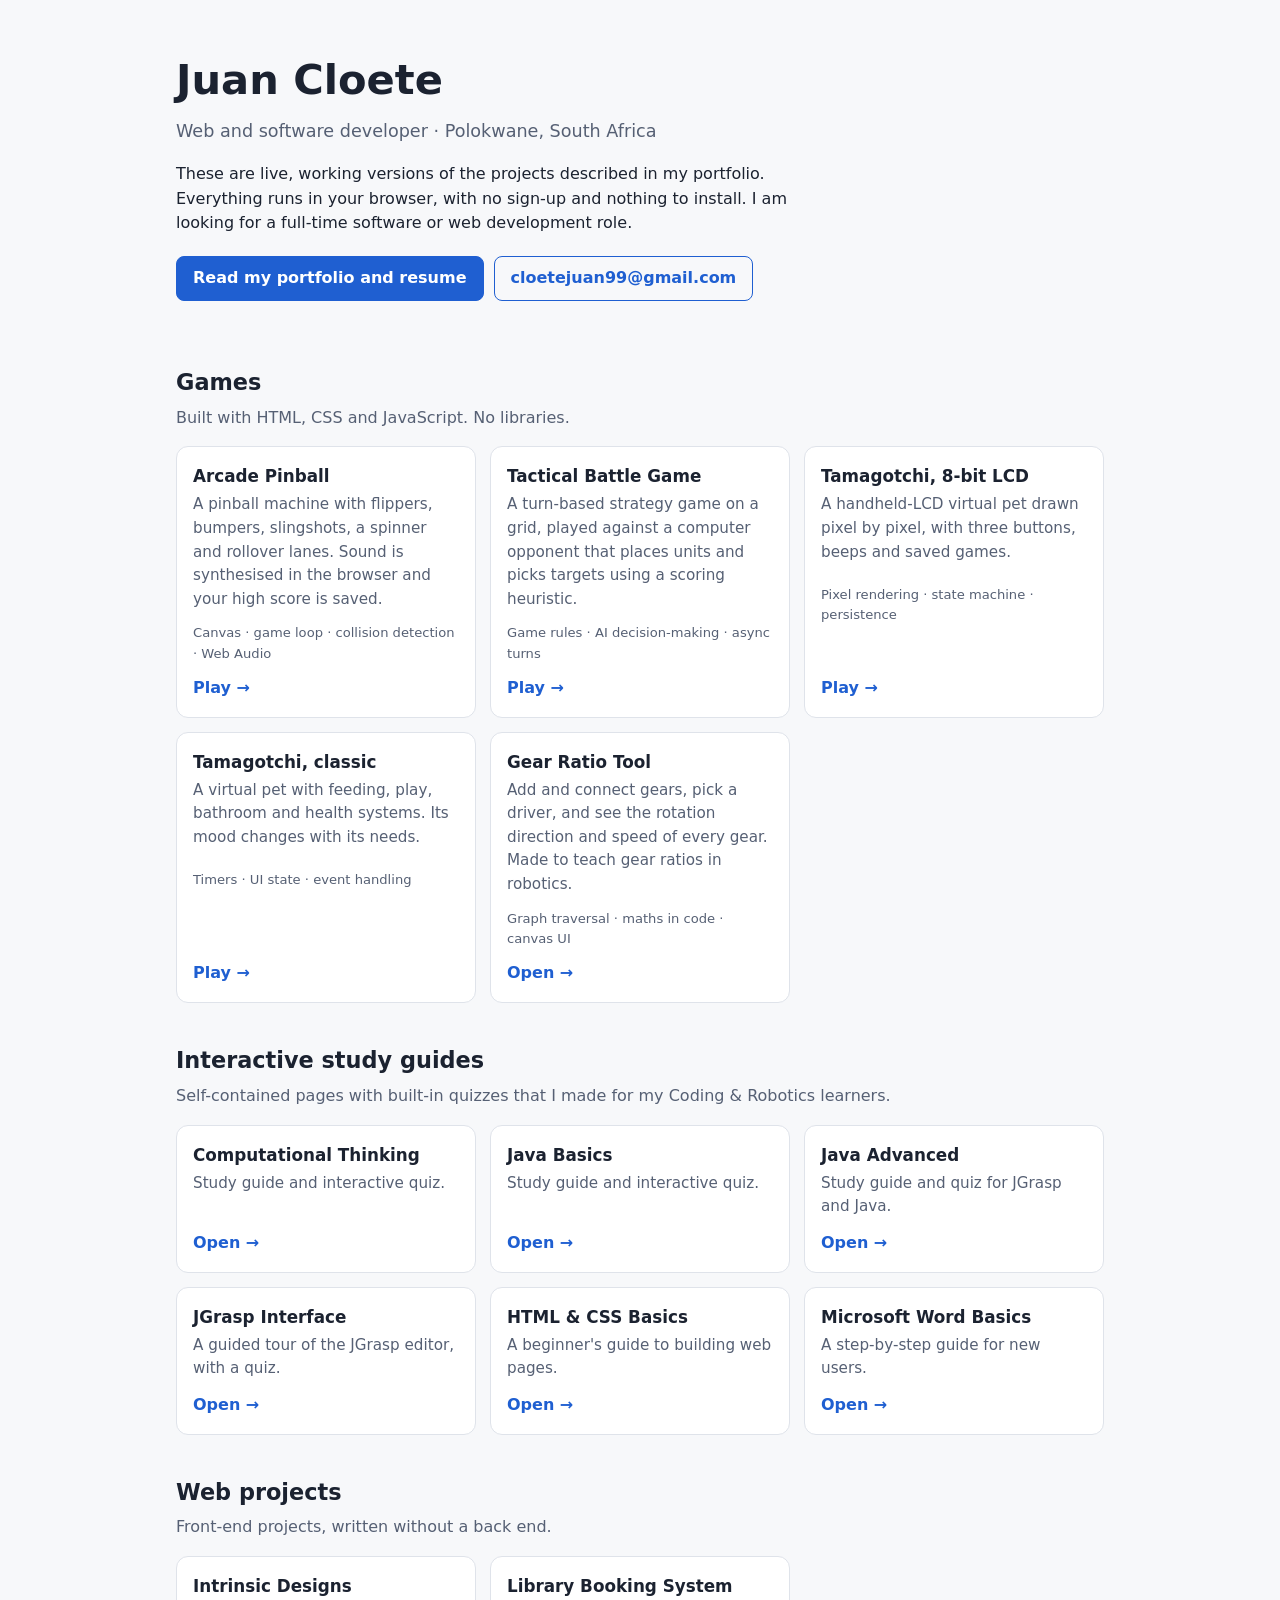
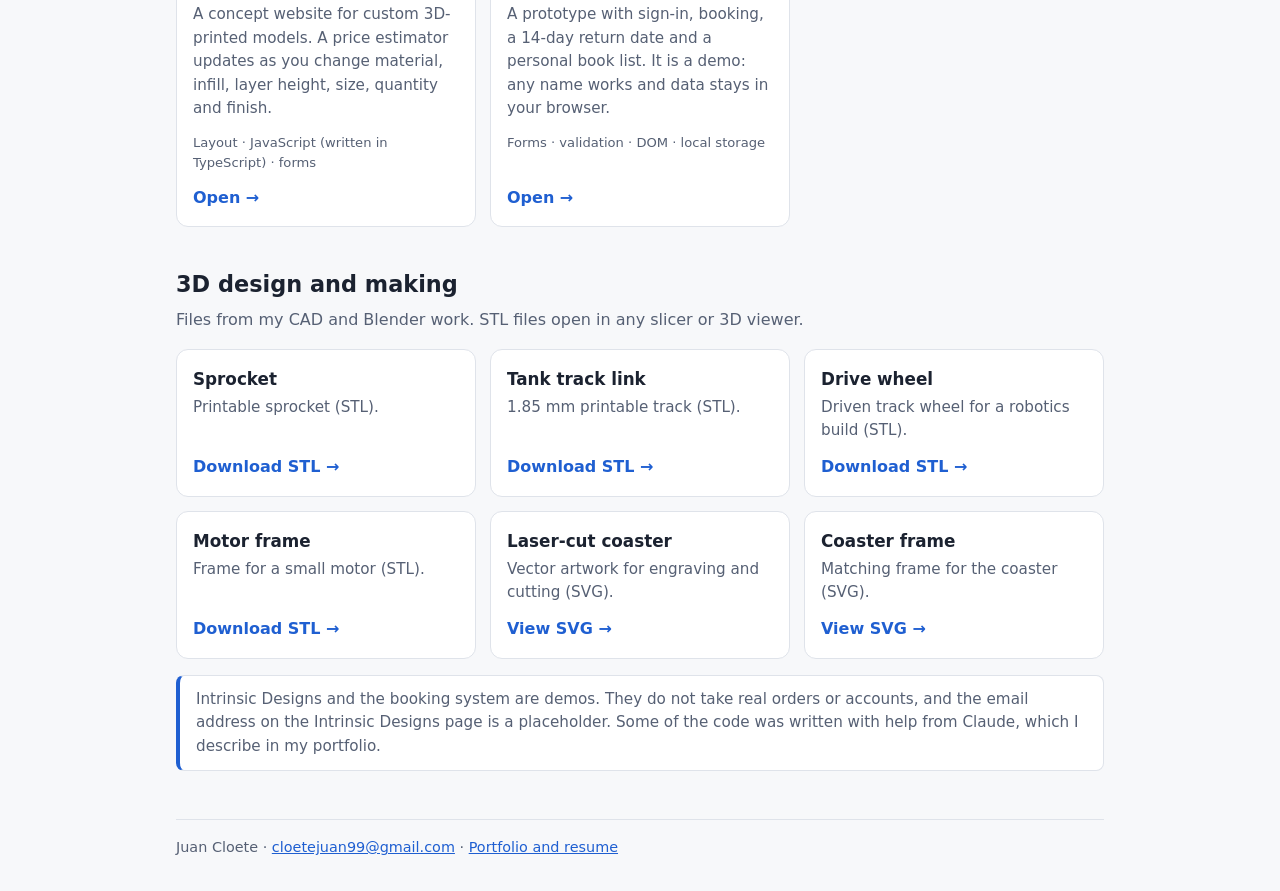
<file: index.html>
<!DOCTYPE html>
<html lang="en">
<head>
<meta charset="UTF-8">
<meta name="viewport" content="width=device-width, initial-scale=1">
<title>Juan Cloete | Project Showcase</title>
<meta name="description" content="Live demos of web projects, games, study guides and 3D designs by Juan Cloete.">
<style>
  :root {
    --bg: #f7f8fa; --card: #ffffff; --text: #1b2230; --muted: #566074;
    --line: #dfe3ea; --accent: #1f5fd1; --accent-ink: #ffffff;
  }
  @media (prefers-color-scheme: dark) {
    :root {
      --bg: #12161d; --card: #1a202a; --text: #e8ecf3; --muted: #9aa5b8;
      --line: #2b3342; --accent: #6ea2ff; --accent-ink: #0c1018;
    }
  }
  * { box-sizing: border-box; }
  body { margin: 0; font: 16px/1.55 system-ui, -apple-system, "Segoe UI", Roboto, sans-serif; background: var(--bg); color: var(--text); }
  .wrap { max-width: 960px; margin: 0 auto; padding: 0 16px; }
  header { padding: 48px 0 24px; }
  h1 { font-size: clamp(1.8rem, 5vw, 2.6rem); margin: 0 0 6px; }
  .tag { color: var(--muted); margin: 0 0 16px; font-size: 1.1rem; }
  .lead { max-width: 62ch; margin: 0 0 20px; }
  .btns { display: flex; flex-wrap: wrap; gap: 10px; }
  .btn { display: inline-block; padding: 9px 16px; border-radius: 8px; border: 1px solid var(--accent); color: var(--accent); text-decoration: none; font-weight: 600; }
  .btn.primary { background: var(--accent); color: var(--accent-ink); }
  .btn:hover, .btn:focus-visible { filter: brightness(1.1); }
  h2 { margin: 40px 0 6px; font-size: 1.4rem; }
  .sub { color: var(--muted); margin: 0 0 16px; }
  .grid { display: grid; gap: 14px; grid-template-columns: repeat(auto-fill, minmax(260px, 1fr)); }
  .card { background: var(--card); border: 1px solid var(--line); border-radius: 12px; padding: 16px; display: flex; flex-direction: column; }
  .card h3 { margin: 0 0 4px; font-size: 1.05rem; }
  .card p { margin: 0 0 12px; color: var(--muted); font-size: 0.95rem; flex: 1; }
  .card .skills { font-size: 0.82rem; color: var(--muted); margin: 0 0 12px; }
  .card a.open { color: var(--accent); font-weight: 600; text-decoration: none; }
  .card a.open:hover { text-decoration: underline; }
  .note { background: var(--card); border: 1px solid var(--line); border-left: 4px solid var(--accent); border-radius: 8px; padding: 12px 16px; margin-top: 16px; color: var(--muted); font-size: 0.95rem; }
  footer { margin: 48px 0 32px; padding-top: 16px; border-top: 1px solid var(--line); color: var(--muted); font-size: 0.9rem; }
  footer a { color: var(--accent); }
</style>
</head>
<body>
<div class="wrap">
  <header>
    <h1>Juan Cloete</h1>
    <p class="tag">Web and software developer · Polokwane, South Africa</p>
    <p class="lead">These are live, working versions of the projects described in my portfolio. Everything runs in your browser, with no sign-up and nothing to install. I am looking for a full-time software or web development role.</p>
    <div class="btns">
      <a class="btn primary" href="https://share.jotbird.com/sunny-mighty-javelina">Read my portfolio and resume</a>
      <a class="btn" href="mailto:cloetejuan99@gmail.com">cloetejuan99@gmail.com</a>
    </div>
  </header>

  <main>
    <h2>Games</h2>
    <p class="sub">Built with HTML, CSS and JavaScript. No libraries.</p>
    <div class="grid">
      <article class="card">
        <h3>Arcade Pinball</h3>
        <p>A pinball machine with flippers, bumpers, slingshots, a spinner and rollover lanes. Sound is synthesised in the browser and your high score is saved.</p>
        <p class="skills">Canvas · game loop · collision detection · Web Audio</p>
        <a class="open" href="games/pinball.html">Play →</a>
      </article>
      <article class="card">
        <h3>Tactical Battle Game</h3>
        <p>A turn-based strategy game on a grid, played against a computer opponent that places units and picks targets using a scoring heuristic.</p>
        <p class="skills">Game rules · AI decision-making · async turns</p>
        <a class="open" href="games/battle-game.html">Play →</a>
      </article>
      <article class="card">
        <h3>Tamagotchi, 8-bit LCD</h3>
        <p>A handheld-LCD virtual pet drawn pixel by pixel, with three buttons, beeps and saved games.</p>
        <p class="skills">Pixel rendering · state machine · persistence</p>
        <a class="open" href="games/tamagotchi-8bit.html">Play →</a>
      </article>
      <article class="card">
        <h3>Tamagotchi, classic</h3>
        <p>A virtual pet with feeding, play, bathroom and health systems. Its mood changes with its needs.</p>
        <p class="skills">Timers · UI state · event handling</p>
        <a class="open" href="games/tamagotchi.html">Play →</a>
      </article>
      <article class="card">
        <h3>Gear Ratio Tool</h3>
        <p>Add and connect gears, pick a driver, and see the rotation direction and speed of every gear. Made to teach gear ratios in robotics.</p>
        <p class="skills">Graph traversal · maths in code · canvas UI</p>
        <a class="open" href="games/gear-ratios.html">Open →</a>
      </article>
    </div>

    <h2>Interactive study guides</h2>
    <p class="sub">Self-contained pages with built-in quizzes that I made for my Coding &amp; Robotics learners.</p>
    <div class="grid">
      <article class="card"><h3>Computational Thinking</h3><p>Study guide and interactive quiz.</p><a class="open" href="study-guides/computational-thinking.html">Open →</a></article>
      <article class="card"><h3>Java Basics</h3><p>Study guide and interactive quiz.</p><a class="open" href="study-guides/java-basics.html">Open →</a></article>
      <article class="card"><h3>Java Advanced</h3><p>Study guide and quiz for JGrasp and Java.</p><a class="open" href="study-guides/java-advanced.html">Open →</a></article>
      <article class="card"><h3>JGrasp Interface</h3><p>A guided tour of the JGrasp editor, with a quiz.</p><a class="open" href="study-guides/jgrasp-interface.html">Open →</a></article>
      <article class="card"><h3>HTML &amp; CSS Basics</h3><p>A beginner's guide to building web pages.</p><a class="open" href="study-guides/html-css-basics.html">Open →</a></article>
      <article class="card"><h3>Microsoft Word Basics</h3><p>A step-by-step guide for new users.</p><a class="open" href="study-guides/ms-word-basics.html">Open →</a></article>
    </div>

    <h2>Web projects</h2>
    <p class="sub">Front-end projects, written without a back end.</p>
    <div class="grid">
      <article class="card">
        <h3>Intrinsic Designs</h3>
        <p>A concept website for custom 3D-printed models. A price estimator updates as you change material, infill, layer height, size, quantity and finish.</p>
        <p class="skills">Layout · JavaScript (written in TypeScript) · forms</p>
        <a class="open" href="intrinsic-designs/index.html">Open →</a>
      </article>
      <article class="card">
        <h3>Library Booking System</h3>
        <p>A prototype with sign-in, booking, a 14-day return date and a personal book list. It is a demo: any name works and data stays in your browser.</p>
        <p class="skills">Forms · validation · DOM · local storage</p>
        <a class="open" href="booking-system/index.html">Open →</a>
      </article>
    </div>

    <h2>3D design and making</h2>
    <p class="sub">Files from my CAD and Blender work. STL files open in any slicer or 3D viewer.</p>
    <div class="grid">
      <article class="card"><h3>Sprocket</h3><p>Printable sprocket (STL).</p><a class="open" href="making/Sprocket.stl" download>Download STL →</a></article>
      <article class="card"><h3>Tank track link</h3><p>1.85 mm printable track (STL).</p><a class="open" href="making/TankTrack1.85mm.stl" download>Download STL →</a></article>
      <article class="card"><h3>Drive wheel</h3><p>Driven track wheel for a robotics build (STL).</p><a class="open" href="making/track_wheel_driven.stl" download>Download STL →</a></article>
      <article class="card"><h3>Motor frame</h3><p>Frame for a small motor (STL).</p><a class="open" href="making/motorframe.stl" download>Download STL →</a></article>
      <article class="card"><h3>Laser-cut coaster</h3><p>Vector artwork for engraving and cutting (SVG).</p><a class="open" href="making/Coaster1.svg">View SVG →</a></article>
      <article class="card"><h3>Coaster frame</h3><p>Matching frame for the coaster (SVG).</p><a class="open" href="making/CoasterFrame.svg">View SVG →</a></article>
    </div>

    <div class="note">Intrinsic Designs and the booking system are demos. They do not take real orders or accounts, and the email address on the Intrinsic Designs page is a placeholder. Some of the code was written with help from Claude, which I describe in my portfolio.</div>
  </main>

  <footer>
    Juan Cloete · <a href="mailto:cloetejuan99@gmail.com">cloetejuan99@gmail.com</a> · <a href="https://share.jotbird.com/sunny-mighty-javelina">Portfolio and resume</a>
  </footer>
</div>
</body>
</html>
</file>
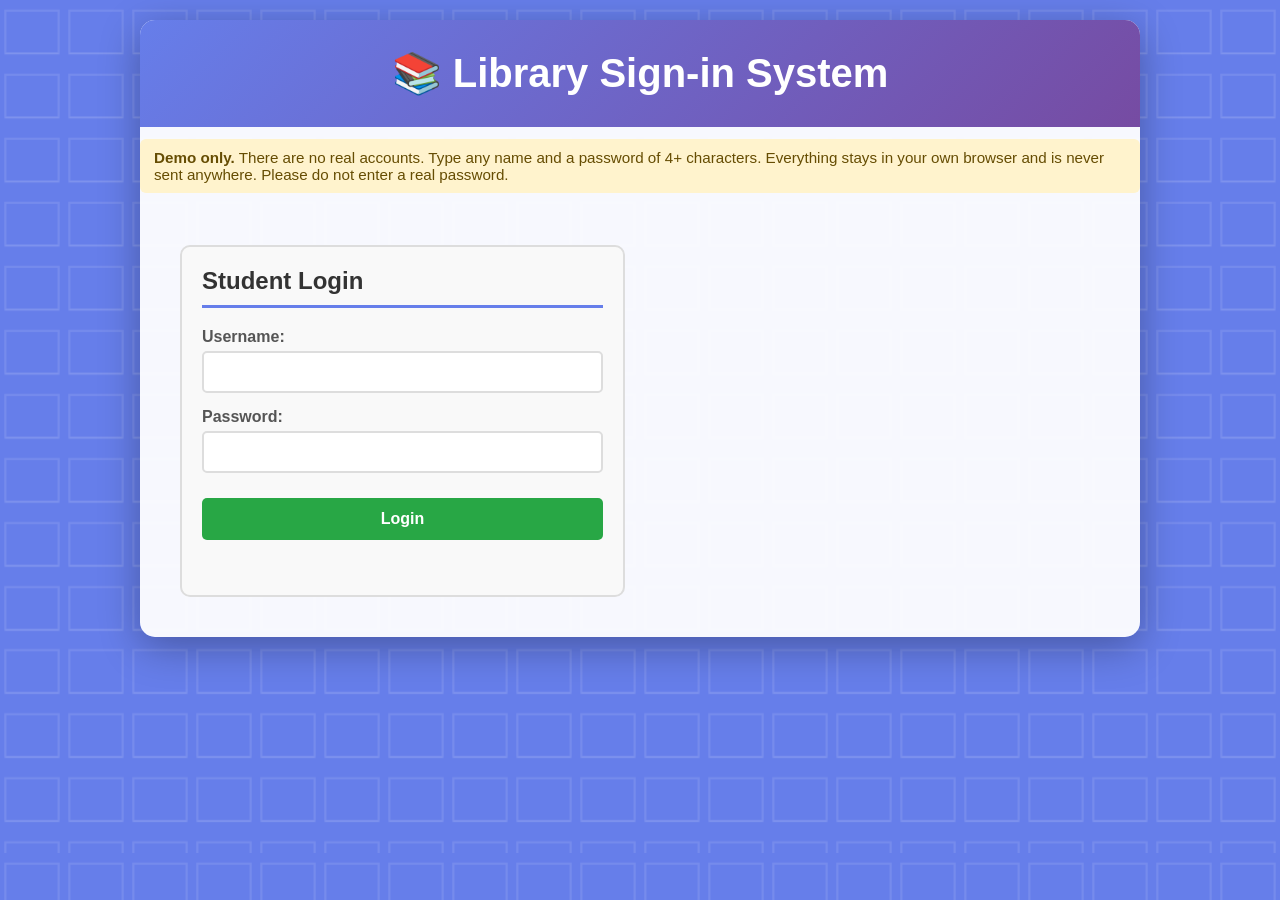
<file: booking-system/index.html>
<!DOCTYPE html>
<html lang="en">
<head>
    <meta charset="UTF-8">
    <meta name="viewport" content="width=device-width, initial-scale=1.0">
    <title>Library Sign-in System</title>
    <link rel="stylesheet" href="styles.css">
</head>
<body>
    <div class="container">
        <!-- Header -->
        <header>
            <h1>📚 Library Sign-in System</h1>
        </header>
        <p style="background:#fff3cd;color:#664d03;padding:10px 14px;border-radius:6px;margin:12px 0;">
            <strong>Demo only.</strong> There are no real accounts. Type any name and a password of 4+ characters. Everything stays in your own browser and is never sent anywhere. Please do not enter a real password.
        </p>

        <!-- Main Content -->
        <main>
            <!-- LEFT SIDE: Student Login Section -->
            <section class="login-section">
                <h2>Student Login</h2>
                <form id="loginForm">
                    <div class="form-group">
                        <label for="username">Username:</label>
                        <input type="text" id="username" name="username" required>
                    </div>

                    <div class="form-group">
                        <label for="password">Password:</label>
                        <input type="password" id="password" name="password" required>
                    </div>

                    <button type="submit" id="loginBtn" class="btn-login">Login</button>
                </form>
                <p id="loginMessage"></p>
            </section>

            <!-- RIGHT SIDE: Booking Section (Hidden until login) -->
            <section class="booking-section" id="bookingSection" style="display:none;">
                <h2>Book a Title</h2>
                <form id="bookingForm">
                    <div class="form-group">
                        <label for="bookTitle">Title/Book Number:</label>
                        <input type="text" id="bookTitle" name="bookTitle" placeholder="Enter book title or ID" required>
                    </div>

                    <button type="submit" id="bookOutBtn" class="btn-book-out">Book-out</button>
                </form>
                <p id="bookingMessage"></p>
            </section>
        </main>

        <!-- Personal Collection (Hidden until login) -->
        <section class="personal-collection" id="personalCollection" style="display:none;">
            <h2>Personal Collection</h2>
            <p>Books currently booked-out by <strong id="studentName"></strong>:</p>
            <table id="booksTable">
                <thead>
                    <tr>
                        <th>Book Title/ID</th>
                        <th>Date Booked</th>
                        <th>Return Date</th>
                        <th>Action</th>
                    </tr>
                </thead>
                <tbody id="tableBody">
                    <!-- Data will be inserted here by JavaScript -->
                </tbody>
            </table>
            <button id="logoutBtn" class="btn-logout">Logout</button>
        </section>
    </div>

    <!-- Link to external JavaScript files -->
    <script src="login.js"></script>
    <script src="booking.js"></script>
</body>
</html>
</file>
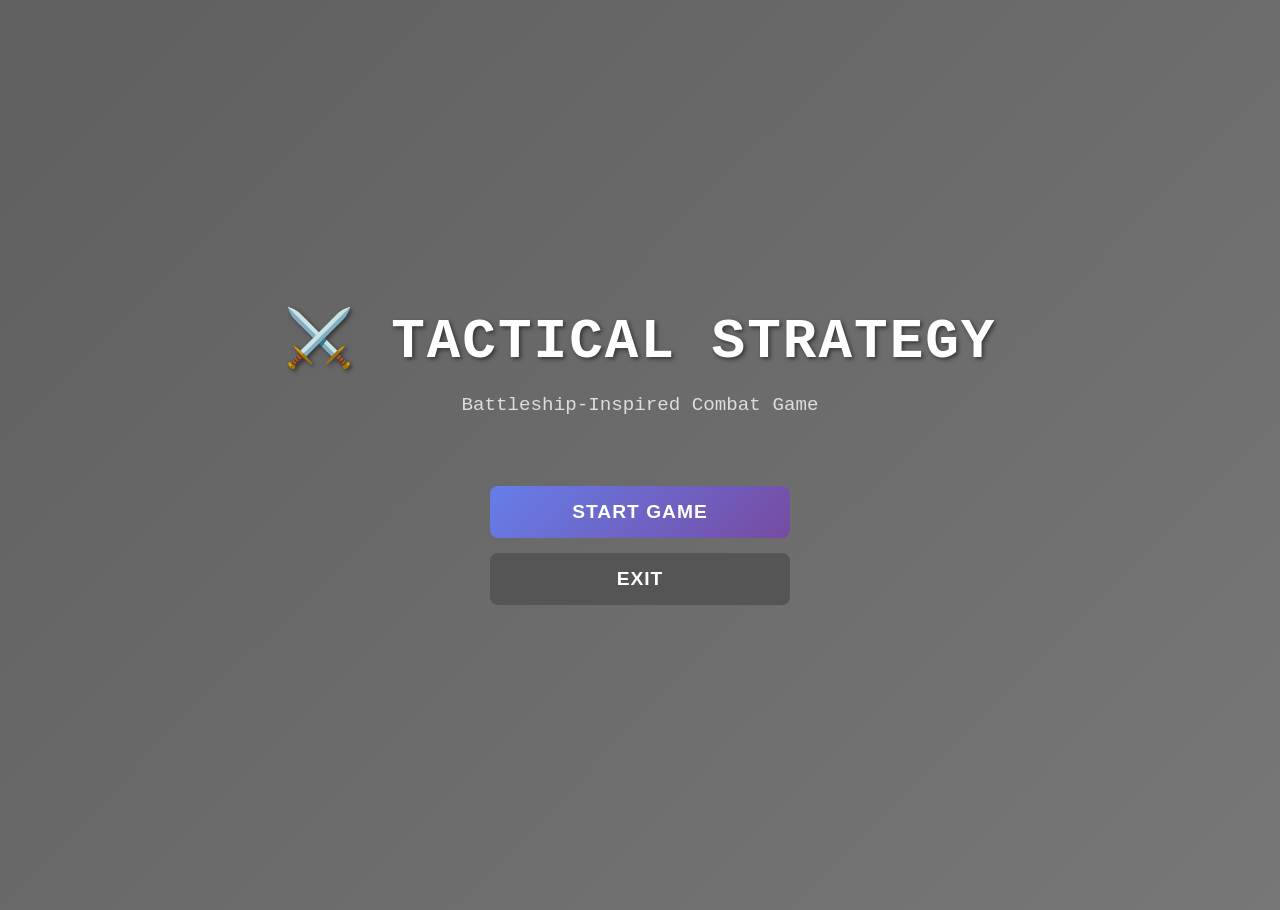
<file: games/battle-game.html>
<!DOCTYPE html>
<html lang="en">
<head>
  <meta charset="UTF-8" />
  <meta name="viewport" content="width=device-width, initial-scale=1.0" />
  <title>Battleship Tactical Strategy Game</title>
  <style>
    * {
      margin: 0;
      padding: 0;
      box-sizing: border-box;
    }

    body {
      font-family: 'Courier New', monospace;
      background: linear-gradient(135deg, #5f5f5f 0%, #777777 100%);
      min-height: 100vh;
      padding: 5px;
      color: white;
    }

    .container {
      width: 100%;
      max-width: 100%;
      min-height: 100vh;
      display: flex;
      flex-direction: column;
    }

    .main-menu,
    .gamemode-selection {
      display: none;
      flex-direction: column;
      justify-content: center;
      align-items: center;
      min-height: 100vh;
      text-align: center;
      gap: 30px;
    }

    .main-menu.active,
    .gamemode-selection.active,
    .game-screen.active {
      display: flex;
    }

    .menu-title {
      font-size: 3.5em;
      font-weight: bold;
      color: #fff;
      text-shadow: 2px 2px 4px rgba(0, 0, 0, 0.5);
      margin-bottom: 20px;
      letter-spacing: 2px;
    }

    .menu-subtitle {
      font-size: 1.2em;
      color: #ddd;
      margin-bottom: 40px;
    }

    .menu-buttons {
      display: flex;
      flex-direction: column;
      gap: 15px;
      min-width: 300px;
    }

    .menu-btn {
      padding: 15px 40px;
      font-size: 1.2em;
      font-weight: bold;
      border: none;
      border-radius: 8px;
      cursor: pointer;
      transition: all 0.3s ease;
      text-transform: uppercase;
      letter-spacing: 1px;
    }

    .menu-btn-primary {
      background: linear-gradient(135deg, #667eea 0%, #764ba2 100%);
      color: white;
    }

    .menu-btn-primary:hover {
      transform: translateY(-3px);
      box-shadow: 0 10px 20px rgba(102, 126, 234, 0.4);
    }

    .menu-btn-exit {
      background: #555;
      color: white;
    }

    .menu-btn-exit:hover {
      background: #777;
      transform: translateY(-3px);
    }

    .gamemode-title {
      font-size: 2.5em;
      color: #fff;
      text-shadow: 2px 2px 4px rgba(0, 0, 0, 0.5);
    }

    .gamemode-buttons {
      display: flex;
      flex-direction: column;
      gap: 20px;
      min-width: 350px;
    }

    .gamemode-card {
      background: rgba(255, 255, 255, 0.1);
      border: 2px solid rgba(255, 255, 255, 0.3);
      border-radius: 10px;
      padding: 20px;
      cursor: pointer;
      transition: all 0.3s ease;
      backdrop-filter: blur(10px);
    }

    .ai-mode-card {
      border: 1px solid rgba(255, 193, 7, 0.45);
      box-shadow: 0 0 18px rgba(255, 193, 7, 0.08);
    }

    .ai-mode-card::after {
      content: 'AI OPPONENT';
      display: block;
      margin-top: 10px;
      font-size: 0.72rem;
      letter-spacing: 0.12em;
      opacity: 0.7;
    }

    .gamemode-card:hover {
      background: rgba(255, 255, 255, 0.2);
      border-color: rgba(255, 255, 255, 0.6);
      transform: translateY(-5px);
    }

    .gamemode-card h3 {
      color: #fff;
      font-size: 1.5em;
      margin-bottom: 10px;
    }

    .gamemode-card p {
      color: #ddd;
      font-size: 0.9em;
      margin-top: 4px;
    }

    .game-screen {
      display: none;
      flex-direction: column;
      gap: 8px;
      width: 100%;
      min-height: 100vh;
      padding: 4px;
    }

    .game-header {
      display: flex;
      justify-content: space-between;
      align-items: center;
      background: rgba(0, 0, 0, 0.32);
      padding: 6px 10px;
      border-radius: 4px;
      color: white;
      flex-wrap: wrap;
      gap: 10px;
      flex-shrink: 0;
      font-size: 0.75em;
      min-height: 30px;
    }

    .game-title {
      font-size: 1em;
      font-weight: bold;
      white-space: nowrap;
    }

    .game-info {
      display: flex;
      gap: 12px;
      flex-wrap: wrap;
      align-items: center;
    }

    .header-actions {
      display: flex;
      gap: 8px;
      align-items: center;
      flex-wrap: wrap;
    }

    .back-to-menu-btn,
    .rotate-btn,
    .end-turn-btn,
    .confirm-btn,
    .toggle-visibility-btn,
    .action-mode-btn,
    .cancel-action-btn {
      padding: 4px 10px;
      color: white;
      border: none;
      border-radius: 3px;
      cursor: pointer;
      font-weight: bold;
      transition: all 0.3s ease;
      font-size: 0.8em;
      white-space: nowrap;
    }

    .back-to-menu-btn {
      background: #f5576c;
    }

    .back-to-menu-btn:hover {
      background: #d63447;
      transform: translateY(-1px);
    }

    .rotate-btn {
      background: #ff9800;
    }

    .rotate-btn:hover {
      background: #e68900;
    }

    .end-turn-btn {
      background: #43a047;
    }

    .end-turn-btn:hover {
      background: #2e7d32;
    }

    .confirm-btn {
      background: #6a5acd;
    }

    .confirm-btn:hover {
      background: #5946c4;
    }

    .toggle-visibility-btn {
      background: #546e7a;
    }

    .toggle-visibility-btn:hover {
      background: #455a64;
    }

    .action-mode-btn {
      background: #00897b;
    }

    .action-mode-btn:hover {
      background: #00796b;
    }

    .cancel-action-btn {
      background: #8d6e63;
    }

    .cancel-action-btn:hover {
      background: #795548;
    }

    .action-mode-btn.active {
      outline: 1px solid #fff;
      background: #00a693;
    }

    .rotate-btn:disabled,
    .confirm-btn:disabled,
    .toggle-visibility-btn:disabled,
    .end-turn-btn:disabled,
    .menu-btn:disabled,
    .action-mode-btn:disabled,
    .cancel-action-btn:disabled {
      opacity: 0.45;
      cursor: not-allowed;
      transform: none !important;
      box-shadow: none !important;
      filter: grayscale(0.25);
    }

    .phase-bar {
      background: rgba(0, 0, 0, 0.25);
      color: #fff;
      border-radius: 4px;
      padding: 6px 8px;
      font-size: 0.72em;
      display: flex;
      gap: 10px;
      flex-wrap: wrap;
    }

    .phase-pill {
      background: rgba(255, 255, 255, 0.08);
      border: 1px solid rgba(255, 255, 255, 0.15);
      border-radius: 999px;
      padding: 4px 8px;
    }

    .board-score-strip {
      display: grid;
      grid-template-columns: 1fr auto 1fr;
      gap: 8px;
      align-items: center;
      width: 100%;
    }

    .side-score-box {
      display: flex;
      align-items: center;
      justify-content: center;
      gap: 14px;
      padding: 8px 12px;
      border-radius: 4px;
      font-size: 0.78em;
      font-weight: bold;
      background: rgba(0, 0, 0, 0.28);
      min-height: 38px;
      flex-wrap: wrap;
    }

    .side-score-box.red {
      border: 2px solid rgba(200, 50, 50, 0.5);
      color: #ffd0d0;
    }

    .side-score-box.blue {
      border: 2px solid rgba(50, 100, 200, 0.5);
      color: #d5e4ff;
    }

    .center-score-box {
      padding: 8px 12px;
      border-radius: 4px;
      background: rgba(0, 0, 0, 0.28);
      border: 2px solid rgba(255, 255, 255, 0.15);
      font-size: 0.75em;
      text-align: center;
      min-height: 38px;
      display: flex;
      align-items: center;
      justify-content: center;
      white-space: nowrap;
    }

    .score-label {
      color: #bbb;
      text-transform: uppercase;
      letter-spacing: 0.5px;
    }

    .score-value {
      color: #4a9eff;
    }

    .board-wrap-stack {
      display: flex;
      flex-direction: column;
      gap: 6px;
      width: 100%;
    }

    .game-board-container {
      display: flex;
      justify-content: center;
      align-items: flex-start;
      overflow-x: auto;
      overflow-y: visible;
      background: rgba(0, 0, 0, 0.45);
      border-radius: 4px;
      padding: 8px 4px;
      width: 100%;
    }

    .board-wrapper {
      display: grid;
      grid-template-columns: auto 1fr auto;
      grid-template-rows: auto 1fr;
      gap: 0;
      align-items: start;
      justify-items: start;
      min-width: fit-content;
    }

    .column-labels-spacer {
      width: 28px;
      height: 16px;
    }

    .column-labels {
      display: flex;
      gap: 0;
      justify-content: flex-start;
    }

    .column-label {
      width: 16px;
      height: 16px;
      display: flex;
      justify-content: center;
      align-items: center;
      font-weight: bold;
      color: #d0d0d0;
      font-size: 0.6em;
      flex-shrink: 0;
    }

    .row-labels,
    .row-labels-right {
      display: flex;
      flex-direction: column;
      gap: 0;
    }

    .row-label,
    .row-label-right {
      width: 28px;
      height: 16px;
      display: flex;
      justify-content: center;
      align-items: center;
      font-weight: bold;
      color: #d0d0d0;
      font-size: 0.55em;
      flex-shrink: 0;
    }

    .row-label-right {
      margin-left: 2px;
    }

    .game-board {
      display: flex;
      flex-direction: column;
      background: #202020;
      border: 2px solid #444;
      border-radius: 2px;
      gap: 0;
      min-width: fit-content;
    }

    .board-row {
      display: flex;
      gap: 0;
    }

    .board-tile {
      width: 16px;
      height: 16px;
      border: 0.5px solid #353535;
      display: flex;
      justify-content: center;
      align-items: center;
      font-size: 0.42em;
      color: #ddd;
      background: #121212;
      position: relative;
      cursor: pointer;
      transition: all 0.15s ease;
      flex-shrink: 0;
      user-select: none;
    }

    .board-tile:hover {
      filter: brightness(1.1);
    }

    .board-tile.red-side {
      background: rgba(200, 50, 50, 0.18);
    }

    .board-tile.dmz {
      background: rgba(140, 140, 140, 0.22);
      border: 1px solid #ff3333;
    }

    .board-tile.blue-side {
      background: rgba(50, 100, 200, 0.18);
    }

    .board-tile.selected {
      outline: 1px solid #fff;
      outline-offset: -1px;
    }

    .board-tile.red-selected {
      background: rgba(200, 50, 50, 0.6) !important;
      border-color: #fff !important;
    }

    .board-tile.dmz-selected {
      background: rgba(200, 200, 50, 0.5) !important;
      border-color: #fff !important;
    }

    .board-tile.blue-selected {
      background: rgba(50, 100, 200, 0.6) !important;
      border-color: #fff !important;
    }

    .board-tile.preview-valid {
      box-shadow: inset 0 0 0 1px #7cff7c;
      background: rgba(124, 255, 124, 0.25) !important;
    }

    .board-tile.preview-invalid {
      box-shadow: inset 0 0 0 1px #ff6b6b;
      background: rgba(255, 107, 107, 0.25) !important;
    }

    .board-tile.move-source {
      box-shadow: inset 0 0 0 1px #ffd54f;
      background: rgba(255, 213, 79, 0.28) !important;
    }

    .board-tile.attack-source {
      box-shadow: inset 0 0 0 1px #ff8a65;
      background: rgba(255, 138, 101, 0.30) !important;
    }

    .board-tile.attack-target-valid {
      box-shadow: inset 0 0 0 1px #66ffcc;
      background: rgba(102, 255, 204, 0.18) !important;
    }

    .board-tile.attack-target-invalid {
      box-shadow: inset 0 0 0 1px #ef5350;
      background: rgba(239, 83, 80, 0.16) !important;
    }

    .board-tile.discovered-red {
      box-shadow: inset 0 0 0 1px rgba(255, 120, 120, 0.35);
    }

    .board-tile.discovered-blue {
      box-shadow: inset 0 0 0 1px rgba(120, 170, 255, 0.35);
    }

    .board-tile.move-valid {
      box-shadow: inset 0 0 0 1px #4fc3f7;
      background: rgba(79, 195, 247, 0.25) !important;
    }

    .board-tile.move-invalid {
      box-shadow: inset 0 0 0 1px #ef5350;
      background: rgba(239, 83, 80, 0.20) !important;
    }

    .board-tile.occupied-red {
      background: rgba(220, 70, 70, 0.9) !important;
      color: white;
      font-weight: bold;
    }

    .board-tile.occupied-blue {
      background: rgba(70, 120, 220, 0.9) !important;
      color: white;
      font-weight: bold;
    }

    /*
     * Hidden enemies have no visual footprint. In AI mode the
     * renderer normally does not add this class at all, but keeping
     * this rule neutral prevents any accidental unit silhouette.
     */
    .board-tile.hidden-enemy {
      color: transparent !important;
    }

    .board-tile.anchor-tile {
      outline: 1px solid #fff;
      outline-offset: -1px;
    }

    .tile-cost-badge {
      position: absolute;
      bottom: 0;
      right: 1px;
      font-size: 0.34em;
      line-height: 1;
      color: #ffe082;
      text-shadow: 1px 1px 2px rgba(0,0,0,0.8);
      pointer-events: none;
    }

    .game-info-panel {
      background: rgba(0, 0, 0, 0.3);
      padding: 6px 10px;
      border-radius: 4px;
      color: white;
      display: flex;
      gap: 15px;
      flex-wrap: wrap;
      flex-shrink: 0;
      font-size: 0.75em;
      min-height: 25px;
    }

    .panel-section {
      display: flex;
      gap: 6px;
      align-items: center;
      white-space: nowrap;
    }

    .panel-section h4 {
      font-size: 0.75em;
      text-transform: uppercase;
      letter-spacing: 0.5px;
      color: #c0c0c0;
    }

    .panel-value {
      font-size: 0.95em;
      font-weight: bold;
      color: #4a9eff;
    }

    .panel-value.selected-unit {
      color: #ffd54f;
    }

    .status-error {
      color: #ff8a80 !important;
    }

    .units-panel {
      display: flex;
      gap: 8px;
      min-height: 140px;
      margin-top: 8px;
      align-items: flex-start;
    }

    .player-units-table {
      flex: 1;
      display: flex;
      flex-direction: column;
      background: rgba(0, 0, 0, 0.3);
      border-radius: 4px;
      overflow: hidden;
      min-height: 180px;
    }

    .player-units-table.red {
      border: 2px solid rgba(200, 50, 50, 0.5);
    }

    .player-units-table.blue {
      border: 2px solid rgba(50, 100, 200, 0.5);
    }

    .table-header {
      padding: 6px 8px;
      font-weight: bold;
      font-size: 0.8em;
      text-transform: uppercase;
      letter-spacing: 0.5px;
      border-bottom: 1px solid rgba(255, 255, 255, 0.2);
      flex-shrink: 0;
    }

    .table-header.red {
      background: rgba(200, 50, 50, 0.3);
      color: #ffcccc;
    }

    .table-header.blue {
      background: rgba(50, 100, 200, 0.3);
      color: #ccddff;
    }

    .table-content {
      max-height: 280px;
      overflow-y: auto;
      padding: 4px;
    }

    .table-legend,
    .unit-row {
      display: grid;
      grid-template-columns: 2.2fr 0.9fr 1fr 0.9fr 0.9fr 1fr 1fr;
      column-gap: 10px;
      align-items: center;
    }

    .unit-row {
      padding: 5px 6px;
      margin-bottom: 2px;
      background: rgba(0, 0, 0, 0.2);
      border-radius: 2px;
      cursor: pointer;
      transition: all 0.2s ease;
      font-size: 0.68em;
      color: white;
    }

    .unit-row:hover {
      background: rgba(255, 255, 255, 0.1);
    }

    .unit-row.selected {
      outline: 1px solid #ffd54f;
      background: rgba(255, 213, 79, 0.12);
    }

    .unit-row.disabled {
      opacity: 0.45;
      cursor: not-allowed;
    }

    .unit-name {
      font-weight: bold;
      text-align: left;
    }

    .unit-stat,
    .unit-cost {
      text-align: center;
      white-space: nowrap;
    }

    .unit-cost {
      color: #ffeb3b;
      font-weight: bold;
    }

    .unit-size { color: #90caf9; }
    .unit-health { color: #ef9a9a; }
    .unit-damage { color: #a5d6a7; }
    .unit-range { color: #80cbc4; }
    .unit-rate { color: #ce93d8; }

    .table-legend {
      padding: 5px 6px;
      font-size: 0.62em;
      color: #d0d0d0;
      border-bottom: 1px solid rgba(255, 255, 255, 0.1);
      background: rgba(255, 255, 255, 0.03);
      text-transform: uppercase;
    }

    .legend-center {
      text-align: center;
    }

    @media (max-width: 1200px) {
      .table-legend,
      .unit-row {
        grid-template-columns: 2fr 1fr 1fr 1fr 1fr;
      }

      .unit-rate,
      .unit-health,
      .legend-rate,
      .legend-health {
        display: none;
      }
    }

    @media (max-width: 1000px) {
      .unit-range,
      .legend-range {
        display: none;
      }
    }

    @media (max-width: 900px) {
      .units-panel {
        flex-direction: column;
      }

      .board-score-strip {
        grid-template-columns: 1fr;
      }
    }

    /* ============================================================
       LONG-RANGE ATTACK / COIN FLIP
       ============================================================ */

    .board-tile.attack-target-long-range {
      box-shadow: inset 0 0 0 2px #ffb74d;
      background: rgba(255, 183, 77, 0.22) !important;
    }

    /* ============================================================
       ATTACK IMPACT / COMBAT FEEDBACK
       ============================================================ */

    .attack-impact-marker {
      position: absolute;
      inset: 0;
      z-index: 30;
      display: flex;
      align-items: center;
      justify-content: center;
      pointer-events: none;
      font-family: Georgia, serif;
      font-weight: 900;
      font-size: clamp(12px, 1.2vw, 22px);
      letter-spacing: 1px;
      text-shadow: 0 2px 5px rgba(0, 0, 0, 0.9);
      animation: attackImpact 1.05s ease-out forwards;
    }

    .attack-impact-marker.hit {
      color: #ff5252;
    }

    .attack-impact-marker.miss {
      color: #f5f5f5;
    }

    .attack-impact-marker.destroyed {
      color: #ffb74d;
      font-size: clamp(11px, 1vw, 18px);
    }

    .attack-impact-ring {
      position: absolute;
      width: 55%;
      height: 55%;
      border: 3px solid currentColor;
      border-radius: 50%;
      opacity: 0.95;
      animation: attackImpactRing 0.75s ease-out forwards;
    }

    @keyframes attackImpact {
      0% {
        opacity: 0;
        transform: scale(0.45);
      }
      18% {
        opacity: 1;
        transform: scale(1.12);
      }
      100% {
        opacity: 0;
        transform: scale(1.0);
      }
    }

    @keyframes attackImpactRing {
      0% {
        opacity: 0.95;
        transform: scale(0.35);
      }
      100% {
        opacity: 0;
        transform: scale(1.8);
      }
    }

    .board-tile.attack-hit-flash {
      animation: attackTileFlash 0.6s ease-out;
    }

    @keyframes attackTileFlash {
      0%, 100% { filter: brightness(1); }
      25% { filter: brightness(2.0); }
      55% { filter: brightness(1.35); }
    }

    .coin-flip-overlay {
      position: fixed;
      inset: 0;
      z-index: 10000;
      display: flex;
      align-items: center;
      justify-content: center;
      background: rgba(0, 0, 0, 0.72);
      backdrop-filter: blur(3px);
    }

    .coin-flip-panel {
      width: min(360px, 90vw);
      padding: 24px;
      border-radius: 14px;
      background: linear-gradient(145deg, #1d2430, #0e131b);
      border: 2px solid rgba(255, 255, 255, 0.22);
      box-shadow: 0 20px 60px rgba(0, 0, 0, 0.65);
      color: white;
      text-align: center;
    }

    .coin-flip-title {
      margin: 0 0 8px;
      font-size: 1.35rem;
      font-weight: 800;
    }

    .coin-flip-subtitle {
      margin: 0 0 18px;
      color: #d0d7e2;
      line-height: 1.45;
      font-size: 0.9rem;
    }

    .coin-flip-distance {
      margin: 8px 0 18px;
      color: #ffcc80;
      font-weight: 700;
    }

    .coin-flip-button {
      border: 0;
      background: transparent;
      padding: 0;
      cursor: pointer;
      perspective: 1000px;
    }

    .coin-flip-button:disabled {
      cursor: default;
    }

    .attack-coin {
      width: 132px;
      height: 132px;
      position: relative;
      transform-style: preserve-3d;
      transition: transform 0.9s cubic-bezier(0.2, 0.75, 0.25, 1);
      margin: 0 auto 20px;
    }

    .attack-coin.flipping {
      animation: attackCoinFlip 0.9s ease-in-out;
    }

    @keyframes attackCoinFlip {
      0% {
        transform: rotateY(0deg) rotateX(0deg);
      }
      100% {
        transform: rotateY(1800deg) rotateX(8deg);
      }
    }

    .coin-face {
      position: absolute;
      inset: 0;
      border-radius: 50%;
      display: flex;
      align-items: center;
      justify-content: center;
      backface-visibility: hidden;
      -webkit-backface-visibility: hidden;
      border: 7px solid #d8a93b;
      background:
        radial-gradient(circle at 35% 30%, #fff3b0, #d8a93b 48%, #8e6417 100%);
      box-shadow:
        inset 0 0 0 3px rgba(255,255,255,0.35),
        0 10px 25px rgba(0,0,0,0.5);
      color: #4b3510;
      font-size: 1.45rem;
      font-weight: 900;
      letter-spacing: 1px;
    }

    .coin-face.back {
      transform: rotateY(180deg);
    }

    .coin-result {
      min-height: 28px;
      margin-bottom: 12px;
      font-size: 1.2rem;
      font-weight: 900;
    }

    .coin-instruction {
      color: #aeb7c5;
      font-size: 0.78rem;
    }

    .coin-flip-panel.result .coin-instruction {
      display: none;
    }

  </style>
</head>
<body>
  <div class="container">
    <div id="mainMenu" class="main-menu active">
      <div>
        <h1 class="menu-title">⚔️ TACTICAL STRATEGY</h1>
        <p class="menu-subtitle">Battleship-Inspired Combat Game</p>
      </div>
      <div class="menu-buttons">
        <button class="menu-btn menu-btn-primary" onclick="goToGamemodeSelection()">Start Game</button>
        <button class="menu-btn menu-btn-exit" onclick="exitGame()">Exit</button>
      </div>
    </div>

    <div id="gamemodeSelection" class="gamemode-selection">
      <h2 class="gamemode-title">Select Game Mode</h2>
      <div class="gamemode-buttons">
        <div class="gamemode-card" onclick="startGame('standard')">
          <h3>Standard Mode</h3>
          <p>Starting Budget: \$1,000 per player</p>
        </div>
        <div class="gamemode-card" onclick="startGame('long_game')">
          <h3>Long Game Mode</h3>
          <p>Starting Budget: \$500 per player</p>
        </div>
        <div class="gamemode-card ai-mode-card" onclick="startGame('standard_ai')">
          <h3>Standard vs AI</h3>
          <p>Play as Red against an AI opponent</p>
        </div>
        <div class="gamemode-card ai-mode-card" onclick="startGame('long_game_ai')">
          <h3>Long Game vs AI</h3>
          <p>\$500 starting budget • AI opponent</p>
        </div>
        <button class="menu-btn menu-btn-exit" onclick="backToMainMenu()">Back to Menu</button>
      </div>
    </div>

    <div id="gameScreen" class="game-screen">
      <div class="game-header">
        <h1 class="game-title">Tactical Strategy Battle</h1>

        <div class="game-info">
          <div class="panel-section">
            <h4>Mode:</h4>
            <span class="panel-value" id="gamemodeDisplay">-</span>
          </div>
          <div class="panel-section">
            <h4>Phase:</h4>
            <span class="panel-value" id="phaseDisplay">-</span>
          </div>
          <div class="panel-section">
            <h4>Turn:</h4>
            <span class="panel-value" id="turnDisplay">RED - Turn 1</span>
          </div>
          <div class="panel-section">
            <h4>Active Budget:</h4>
            <span class="panel-value" id="budgetDisplay">\$0</span>
          </div>
          <div class="panel-section">
            <h4>Unit:</h4>
            <span class="panel-value selected-unit" id="selectedUnitDisplay">None</span>
          </div>
          <div class="panel-section">
            <h4>Facing:</h4>
            <span class="panel-value" id="rotationDisplay">Horizontal</span>
          </div>
          <div class="panel-section">
            <h4>Action:</h4>
            <span class="panel-value" id="actionModeDisplay">Place</span>
          </div>
        </div>

        <div class="header-actions">
          <button id="placeModeBtn" class="action-mode-btn active" onclick="setActionMode('place')">Place Mode</button>
          <button id="moveModeBtn" class="action-mode-btn" onclick="setActionMode('move')">Move Mode</button>
          <button id="attackModeBtn" class="action-mode-btn" onclick="setActionMode('attack')">Attack Mode</button>
          <button id="cancelActionBtn" class="cancel-action-btn" onclick="cancelCurrentAction()">Cancel</button>
          <button id="rotateBtn" class="rotate-btn" onclick="rotateSelectedUnit()">Rotate</button>
          <button id="confirmBtn" class="confirm-btn" onclick="confirmSetup()">Confirm Setup</button>
          <button id="revealBtn" class="toggle-visibility-btn" onclick="toggleRevealMode()">Reveal Board</button>
          <button id="endTurnBtn" class="end-turn-btn" onclick="endTurn()">End Turn</button>
          <button class="back-to-menu-btn" onclick="backToMainMenu()">Back</button>
        </div>
      </div>

      <div class="phase-bar" id="phaseBar"></div>

      <div class="board-wrap-stack">
        <div class="board-score-strip">
          <div class="side-score-box red">
            <span class="score-label">Red Player Points:</span>
            <span class="score-value" id="redTopPointsDisplay">0</span>
            <span class="score-label">Budget:</span>
            <span class="score-value" id="redTopBudgetDisplay">\$0</span>
          </div>

          <div class="center-score-box">
            <span id="centerStatusMini">Setup Phase</span>
          </div>

          <div class="side-score-box blue">
            <span class="score-label">Blue Player Points:</span>
            <span class="score-value" id="blueTopPointsDisplay">0</span>
            <span class="score-label">Budget:</span>
            <span class="score-value" id="blueTopBudgetDisplay">\$0</span>
          </div>
        </div>

        <div class="game-board-container">
          <div class="board-wrapper">
            <div class="column-labels-spacer"></div>
            <div class="column-labels" id="columnLabels"></div>
            <div class="column-labels-spacer"></div>

            <div class="row-labels" id="rowLabels"></div>
            <div class="game-board" id="gameBoard"></div>
            <div class="row-labels-right" id="rowLabelsRight"></div>
          </div>
        </div>
      </div>

      <div class="game-info-panel">
        <div class="panel-section">
          <h4>Tile Cursor:</h4>
          <span class="panel-value" id="hoverTileDisplay">None</span>
        </div>
        <div class="panel-section">
          <h4>Selected Tile:</h4>
          <span class="panel-value" id="selectedTileDisplay">None</span>
        </div>
        <div class="panel-section">
          <h4>Selected Unit Anchor:</h4>
          <span class="panel-value" id="boardSelectedUnitDisplay">None</span>
        </div>
        <div class="panel-section">
          <h4>Move Source:</h4>
          <span class="panel-value" id="moveSourceDisplay">None</span>
        </div>
        <div class="panel-section">
          <h4>Attack Source:</h4>
          <span class="panel-value" id="attackSourceDisplay">None</span>
        </div>
        <div class="panel-section">
          <h4>Red Units:</h4>
          <span class="panel-value" id="redUnitsDisplay">0</span>
        </div>
        <div class="panel-section">
          <h4>Blue Units:</h4>
          <span class="panel-value" id="blueUnitsDisplay">0</span>
        </div>
        <div class="panel-section">
          <h4>Red Budget:</h4>
          <span class="panel-value" id="redBudgetDisplay">\$0</span>
        </div>
        <div class="panel-section">
          <h4>Blue Budget:</h4>
          <span class="panel-value" id="blueBudgetDisplay">\$0</span>
        </div>
        <div class="panel-section">
          <h4>Status:</h4>
          <span class="panel-value" id="statusDisplay">Select a unit, then click a tile to place it.</span>
        </div>
      </div>

      <div class="units-panel">
        <div class="player-units-table red">
          <div class="table-header red">Red Player Units</div>
          <div class="table-legend">
            <div>Name</div>
            <div class="legend-center">Cost</div>
            <div class="legend-center">Size</div>
            <div class="legend-center legend-health">HP</div>
            <div class="legend-center">DMG</div>
            <div class="legend-center legend-range">RNG</div>
            <div class="legend-center legend-rate">Rate</div>
          </div>
          <div class="table-content" id="redUnitsTable"></div>
        </div>

        <div class="player-units-table blue">
          <div class="table-header blue">Blue Player Units</div>
          <div class="table-legend">
            <div>Name</div>
            <div class="legend-center">Cost</div>
            <div class="legend-center">Size</div>
            <div class="legend-center legend-health">HP</div>
            <div class="legend-center">DMG</div>
            <div class="legend-center legend-range">RNG</div>
            <div class="legend-center legend-rate">Rate</div>
          </div>
          <div class="table-content" id="blueUnitsTable"></div>
        </div>
      </div>
    </div>
  </div>

  <script>
    const SCREENS = {
      MAIN_MENU: 'main_menu',
      GAMEMODE_SELECTION: 'gamemode_selection',
      GAME: 'game'
    };

    const SCREEN_DOM_IDS = {
      [SCREENS.MAIN_MENU]: 'mainMenu',
      [SCREENS.GAMEMODE_SELECTION]: 'gamemodeSelection',
      [SCREENS.GAME]: 'gameScreen'
    };

    const PHASES = {
      SETUP_RED: 'setup_red',
      SETUP_BLUE: 'setup_blue',
      BATTLE: 'battle'
    };

    const ACTION_MODES = {
      PLACE: 'place',
      MOVE: 'move',
      ATTACK: 'attack'
    };


    /*
     * Holds an attack that is waiting for the long-range coin flip.
     * While this is non-null, the board is temporarily paused.
     */
    let pendingCoinFlipAttack = null;

    /*
     * Keeps an attack turn open long enough for the player to see
     * the shot, impact, and result before the opponent responds.
     */
    let attackResolutionPromise = Promise.resolve();
    let resolveAttackResolution = null;
    let attackResolutionPending = false;

    const COMBAT_TIMING = {
      playerImpactPause: 1100,
      aiAttackWindup: 650,
      aiTurnStartDelay: 850,
      aiMoveWindup: 500,
      coinResultPause: 950
    };

    const GAME_CONFIG = {
      board: {
        totalWidth: 52,
        totalHeight: 24,
        redNormalWidth: 23,
        dmzWidth: 6,
        blueNormalWidth: 23
      },
      gamemodes: {
        standard: {
          name: 'Standard Mode',
          startingBudget: 1000,
          pointGeneration: false,
          ai: false
        },
        long_game: {
          name: 'Long Game Mode',
          startingBudget: 500,
          pointGeneration: true,
          ai: false
        },
        standard_ai: {
          name: 'Standard Mode vs AI',
          startingBudget: 1000,
          pointGeneration: false,
          ai: true
        },
        long_game_ai: {
          name: 'Long Game Mode vs AI',
          startingBudget: 500,
          pointGeneration: true,
          ai: true
        }
      },
      units: [
        { id: 'command_base', name: 'Command Base', cost: 0, width: 2, height: 2, health: 80, damage: 0, range: 0, rate: '-', short: 'CB' },
        { id: 'rifle_squad', name: 'Rifle Squad', cost: 125, width: 2, height: 2, health: 2, damage: 2, range: 6, rate: '1/T', short: 'RF' },
        { id: 'grenadier_squad', name: 'Grenadier Squad', cost: 225, width: 2, height: 2, health: 2, damage: 4, range: 6, rate: '2/T', short: 'GR' },
        { id: 'sniper', name: 'Sniper', cost: 300, width: 1, height: 1, health: 1, damage: 4, range: Infinity, rate: '1/T', short: 'SN' },
        { id: 'pillbox', name: 'Pillbox', cost: 225, width: 2, height: 2, health: 6, damage: 'G', range: 8, rate: 'G', short: 'PB' },
        { id: 'apc', name: 'APC', cost: 400, width: 3, height: 2, health: 6, damage: 0, range: 0, rate: '-', short: 'AP' },
        { id: 'ifv', name: 'IFV', cost: 500, width: 3, height: 3, health: 6, damage: 6, range: 10, rate: '2/T', short: 'IF' },
        { id: 'tank', name: 'Tank', cost: 600, width: 4, height: 4, health: 10, damage: 8, range: 12, rate: '3/T', short: 'TK' },
        { id: 'artillery', name: 'Artillery', cost: 800, width: 4, height: 4, health: 3, damage: 10, range: Infinity, rate: '5/T', short: 'AR' },
        { id: 'medic', name: 'Medic', cost: 250, width: 2, height: 2, health: 2, damage: 1, range: 4, rate: '1/T', short: 'MD' },
        { id: 'mechanic', name: 'Mechanic', cost: 250, width: 2, height: 2, health: 2, damage: 1, range: 4, rate: '1/T', short: 'MC' },
        { id: 'nuclear_option', name: 'Nuclear Option', cost: 0, width: 1, height: 1, health: 1, damage: 0, range: 0, rate: '-', short: 'NU' }
      ]
    };

    const redNormalDisplay = 'ABCDEFGHIJKLMNOPQRSTUVW'.split('');
    const dmzDisplay = ['X', 'Y', 'Z', 'Z', 'Y', 'X'];
    const blueNormalDisplay = 'WVUTSRQPONMLKJIHGFEDCBA'.split('');
    const displayColumns = [...redNormalDisplay, ...dmzDisplay, ...blueNormalDisplay];

    const RED_START = 0;
    const RED_END = 22;
    const DMZ_START = 23;
    const DMZ_END = 28;
    const BLUE_START = 29;
    const BLUE_END = 51;

    function freshState() {
      return {
        currentScreen: SCREENS.MAIN_MENU,
        gamemode: null,
        aiEnabled: false,
        aiPlayer: 'blue',
        aiBusy: false,
        phase: null,
        budget: { red: 0, blue: 0 },
        points: { red: 0, blue: 0 },
        currentTurn: 'red',
        turn: 1,
        battleTick: 0,
        selectedTile: null,
        hoverTile: null,
        selectedUnit: null,
        selectedBoardUnitId: null,
        rotation: 'horizontal',
        revealMode: false,
        viewingPlayer: 'red',
        actionMode: ACTION_MODES.PLACE,
        moveSourceUnitId: null,
        attackSourceUnitId: null,
        units: {
          red: [],
          blue: []
        },
        occupancy: {},
        discoveredTiles: {
          red: {},
          blue: {}
        },
        /*
         * A tile being discovered does NOT reveal a unit.
         * Units are only revealed to a player after that player
         * actually hits the enemy unit.
         */
        revealedUnits: {
          red: {},
          blue: {}
        },
        /*
         * AI-only combat memory. The AI is never given the Red
         * player's unit locations. It only records the results of
         * its own shots and uses those results to make guesses.
         */
        aiShotHistory: {
          red: {},
          blue: {}
        },
        previewTiles: []
      };
    }

    let gameState = freshState();
    let uniqueCounter = 0;

    function init() {
      showScreen(SCREENS.MAIN_MENU);
    }

    function showScreen(screenKey) {
      Object.values(SCREEN_DOM_IDS).forEach(domId => {
        document.getElementById(domId).classList.remove('active');
      });
      document.getElementById(SCREEN_DOM_IDS[screenKey]).classList.add('active');
      gameState.currentScreen = screenKey;
    }

    function goToGamemodeSelection() {
      showScreen(SCREENS.GAMEMODE_SELECTION);
    }

    function backToMainMenu() {
      gameState = freshState();
      showScreen(SCREENS.MAIN_MENU);
    }

    function startGame(mode) {
      gameState = freshState();
      gameState.gamemode = mode;
      gameState.aiEnabled = !!GAME_CONFIG.gamemodes[mode]?.ai;
      gameState.aiPlayer = 'blue';
      gameState.phase = PHASES.SETUP_RED;
      gameState.currentTurn = 'red';
      gameState.viewingPlayer = 'red';
      gameState.turn = 1;
      gameState.battleTick = 0;
      gameState.actionMode = ACTION_MODES.PLACE;
      gameState.budget = {
        red: GAME_CONFIG.gamemodes[mode].startingBudget,
        blue: GAME_CONFIG.gamemodes[mode].startingBudget
      };
      gameState.points = { red: 0, blue: 0 };

      showScreen(SCREENS.GAME);
      initializeGame();
    }

    function exitGame() {
      alert('Thanks for playing! Goodbye.');
    }

    function initializeGame() {
      createGameBoard();
      populateUnitsTables();
      renderPhaseBar();
      renderBoardFromState();
      updateGameHeader();
      setStatus('Place Command Base first. All other units are locked until it is placed.');
    }

    function renderPhaseBar() {
      const bar = document.getElementById('phaseBar');
      const phases = [
        { key: PHASES.SETUP_RED, label: '1. Red Setup' },
        { key: PHASES.SETUP_BLUE, label: '2. Blue Setup' },
        { key: PHASES.BATTLE, label: '3. Battle' }
      ];

      bar.innerHTML = '';
      phases.forEach(p => {
        const pill = document.createElement('div');
        pill.className = 'phase-pill';

        let prefix = '';
        if (phaseValue(gameState.phase) > phaseValue(p.key)) prefix = '✓ ';
        if (gameState.phase === p.key) prefix = '▶ ';

        pill.textContent = `${prefix}${p.label}`;
        bar.appendChild(pill);
      });
    }

    function phaseValue(phase) {
      if (phase === PHASES.SETUP_RED) return 1;
      if (phase === PHASES.SETUP_BLUE) return 2;
      if (phase === PHASES.BATTLE) return 3;
      return 0;
    }

    function playerHasCommandBase(player) {
      return gameState.units[player].some(u => u.id === 'command_base');
    }

    function getSelectedBoardUnit() {
      if (!gameState.selectedBoardUnitId) return null;
      return findPlacedUnit(gameState.selectedBoardUnitId);
    }

    function updateGameHeader() {
      document.getElementById('gamemodeDisplay').textContent =
        GAME_CONFIG.gamemodes[gameState.gamemode]?.name || '-';

      document.getElementById('phaseDisplay').textContent =
        gameState.phase === PHASES.SETUP_RED ? 'Red Setup'
        : gameState.phase === PHASES.SETUP_BLUE ? 'Blue Setup'
        : gameState.phase === PHASES.BATTLE ? 'Battle'
        : '-';

      document.getElementById('budgetDisplay').textContent =
        '$' + gameState.budget[gameState.currentTurn].toLocaleString();

      document.getElementById('turnDisplay').textContent =
        `${gameState.currentTurn.toUpperCase()} - Turn ${gameState.turn}`;

      document.getElementById('selectedUnitDisplay').textContent =
        gameState.selectedUnit ? `${gameState.selectedUnit.name} (${gameState.selectedUnit.cost})`
        : getSelectedBoardUnit() ? `${getSelectedBoardUnit().name} [Board]`
        : 'None';

      document.getElementById('rotationDisplay').textContent =
        gameState.rotation === 'horizontal' ? 'Horizontal' : 'Vertical';

      document.getElementById('actionModeDisplay').textContent =
        gameState.actionMode === ACTION_MODES.PLACE ? 'Place'
        : gameState.actionMode === ACTION_MODES.MOVE ? 'Move'
        : 'Attack';

      document.getElementById('redUnitsDisplay').textContent = gameState.units.red.length;
      document.getElementById('blueUnitsDisplay').textContent = gameState.units.blue.length;
      document.getElementById('selectedTileDisplay').textContent = gameState.selectedTile || 'None';
      document.getElementById('hoverTileDisplay').textContent = gameState.hoverTile || 'None';
      document.getElementById('moveSourceDisplay').textContent =
        getMoveSourceUnit() ? `${getMoveSourceUnit().short} @ ${getMoveSourceUnit().anchorDisplay}` : 'None';
      document.getElementById('attackSourceDisplay').textContent =
        getAttackSourceUnit() ? `${getAttackSourceUnit().short} @ ${getAttackSourceUnit().anchorDisplay}` : 'None';
      document.getElementById('boardSelectedUnitDisplay').textContent =
        getSelectedBoardUnit() ? `${getSelectedBoardUnit().short} @ ${getSelectedBoardUnit().anchorDisplay}` : 'None';

      document.getElementById('redBudgetDisplay').textContent = '$' + gameState.budget.red.toLocaleString();
      document.getElementById('blueBudgetDisplay').textContent = '$' + gameState.budget.blue.toLocaleString();

      document.getElementById('redTopBudgetDisplay').textContent = '$' + gameState.budget.red.toLocaleString();
      document.getElementById('blueTopBudgetDisplay').textContent = '$' + gameState.budget.blue.toLocaleString();
      document.getElementById('redTopPointsDisplay').textContent = gameState.points.red;
      document.getElementById('blueTopPointsDisplay').textContent = gameState.points.blue;

      document.getElementById('centerStatusMini').textContent =
        gameState.phase === PHASES.SETUP_RED ? 'Red Setup Phase'
        : gameState.phase === PHASES.SETUP_BLUE ? 'Blue Setup Phase'
        : `Battle Phase - ${gameState.currentTurn.toUpperCase()} Turn`;

      renderPhaseBar();
      updateActionButtons();
      updateActionModeButtons();
    }

    function updateActionButtons() {
      const rotateBtn = document.getElementById('rotateBtn');
      const confirmBtn = document.getElementById('confirmBtn');
      const revealBtn = document.getElementById('revealBtn');
      const endTurnBtn = document.getElementById('endTurnBtn');
      const cancelActionBtn = document.getElementById('cancelActionBtn');
      const moveModeBtn = document.getElementById('moveModeBtn');
      const attackModeBtn = document.getElementById('attackModeBtn');

      const placementAllowedNow = isPlacementAllowedNow();
      const selected = gameState.selectedUnit;
      const canRotate = selected && selected.width !== selected.height;

      rotateBtn.disabled = !(placementAllowedNow && canRotate);
      confirmBtn.disabled = !isSetupPhase();
      revealBtn.disabled = false;
      endTurnBtn.disabled = isSetupPhase();
      cancelActionBtn.disabled =
        !gameState.selectedUnit &&
        !gameState.selectedBoardUnitId &&
        !gameState.moveSourceUnitId &&
        !gameState.attackSourceUnitId;

      if (isBattlePhase()) {
        const boardUnit = getSelectedBoardUnit();
        const hasFriendlyBoardSelection = boardUnit && boardUnit.player === gameState.currentTurn;

        moveModeBtn.disabled = !hasFriendlyBoardSelection;
        attackModeBtn.disabled = !hasFriendlyBoardSelection || !canUnitEverAttack(boardUnit);
      }
    }

    function updateActionModeButtons() {
      const placeModeBtn = document.getElementById('placeModeBtn');
      const moveModeBtn = document.getElementById('moveModeBtn');
      const attackModeBtn = document.getElementById('attackModeBtn');

      placeModeBtn.classList.toggle('active', gameState.actionMode === ACTION_MODES.PLACE);
      moveModeBtn.classList.toggle('active', gameState.actionMode === ACTION_MODES.MOVE);
      attackModeBtn.classList.toggle('active', gameState.actionMode === ACTION_MODES.ATTACK);

      if (!isBattlePhase()) {
        moveModeBtn.disabled = true;
        attackModeBtn.disabled = true;
      }
    }

    function createGameBoard() {
      const boardContainer = document.getElementById('gameBoard');
      boardContainer.innerHTML = '';

      const columnLabelsContainer = document.getElementById('columnLabels');
      columnLabelsContainer.innerHTML = '';

      displayColumns.forEach(col => {
        const label = document.createElement('div');
        label.className = 'column-label';
        label.textContent = col;
        columnLabelsContainer.appendChild(label);
      });

      const rowLabelsContainer = document.getElementById('rowLabels');
      rowLabelsContainer.innerHTML = '';
      for (let row = 1; row <= GAME_CONFIG.board.totalHeight; row++) {
        const label = document.createElement('div');
        label.className = 'row-label';
        label.textContent = row;
        rowLabelsContainer.appendChild(label);
      }

      const rowLabelsRightContainer = document.getElementById('rowLabelsRight');
      rowLabelsRightContainer.innerHTML = '';
      for (let row = 1; row <= GAME_CONFIG.board.totalHeight; row++) {
        const label = document.createElement('div');
        label.className = 'row-label-right';
        label.textContent = row;
        rowLabelsRightContainer.appendChild(label);
      }

      for (let row = 1; row <= GAME_CONFIG.board.totalHeight; row++) {
        const rowElement = document.createElement('div');
        rowElement.className = 'board-row';

        for (let colIndex = 0; colIndex < GAME_CONFIG.board.totalWidth; colIndex++) {
          rowElement.appendChild(createTile(colIndex, row));
        }

        boardContainer.appendChild(rowElement);
      }
    }

    function createTile(colIndex, row) {
      const tile = document.createElement('div');
      const tileType = getTileTypeByColIndex(colIndex);

      tile.className = `board-tile ${tileType}`;
      tile.dataset.displayCoord = `${displayColumns[colIndex]}${row}`;
      tile.dataset.row = row;
      tile.dataset.type = tileType;
      tile.dataset.colIndex = colIndex;
      tile.dataset.internalKey = getInternalKey(colIndex, row);
      tile.title = `${tile.dataset.displayCoord} [${tile.dataset.internalKey}]`;

      tile.addEventListener('click', () => handleTileClick(tile));
      tile.addEventListener('mouseenter', () => handleTileHover(tile));
      tile.addEventListener('mouseleave', () => handleTileLeave(tile));

      return tile;
    }

    function getInternalKey(colIndex, row) {
      return `c${colIndex}_r${row}`;
    }

    function getTileTypeByColIndex(colIndex) {
      if (colIndex >= RED_START && colIndex <= RED_END) return 'red-side';
      if (colIndex >= DMZ_START && colIndex <= DMZ_END) return 'dmz';
      return 'blue-side';
    }

    function getDisplayedDimensions(unit) {
      if (!unit) return { width: 0, height: 0 };
      return gameState.rotation === 'horizontal'
        ? { width: unit.width, height: unit.height }
        : { width: unit.height, height: unit.width };
    }

    function getUnitDimensionsForPlacedUnit(placedUnit) {
      return { width: placedUnit.width, height: placedUnit.height };
    }

    function getTileByGridIndex(colIndex, rowNumber) {
      return document.querySelector(`.board-tile[data-col-index="${colIndex}"][data-row="${rowNumber}"]`);
    }

    function getTileByInternalKey(internalKey) {
      return document.querySelector(`.board-tile[data-internal-key="${internalKey}"]`);
    }

    function clearTileSelection() {
      document.querySelectorAll('.board-tile').forEach(tile => {
        tile.classList.remove('selected', 'red-selected', 'dmz-selected', 'blue-selected');
      });
    }

    function clearPreview() {
      document.querySelectorAll('.board-tile').forEach(tile => {
        tile.classList.remove(
          'preview-valid',
          'preview-invalid',
          'move-valid',
          'move-invalid',
          'move-source',
          'attack-source',
          'attack-target-valid',
          'attack-target-invalid',
          'attack-target-long-range'
        );
      });
      gameState.previewTiles = [];
    }

    function resetTileState() {
      gameState.selectedTile = null;
      gameState.hoverTile = null;
      document.getElementById('selectedTileDisplay').textContent = 'None';
      document.getElementById('hoverTileDisplay').textContent = 'None';
      clearTileSelection();
      clearPreview();
    }

    function clearActionSelections() {
      gameState.selectedUnit = null;
      gameState.selectedBoardUnitId = null;
      gameState.moveSourceUnitId = null;
      gameState.attackSourceUnitId = null;
      gameState.rotation = 'horizontal';
      clearUnitSelection();
      resetTileState();
      updateGameHeader();
    }

    function clearPlacementSelectionOnly() {
      gameState.selectedUnit = null;
      gameState.rotation = 'horizontal';
      clearUnitSelection();
      resetTileState();
      updateGameHeader();
    }

    function clearBoardUnitSelectionOnly() {
      gameState.selectedBoardUnitId = null;
      gameState.moveSourceUnitId = null;
      gameState.attackSourceUnitId = null;
      resetTileState();
      updateGameHeader();
    }

    function handleTileHover(tileElement) {
      if (!tileElement) return;

      gameState.hoverTile = tileElement.dataset.displayCoord;
      const hoverDisplay = document.getElementById('hoverTileDisplay');
      if (hoverDisplay) hoverDisplay.textContent = gameState.hoverTile;

      clearPreview();

      if (gameState.actionMode === ACTION_MODES.PLACE && gameState.selectedUnit && isPlacementAllowedNow()) {
        const preview = getPlacementTiles(tileElement, gameState.selectedUnit);
        preview.tiles.forEach(tile => {
          tile.classList.add(preview.valid ? 'preview-valid' : 'preview-invalid');
        });
        gameState.previewTiles = preview.tiles;
        return;
      }

      if (gameState.actionMode === ACTION_MODES.MOVE && isBattlePhase()) {
        const moveSource = getMoveSourceUnit();
        if (moveSource) {
          const movePreview = getMovePreviewTiles(tileElement, moveSource);
          highlightMoveSource(moveSource);
          movePreview.tiles.forEach(tile => {
            tile.classList.add(movePreview.valid ? 'move-valid' : 'move-invalid');
          });
          gameState.previewTiles = movePreview.tiles;
          if (!movePreview.valid) setStatus(movePreview.reason || 'Invalid move.', true);
          return;
        }
      }

      if (gameState.actionMode === ACTION_MODES.ATTACK && isBattlePhase()) {
        const attackSource = getAttackSourceUnit();
        if (!attackSource) return;

        highlightAttackSource(attackSource);

        const validation = canAttackTile(attackSource, tileElement);

        tileElement.classList.remove(
          'attack-target-valid',
          'attack-target-invalid',
          'attack-target-long-range'
        );

        if (!validation.valid) {
          tileElement.classList.add('attack-target-invalid');
          setStatus(`${attackSource.name}: ${validation.reason}`, true);
          return;
        }

        /*
         * Every legal target is attackable regardless of distance.
         * A target beyond the unit's normal range gets the special
         * long-range state and will require a coin flip.
         */
        if (validation.overRange) {
          tileElement.classList.add('attack-target-long-range');

          setStatus(
            `${attackSource.name}: ${tileElement.dataset.displayCoord} is ${validation.distance} tiles away, beyond normal range ${validation.range}. ` +
            `Long-range attack: coin flip required. Heads = 100% damage, Tails = 50% damage.`
          );
        } else {
          tileElement.classList.add('attack-target-valid');

          setStatus(
            `${attackSource.name}: ${tileElement.dataset.displayCoord} is in normal range ` +
            `(${validation.distance}/${validation.range}). Click to fire.`
          );
        }
      }
    }

    function handleTileLeave() {
      gameState.hoverTile = null;
      document.getElementById('hoverTileDisplay').textContent = 'None';
      clearPreview();

      const moveSource = getMoveSourceUnit();
      if (moveSource && gameState.actionMode === ACTION_MODES.MOVE) {
        highlightMoveSource(moveSource);
      }

      const attackSource = getAttackSourceUnit();
      if (attackSource && gameState.actionMode === ACTION_MODES.ATTACK) {
        highlightAttackSource(attackSource);
      }
    }

    function handleTileClick(tileElement) {
      /* AI owns the board while it is thinking. */
      if (isAITurn()) {
        return;
      }

      /*
       * A long-range attack pauses the game while the coin is
       * being flipped. Do not allow board clicks underneath it.
       */
      if (pendingCoinFlipAttack) {
        return;
      }

      clearTileSelection();

      tileElement.classList.add('selected');
      if (tileElement.dataset.type === 'red-side') {
        tileElement.classList.add('red-selected');
      } else if (tileElement.dataset.type === 'dmz') {
        tileElement.classList.add('dmz-selected');
      } else {
        tileElement.classList.add('blue-selected');
      }

      gameState.selectedTile = tileElement.dataset.displayCoord;
      document.getElementById('selectedTileDisplay').textContent = gameState.selectedTile;

      if (gameState.actionMode === ACTION_MODES.PLACE) {
        if (isBattlePhase()) {
          const clickedUnit = getPlacedUnitAtTile(tileElement.dataset.internalKey);
          if (clickedUnit && clickedUnit.player === gameState.currentTurn) {
            selectBoardUnit(clickedUnit);
            return;
          }
        }
        handlePlacementTileClick(tileElement);
        return;
      }

      if (gameState.actionMode === ACTION_MODES.MOVE) {
        handleMoveTileClick(tileElement);
        return;
      }

      if (gameState.actionMode === ACTION_MODES.ATTACK) {
        handleAttackTileClick(tileElement);
        return;
      }
    }

    function handlePlacementTileClick(tileElement) {
      if (isBattlePhase()) {
        const clickedUnit = getPlacedUnitAtTile(tileElement.dataset.internalKey);
        if (clickedUnit) {
          if (clickedUnit.player === gameState.currentTurn) {
            selectBoardUnit(clickedUnit);
          } else {
            setStatus('Enemy units cannot be selected directly while in Place Mode.', true);
          }
          return;
        }
      }

      if (!gameState.selectedUnit) {
        setStatus('Select a unit first.');
        return;
      }

      if (!isPlacementAllowedNow()) {
        setStatus('Placement is not available right now.', true);
        return;
      }

      attemptPlacement(tileElement);
    }

    function handleMoveTileClick(tileElement) {
      if (!isBattlePhase()) {
        setStatus('Movement is only available during battle.', true);
        return;
      }

      const clickedUnit = getPlacedUnitAtTile(tileElement.dataset.internalKey);

      if (!gameState.moveSourceUnitId) {
        if (!clickedUnit) {
          setStatus('Select one of your units as the move source.', true);
          return;
        }
        if (clickedUnit.player !== gameState.currentTurn) {
          setStatus('You can only move your own units.', true);
          return;
        }
        if (clickedUnit.skipNextTurn) {
          setStatus(`${clickedUnit.name} must skip this turn after moving.`, true);
          return;
        }

        gameState.selectedBoardUnitId = clickedUnit.uniqueId;
        gameState.moveSourceUnitId = clickedUnit.uniqueId;
        clearPreview();
        highlightMoveSource(clickedUnit);
        updateGameHeader();
        setStatus(`Move source selected: ${clickedUnit.name} at ${clickedUnit.anchorDisplay}. Click destination tile.`);
        return;
      }

      const moveSource = getMoveSourceUnit();
      if (!moveSource) {
        gameState.moveSourceUnitId = null;
        setStatus('Move source was lost. Please select it again.', true);
        updateGameHeader();
        return;
      }

      if (clickedUnit && clickedUnit.uniqueId === moveSource.uniqueId) {
        gameState.moveSourceUnitId = null;
        clearPreview();
        updateGameHeader();
        setStatus('Move source cleared.');
        return;
      }

      attemptMove(moveSource, tileElement);
    }

    function handleAttackTileClick(tileElement) {
      if (!isBattlePhase()) {
        setStatus('Attacking is only available during battle.', true);
        return;
      }

      if (!gameState.attackSourceUnitId) {
        const clickedUnit = getPlacedUnitAtTile(tileElement.dataset.internalKey);
        if (clickedUnit && clickedUnit.player === gameState.currentTurn) {
          selectBoardUnit(clickedUnit);
          setStatus(`Selected ${clickedUnit.name}. Click Attack Mode, then choose a target.`);
          return;
        }
        setStatus('Select one of your units first, then choose Attack Mode.', true);
        return;
      }

      const attackSource = getAttackSourceUnit();
      if (!attackSource) {
        gameState.attackSourceUnitId = null;
        setStatus('Attack source was lost. Please select it again.', true);
        updateGameHeader();
        return;
      }

      const clickedUnit = getPlacedUnitAtTile(tileElement.dataset.internalKey);

      // Clicking another friendly unit changes the attack source.
      if (clickedUnit && clickedUnit.player === gameState.currentTurn && clickedUnit.uniqueId !== attackSource.uniqueId) {
        selectBoardUnit(clickedUnit);
        gameState.attackSourceUnitId = clickedUnit.uniqueId;
        gameState.actionMode = ACTION_MODES.ATTACK;
        clearPreview();
        highlightAttackSource(clickedUnit);
        updateActionModeButtons();
        updateActionButtons();
        setStatus(`Attack source switched to ${clickedUnit.name}. Hover over a target tile to check range.`);
        return;
      }

      resolveTileAttack(attackSource, tileElement);
    }

    function getPlacementTiles(anchorTile, unit) {
      const dims = getDisplayedDimensions(unit);
      const startColIndex = Number(anchorTile.dataset.colIndex);
      const startRow = Number(anchorTile.dataset.row);
      const tiles = [];
      let valid = true;
      let reason = '';

      for (let dy = 0; dy < dims.height; dy++) {
        for (let dx = 0; dx < dims.width; dx++) {
          const targetCol = startColIndex + dx;
          const targetRow = startRow + dy;
          const tile = getTileByGridIndex(targetCol, targetRow);

          if (!tile) {
            valid = false;
            reason = 'Unit would extend beyond the board.';
            continue;
          }

          tiles.push(tile);

          if (!isTileAllowedForCurrentPlayer(tile)) {
            valid = false;
            reason = 'Placement must stay on your own side only.';
          }

          if (gameState.occupancy[tile.dataset.internalKey]) {
            valid = false;
            reason = 'That space is already occupied.';
          }
        }
      }

      if (tiles.length !== dims.width * dims.height) {
        valid = false;
        reason = 'Unit would extend beyond the board.';
      }

      if (gameState.selectedUnit.cost > gameState.budget[gameState.currentTurn]) {
        valid = false;
        reason = 'Not enough budget.';
      }

      const specialValidation = validateSpecialPlacementRules(unit);
      if (!specialValidation.valid) {
        valid = false;
        reason = specialValidation.reason;
      }

      return { tiles, valid, reason, dims };
    }

    function getMovePreviewTiles(anchorTile, placedUnit) {
      const dims = getUnitDimensionsForPlacedUnit(placedUnit);
      const startColIndex = Number(anchorTile.dataset.colIndex);
      const startRow = Number(anchorTile.dataset.row);
      const tiles = [];
      let valid = true;
      let reason = '';

      for (let dy = 0; dy < dims.height; dy++) {
        for (let dx = 0; dx < dims.width; dx++) {
          const targetCol = startColIndex + dx;
          const targetRow = startRow + dy;
          const tile = getTileByGridIndex(targetCol, targetRow);

          if (!tile) {
            valid = false;
            reason = 'Move would extend beyond the board.';
            continue;
          }

          tiles.push(tile);

          if (!isTileAllowedForPlayer(tile, placedUnit.player)) {
            valid = false;
            reason = 'Movement must stay on your own side only.';
          }

          const occupantId = gameState.occupancy[tile.dataset.internalKey];
          if (occupantId && occupantId !== placedUnit.uniqueId) {
            valid = false;
            reason = 'Destination is occupied.';
          }
        }
      }

      if (tiles.length !== dims.width * dims.height) {
        valid = false;
        reason = 'Move would extend beyond the board.';
      }

      if (placedUnit.anchorInternal === anchorTile.dataset.internalKey) {
        valid = false;
        reason = 'Choose a different destination tile.';
      }

      return { tiles, valid, reason, dims };
    }

    function isTileAllowedForCurrentPlayer(tile) {
      return isTileAllowedForPlayer(tile, gameState.currentTurn);
    }

    function isTileAllowedForPlayer(tile, player) {
      if (player === 'red') return tile.dataset.type === 'red-side';
      return tile.dataset.type === 'blue-side';
    }

    function isValidAttackTargetTileForCurrentPlayer(tile) {
      if (gameState.currentTurn === 'red') {
        return tile.dataset.type === 'dmz' || tile.dataset.type === 'blue-side';
      }
      return tile.dataset.type === 'dmz' || tile.dataset.type === 'red-side';
    }

    function validateSpecialPlacementRules(unit) {
      const playerUnits = gameState.units[gameState.currentTurn];

      if (unit.id === 'command_base' && playerUnits.some(u => u.id === 'command_base')) {
        return { valid: false, reason: 'Only one Command Base is allowed per player.' };
      }

      if (unit.id === 'nuclear_option') {
        return { valid: false, reason: 'Nuclear Option is disabled until later logic is implemented.' };
      }

      if (isBattlePhase() && unit.id === 'command_base') {
        return { valid: false, reason: 'Command Base can only be placed during setup.' };
      }

      return { valid: true, reason: '' };
    }

    function attemptPlacement(anchorTile) {
      const result = getPlacementTiles(anchorTile, gameState.selectedUnit);

      clearPreview();
      result.tiles.forEach(tile => {
        tile.classList.add(result.valid ? 'preview-valid' : 'preview-invalid');
      });

      if (!result.valid) {
        setStatus(result.reason || 'Invalid placement.', true);
        return;
      }

      placeUnit(anchorTile, result);
    }

    function attemptMove(moveSource, anchorTile) {
      const result = getMovePreviewTiles(anchorTile, moveSource);

      clearPreview();
      highlightMoveSource(moveSource);
      result.tiles.forEach(tile => {
        tile.classList.add(result.valid ? 'move-valid' : 'move-invalid');
      });

      if (!result.valid) {
        setStatus(result.reason || 'Invalid move.', true);
        return;
      }

      movePlacedUnit(moveSource, anchorTile, result);
    }

    function nextUniqueId(unitId, player) {
      uniqueCounter += 1;
      return `${unitId}_${player}_${uniqueCounter}`;
    }

    function placeUnit(anchorTile, placementResult) {
      const unit = gameState.selectedUnit;
      const player = gameState.currentTurn;

      const placedUnit = {
        uniqueId: nextUniqueId(unit.id, player),
        id: unit.id,
        name: unit.name,
        short: unit.short,
        player,
        cost: unit.cost,
        width: placementResult.dims.width,
        height: placementResult.dims.height,
        rotation: gameState.rotation,
        maxHealth: unit.health,
        currentHealth: unit.health,
        damage: unit.damage,
        range: unit.range,
        rate: unit.rate,
        lastAttackTick: null,
        skipNextTurn: false,
        skipNextTurnConsumed: false,
        anchorDisplay: anchorTile.dataset.displayCoord,
        anchorInternal: anchorTile.dataset.internalKey,
        tiles: placementResult.tiles.map(tile => ({
          internalKey: tile.dataset.internalKey,
          displayCoord: tile.dataset.displayCoord,
          colIndex: Number(tile.dataset.colIndex),
          row: Number(tile.dataset.row)
        }))
      };

      placementResult.tiles.forEach(tile => {
        gameState.occupancy[tile.dataset.internalKey] = placedUnit.uniqueId;
      });

      gameState.units[player].push(placedUnit);
      gameState.budget[player] -= unit.cost;

      const actionPhase = gameState.phase;
      const placedName = unit.name;
      const placedAt = anchorTile.dataset.displayCoord;
      const remainingBudget = gameState.budget[player];

      clearPlacementSelectionOnly();
      renderBoardFromState();
      updateGameHeader();
      populateUnitsTables();

      if (actionPhase === PHASES.SETUP_RED || actionPhase === PHASES.SETUP_BLUE) {
        if (unit.id === 'command_base') {
          setStatus(`${player.toUpperCase()} placed Command Base. Other units are now unlocked.`);
        } else {
          setStatus(`${player.toUpperCase()} placed ${placedName} at ${placedAt} (${placedUnit.width}x${placedUnit.height}).`);
        }
      } else {
        setStatus(`${player.toUpperCase()} placed ${placedName} at ${placedAt}. You may place more units this turn. Remaining budget: $${remainingBudget.toLocaleString()}.`);
      }
    }

    function movePlacedUnit(placedUnit, anchorTile, moveResult) {
      placedUnit.tiles.forEach(tileData => {
        delete gameState.occupancy[tileData.internalKey];
      });

      placedUnit.anchorDisplay = anchorTile.dataset.displayCoord;
      placedUnit.anchorInternal = anchorTile.dataset.internalKey;
      placedUnit.tiles = moveResult.tiles.map(tile => ({
        internalKey: tile.dataset.internalKey,
        displayCoord: tile.dataset.displayCoord,
        colIndex: Number(tile.dataset.colIndex),
        row: Number(tile.dataset.row)
      }));

      placedUnit.tiles.forEach(tileData => {
        gameState.occupancy[tileData.internalKey] = placedUnit.uniqueId;
      });

      placedUnit.skipNextTurn = true;
      placedUnit.skipNextTurnConsumed = false;

      const player = placedUnit.player;
      const unitName = placedUnit.name;
      const destination = placedUnit.anchorDisplay;

      clearActionSelections();
      renderBoardFromState();
      updateGameHeader();
      populateUnitsTables();
      setStatus(`${player.toUpperCase()} moved ${unitName} to ${destination}. Turn automatically ended.`);
      advanceTurnAfterMove();
    }

    function advanceBattleTurn() {
      gameState.currentTurn = gameState.currentTurn === 'red' ? 'blue' : 'red';
      gameState.viewingPlayer = gameState.currentTurn;
      gameState.battleTick += 1;

      if (gameState.currentTurn === 'red') {
        gameState.turn += 1;
      }

      clearExpiredSkipFlagsForCurrentTurnPlayer();

      if (isAITurn()) {
        runAITurn();
      }
    }

    function advanceTurnAfterMove() {
      if (!isBattlePhase()) return;
      advanceBattleTurn();
      gameState.actionMode = ACTION_MODES.PLACE;
      clearActionSelections();
      renderBoardFromState();
      updateGameHeader();
      populateUnitsTables();
    }

    function clearUnitSelection() {
      document.querySelectorAll('.unit-row').forEach(row => row.classList.remove('selected'));
      document.getElementById('selectedUnitDisplay').textContent = 'None';
    }

    function rotateSelectedUnit() {
      if (!isPlacementAllowedNow()) {
        setStatus('Rotation is only available while preparing a placement.', true);
        return;
      }

      if (!gameState.selectedUnit) {
        setStatus('Select a unit before rotating.', true);
        return;
      }

      if (gameState.selectedUnit.width === gameState.selectedUnit.height) {
        setStatus(`${gameState.selectedUnit.name} is square and does not need rotation.`);
        updateActionButtons();
        return;
      }

      gameState.rotation = gameState.rotation === 'horizontal' ? 'vertical' : 'horizontal';
      const dims = getDisplayedDimensions(gameState.selectedUnit);
      document.getElementById('rotationDisplay').textContent =
        gameState.rotation === 'horizontal' ? 'Horizontal' : 'Vertical';

      setStatus(`Rotation set to ${gameState.rotation}. ${gameState.selectedUnit.name} footprint: ${dims.width}x${dims.height}`);
      updateActionButtons();
    }

    function confirmSetup() {
      if (gameState.phase === PHASES.SETUP_RED) {
        if (!playerHasCommandBase('red')) {
          setStatus('Red must place Command Base before confirming setup.', true);
          return;
        }
        gameState.phase = PHASES.SETUP_BLUE;
        gameState.currentTurn = 'blue';
        gameState.viewingPlayer = gameState.aiEnabled ? 'red' : 'blue';
        gameState.actionMode = ACTION_MODES.PLACE;
        clearActionSelections();
        populateUnitsTables();
        renderBoardFromState();
        updateGameHeader();
        setStatus(
          gameState.aiEnabled
            ? 'AI is preparing its forces...'
            : 'Blue setup: place Command Base first. All other units are now unlocked after it is placed.'
        );
        if (gameState.aiEnabled) {
          scheduleAISetup();
        }
        return;
      }

      if (gameState.phase === PHASES.SETUP_BLUE) {
        if (!playerHasCommandBase('blue')) {
          setStatus('Blue must place Command Base before confirming setup.', true);
          return;
        }
        gameState.phase = PHASES.BATTLE;
        gameState.currentTurn = 'red';
        gameState.viewingPlayer = 'red';
        gameState.turn = 1;
        gameState.battleTick = 1;
        gameState.actionMode = ACTION_MODES.PLACE;
        clearActionSelections();
        populateUnitsTables();
        renderBoardFromState();
        updateGameHeader();
        setStatus('Battle phase started. Click one of your units to select it, then choose Move or Attack.');
        return;
      }

      setStatus('Setup is already complete.', true);
    }

    function endTurn() {
      if (isAITurn()) {
        setStatus('The AI is already taking its turn.', true);
        return;
      }

      if (isSetupPhase()) {
        setStatus('Use Confirm Setup during setup.', true);
        return;
      }

      advanceBattleTurn();
      gameState.actionMode = ACTION_MODES.PLACE;
      clearActionSelections();
      populateUnitsTables();
      renderBoardFromState();
      updateGameHeader();
      setStatus(`${gameState.currentTurn.toUpperCase()} player's turn.`);
    }

    function isSetupPhase() {
      return gameState.phase === PHASES.SETUP_RED || gameState.phase === PHASES.SETUP_BLUE;
    }

    function isBattlePhase() {
      return gameState.phase === PHASES.BATTLE;
    }

    function isPlacementAllowedNow() {
      if (isSetupPhase()) return true;
      return isBattlePhase() && gameState.actionMode === ACTION_MODES.PLACE;
    }

    function setStatus(message, isError = false) {
      const el = document.getElementById('statusDisplay');
      el.textContent = message;
      el.classList.toggle('status-error', isError);
    }

    function getOrderedUnits() {
      const units = [...GAME_CONFIG.units];
      units.sort((a, b) => {
        if (a.id === 'command_base' && b.id !== 'command_base') return -1;
        if (b.id === 'command_base' && a.id !== 'command_base') return 1;
        return GAME_CONFIG.units.findIndex(u => u.id === a.id) - GAME_CONFIG.units.findIndex(u => u.id === b.id);
      });
      return units;
    }

    function isUnitRowDisabled(unit, player) {
      if (player !== gameState.currentTurn) return true;
      if (gameState.actionMode !== ACTION_MODES.PLACE) return true;
      if (unit.id === 'nuclear_option') return true;
      if (unit.cost > gameState.budget[player]) return true;
      if (isSetupPhase() && unit.id === 'command_base' && playerHasCommandBase(player)) return true;
      if (isSetupPhase() && !playerHasCommandBase(player) && unit.id !== 'command_base') return true;
      if (isBattlePhase() && unit.id === 'command_base') return true;
      return false;
    }

    function populateUnitsTables() {
      const redTable = document.getElementById('redUnitsTable');
      const blueTable = document.getElementById('blueUnitsTable');

      redTable.innerHTML = '';
      blueTable.innerHTML = '';

      getOrderedUnits().forEach(unit => {
        redTable.appendChild(createUnitRow(unit, 'red'));
        blueTable.appendChild(createUnitRow(unit, 'blue'));
      });
    }

    function createUnitRow(unit, player) {
      const row = document.createElement('div');
      row.className = 'unit-row';
      row.dataset.unitId = unit.id;
      row.dataset.player = player;

      const disabled = isUnitRowDisabled(unit, player);
      if (disabled) {
        row.classList.add('disabled');
      }

      const displaySize = `${unit.width}x${unit.height}`;

      const nameCell = document.createElement('div');
      nameCell.className = 'unit-name';
      nameCell.textContent = unit.name;

      const costCell = document.createElement('div');
      costCell.className = 'unit-cost';
      costCell.textContent = String(unit.cost);

      const sizeCell = document.createElement('div');
      sizeCell.className = 'unit-stat unit-size';
      sizeCell.textContent = displaySize;

      const hpCell = document.createElement('div');
      hpCell.className = 'unit-stat unit-health';
      hpCell.textContent = String(unit.health);

      const dmgCell = document.createElement('div');
      dmgCell.className = 'unit-stat unit-damage';
      dmgCell.textContent = String(unit.damage);

      const rangeCell = document.createElement('div');
      rangeCell.className = 'unit-stat unit-range';
      rangeCell.textContent = unit.range === Infinity ? '∞' : String(unit.range);

      const rateCell = document.createElement('div');
      rateCell.className = 'unit-stat unit-rate';
      rateCell.textContent = unit.rate;

      row.appendChild(nameCell);
      row.appendChild(costCell);
      row.appendChild(sizeCell);
      row.appendChild(hpCell);
      row.appendChild(dmgCell);
      row.appendChild(rangeCell);
      row.appendChild(rateCell);

      row.title = `${unit.name} | Cost: ${unit.cost} | Size: ${displaySize} | HP: ${unit.health} | Damage: ${unit.damage} | Range: ${unit.range === Infinity ? 'Unlimited' : unit.range} | Rate: ${unit.rate}`;

      row.addEventListener('click', () => {
        if (isAITurn()) {
          setStatus('The AI is taking its turn. Please wait.', true);
          return;
        }

        if (player !== gameState.currentTurn) {
          setStatus(`It is ${gameState.currentTurn.toUpperCase()} player's turn.`, true);
          return;
        }

        if (gameState.actionMode !== ACTION_MODES.PLACE) {
          setStatus('Switch to Place Mode to buy and place units.', true);
          return;
        }

        if (unit.cost > gameState.budget[player]) {
          setStatus(`Not enough budget for ${unit.name}.`, true);
          return;
        }

        if (unit.id === 'nuclear_option') {
          setStatus('Nuclear Option is disabled until later logic is implemented.', true);
          return;
        }

        if (isBattlePhase() && unit.id === 'command_base') {
          setStatus('Command Base can only be placed during setup.', true);
          return;
        }

        if (isSetupPhase()) {
          const activePlayer = player === gameState.currentTurn;
          const setupOpenForPlayer =
            (gameState.phase === PHASES.SETUP_RED && player === 'red') ||
            (gameState.phase === PHASES.SETUP_BLUE && player === 'blue');

          const affordable = unit.cost <= gameState.budget[player];
          const commandBasePlaced = playerHasCommandBase(player);
          const baseGateAllows = commandBasePlaced || unit.id === 'command_base';
          const allowed = canUnitBeSelected(unit, player) && baseGateAllows;

          if (!setupOpenForPlayer || !activePlayer) {
            setStatus('Unit purchasing is only available for the active setup player.', true);
            return;
          }

          if (!commandBasePlaced && unit.id !== 'command_base') {
            setStatus('Place Command Base first. All other units remain locked until then.', true);
            return;
          }

          if (!affordable) {
            setStatus(`Not enough budget for ${unit.name}.`, true);
            return;
          }

          if (!allowed) {
            setStatus(getSelectionRestrictionReason(unit, player), true);
            return;
          }
        }

        selectUnit(unit, player, row);
      });

      return row;
    }

    function canUnitBeSelected(unit, player) {
      if (!isSetupPhase()) {
        if (isBattlePhase()) {
          if (unit.id === 'command_base') return false;
          if (unit.id === 'nuclear_option') return false;
          return true;
        }
        return false;
      }

      const playerUnits = gameState.units[player];

      if (unit.id === 'command_base') {
        return !playerUnits.some(u => u.id === 'command_base');
      }

      if (unit.id === 'nuclear_option') {
        return false;
      }

      return true;
    }

    function getSelectionRestrictionReason(unit, player) {
      const playerUnits = gameState.units[player];

      if (unit.id === 'command_base' && playerUnits.some(u => u.id === 'command_base')) {
        return 'Only one Command Base is allowed per player.';
      }

      if (!playerHasCommandBase(player) && unit.id !== 'command_base') {
        return 'Command Base must be placed first.';
      }

      if (unit.id === 'nuclear_option') {
        return 'Nuclear Option is disabled until later logic is implemented.';
      }

      if (isBattlePhase() && unit.id === 'command_base') {
        return 'Command Base can only be placed during setup.';
      }

      return 'That unit cannot be selected right now.';
    }

    function selectUnit(unit, player, rowElement) {
      gameState.moveSourceUnitId = null;
      gameState.attackSourceUnitId = null;
      gameState.selectedBoardUnitId = null;
      clearPreview();
      document.querySelectorAll('.unit-row').forEach(row => row.classList.remove('selected'));
      rowElement.classList.add('selected');

      gameState.selectedUnit = { ...unit, player };
      gameState.rotation = 'horizontal';

      document.getElementById('selectedUnitDisplay').textContent = `${unit.name} (${unit.cost})`;
      document.getElementById('rotationDisplay').textContent = 'Horizontal';

      if (isBattlePhase()) {
        setStatus(`Selected ${unit.name} (${unit.cost}) for battle placement. You may keep placing units this turn while you can afford them.`);
      } else {
        setStatus(`Selected ${unit.name} (${unit.cost}). Click Rotate if needed, then click a tile to place.`);
      }
      updateActionButtons();
    }

    function selectBoardUnit(unit) {
      if (isAITurn()) {
        setStatus('The AI is taking its turn. Please wait.', true);
        return;
      }
      if (!unit) return;
      if (unit.player !== gameState.currentTurn) {
        setStatus('You can only select your own units.', true);
        return;
      }

      gameState.selectedUnit = null;
      clearUnitSelection();
      clearPreview();

      gameState.selectedBoardUnitId = unit.uniqueId;
      gameState.moveSourceUnitId = null;
      gameState.attackSourceUnitId = null;
      gameState.actionMode = ACTION_MODES.PLACE;

      highlightSelectedBoardUnit(unit);
      updateGameHeader();

      const attackReady = isUnitReadyToAttack(unit);
      const attackStateText = canUnitEverAttack(unit)
        ? (attackReady.valid ? 'Attack ready' : attackReady.reason)
        : 'Cannot attack';

      setStatus(`Selected ${unit.name} at ${unit.anchorDisplay}. Choose Move or Attack. ${attackStateText}.`);
    }

    function setActionMode(mode) {
      if (isAITurn()) {
        setStatus('The AI is taking its turn. Please wait.', true);
        return;
      }

      if (mode === ACTION_MODES.MOVE && !isBattlePhase()) {
        setStatus('Move Mode is only available during battle.', true);
        return;
      }

      if (mode === ACTION_MODES.ATTACK && !isBattlePhase()) {
        setStatus('Attack Mode is only available during battle.', true);
        return;
      }

      if (isBattlePhase() && (mode === ACTION_MODES.MOVE || mode === ACTION_MODES.ATTACK)) {
        const selectedBoardUnit = getSelectedBoardUnit();
        if (!selectedBoardUnit || selectedBoardUnit.player !== gameState.currentTurn) {
          setStatus('Select one of your units on the board first.', true);
          return;
        }

        if (mode === ACTION_MODES.ATTACK) {
          const readyState = isUnitReadyToAttack(selectedBoardUnit);
          if (!readyState.valid) {
            setStatus(readyState.reason, true);
            return;
          }
        }

        if (mode === ACTION_MODES.MOVE && selectedBoardUnit.skipNextTurn) {
          setStatus(`${selectedBoardUnit.name} must skip this turn after moving.`, true);
          return;
        }
      }

      gameState.actionMode = mode;
      clearPreview();

      if (mode === ACTION_MODES.PLACE) {
        gameState.moveSourceUnitId = null;
        gameState.attackSourceUnitId = null;

        if (isBattlePhase()) {
          if (getSelectedBoardUnit()) {
            highlightSelectedBoardUnit(getSelectedBoardUnit());
            setStatus('Board unit selected. Choose Move or Attack, or select a new unit.');
          } else {
            setStatus('Place Mode active. You may place units or click one of your board units to select it.');
          }
        } else {
          setStatus('Place Mode active. Select a unit, then click a tile to place it.');
        }
      } else if (mode === ACTION_MODES.MOVE) {
        const selectedBoardUnit = getSelectedBoardUnit();
        gameState.moveSourceUnitId = selectedBoardUnit.uniqueId;
        gameState.attackSourceUnitId = null;
        highlightMoveSource(selectedBoardUnit);
        setStatus(`Move Mode active for ${selectedBoardUnit.name}. Click a destination tile on your own side.`);
      } else {
        const selectedBoardUnit = getSelectedBoardUnit();
        gameState.attackSourceUnitId = selectedBoardUnit.uniqueId;
        gameState.moveSourceUnitId = null;
        highlightAttackSource(selectedBoardUnit);
        setStatus(`Attack Mode active for ${selectedBoardUnit.name}. Click any tile in the DMZ or enemy field.`);
      }

      updateGameHeader();
      populateUnitsTables();
    }

    function cancelCurrentAction() {
      clearActionSelections();
      setStatus('Current action cleared.');
      populateUnitsTables();
    }

    function toggleRevealMode() {
      if (gameState.aiEnabled) {
        setStatus('Board reveal mode is disabled during AI games.', true);
        return;
      }
      gameState.revealMode = !gameState.revealMode;
      renderBoardFromState();
      setStatus(gameState.revealMode ? 'Board reveal mode enabled.' : 'Board reveal mode disabled.');
    }

    function highlightMoveSource(unit) {
      // In an AI game, never visually highlight Blue units for the human player.
      if (gameState.aiEnabled && unit && unit.player === 'blue') return;

      unit.tiles.forEach(t => {
        const tile = getTileByInternalKey(t.internalKey);
        if (tile) tile.classList.add('move-source');
      });
    }

    function highlightAttackSource(unit) {
      // In an AI game, never visually highlight Blue units for the human player.
      if (gameState.aiEnabled && unit && unit.player === 'blue') return;

      unit.tiles.forEach(t => {
        const tile = getTileByInternalKey(t.internalKey);
        if (tile) tile.classList.add('attack-source');
      });
    }

    function highlightSelectedBoardUnit(unit) {
      // Blue is the hidden AI side. Its selection must never create a visual clue.
      if (gameState.aiEnabled && unit && unit.player === 'blue') return;

      unit.tiles.forEach(t => {
        const tile = getTileByInternalKey(t.internalKey);
        if (!tile) return;
        tile.classList.add('selected');
        if (tile.dataset.type === 'red-side') tile.classList.add('red-selected');
        if (tile.dataset.type === 'dmz') tile.classList.add('dmz-selected');
        if (tile.dataset.type === 'blue-side') tile.classList.add('blue-selected');
      });
    }

    function getPlacedUnitAtTile(internalKey) {
      const unitId = gameState.occupancy[internalKey];
      if (!unitId) return null;
      return findPlacedUnit(unitId);
    }

    function getMoveSourceUnit() {
      if (!gameState.moveSourceUnitId) return null;
      return findPlacedUnit(gameState.moveSourceUnitId);
    }

    function getAttackSourceUnit() {
      if (!gameState.attackSourceUnitId) return null;
      return findPlacedUnit(gameState.attackSourceUnitId);
    }

    function parseRateTurns(rate) {
      if (rate == null) return null;
      const normalized = String(rate).trim().toUpperCase();
      if (normalized === '-' || normalized === 'G' || normalized === '') return null;

      const match = normalized.match(/^(\d+)\s*\/\s*T$/);
      if (!match) return null;

      const value = Number(match[1]);
      return Number.isFinite(value) && value > 0 ? value : null;
    }

    function getAnchorPosition(unit) {
      const anchorTile = unit.tiles.find(t => t.internalKey === unit.anchorInternal);
      return anchorTile ? { colIndex: anchorTile.colIndex, row: anchorTile.row } : null;
    }

    function chebyshevDistance(a, b) {
      return Math.max(Math.abs(a.colIndex - b.colIndex), Math.abs(a.row - b.row));
    }

    function getEffectiveAttackRange(unit) {
      if (!unit) return 0;
      const range = Number(unit.range);
      return Number.isFinite(range) && range >= 0 ? range : 0;
    }

    function canUnitEverAttack(unit) {
      if (!unit) return false;
      if (unit.id === 'command_base') return false;
      if (unit.id === 'apc') return false;
      if (Number(unit.damage) <= 0 || unit.damage === 'G') return false;
      return parseRateTurns(unit.rate) !== null;
    }

    function isUnitReadyToAttack(unit) {
      if (!canUnitEverAttack(unit)) {
        return {
          valid: false,
          reason: `${unit.name} cannot attack.`
        };
      }

      if (unit.skipNextTurn) {
        return {
          valid: false,
          reason: `${unit.name} must skip this turn after moving.`
        };
      }

      const cooldownTurns = parseRateTurns(unit.rate);
      if (cooldownTurns === null) {
        return {
          valid: false,
          reason: `${unit.name} has no valid attack rate.`
        };
      }

      if (unit.lastAttackTick == null) {
        return { valid: true, reason: '' };
      }

      const ticksSinceAttack = gameState.battleTick - unit.lastAttackTick;
      if (ticksSinceAttack < cooldownTurns) {
        return {
          valid: false,
          reason: `${unit.name} is reloading. Ready in ${cooldownTurns - ticksSinceAttack} more turn(s).`
        };
      }

      return { valid: true, reason: '' };
    }

    function canAttackTile(attacker, tileElement) {
      if (!attacker) {
        return { valid: false, reason: 'No attacker selected.' };
      }

      if (!tileElement) {
        return { valid: false, reason: 'No target tile selected.' };
      }

      if (attacker.player !== gameState.currentTurn) {
        return {
          valid: false,
          reason: 'You can only attack with your own units.'
        };
      }

      const readyState = isUnitReadyToAttack(attacker);
      if (!readyState.valid) return readyState;

      if (!isValidAttackTargetTileForCurrentPlayer(tileElement)) {
        return {
          valid: false,
          reason: 'You may only target the DMZ or enemy field.'
        };
      }

      const attackerPos = getAnchorPosition(attacker);
      if (!attackerPos) {
        return {
          valid: false,
          reason: 'Invalid attacker anchor.'
        };
      }

      const targetPos = {
        colIndex: Number(tileElement.dataset.colIndex),
        row: Number(tileElement.dataset.row)
      };

      if (
        !Number.isFinite(targetPos.colIndex) ||
        !Number.isFinite(targetPos.row)
      ) {
        return {
          valid: false,
          reason: 'Invalid target tile position.'
        };
      }

      const range = getEffectiveAttackRange(attacker);
      const distance = chebyshevDistance(attackerPos, targetPos);

      /*
       * IMPORTANT:
       * Distance is no longer an outright failure.
       *
       * Every legal target can be attacked. If the target is
       * beyond the unit's normal range, the attack becomes a
       * long-range attack and requires a coin flip.
       */
      const overRange =
        Number.isFinite(range) &&
        distance > range;

      return {
        valid: true,
        reason: '',
        distance,
        range,
        overRange
      };
    }

    function discoverTileForPlayer(player, internalKey) {
      if (!player || !internalKey) return;

      if (!gameState.discoveredTiles[player]) {
        gameState.discoveredTiles[player] = {};
      }

      gameState.discoveredTiles[player][internalKey] = true;
    }

    function isTileDiscoveredForPlayer(player, internalKey) {
      return !!(
        gameState.discoveredTiles[player] &&
        gameState.discoveredTiles[player][internalKey]
      );
    }

    /*
     * Enemy-unit visibility is deliberately separate from tile
     * discovery. Firing at an empty tile reveals the tile, but it
     * does not grant permanent visibility of a unit that may later
     * move onto that tile.
     */
    function revealUnitToPlayer(player, uniqueId) {
      if (!player || !uniqueId) return;

      if (!gameState.revealedUnits[player]) {
        gameState.revealedUnits[player] = {};
      }

      gameState.revealedUnits[player][uniqueId] = true;
    }

    function isUnitRevealedToPlayer(player, uniqueId) {
      return !!(
        gameState.revealedUnits[player] &&
        gameState.revealedUnits[player][uniqueId]
      );
    }

    /*
     * Creates the coin-flip interface the first time a long-range
     * attack needs it.
     */
    function ensureCoinFlipOverlay() {
      let overlay = document.getElementById('coinFlipOverlay');

      if (overlay) return overlay;

      overlay = document.createElement('div');
      overlay.id = 'coinFlipOverlay';
      overlay.className = 'coin-flip-overlay';
      overlay.style.display = 'none';

      overlay.innerHTML = `
        <div class="coin-flip-panel" id="coinFlipPanel">
          <h2 class="coin-flip-title">⚠️ Long-Range Shot</h2>

          <p class="coin-flip-subtitle" id="coinFlipSubtitle">
            This target is beyond the unit's normal firing range.
          </p>

          <div class="coin-flip-distance" id="coinFlipDistance">
            Distance: -- / Range: --
          </div>

          <button
            type="button"
            class="coin-flip-button"
            id="coinFlipButton"
            onclick="flipPendingAttackCoin()"
            aria-label="Flip attack coin"
          >
            <div class="attack-coin" id="attackCoin">
              <div class="coin-face front">HEADS</div>
              <div class="coin-face back">TAILS</div>
            </div>
          </button>

          <div class="coin-result" id="coinFlipResult"></div>

          <div class="coin-instruction" id="coinFlipInstruction">
            Click the coin to flip it.<br>
            Heads = 100% damage &nbsp;•&nbsp; Tails = 50% damage
          </div>
        </div>
      `;

      document.body.appendChild(overlay);

      return overlay;
    }

    /*
     * Shows the coin and pauses the attack until the player flips it.
     */
    function beginLongRangeCoinFlip(attacker, tileElement, validation) {
      if (pendingCoinFlipAttack) return;

      pendingCoinFlipAttack = {
        attackerId: attacker.uniqueId,
        attackerPlayer: attacker.player,
        targetInternalKey: tileElement.dataset.internalKey,
        targetDisplayCoord: tileElement.dataset.displayCoord,
        distance: validation.distance,
        range: validation.range
      };

      const overlay = ensureCoinFlipOverlay();
      const panel = document.getElementById('coinFlipPanel');
      const subtitle = document.getElementById('coinFlipSubtitle');
      const distanceDisplay = document.getElementById('coinFlipDistance');
      const result = document.getElementById('coinFlipResult');
      const instruction = document.getElementById('coinFlipInstruction');
      const coin = document.getElementById('attackCoin');
      const button = document.getElementById('coinFlipButton');

      panel.classList.remove('result');

      subtitle.textContent =
        `${attacker.name} is firing beyond its normal range.`;

      distanceDisplay.textContent =
        `Distance: ${validation.distance} tiles • Normal range: ${validation.range} tiles`;

      result.textContent = '';

      instruction.innerHTML =
        'Click the coin to flip it.<br>' +
        'Heads = 100% damage &nbsp;•&nbsp; Tails = 50% damage';

      coin.classList.remove('flipping');
      coin.style.transform = 'rotateY(0deg)';

      button.disabled = false;

      overlay.style.display = 'flex';

      setStatus(
        `${attacker.name} is attempting a long-range shot. ` +
        `Flip the coin to determine the damage.`
      );
    }

    /*
     * The player presses the visible coin to determine the result.
     */
    function flipPendingAttackCoin() {
      if (!pendingCoinFlipAttack) return;

      const button = document.getElementById('coinFlipButton');
      const coin = document.getElementById('attackCoin');
      const panel = document.getElementById('coinFlipPanel');
      const result = document.getElementById('coinFlipResult');
      const instruction = document.getElementById('coinFlipInstruction');

      if (!button || !coin || !result) return;

      button.disabled = true;

      const heads = Math.random() < 0.5;

      /*
       * Give the coin a real visible flip. The final rotation is
       * deliberately chosen so the correct face is showing.
       */
      const finalRotation = heads ? 1800 : 1980;

      coin.classList.remove('flipping');

      /*
       * Force a reflow so repeated flips animate correctly.
       */
      void coin.offsetWidth;

      coin.classList.add('flipping');
      coin.style.transform =
        `rotateY(${finalRotation}deg)`;

      setTimeout(() => {
        panel.classList.add('result');

        if (heads) {
          result.textContent =
            'HEADS — 100% DAMAGE';

          instruction.textContent =
            'The long-range shot hit at full strength.';
        } else {
          result.textContent =
            'TAILS — 50% DAMAGE';

          instruction.textContent =
            'The long-range shot hit at half strength.';
        }

        /*
         * Give the player a short moment to see the result before
         * resolving the actual attack.
         */
        setTimeout(() => {
          resolvePendingCoinFlipAttack(heads);
        }, 700);

      }, 900);
    }

    /*
     * Completes the attack after the coin result is known.
     */
    function resolvePendingCoinFlipAttack(heads) {
      const pending = pendingCoinFlipAttack;

      if (!pending) return;

      pendingCoinFlipAttack = null;

      const overlay = document.getElementById('coinFlipOverlay');

      if (overlay) {
        overlay.style.display = 'none';
      }

      const attacker =
        findPlacedUnit(pending.attackerId);

      if (!attacker) {
        setStatus(
          'The attacking unit is no longer available.',
          true
        );
        return;
      }

      const targetTile =
        getTileByInternalKey(
          pending.targetInternalKey
        );

      if (!targetTile) {
        setStatus(
          'The target tile is no longer available.',
          true
        );
        return;
      }

      /*
       * The tile is permanently discovered as soon as the shot
       * was attempted, regardless of whether the shot hits.
       */
      discoverTileForPlayer(
        attacker.player,
        pending.targetInternalKey
      );

      const targetUnit =
        getPlacedUnitAtTile(
          pending.targetInternalKey
        );

      const hitEnemy =
        !!targetUnit &&
        targetUnit.player !== attacker.player;

      /*
       * Record the attack now that the coin has resolved.
       */
      attacker.lastAttackTick =
        gameState.battleTick;

      /*
       * Long-range damage modifier:
       *
       * HEADS = 100%
       * TAILS = 50%
       */
      const baseDamage =
        Number(attacker.damage) || 0;

      const damageMultiplier =
        heads ? 1 : 0.5;

      const damage =
        baseDamage * damageMultiplier;

      /*
       * Nothing to damage: the shot still reveals the tile and
       * consumes the attack.
       */
      if (!hitEnemy) {
        recordAIShot(
          attacker,
          pending.targetInternalKey,
          'miss'
        );

        renderBoardFromState();
        updateGameHeader();
        populateUnitsTables();

        setStatus(
          `${attacker.name} fired at ` +
          `${pending.targetDisplayCoord} from ` +
          `${pending.distance} tiles away. ` +
          `${heads ? 'Heads' : 'Tails'} — ` +
          `${heads ? '100%' : '50%'} damage. ` +
          `No enemy unit was hit. ` +
          `The tile is permanently revealed.`
        );

        pauseAfterAttack(
          targetTile,
          'miss',
          'MISS',
          COMBAT_TIMING.coinResultPause
        );
        return;
      }

      /*
       * The enemy has actually been hit. This is the ONLY event
       * that permanently reveals that enemy unit to the attacker.
       */
      revealUnitToPlayer(
        attacker.player,
        targetUnit.uniqueId
      );

      recordAIShot(
        attacker,
        pending.targetInternalKey,
        'hit',
        targetUnit.uniqueId
      );

      /*
       * Apply the coin result to the actual damage.
       */
      targetUnit.currentHealth -= damage;

      const destroyedTarget =
        targetUnit.currentHealth <= 0;

      const wasCommandBase =
        targetUnit.id === 'command_base';

      const targetPlayer =
        targetUnit.player;

      const targetName =
        targetUnit.name;

      if (destroyedTarget) {
        removePlacedUnit(
          targetUnit.uniqueId
        );
      }

      renderBoardFromState();
      updateGameHeader();
      populateUnitsTables();

      /*
       * Command Base destroyed = victory.
       */
      if (
        destroyedTarget &&
        wasCommandBase
      ) {
        clearActionSelections();

        gameState.actionMode =
          ACTION_MODES.PLACE;

        renderBoardFromState();
        updateGameHeader();
        populateUnitsTables();

        setStatus(
          `${attacker.name} hit ` +
          `${pending.targetDisplayCoord} and destroyed ` +
          `${targetPlayer.toUpperCase()} ` +
          `${targetName}. ` +
          `${attacker.player.toUpperCase()} wins!`
        );

        return;
      }

      const damageText =
        Number.isInteger(damage)
          ? String(damage)
          : damage.toFixed(1);

      /*
       * Normal unit destroyed.
       */
      if (destroyedTarget) {
        setStatus(
          `${attacker.name} hit ` +
          `${pending.targetDisplayCoord} for ` +
          `${damageText} damage ` +
          `(${heads ? 'HEADS — 100%' : 'TAILS — 50%'}). ` +
          `${targetPlayer.toUpperCase()} ` +
          `${targetName} was destroyed. ` +
          `The tile is permanently revealed.`
        );
      } else {
        setStatus(
          `${attacker.name} hit ` +
          `${pending.targetDisplayCoord} for ` +
          `${damageText} damage ` +
          `(${heads ? 'HEADS — 100%' : 'TAILS — 50%'}). ` +
          `${targetName} has ` +
          `${targetUnit.currentHealth} HP remaining. ` +
          `The tile is permanently revealed.`
        );
      }

      pauseAfterAttack(
        targetTile,
        destroyedTarget ? 'destroyed' : 'hit',
        destroyedTarget ? 'DESTROYED' : 'HIT',
        COMBAT_TIMING.coinResultPause
      );
    }

    function showAttackImpact(tileElement, type = 'hit', label = 'HIT') {
      if (!tileElement) return;

      /* Remove an older marker if a very fast test fires repeatedly. */
      const oldMarker = tileElement.querySelector('.attack-impact-marker');
      if (oldMarker) oldMarker.remove();

      tileElement.classList.remove('attack-hit-flash');
      void tileElement.offsetWidth;
      tileElement.classList.add('attack-hit-flash');

      const marker = document.createElement('div');
      marker.className = `attack-impact-marker ${type}`;

      const ring = document.createElement('div');
      ring.className = 'attack-impact-ring';
      marker.appendChild(ring);

      const text = document.createElement('span');
      text.textContent = label;
      marker.appendChild(text);

      tileElement.appendChild(marker);

      setTimeout(() => {
        marker.remove();
        tileElement.classList.remove('attack-hit-flash');
      }, 1100);
    }

    function pauseAfterAttack(tileElement, type, label, delay = COMBAT_TIMING.playerImpactPause) {
      showAttackImpact(tileElement, type, label);

      attackResolutionPending = true;
      attackResolutionPromise = new Promise(resolve => {
        resolveAttackResolution = resolve;
      });

      setTimeout(() => {
        if (!attackResolutionPending) return;

        advanceTurnAfterAttack();
        attackResolutionPending = false;

        const resolver = resolveAttackResolution;
        resolveAttackResolution = null;
        if (resolver) resolver();
      }, delay);
    }

    function waitForAttackResolution() {
      return attackResolutionPromise;
    }

    /*
     * ============================================================
     * AI SHOT MEMORY / HUNT LOGIC
     * ============================================================
     *
     * The AI must NEVER inspect gameState.occupancy when choosing
     * a target. It only knows what it has learned from previous
     * attacks.
     *
     * A miss means: "this square was checked and was empty."
     * A hit means: "there is an enemy unit around/at this square."
     *
     * The AI then uses nearby untested squares as likely follow-up
     * targets. This creates a simple Battleship-style hunt pattern
     * without giving the AI direct knowledge of the player's army.
     */
    function recordAIShot(attacker, internalKey, outcome, unitId = null) {
      if (!attacker || attacker.player !== 'blue' || !internalKey) return;

      if (!gameState.aiShotHistory.blue) {
        gameState.aiShotHistory.blue = {};
      }

      gameState.aiShotHistory.blue[internalKey] = {
        outcome,
        unitId,
        tick: gameState.battleTick
      };
    }

    function getAIShotRecord(internalKey) {
      return gameState.aiShotHistory.blue?.[internalKey] || null;
    }

    function getAITileCoordinates(tile) {
      return {
        colIndex: Number(tile.dataset.colIndex),
        row: Number(tile.dataset.row)
      };
    }

    function areAdjacentTiles(a, b) {
      const pa = getAITileCoordinates(a);
      const pb = getAITileCoordinates(b);

      return Math.max(
        Math.abs(pa.colIndex - pb.colIndex),
        Math.abs(pa.row - pb.row)
      ) === 1;
    }

    function getAIUntestedTiles(legalTiles) {
      return legalTiles.filter(tile =>
        !getAIShotRecord(tile.dataset.internalKey)
      );
    }

    function getAIHitTiles() {
      return [...document.querySelectorAll('.board-tile')].filter(tile => {
        const record = getAIShotRecord(tile.dataset.internalKey);
        return record &&
          (record.outcome === 'hit' || record.outcome === 'destroyed');
      });
    }

    function getAIGuessScore(tile, hitTiles) {
      if (!hitTiles.length) return 0;

      let score = 0;

      for (const hitTile of hitTiles) {
        if (areAdjacentTiles(tile, hitTile)) {
          score += 100;
        }
      }

      return score;
    }

    function resolveTileAttack(attacker, tileElement) {
      if (pendingCoinFlipAttack) {
        return;
      }

      const validation =
        canAttackTile(
          attacker,
          tileElement
        );

      clearPreview();
      highlightAttackSource(attacker);

      tileElement.classList.remove(
        'attack-target-valid',
        'attack-target-invalid',
        'attack-target-long-range'
      );

      if (!validation.valid) {
        tileElement.classList.add(
          'attack-target-invalid'
        );

        setStatus(
          validation.reason || 'Invalid attack.',
          true
        );

        return;
      }

      /*
       * Beyond normal range:
       * do NOT immediately deal damage.
       *
       * Instead, pause the attack and show the coin.
       */
      if (validation.overRange) {
        tileElement.classList.add(
          'attack-target-long-range'
        );

        beginLongRangeCoinFlip(
          attacker,
          tileElement,
          validation
        );

        return;
      }

      /*
       * Normal-range attack:
       * no coin is necessary and damage is 100%.
       */
      discoverTileForPlayer(
        attacker.player,
        tileElement.dataset.internalKey
      );

      const targetUnit =
        getPlacedUnitAtTile(
          tileElement.dataset.internalKey
        );

      const hitEnemy =
        !!targetUnit &&
        targetUnit.player !== attacker.player;

      const damage =
        Number(attacker.damage) || 0;

      attacker.lastAttackTick =
        gameState.battleTick;

      /*
       * Empty tile or friendly-occupied tile.
       */
      if (!hitEnemy) {
        recordAIShot(
          attacker,
          pending.targetInternalKey,
          'miss'
        );

        renderBoardFromState();
        updateGameHeader();
        populateUnitsTables();

        setStatus(
          `${attacker.name} fired at ` +
          `${tileElement.dataset.displayCoord}. ` +
          `No enemy unit was hit. ` +
          `The tile is permanently revealed.`
        );

        pauseAfterAttack(
          tileElement,
          'miss',
          'MISS'
        );
        return;
      }

      /*
       * The enemy has actually been hit. This is the ONLY event
       * that permanently reveals that enemy unit to the attacker.
       */
      revealUnitToPlayer(
        attacker.player,
        targetUnit.uniqueId
      );

      recordAIShot(
        attacker,
        tileElement.dataset.internalKey,
        'hit',
        targetUnit.uniqueId
      );

      /*
       * Normal attack = 100% damage.
       */
      targetUnit.currentHealth -= damage;

      const destroyedTarget =
        targetUnit.currentHealth <= 0;

      const wasCommandBase =
        targetUnit.id === 'command_base';

      const targetPlayer =
        targetUnit.player;

      const targetName =
        targetUnit.name;

      if (destroyedTarget) {
        removePlacedUnit(
          targetUnit.uniqueId
        );
      }

      renderBoardFromState();
      updateGameHeader();
      populateUnitsTables();

      /*
       * Command Base destroyed = victory.
       */
      if (
        destroyedTarget &&
        wasCommandBase
      ) {
        clearActionSelections();

        gameState.actionMode =
          ACTION_MODES.PLACE;

        renderBoardFromState();
        updateGameHeader();
        populateUnitsTables();

        setStatus(
          `${attacker.name} hit ` +
          `${tileElement.dataset.displayCoord} and destroyed ` +
          `${targetPlayer.toUpperCase()} ` +
          `${targetName}. ` +
          `${attacker.player.toUpperCase()} wins!`
        );

        return;
      }

      if (destroyedTarget) {
        setStatus(
          `${attacker.name} hit ` +
          `${tileElement.dataset.displayCoord} for ` +
          `${damage} damage. ` +
          `${targetPlayer.toUpperCase()} ` +
          `${targetName} was destroyed. ` +
          `The tile is permanently revealed.`
        );
      } else {
        setStatus(
          `${attacker.name} hit ` +
          `${tileElement.dataset.displayCoord} for ` +
          `${damage} damage. ` +
          `${targetName} has ` +
          `${targetUnit.currentHealth} HP remaining. ` +
          `The tile is permanently revealed.`
        );
      }

      pauseAfterAttack(
        tileElement,
        destroyedTarget ? 'destroyed' : 'hit',
        destroyedTarget ? 'DESTROYED' : 'HIT'
      );
    }

    function advanceTurnAfterAttack() {
      if (!isBattlePhase()) return;
      advanceBattleTurn();
      gameState.actionMode = ACTION_MODES.PLACE;
      clearActionSelections();
      renderBoardFromState();
      updateGameHeader();
      populateUnitsTables();
    }

    function removePlacedUnit(uniqueId) {
      const unit = findPlacedUnit(uniqueId);
      if (!unit) return;

      unit.tiles.forEach(tileData => {
        delete gameState.occupancy[tileData.internalKey];
      });

      gameState.units[unit.player] = gameState.units[unit.player].filter(u => u.uniqueId !== uniqueId);
    }

    function clearExpiredSkipFlagsForCurrentTurnPlayer() {
      gameState.units[gameState.currentTurn].forEach(unit => {
        if (unit.skipNextTurn) {
          if (!unit.skipNextTurnConsumed) {
            unit.skipNextTurnConsumed = true;
          } else {
            unit.skipNextTurn = false;
            unit.skipNextTurnConsumed = false;
          }
        }
      });
    }

    function renderBoardFromState() {
      /*
       * In an AI game the human is always Red for visibility.
       * The AI's turn must never change the player's viewpoint.
       */
      const viewer = gameState.aiEnabled ? 'red' : gameState.viewingPlayer;

      document.querySelectorAll('.board-tile').forEach(tile => {
        tile.textContent = '';
        tile.classList.remove(
          'occupied-red',
          'occupied-blue',
          'anchor-tile',
          'hidden-enemy',
          'move-source',
          'attack-source',
          'selected',
          'red-selected',
          'dmz-selected',
          'blue-selected',
          'discovered-red',
          'discovered-blue'
        );

        const oldBadge = tile.querySelector('.tile-cost-badge');
        if (oldBadge) oldBadge.remove();

        const internalKey = tile.dataset.internalKey;
        const discoveredForViewer = isTileDiscoveredForPlayer(viewer, internalKey);

        if (discoveredForViewer) {
          tile.classList.add(viewer === 'red' ? 'discovered-red' : 'discovered-blue');
        }

        const unitId = gameState.occupancy[internalKey];
        if (!unitId) return;

        const unit = findPlacedUnit(unitId);
        if (!unit) return;

        const isAnchor = unit.anchorInternal === internalKey;
        const isFriendly = unit.player === viewer;
        const enemyUnitRevealed =
          isUnitRevealedToPlayer(viewer, unit.uniqueId);

        /*
         * STRICT FOG OF WAR:
         *
         * In an AI game, an enemy unit is visible ONLY if the human
         * player has actually hit that specific unit.
         *
         * Discovering a tile is NOT enough.
         * Knowing that a tile was fired upon is NOT enough.
         * The AI's turn is NOT enough.
         * Setup is NOT enough.
         *
         * In PvP, preserve the existing reveal behaviour.
         */
        const shouldReveal =
          isFriendly ||
          (gameState.aiEnabled
            ? enemyUnitRevealed
            : (
                discoveredForViewer ||
                gameState.revealMode
              ));

        if (!shouldReveal) {
          /*
           * STRICT FOG OF WAR:
           *
           * Do not mark the tile as an occupied/hidden tile. The
           * enemy footprint itself must be completely invisible.
           * The board tile must look exactly like an ordinary
           * unoccupied tile.
           */
          return;
        }

        tile.classList.add(unit.player === 'red' ? 'occupied-red' : 'occupied-blue');

        if (isAnchor) {
          tile.classList.add('anchor-tile');
          tile.textContent = `${unit.short}`;

          const badge = document.createElement('div');
          badge.className = 'tile-cost-badge';
          badge.textContent = `${unit.currentHealth}`;
          tile.appendChild(badge);
        }
      });

      const selectedBoardUnit = getSelectedBoardUnit();
      if (
        selectedBoardUnit &&
        selectedBoardUnit.player === viewer &&
        !(gameState.aiEnabled && selectedBoardUnit.player === 'blue')
      ) {
        highlightSelectedBoardUnit(selectedBoardUnit);
      }

      const moveSource = getMoveSourceUnit();
      if (moveSource && moveSource.player === viewer && gameState.actionMode === ACTION_MODES.MOVE) {
        highlightMoveSource(moveSource);
      }

      const attackSource = getAttackSourceUnit();
      if (attackSource && attackSource.player === viewer && gameState.actionMode === ACTION_MODES.ATTACK) {
        highlightAttackSource(attackSource);
      }
    }

    function isAIGame() {
      return !!gameState.aiEnabled;
    }

    function isAITurn() {
      return isAIGame() &&
        gameState.currentTurn === gameState.aiPlayer &&
        (gameState.phase === PHASES.SETUP_BLUE || gameState.phase === PHASES.BATTLE);
    }

    function aiDelay(ms = 500) {
      return new Promise(resolve => setTimeout(resolve, ms));
    }

    function shuffleArray(array) {
      const copy = [...array];
      for (let i = copy.length - 1; i > 0; i--) {
        const j = Math.floor(Math.random() * (i + 1));
        [copy[i], copy[j]] = [copy[j], copy[i]];
      }
      return copy;
    }

    function getAITilesForPlayer(player) {
      return [...document.querySelectorAll('.board-tile')]
        .filter(tile => isTileAllowedForPlayer(tile, player));
    }

    function findAIPlacement(unitDefinition, player = 'blue') {
      const previousTurn = gameState.currentTurn;
      const previousSelectedUnit = gameState.selectedUnit;
      const previousRotation = gameState.rotation;

      gameState.currentTurn = player;
      gameState.selectedUnit = { ...unitDefinition, player };

      const rotations = unitDefinition.width === unitDefinition.height
        ? ['horizontal']
        : shuffleArray(['horizontal', 'vertical']);

      for (const rotation of rotations) {
        gameState.rotation = rotation;
        const tiles = shuffleArray(getAITilesForPlayer(player));

        for (const anchorTile of tiles) {
          const result = getPlacementTiles(anchorTile, gameState.selectedUnit);
          if (result.valid) {
            gameState.currentTurn = previousTurn;
            gameState.selectedUnit = previousSelectedUnit;
            gameState.rotation = previousRotation;
            return { anchorTile, result, rotation };
          }
        }
      }

      gameState.currentTurn = previousTurn;
      gameState.selectedUnit = previousSelectedUnit;
      gameState.rotation = previousRotation;
      return null;
    }

    function aiPlaceUnit(unitDefinition, player = 'blue') {
      const previousTurn = gameState.currentTurn;
      const previousSelectedUnit = gameState.selectedUnit;
      const previousRotation = gameState.rotation;

      const placement = findAIPlacement(unitDefinition, player);
      if (!placement) return false;

      gameState.currentTurn = player;
      gameState.selectedUnit = { ...unitDefinition, player };
      gameState.rotation = placement.rotation;

      placeUnit(placement.anchorTile, placement.result);

      gameState.currentTurn = previousTurn;
      gameState.selectedUnit = previousSelectedUnit;
      gameState.rotation = previousRotation;

      return true;
    }

    async function scheduleAISetup() {
      if (!isAIGame() || gameState.phase !== PHASES.SETUP_BLUE || gameState.aiBusy) return;

      gameState.aiBusy = true;
      await aiDelay(250);
      await runAISetup();
      gameState.aiBusy = false;
    }

    async function runAISetup() {
      if (!isAIGame() || gameState.phase !== PHASES.SETUP_BLUE) return;

      gameState.currentTurn = 'blue';
      gameState.viewingPlayer = 'red';
      gameState.actionMode = ACTION_MODES.PLACE;

      setStatus('AI is placing its Command Base...');
      const commandBase = GAME_CONFIG.units.find(unit => unit.id === 'command_base');
      aiPlaceUnit(commandBase, 'blue');
      renderBoardFromState();
      updateGameHeader();
      await aiDelay(120);

      /* Build a varied army while respecting the AI's budget. */
      const purchasable = shuffleArray(
        GAME_CONFIG.units.filter(unit =>
          unit.id !== 'command_base' &&
          unit.id !== 'nuclear_option' &&
          unit.id !== 'apc'
        )
      );

      let attempts = 0;
      while (attempts < 30) {
        attempts += 1;

        const affordable = purchasable.filter(unit =>
          unit.cost <= gameState.budget.blue
        );

        if (!affordable.length) break;

        const unit = affordable[Math.floor(Math.random() * affordable.length)];
        const placed = aiPlaceUnit(unit, 'blue');

        if (!placed) {
          /* Remove units that can no longer fit and try another. */
          const index = purchasable.findIndex(candidate => candidate.id === unit.id);
          if (index >= 0) purchasable.splice(index, 1);
        }

        renderBoardFromState();
        updateGameHeader();
        await aiDelay(70);
      }

      gameState.phase = PHASES.BATTLE;
      gameState.currentTurn = 'red';
      gameState.viewingPlayer = 'red';
      gameState.turn = 1;
      gameState.battleTick = 1;
      gameState.actionMode = ACTION_MODES.PLACE;
      clearActionSelections();
      renderBoardFromState();
      updateGameHeader();
      populateUnitsTables();
      setStatus('AI deployment complete. Your battle turn begins.');
    }

    function getAILegalTargetTiles(attacker) {
      return [...document.querySelectorAll('.board-tile')]
        .filter(tile => {
          const result = canAttackTile(attacker, tile);
          return result.valid;
        });
    }

    function getAITargetTile(attacker) {
      const legalTiles = getAILegalTargetTiles(attacker);
      if (!legalTiles.length) return null;

      /*
       * NEVER inspect occupancy here.
       *
       * This is the critical anti-cheating rule. The AI chooses
       * from board coordinates only, based on what it has learned
       * from previous shots.
       */
      const untestedTiles = getAIUntestedTiles(legalTiles);

      /*
       * If every legal tile has already been tested, there is no
       * new information to gain. Reusing an old tile is allowed as
       * a last resort, but this situation is extremely unlikely in
       * a normal game.
       */
      const candidates = untestedTiles.length
        ? untestedTiles
        : legalTiles;

      const hitTiles = getAIHitTiles();

      /*
       * HUNT MODE:
       *
       * After a successful hit, prefer untested neighbouring
       * squares. This is an assumption, not direct knowledge of
       * the player's unit location.
       */
      if (hitTiles.length && untestedTiles.length) {
        const scored = untestedTiles.map(tile => ({
          tile,
          score: getAIGuessScore(tile, hitTiles) + Math.random() * 20
        }));

        const bestScore = Math.max(
          ...scored.map(entry => entry.score)
        );

        if (bestScore > 0) {
          const best = scored.filter(
            entry => entry.score >= bestScore - 20
          );

          return best[
            Math.floor(Math.random() * best.length)
          ].tile;
        }
      }

      /*
       * SEARCH MODE:
       *
       * No useful hit has been found, so attack an untested square
       * completely at random. The AI has no knowledge of Red's
       * occupancy and cannot deliberately select an occupied tile.
       */
      return candidates[
        Math.floor(Math.random() * candidates.length)
      ];
    }

    function getAIAttackers() {
      return shuffleArray(
        gameState.units.blue.filter(unit =>
          canUnitEverAttack(unit) &&
          isUnitReadyToAttack(unit)
        )
      );
    }

    function getAIMovableUnits() {
      return shuffleArray(
        gameState.units.blue.filter(unit =>
          !unit.skipNextTurn &&
          unit.id !== 'command_base'
        )
      );
    }

    function findAIMoveDestination(unit) {
      const tiles = shuffleArray(getAITilesForPlayer('blue'));
      for (const tile of tiles) {
        const result = getMovePreviewTiles(tile, unit);
        if (result.valid) return { tile, result };
      }
      return null;
    }

    async function aiMakePlacement() {
      if (gameState.budget.blue <= 0) return false;

      const affordable = shuffleArray(
        GAME_CONFIG.units.filter(unit =>
          unit.id !== 'command_base' &&
          unit.id !== 'nuclear_option' &&
          unit.cost <= gameState.budget.blue
        )
      );

      for (const unit of affordable) {
        if (aiPlaceUnit(unit, 'blue')) {
          renderBoardFromState();
          updateGameHeader();
          populateUnitsTables();
          setStatus(`AI placed ${unit.name}.`);
          await aiDelay(350);
          return true;
        }
      }

      return false;
    }

    async function aiMakeAttack() {
      const attackers = getAIAttackers();
      if (!attackers.length) return false;

      for (const attacker of attackers) {
        const targetTile = getAITargetTile(attacker);
        if (!targetTile) continue;

        gameState.selectedBoardUnitId = attacker.uniqueId;
        gameState.attackSourceUnitId = attacker.uniqueId;
        gameState.moveSourceUnitId = null;
        gameState.actionMode = ACTION_MODES.ATTACK;

        renderBoardFromState();
        highlightAttackSource(attacker);
        await aiDelay(180);

        const validation = canAttackTile(attacker, targetTile);
        if (!validation.valid) continue;

        if (validation.overRange) {
          targetTile.classList.add('attack-target-long-range');
          beginLongRangeCoinFlip(attacker, targetTile, validation);

          /* AI flips automatically after showing the coin. */
          await aiDelay(500);
          if (pendingCoinFlipAttack) {
            flipPendingAttackCoin();
          }
          await waitForAttackResolution();
          return true;
        }

        setStatus(`AI ${attacker.name} is firing at ${targetTile.dataset.displayCoord}...`);
        await aiDelay(COMBAT_TIMING.aiAttackWindup);
        resolveTileAttack(attacker, targetTile);
        await waitForAttackResolution();
        return true;
      }

      return false;
    }

    async function aiMakeMove() {
      const units = getAIMovableUnits();
      if (!units.length) return false;

      for (const unit of units) {
        const destination = findAIMoveDestination(unit);
        if (!destination) continue;

        gameState.selectedBoardUnitId = unit.uniqueId;
        gameState.moveSourceUnitId = unit.uniqueId;
        gameState.attackSourceUnitId = null;
        gameState.actionMode = ACTION_MODES.MOVE;

        renderBoardFromState();
        highlightMoveSource(unit);
        setStatus(`AI ${unit.name} is moving...`);
        await aiDelay(COMBAT_TIMING.aiMoveWindup);

        movePlacedUnit(
          unit,
          destination.tile,
          destination.result
        );

        return true;
      }

      return false;
    }

    async function runAITurn() {
      if (!isAITurn() || gameState.aiBusy) return;

      gameState.aiBusy = true;
      /* Keep the human player's viewpoint during the AI turn so hidden AI units remain hidden. */
      gameState.viewingPlayer = 'red';
      gameState.actionMode = ACTION_MODES.PLACE;
      clearActionSelections();
      renderBoardFromState();
      updateGameHeader();
      populateUnitsTables();
      setStatus('AI is thinking...');

      await aiDelay(COMBAT_TIMING.aiTurnStartDelay);

      if (!isAITurn()) {
        gameState.aiBusy = false;
        return;
      }

      /* The AI may reinforce once during its turn. */
      await aiMakePlacement();

      if (!isAITurn()) {
        gameState.aiBusy = false;
        return;
      }

      await aiDelay(100);

      /*
       * The AI prefers to attack known enemy positions. If it has not
       * discovered an enemy, it will sometimes move first, which makes
       * the AI visibly use both its movement and attack systems.
       */
      /*
       * The AI only knows about enemy positions through the results
       * of its own shots. Do NOT inspect Red's units or occupancy
       * here. A previous hit is the only information used to enter
       * hunt mode.
       */
      const knownEnemyTargetExists =
        getAIHitTiles().length > 0;

      const shouldMoveFirst =
        !knownEnemyTargetExists &&
        getAIMovableUnits().length > 0 &&
        Math.random() < 0.45;

      if (shouldMoveFirst) {
        await aiMakeMove();
        gameState.aiBusy = false;
        return;
      }

      const attacked = await aiMakeAttack();

      if (attacked) {
        gameState.aiBusy = false;
        return;
      }

      const moved = await aiMakeMove();

      /*
       * aiMakeMove normally ends the turn through
       * advanceTurnAfterMove(). If no legal move exists, force the
       * turn to advance so the AI can never stall indefinitely.
       */
      if (isAITurn()) {
        advanceBattleTurn();
        gameState.actionMode = ACTION_MODES.PLACE;
        clearActionSelections();
        renderBoardFromState();
        updateGameHeader();
        populateUnitsTables();
      }

      gameState.aiBusy = false;
    }

    function findPlacedUnit(uniqueId) {
      return [...gameState.units.red, ...gameState.units.blue].find(unit => unit.uniqueId === uniqueId) || null;
    }

    init();
  </script>
</body>
</html>
</file>
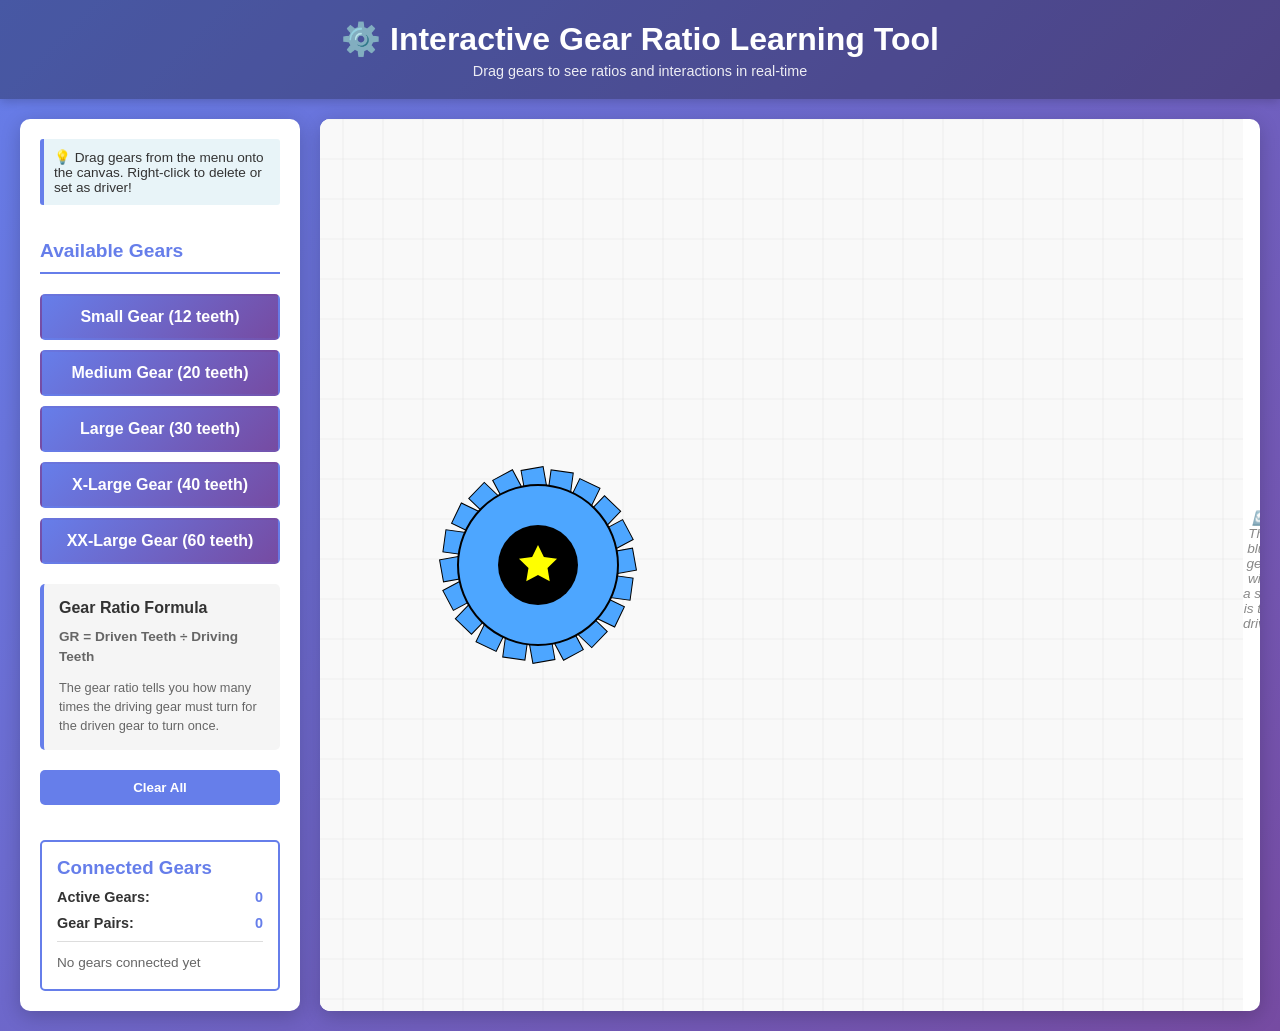
<file: games/gear-ratios.html>
<!DOCTYPE html>
<html lang="en">
<head>
    <meta charset="UTF-8">
    <meta name="viewport" content="width=device-width, initial-scale=1.0">
    <title>Interactive Gear Ratio Learning Tool</title>
    <style>
        * {
            margin: 0;
            padding: 0;
            box-sizing: border-box;
        }

        body {
            font-family: 'Segoe UI', Tahoma, Geneva, Verdana, sans-serif;
            background: linear-gradient(135deg, #667eea 0%, #764ba2 100%);
            min-height: 100vh;
            display: flex;
            flex-direction: column;
        }

        header {
            background: rgba(0, 0, 0, 0.3);
            color: white;
            padding: 20px;
            text-align: center;
            box-shadow: 0 2px 10px rgba(0, 0, 0, 0.2);
        }

        h1 {
            font-size: 2em;
            margin-bottom: 5px;
        }

        .subtitle {
            font-size: 0.9em;
            opacity: 0.9;
        }

        .container {
            display: flex;
            flex: 1;
            gap: 20px;
            padding: 20px;
        }

        .sidebar {
            width: 280px;
            background: white;
            border-radius: 10px;
            padding: 20px;
            box-shadow: 0 5px 20px rgba(0, 0, 0, 0.2);
            display: flex;
            flex-direction: column;
            gap: 20px;
            overflow-y: auto;
        }

        .sidebar h2 {
            color: #667eea;
            font-size: 1.2em;
            margin-bottom: 10px;
            border-bottom: 2px solid #667eea;
            padding-bottom: 10px;
        }

        .gear-menu {
            display: flex;
            flex-direction: column;
            gap: 10px;
        }

        .gear-option {
            background: linear-gradient(135deg, #667eea 0%, #764ba2 100%);
            color: white;
            padding: 12px;
            border-radius: 5px;
            cursor: grab;
            text-align: center;
            transition: transform 0.2s, box-shadow 0.2s;
            user-select: none;
            font-weight: bold;
            border: 2px solid transparent;
        }

        .gear-option:hover {
            transform: translateY(-2px);
            box-shadow: 0 5px 15px rgba(102, 126, 234, 0.4);
        }

        .gear-option:active {
            cursor: grabbing;
        }

        .info-panel {
            background: #f5f5f5;
            padding: 15px;
            border-radius: 5px;
            border-left: 4px solid #667eea;
        }

        .info-panel h3 {
            color: #333;
            margin-bottom: 10px;
            font-size: 1em;
        }

        .info-text {
            font-size: 0.85em;
            color: #666;
            line-height: 1.5;
        }

        .stats-panel {
            background: white;
            padding: 15px;
            border-radius: 5px;
            border: 2px solid #667eea;
        }

        .stat-item {
            display: flex;
            justify-content: space-between;
            margin-bottom: 10px;
            font-size: 0.9em;
        }

        .stat-label {
            color: #333;
            font-weight: bold;
        }

        .stat-value {
            color: #667eea;
            font-weight: bold;
        }

        .canvas-area {
            flex: 1;
            background: white;
            border-radius: 10px;
            box-shadow: 0 5px 20px rgba(0, 0, 0, 0.2);
            position: relative;
            overflow: hidden;
            display: flex;
            align-items: center;
            justify-content: center;
        }

        canvas {
            display: block;
            background: linear-gradient(to bottom, #f9f9f9, #ffffff);
        }

        .controls {
            display: flex;
            gap: 10px;
            margin-bottom: 15px;
        }

        button {
            flex: 1;
            padding: 10px;
            border: none;
            border-radius: 5px;
            background: #667eea;
            color: white;
            cursor: pointer;
            font-weight: bold;
            transition: background 0.2s;
        }

        button:hover {
            background: #764ba2;
        }

        button:active {
            transform: scale(0.98);
        }

        .instruction {
            background: #e8f4f8;
            border-left: 4px solid #667eea;
            padding: 10px;
            border-radius: 3px;
            font-size: 0.85em;
            color: #333;
            margin-bottom: 15px;
        }

        .driving-gear-label {
            text-align: center;
            margin-top: 10px;
            font-size: 0.85em;
            color: #888;
            font-style: italic;
        }

        /* Context Menu Styles */
        #contextMenu {
            position: absolute;
            background: white;
            border: 2px solid #667eea;
            border-radius: 5px;
            box-shadow: 0 4px 12px rgba(0, 0, 0, 0.3);
            z-index: 1000;
            display: none;
            overflow: hidden;
        }

        #contextMenu.visible {
            display: block;
        }

        .context-menu-item {
            padding: 10px 20px;
            cursor: pointer;
            transition: background 0.2s;
            user-select: none;
            border-bottom: 1px solid #eee;
        }

        .context-menu-item:last-child {
            border-bottom: none;
        }

        .context-menu-item:hover {
            background: #667eea;
            color: white;
        }

        .context-menu-item.delete:hover {
            background: #ff6b6b;
            color: white;
        }

        .context-menu-item.set-driver:hover {
            background: #4CAF50;
            color: white;
        }
    </style>
</head>
<body>
    <header>
        <h1>⚙️ Interactive Gear Ratio Learning Tool</h1>
        <p class="subtitle">Drag gears to see ratios and interactions in real-time</p>
    </header>

    <div class="container">
        <div class="sidebar">
            <div class="instruction">
                💡 Drag gears from the menu onto the canvas. Right-click to delete or set as driver!
            </div>

            <div class="gear-menu">
                <h2>Available Gears</h2>
                <div class="gear-option" draggable="true" data-teeth="12">
                    Small Gear (12 teeth)
                </div>
                <div class="gear-option" draggable="true" data-teeth="20">
                    Medium Gear (20 teeth)
                </div>
                <div class="gear-option" draggable="true" data-teeth="30">
                    Large Gear (30 teeth)
                </div>
                <div class="gear-option" draggable="true" data-teeth="40">
                    X-Large Gear (40 teeth)
                </div>
                <div class="gear-option" draggable="true" data-teeth="60">
                    XX-Large Gear (60 teeth)
                </div>
            </div>

            <div class="info-panel">
                <h3>Gear Ratio Formula</h3>
                <p class="info-text">
                    <strong>GR = Driven Teeth ÷ Driving Teeth</strong>
                </p>
                <p class="info-text" style="margin-top: 10px; font-size: 0.8em;">
                    The gear ratio tells you how many times the driving gear must turn for the driven gear to turn once.
                </p>
            </div>

            <div class="controls">
                <button onclick="clearAllGears()">Clear All</button>
            </div>

            <div class="stats-panel">
                <h3 style="margin-bottom: 10px; color: #667eea;">Connected Gears</h3>
                <div class="stat-item">
                    <span class="stat-label">Active Gears:</span>
                    <span class="stat-value" id="gearCount">0</span>
                </div>
                <div class="stat-item">
                    <span class="stat-label">Gear Pairs:</span>
                    <span class="stat-value" id="pairCount">0</span>
                </div>
                <hr style="margin: 10px 0; border: none; border-top: 1px solid #ddd;">
                <div id="ratioDisplay" style="font-size: 0.85em; color: #666; line-height: 1.6;">
                    No gears connected yet
                </div>
            </div>
        </div>

        <div class="canvas-area">
            <canvas id="gearCanvas"></canvas>
            <div id="contextMenu">
                <div class="context-menu-item set-driver" onclick="setAsDriver()">⭐ Set as Driver</div>
                <div class="context-menu-item delete" onclick="deleteSelectedGear()">🗑️ Delete Gear</div>
            </div>
            <div class="driving-gear-label">
                🔄 The blue gear with a star is the driver
            </div>
        </div>
    </div>

    <script>
        const canvas = document.getElementById('gearCanvas');
        const ctx = canvas.getContext('2d');
        const contextMenu = document.getElementById('contextMenu');

        // Set canvas size
        function resizeCanvas() {
            canvas.width = canvas.parentElement.clientWidth;
            canvas.height = canvas.parentElement.clientHeight;
        }
        resizeCanvas();
        window.addEventListener('resize', resizeCanvas);

        // Gear class with p5.js-style tooth design
        class Gear {
            constructor(x, y, teeth, isDriving = false) {
                this.x = x;
                this.y = y;
                this.teeth = teeth;
                
                // Calculate radius based on teeth count
                this.radius = Math.max(20, teeth * 2);
                this.outerRadius = this.radius * 2;
                this.innerRadius = this.radius;
                
                this.rotation = 0;
                this.angularVelocity = isDriving ? 0.05 : 0;
                this.isDriving = isDriving;
                this.connectedGears = [];
                this.dragging = false;
                this.dragOffsetX = 0;
                this.dragOffsetY = 0;
                this.isSpinning = isDriving;
                this.rotationDirection = isDriving ? 1 : 0;
                
                // Color based on type
                this.color = isDriving ? '#4da6ff' : '#ff6b6b';
            }

            drawGear(ctx) {
                ctx.save();
                ctx.translate(this.x, this.y);
                ctx.rotate(this.rotation);

                // Determine tooth size based on teeth count
                const toothWidth = this.outerRadius * 1.2;
                const toothHeight = this.outerRadius * 0.28;

                // Draw each tooth
                ctx.fillStyle = this.color;
                ctx.strokeStyle = '#000';
                ctx.lineWidth = 1;

                for (let i = 0; i < this.teeth; i++) {
                    const angle = (i / this.teeth) * Math.PI * 2;
                    
                    ctx.save();
                    ctx.rotate(angle);
                    
                    // Draw rectangular tooth
                    ctx.fillRect(0, 0, toothWidth, toothHeight);
                    ctx.strokeRect(0, 0, toothWidth, toothHeight);
                    
                    ctx.restore();
                }

                ctx.restore();

                // Draw outer circle
                ctx.fillStyle = this.color;
                ctx.beginPath();
                ctx.arc(this.x, this.y, this.outerRadius, 0, Math.PI * 2);
                ctx.fill();
                ctx.strokeStyle = '#000';
                ctx.lineWidth = 2;
                ctx.stroke();

                // Draw inner circle (hub)
                ctx.fillStyle = '#000';
                ctx.beginPath();
                ctx.arc(this.x, this.y, this.innerRadius, 0, Math.PI * 2);
                ctx.fill();

                // Draw star on driving gear
                if (this.isDriving) {
                    ctx.fillStyle = '#ffff00';
                    this.drawStar(ctx, this.x, this.y, 5, this.innerRadius * 0.5, this.innerRadius * 0.25);
                    ctx.fill();
                }

                // Draw drag highlight
                if (this.dragging) {
                    ctx.strokeStyle = '#ffff00';
                    ctx.lineWidth = 3;
                    ctx.beginPath();
                    ctx.arc(this.x, this.y, this.outerRadius + 5, 0, Math.PI * 2);
                    ctx.stroke();
                }
            }

            drawStar(ctx, cx, cy, spikes, outerRadius, innerRadius) {
                let step = Math.PI / spikes;

                ctx.beginPath();
                ctx.moveTo(cx, cy - outerRadius);
                for (let i = 0; i < spikes * 2; i++) {
                    let r = i % 2 == 0 ? outerRadius : innerRadius;
                    ctx.lineTo(cx + Math.sin(i * step) * r, cy - Math.cos(i * step) * r);
                }
                ctx.closePath();
            }

            update() {
                this.rotation += this.angularVelocity;
            }

            checkCollision(other) {
                const distance = Math.hypot(this.x - other.x, this.y - other.y);
                const minDistance = this.outerRadius + other.outerRadius;
                return distance <= minDistance;
            }

            isPointInside(px, py) {
                const distance = Math.hypot(this.x - px, this.y - py);
                return distance <= this.outerRadius;
            }
        }

        const gears = [];
        const BASE_VELOCITY = 0.05;
        let selectedGear = null;
        let drivingGear = null;

        // Create driving gear
        drivingGear = new Gear(canvas.width * 0.25, canvas.height * 0.5, 20, true);
        gears.push(drivingGear);

        // Drag and drop functionality
        canvas.addEventListener('mousedown', (e) => {
            const rect = canvas.getBoundingClientRect();
            const x = e.clientX - rect.left;
            const y = e.clientY - rect.top;

            // Hide context menu on regular click
            contextMenu.classList.remove('visible');

            for (let gear of gears) {
                if (gear.isPointInside(x, y)) {
                    gear.dragging = true;
                    gear.dragOffsetX = x - gear.x;
                    gear.dragOffsetY = y - gear.y;
                }
            }
        });

        canvas.addEventListener('mousemove', (e) => {
            const rect = canvas.getBoundingClientRect();
            const x = e.clientX - rect.left;
            const y = e.clientY - rect.top;

            for (let gear of gears) {
                if (gear.dragging) {
                    gear.x = x - gear.dragOffsetX;
                    gear.y = y - gear.dragOffsetY;

                    // Keep within bounds
                    gear.x = Math.max(gear.outerRadius, Math.min(canvas.width - gear.outerRadius, gear.x));
                    gear.y = Math.max(gear.outerRadius, Math.min(canvas.height - gear.outerRadius, gear.y));

                    // Update connections while dragging
                    updateConnections();
                }
            }
        });

        canvas.addEventListener('mouseup', () => {
            for (let gear of gears) {
                gear.dragging = false;
            }
        });

        // Right-click context menu
        canvas.addEventListener('contextmenu', (e) => {
            e.preventDefault();
            
            const rect = canvas.getBoundingClientRect();
            const x = e.clientX - rect.left;
            const y = e.clientY - rect.top;

            // Find if a gear was clicked
            selectedGear = null;
            for (let gear of gears) {
                if (gear.isPointInside(x, y)) {
                    selectedGear = gear;
                    break;
                }
            }

            // Show context menu if a gear is selected
            if (selectedGear) {
                contextMenu.style.left = (e.clientX - rect.left) + 'px';
                contextMenu.style.top = (e.clientY - rect.top) + 'px';
                
                // Hide/show "Set as Driver" option based on whether gear is already the driver
                const setDriverBtn = contextMenu.querySelector('.set-driver');
                if (selectedGear.isDriving) {
                    setDriverBtn.style.display = 'none';
                } else {
                    setDriverBtn.style.display = 'block';
                }
                
                contextMenu.classList.add('visible');
            }
        });

        // Hide context menu when clicking elsewhere
        document.addEventListener('click', (e) => {
            if (e.target !== contextMenu && !contextMenu.contains(e.target)) {
                contextMenu.classList.remove('visible');
            }
        });

        function setAsDriver() {
            if (selectedGear && !selectedGear.isDriving) {
                // Remove driver status from current driving gear
                drivingGear.isDriving = false;
                drivingGear.color = '#ff6b6b';
                drivingGear.angularVelocity = 0;
                drivingGear.rotationDirection = 0;

                // Set new driving gear
                selectedGear.isDriving = true;
                selectedGear.color = '#4da6ff';
                selectedGear.angularVelocity = 0.05;
                selectedGear.rotationDirection = 1;
                drivingGear = selectedGear;

                contextMenu.classList.remove('visible');
                updateConnections();
            }
        }

        function deleteSelectedGear() {
            if (selectedGear && !selectedGear.isDriving) {
                const index = gears.indexOf(selectedGear);
                if (index > -1) {
                    gears.splice(index, 1);
                    selectedGear = null;
                    contextMenu.classList.remove('visible');
                    updateConnections();
                }
            }
        }

        // Drag from menu
        document.addEventListener('dragstart', (e) => {
            if (e.target.classList.contains('gear-option')) {
                e.dataTransfer.effectAllowed = 'copy';
                e.dataTransfer.setData('teeth', e.target.dataset.teeth);
                contextMenu.classList.remove('visible');
            }
        });

        canvas.addEventListener('dragover', (e) => {
            e.preventDefault();
            e.dataTransfer.dropEffect = 'copy';
        });

        canvas.addEventListener('drop', (e) => {
            e.preventDefault();
            const teeth = parseInt(e.dataTransfer.getData('teeth'));
            const rect = canvas.getBoundingClientRect();
            const x = e.clientX - rect.left;
            const y = e.clientY - rect.top;
            addGear(x, y, teeth);
        });

        function addGear(x, y, teeth) {
            const newGear = new Gear(x, y, teeth);
            gears.push(newGear);
            updateConnections();
        }

        function clearAllGears() {
            while (gears.length > 1) {
                gears.pop();
            }
            // Reset driving gear
            drivingGear.isDriving = true;
            drivingGear.color = '#4da6ff';
            drivingGear.angularVelocity = 0.05;
            drivingGear.rotationDirection = 1;
            contextMenu.classList.remove('visible');
            updateConnections();
        }

        function updateConnections() {
            // Clear all connections first
            for (let gear of gears) {
                gear.connectedGears = [];
            }

            // Reset all non-driving gear directions
            for (let gear of gears) {
                if (!gear.isDriving) {
                    gear.rotationDirection = 0;
                }
            }

            // First pass: Assign rotation directions to all gears via BFS
            assignRotationDirections();

            // Second pass: Create connections only if they're physically valid
            for (let i = 0; i < gears.length; i++) {
                for (let j = i + 1; j < gears.length; j++) {
                    if (gears[i].checkCollision(gears[j])) {
                        // Check if connection is physically valid
                        if (gears[i].rotationDirection !== 0 && gears[j].rotationDirection !== 0) {
                            // Both have directions assigned - they must be opposite
                            if (gears[i].rotationDirection !== gears[j].rotationDirection) {
                                gears[i].connectedGears.push(gears[j]);
                                gears[j].connectedGears.push(gears[i]);
                            }
                        } else {
                            // At least one doesn't have a direction - can connect
                            gears[i].connectedGears.push(gears[j]);
                            gears[j].connectedGears.push(gears[i]);
                        }
                    }
                }
            }

            // Re-assign directions now that valid connections are established
            for (let gear of gears) {
                if (!gear.isDriving) {
                    gear.rotationDirection = 0;
                }
            }
            assignRotationDirections();

            // Find all gears connected to the driving gear
            let spinningGears = new Set();
            spinningGears.add(drivingGear);

            let queue = [drivingGear];
            while (queue.length > 0) {
                let currentGear = queue.shift();
                for (let connectedGear of currentGear.connectedGears) {
                    if (!spinningGears.has(connectedGear)) {
                        spinningGears.add(connectedGear);
                        queue.push(connectedGear);
                    }
                }
            }

            // Calculate velocities for all spinning gears
            for (let gear of gears) {
                if (spinningGears.has(gear)) {
                    let velocityInfo = calculateVelocityAndDirection(gear);
                    gear.angularVelocity = velocityInfo.velocity;
                } else {
                    gear.angularVelocity = 0;
                }
            }

            updateStats();
        }

        function assignRotationDirections() {
            // BFS to assign consistent rotation directions to all gears
            let visited = new Set();
            let queue = [drivingGear];
            drivingGear.rotationDirection = 1;
            visited.add(drivingGear);

            while (queue.length > 0) {
                let currentGear = queue.shift();

                for (let connectedGear of currentGear.connectedGears) {
                    if (!visited.has(connectedGear)) {
                        // Connected gears rotate in opposite directions
                        connectedGear.rotationDirection = -currentGear.rotationDirection;
                        visited.add(connectedGear);
                        queue.push(connectedGear);
                    }
                }
            }
        }

        function calculateVelocityAndDirection(targetGear) {
            // Find path from target gear to driving gear
            let visited = new Set();
            let path = findPathToDriver(targetGear, visited);
            
            if (path.length === 0) {
                return {velocity: 0, direction: 1};
            }

            // Calculate cumulative ratio and direction along the path
            let cumulativeRatio = 1;
            let direction = 1;

            // Path goes from target gear back to driving gear
            for (let i = 0; i < path.length - 1; i++) {
                let currentGear = path[i];
                let nextGear = path[i + 1];
                
                // Ratio between these two gears
                let ratio = nextGear.teeth / currentGear.teeth;
                cumulativeRatio *= ratio;
                
                // Each gear connection reverses direction
                direction *= -1;
            }

            // Final velocity = base velocity * cumulative ratio
            let velocity = BASE_VELOCITY * cumulativeRatio * direction;

            return {velocity: velocity, direction: direction};
        }

        function findPathToDriver(startGear, visited) {
            // BFS to find shortest path to driving gear
            let queue = [{gear: startGear, path: [startGear]}];
            visited.add(startGear);

            while (queue.length > 0) {
                let {gear: current, path: currentPath} = queue.shift();

                if (current.isDriving) {
                    return currentPath;
                }

                for (let connected of current.connectedGears) {
                    if (!visited.has(connected)) {
                        visited.add(connected);
                        queue.push({
                            gear: connected,
                            path: [...currentPath, connected]
                        });
                    }
                }
            }

            return [];
        }

        function updateStats() {
            document.getElementById('gearCount').textContent = gears.length - 1;

            let pairCount = 0;
            let ratioHTML = '';

            for (let i = 0; i < gears.length; i++) {
                if (gears[i].isDriving) {
                    for (let connected of gears[i].connectedGears) {
                        pairCount++;
                        const drivingTeeth = gears[i].teeth;
                        const drivenTeeth = connected.teeth;
                        const gearRatio = (drivenTeeth / drivingTeeth).toFixed(2);
                        
                        ratioHTML += `<div style="margin: 8px 0; padding: 8px; background: #f0f0f0; border-radius: 3px;">
                            <strong>${drivingTeeth} : ${drivenTeeth}</strong><br>
                            Ratio: <span style="color: #667eea;">${gearRatio}:1</span><br>
                            <small>${drivenTeeth > drivingTeeth ? 'Speed Reduction' : 'Speed Multiplication'}</small>
                        </div>`;
                    }
                }
            }

            document.getElementById('pairCount').textContent = pairCount;
            document.getElementById('ratioDisplay').innerHTML = ratioHTML || 'No gears connected yet';
        }

        // Animation loop
        function animate() {
            ctx.fillStyle = '#f9f9f9';
            ctx.fillRect(0, 0, canvas.width, canvas.height);

            // Draw grid
            ctx.strokeStyle = '#e0e0e0';
            ctx.lineWidth = 0.5;
            for (let i = 0; i < canvas.width; i += 40) {
                ctx.beginPath();
                ctx.moveTo(i, 0);
                ctx.lineTo(i, canvas.height);
                ctx.stroke();
            }
            for (let i = 0; i < canvas.height; i += 40) {
                ctx.beginPath();
                ctx.moveTo(0, i);
                ctx.lineTo(canvas.width, i);
                ctx.stroke();
            }

            // Update and draw gears
            for (let gear of gears) {
                gear.update();
                gear.drawGear(ctx);
            }

            // Draw connections
            for (let gear of gears) {
                if (gear.connectedGears.length > 0) {
                    for (let connected of gear.connectedGears) {
                        // Draw connection line
                        ctx.strokeStyle = '#4CAF50';
                        ctx.lineWidth = 2;
                        ctx.setLineDash([]);
                        ctx.beginPath();
                        ctx.moveTo(gear.x, gear.y);
                        ctx.lineTo(connected.x, connected.y);
                        ctx.stroke();

                        // Draw connection indicator circle
                        ctx.fillStyle = 'rgba(76, 175, 80, 0.2)';
                        ctx.beginPath();
                        ctx.arc(gear.x, gear.y, gear.outerRadius + 3, 0, Math.PI * 2);
                        ctx.fill();
                    }
                }
            }

            requestAnimationFrame(animate);
        }

        animate();
    </script>
</body>
</html>
</file>
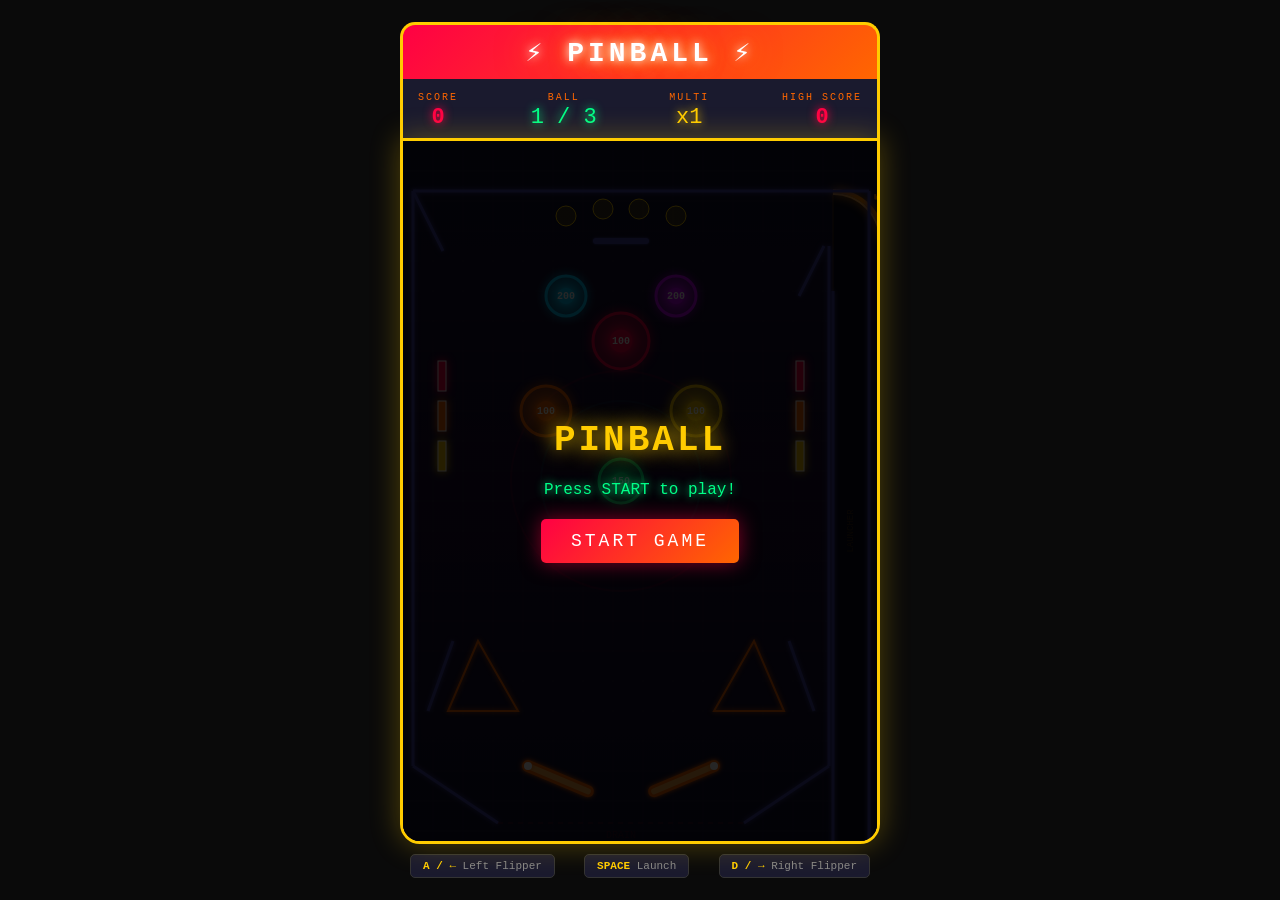
<file: games/pinball.html>
<!DOCTYPE html>
<html lang="en">
<head>
    <meta charset="UTF-8">
    <meta name="viewport" content="width=device-width, initial-scale=1.0">
    <title>Arcade Pinball Machine</title>
    <style>
        * {
            margin: 0;
            padding: 0;
            box-sizing: border-box;
        }

        body {
            background: #0a0a0a;
            display: flex;
            justify-content: center;
            align-items: center;
            min-height: 100vh;
            font-family: 'Courier New', monospace;
            overflow: hidden;
        }

        .arcade-cabinet {
            position: relative;
            display: flex;
            flex-direction: column;
            align-items: center;
        }

        .marquee {
            background: linear-gradient(135deg, #ff0044, #ff6600, #ffcc00, #ff0044);
            background-size: 300% 300%;
            animation: marqueeGlow 3s ease infinite;
            padding: 10px 40px;
            border-radius: 15px 15px 0 0;
            border: 3px solid #ffcc00;
            border-bottom: none;
            text-align: center;
            width: 480px;
        }

        @keyframes marqueeGlow {
            0%, 100% { background-position: 0% 50%; }
            50% { background-position: 100% 50%; }
        }

        .marquee h1 {
            font-size: 28px;
            color: #fff;
            text-shadow: 0 0 10px #fff, 0 0 20px #ffcc00, 0 0 40px #ff6600;
            letter-spacing: 4px;
        }

        .score-panel {
            display: flex;
            justify-content: space-between;
            width: 480px;
            background: #1a1a2e;
            padding: 8px 15px;
            border-left: 3px solid #ffcc00;
            border-right: 3px solid #ffcc00;
        }

        .score-display { text-align: center; }
        .score-display label { color: #ff6600; font-size: 10px; letter-spacing: 2px; }
        .score-display .value { color: #ff0044; font-size: 22px; text-shadow: 0 0 10px #ff0044; font-weight: bold; }

        .ball-display { text-align: center; }
        .ball-display label { color: #ff6600; font-size: 10px; letter-spacing: 2px; }
        .ball-display .value { color: #00ff88; font-size: 22px; text-shadow: 0 0 10px #00ff88; }

        .multiplier-display { text-align: center; }
        .multiplier-display label { color: #ff6600; font-size: 10px; letter-spacing: 2px; }
        .multiplier-display .value { color: #ffcc00; font-size: 22px; text-shadow: 0 0 10px #ffcc00; }

        .game-container {
            position: relative;
            border: 3px solid #ffcc00;
            border-radius: 0 0 20px 20px;
            overflow: hidden;
            box-shadow: 0 0 30px rgba(255, 204, 0, 0.3), inset 0 0 50px rgba(0, 0, 0, 0.5);
        }

        canvas { display: block; background: #0d0d2b; }

        .controls-info {
            width: 480px;
            margin-top: 10px;
            display: flex;
            justify-content: space-between;
            padding: 0 10px;
        }

        .key-hint {
            color: #888;
            font-size: 11px;
            background: #1a1a2e;
            padding: 5px 12px;
            border-radius: 5px;
            border: 1px solid #333;
        }

        .key-hint span { color: #ffcc00; font-weight: bold; }

        .overlay {
            position: absolute;
            top: 0; left: 0; width: 100%; height: 100%;
            display: flex;
            flex-direction: column;
            justify-content: center;
            align-items: center;
            background: rgba(0, 0, 0, 0.85);
            z-index: 10;
            pointer-events: all;
        }

        .overlay.hidden { display: none; }

        .overlay h2 {
            font-size: 36px;
            color: #ffcc00;
            text-shadow: 0 0 20px #ffcc00;
            margin-bottom: 15px;
            letter-spacing: 3px;
        }

        .overlay .final-score { font-size: 24px; color: #ff0044; text-shadow: 0 0 15px #ff0044; margin-bottom: 5px; }
        .overlay .high-score-msg { font-size: 16px; color: #00ff88; text-shadow: 0 0 10px #00ff88; margin-bottom: 20px; }

        .overlay .start-btn {
            background: linear-gradient(135deg, #ff0044, #ff6600);
            color: #fff; border: none; padding: 12px 30px; font-size: 18px;
            font-family: 'Courier New', monospace; letter-spacing: 3px; cursor: pointer;
            border-radius: 5px; text-transform: uppercase; transition: all 0.3s;
            box-shadow: 0 0 20px rgba(255, 0, 68, 0.5);
        }

        .overlay .start-btn:hover { transform: scale(1.05); box-shadow: 0 0 30px rgba(255, 0, 68, 0.8); }

        .new-high-score { animation: flashHighScore 0.5s ease infinite alternate; }
        @keyframes flashHighScore { from { opacity: 1; } to { opacity: 0.3; } }
    </style>
</head>
<body>
    <div class="arcade-cabinet">
        <div class="marquee">
            <h1>⚡ PINBALL ⚡</h1>
        </div>
        <div class="score-panel">
            <div class="score-display">
                <label>SCORE</label>
                <div class="value" id="scoreDisplay">0</div>
            </div>
            <div class="ball-display">
                <label>BALL</label>
                <div class="value" id="ballDisplay">1 / 3</div>
            </div>
            <div class="multiplier-display">
                <label>MULTI</label>
                <div class="value" id="multiplierDisplay">x1</div>
            </div>
            <div class="score-display">
                <label>HIGH SCORE</label>
                <div class="value" id="highScoreDisplay">0</div>
            </div>
        </div>
        <div class="game-container">
            <canvas id="pinballCanvas" width="474" height="700"></canvas>
            <div class="overlay" id="overlay">
                <h2 id="overlayTitle">PINBALL</h2>
                <div class="final-score" id="finalScore"></div>
                <div class="high-score-msg" id="highScoreMsg"></div>
                <button class="start-btn" id="startBtn">START GAME</button>
            </div>
        </div>
        <div class="controls-info">
            <div class="key-hint"><span>A / ←</span> Left Flipper</div>
            <div class="key-hint"><span>SPACE</span> Launch</div>
            <div class="key-hint"><span>D / →</span> Right Flipper</div>
        </div>
    </div>

    <script>
        const canvas = document.getElementById('pinballCanvas');
        const ctx = canvas.getContext('2d');
        const W = canvas.width;
        const H = canvas.height;

        // ==================== LAYOUT CONSTANTS ====================
        // Launcher channel: a clear 36px wide lane on the right
        const LANE_WIDTH = 36;
        const LANE_RIGHT = W - 8;                     // right inner edge
        const LANE_LEFT = LANE_RIGHT - LANE_WIDTH;     // left inner edge
        const LANE_CX = LANE_LEFT + LANE_WIDTH / 2;    // ball centre line
        const BALL_R = 8;

        // Playfield boundaries
        const PF_LEFT = 10;
        const PF_RIGHT = LANE_LEFT - 4;               // gap between playfield and lane
        const PF_TOP = 50;
        const PF_CX = (PF_LEFT + PF_RIGHT) / 2;

        // Curved rail to guide ball from lane top onto playfield
        const CURVE_CX = LANE_LEFT;
        const CURVE_CY = PF_TOP + 50;
        const CURVE_R = 50;

        // ==================== GAME STATE ====================
        let score = 0;
        let highScore = parseInt(localStorage.getItem('pinballHighScore')) || 0;
        let ballsRemaining = 3;
        let currentBall = 1;
        let multiplier = 1;
        let gameRunning = false;
        let ballInPlay = false;
        let launchPower = 0;
        let launchCharging = false;
        let ballInLane = true;   // is ball still inside the launcher lane?

        const GRAVITY = 0.15;
        const FRICTION = 0.999;
        const FLIPPER_FORCE = 13;
        const MAX_LAUNCH_POWER = 16;

        // ==================== BALL ====================
        let ball = { x: 0, y: 0, vx: 0, vy: 0, radius: BALL_R, trail: [] };

        // ==================== FLIPPERS ====================
        const FL = 65, FW = 12;
        const FL_REST_L = 0.4, FL_ACT_L = -0.6;
        const FL_REST_R = Math.PI - 0.4, FL_ACT_R = Math.PI + 0.6;
        const FL_SPEED = 0.28;

        let leftFlipper = { x: PF_LEFT + 115, y: H - 75, angle: FL_REST_L, targetAngle: FL_REST_L, active: false, side: 'left' };
        let rightFlipper = { x: PF_RIGHT - 115, y: H - 75, angle: FL_REST_R, targetAngle: FL_REST_R, active: false, side: 'right' };

        // ==================== BUMPERS ====================
        let bumpers = [
            { x: PF_CX, y: 200, radius: 28, points: 100, color: '#ff0044', hitTimer: 0 },
            { x: PF_CX - 75, y: 270, radius: 25, points: 100, color: '#ff6600', hitTimer: 0 },
            { x: PF_CX + 75, y: 270, radius: 25, points: 100, color: '#ffcc00', hitTimer: 0 },
            { x: PF_CX, y: 340, radius: 22, points: 150, color: '#00ff88', hitTimer: 0 },
            { x: PF_CX - 55, y: 155, radius: 20, points: 200, color: '#00ccff', hitTimer: 0 },
            { x: PF_CX + 55, y: 155, radius: 20, points: 200, color: '#cc00ff', hitTimer: 0 },
        ];

        // ==================== SLINGSHOTS ====================
        let slingshots = [
            { points: [{ x: 75, y: H - 200 }, { x: 45, y: H - 130 }, { x: 115, y: H - 130 }], hitTimer: 0, pointsValue: 50 },
            { points: [{ x: PF_RIGHT - 75, y: H - 200 }, { x: PF_RIGHT - 115, y: H - 130 }, { x: PF_RIGHT - 45, y: H - 130 }], hitTimer: 0, pointsValue: 50 }
        ];

        // ==================== TARGETS ====================
        let targets = [
            { x: PF_LEFT + 25, y: 220, w: 8, h: 30, hit: false, points: 500, color: '#ff0044' },
            { x: PF_LEFT + 25, y: 260, w: 8, h: 30, hit: false, points: 500, color: '#ff6600' },
            { x: PF_LEFT + 25, y: 300, w: 8, h: 30, hit: false, points: 500, color: '#ffcc00' },
            { x: PF_RIGHT - 33, y: 220, w: 8, h: 30, hit: false, points: 500, color: '#ff0044' },
            { x: PF_RIGHT - 33, y: 260, w: 8, h: 30, hit: false, points: 500, color: '#ff6600' },
            { x: PF_RIGHT - 33, y: 300, w: 8, h: 30, hit: false, points: 500, color: '#ffcc00' },
        ];

        let spinner = { x: PF_CX, y: 100, width: 50, height: 6, angle: 0, spinSpeed: 0, points: 25 };

        let rollovers = [
            { x: PF_CX - 55, y: 75, radius: 10, lit: false, points: 200 },
            { x: PF_CX - 18, y: 68, radius: 10, lit: false, points: 200 },
            { x: PF_CX + 18, y: 68, radius: 10, lit: false, points: 200 },
            { x: PF_CX + 55, y: 75, radius: 10, lit: false, points: 200 },
        ];

        // ==================== CURVED RAIL SEGMENTS ====================
        const RAIL_SEGS = [];
        (function buildCurvedRail() {
            const steps = 16;
            // Arc from angle 0 (right, where lane meets) curving up to -PI/2 (top)
            for (let i = 0; i < steps; i++) {
                const a1 = -Math.PI / 2 + (Math.PI / 2) * (i / steps);
                const a2 = -Math.PI / 2 + (Math.PI / 2) * ((i + 1) / steps);
                RAIL_SEGS.push({
                    x1: CURVE_CX + Math.cos(a1) * CURVE_R,
                    y1: CURVE_CY + Math.sin(a1) * CURVE_R,
                    x2: CURVE_CX + Math.cos(a2) * CURVE_R,
                    y2: CURVE_CY + Math.sin(a2) * CURVE_R,
                });
            }
        })();

        // ==================== WALLS ====================
        let walls = [
            // Left outer wall
            { x1: PF_LEFT, y1: PF_TOP, x2: PF_LEFT, y2: H - 75 },

            // Right playfield wall — ends where curve begins
            { x1: PF_RIGHT, y1: CURVE_CY + 5, x2: PF_RIGHT, y2: H - 75 },

            // Top playfield ceiling — from left to where curve starts
            { x1: PF_LEFT, y1: PF_TOP, x2: CURVE_CX - CURVE_R, y2: PF_TOP },

            // Connector from top ceiling to curve start
            { x1: CURVE_CX - CURVE_R, y1: PF_TOP, x2: CURVE_CX, y2: CURVE_CY - CURVE_R },

            // Launcher lane: left wall (below the curve exit)
            { x1: LANE_LEFT, y1: CURVE_CY + CURVE_R, x2: LANE_LEFT, y2: H + 10 },

            // Launcher lane: right wall full height
            { x1: LANE_RIGHT, y1: PF_TOP, x2: LANE_RIGHT, y2: H + 10 },

            // Launcher lane: ceiling (forces ball into curve)
            { x1: LANE_LEFT, y1: PF_TOP, x2: LANE_RIGHT, y2: PF_TOP },

            // Left guide to drain
            { x1: PF_LEFT, y1: H - 75, x2: PF_LEFT + 85, y2: H - 18 },
            // Right guide to drain
            { x1: PF_RIGHT, y1: H - 75, x2: PF_RIGHT - 85, y2: H - 18 },

            // Left slingshot guide
            { x1: PF_LEFT + 40, y1: H - 200, x2: PF_LEFT + 15, y2: H - 130 },
            // Right slingshot guide
            { x1: PF_RIGHT - 40, y1: H - 200, x2: PF_RIGHT - 15, y2: H - 130 },

            // Left upper guide
            { x1: PF_LEFT, y1: PF_TOP, x2: PF_LEFT + 30, y2: PF_TOP + 60 },
            // Right upper guide (into curve area)
            { x1: PF_RIGHT - 5, y1: CURVE_CY + 5, x2: PF_RIGHT - 30, y2: CURVE_CY + 55 },
        ];

        let particles = [];
        let scorePopups = [];

        // ==================== AUDIO ====================
        let audioCtx;
        function initAudio() { audioCtx = new (window.AudioContext || window.webkitAudioContext)(); }

        function playSound(freq, dur, type = 'square', vol = 0.1) {
            if (!audioCtx) return;
            try {
                const o = audioCtx.createOscillator(), g = audioCtx.createGain();
                o.connect(g); g.connect(audioCtx.destination);
                o.type = type; o.frequency.setValueAtTime(freq, audioCtx.currentTime);
                g.gain.setValueAtTime(vol, audioCtx.currentTime);
                g.gain.exponentialRampToValueAtTime(0.001, audioCtx.currentTime + dur);
                o.start(); o.stop(audioCtx.currentTime + dur);
            } catch (e) { }
        }

        function playBumperSound() { playSound(600 + Math.random() * 400, 0.1, 'square', 0.08); }
        function playFlipperSound() { playSound(200, 0.05, 'square', 0.05); }
        function playLaunchSound() { playSound(150, 0.3, 'sawtooth', 0.06); }
        function playTargetSound() { playSound(1000, 0.15, 'sine', 0.08); }
        function playDrainSound() { playSound(200, 0.3, 'sine', 0.08); setTimeout(() => playSound(100, 0.5, 'sine', 0.05), 150); }
        function playBonusSound() { for (let i = 0; i < 5; i++) setTimeout(() => playSound(500 + i * 200, 0.1, 'sine', 0.06), i * 60); }

        // ==================== INPUT ====================
        document.addEventListener('keydown', (e) => {
            if (e.key === ' ' || e.code === 'Space') {
                e.preventDefault();
                if (gameRunning && !ballInPlay) launchCharging = true;
            }
            if ((e.key.toLowerCase() === 'a' || e.key === 'ArrowLeft') && gameRunning) {
                if (!leftFlipper.active) playFlipperSound();
                leftFlipper.active = true; leftFlipper.targetAngle = FL_ACT_L;
            }
            if ((e.key.toLowerCase() === 'd' || e.key === 'ArrowRight') && gameRunning) {
                if (!rightFlipper.active) playFlipperSound();
                rightFlipper.active = true; rightFlipper.targetAngle = FL_ACT_R;
            }
        });

        document.addEventListener('keyup', (e) => {
            if (e.key === ' ' || e.code === 'Space') {
                if (gameRunning && launchCharging && !ballInPlay) launchBall();
                launchCharging = false;
            }
            if (e.key.toLowerCase() === 'a' || e.key === 'ArrowLeft') {
                leftFlipper.active = false; leftFlipper.targetAngle = FL_REST_L;
            }
            if (e.key.toLowerCase() === 'd' || e.key === 'ArrowRight') {
                rightFlipper.active = false; rightFlipper.targetAngle = FL_REST_R;
            }
        });

        // ==================== GAME FUNCTIONS ====================
        function startGame() {
            score = 0; ballsRemaining = 3; currentBall = 1; multiplier = 1;
            gameRunning = true; ballInPlay = false;
            launchPower = 0; launchCharging = false;
            particles = []; scorePopups = [];
            targets.forEach(t => t.hit = false);
            rollovers.forEach(r => r.lit = false);
            resetBall();
            document.getElementById('overlay').classList.add('hidden');
            updateUI();
            if (!audioCtx) initAudio();
        }

        function resetBall() {
            // Place ball exactly centered in the lane, well clear of walls
            ball.x = LANE_CX;
            ball.y = H - 60;
            ball.vx = 0;
            ball.vy = 0;
            ball.trail = [];
            ballInPlay = false;
            ballInLane = true;
            launchPower = 0;
            launchCharging = false;
        }

        function launchBall() {
            if (ballInPlay) return;
            const power = Math.max(launchPower, 4); // minimum launch power
            ball.vx = 0;
            ball.vy = -power;
            ballInPlay = true;
            ballInLane = true;
            launchPower = 0;
            playLaunchSound();
        }

        function drainBall() {
            playDrainSound();
            ballInPlay = false;
            currentBall++;
            ballsRemaining--;
            if (ballsRemaining <= 0) gameOver();
            else resetBall();
            updateUI();
        }

        function gameOver() {
            gameRunning = false;
            let isNew = score > highScore;
            if (isNew) { highScore = score; localStorage.setItem('pinballHighScore', highScore); }
            document.getElementById('overlayTitle').textContent = 'GAME OVER';
            document.getElementById('finalScore').textContent = `SCORE: ${score.toLocaleString()}`;
            const hsMsg = document.getElementById('highScoreMsg');
            if (isNew) { hsMsg.textContent = '🌟 NEW HIGH SCORE! 🌟'; hsMsg.classList.add('new-high-score'); }
            else { hsMsg.textContent = `HIGH SCORE: ${highScore.toLocaleString()}`; hsMsg.classList.remove('new-high-score'); }
            document.getElementById('startBtn').textContent = 'PLAY AGAIN';
            document.getElementById('overlay').classList.remove('hidden');
            updateUI();
        }

        function addScore(pts, x, y) {
            const gained = pts * multiplier;
            score += gained;
            scorePopups.push({ x, y, text: `+${gained}`, life: 60, vy: -1.5 });
            updateUI();
        }

        function spawnParticles(x, y, color, count = 8) {
            for (let i = 0; i < count; i++) {
                const a = Math.random() * Math.PI * 2, s = 1 + Math.random() * 3;
                particles.push({ x, y, vx: Math.cos(a) * s, vy: Math.sin(a) * s, life: 30 + Math.random() * 20, color, radius: 2 + Math.random() * 3 });
            }
        }

        function updateUI() {
            document.getElementById('scoreDisplay').textContent = score.toLocaleString();
            document.getElementById('highScoreDisplay').textContent = highScore.toLocaleString();
            document.getElementById('ballDisplay').textContent = `${Math.min(currentBall, 3)} / 3`;
            document.getElementById('multiplierDisplay').textContent = `x${multiplier}`;
        }

        // ==================== PHYSICS ====================
        function circleSegCollision(cx, cy, r, x1, y1, x2, y2) {
            const dx = x2 - x1, dy = y2 - y1;
            const lenSq = dx * dx + dy * dy;
            if (lenSq === 0) return null;
            let t = ((cx - x1) * dx + (cy - y1) * dy) / lenSq;
            t = Math.max(0, Math.min(1, t));
            const px = x1 + t * dx, py = y1 + t * dy;
            const ex = cx - px, ey = cy - py;
            const dist = Math.sqrt(ex * ex + ey * ey);
            if (dist < r && dist > 0.001) {
                return { nx: ex / dist, ny: ey / dist, depth: r - dist };
            }
            return null;
        }

        function flipperEnd(f) { return { x: f.x + Math.cos(f.angle) * FL, y: f.y + Math.sin(f.angle) * FL }; }

        function updateFlippers() {
            [leftFlipper, rightFlipper].forEach(f => {
                const d = f.targetAngle - f.angle;
                if (Math.abs(d) > 0.01) f.angle += Math.sign(d) * FL_SPEED;
                else f.angle = f.targetAngle;
            });
        }

        function bounceOffSegment(nx, ny, bounceFactor) {
            const dot = ball.vx * nx + ball.vy * ny;
            ball.vx -= 2 * dot * nx * bounceFactor;
            ball.vy -= 2 * dot * ny * bounceFactor;
        }

        function collideFlipper(f) {
            const e = flipperEnd(f);
            const c = circleSegCollision(ball.x, ball.y, ball.radius, f.x, f.y, e.x, e.y);
            if (!c) return;
            ball.x += c.nx * c.depth;
            ball.y += c.ny * c.depth;
            bounceOffSegment(c.nx, c.ny, 0.8);
            if (f.active) {
                const t = Math.max(0, ((ball.x - f.x) * (e.x - f.x) + (ball.y - f.y) * (e.y - f.y)) / (FL * FL));
                const force = FLIPPER_FORCE * (0.5 + t * 0.5);
                ball.vy -= force;
                ball.vx += (f.side === 'left' ? 1 : -1) * force * 0.3;
            }
        }

        function collideBumpers() {
            bumpers.forEach(b => {
                const dx = ball.x - b.x, dy = ball.y - b.y;
                const dist = Math.sqrt(dx * dx + dy * dy);
                const min = ball.radius + b.radius;
                if (dist < min && dist > 0) {
                    const nx = dx / dist, ny = dy / dist;
                    ball.x = b.x + nx * min; ball.y = b.y + ny * min;
                    const spd = Math.max(Math.sqrt(ball.vx * ball.vx + ball.vy * ball.vy), 5);
                    ball.vx = nx * spd; ball.vy = ny * spd;
                    addScore(b.points, b.x, b.y - b.radius);
                    b.hitTimer = 10;
                    spawnParticles(b.x, b.y, b.color, 10);
                    playBumperSound();
                }
            });
        }

        function collideWalls() {
            // Standard playfield walls
            walls.forEach(w => {
                const c = circleSegCollision(ball.x, ball.y, ball.radius, w.x1, w.y1, w.x2, w.y2);
                if (c) {
                    ball.x += c.nx * c.depth;
                    ball.y += c.ny * c.depth;
                    bounceOffSegment(c.nx, c.ny, 0.65);
                }
            });

            // Curved rail segments
            RAIL_SEGS.forEach(s => {
                const c = circleSegCollision(ball.x, ball.y, ball.radius, s.x1, s.y1, s.x2, s.y2);
                if (c) {
                    ball.x += c.nx * c.depth;
                    ball.y += c.ny * c.depth;
                    bounceOffSegment(c.nx, c.ny, 0.55);
                    // Guide ball leftward onto playfield
                    if (ball.vx > -2) ball.vx -= 0.8;
                    // Once the ball is past the curve it's on the playfield
                    if (ball.x < LANE_LEFT) ballInLane = false;
                }
            });
        }

        function collideTargets() {
            targets.forEach(t => {
                if (t.hit) return;
                if (ball.x + ball.radius > t.x && ball.x - ball.radius < t.x + t.w &&
                    ball.y + ball.radius > t.y && ball.y - ball.radius < t.y + t.h) {
                    t.hit = true;
                    addScore(t.points, t.x, t.y);
                    spawnParticles(t.x + t.w / 2, t.y + t.h / 2, t.color, 6);
                    playTargetSound();
                    const left3 = targets.slice(0, 3), right3 = targets.slice(3, 6);
                    if (left3.every(x => x.hit) || right3.every(x => x.hit)) {
                        multiplier = Math.min(multiplier + 1, 5); playBonusSound(); updateUI();
                        setTimeout(() => targets.forEach(x => x.hit = false), 2000);
                    }
                    ball.vx += (t.x < PF_CX ? 3 : -3);
                }
            });
        }

        function collideRollovers() {
            rollovers.forEach(r => {
                const dx = ball.x - r.x, dy = ball.y - r.y;
                if (Math.sqrt(dx * dx + dy * dy) < ball.radius + r.radius && !r.lit) {
                    r.lit = true;
                    addScore(r.points, r.x, r.y - 15);
                    playSound(800, 0.1, 'sine', 0.06);
                    if (rollovers.every(x => x.lit)) {
                        multiplier = Math.min(multiplier + 1, 5);
                        addScore(2000, PF_CX, 40); playBonusSound();
                        setTimeout(() => rollovers.forEach(x => x.lit = false), 1500);
                        updateUI();
                    }
                }
            });
        }

        function collideSpinner() {
            const dx = ball.x - spinner.x, dy = ball.y - spinner.y;
            if (Math.sqrt(dx * dx + dy * dy) < ball.radius + 25) {
                spinner.spinSpeed += Math.abs(ball.vx) * 0.5 + 2;
                addScore(spinner.points, spinner.x, spinner.y - 20);
                playSound(400, 0.05, 'sine', 0.04);
            }
        }

        function collideSlingshots() {
            if (!ballInPlay) return;
            slingshots.forEach(sl => {
                const cx = (sl.points[0].x + sl.points[1].x + sl.points[2].x) / 3;
                const cy = (sl.points[0].y + sl.points[1].y + sl.points[2].y) / 3;
                const dx = ball.x - cx, dy = ball.y - cy;
                const dist = Math.sqrt(dx * dx + dy * dy);
                if (dist < 40 && dist > 0) {
                    ball.vx += (dx / dist) * 5; ball.vy += (dy / dist) * 5;
                    sl.hitTimer = 8;
                    addScore(sl.pointsValue, cx, cy - 20);
                    spawnParticles(cx, cy, '#ff6600', 5);
                    playSound(500, 0.08, 'square', 0.06);
                }
            });
        }

        // ==================== UPDATE ====================
        function update() {
            if (!gameRunning) return;

            if (launchCharging && !ballInPlay) {
                launchPower = Math.min(launchPower + 0.25, MAX_LAUNCH_POWER);
            }

            updateFlippers();

            if (ballInPlay) {
                ball.vy += GRAVITY;
                ball.vx *= FRICTION;
                ball.vy *= FRICTION;

                // Speed cap
                const spd = Math.sqrt(ball.vx * ball.vx + ball.vy * ball.vy);
                if (spd > 18) { ball.vx = (ball.vx / spd) * 18; ball.vy = (ball.vy / spd) * 18; }

                // Track if ball has left the lane
                if (ball.x < LANE_LEFT - ball.radius) ballInLane = false;

                // Sub-step physics for reliability
                const steps = 4;
                for (let s = 0; s < steps; s++) {
                    ball.x += ball.vx / steps;
                    ball.y += ball.vy / steps;

                    collideFlipper(leftFlipper);
                    collideFlipper(rightFlipper);
                    collideBumpers();
                    collideWalls();
                    collideTargets();
                    collideRollovers();
                    collideSpinner();
                    collideSlingshots();

                    // Hard boundaries
                    if (ball.x - ball.radius < PF_LEFT && !ballInLane) {
                        ball.x = PF_LEFT + ball.radius; ball.vx = Math.abs(ball.vx) * 0.6;
                    }
                    if (ball.y - ball.radius < PF_TOP) {
                        ball.y = PF_TOP + ball.radius; ball.vy = Math.abs(ball.vy) * 0.6;
                    }
                    // Keep in lane if still in lane
                    if (ballInLane) {
                        if (ball.x - ball.radius < LANE_LEFT) {
                            // Only block if below the curve exit
                            if (ball.y > CURVE_CY + CURVE_R) {
                                ball.x = LANE_LEFT + ball.radius;
                                ball.vx = Math.abs(ball.vx) * 0.3;
                            }
                        }
                        if (ball.x + ball.radius > LANE_RIGHT) {
                            ball.x = LANE_RIGHT - ball.radius;
                            ball.vx = -Math.abs(ball.vx) * 0.3;
                        }
                    } else {
                        // On playfield, don't enter lane
                        if (ball.x + ball.radius > PF_RIGHT && ball.y > CURVE_CY + CURVE_R) {
                            ball.x = PF_RIGHT - ball.radius;
                            ball.vx = -Math.abs(ball.vx) * 0.5;
                        }
                    }
                }

                // Trail
                ball.trail.push({ x: ball.x, y: ball.y });
                if (ball.trail.length > 15) ball.trail.shift();

                // Drain
                if (ball.y > H + 20) drainBall();
            }

            // Spinner decay
            if (spinner.spinSpeed > 0) {
                spinner.angle += spinner.spinSpeed * 0.1;
                spinner.spinSpeed *= 0.97;
                if (spinner.spinSpeed < 0.1) spinner.spinSpeed = 0;
            }

            bumpers.forEach(b => { if (b.hitTimer > 0) b.hitTimer--; });
            slingshots.forEach(s => { if (s.hitTimer > 0) s.hitTimer--; });
            particles = particles.filter(p => { p.x += p.vx; p.y += p.vy; p.life--; p.radius *= 0.97; return p.life > 0; });
            scorePopups = scorePopups.filter(p => { p.y += p.vy; p.life--; return p.life > 0; });
        }

        // ==================== DRAWING ====================
        function drawPlayfield() {
            const grad = ctx.createLinearGradient(0, 0, 0, H);
            grad.addColorStop(0, '#0d0d2b'); grad.addColorStop(0.5, '#1a0a2e'); grad.addColorStop(1, '#0d0d2b');
            ctx.fillStyle = grad; ctx.fillRect(0, 0, W, H);

            ctx.strokeStyle = 'rgba(255,255,255,0.03)'; ctx.lineWidth = 1;
            for (let i = 0; i < W; i += 30) { ctx.beginPath(); ctx.moveTo(i, 0); ctx.lineTo(i, H); ctx.stroke(); }
            for (let i = 0; i < H; i += 30) { ctx.beginPath(); ctx.moveTo(0, i); ctx.lineTo(W, i); ctx.stroke(); }

            ctx.strokeStyle = 'rgba(255,0,68,0.12)'; ctx.lineWidth = 2;
            ctx.beginPath(); ctx.arc(PF_CX, 340, 110, 0, Math.PI * 2); ctx.stroke();
            ctx.strokeStyle = 'rgba(0,204,255,0.08)';
            ctx.beginPath(); ctx.arc(PF_CX, 340, 80, 0, Math.PI * 2); ctx.stroke();
        }

        function drawLauncherLane() {
            // Lane background
            ctx.fillStyle = '#080818';
            ctx.fillRect(LANE_LEFT, PF_TOP, LANE_WIDTH, H - PF_TOP);

            // Lane border highlight
            ctx.strokeStyle = 'rgba(255,136,0,0.25)';
            ctx.lineWidth = 1;
            ctx.strokeRect(LANE_LEFT, PF_TOP, LANE_WIDTH, H - PF_TOP);

            // Lane label
            ctx.save();
            ctx.fillStyle = 'rgba(255,136,0,0.2)';
            ctx.font = '9px Courier New';
            ctx.textAlign = 'center';
            ctx.translate(LANE_CX, H / 2 + 40);
            ctx.rotate(-Math.PI / 2);
            ctx.fillText('LAUNCHER', 0, 0);
            ctx.restore();

            if (!ballInPlay && gameRunning) {
                const plungerTopY = ball.y + ball.radius + 4;
                const plungerCompression = (launchPower / MAX_LAUNCH_POWER) * 50;

                // Spring coils
                ctx.strokeStyle = '#777'; ctx.lineWidth = 2;
                const sTop = plungerTopY + 10;
                const sBot = H - 5;
                const coils = 10;
                ctx.beginPath();
                for (let i = 0; i <= coils; i++) {
                    const t = i / coils;
                    const y = sTop + t * (sBot - sTop);
                    const x = LANE_CX + (i % 2 === 0 ? -7 : 7);
                    if (i === 0) ctx.moveTo(LANE_CX, y);
                    else ctx.lineTo(x, y);
                }
                ctx.stroke();

                // Plunger head
                const pw = LANE_WIDTH - 10;
                const ratio = launchPower / MAX_LAUNCH_POWER;
                const r = Math.floor(255), g = Math.floor(160 - ratio * 160), b = 0;
                ctx.fillStyle = `rgb(${r},${g},${b})`;
                ctx.shadowColor = `rgb(${r},${g},${b})`;
                ctx.shadowBlur = launchCharging ? 12 : 0;
                ctx.beginPath();
                ctx.roundRect(LANE_CX - pw / 2, plungerTopY, pw, 8, 3);
                ctx.fill();
                ctx.shadowBlur = 0;

                // Power meter bar
                if (launchCharging || launchPower > 0) {
                    const mH = 90, mW = 4;
                    const mX = LANE_RIGHT - mW - 3, mY = H - 20 - mH;
                    ctx.fillStyle = 'rgba(0,0,0,0.6)';
                    ctx.fillRect(mX - 1, mY - 1, mW + 2, mH + 2);
                    ctx.fillStyle = `rgba(${r},${g},0,0.9)`;
                    ctx.fillRect(mX, mY + mH * (1 - ratio), mW, mH * ratio);
                    ctx.strokeStyle = '#aaa'; ctx.lineWidth = 1;
                    ctx.strokeRect(mX, mY, mW, mH);
                }

                // Instructions
                ctx.fillStyle = 'rgba(255,255,255,0.5)';
                ctx.font = '8px Courier New';
                ctx.textAlign = 'center';
                ctx.fillText('HOLD', LANE_CX, H - 135);
                ctx.fillText('SPACE', LANE_CX, H - 125);
            }
        }

        function drawCurvedRail() {
            // Draw prominent curved rail
            ctx.strokeStyle = '#ff8800';
            ctx.lineWidth = 4;
            ctx.shadowColor = '#ff8800';
            ctx.shadowBlur = 10;
            ctx.beginPath();
            ctx.arc(CURVE_CX, CURVE_CY, CURVE_R, -Math.PI / 2, 0, false);
            ctx.stroke();

            // Inner glow
            ctx.strokeStyle = '#ffaa44';
            ctx.lineWidth = 2;
            ctx.beginPath();
            ctx.arc(CURVE_CX, CURVE_CY, CURVE_R - 3, -Math.PI / 2, 0, false);
            ctx.stroke();

            // Arrow indicators
            ctx.shadowBlur = 0;
            ctx.fillStyle = '#ff8800';
            ctx.font = 'bold 16px Courier New';
            ctx.textAlign = 'center';

            // Arrows along the curve path
            const a1 = -Math.PI / 4;
            const ax = CURVE_CX + Math.cos(a1) * (CURVE_R + 14);
            const ay = CURVE_CY + Math.sin(a1) * (CURVE_R + 14);
            ctx.fillText('↙', ax, ay);

            ctx.shadowBlur = 0;
        }

        function drawWalls() {
            ctx.strokeStyle = '#4444aa'; ctx.lineWidth = 3;
            ctx.shadowColor = '#4444aa'; ctx.shadowBlur = 5;
            walls.forEach(w => { ctx.beginPath(); ctx.moveTo(w.x1, w.y1); ctx.lineTo(w.x2, w.y2); ctx.stroke(); });
            ctx.shadowBlur = 0;
        }

        function drawFlipper(f) {
            const e = flipperEnd(f);
            ctx.save();
            ctx.shadowColor = f.active ? '#00ff88' : '#ff6600';
            ctx.shadowBlur = f.active ? 15 : 5;
            ctx.strokeStyle = f.active ? '#00ff88' : '#ff6600';
            ctx.lineWidth = FW; ctx.lineCap = 'round';
            ctx.beginPath(); ctx.moveTo(f.x, f.y); ctx.lineTo(e.x, e.y); ctx.stroke();
            ctx.strokeStyle = f.active ? '#88ffbb' : '#ffaa44';
            ctx.lineWidth = FW - 6;
            ctx.beginPath(); ctx.moveTo(f.x, f.y); ctx.lineTo(e.x, e.y); ctx.stroke();
            ctx.fillStyle = '#fff';
            ctx.beginPath(); ctx.arc(f.x, f.y, 4, 0, Math.PI * 2); ctx.fill();
            ctx.restore();
        }

        function drawBumpers() {
            bumpers.forEach(b => {
                const hit = b.hitTimer > 0, scale = hit ? 1.2 : 1, r = b.radius * scale;
                ctx.shadowColor = b.color; ctx.shadowBlur = hit ? 25 : 10;
                ctx.strokeStyle = b.color; ctx.lineWidth = 3;
                ctx.beginPath(); ctx.arc(b.x, b.y, r, 0, Math.PI * 2); ctx.stroke();
                const fg = ctx.createRadialGradient(b.x, b.y, 0, b.x, b.y, r);
                fg.addColorStop(0, hit ? '#fff' : b.color);
                fg.addColorStop(0.5, b.color + (hit ? 'cc' : '66'));
                fg.addColorStop(1, b.color + '22');
                ctx.fillStyle = fg;
                ctx.beginPath(); ctx.arc(b.x, b.y, r, 0, Math.PI * 2); ctx.fill();
                ctx.fillStyle = hit ? '#fff' : b.color;
                ctx.beginPath(); ctx.arc(b.x, b.y, r * 0.4, 0, Math.PI * 2); ctx.fill();
                ctx.fillStyle = '#fff'; ctx.font = 'bold 10px Courier New';
                ctx.textAlign = 'center'; ctx.textBaseline = 'middle';
                ctx.fillText(b.points, b.x, b.y);
                ctx.shadowBlur = 0;
            });
        }

        function drawTargets() {
            targets.forEach(t => {
                if (t.hit) { ctx.fillStyle = 'rgba(255,255,255,0.1)'; ctx.strokeStyle = 'rgba(255,255,255,0.2)'; }
                else { ctx.fillStyle = t.color; ctx.strokeStyle = '#fff'; ctx.shadowColor = t.color; ctx.shadowBlur = 8; }
                ctx.fillRect(t.x, t.y, t.w, t.h);
                ctx.lineWidth = 1; ctx.strokeRect(t.x, t.y, t.w, t.h);
                ctx.shadowBlur = 0;
            });
        }

        function drawRollovers() {
            rollovers.forEach(r => {
                if (r.lit) { ctx.fillStyle = '#ffcc00'; ctx.shadowColor = '#ffcc00'; ctx.shadowBlur = 15; }
                else { ctx.fillStyle = 'rgba(255,204,0,0.2)'; ctx.shadowBlur = 0; }
                ctx.beginPath(); ctx.arc(r.x, r.y, r.radius, 0, Math.PI * 2); ctx.fill();
                if (!r.lit) { ctx.strokeStyle = '#ffcc00'; ctx.lineWidth = 1; ctx.beginPath(); ctx.arc(r.x, r.y, r.radius, 0, Math.PI * 2); ctx.stroke(); }
                ctx.shadowBlur = 0;
            });
        }

        function drawSpinner() {
            ctx.save();
            ctx.translate(spinner.x, spinner.y);
            ctx.rotate(spinner.angle);
            const spin = spinner.spinSpeed > 0.5;
            ctx.strokeStyle = spin ? '#00ff88' : '#4444aa';
            ctx.lineWidth = spinner.height;
            ctx.shadowColor = spin ? '#00ff88' : '#4444aa';
            ctx.shadowBlur = spin ? 10 : 3;
            ctx.lineCap = 'round';
            ctx.beginPath(); ctx.moveTo(-spinner.width / 2, 0); ctx.lineTo(spinner.width / 2, 0); ctx.stroke();
            ctx.restore(); ctx.shadowBlur = 0;
        }

        function drawSlingshots() {
            slingshots.forEach(sl => {
                const hit = sl.hitTimer > 0;
                ctx.strokeStyle = hit ? '#fff' : '#ff6600'; ctx.lineWidth = 2;
                ctx.shadowColor = '#ff6600'; ctx.shadowBlur = hit ? 15 : 5;
                ctx.beginPath();
                ctx.moveTo(sl.points[0].x, sl.points[0].y);
                ctx.lineTo(sl.points[1].x, sl.points[1].y);
                ctx.lineTo(sl.points[2].x, sl.points[2].y);
                ctx.closePath(); ctx.stroke();
                if (hit) { ctx.fillStyle = 'rgba(255,102,0,0.3)'; ctx.fill(); }
                ctx.shadowBlur = 0;
            });
        }

        function drawBall() {
            if (!ballInPlay) return;

            ball.trail.forEach((p, i) => {
                const alpha = i / ball.trail.length * 0.4;
                const r = ball.radius * (i / ball.trail.length);
                ctx.fillStyle = `rgba(200,200,255,${alpha})`;
                ctx.beginPath(); ctx.arc(p.x, p.y, r, 0, Math.PI * 2); ctx.fill();
            });

            ctx.shadowColor = '#aaaaff'; ctx.shadowBlur = 12;
            const bg = ctx.createRadialGradient(ball.x - 2, ball.y - 2, 0, ball.x, ball.y, ball.radius);
            bg.addColorStop(0, '#ffffff'); bg.addColorStop(0.5, '#ccccee'); bg.addColorStop(1, '#8888aa');
            ctx.fillStyle = bg;
            ctx.beginPath(); ctx.arc(ball.x, ball.y, ball.radius, 0, Math.PI * 2); ctx.fill();
            ctx.fillStyle = 'rgba(255,255,255,0.8)';
            ctx.beginPath(); ctx.arc(ball.x - 2, ball.y - 2, ball.radius * 0.3, 0, Math.PI * 2); ctx.fill();
            ctx.shadowBlur = 0;
        }

        function drawDrain() {
            ctx.strokeStyle = 'rgba(255,0,0,0.25)'; ctx.lineWidth = 1;
            ctx.setLineDash([5, 5]);
            ctx.beginPath();
            ctx.moveTo(PF_LEFT + 85, H - 18);
            ctx.lineTo(PF_RIGHT - 85, H - 18);
            ctx.stroke(); ctx.setLineDash([]);
            ctx.fillStyle = 'rgba(255,0,0,0.15)'; ctx.font = '10px Courier New'; ctx.textAlign = 'center';
            ctx.fillText('DRAIN', PF_CX, H - 6);
        }

        function drawParticles() {
            particles.forEach(p => {
                ctx.globalAlpha = Math.min(1, p.life / 30);
                ctx.fillStyle = p.color;
                ctx.beginPath(); ctx.arc(p.x, p.y, p.radius, 0, Math.PI * 2); ctx.fill();
            });
            ctx.globalAlpha = 1;
        }

        function drawScorePopups() {
            scorePopups.forEach(p => {
                ctx.fillStyle = `rgba(255,255,255,${p.life / 60})`;
                ctx.font = 'bold 14px Courier New'; ctx.textAlign = 'center';
                ctx.shadowColor = '#ffcc00'; ctx.shadowBlur = 5;
                ctx.fillText(p.text, p.x, p.y);
                ctx.shadowBlur = 0;
            });
        }

        // Ball in launcher (when not in play)
        function drawBallInLauncher() {
            if (ballInPlay || !gameRunning) return;
            ctx.shadowColor = '#aaaaff'; ctx.shadowBlur = 8;
            const bg = ctx.createRadialGradient(ball.x - 2, ball.y - 2, 0, ball.x, ball.y, ball.radius);
            bg.addColorStop(0, '#ffffff'); bg.addColorStop(0.5, '#ccccee'); bg.addColorStop(1, '#8888aa');
            ctx.fillStyle = bg;
            ctx.beginPath(); ctx.arc(ball.x, ball.y, ball.radius, 0, Math.PI * 2); ctx.fill();
            ctx.shadowBlur = 0;
        }

        function draw() {
            ctx.clearRect(0, 0, W, H);
            drawPlayfield();
            drawLauncherLane();
            drawCurvedRail();
            drawWalls();
            drawSlingshots();
            drawBumpers();
            drawTargets();
            drawRollovers();
            drawSpinner();
            drawFlipper(leftFlipper);
            drawFlipper(rightFlipper);
            drawDrain();
            drawBallInLauncher();
            drawBall();
            drawParticles();
            drawScorePopups();
        }

        // ==================== GAME LOOP ====================
        function gameLoop() { update(); draw(); requestAnimationFrame(gameLoop); }

        // ==================== INIT ====================
        document.getElementById('startBtn').addEventListener('click', startGame);
        document.getElementById('highScoreDisplay').textContent = highScore.toLocaleString();
        document.getElementById('overlayTitle').textContent = 'PINBALL';
        document.getElementById('finalScore').textContent = '';
        document.getElementById('highScoreMsg').textContent = highScore > 0 ? `HIGH SCORE: ${highScore.toLocaleString()}` : 'Press START to play!';

        // roundRect polyfill
        if (!CanvasRenderingContext2D.prototype.roundRect) {
            CanvasRenderingContext2D.prototype.roundRect = function (x, y, w, h, r) {
                r = typeof r === 'number' ? r : 0;
                this.moveTo(x + r, y); this.lineTo(x + w - r, y);
                this.quadraticCurveTo(x + w, y, x + w, y + r);
                this.lineTo(x + w, y + h - r);
                this.quadraticCurveTo(x + w, y + h, x + w - r, y + h);
                this.lineTo(x + r, y + h);
                this.quadraticCurveTo(x, y + h, x, y + h - r);
                this.lineTo(x, y + r);
                this.quadraticCurveTo(x, y, x + r, y);
                this.closePath();
            };
        }

        gameLoop();
    </script>
</body>
</html>
</file>
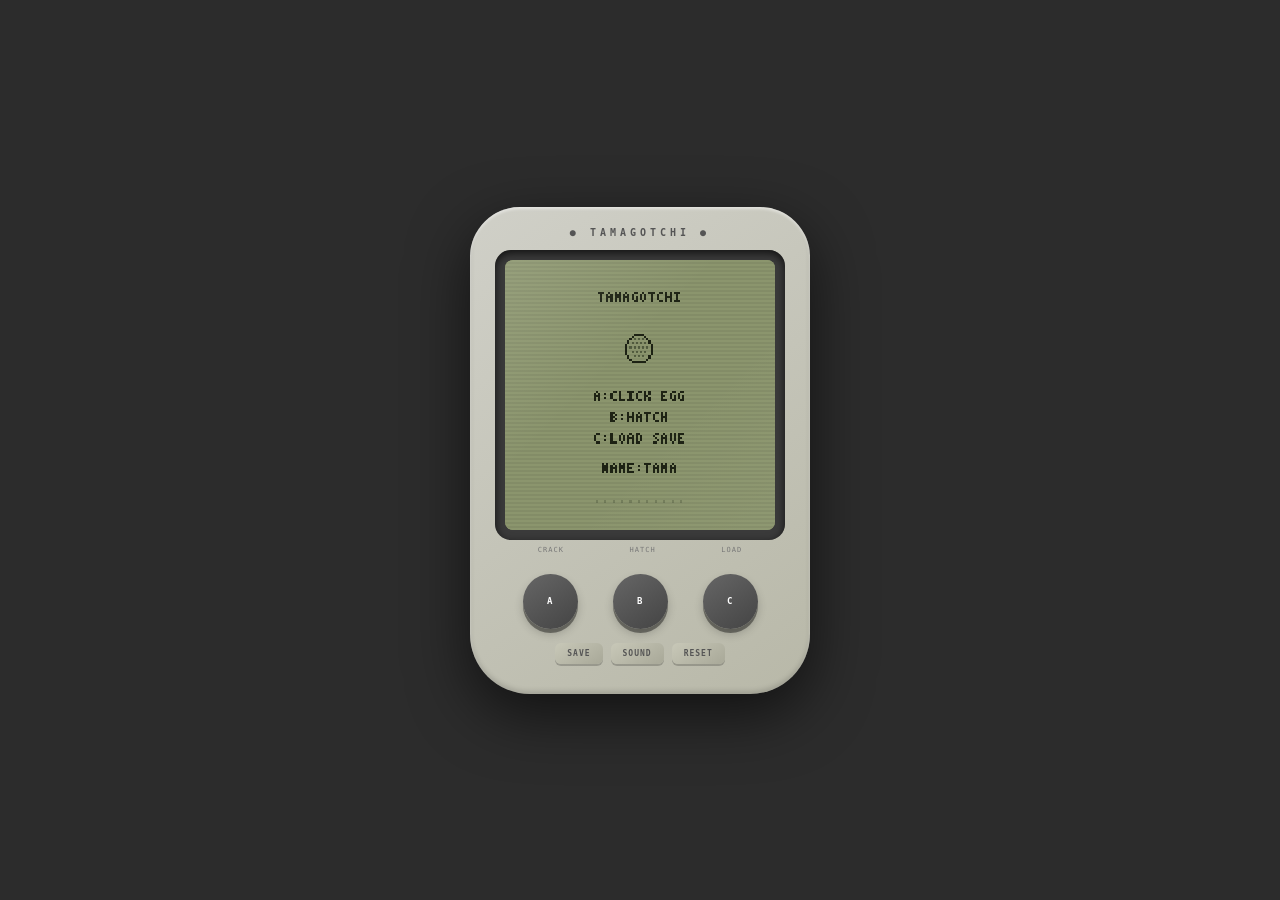
<file: games/tamagotchi-8bit.html>
<!DOCTYPE html>
<html lang="en">
<head>
<meta charset="UTF-8">
<meta name="viewport" content="width=device-width, initial-scale=1.0">
<title>Tamagotchi LCD</title>
<style>
  * { margin: 0; padding: 0; box-sizing: border-box; }

  body {
    min-height: 100vh;
    display: flex;
    justify-content: center;
    align-items: center;
    background: #2c2c2c;
    font-family: monospace;
    overflow: hidden;
  }

  .device {
    width: 340px;
    background: linear-gradient(145deg, #d0d0c8, #b8b8a8);
    border-radius: 50px 50px 60px 60px;
    padding: 20px 25px 30px;
    box-shadow:
      0 20px 60px rgba(0,0,0,0.6),
      inset 0 2px 3px rgba(255,255,255,0.5),
      inset 0 -3px 5px rgba(0,0,0,0.15);
    position: relative;
  }

  .brand {
    text-align: center;
    font-size: 10px;
    font-weight: bold;
    letter-spacing: 4px;
    color: #555;
    margin-bottom: 12px;
    text-transform: uppercase;
  }

  .screen-bezel {
    background: #3a3a3a;
    border-radius: 16px;
    padding: 10px;
    box-shadow: inset 0 3px 8px rgba(0,0,0,0.7);
  }

  .screen-wrap {
    position: relative;
    border-radius: 8px;
    overflow: hidden;
    background: #8b956d;
  }

  canvas#lcd {
    display: block;
    width: 100%;
    image-rendering: pixelated;
    image-rendering: crisp-edges;
  }

  /* Scanline overlay */
  .scanlines {
    position: absolute;
    top: 0; left: 0; right: 0; bottom: 0;
    background: repeating-linear-gradient(
      0deg,
      transparent,
      transparent 2px,
      rgba(0,0,0,0.06) 2px,
      rgba(0,0,0,0.06) 4px
    );
    pointer-events: none;
    border-radius: 8px;
  }

  /* LCD glare */
  .glare {
    position: absolute;
    top: 0; left: 0; right: 0; bottom: 0;
    background: linear-gradient(
      135deg,
      rgba(255,255,255,0.1) 0%,
      transparent 40%,
      transparent 60%,
      rgba(255,255,255,0.03) 100%
    );
    pointer-events: none;
    border-radius: 8px;
  }

  .buttons {
    display: flex;
    justify-content: space-around;
    margin-top: 20px;
    padding: 0 10px;
  }

  .btn {
    width: 55px;
    height: 55px;
    border-radius: 50%;
    border: none;
    cursor: pointer;
    font-size: 9px;
    font-family: monospace;
    font-weight: bold;
    color: #fff;
    display: flex;
    align-items: center;
    justify-content: center;
    text-transform: uppercase;
    letter-spacing: 0.5px;
    transition: transform 0.08s;
    box-shadow:
      0 4px 0 rgba(0,0,0,0.4),
      0 5px 10px rgba(0,0,0,0.2);
  }
  .btn:active {
    transform: translateY(3px);
    box-shadow: 0 1px 0 rgba(0,0,0,0.4);
  }

  .btn-a { background: linear-gradient(145deg, #666, #444); }
  .btn-b { background: linear-gradient(145deg, #666, #444); }
  .btn-c { background: linear-gradient(145deg, #666, #444); }

  .btn-labels {
    display: flex;
    justify-content: space-around;
    padding: 6px 10px 0;
    font-size: 7px;
    color: #777;
    letter-spacing: 1px;
    font-family: monospace;
  }

  .bottom-row {
    display: flex;
    justify-content: center;
    gap: 8px;
    margin-top: 14px;
  }

  .btn-sm {
    padding: 6px 12px;
    border: none;
    border-radius: 6px;
    cursor: pointer;
    font-family: monospace;
    font-size: 8px;
    font-weight: bold;
    color: #555;
    background: linear-gradient(145deg, #c8c8b8, #a8a898);
    box-shadow: 0 2px 0 rgba(0,0,0,0.2);
    letter-spacing: 1px;
  }
  .btn-sm:active { transform: translateY(1px); box-shadow: none; }
</style>
</head>
<body>

<div class="device">
  <div class="brand">● Tamagotchi ●</div>
  <div class="screen-bezel">
    <div class="screen-wrap">
      <canvas id="lcd" width="128" height="128"></canvas>
      <div class="scanlines"></div>
      <div class="glare"></div>
    </div>
  </div>
  <div class="btn-labels">
    <span id="lbl-a">SELECT</span>
    <span id="lbl-b">EXECUTE</span>
    <span id="lbl-c">CANCEL</span>
  </div>
  <div class="buttons">
    <button class="btn btn-a" onclick="pressA()">A</button>
    <button class="btn btn-b" onclick="pressB()">B</button>
    <button class="btn btn-c" onclick="pressC()">C</button>
  </div>
  <div class="bottom-row">
    <button class="btn-sm" onclick="saveGame()">SAVE</button>
    <button class="btn-sm" onclick="toggleSound()">SOUND</button>
    <button class="btn-sm" onclick="resetGame()">RESET</button>
  </div>
</div>

<script>
// ===== LCD CANVAS =====
const canvas = document.getElementById('lcd');
const ctx = canvas.getContext('2d');
const W = 128, H = 128;

// LCD colors — classic green-gray shades
const LCD_BG     = [139, 149, 109]; // light greenish
const LCD_DARK   = [30, 35, 20];    // near-black
const LCD_MID    = [85, 95, 65];    // mid tone
const LCD_LIGHT  = [115, 125, 90];  // light shade (ghost pixels)

function lcdColor(r, g, b, a) {
  return `rgba(${r},${g},${b},${a !== undefined ? a : 1})`;
}

function clearLCD() {
  ctx.fillStyle = lcdColor(...LCD_BG);
  ctx.fillRect(0, 0, W, H);
}

// Pixel-level drawing helpers — everything is in "LCD pixel" coords
// 1 LCD pixel = 1 canvas pixel at native res, scaled up by CSS
function setPixel(x, y, shade) {
  // shade: 0 = dark, 1 = mid, 2 = light/ghost, 3 = bg
  let c;
  switch(shade) {
    case 0: c = LCD_DARK; break;
    case 1: c = LCD_MID; break;
    case 2: c = LCD_LIGHT; break;
    default: c = LCD_BG;
  }
  ctx.fillStyle = lcdColor(...c);
  ctx.fillRect(x, y, 1, 1);
}

function drawRect(x, y, w, h, shade) {
  let c;
  switch(shade) {
    case 0: c = LCD_DARK; break;
    case 1: c = LCD_MID; break;
    case 2: c = LCD_LIGHT; break;
    default: c = LCD_BG;
  }
  ctx.fillStyle = lcdColor(...c);
  ctx.fillRect(x, y, w, h);
}

// Bitmap font — 3x5 pixel glyphs
const FONT = {
  'A': [0b010,0b101,0b111,0b101,0b101],
  'B': [0b110,0b101,0b110,0b101,0b110],
  'C': [0b011,0b100,0b100,0b100,0b011],
  'D': [0b110,0b101,0b101,0b101,0b110],
  'E': [0b111,0b100,0b110,0b100,0b111],
  'F': [0b111,0b100,0b110,0b100,0b100],
  'G': [0b011,0b100,0b101,0b101,0b011],
  'H': [0b101,0b101,0b111,0b101,0b101],
  'I': [0b111,0b010,0b010,0b010,0b111],
  'J': [0b001,0b001,0b001,0b101,0b010],
  'K': [0b101,0b101,0b110,0b101,0b101],
  'L': [0b100,0b100,0b100,0b100,0b111],
  'M': [0b101,0b111,0b111,0b101,0b101],
  'N': [0b101,0b111,0b111,0b111,0b101],
  'O': [0b010,0b101,0b101,0b101,0b010],
  'P': [0b110,0b101,0b110,0b100,0b100],
  'Q': [0b010,0b101,0b101,0b111,0b011],
  'R': [0b110,0b101,0b110,0b101,0b101],
  'S': [0b011,0b100,0b010,0b001,0b110],
  'T': [0b111,0b010,0b010,0b010,0b010],
  'U': [0b101,0b101,0b101,0b101,0b010],
  'V': [0b101,0b101,0b101,0b101,0b010],
  'W': [0b101,0b101,0b111,0b111,0b101],
  'X': [0b101,0b101,0b010,0b101,0b101],
  'Y': [0b101,0b101,0b010,0b010,0b010],
  'Z': [0b111,0b001,0b010,0b100,0b111],
  '0': [0b111,0b101,0b101,0b101,0b111],
  '1': [0b010,0b110,0b010,0b010,0b111],
  '2': [0b110,0b001,0b010,0b100,0b111],
  '3': [0b110,0b001,0b010,0b001,0b110],
  '4': [0b101,0b101,0b111,0b001,0b001],
  '5': [0b111,0b100,0b110,0b001,0b110],
  '6': [0b011,0b100,0b111,0b101,0b111],
  '7': [0b111,0b001,0b010,0b010,0b010],
  '8': [0b111,0b101,0b111,0b101,0b111],
  '9': [0b111,0b101,0b111,0b001,0b110],
  ':': [0b000,0b010,0b000,0b010,0b000],
  '!': [0b010,0b010,0b010,0b000,0b010],
  '?': [0b110,0b001,0b010,0b000,0b010],
  '.': [0b000,0b000,0b000,0b000,0b010],
  '-': [0b000,0b000,0b111,0b000,0b000],
  ' ': [0b000,0b000,0b000,0b000,0b000],
  '%': [0b101,0b001,0b010,0b100,0b101],
  '/': [0b001,0b001,0b010,0b100,0b100],
  '+': [0b000,0b010,0b111,0b010,0b000],
  '<': [0b001,0b010,0b100,0b010,0b001],
  '>': [0b100,0b010,0b001,0b010,0b100],
  '*': [0b101,0b010,0b111,0b010,0b101],
  '\'': [0b010,0b010,0b000,0b000,0b000],
  ',': [0b000,0b000,0b000,0b010,0b100],
};

function drawChar(ch, x, y, shade = 0) {
  const glyph = FONT[ch.toUpperCase()];
  if (!glyph) return;
  for (let row = 0; row < 5; row++) {
    for (let col = 0; col < 3; col++) {
      if (glyph[row] & (1 << (2 - col))) {
        setPixel(x + col, y + row, shade);
      }
    }
  }
}

function drawText(str, x, y, shade = 0) {
  for (let i = 0; i < str.length; i++) {
    drawChar(str[i], x + i * 4, y, shade);
  }
}

function drawTextCentered(str, y, shade = 0) {
  const w = str.length * 4 - 1;
  const x = Math.floor((W - w) / 2);
  drawText(str, x, y, shade);
}

// ===== PIXEL ART SPRITES =====
// Each sprite is a 2D array: 0=transparent, 1=dark, 2=mid, 3=bg(erase)
// Sprites are small (like original 8x8 or 16x16)

const SPRITES = {
  // 16x16 egg
  egg: [
    [0,0,0,0,0,1,1,1,1,1,0,0,0,0,0,0],
    [0,0,0,0,1,0,0,0,0,0,1,0,0,0,0,0],
    [0,0,0,1,0,2,0,2,0,2,0,1,0,0,0,0],
    [0,0,1,0,0,0,0,0,0,0,0,0,1,0,0,0],
    [0,0,1,0,2,0,2,0,2,0,2,0,1,0,0,0],
    [0,1,0,0,0,0,0,0,0,0,0,0,0,1,0,0],
    [0,1,0,2,0,2,0,2,0,2,0,2,0,1,0,0],
    [0,1,0,0,0,0,0,0,0,0,0,0,0,1,0,0],
    [0,1,0,0,2,0,2,0,2,0,2,0,0,1,0,0],
    [0,1,0,0,0,0,0,0,0,0,0,0,0,1,0,0],
    [0,0,1,0,0,2,0,2,0,2,0,0,1,0,0,0],
    [0,0,1,0,0,0,0,0,0,0,0,0,1,0,0,0],
    [0,0,0,1,0,0,0,0,0,0,0,1,0,0,0,0],
    [0,0,0,0,1,1,1,1,1,1,1,0,0,0,0,0],
    [0,0,0,0,0,0,0,0,0,0,0,0,0,0,0,0],
    [0,0,0,0,0,0,0,0,0,0,0,0,0,0,0,0],
  ],

  // Baby: simple round creature 16x16
  baby: [
    [0,0,0,0,0,1,1,1,1,1,1,0,0,0,0,0],
    [0,0,0,0,1,0,0,0,0,0,0,1,0,0,0,0],
    [0,0,0,1,0,0,0,0,0,0,0,0,1,0,0,0],
    [0,0,1,0,0,0,0,0,0,0,0,0,0,1,0,0],
    [0,0,1,0,0,1,0,0,0,1,0,0,0,1,0,0],
    [0,0,1,0,0,1,0,0,0,1,0,0,0,1,0,0],
    [0,0,1,0,0,0,0,0,0,0,0,0,0,1,0,0],
    [0,0,1,0,0,0,0,1,0,0,0,0,0,1,0,0],
    [0,0,1,0,0,0,1,0,1,0,0,0,0,1,0,0],
    [0,0,0,1,0,0,0,0,0,0,0,0,1,0,0,0],
    [0,0,0,0,1,0,0,0,0,0,0,1,0,0,0,0],
    [0,0,0,0,0,1,1,0,1,1,1,0,0,0,0,0],
    [0,0,0,0,0,0,1,0,1,0,0,0,0,0,0,0],
    [0,0,0,0,0,1,1,0,1,1,0,0,0,0,0,0],
    [0,0,0,0,0,0,0,0,0,0,0,0,0,0,0,0],
    [0,0,0,0,0,0,0,0,0,0,0,0,0,0,0,0],
  ],

  // Child: more defined body 16x16
  child: [
    [0,0,0,0,0,0,1,1,1,1,0,0,0,0,0,0],
    [0,0,0,0,0,1,0,0,0,0,1,0,0,0,0,0],
    [0,0,0,0,1,0,0,0,0,0,0,1,0,0,0,0],
    [0,0,0,1,0,0,1,0,0,1,0,0,1,0,0,0],
    [0,0,0,1,0,0,1,0,0,1,0,0,1,0,0,0],
    [0,0,0,1,0,0,0,0,0,0,0,0,1,0,0,0],
    [0,0,0,1,0,0,1,1,1,0,0,0,1,0,0,0],
    [0,0,0,0,1,0,0,0,0,0,0,1,0,0,0,0],
    [0,0,0,0,0,1,1,1,1,1,1,0,0,0,0,0],
    [0,0,0,0,1,0,0,1,0,0,1,0,0,0,0,0],
    [0,0,0,1,0,0,0,1,0,0,0,1,0,0,0,0],
    [0,0,0,1,0,0,0,1,0,0,0,1,0,0,0,0],
    [0,0,0,0,1,1,0,1,0,1,1,0,0,0,0,0],
    [0,0,0,0,0,0,1,0,1,0,0,0,0,0,0,0],
    [0,0,0,0,0,1,1,0,1,1,0,0,0,0,0,0],
    [0,0,0,0,0,0,0,0,0,0,0,0,0,0,0,0],
  ],

  // Teen: spiky + attitude 16x16
  teen: [
    [0,0,0,1,0,0,0,0,0,0,0,1,0,0,0,0],
    [0,0,0,0,1,0,0,0,0,0,1,0,0,0,0,0],
    [0,0,0,0,0,1,1,1,1,1,0,0,0,0,0,0],
    [0,0,0,0,1,0,0,0,0,0,1,0,0,0,0,0],
    [0,0,0,1,0,0,0,0,0,0,0,1,0,0,0,0],
    [0,0,1,0,0,1,1,0,1,1,0,0,1,0,0,0],
    [0,0,1,0,0,1,1,0,1,1,0,0,1,0,0,0],
    [0,0,1,0,0,0,0,0,0,0,0,0,1,0,0,0],
    [0,0,1,0,0,1,0,0,0,1,0,0,1,0,0,0],
    [0,0,0,1,0,0,1,1,1,0,0,1,0,0,0,0],
    [0,0,0,0,1,1,1,1,1,1,1,0,0,0,0,0],
    [0,0,0,1,0,0,0,1,0,0,0,1,0,0,0,0],
    [0,0,1,1,0,0,0,1,0,0,0,1,1,0,0,0],
    [0,0,0,0,0,0,0,1,0,0,0,0,0,0,0,0],
    [0,0,0,0,0,0,1,0,1,0,0,0,0,0,0,0],
    [0,0,0,0,0,1,1,0,1,1,0,0,0,0,0,0],
  ],

  // Adult: big, majestic 16x16
  adult: [
    [0,0,0,0,1,0,0,0,0,0,0,1,0,0,0,0],
    [0,0,0,1,0,1,0,0,0,0,1,0,1,0,0,0],
    [0,0,1,0,0,0,1,1,1,1,0,0,0,1,0,0],
    [0,1,0,0,0,0,0,0,0,0,0,0,0,0,1,0],
    [0,1,0,0,1,1,0,0,0,1,1,0,0,0,1,0],
    [1,0,0,0,1,1,0,0,0,1,1,0,0,0,0,1],
    [1,0,0,0,0,0,0,0,0,0,0,0,0,0,0,1],
    [1,0,0,0,0,0,0,0,0,0,0,0,0,0,0,1],
    [1,0,0,0,1,0,0,0,0,0,1,0,0,0,0,1],
    [0,1,0,0,0,1,1,1,1,1,0,0,0,0,1,0],
    [0,0,1,0,0,0,0,0,0,0,0,0,0,1,0,0],
    [0,0,0,1,1,1,1,1,1,1,1,1,1,0,0,0],
    [0,0,1,0,0,0,0,1,0,0,0,0,0,1,0,0],
    [0,1,1,0,0,0,0,1,0,0,0,0,0,1,1,0],
    [0,0,0,0,0,0,1,0,1,0,0,0,0,0,0,0],
    [0,0,0,0,0,1,1,0,1,1,0,0,0,0,0,0],
  ],

  // Elder: crown + wise look 16x16
  elder: [
    [0,0,0,1,0,1,0,1,0,1,0,1,0,0,0,0],
    [0,0,0,1,1,1,1,1,1,1,1,1,0,0,0,0],
    [0,0,0,0,1,0,0,0,0,0,1,0,0,0,0,0],
    [0,0,0,1,0,0,0,0,0,0,0,1,0,0,0,0],
    [0,0,1,0,0,1,0,0,0,1,0,0,1,0,0,0],
    [0,0,1,0,0,0,0,0,0,0,0,0,1,0,0,0],
    [0,0,1,0,0,0,1,1,1,0,0,0,1,0,0,0],
    [0,0,0,1,0,0,0,0,0,0,0,1,0,0,0,0],
    [0,0,0,0,1,1,1,1,1,1,1,0,0,0,0,0],
    [0,0,0,0,1,0,0,1,0,0,1,0,0,0,0,0],
    [0,0,0,1,0,0,0,1,0,0,0,1,0,0,0,0],
    [0,0,0,1,2,0,0,1,0,0,2,1,0,0,0,0],
    [0,0,0,0,1,1,0,1,0,1,1,0,0,0,0,0],
    [0,0,0,0,0,0,1,0,1,0,0,0,0,0,0,0],
    [0,0,0,0,0,1,1,0,1,1,0,0,0,0,0,0],
    [0,0,0,0,0,0,0,0,0,0,0,0,0,0,0,0],
  ],

  // Sleeping overlay — closed eyes (draw on top of current sprite)
  sleepEyes: [
    // Row offsets from sprite top for eyes closed — drawn separately
  ],

  // Poop 8x8
  poop: [
    [0,0,0,1,1,0,0,0],
    [0,0,1,0,0,1,0,0],
    [0,1,0,0,1,0,1,0],
    [1,0,0,1,0,0,0,1],
    [1,0,0,0,0,0,0,1],
    [1,0,1,0,0,1,0,1],
    [0,1,0,0,0,0,1,0],
    [0,0,1,1,1,1,0,0],
  ],

  // Heart 7x6
  heart: [
    [0,1,1,0,1,1,0],
    [1,1,1,1,1,1,1],
    [1,1,1,1,1,1,1],
    [0,1,1,1,1,1,0],
    [0,0,1,1,1,0,0],
    [0,0,0,1,0,0,0],
  ],

  // Skull 8x8
  skull: [
    [0,0,1,1,1,1,0,0],
    [0,1,0,0,0,0,1,0],
    [1,0,1,0,0,1,0,1],
    [1,0,0,0,0,0,0,1],
    [0,1,0,1,1,0,1,0],
    [0,0,1,0,0,1,0,0],
    [0,0,1,1,1,1,0,0],
    [0,0,0,1,1,0,0,0],
  ],

  // Food icon 8x8
  food: [
    [0,0,0,1,0,0,0,0],
    [0,0,1,1,1,0,0,0],
    [0,1,1,1,1,1,0,0],
    [0,1,1,1,1,1,0,0],
    [1,1,1,1,1,1,1,0],
    [1,1,1,1,1,1,1,0],
    [0,1,1,1,1,1,0,0],
    [0,0,1,1,1,0,0,0],
  ],

  // Ball icon 8x8
  ball: [
    [0,0,1,1,1,1,0,0],
    [0,1,0,0,0,0,1,0],
    [1,0,0,1,1,0,0,1],
    [1,0,1,0,0,1,0,1],
    [1,0,1,0,0,1,0,1],
    [1,0,0,1,1,0,0,1],
    [0,1,0,0,0,0,1,0],
    [0,0,1,1,1,1,0,0],
  ],

  // Zzz 8x5
  zzz: [
    [1,1,1,0,0,0,0,0],
    [0,0,1,0,1,1,0,0],
    [0,1,0,0,0,1,0,0],
    [1,1,1,0,1,1,0,1],
    [0,0,0,0,0,0,0,1],
  ],

  // Medicine cross 7x7
  medicine: [
    [0,0,1,1,1,0,0],
    [0,0,1,1,1,0,0],
    [1,1,1,1,1,1,1],
    [1,1,1,1,1,1,1],
    [1,1,1,1,1,1,1],
    [0,0,1,1,1,0,0],
    [0,0,1,1,1,0,0],
  ],

  // Broom 5x8
  broom: [
    [0,0,1,0,0],
    [0,0,1,0,0],
    [0,0,1,0,0],
    [0,0,1,0,0],
    [0,1,1,1,0],
    [1,1,1,1,1],
    [1,0,1,0,1],
    [1,0,1,0,1],
  ],

  moon: [
    [0,0,1,1,1,0,0,0],
    [0,1,1,0,0,0,0,0],
    [1,1,0,0,0,0,0,0],
    [1,1,0,0,0,0,0,0],
    [1,1,0,0,0,0,0,0],
    [0,1,1,0,0,0,0,0],
    [0,0,1,1,1,0,0,0],
    [0,0,0,0,0,0,0,0],
  ],

  // Arrow cursor 5x7
  arrow: [
    [0,0,1,0,0],
    [0,1,1,1,0],
    [1,0,1,0,1],
    [0,0,1,0,0],
    [0,0,1,0,0],
    [0,0,1,0,0],
    [0,0,0,0,0],
  ],
};

function drawSprite(sprite, x, y, scale = 1) {
  for (let row = 0; row < sprite.length; row++) {
    for (let col = 0; col < sprite[row].length; col++) {
      const v = sprite[row][col];
      if (v === 0) continue;
      const shade = v === 2 ? 1 : 0;
      drawRect(x + col * scale, y + row * scale, scale, scale, shade);
    }
  }
}

// ===== STAT BAR DRAWING =====
function drawStatBar(x, y, value, label) {
  // Label
  drawText(label, x, y, 0);
  // Bar background
  drawRect(x, y + 6, 26, 3, 2);
  // Bar fill
  const fillW = Math.round((value / 100) * 26);
  if (fillW > 0) drawRect(x, y + 6, fillW, 3, 0);
}

// Icon bar at top
function drawIconBar() {
  const icons = ['food','ball','moon','medicine','broom'];
  const iconSprites = [SPRITES.food, SPRITES.ball, SPRITES.moon, SPRITES.medicine, SPRITES.broom];
  const startX = 4;
  const spacing = 25;

  for (let i = 0; i < icons.length; i++) {
    const x = startX + i * spacing;
    if (i === menuIndex) {
      // selection bracket
      drawRect(x - 1, 1, iconSprites[i][0].length + 2, iconSprites[i].length + 2, 2);
      drawSprite(iconSprites[i], x, 2);
      // underline
      drawRect(x - 1, iconSprites[i].length + 3, iconSprites[i][0].length + 2, 1, 0);
    } else {
      drawSprite(iconSprites[i], x, 2);
    }
  }
}

// ===== GAME STATE =====
let pet = null;
let gameInterval = null;
let soundEnabled = true;
let menuIndex = 0;
let gameState = 'title'; // title, playing, dead
let animFrame = 0;
let animTimer = 0;
let notifText = '';
let notifTimer = 0;
let eggClicks = 0;

const STAGES = [
  { name: 'BABY', minAge: 0, sprite: 'baby' },
  { name: 'CHILD', minAge: 60, sprite: 'child' },
  { name: 'TEEN', minAge: 300, sprite: 'teen' },
  { name: 'ADULT', minAge: 900, sprite: 'adult' },
  { name: 'ELDER', minAge: 2400, sprite: 'elder' },
];

function createPet(name) {
  return {
    name: (name || 'TAMA').toUpperCase().substring(0, 8),
    hunger: 80, happiness: 80, energy: 80, hygiene: 80, health: 100,
    age: 0, stage: 0,
    isSleeping: false, isSick: false, isDead: false,
    poopCount: 0, poopTimer: 0,
    born: Date.now(), totalActions: 0
  };
}

// ===== AUDIO =====
const audioCtx = new (window.AudioContext || window.webkitAudioContext)();
function beep(freq, dur, type='square') {
  if (!soundEnabled) return;
  try {
    const o = audioCtx.createOscillator();
    const g = audioCtx.createGain();
    o.type = type; o.frequency.value = freq;
    g.gain.value = 0.06;
    g.gain.exponentialRampToValueAtTime(0.001, audioCtx.currentTime + dur);
    o.connect(g); g.connect(audioCtx.destination);
    o.start(); o.stop(audioCtx.currentTime + dur);
  } catch(e){}
}

function playSound(type) {
  switch(type) {
    case 'click': beep(800, 0.05); break;
    case 'feed': beep(523,0.08); setTimeout(()=>beep(659,0.08),80); setTimeout(()=>beep(784,0.1),160); break;
    case 'play': beep(784,0.08); setTimeout(()=>beep(988,0.08),100); setTimeout(()=>beep(1175,0.12),200); break;
    case 'sleep': beep(392,0.2,'sine'); setTimeout(()=>beep(330,0.3,'sine'),200); break;
    case 'clean': beep(600,0.06); setTimeout(()=>beep(800,0.06),60); setTimeout(()=>beep(600,0.06),120); break;
    case 'heal': beep(440,0.12,'sine'); setTimeout(()=>beep(554,0.12,'sine'),120); setTimeout(()=>beep(659,0.15,'sine'),240); break;
    case 'sick': beep(200,0.25,'sawtooth'); break;
    case 'death': beep(400,0.25); setTimeout(()=>beep(300,0.25),250); setTimeout(()=>beep(200,0.4),500); break;
    case 'hatch': beep(523,0.1); setTimeout(()=>beep(659,0.1),100); setTimeout(()=>beep(784,0.1),200); setTimeout(()=>beep(1047,0.2),300); break;
    case 'evolve': for(let i=0;i<5;i++) setTimeout(()=>beep(400+i*100,0.1),i*100); break;
  }
}

// ===== MAIN RENDER LOOP =====
function renderLCD() {
  clearLCD();
  animTimer++;
  if (animTimer % 15 === 0) animFrame = (animFrame + 1) % 4;

  if (notifTimer > 0) notifTimer--;

  switch(gameState) {
    case 'title': renderTitle(); break;
    case 'playing': renderGame(); break;
    case 'dead': renderDead(); break;
  }
}

function renderTitle() {
  drawTextCentered('TAMAGOTCHI', 15, 0);

  // Animated egg
  const eggY = 35 + (animFrame % 2 === 0 ? 0 : 1);
  drawSprite(SPRITES.egg, 56, eggY);

  // Crack animation based on clicks
  if (eggClicks > 2) {
    drawRect(62, eggY + 6, 1, 3, 0);
    drawRect(63, eggY + 5, 1, 1, 0);
  }
  if (eggClicks > 5) {
    drawRect(66, eggY + 7, 1, 2, 0);
    drawRect(65, eggY + 9, 1, 1, 0);
  }

  drawTextCentered('A:CLICK EGG', 62, 0);
  drawTextCentered('B:HATCH', 72, 0);
  drawTextCentered('C:LOAD SAVE', 82, 0);

  // Name entry
  const petNameDisplay = tempName || 'TAMA';
  drawTextCentered('NAME:' + petNameDisplay, 96, 0);
  // Blinking cursor
  if (animFrame < 2) {
    const nameW = ('NAME:' + petNameDisplay).length * 4;
    const cx = Math.floor((W - nameW) / 2) + nameW + 1;
    drawRect(cx, 96, 2, 5, 0);
  }

  drawTextCentered('...........', 110, 2);
}

function renderGame() {
  if (!pet) return;

  // Top icon bar
  drawIconBar();

  // Separator line
  drawRect(0, 12, W, 1, 1);

  // Stats area (small, on the left side)
  drawStatBar(2, 15, pet.hunger, 'HUN');
  drawStatBar(2, 26, pet.happiness, 'HAP');
  drawStatBar(2, 37, pet.energy, 'ENG');
  drawStatBar(2, 48, pet.hygiene, 'HYG');

  // HP bar
  drawText('HP', 2, 59, 0);
  drawRect(2, 65, 26, 3, 2);
  const hpW = Math.round((pet.health / 100) * 26);
  if (hpW > 0) drawRect(2, 65, hpW, 3, pet.health < 25 ? 0 : 0);

  // Stage + Age on right top
  const stage = STAGES[pet.stage];
  drawText(stage.name, 90, 15, 0);
  const ageStr = formatAge(pet.age);
  drawText(ageStr, 90, 23, 1);

  // Pet name
  drawText(pet.name, 90, 33, 0);

  // Sick indicator
  if (pet.isSick) {
    drawText('SICK!', 90, 43, 0);
  }

  // Draw pet sprite in center-right area
  const spriteData = SPRITES[stage.sprite];
  const petBaseX = 70;
  const petBaseY = 55;

  // Animation bounce
  let offY = 0;
  if (pet.isSleeping) {
    offY = animFrame % 2 === 0 ? 0 : 1;
  } else if (pet.isSick) {
    offY = 0;
    // shake horizontally handled by offsetX
  } else {
    offY = [0, -2, 0, -1][animFrame];
  }

  let offX = 0;
  if (pet.isSick && !pet.isSleeping) {
    offX = [-1, 0, 1, 0][animFrame];
  }

  drawSprite(spriteData, petBaseX + offX, petBaseY + offY, 2);

  // Sleeping: draw closed eyes overlay + Zzz
  if (pet.isSleeping) {
    // Draw horizontal lines over the eyes area (row 4-5 in sprite, scaled x2)
    const eyeY = petBaseY + offY + 8;
    drawRect(petBaseX + offX + 8, eyeY, 4, 2, 3); // erase left eye
    drawRect(petBaseX + offX + 18, eyeY, 4, 2, 3); // erase right eye
    drawRect(petBaseX + offX + 8, eyeY + 1, 4, 1, 0); // line left
    drawRect(petBaseX + offX + 18, eyeY + 1, 4, 1, 0); // line right

    // Zzz
    const zzzOff = (animFrame % 2) * 2;
    drawSprite(SPRITES.zzz, 102, 50 - zzzOff);
  }

  // Poop
  for (let i = 0; i < pet.poopCount; i++) {
    drawSprite(SPRITES.poop, 35 + i * 12, 90);
  }

  // Notification text
  if (notifTimer > 0 && notifText) {
    drawRect(0, 100, W, 9, 3);
    drawRect(0, 100, W, 1, 0);
    drawRect(0, 108, W, 1, 0);
    drawTextCentered(notifText, 101, 0);
  }

  // Bottom info line
  drawRect(0, 112, W, 1, 2);
  const menuLabels = ['FEED','PLAY','SLEEP','HEAL','CLEAN'];
  drawTextCentered('<' + menuLabels[menuIndex] + '>', 116, 0);

  // Mood text
  const mood = getMood();
  const moodSymbol = mood === 'happy' ? ':D' : mood === 'sad' ? ':(' : mood === 'hungry' ? ':O' : mood === 'sick' ? ':S' : mood === 'tired' ? '-.-' : ':.';
  drawText(moodSymbol, 115, 55, 1);
}

function renderDead() {
  drawTextCentered('REST IN PEACE', 10, 0);

  // Skull
  drawSprite(SPRITES.skull, 52, 30, 3);

  drawTextCentered(pet.name, 60, 0);
  drawTextCentered('AGE:' + formatAge(pet.age), 72, 0);
  drawTextCentered('STAGE:' + STAGES[pet.stage].name, 82, 0);

  drawTextCentered('B:TRY AGAIN', 100, 1);
  drawTextCentered('..............', 115, 2);
}

function formatAge(sec) {
  if (sec < 60) return sec + 'S';
  if (sec < 3600) return Math.floor(sec/60) + 'M';
  return Math.floor(sec/3600) + 'H' + Math.floor((sec%3600)/60) + 'M';
}

function getMood() {
  if (!pet || pet.isDead) return 'dead';
  if (pet.isSick) return 'sick';
  if (pet.hunger < 20) return 'hungry';
  if (pet.energy < 20) return 'tired';
  if (pet.hygiene < 20) return 'dirty';
  if (pet.happiness < 30) return 'sad';
  if (pet.happiness > 70 && pet.hunger > 50) return 'happy';
  return 'neutral';
}

function showNotif(text) {
  notifText = text.toUpperCase().substring(0, 25);
  notifTimer = 60; // ~2 seconds at 30fps
}

// ===== GAME TICK (1s) =====
function gameTick() {
  if (!pet || pet.isDead) return;

  pet.age++;

  if (pet.isSleeping) {
    pet.energy = Math.min(100, pet.energy + 2);
    pet.hunger = Math.max(0, pet.hunger - 0.3);
    if (pet.energy >= 100) {
      pet.isSleeping = false;
      showNotif('WOKE UP!');
    }
  } else {
    pet.hunger = Math.max(0, pet.hunger - 0.8);
    pet.happiness = Math.max(0, pet.happiness - 0.5);
    pet.energy = Math.max(0, pet.energy - 0.6);
    pet.hygiene = Math.max(0, pet.hygiene - 0.3);
  }

  pet.poopTimer++;
  if (pet.poopTimer > 80 && Math.random() < 0.05) {
    pet.poopCount = Math.min(3, pet.poopCount + 1);
    pet.poopTimer = 0;
    pet.hygiene = Math.max(0, pet.hygiene - 15);
  }

  if (!pet.isSick) {
    let sickChance = 0;
    if (pet.hunger < 15) sickChance += 0.02;
    if (pet.hygiene < 15) sickChance += 0.02;
    if (pet.poopCount >= 3) sickChance += 0.03;
    if (Math.random() < sickChance) {
      pet.isSick = true;
      playSound('sick');
      showNotif('GOT SICK!');
    }
  }

  if (pet.isSick) {
    pet.health = Math.max(0, pet.health - 0.5);
    pet.happiness = Math.max(0, pet.happiness - 1);
  }
  if (pet.hunger <= 0) pet.health = Math.max(0, pet.health - 0.3);
  if (!pet.isSick && pet.hunger > 50 && pet.energy > 30) {
    pet.health = Math.min(100, pet.health + 0.1);
  }

  if (pet.health <= 0) {
    pet.isDead = true;
    pet.isSleeping = false;
    gameState = 'dead';
    playSound('death');
    clearInterval(gameInterval);
  }

  // Evolution
  for (let i = STAGES.length - 1; i >= 0; i--) {
    if (pet.age >= STAGES[i].minAge && pet.stage < i) {
      pet.stage = i;
      playSound('evolve');
      showNotif('EVOLVED: ' + STAGES[i].name + '!');
      break;
    }
  }
}

// ===== ACTIONS =====
function doAction(action) {
  if (!pet || pet.isDead) return;
  pet.totalActions++;

  switch(action) {
    case 'feed':
      if (pet.isSleeping) { showNotif('SLEEPING...'); return; }
      if (pet.hunger >= 100) { showNotif('NOT HUNGRY!'); return; }
      pet.hunger = Math.min(100, pet.hunger + 25);
      pet.hygiene = Math.max(0, pet.hygiene - 5);
      pet.poopTimer += 30;
      playSound('feed');
      showNotif('YUM YUM!');
      break;
    case 'play':
      if (pet.isSleeping) { showNotif('SLEEPING...'); return; }
      if (pet.energy < 10) { showNotif('TOO TIRED!'); return; }
      pet.happiness = Math.min(100, pet.happiness + 20);
      pet.energy = Math.max(0, pet.energy - 15);
      pet.hunger = Math.max(0, pet.hunger - 10);
      pet.hygiene = Math.max(0, pet.hygiene - 8);
      playSound('play');
      showNotif('FUN!');
      break;
    case 'sleep':
      if (pet.isSleeping) {
        pet.isSleeping = false;
        showNotif('WOKE UP!');
      } else {
        pet.isSleeping = true;
        playSound('sleep');
        showNotif('GOOD NIGHT...');
      }
      break;
    case 'heal':
      if (!pet.isSick) { showNotif('NOT SICK!'); return; }
      pet.isSick = false;
      pet.health = Math.min(100, pet.health + 30);
      playSound('heal');
      showNotif('FEELING BETTER!');
      break;
    case 'clean':
      if (pet.isSleeping) { showNotif('SLEEPING...'); return; }
      if (pet.poopCount === 0 && pet.hygiene > 80) { showNotif('ALREADY CLEAN!'); return; }
      pet.hygiene = Math.min(100, pet.hygiene + 30);
      pet.poopCount = 0;
      playSound('clean');
      showNotif('SPARKLE!');
      break;
  }
}

// ===== BUTTON HANDLERS =====
let tempName = 'TAMA';
const ALPHABET = 'ABCDEFGHIJKLMNOPQRSTUVWXYZ ';
let letterIndex = 0;

function pressA() {
  playSound('click');
  if (audioCtx.state === 'suspended') audioCtx.resume();

  if (gameState === 'title') {
    // Cycle letter for name
    eggClicks++;
    letterIndex = (letterIndex + 1) % ALPHABET.length;
    if (tempName.length < 8) {
      // Preview next letter
    }
  } else if (gameState === 'playing') {
    menuIndex = (menuIndex + 1) % 5;
  }
  updateLabels();
}

function pressB() {
  playSound('click');
  if (audioCtx.state === 'suspended') audioCtx.resume();

  if (gameState === 'title') {
    if (eggClicks < 3) {
      eggClicks = 3;
      showNotif('CRACK!');
      return;
    }
    // Hatch
    pet = createPet(tempName);
    gameState = 'playing';
    playSound('hatch');
    showNotif('WELCOME ' + pet.name + '!');
    clearInterval(gameInterval);
    gameInterval = setInterval(gameTick, 1000);
  } else if (gameState === 'playing') {
    const actions = ['feed','play','sleep','heal','clean'];
    doAction(actions[menuIndex]);
  } else if (gameState === 'dead') {
    resetGame();
  }
  updateLabels();
}

function pressC() {
  playSound('click');
  if (audioCtx.state === 'suspended') audioCtx.resume();

  if (gameState === 'title') {
    loadGame();
  } else if (gameState === 'playing') {
    menuIndex = (menuIndex - 1 + 5) % 5;
  }
  updateLabels();
}

function updateLabels() {
  const lblA = document.getElementById('lbl-a');
  const lblB = document.getElementById('lbl-b');
  const lblC = document.getElementById('lbl-c');

  if (gameState === 'title') {
    lblA.textContent = 'CRACK';
    lblB.textContent = 'HATCH';
    lblC.textContent = 'LOAD';
  } else if (gameState === 'playing') {
    lblA.textContent = 'NEXT >';
    lblB.textContent = 'OK';
    lblC.textContent = '< PREV';
  } else {
    lblA.textContent = '';
    lblB.textContent = 'RESTART';
    lblC.textContent = '';
  }
}

// ===== SAVE / LOAD =====
function saveGame() {
  if (!pet) return;
  localStorage.setItem('tama_lcd_save', JSON.stringify(pet));
  showNotif('SAVED!');
  playSound('click');
}

function loadGame() {
  const data = localStorage.getItem('tama_lcd_save');
  if (!data) { showNotif('NO SAVE!'); return; }
  try {
    pet = JSON.parse(data);
    if (pet.isDead) {
      gameState = 'dead';
    } else {
      gameState = 'playing';
      clearInterval(gameInterval);
      gameInterval = setInterval(gameTick, 1000);
    }
    showNotif('WELCOME BACK!');
    updateLabels();
  } catch(e) {
    showNotif('BAD SAVE!');
  }
}

function resetGame() {
  clearInterval(gameInterval);
  pet = null;
  gameState = 'title';
  menuIndex = 0;
  eggClicks = 0;
  tempName = 'TAMA';
  letterIndex = 0;
  localStorage.removeItem('tama_lcd_save');
  updateLabels();
}

function toggleSound() {
  soundEnabled = !soundEnabled;
  if (soundEnabled && audioCtx.state === 'suspended') audioCtx.resume();
  showNotif(soundEnabled ? 'SOUND ON' : 'SOUND OFF');
}

// ===== KEYBOARD SUPPORT =====
document.addEventListener('keydown', (e) => {
  switch(e.key) {
    case 'a': case 'A': case 'ArrowLeft': pressA(); break;
    case 's': case 'S': case 'ArrowDown': case 'Enter': pressB(); break;
    case 'd': case 'D': case 'ArrowRight': pressC(); break;
  }
});

// ===== NAME INPUT (override with prompt-style in title) =====
document.addEventListener('keydown', (e) => {
  if (gameState !== 'title') return;
  if (e.key === 'Backspace') {
    tempName = tempName.slice(0, -1);
    e.preventDefault();
  } else if (e.key.length === 1 && /[A-Za-z ]/.test(e.key) && tempName.length < 8) {
    tempName += e.key.toUpperCase();
    e.preventDefault();
  }
});

// ===== INIT =====
updateLabels();

// Render loop at ~30fps
setInterval(renderLCD, 33);

// Auto-save every 30s
setInterval(() => { if (pet && !pet.isDead && gameState === 'playing') saveGame(); }, 30000);

</script>
</body>
</html>
</file>
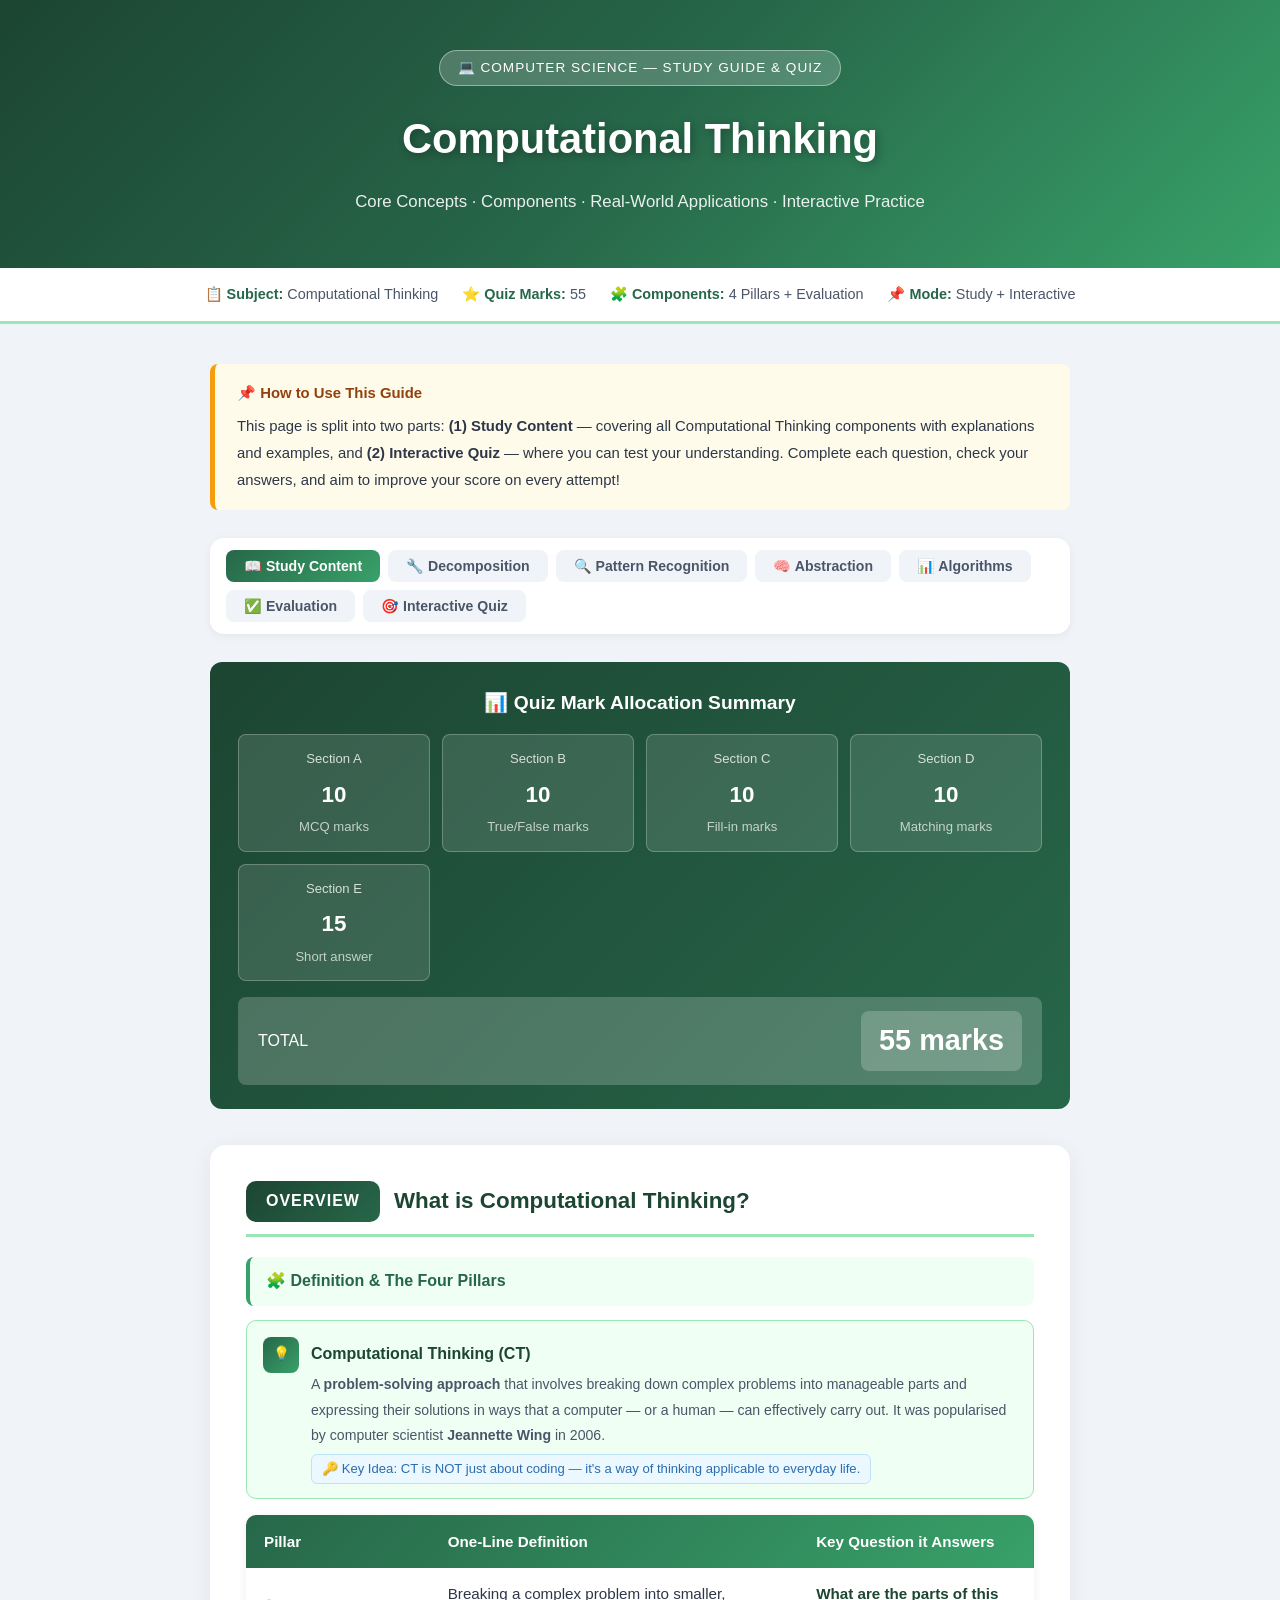
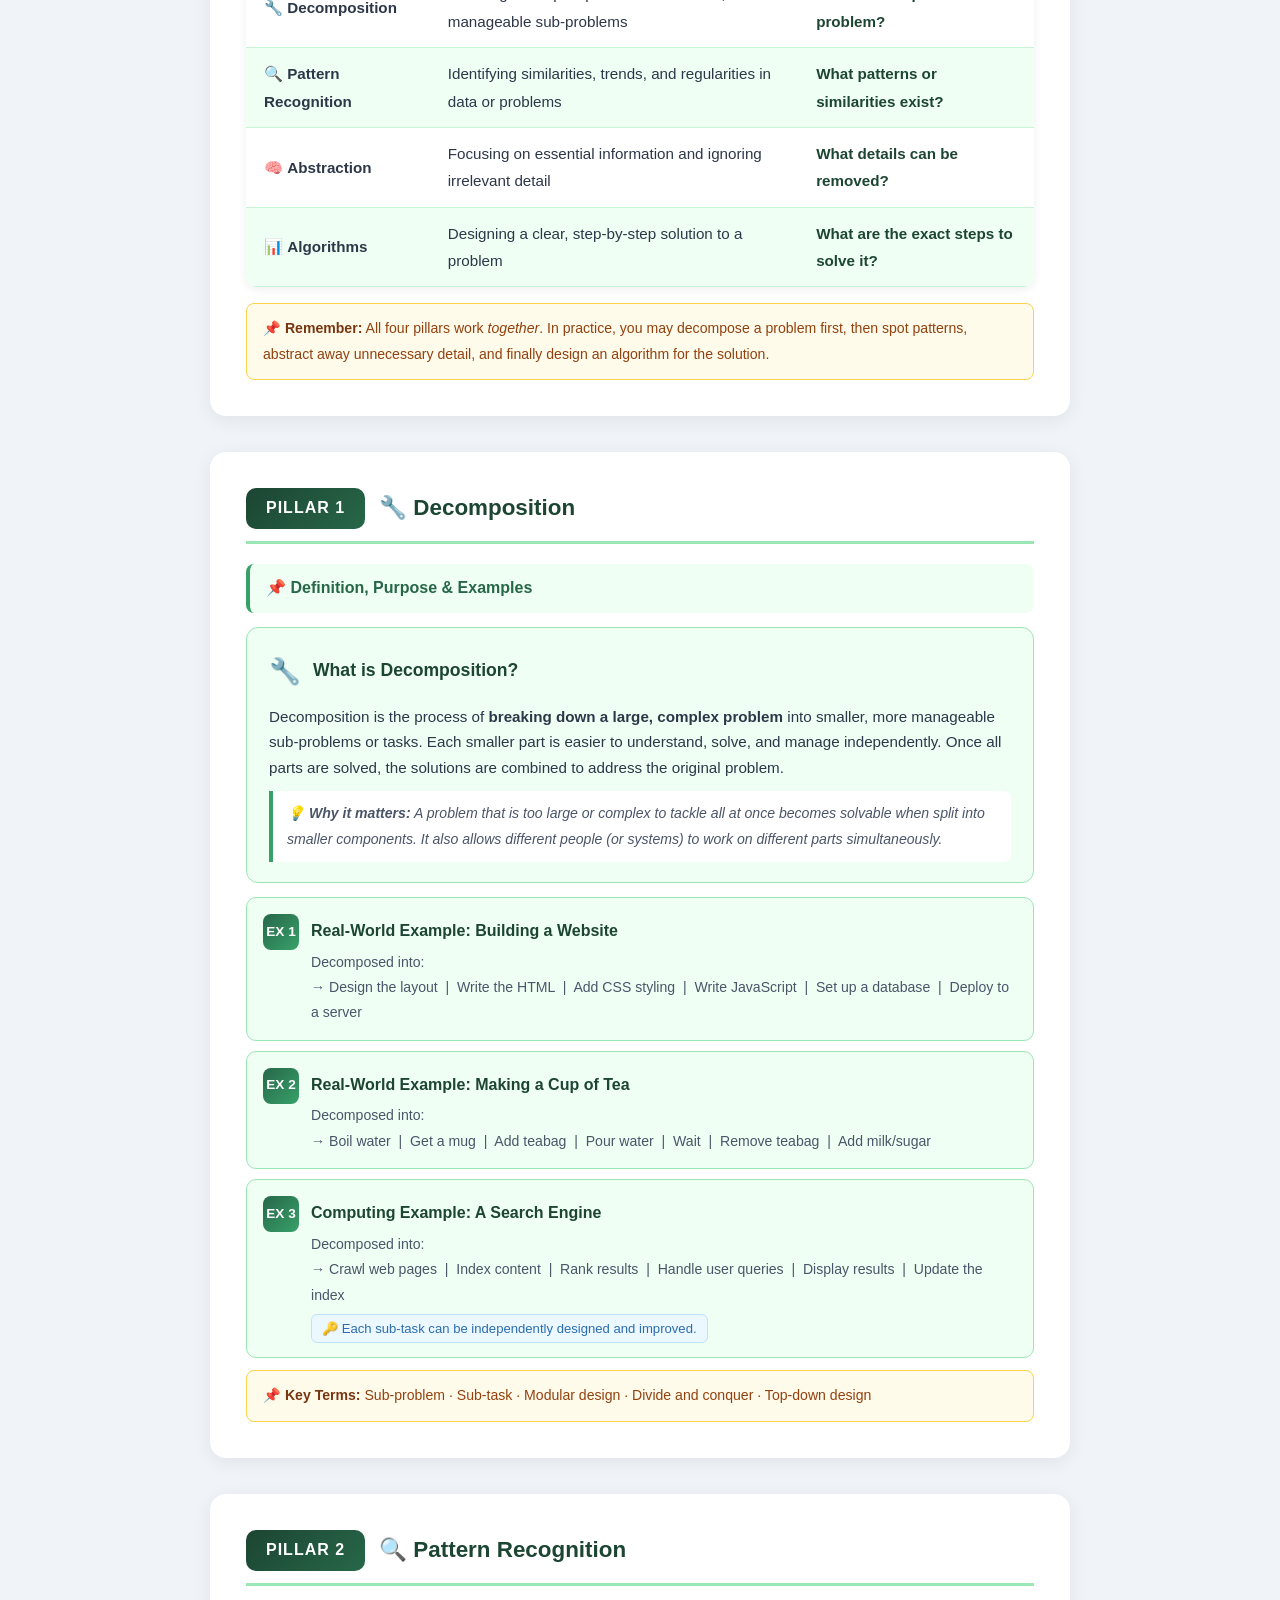
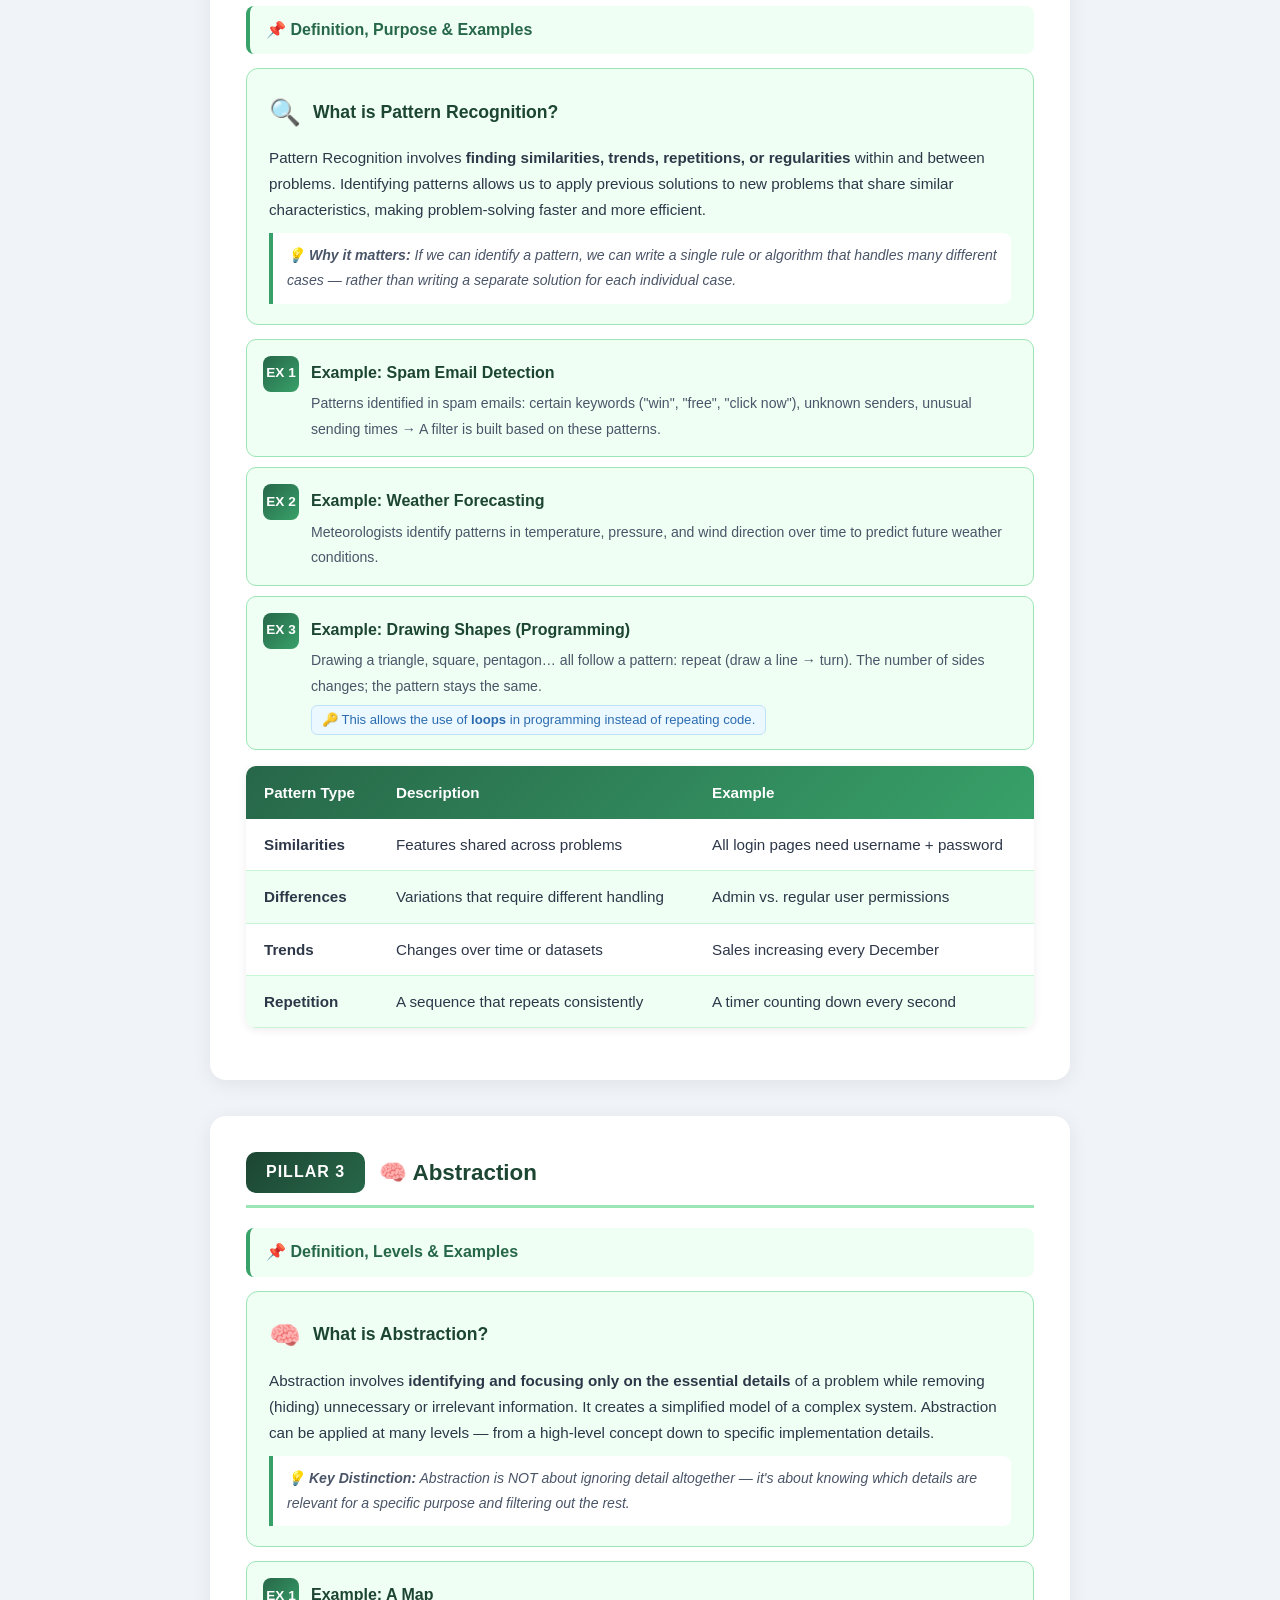
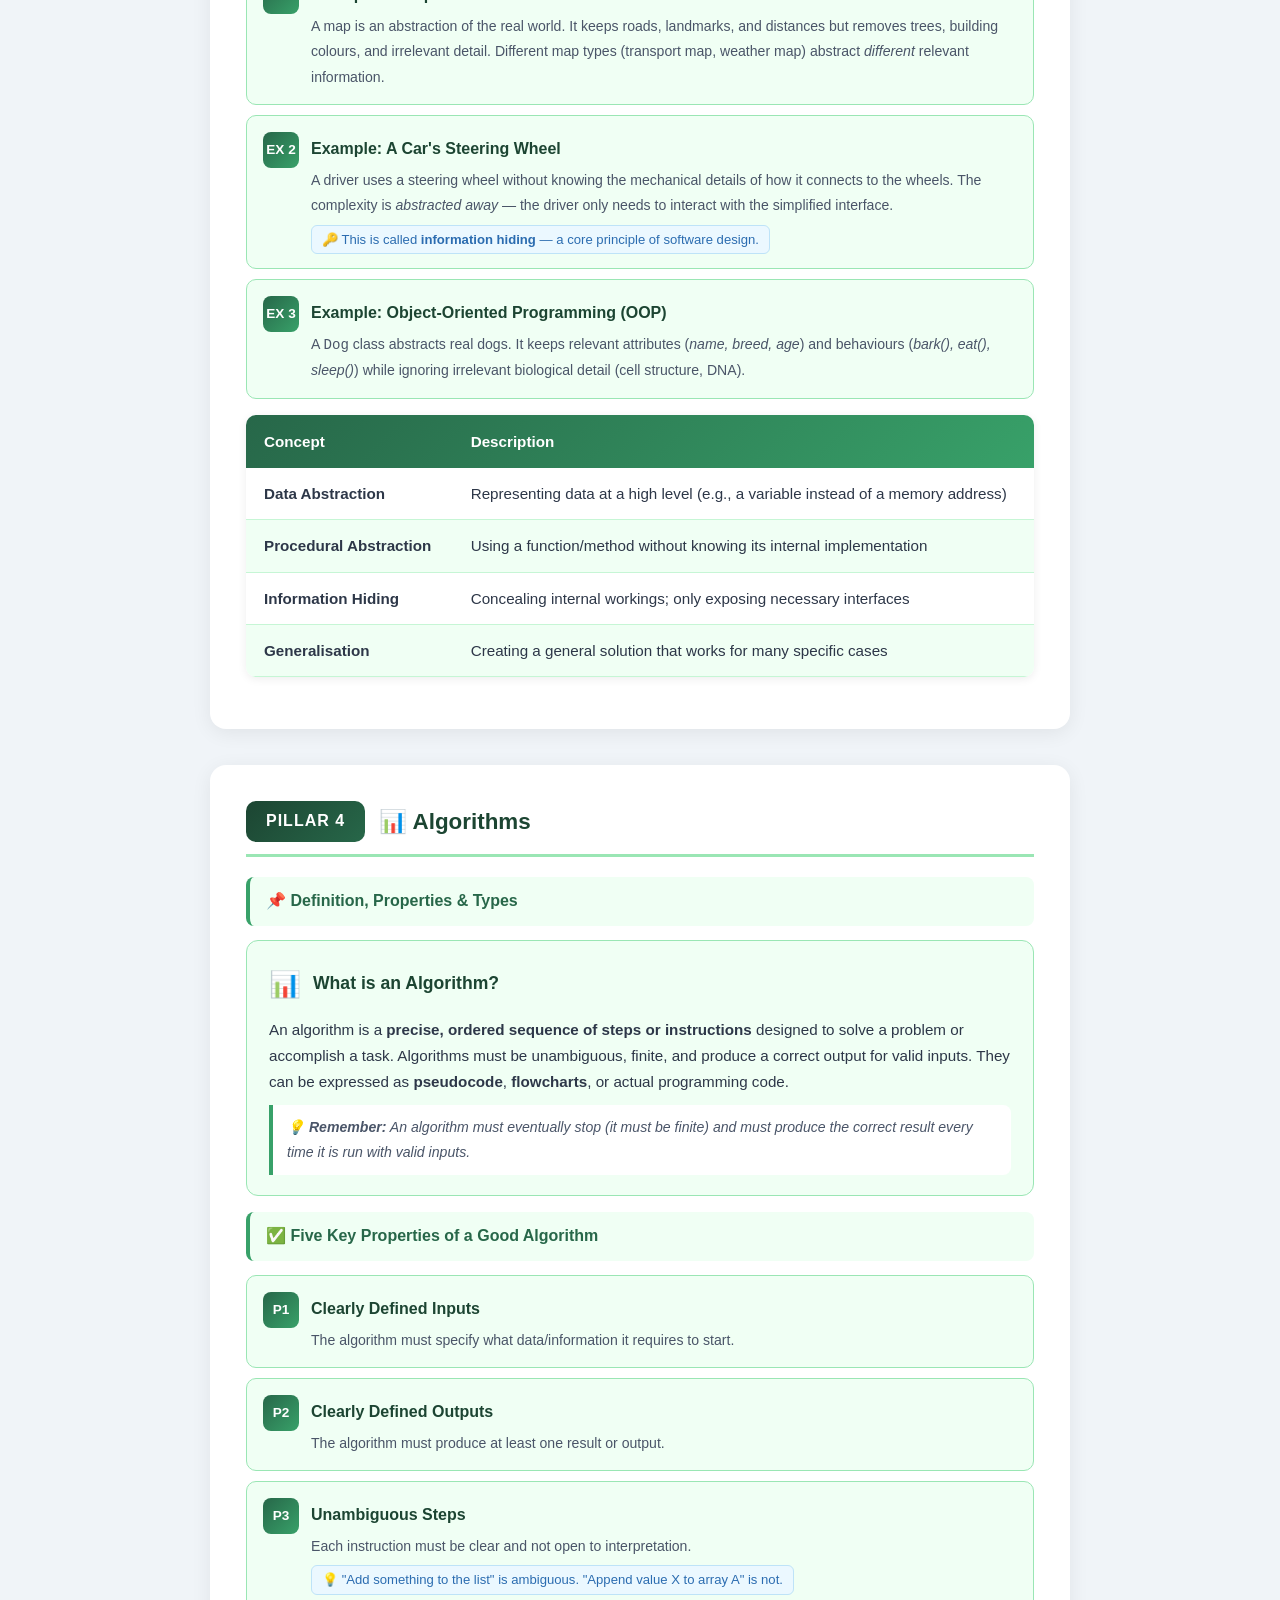
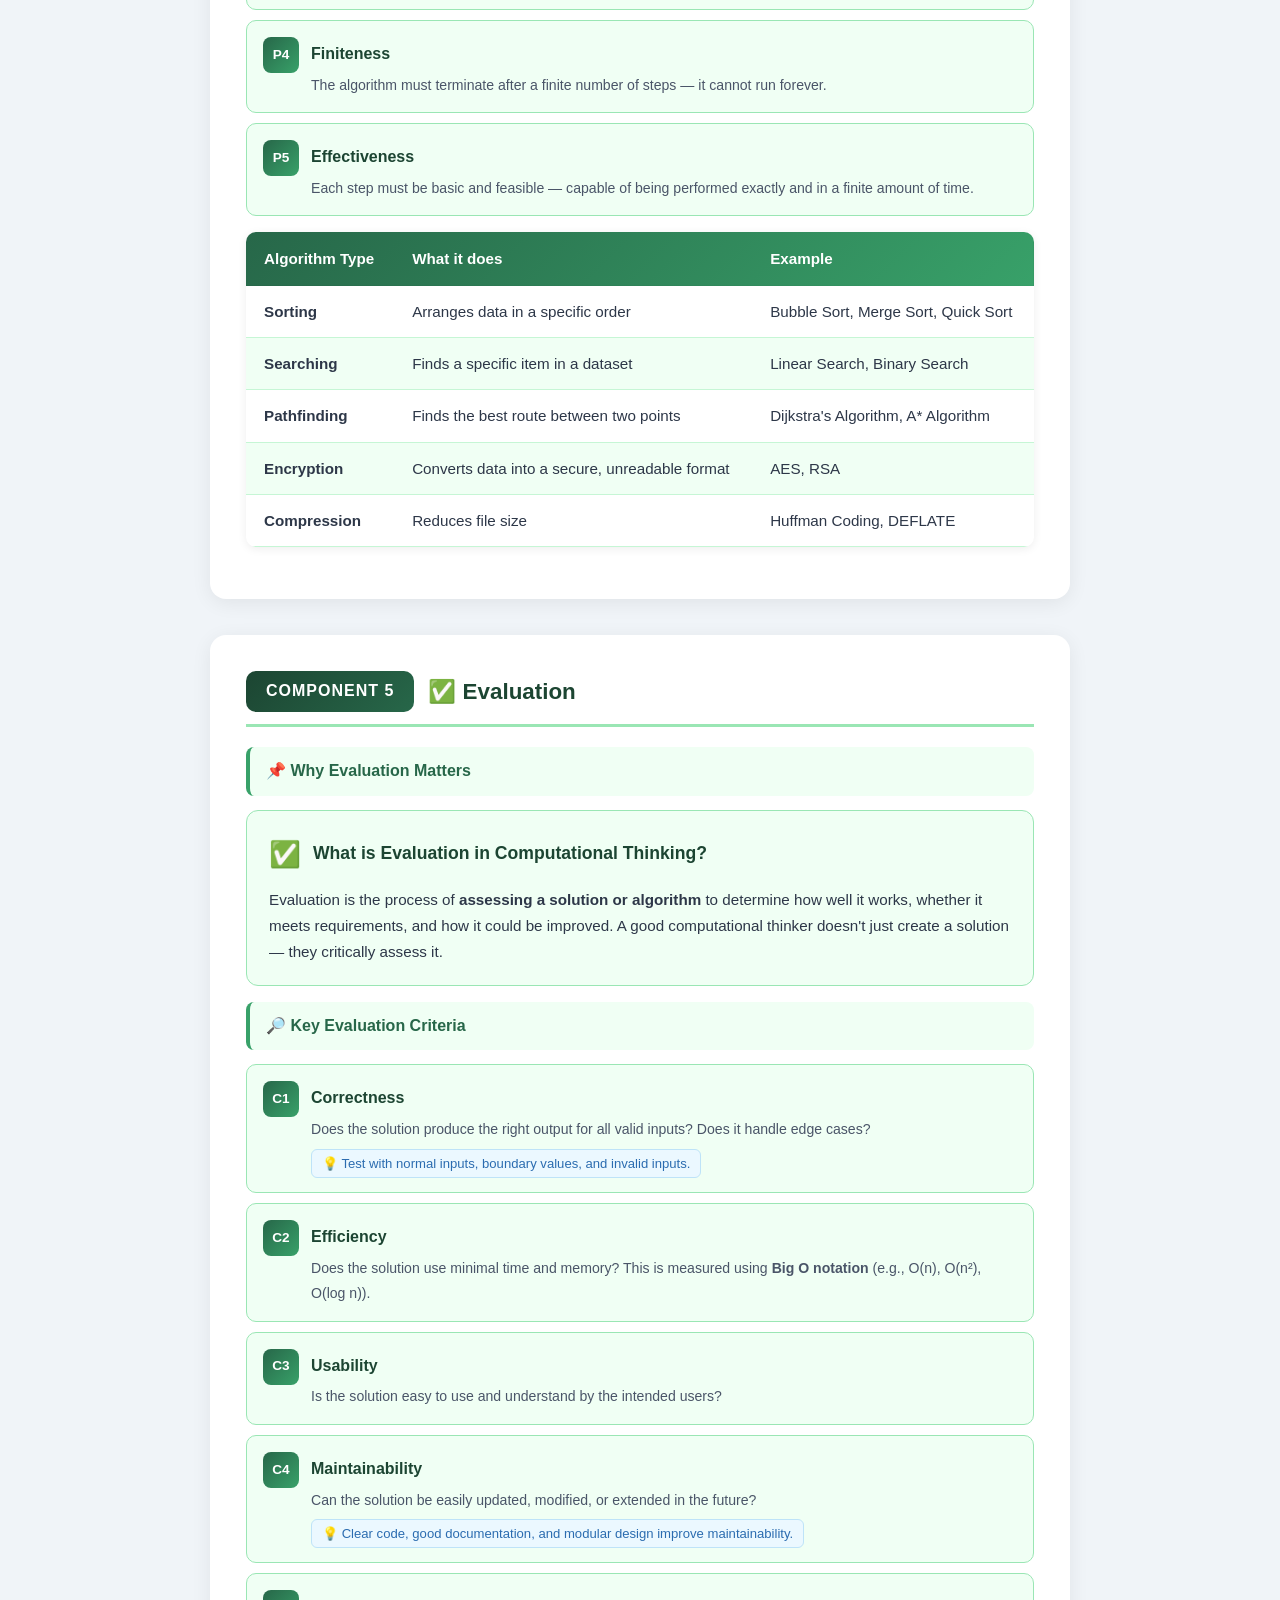
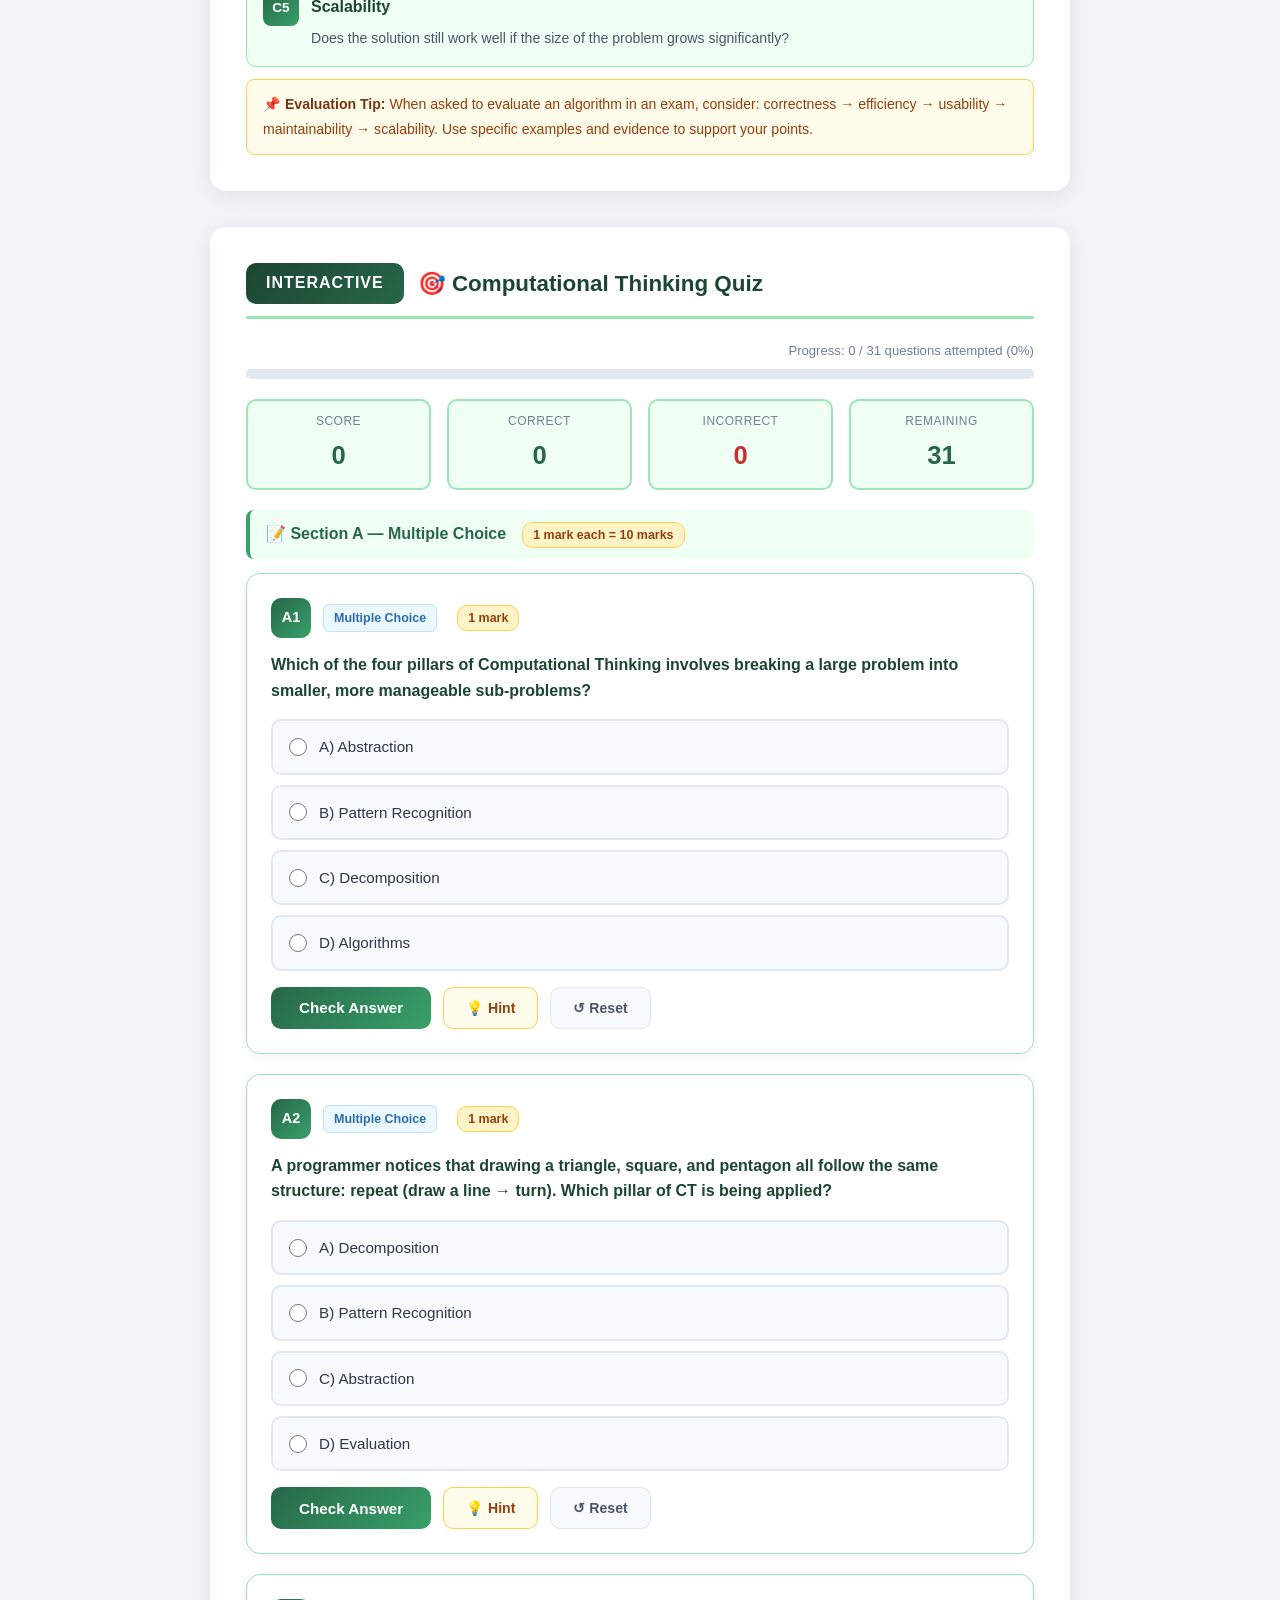
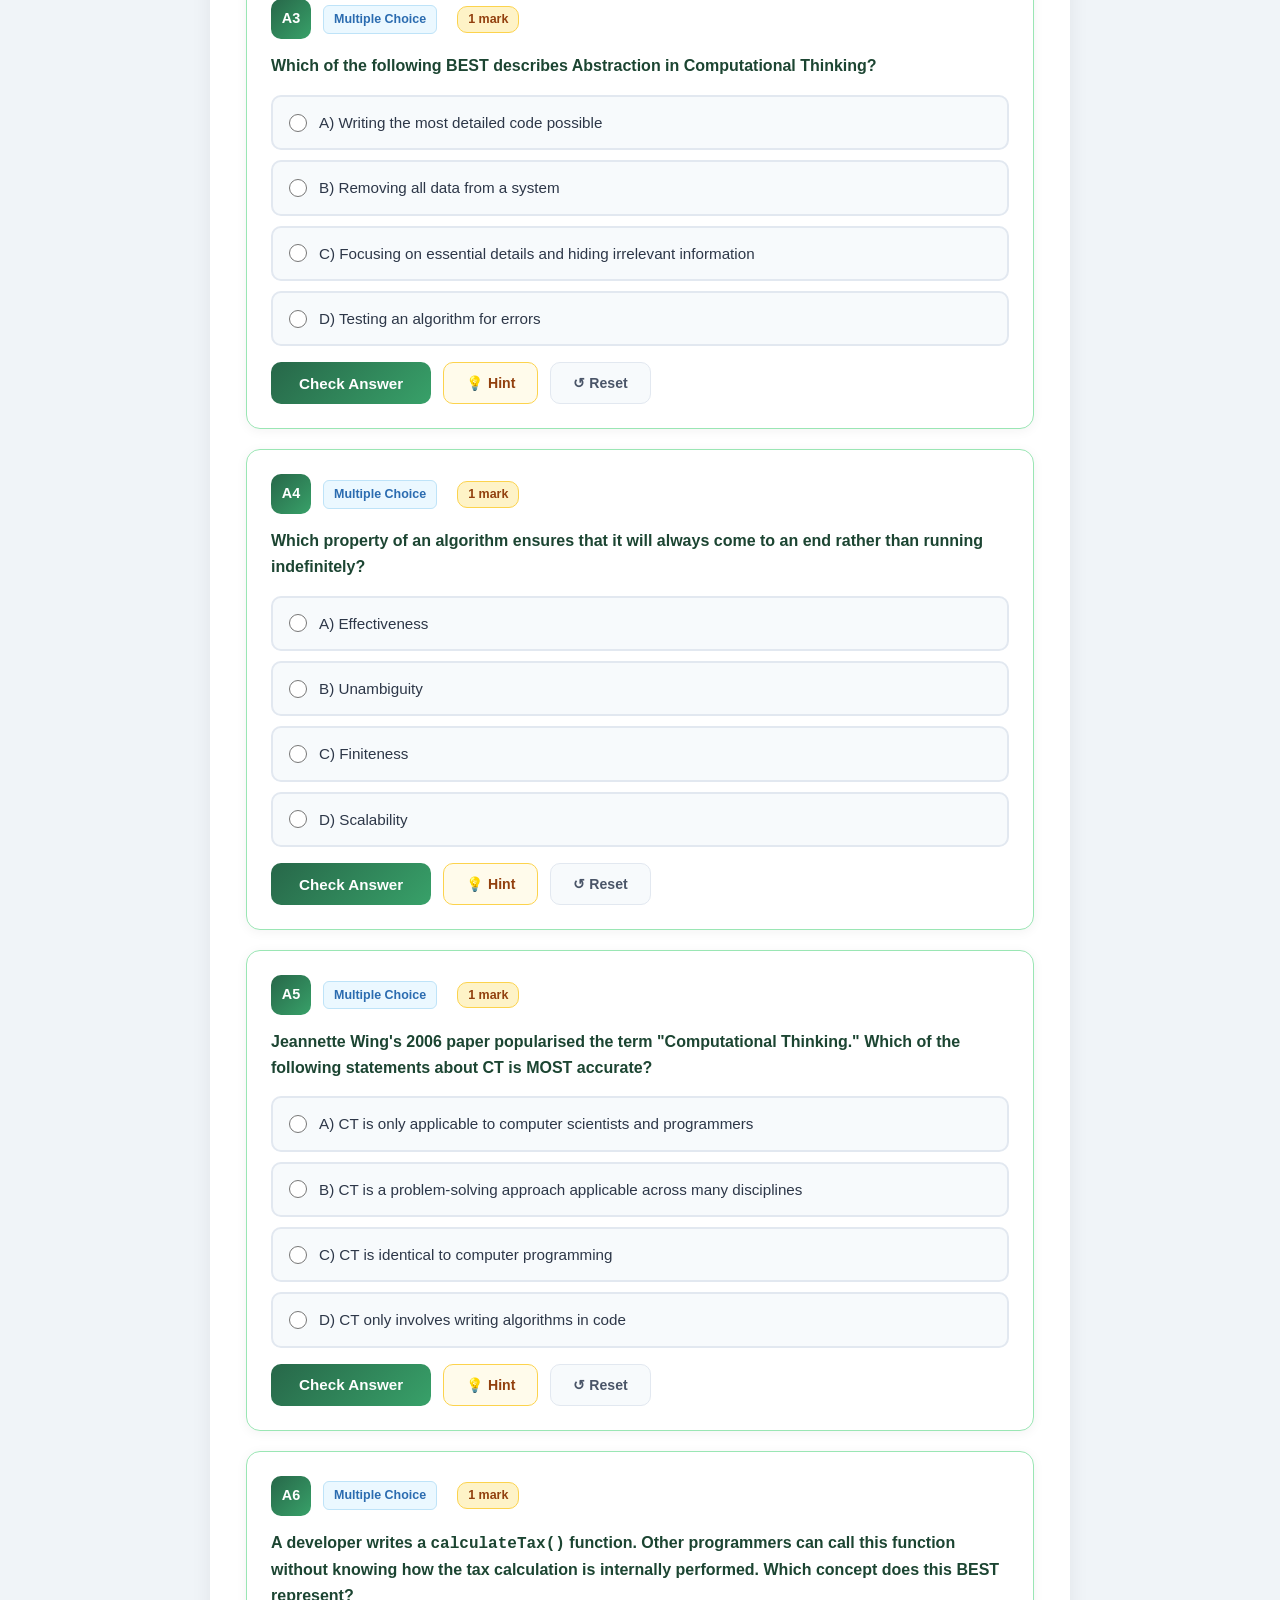
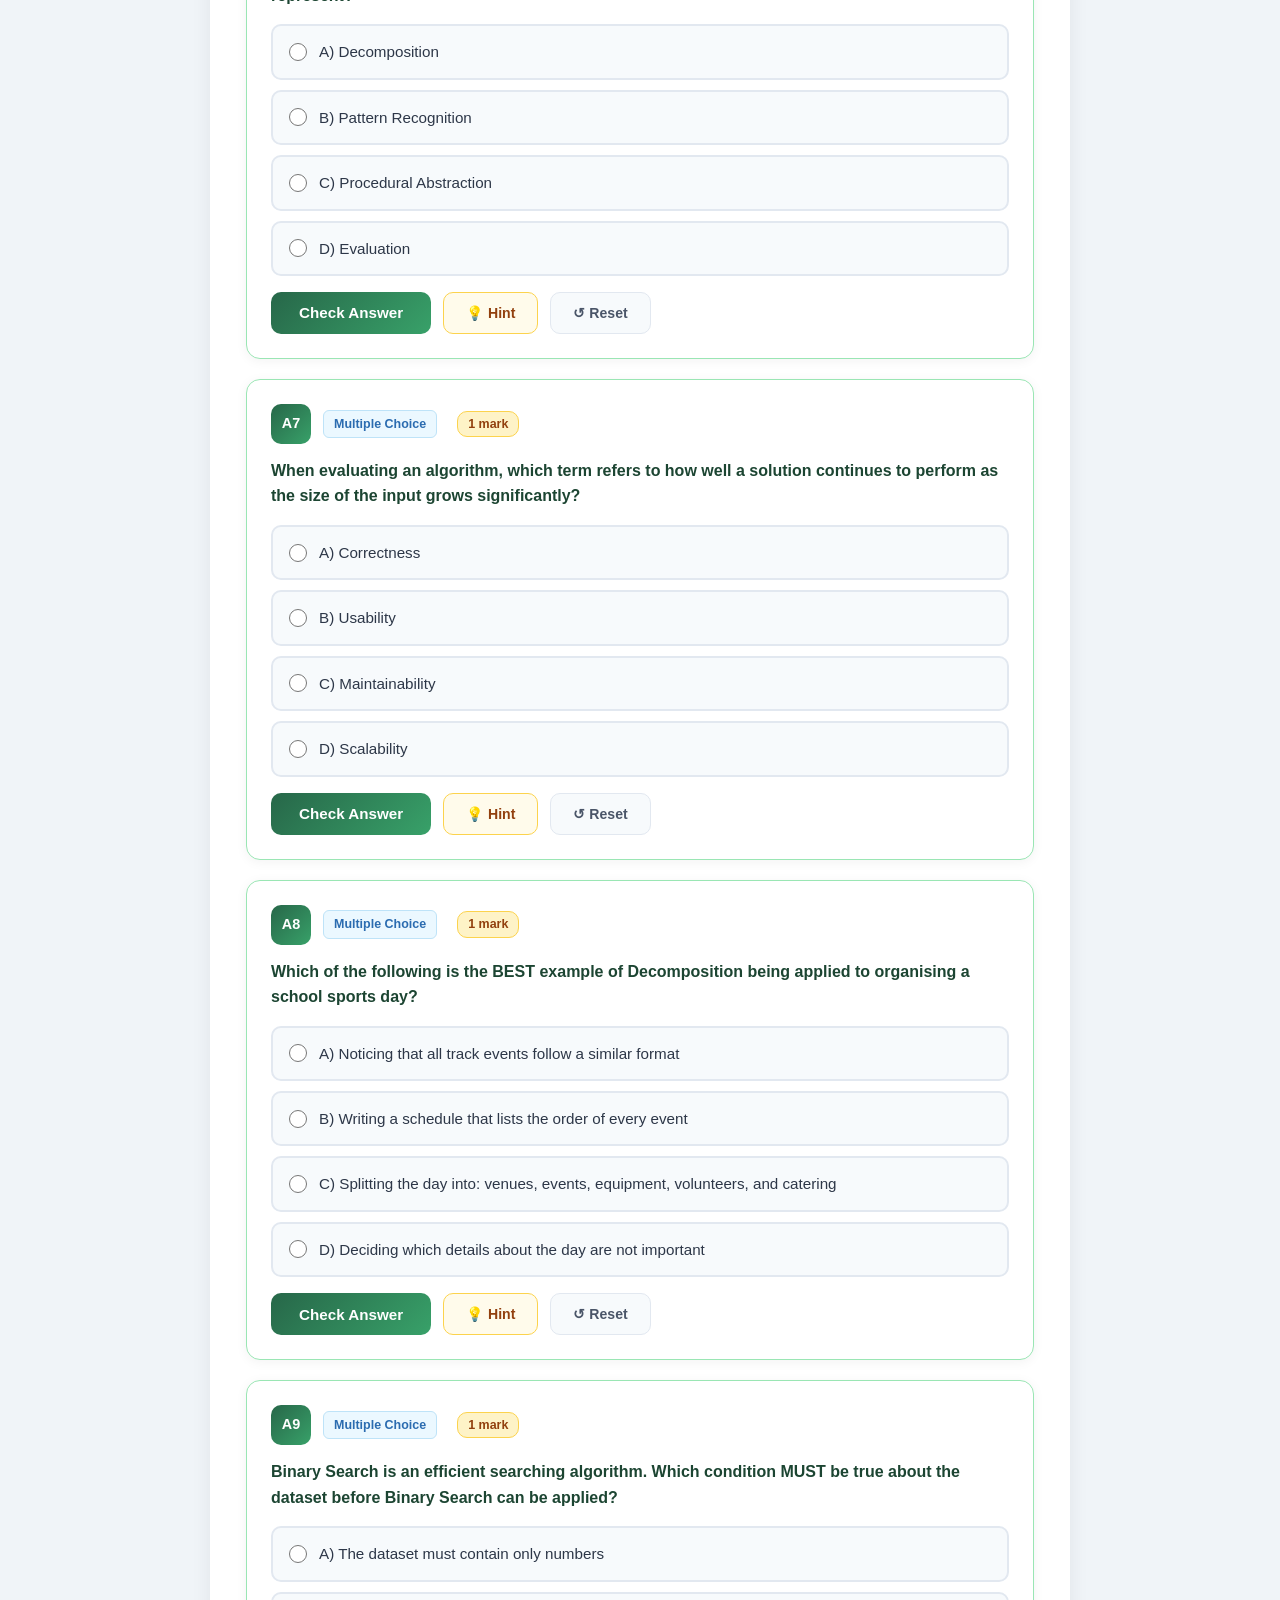
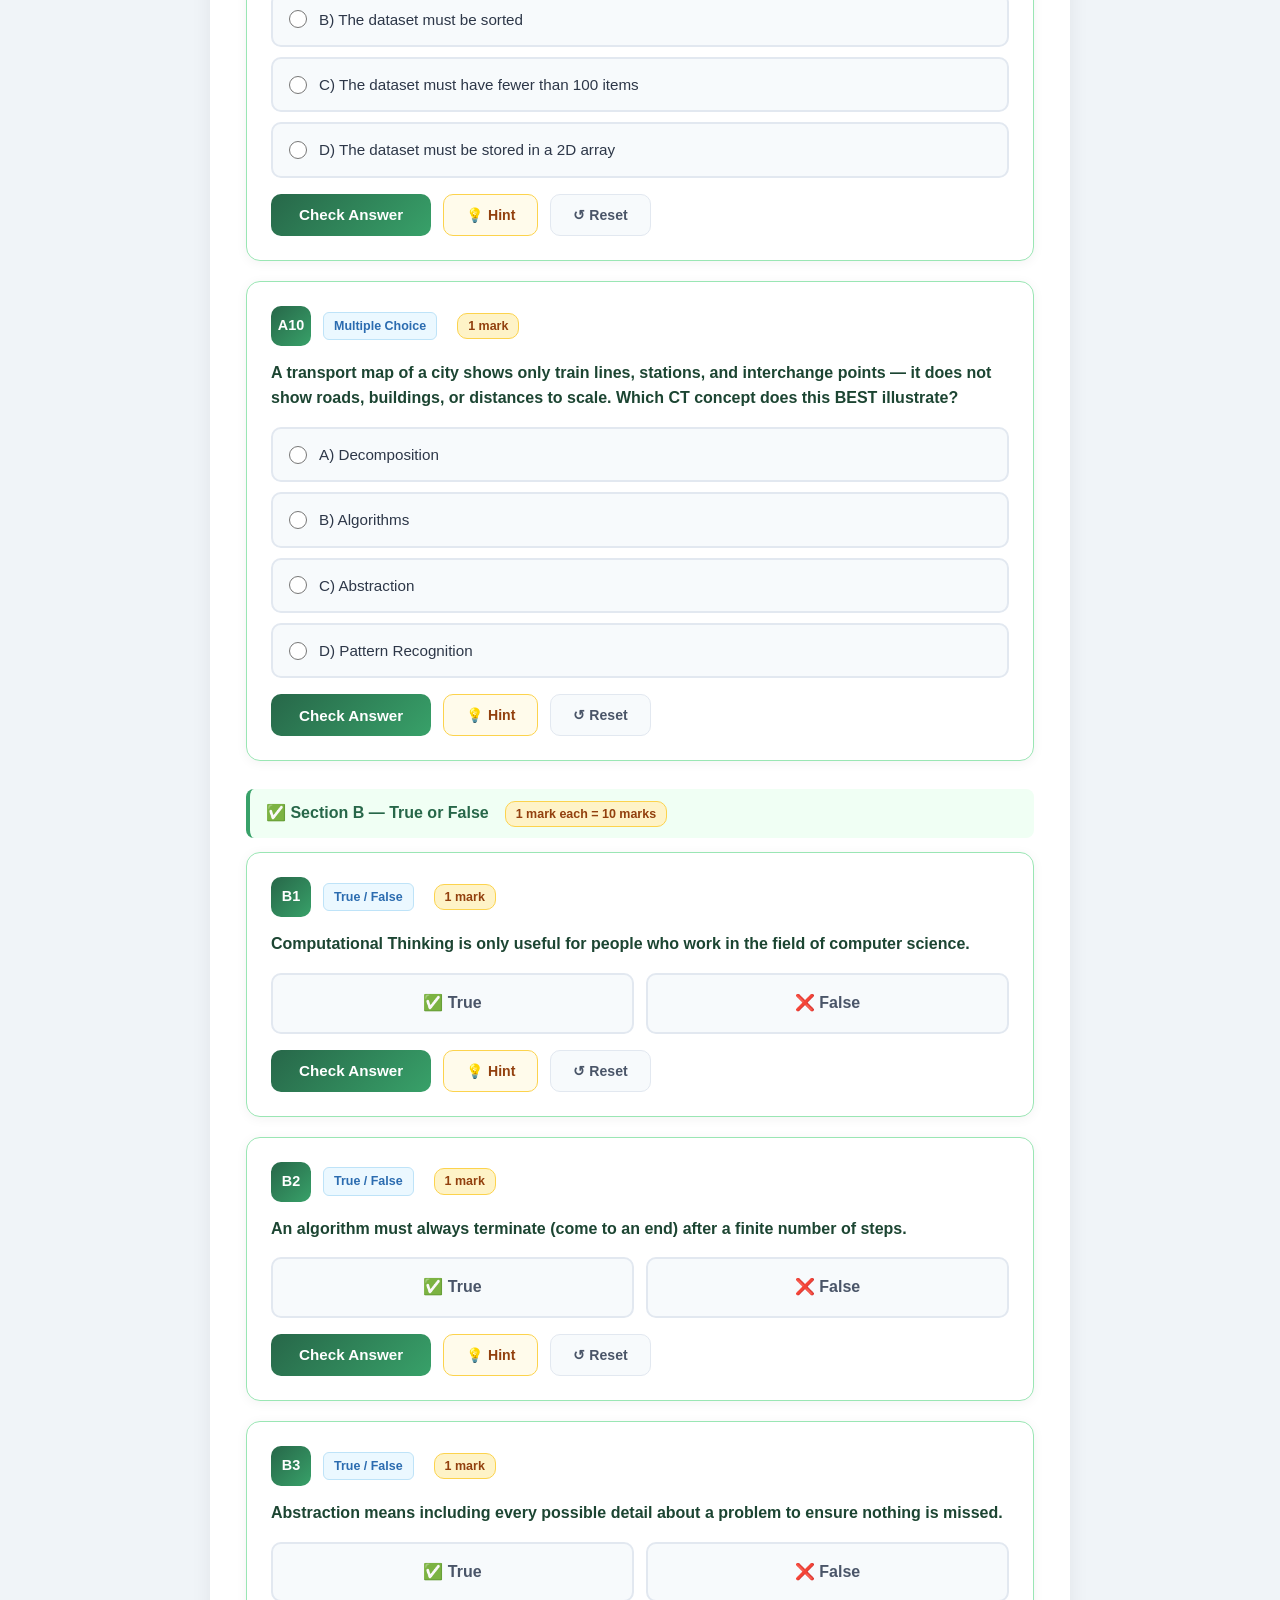
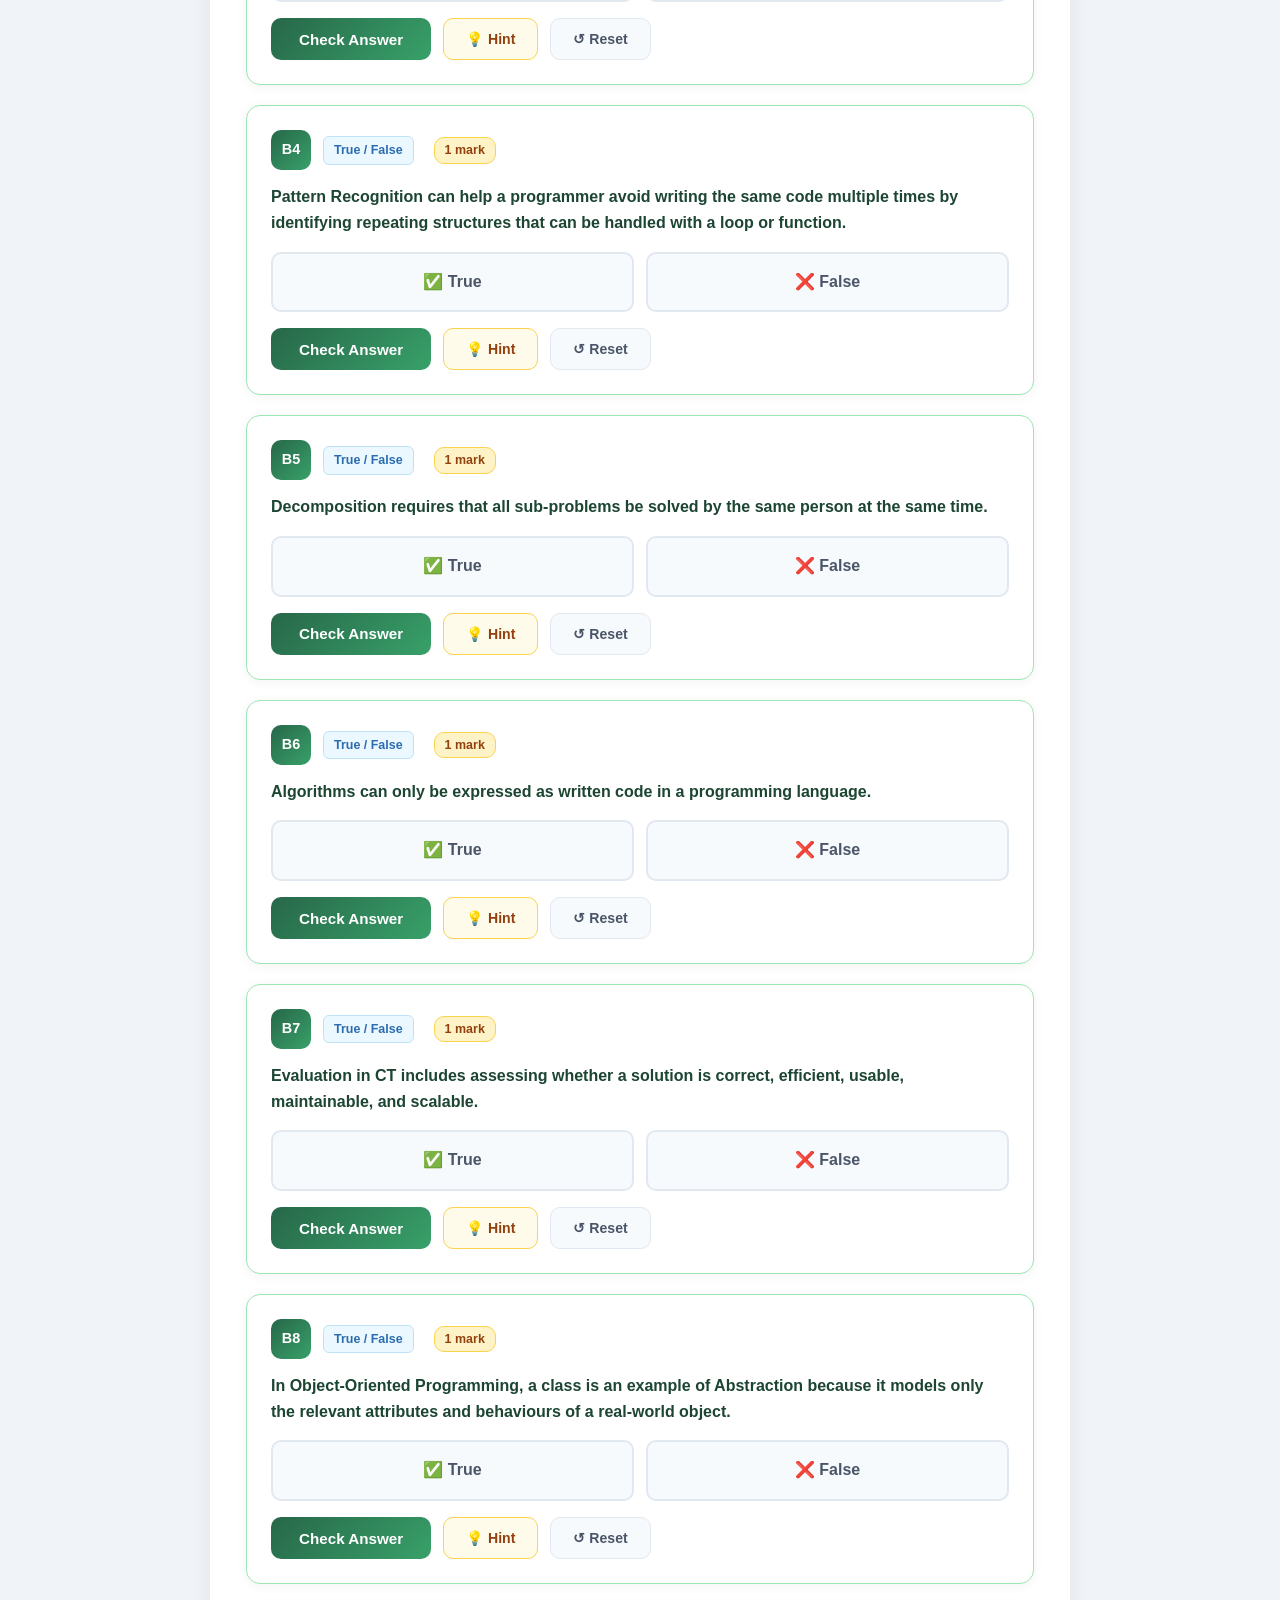
<file: study-guides/computational-thinking.html>
<!DOCTYPE html>
<html lang="en">
<head>
  <meta charset="UTF-8"/>
  <meta name="viewport" content="width=device-width, initial-scale=1.0"/>
  <title>Computational Thinking — Study Guide & Interactive Quiz</title>
  <style>
    *, *::before, *::after { box-sizing: border-box; margin: 0; padding: 0; }

    body {
      font-family: 'Segoe UI', Tahoma, Geneva, Verdana, sans-serif;
      background-color: #f0f4f8;
      color: #2d3748;
      line-height: 1.8;
    }

    /* ── Hero ── */
    .hero {
      background: linear-gradient(135deg, #1c4532, #276749, #38a169);
      color: white;
      text-align: center;
      padding: 50px 20px;
    }

    .hero .badge {
      display: inline-block;
      background: rgba(255,255,255,0.2);
      border: 1px solid rgba(255,255,255,0.4);
      border-radius: 20px;
      padding: 5px 18px;
      font-size: 0.85rem;
      margin-bottom: 16px;
      letter-spacing: 1px;
    }

    .hero h1 {
      font-size: 2.6rem;
      margin-bottom: 10px;
      text-shadow: 2px 2px 8px rgba(0,0,0,0.3);
    }

    .hero p {
      font-size: 1.05rem;
      opacity: 0.9;
      max-width: 600px;
      margin: 0 auto;
    }

    /* ── Info Bar ── */
    .info-bar {
      background: white;
      border-bottom: 3px solid #9ae6b4;
      padding: 14px 40px;
      display: flex;
      flex-wrap: wrap;
      gap: 24px;
      font-size: 0.9rem;
      color: #4a5568;
      justify-content: center;
    }

    .info-bar span strong { color: #276749; }

    /* ── Notice ── */
    .notice {
      background: #fffbeb;
      border-left: 5px solid #f59e0b;
      border-radius: 8px;
      padding: 16px 22px;
      margin-bottom: 28px;
      font-size: 0.93rem;
    }

    .notice .notice-title {
      font-weight: 700;
      color: #92400e;
      margin-bottom: 6px;
    }

    /* ── Container ── */
    .container {
      max-width: 900px;
      margin: 0 auto;
      padding: 40px 20px;
    }

    /* ── Section Block ── */
    .section-block {
      background: white;
      border-radius: 16px;
      padding: 36px;
      margin-bottom: 36px;
      box-shadow: 0 4px 20px rgba(0,0,0,0.07);
    }

    /* ── Section Header ── */
    .section-header {
      display: flex;
      align-items: center;
      gap: 14px;
      margin-bottom: 8px;
    }

    .section-label {
      background: linear-gradient(135deg, #1c4532, #276749);
      color: white;
      border-radius: 10px;
      padding: 6px 20px;
      font-size: 1rem;
      font-weight: 700;
      letter-spacing: 1px;
      text-transform: uppercase;
    }

    .section-title {
      font-size: 1.4rem;
      color: #1c4532;
      font-weight: 700;
    }

    .section-divider {
      border: none;
      border-top: 3px solid #9ae6b4;
      margin: 12px 0 20px;
    }

    /* ── Question Group ── */
    .question-group-title {
      font-size: 1rem;
      font-weight: 700;
      color: #276749;
      background: #f0fff4;
      border-radius: 8px;
      padding: 10px 16px;
      margin-bottom: 14px;
      border-left: 4px solid #38a169;
      display: flex;
      align-items: center;
      gap: 8px;
    }

    /* ── Answer Item ── */
    .answer-item {
      display: flex;
      gap: 12px;
      padding: 14px 16px;
      border-radius: 10px;
      margin-bottom: 10px;
      background: #f0fff4;
      border: 1px solid #9ae6b4;
      align-items: flex-start;
      transition: box-shadow 0.2s;
    }

    .answer-item:hover {
      box-shadow: 0 2px 10px rgba(0,0,0,0.08);
    }

    .answer-number {
      background: linear-gradient(135deg, #276749, #38a169);
      color: white;
      min-width: 36px;
      height: 36px;
      border-radius: 8px;
      display: flex;
      align-items: center;
      justify-content: center;
      font-weight: 700;
      font-size: 0.85rem;
      flex-shrink: 0;
      margin-top: 2px;
    }

    .answer-content {
      flex: 1;
      font-size: 0.97rem;
      padding-top: 5px;
    }

    .answer-content .question-ref {
      color: #718096;
      font-size: 0.85rem;
      margin-bottom: 4px;
      font-style: italic;
    }

    .answer-content .answer-main {
      font-weight: 700;
      color: #1c4532;
      font-size: 1rem;
    }

    .answer-content .answer-sub {
      color: #4a5568;
      font-size: 0.88rem;
      margin-top: 4px;
    }

    .correct-tag {
      display: inline-block;
      background: #c6f6d5;
      color: #1c4532;
      border-radius: 6px;
      padding: 1px 10px;
      font-size: 0.82rem;
      font-weight: 600;
      margin-left: 6px;
    }

    .reason-tag {
      display: inline-block;
      background: #ebf8ff;
      color: #2b6cb0;
      border: 1px solid #bee3f8;
      border-radius: 6px;
      padding: 2px 10px;
      font-size: 0.82rem;
      margin-top: 6px;
    }

    /* ── Marks Badge ── */
    .marks {
      display: inline-block;
      background: #fef3c7;
      color: #92400e;
      border: 1px solid #fcd34d;
      border-radius: 10px;
      padding: 1px 10px;
      font-size: 0.78rem;
      font-weight: 700;
      margin-left: 8px;
    }

    /* ── Table ── */
    .table-wrapper {
      overflow-x: auto;
      margin: 16px 0;
      border-radius: 10px;
      box-shadow: 0 2px 10px rgba(0,0,0,0.07);
    }

    table {
      width: 100%;
      border-collapse: collapse;
      font-size: 0.95rem;
    }

    thead tr {
      background: linear-gradient(135deg, #276749, #38a169);
      color: white;
    }

    thead th {
      padding: 13px 18px;
      text-align: left;
      font-weight: 600;
    }

    tbody tr:nth-child(even) { background: #f0fff4; }
    tbody tr:hover { background: #c6f6d5; }

    tbody td {
      padding: 12px 18px;
      border-bottom: 1px solid #c6f6d5;
    }

    .ans-cell {
      font-weight: 700;
      color: #1c4532;
    }

    /* ── Model Answer ── */
    .model-answer {
      background: #f0fff4;
      border: 1px solid #9ae6b4;
      border-radius: 12px;
      padding: 20px 22px;
      margin-bottom: 16px;
    }

    .model-answer-header {
      display: flex;
      align-items: flex-start;
      gap: 12px;
      margin-bottom: 14px;
    }

    .model-num {
      background: linear-gradient(135deg, #276749, #38a169);
      color: white;
      min-width: 36px;
      height: 36px;
      border-radius: 8px;
      display: flex;
      align-items: center;
      justify-content: center;
      font-weight: 700;
      font-size: 0.85rem;
      flex-shrink: 0;
    }

    .model-q {
      font-size: 0.88rem;
      color: #718096;
      font-style: italic;
      padding-top: 8px;
    }

    .model-body {
      padding-left: 48px;
    }

    .model-body p {
      margin-bottom: 8px;
      font-size: 0.95rem;
    }

    .model-body .highlight {
      background: #bee3f8;
      color: #1a365d;
      font-weight: 700;
      padding: 1px 5px;
      border-radius: 4px;
    }

    .model-body .comp-type {
      background: #c6f6d5;
      color: #1c4532;
      font-weight: 600;
      padding: 1px 7px;
      border-radius: 4px;
      font-size: 0.82rem;
      margin-left: 4px;
    }

    .rubric-box {
      background: #fffbeb;
      border: 1px solid #fcd34d;
      border-radius: 8px;
      padding: 12px 16px;
      margin-top: 12px;
      font-size: 0.88rem;
      color: #92400e;
    }

    .rubric-box strong { color: #78350f; }

    /* ── Marking Scheme ── */
    .marking-scheme {
      background: linear-gradient(135deg, #1c4532, #276749);
      color: white;
      border-radius: 12px;
      padding: 24px 28px;
      margin-bottom: 36px;
    }

    .marking-scheme h3 {
      font-size: 1.2rem;
      margin-bottom: 14px;
      text-align: center;
    }

    .mark-grid {
      display: grid;
      grid-template-columns: repeat(auto-fit, minmax(160px, 1fr));
      gap: 12px;
    }

    .mark-item {
      background: rgba(255,255,255,0.12);
      border: 1px solid rgba(255,255,255,0.25);
      border-radius: 8px;
      padding: 12px 16px;
      text-align: center;
    }

    .mark-item .sec { font-size: 0.82rem; opacity: 0.8; margin-bottom: 4px; }
    .mark-item .val { font-size: 1.4rem; font-weight: 700; }
    .mark-item .out { font-size: 0.82rem; opacity: 0.7; }

    .total-bar {
      background: rgba(255,255,255,0.2);
      border-radius: 8px;
      padding: 14px 20px;
      display: flex;
      justify-content: space-between;
      align-items: center;
      margin-top: 16px;
    }

    .total-bar .t-label { font-size: 1rem; }
    .total-bar .t-val {
      font-size: 1.8rem;
      font-weight: 700;
      background: rgba(255,255,255,0.2);
      padding: 4px 18px;
      border-radius: 8px;
    }

    /* ── Concept Card ── */
    .concept-card {
      background: #f0fff4;
      border: 1px solid #9ae6b4;
      border-radius: 12px;
      padding: 20px 22px;
      margin-bottom: 14px;
    }

    .concept-card-header {
      display: flex;
      align-items: center;
      gap: 12px;
      margin-bottom: 10px;
    }

    .concept-icon {
      font-size: 1.6rem;
    }

    .concept-title {
      font-size: 1.1rem;
      font-weight: 700;
      color: #1c4532;
    }

    .concept-body {
      font-size: 0.95rem;
      color: #2d3748;
      line-height: 1.7;
    }

    .concept-example {
      background: white;
      border-left: 4px solid #38a169;
      border-radius: 0 8px 8px 0;
      padding: 10px 14px;
      margin-top: 10px;
      font-size: 0.88rem;
      color: #4a5568;
      font-style: italic;
    }

    /* ══════════════════════════════════
       INTERACTIVE QUIZ STYLES
    ══════════════════════════════════ */

    /* Progress Bar */
    .quiz-progress-bar-container {
      background: #e2e8f0;
      border-radius: 50px;
      height: 10px;
      margin-bottom: 20px;
      overflow: hidden;
    }

    .quiz-progress-bar {
      background: linear-gradient(90deg, #276749, #38a169);
      height: 100%;
      border-radius: 50px;
      transition: width 0.5s ease;
      width: 0%;
    }

    .quiz-progress-label {
      font-size: 0.82rem;
      color: #718096;
      margin-bottom: 6px;
      text-align: right;
    }

    /* Score Tracker */
    .score-tracker {
      display: flex;
      gap: 16px;
      flex-wrap: wrap;
      margin-bottom: 20px;
    }

    .score-box {
      background: #f0fff4;
      border: 2px solid #9ae6b4;
      border-radius: 10px;
      padding: 10px 20px;
      text-align: center;
      flex: 1;
      min-width: 100px;
    }

    .score-box .sb-label {
      font-size: 0.75rem;
      color: #718096;
      text-transform: uppercase;
      letter-spacing: 0.5px;
    }

    .score-box .sb-val {
      font-size: 1.6rem;
      font-weight: 700;
      color: #276749;
    }

    /* Quiz Question Card */
    .quiz-question-card {
      background: white;
      border: 1px solid #9ae6b4;
      border-radius: 14px;
      padding: 24px;
      margin-bottom: 20px;
      box-shadow: 0 2px 12px rgba(0,0,0,0.05);
    }

    .quiz-q-header {
      display: flex;
      align-items: center;
      gap: 12px;
      margin-bottom: 14px;
    }

    .quiz-q-num {
      background: linear-gradient(135deg, #276749, #38a169);
      color: white;
      min-width: 40px;
      height: 40px;
      border-radius: 10px;
      display: flex;
      align-items: center;
      justify-content: center;
      font-weight: 700;
      font-size: 0.9rem;
      flex-shrink: 0;
    }

    .quiz-q-type {
      background: #ebf8ff;
      color: #2b6cb0;
      border: 1px solid #bee3f8;
      border-radius: 6px;
      padding: 2px 10px;
      font-size: 0.78rem;
      font-weight: 600;
    }

    .quiz-q-text {
      font-size: 1rem;
      font-weight: 600;
      color: #1c4532;
      line-height: 1.6;
      margin-bottom: 16px;
    }

    /* Multiple Choice */
    .mc-options {
      display: flex;
      flex-direction: column;
      gap: 10px;
    }

    .mc-option {
      display: flex;
      align-items: center;
      gap: 12px;
      padding: 12px 16px;
      border: 2px solid #e2e8f0;
      border-radius: 10px;
      cursor: pointer;
      transition: all 0.2s;
      background: #f7fafc;
    }

    .mc-option:hover {
      border-color: #38a169;
      background: #f0fff4;
    }

    .mc-option.selected {
      border-color: #276749;
      background: #f0fff4;
    }

    .mc-option.correct {
      border-color: #38a169;
      background: #c6f6d5;
      color: #1c4532;
    }

    .mc-option.incorrect {
      border-color: #fc8181;
      background: #fff5f5;
      color: #c53030;
    }

    .mc-option input[type="radio"] {
      accent-color: #276749;
      width: 18px;
      height: 18px;
      flex-shrink: 0;
    }

    .mc-option label {
      cursor: pointer;
      font-size: 0.95rem;
      flex: 1;
    }

    /* True/False */
    .tf-options {
      display: flex;
      gap: 12px;
    }

    .tf-btn {
      flex: 1;
      padding: 14px;
      border: 2px solid #e2e8f0;
      border-radius: 10px;
      cursor: pointer;
      font-size: 1rem;
      font-weight: 700;
      background: #f7fafc;
      color: #4a5568;
      transition: all 0.2s;
      text-align: center;
    }

    .tf-btn:hover { border-color: #38a169; background: #f0fff4; }
    .tf-btn.selected { border-color: #276749; background: #f0fff4; color: #1c4532; }
    .tf-btn.correct { border-color: #38a169; background: #c6f6d5; color: #1c4532; }
    .tf-btn.incorrect { border-color: #fc8181; background: #fff5f5; color: #c53030; }

    /* Fill in the Blank */
    .fitb-wrapper {
      display: flex;
      align-items: center;
      flex-wrap: wrap;
      gap: 8px;
      font-size: 0.97rem;
      line-height: 2.2;
    }

    .fitb-input {
      border: 2px solid #9ae6b4;
      border-radius: 8px;
      padding: 6px 12px;
      font-size: 0.95rem;
      font-family: inherit;
      color: #1c4532;
      min-width: 150px;
      outline: none;
      transition: border-color 0.2s;
    }

    .fitb-input:focus { border-color: #276749; }
    .fitb-input.correct { border-color: #38a169; background: #c6f6d5; }
    .fitb-input.incorrect { border-color: #fc8181; background: #fff5f5; }

    /* Short Answer */
    .short-answer-textarea {
      width: 100%;
      padding: 12px 16px;
      border: 2px solid #9ae6b4;
      border-radius: 10px;
      font-family: inherit;
      font-size: 0.95rem;
      color: #2d3748;
      resize: vertical;
      min-height: 100px;
      outline: none;
      transition: border-color 0.2s;
      background: #f7fafc;
    }

    .short-answer-textarea:focus { border-color: #276749; background: white; }

    /* Drag & Drop Match */
    .match-container {
      display: grid;
      grid-template-columns: 1fr 1fr;
      gap: 16px;
      margin-top: 8px;
    }

    .match-column-title {
      font-size: 0.82rem;
      font-weight: 700;
      color: #276749;
      text-transform: uppercase;
      letter-spacing: 0.5px;
      margin-bottom: 8px;
    }

    .match-term {
      background: linear-gradient(135deg, #1c4532, #276749);
      color: white;
      border-radius: 8px;
      padding: 10px 14px;
      margin-bottom: 8px;
      font-size: 0.88rem;
      font-weight: 600;
    }

    .match-drop-zone {
      border: 2px dashed #9ae6b4;
      border-radius: 8px;
      padding: 10px 14px;
      margin-bottom: 8px;
      font-size: 0.88rem;
      min-height: 42px;
      background: #f0fff4;
      display: flex;
      align-items: center;
      color: #718096;
      transition: all 0.2s;
    }

    .match-drop-zone.correct {
      border-color: #38a169;
      background: #c6f6d5;
      color: #1c4532;
      font-weight: 600;
    }

    .match-drop-zone.incorrect {
      border-color: #fc8181;
      background: #fff5f5;
      color: #c53030;
    }

    .match-select {
      width: 100%;
      padding: 8px 12px;
      border: 2px solid #9ae6b4;
      border-radius: 8px;
      font-family: inherit;
      font-size: 0.88rem;
      color: #2d3748;
      background: white;
      outline: none;
      cursor: pointer;
      margin-bottom: 8px;
      transition: border-color 0.2s;
    }

    .match-select:focus { border-color: #276749; }
    .match-select.correct { border-color: #38a169; background: #c6f6d5; }
    .match-select.incorrect { border-color: #fc8181; background: #fff5f5; }

    /* Feedback Message */
    .feedback-msg {
      display: none;
      border-radius: 8px;
      padding: 12px 16px;
      margin-top: 12px;
      font-size: 0.9rem;
      font-weight: 600;
      align-items: center;
      gap: 8px;
    }

    .feedback-msg.show { display: flex; }
    .feedback-msg.correct-fb { background: #c6f6d5; color: #1c4532; border: 1px solid #38a169; }
    .feedback-msg.incorrect-fb { background: #fff5f5; color: #c53030; border: 1px solid #fc8181; }
    .feedback-msg.info-fb { background: #ebf8ff; color: #2b6cb0; border: 1px solid #bee3f8; }

    /* Quiz Buttons */
    .quiz-btn-row {
      display: flex;
      gap: 12px;
      margin-top: 16px;
      flex-wrap: wrap;
    }

    .btn-check {
      background: linear-gradient(135deg, #276749, #38a169);
      color: white;
      border: none;
      border-radius: 10px;
      padding: 12px 28px;
      font-size: 0.95rem;
      font-weight: 700;
      cursor: pointer;
      transition: opacity 0.2s, transform 0.1s;
    }

    .btn-check:hover { opacity: 0.9; transform: translateY(-1px); }
    .btn-check:active { transform: translateY(0); }
    .btn-check:disabled { opacity: 0.5; cursor: not-allowed; transform: none; }

    .btn-hint {
      background: #fffbeb;
      color: #92400e;
      border: 1px solid #fcd34d;
      border-radius: 10px;
      padding: 12px 22px;
      font-size: 0.88rem;
      font-weight: 600;
      cursor: pointer;
      transition: opacity 0.2s;
    }

    .btn-hint:hover { opacity: 0.8; }

    .btn-reset {
      background: #f7fafc;
      color: #4a5568;
      border: 1px solid #e2e8f0;
      border-radius: 10px;
      padding: 12px 22px;
      font-size: 0.88rem;
      font-weight: 600;
      cursor: pointer;
      transition: background 0.2s;
    }

    .btn-reset:hover { background: #edf2f7; }

    /* Hint Box */
    .hint-box {
      display: none;
      background: #fffbeb;
      border: 1px solid #fcd34d;
      border-radius: 8px;
      padding: 10px 14px;
      font-size: 0.85rem;
      color: #92400e;
      margin-top: 10px;
    }

    .hint-box.show { display: block; }

    /* Final Quiz Results */
    .quiz-results-panel {
      display: none;
      background: linear-gradient(135deg, #1c4532, #276749);
      color: white;
      border-radius: 16px;
      padding: 36px;
      margin-top: 28px;
      text-align: center;
    }

    .quiz-results-panel.show { display: block; }

    .results-score {
      font-size: 4rem;
      font-weight: 700;
      margin: 16px 0;
    }

    .results-label { font-size: 1rem; opacity: 0.8; }

    .results-grade {
      font-size: 1.4rem;
      font-weight: 700;
      margin: 10px 0;
      background: rgba(255,255,255,0.15);
      display: inline-block;
      padding: 6px 24px;
      border-radius: 10px;
    }

    .results-breakdown {
      display: flex;
      justify-content: center;
      gap: 16px;
      flex-wrap: wrap;
      margin-top: 20px;
      font-size: 0.88rem;
      opacity: 0.85;
    }

    .btn-submit-all {
      background: white;
      color: #1c4532;
      border: none;
      border-radius: 12px;
      padding: 16px 40px;
      font-size: 1.05rem;
      font-weight: 700;
      cursor: pointer;
      transition: all 0.2s;
      margin-top: 20px;
      display: block;
      width: 100%;
    }

    .btn-submit-all:hover { background: #c6f6d5; }

    .btn-retake {
      background: rgba(255,255,255,0.15);
      color: white;
      border: 2px solid rgba(255,255,255,0.4);
      border-radius: 12px;
      padding: 14px 36px;
      font-size: 1rem;
      font-weight: 700;
      cursor: pointer;
      transition: all 0.2s;
      margin-top: 14px;
      display: block;
      width: 100%;
    }

    .btn-retake:hover { background: rgba(255,255,255,0.25); }

    /* Marking Scheme */
    .marking-scheme {
      background: linear-gradient(135deg, #1c4532, #276749);
      color: white;
      border-radius: 12px;
      padding: 24px 28px;
      margin-bottom: 36px;
    }

    .marking-scheme h3 {
      font-size: 1.2rem;
      margin-bottom: 14px;
      text-align: center;
    }

    .mark-grid {
      display: grid;
      grid-template-columns: repeat(auto-fit, minmax(160px, 1fr));
      gap: 12px;
    }

    .mark-item {
      background: rgba(255,255,255,0.12);
      border: 1px solid rgba(255,255,255,0.25);
      border-radius: 8px;
      padding: 12px 16px;
      text-align: center;
    }

    .mark-item .sec { font-size: 0.82rem; opacity: 0.8; margin-bottom: 4px; }
    .mark-item .val { font-size: 1.4rem; font-weight: 700; }
    .mark-item .out { font-size: 0.82rem; opacity: 0.7; }

    .total-bar {
      background: rgba(255,255,255,0.2);
      border-radius: 8px;
      padding: 14px 20px;
      display: flex;
      justify-content: space-between;
      align-items: center;
      margin-top: 16px;
    }

    .total-bar .t-label { font-size: 1rem; }
    .total-bar .t-val {
      font-size: 1.8rem;
      font-weight: 700;
      background: rgba(255,255,255,0.2);
      padding: 4px 18px;
      border-radius: 8px;
    }

    /* Footer */
    footer {
      text-align: center;
      padding: 30px 20px;
      color: #718096;
      font-size: 0.88rem;
      border-top: 2px solid #e2e8f0;
    }

    /* Nav Tabs */
    .nav-tabs {
      display: flex;
      gap: 8px;
      flex-wrap: wrap;
      margin-bottom: 28px;
      background: white;
      padding: 12px 16px;
      border-radius: 14px;
      box-shadow: 0 2px 10px rgba(0,0,0,0.06);
    }

    .nav-tab {
      padding: 8px 18px;
      border-radius: 8px;
      font-size: 0.88rem;
      font-weight: 600;
      cursor: pointer;
      border: none;
      background: #f0f4f8;
      color: #4a5568;
      transition: all 0.2s;
    }

    .nav-tab.active, .nav-tab:hover {
      background: linear-gradient(135deg, #276749, #38a169);
      color: white;
    }

    @media (max-width: 600px) {
      .hero h1 { font-size: 1.8rem; }
      .section-block { padding: 20px; }
      .match-container { grid-template-columns: 1fr; }
      .results-score { font-size: 3rem; }
    }
  </style>
</head>
<body>

<!-- ══ HERO ══ -->
<div class="hero">
  <div class="badge">💻 COMPUTER SCIENCE — STUDY GUIDE & QUIZ</div>
  <h1>Computational Thinking</h1>
  <p>Core Concepts · Components · Real-World Applications · Interactive Practice</p>
</div>

<!-- ══ INFO BAR ══ -->
<div class="info-bar">
  <span>📋 <strong>Subject:</strong> Computational Thinking</span>
  <span>⭐ <strong>Quiz Marks:</strong> 55</span>
  <span>🧩 <strong>Components:</strong> 4 Pillars + Evaluation</span>
  <span>📌 <strong>Mode:</strong> Study + Interactive</span>
</div>

<div class="container">

  <!-- ══ NOTICE ══ -->
  <div class="notice">
    <div class="notice-title">📌 How to Use This Guide</div>
    This page is split into two parts: <strong>(1) Study Content</strong> — covering all Computational Thinking
    components with explanations and examples, and <strong>(2) Interactive Quiz</strong> — where you
    can test your understanding. Complete each question, check your answers, and aim to improve your score on every attempt!
  </div>

  <!-- ══ NAV TABS ══ -->
  <div class="nav-tabs">
    <button class="nav-tab active" onclick="scrollToSection('study')">📖 Study Content</button>
    <button class="nav-tab" onclick="scrollToSection('decomposition')">🔧 Decomposition</button>
    <button class="nav-tab" onclick="scrollToSection('pattern')">🔍 Pattern Recognition</button>
    <button class="nav-tab" onclick="scrollToSection('abstraction')">🧠 Abstraction</button>
    <button class="nav-tab" onclick="scrollToSection('algorithms')">📊 Algorithms</button>
    <button class="nav-tab" onclick="scrollToSection('evaluation')">✅ Evaluation</button>
    <button class="nav-tab" onclick="scrollToSection('quiz')">🎯 Interactive Quiz</button>
  </div>

  <!-- ══ MARKING SCHEME ══ -->
  <div class="marking-scheme">
    <h3>📊 Quiz Mark Allocation Summary</h3>
    <div class="mark-grid">
      <div class="mark-item">
        <div class="sec">Section A</div>
        <div class="val">10</div>
        <div class="out">MCQ marks</div>
      </div>
      <div class="mark-item">
        <div class="sec">Section B</div>
        <div class="val">10</div>
        <div class="out">True/False marks</div>
      </div>
      <div class="mark-item">
        <div class="sec">Section C</div>
        <div class="val">10</div>
        <div class="out">Fill-in marks</div>
      </div>
      <div class="mark-item">
        <div class="sec">Section D</div>
        <div class="val">10</div>
        <div class="out">Matching marks</div>
      </div>
      <div class="mark-item">
        <div class="sec">Section E</div>
        <div class="val">15</div>
        <div class="out">Short answer</div>
      </div>
    </div>
    <div class="total-bar">
      <div class="t-label">TOTAL</div>
      <div class="t-val">55 marks</div>
    </div>
  </div>

  <!-- ════════════════════════════════════════════
       STUDY CONTENT
  ════════════════════════════════════════════ -->

  <!-- WHAT IS COMPUTATIONAL THINKING -->
  <div class="section-block" id="study">
    <div class="section-header">
      <div class="section-label">Overview</div>
      <div class="section-title">What is Computational Thinking?</div>
    </div>
    <hr class="section-divider"/>

    <div class="question-group-title">🧩 Definition & The Four Pillars</div>

    <div class="answer-item">
      <div class="answer-number">💡</div>
      <div class="answer-content">
        <div class="answer-main">Computational Thinking (CT)</div>
        <div class="answer-sub">
          A <strong>problem-solving approach</strong> that involves breaking down complex problems
          into manageable parts and expressing their solutions in ways that a computer —
          or a human — can effectively carry out. It was popularised by computer scientist
          <strong>Jeannette Wing</strong> in 2006.
        </div>
        <span class="reason-tag">🔑 Key Idea: CT is NOT just about coding — it's a way of thinking applicable to everyday life.</span>
      </div>
    </div>

    <div class="table-wrapper">
      <table>
        <thead>
          <tr>
            <th>Pillar</th>
            <th>One-Line Definition</th>
            <th>Key Question it Answers</th>
          </tr>
        </thead>
        <tbody>
          <tr>
            <td>🔧 <strong>Decomposition</strong></td>
            <td>Breaking a complex problem into smaller, manageable sub-problems</td>
            <td class="ans-cell">What are the parts of this problem?</td>
          </tr>
          <tr>
            <td>🔍 <strong>Pattern Recognition</strong></td>
            <td>Identifying similarities, trends, and regularities in data or problems</td>
            <td class="ans-cell">What patterns or similarities exist?</td>
          </tr>
          <tr>
            <td>🧠 <strong>Abstraction</strong></td>
            <td>Focusing on essential information and ignoring irrelevant detail</td>
            <td class="ans-cell">What details can be removed?</td>
          </tr>
          <tr>
            <td>📊 <strong>Algorithms</strong></td>
            <td>Designing a clear, step-by-step solution to a problem</td>
            <td class="ans-cell">What are the exact steps to solve it?</td>
          </tr>
        </tbody>
      </table>
    </div>

    <div class="rubric-box" style="margin-top:14px;">
      <strong>📌 Remember:</strong> All four pillars work <em>together</em>.
      In practice, you may decompose a problem first, then spot patterns, abstract away
      unnecessary detail, and finally design an algorithm for the solution.
    </div>
  </div>

  <!-- DECOMPOSITION -->
  <div class="section-block" id="decomposition">
    <div class="section-header">
      <div class="section-label">Pillar 1</div>
      <div class="section-title">🔧 Decomposition</div>
    </div>
    <hr class="section-divider"/>

    <div class="question-group-title">📌 Definition, Purpose & Examples</div>

    <div class="concept-card">
      <div class="concept-card-header">
        <span class="concept-icon">🔧</span>
        <span class="concept-title">What is Decomposition?</span>
      </div>
      <div class="concept-body">
        Decomposition is the process of <strong>breaking down a large, complex problem</strong>
        into smaller, more manageable sub-problems or tasks. Each smaller part is easier to
        understand, solve, and manage independently. Once all parts are solved, the solutions
        are combined to address the original problem.
      </div>
      <div class="concept-example">
        💡 <strong>Why it matters:</strong> A problem that is too large or complex to tackle all at once
        becomes solvable when split into smaller components. It also allows different people
        (or systems) to work on different parts simultaneously.
      </div>
    </div>

    <div class="answer-item">
      <div class="answer-number">EX 1</div>
      <div class="answer-content">
        <div class="answer-main">Real-World Example: Building a Website</div>
        <div class="answer-sub">
          Decomposed into: <br>
          → Design the layout &nbsp;|&nbsp; Write the HTML &nbsp;|&nbsp; Add CSS styling &nbsp;|&nbsp;
          Write JavaScript &nbsp;|&nbsp; Set up a database &nbsp;|&nbsp; Deploy to a server
        </div>
      </div>
    </div>

    <div class="answer-item">
      <div class="answer-number">EX 2</div>
      <div class="answer-content">
        <div class="answer-main">Real-World Example: Making a Cup of Tea</div>
        <div class="answer-sub">
          Decomposed into: <br>
          → Boil water &nbsp;|&nbsp; Get a mug &nbsp;|&nbsp; Add teabag &nbsp;|&nbsp;
          Pour water &nbsp;|&nbsp; Wait &nbsp;|&nbsp; Remove teabag &nbsp;|&nbsp; Add milk/sugar
        </div>
      </div>
    </div>

    <div class="answer-item">
      <div class="answer-number">EX 3</div>
      <div class="answer-content">
        <div class="answer-main">Computing Example: A Search Engine</div>
        <div class="answer-sub">
          Decomposed into: <br>
          → Crawl web pages &nbsp;|&nbsp; Index content &nbsp;|&nbsp; Rank results &nbsp;|&nbsp;
          Handle user queries &nbsp;|&nbsp; Display results &nbsp;|&nbsp; Update the index
        </div>
        <span class="reason-tag">🔑 Each sub-task can be independently designed and improved.</span>
      </div>
    </div>

    <div class="rubric-box">
      <strong>📌 Key Terms:</strong> Sub-problem · Sub-task · Modular design · Divide and conquer ·
      Top-down design
    </div>
  </div>

  <!-- PATTERN RECOGNITION -->
  <div class="section-block" id="pattern">
    <div class="section-header">
      <div class="section-label">Pillar 2</div>
      <div class="section-title">🔍 Pattern Recognition</div>
    </div>
    <hr class="section-divider"/>

    <div class="question-group-title">📌 Definition, Purpose & Examples</div>

    <div class="concept-card">
      <div class="concept-card-header">
        <span class="concept-icon">🔍</span>
        <span class="concept-title">What is Pattern Recognition?</span>
      </div>
      <div class="concept-body">
        Pattern Recognition involves <strong>finding similarities, trends, repetitions, or regularities</strong>
        within and between problems. Identifying patterns allows us to apply previous solutions
        to new problems that share similar characteristics, making problem-solving faster and more efficient.
      </div>
      <div class="concept-example">
        💡 <strong>Why it matters:</strong> If we can identify a pattern, we can write a single
        rule or algorithm that handles many different cases — rather than writing a separate
        solution for each individual case.
      </div>
    </div>

    <div class="answer-item">
      <div class="answer-number">EX 1</div>
      <div class="answer-content">
        <div class="answer-main">Example: Spam Email Detection</div>
        <div class="answer-sub">
          Patterns identified in spam emails: certain keywords ("win", "free", "click now"),
          unknown senders, unusual sending times → A filter is built based on these patterns.
        </div>
      </div>
    </div>

    <div class="answer-item">
      <div class="answer-number">EX 2</div>
      <div class="answer-content">
        <div class="answer-main">Example: Weather Forecasting</div>
        <div class="answer-sub">
          Meteorologists identify patterns in temperature, pressure, and wind direction
          over time to predict future weather conditions.
        </div>
      </div>
    </div>

    <div class="answer-item">
      <div class="answer-number">EX 3</div>
      <div class="answer-content">
        <div class="answer-main">Example: Drawing Shapes (Programming)</div>
        <div class="answer-sub">
          Drawing a triangle, square, pentagon… all follow a pattern:
          repeat (draw a line → turn). The number of sides changes; the pattern stays the same.
        </div>
        <span class="reason-tag">🔑 This allows the use of <strong>loops</strong> in programming instead of repeating code.</span>
      </div>
    </div>

    <div class="table-wrapper">
      <table>
        <thead>
          <tr>
            <th>Pattern Type</th>
            <th>Description</th>
            <th>Example</th>
          </tr>
        </thead>
        <tbody>
          <tr>
            <td><strong>Similarities</strong></td>
            <td>Features shared across problems</td>
            <td>All login pages need username + password</td>
          </tr>
          <tr>
            <td><strong>Differences</strong></td>
            <td>Variations that require different handling</td>
            <td>Admin vs. regular user permissions</td>
          </tr>
          <tr>
            <td><strong>Trends</strong></td>
            <td>Changes over time or datasets</td>
            <td>Sales increasing every December</td>
          </tr>
          <tr>
            <td><strong>Repetition</strong></td>
            <td>A sequence that repeats consistently</td>
            <td>A timer counting down every second</td>
          </tr>
        </tbody>
      </table>
    </div>
  </div>

  <!-- ABSTRACTION -->
  <div class="section-block" id="abstraction">
    <div class="section-header">
      <div class="section-label">Pillar 3</div>
      <div class="section-title">🧠 Abstraction</div>
    </div>
    <hr class="section-divider"/>

    <div class="question-group-title">📌 Definition, Levels & Examples</div>

    <div class="concept-card">
      <div class="concept-card-header">
        <span class="concept-icon">🧠</span>
        <span class="concept-title">What is Abstraction?</span>
      </div>
      <div class="concept-body">
        Abstraction involves <strong>identifying and focusing only on the essential details</strong>
        of a problem while removing (hiding) unnecessary or irrelevant information. It creates
        a simplified model of a complex system. Abstraction can be applied at many levels —
        from a high-level concept down to specific implementation details.
      </div>
      <div class="concept-example">
        💡 <strong>Key Distinction:</strong> Abstraction is NOT about ignoring detail altogether —
        it's about knowing <em>which</em> details are relevant for a specific purpose and filtering out the rest.
      </div>
    </div>

    <div class="answer-item">
      <div class="answer-number">EX 1</div>
      <div class="answer-content">
        <div class="answer-main">Example: A Map</div>
        <div class="answer-sub">
          A map is an abstraction of the real world. It keeps roads, landmarks, and distances
          but removes trees, building colours, and irrelevant detail. Different map types
          (transport map, weather map) abstract <em>different</em> relevant information.
        </div>
      </div>
    </div>

    <div class="answer-item">
      <div class="answer-number">EX 2</div>
      <div class="answer-content">
        <div class="answer-main">Example: A Car's Steering Wheel</div>
        <div class="answer-sub">
          A driver uses a steering wheel without knowing the mechanical details of how
          it connects to the wheels. The complexity is <em>abstracted away</em> —
          the driver only needs to interact with the simplified interface.
        </div>
        <span class="reason-tag">🔑 This is called <strong>information hiding</strong> — a core principle of software design.</span>
      </div>
    </div>

    <div class="answer-item">
      <div class="answer-number">EX 3</div>
      <div class="answer-content">
        <div class="answer-main">Example: Object-Oriented Programming (OOP)</div>
        <div class="answer-sub">
          A <code>Dog</code> class abstracts real dogs. It keeps relevant attributes
          (<em>name, breed, age</em>) and behaviours (<em>bark(), eat(), sleep()</em>)
          while ignoring irrelevant biological detail (cell structure, DNA).
        </div>
      </div>
    </div>

    <div class="table-wrapper">
      <table>
        <thead>
          <tr>
            <th>Concept</th>
            <th>Description</th>
          </tr>
        </thead>
        <tbody>
          <tr>
            <td><strong>Data Abstraction</strong></td>
            <td>Representing data at a high level (e.g., a variable instead of a memory address)</td>
          </tr>
          <tr>
            <td><strong>Procedural Abstraction</strong></td>
            <td>Using a function/method without knowing its internal implementation</td>
          </tr>
          <tr>
            <td><strong>Information Hiding</strong></td>
            <td>Concealing internal workings; only exposing necessary interfaces</td>
          </tr>
          <tr>
            <td><strong>Generalisation</strong></td>
            <td>Creating a general solution that works for many specific cases</td>
          </tr>
        </tbody>
      </table>
    </div>
  </div>

  <!-- ALGORITHMS -->
  <div class="section-block" id="algorithms">
    <div class="section-header">
      <div class="section-label">Pillar 4</div>
      <div class="section-title">📊 Algorithms</div>
    </div>
    <hr class="section-divider"/>

    <div class="question-group-title">📌 Definition, Properties & Types</div>

    <div class="concept-card">
      <div class="concept-card-header">
        <span class="concept-icon">📊</span>
        <span class="concept-title">What is an Algorithm?</span>
      </div>
      <div class="concept-body">
        An algorithm is a <strong>precise, ordered sequence of steps or instructions</strong>
        designed to solve a problem or accomplish a task. Algorithms must be unambiguous,
        finite, and produce a correct output for valid inputs. They can be expressed as
        <strong>pseudocode</strong>, <strong>flowcharts</strong>, or actual programming code.
      </div>
      <div class="concept-example">
        💡 <strong>Remember:</strong> An algorithm must eventually stop (it must be finite)
        and must produce the correct result every time it is run with valid inputs.
      </div>
    </div>

    <div class="question-group-title" style="margin-top:16px;">
      ✅ Five Key Properties of a Good Algorithm
    </div>

    <div class="answer-item">
      <div class="answer-number">P1</div>
      <div class="answer-content">
        <div class="answer-main">Clearly Defined Inputs</div>
        <div class="answer-sub">The algorithm must specify what data/information it requires to start.</div>
      </div>
    </div>

    <div class="answer-item">
      <div class="answer-number">P2</div>
      <div class="answer-content">
        <div class="answer-main">Clearly Defined Outputs</div>
        <div class="answer-sub">The algorithm must produce at least one result or output.</div>
      </div>
    </div>

    <div class="answer-item">
      <div class="answer-number">P3</div>
      <div class="answer-content">
        <div class="answer-main">Unambiguous Steps</div>
        <div class="answer-sub">Each instruction must be clear and not open to interpretation.</div>
        <span class="reason-tag">💡 "Add something to the list" is ambiguous. "Append value X to array A" is not.</span>
      </div>
    </div>

    <div class="answer-item">
      <div class="answer-number">P4</div>
      <div class="answer-content">
        <div class="answer-main">Finiteness</div>
        <div class="answer-sub">The algorithm must terminate after a finite number of steps — it cannot run forever.</div>
      </div>
    </div>

    <div class="answer-item">
      <div class="answer-number">P5</div>
      <div class="answer-content">
        <div class="answer-main">Effectiveness</div>
        <div class="answer-sub">Each step must be basic and feasible — capable of being performed exactly and in a finite amount of time.</div>
      </div>
    </div>

    <div class="table-wrapper" style="margin-top:16px;">
      <table>
        <thead>
          <tr>
            <th>Algorithm Type</th>
            <th>What it does</th>
            <th>Example</th>
          </tr>
        </thead>
        <tbody>
          <tr>
            <td><strong>Sorting</strong></td>
            <td>Arranges data in a specific order</td>
            <td>Bubble Sort, Merge Sort, Quick Sort</td>
          </tr>
          <tr>
            <td><strong>Searching</strong></td>
            <td>Finds a specific item in a dataset</td>
            <td>Linear Search, Binary Search</td>
          </tr>
          <tr>
            <td><strong>Pathfinding</strong></td>
            <td>Finds the best route between two points</td>
            <td>Dijkstra's Algorithm, A* Algorithm</td>
          </tr>
          <tr>
            <td><strong>Encryption</strong></td>
            <td>Converts data into a secure, unreadable format</td>
            <td>AES, RSA</td>
          </tr>
          <tr>
            <td><strong>Compression</strong></td>
            <td>Reduces file size</td>
            <td>Huffman Coding, DEFLATE</td>
          </tr>
        </tbody>
      </table>
    </div>
  </div>

  <!-- EVALUATION -->
  <div class="section-block" id="evaluation">
    <div class="section-header">
      <div class="section-label">Component 5</div>
      <div class="section-title">✅ Evaluation</div>
    </div>
    <hr class="section-divider"/>

    <div class="question-group-title">📌 Why Evaluation Matters</div>

    <div class="concept-card">
      <div class="concept-card-header">
        <span class="concept-icon">✅</span>
        <span class="concept-title">What is Evaluation in Computational Thinking?</span>
      </div>
      <div class="concept-body">
        Evaluation is the process of <strong>assessing a solution or algorithm</strong> to determine
        how well it works, whether it meets requirements, and how it could be improved.
        A good computational thinker doesn't just create a solution — they critically assess it.
      </div>
    </div>

    <div class="question-group-title" style="margin-top:16px;">
      🔎 Key Evaluation Criteria
    </div>

    <div class="answer-item">
      <div class="answer-number">C1</div>
      <div class="answer-content">
        <div class="answer-main">Correctness</div>
        <div class="answer-sub">Does the solution produce the right output for all valid inputs? Does it handle edge cases?</div>
        <span class="reason-tag">💡 Test with normal inputs, boundary values, and invalid inputs.</span>
      </div>
    </div>

    <div class="answer-item">
      <div class="answer-number">C2</div>
      <div class="answer-content">
        <div class="answer-main">Efficiency</div>
        <div class="answer-sub">
          Does the solution use minimal time and memory? This is measured using
          <strong>Big O notation</strong> (e.g., O(n), O(n²), O(log n)).
        </div>
      </div>
    </div>

    <div class="answer-item">
      <div class="answer-number">C3</div>
      <div class="answer-content">
        <div class="answer-main">Usability</div>
        <div class="answer-sub">Is the solution easy to use and understand by the intended users?</div>
      </div>
    </div>

    <div class="answer-item">
      <div class="answer-number">C4</div>
      <div class="answer-content">
        <div class="answer-main">Maintainability</div>
        <div class="answer-sub">Can the solution be easily updated, modified, or extended in the future?</div>
        <span class="reason-tag">💡 Clear code, good documentation, and modular design improve maintainability.</span>
      </div>
    </div>

    <div class="answer-item">
      <div class="answer-number">C5</div>
      <div class="answer-content">
        <div class="answer-main">Scalability</div>
        <div class="answer-sub">Does the solution still work well if the size of the problem grows significantly?</div>
      </div>
    </div>

    <div class="rubric-box">
      <strong>📌 Evaluation Tip:</strong> When asked to evaluate an algorithm in an exam,
      consider: correctness → efficiency → usability → maintainability → scalability.
      Use specific examples and evidence to support your points.
    </div>
  </div>

  <!-- ════════════════════════════════════════════
       INTERACTIVE QUIZ
  ════════════════════════════════════════════ -->
  <div class="section-block" id="quiz">
    <div class="section-header">
      <div class="section-label">Interactive</div>
      <div class="section-title">🎯 Computational Thinking Quiz</div>
    </div>
    <hr class="section-divider"/>

    <!-- Progress -->
    <div class="quiz-progress-label" id="progressLabel">Progress: 0 / 20 questions attempted</div>
    <div class="quiz-progress-bar-container">
      <div class="quiz-progress-bar" id="progressBar"></div>
    </div>

    <!-- Score Tracker -->
    <div class="score-tracker">
      <div class="score-box">
        <div class="sb-label">Score</div>
        <div class="sb-val" id="liveScore">0</div>
      </div>
      <div class="score-box">
        <div class="sb-label">Correct</div>
        <div class="sb-val" id="liveCorrect" style="color:#276749;">0</div>
      </div>
      <div class="score-box">
        <div class="sb-label">Incorrect</div>
        <div class="sb-val" id="liveIncorrect" style="color:#c53030;">0</div>
      </div>
      <div class="score-box">
        <div class="sb-label">Remaining</div>
        <div class="sb-val" id="liveRemaining">20</div>
      </div>
    </div>

    <!-- ══ SECTION A: Multiple Choice ══ -->
    <div class="question-group-title" style="margin-top:20px;">
      📝 Section A — Multiple Choice <span class="marks">1 mark each = 10 marks</span>
    </div>

    <!-- Q1 -->
    <div class="quiz-question-card">
      <div class="quiz-q-header">
        <div class="quiz-q-num">A1</div>
        <span class="quiz-q-type">Multiple Choice</span>
        <span class="marks">1 mark</span>
      </div>
      <div class="quiz-q-text">
        Which of the four pillars of Computational Thinking involves breaking a large problem
        into smaller, more manageable sub-problems?
      </div>
      <div class="mc-options" id="q1-options">
        <div class="mc-option" onclick="selectMC('q1','A',this)">
          <input type="radio" name="q1" id="q1a"> <label for="q1a">A) Abstraction</label>
        </div>
        <div class="mc-option" onclick="selectMC('q1','B',this)">
          <input type="radio" name="q1" id="q1b"> <label for="q1b">B) Pattern Recognition</label>
        </div>
        <div class="mc-option" onclick="selectMC('q1','C',this)">
          <input type="radio" name="q1" id="q1c"> <label for="q1c">C) Decomposition</label>
        </div>
        <div class="mc-option" onclick="selectMC('q1','D',this)">
          <input type="radio" name="q1" id="q1d"> <label for="q1d">D) Algorithms</label>
        </div>
      </div>
	        <div class="feedback-msg" id="q1-feedback"></div>
      <div class="hint-box" id="q1-hint">💡 Hint: Think about the word "decompose" — what does it mean to decompose something?</div>
      <div class="quiz-btn-row">
        <button class="btn-check" onclick="checkMC('q1','C','Decomposition is the process of breaking a complex problem into smaller, manageable sub-problems.')">Check Answer</button>
        <button class="btn-hint" onclick="toggleHint('q1')">💡 Hint</button>
        <button class="btn-reset" onclick="resetMC('q1')">↺ Reset</button>
      </div>
    </div>

    <!-- Q2 -->
    <div class="quiz-question-card">
      <div class="quiz-q-header">
        <div class="quiz-q-num">A2</div>
        <span class="quiz-q-type">Multiple Choice</span>
        <span class="marks">1 mark</span>
      </div>
      <div class="quiz-q-text">
        A programmer notices that drawing a triangle, square, and pentagon all follow the same
        structure: repeat (draw a line → turn). Which pillar of CT is being applied?
      </div>
      <div class="mc-options" id="q2-options">
        <div class="mc-option" onclick="selectMC('q2','A',this)">
          <input type="radio" name="q2" id="q2a"> <label for="q2a">A) Decomposition</label>
        </div>
        <div class="mc-option" onclick="selectMC('q2','B',this)">
          <input type="radio" name="q2" id="q2b"> <label for="q2b">B) Pattern Recognition</label>
        </div>
        <div class="mc-option" onclick="selectMC('q2','C',this)">
          <input type="radio" name="q2" id="q2c"> <label for="q2c">C) Abstraction</label>
        </div>
        <div class="mc-option" onclick="selectMC('q2','D',this)">
          <input type="radio" name="q2" id="q2d"> <label for="q2d">D) Evaluation</label>
        </div>
      </div>
      <div class="feedback-msg" id="q2-feedback"></div>
      <div class="hint-box" id="q2-hint">💡 Hint: The programmer is spotting a repeating structure across multiple shapes.</div>
      <div class="quiz-btn-row">
        <button class="btn-check" onclick="checkMC('q2','B','Pattern Recognition — the programmer identifies that all regular shapes follow the same repeating draw-and-turn pattern.')">Check Answer</button>
        <button class="btn-hint" onclick="toggleHint('q2')">💡 Hint</button>
        <button class="btn-reset" onclick="resetMC('q2')">↺ Reset</button>
      </div>
    </div>

    <!-- Q3 -->
    <div class="quiz-question-card">
      <div class="quiz-q-header">
        <div class="quiz-q-num">A3</div>
        <span class="quiz-q-type">Multiple Choice</span>
        <span class="marks">1 mark</span>
      </div>
      <div class="quiz-q-text">
        Which of the following BEST describes Abstraction in Computational Thinking?
      </div>
      <div class="mc-options" id="q3-options">
        <div class="mc-option" onclick="selectMC('q3','A',this)">
          <input type="radio" name="q3" id="q3a"> <label for="q3a">A) Writing the most detailed code possible</label>
        </div>
        <div class="mc-option" onclick="selectMC('q3','B',this)">
          <input type="radio" name="q3" id="q3b"> <label for="q3b">B) Removing all data from a system</label>
        </div>
        <div class="mc-option" onclick="selectMC('q3','C',this)">
          <input type="radio" name="q3" id="q3c"> <label for="q3c">C) Focusing on essential details and hiding irrelevant information</label>
        </div>
        <div class="mc-option" onclick="selectMC('q3','D',this)">
          <input type="radio" name="q3" id="q3d"> <label for="q3d">D) Testing an algorithm for errors</label>
        </div>
      </div>
      <div class="feedback-msg" id="q3-feedback"></div>
      <div class="hint-box" id="q3-hint">💡 Hint: Think about what a map does — it keeps what matters and removes what doesn't.</div>
      <div class="quiz-btn-row">
        <button class="btn-check" onclick="checkMC('q3','C','Abstraction means focusing on the essential information needed to solve a problem, while hiding unnecessary detail.')">Check Answer</button>
        <button class="btn-hint" onclick="toggleHint('q3')">💡 Hint</button>
        <button class="btn-reset" onclick="resetMC('q3')">↺ Reset</button>
      </div>
    </div>

    <!-- Q4 -->
    <div class="quiz-question-card">
      <div class="quiz-q-header">
        <div class="quiz-q-num">A4</div>
        <span class="quiz-q-type">Multiple Choice</span>
        <span class="marks">1 mark</span>
      </div>
      <div class="quiz-q-text">
        Which property of an algorithm ensures that it will always come to an end
        rather than running indefinitely?
      </div>
      <div class="mc-options" id="q4-options">
        <div class="mc-option" onclick="selectMC('q4','A',this)">
          <input type="radio" name="q4" id="q4a"> <label for="q4a">A) Effectiveness</label>
        </div>
        <div class="mc-option" onclick="selectMC('q4','B',this)">
          <input type="radio" name="q4" id="q4b"> <label for="q4b">B) Unambiguity</label>
        </div>
        <div class="mc-option" onclick="selectMC('q4','C',this)">
          <input type="radio" name="q4" id="q4c"> <label for="q4c">C) Finiteness</label>
        </div>
        <div class="mc-option" onclick="selectMC('q4','D',this)">
          <input type="radio" name="q4" id="q4d"> <label for="q4d">D) Scalability</label>
        </div>
      </div>
      <div class="feedback-msg" id="q4-feedback"></div>
      <div class="hint-box" id="q4-hint">💡 Hint: The word comes from "finite" — meaning limited or having an end.</div>
      <div class="quiz-btn-row">
        <button class="btn-check" onclick="checkMC('q4','C','Finiteness means the algorithm must terminate after a finite number of steps — it cannot run forever.')">Check Answer</button>
        <button class="btn-hint" onclick="toggleHint('q4')">💡 Hint</button>
        <button class="btn-reset" onclick="resetMC('q4')">↺ Reset</button>
      </div>
    </div>

    <!-- Q5 -->
    <div class="quiz-question-card">
      <div class="quiz-q-header">
        <div class="quiz-q-num">A5</div>
        <span class="quiz-q-type">Multiple Choice</span>
        <span class="marks">1 mark</span>
      </div>
      <div class="quiz-q-text">
        Jeannette Wing's 2006 paper popularised the term "Computational Thinking."
        Which of the following statements about CT is MOST accurate?
      </div>
      <div class="mc-options" id="q5-options">
        <div class="mc-option" onclick="selectMC('q5','A',this)">
          <input type="radio" name="q5" id="q5a"> <label for="q5a">A) CT is only applicable to computer scientists and programmers</label>
        </div>
        <div class="mc-option" onclick="selectMC('q5','B',this)">
          <input type="radio" name="q5" id="q5b"> <label for="q5b">B) CT is a problem-solving approach applicable across many disciplines</label>
        </div>
        <div class="mc-option" onclick="selectMC('q5','C',this)">
          <input type="radio" name="q5" id="q5c"> <label for="q5c">C) CT is identical to computer programming</label>
        </div>
        <div class="mc-option" onclick="selectMC('q5','D',this)">
          <input type="radio" name="q5" id="q5d"> <label for="q5d">D) CT only involves writing algorithms in code</label>
        </div>
      </div>
      <div class="feedback-msg" id="q5-feedback"></div>
      <div class="hint-box" id="q5-hint">💡 Hint: Wing argued that CT is a fundamental skill for everyone — like reading, writing, and arithmetic.</div>
      <div class="quiz-btn-row">
        <button class="btn-check" onclick="checkMC('q5','B','CT is a universal problem-solving approach. Wing argued it should be a fundamental skill for everyone, not just computer scientists.')">Check Answer</button>
        <button class="btn-hint" onclick="toggleHint('q5')">💡 Hint</button>
        <button class="btn-reset" onclick="resetMC('q5')">↺ Reset</button>
      </div>
    </div>

    <!-- Q6 -->
    <div class="quiz-question-card">
      <div class="quiz-q-header">
        <div class="quiz-q-num">A6</div>
        <span class="quiz-q-type">Multiple Choice</span>
        <span class="marks">1 mark</span>
      </div>
      <div class="quiz-q-text">
        A developer writes a <code>calculateTax()</code> function. Other programmers can call
        this function without knowing how the tax calculation is internally performed.
        Which concept does this BEST represent?
      </div>
      <div class="mc-options" id="q6-options">
        <div class="mc-option" onclick="selectMC('q6','A',this)">
          <input type="radio" name="q6" id="q6a"> <label for="q6a">A) Decomposition</label>
        </div>
        <div class="mc-option" onclick="selectMC('q6','B',this)">
          <input type="radio" name="q6" id="q6b"> <label for="q6b">B) Pattern Recognition</label>
        </div>
        <div class="mc-option" onclick="selectMC('q6','C',this)">
          <input type="radio" name="q6" id="q6c"> <label for="q6c">C) Procedural Abstraction</label>
        </div>
        <div class="mc-option" onclick="selectMC('q6','D',this)">
          <input type="radio" name="q6" id="q6d"> <label for="q6d">D) Evaluation</label>
        </div>
      </div>
      <div class="feedback-msg" id="q6-feedback"></div>
      <div class="hint-box" id="q6-hint">💡 Hint: The internal workings are hidden — users only interact with the function's interface.</div>
      <div class="quiz-btn-row">
        <button class="btn-check" onclick="checkMC('q6','C','Procedural Abstraction — the function hides its internal implementation details. Users only need to know what it does, not how it does it.')">Check Answer</button>
        <button class="btn-hint" onclick="toggleHint('q6')">💡 Hint</button>
        <button class="btn-reset" onclick="resetMC('q6')">↺ Reset</button>
      </div>
    </div>

    <!-- Q7 -->
    <div class="quiz-question-card">
      <div class="quiz-q-header">
        <div class="quiz-q-num">A7</div>
        <span class="quiz-q-type">Multiple Choice</span>
        <span class="marks">1 mark</span>
      </div>
      <div class="quiz-q-text">
        When evaluating an algorithm, which term refers to how well a solution
        continues to perform as the size of the input grows significantly?
      </div>
      <div class="mc-options" id="q7-options">
        <div class="mc-option" onclick="selectMC('q7','A',this)">
          <input type="radio" name="q7" id="q7a"> <label for="q7a">A) Correctness</label>
        </div>
        <div class="mc-option" onclick="selectMC('q7','B',this)">
          <input type="radio" name="q7" id="q7b"> <label for="q7b">B) Usability</label>
        </div>
        <div class="mc-option" onclick="selectMC('q7','C',this)">
          <input type="radio" name="q7" id="q7c"> <label for="q7c">C) Maintainability</label>
        </div>
        <div class="mc-option" onclick="selectMC('q7','D',this)">
          <input type="radio" name="q7" id="q7d"> <label for="q7d">D) Scalability</label>
        </div>
      </div>
      <div class="feedback-msg" id="q7-feedback"></div>
      <div class="hint-box" id="q7-hint">💡 Hint: Imagine going from 100 users to 10 million — does the solution still cope?</div>
      <div class="quiz-btn-row">
        <button class="btn-check" onclick="checkMC('q7','D','Scalability refers to how well a solution performs as the problem size or workload increases significantly.')">Check Answer</button>
        <button class="btn-hint" onclick="toggleHint('q7')">💡 Hint</button>
        <button class="btn-reset" onclick="resetMC('q7')">↺ Reset</button>
      </div>
    </div>

    <!-- Q8 -->
    <div class="quiz-question-card">
      <div class="quiz-q-header">
        <div class="quiz-q-num">A8</div>
        <span class="quiz-q-type">Multiple Choice</span>
        <span class="marks">1 mark</span>
      </div>
      <div class="quiz-q-text">
        Which of the following is the BEST example of Decomposition being applied to
        organising a school sports day?
      </div>
      <div class="mc-options" id="q8-options">
        <div class="mc-option" onclick="selectMC('q8','A',this)">
          <input type="radio" name="q8" id="q8a"> <label for="q8a">A) Noticing that all track events follow a similar format</label>
        </div>
        <div class="mc-option" onclick="selectMC('q8','B',this)">
          <input type="radio" name="q8" id="q8b"> <label for="q8b">B) Writing a schedule that lists the order of every event</label>
        </div>
        <div class="mc-option" onclick="selectMC('q8','C',this)">
          <input type="radio" name="q8" id="q8c"> <label for="q8c">C) Splitting the day into: venues, events, equipment, volunteers, and catering</label>
        </div>
        <div class="mc-option" onclick="selectMC('q8','D',this)">
          <input type="radio" name="q8" id="q8d"> <label for="q8d">D) Deciding which details about the day are not important</label>
        </div>
      </div>
      <div class="feedback-msg" id="q8-feedback"></div>
      <div class="hint-box" id="q8-hint">💡 Hint: Decomposition means breaking the whole problem into distinct, manageable parts.</div>
      <div class="quiz-btn-row">
        <button class="btn-check" onclick="checkMC('q8','C','Decomposition — splitting the sports day into sub-categories (venues, events, equipment, etc.) breaks the large task into manageable parts.')">Check Answer</button>
        <button class="btn-hint" onclick="toggleHint('q8')">💡 Hint</button>
        <button class="btn-reset" onclick="resetMC('q8')">↺ Reset</button>
      </div>
    </div>

    <!-- Q9 -->
    <div class="quiz-question-card">
      <div class="quiz-q-header">
        <div class="quiz-q-num">A9</div>
        <span class="quiz-q-type">Multiple Choice</span>
        <span class="marks">1 mark</span>
      </div>
      <div class="quiz-q-text">
        Binary Search is an efficient searching algorithm. Which condition MUST be true
        about the dataset before Binary Search can be applied?
      </div>
      <div class="mc-options" id="q9-options">
        <div class="mc-option" onclick="selectMC('q9','A',this)">
          <input type="radio" name="q9" id="q9a"> <label for="q9a">A) The dataset must contain only numbers</label>
        </div>
        <div class="mc-option" onclick="selectMC('q9','B',this)">
          <input type="radio" name="q9" id="q9b"> <label for="q9b">B) The dataset must be sorted</label>
        </div>
        <div class="mc-option" onclick="selectMC('q9','C',this)">
          <input type="radio" name="q9" id="q9c"> <label for="q9c">C) The dataset must have fewer than 100 items</label>
        </div>
        <div class="mc-option" onclick="selectMC('q9','D',this)">
          <input type="radio" name="q9" id="q9d"> <label for="q9d">D) The dataset must be stored in a 2D array</label>
        </div>
      </div>
      <div class="feedback-msg" id="q9-feedback"></div>
      <div class="hint-box" id="q9-hint">💡 Hint: Binary Search works by halving the search space — this only works if items are in order.</div>
      <div class="quiz-btn-row">
        <button class="btn-check" onclick="checkMC('q9','B','Binary Search requires a sorted dataset. It repeatedly halves the search space by comparing the target to the middle element.')">Check Answer</button>
        <button class="btn-hint" onclick="toggleHint('q9')">💡 Hint</button>
        <button class="btn-reset" onclick="resetMC('q9')">↺ Reset</button>
      </div>
    </div>

    <!-- Q10 -->
    <div class="quiz-question-card">
      <div class="quiz-q-header">
        <div class="quiz-q-num">A10</div>
        <span class="quiz-q-type">Multiple Choice</span>
        <span class="marks">1 mark</span>
      </div>
      <div class="quiz-q-text">
        A transport map of a city shows only train lines, stations, and interchange points —
        it does not show roads, buildings, or distances to scale.
        Which CT concept does this BEST illustrate?
      </div>
      <div class="mc-options" id="q10-options">
        <div class="mc-option" onclick="selectMC('q10','A',this)">
          <input type="radio" name="q10" id="q10a"> <label for="q10a">A) Decomposition</label>
        </div>
        <div class="mc-option" onclick="selectMC('q10','B',this)">
          <input type="radio" name="q10" id="q10b"> <label for="q10b">B) Algorithms</label>
        </div>
        <div class="mc-option" onclick="selectMC('q10','C',this)">
          <input type="radio" name="q10" id="q10c"> <label for="q10c">C) Abstraction</label>
        </div>
        <div class="mc-option" onclick="selectMC('q10','D',this)">
          <input type="radio" name="q10" id="q10d"> <label for="q10d">D) Pattern Recognition</label>
        </div>
      </div>
      <div class="feedback-msg" id="q10-feedback"></div>
      <div class="hint-box" id="q10-hint">💡 Hint: The map keeps only what is essential for its purpose and removes everything else.</div>
      <div class="quiz-btn-row">
        <button class="btn-check" onclick="checkMC('q10','C','Abstraction — the transport map keeps only essential information (stations, lines) and removes irrelevant detail (roads, exact distances).')">Check Answer</button>
        <button class="btn-hint" onclick="toggleHint('q10')">💡 Hint</button>
        <button class="btn-reset" onclick="resetMC('q10')">↺ Reset</button>
      </div>
    </div>

    <!-- ══ SECTION B: True or False ══ -->
    <div class="question-group-title" style="margin-top:28px;">
      ✅ Section B — True or False <span class="marks">1 mark each = 10 marks</span>
    </div>

    <!-- TF1 -->
    <div class="quiz-question-card">
      <div class="quiz-q-header">
        <div class="quiz-q-num">B1</div>
        <span class="quiz-q-type">True / False</span>
        <span class="marks">1 mark</span>
      </div>
      <div class="quiz-q-text">
        Computational Thinking is only useful for people who work in the field of computer science.
      </div>
      <div class="tf-options">
        <div class="tf-btn" id="tf1-true" onclick="selectTF('tf1','true',this)">✅ True</div>
        <div class="tf-btn" id="tf1-false" onclick="selectTF('tf1','false',this)">❌ False</div>
      </div>
      <div class="feedback-msg" id="tf1-feedback"></div>
      <div class="hint-box" id="tf1-hint">💡 Hint: Think about how doctors, architects, and teachers could also use CT.</div>
      <div class="quiz-btn-row">
        <button class="btn-check" onclick="checkTF('tf1','false','FALSE — CT is a universal problem-solving approach applicable across all disciplines including science, business, medicine, and everyday life.')">Check Answer</button>
        <button class="btn-hint" onclick="toggleHint('tf1')">💡 Hint</button>
        <button class="btn-reset" onclick="resetTF('tf1')">↺ Reset</button>
      </div>
    </div>

    <!-- TF2 -->
    <div class="quiz-question-card">
      <div class="quiz-q-header">
        <div class="quiz-q-num">B2</div>
        <span class="quiz-q-type">True / False</span>
        <span class="marks">1 mark</span>
      </div>
      <div class="quiz-q-text">
        An algorithm must always terminate (come to an end) after a finite number of steps.
      </div>
      <div class="tf-options">
        <div class="tf-btn" id="tf2-true" onclick="selectTF('tf2','true',this)">✅ True</div>
        <div class="tf-btn" id="tf2-false" onclick="selectTF('tf2','false',this)">❌ False</div>
      </div>
      <div class="feedback-msg" id="tf2-feedback"></div>
      <div class="hint-box" id="tf2-hint">💡 Hint: One of the five key properties of algorithms is "Finiteness."</div>
      <div class="quiz-btn-row">
        <button class="btn-check" onclick="checkTF('tf2','true','TRUE — Finiteness is a required property of all algorithms. An algorithm that runs forever is not a valid algorithm.')">Check Answer</button>
        <button class="btn-hint" onclick="toggleHint('tf2')">💡 Hint</button>
        <button class="btn-reset" onclick="resetTF('tf2')">↺ Reset</button>
      </div>
    </div>

    <!-- TF3 -->
    <div class="quiz-question-card">
      <div class="quiz-q-header">
        <div class="quiz-q-num">B3</div>
        <span class="quiz-q-type">True / False</span>
        <span class="marks">1 mark</span>
      </div>
      <div class="quiz-q-text">
        Abstraction means including every possible detail about a problem to ensure nothing is missed.
      </div>
      <div class="tf-options">
        <div class="tf-btn" id="tf3-true" onclick="selectTF('tf3','true',this)">✅ True</div>
        <div class="tf-btn" id="tf3-false" onclick="selectTF('tf3','false',this)">❌ False</div>
      </div>
      <div class="feedback-msg" id="tf3-feedback"></div>
      <div class="hint-box" id="tf3-hint">💡 Hint: Abstraction is about simplification, not exhaustive detail.</div>
      <div class="quiz-btn-row">
        <button class="btn-check" onclick="checkTF('tf3','false','FALSE — Abstraction is the OPPOSITE. It involves focusing only on essential information and removing (hiding) irrelevant detail.')">Check Answer</button>
        <button class="btn-hint" onclick="toggleHint('tf3')">💡 Hint</button>
        <button class="btn-reset" onclick="resetTF('tf3')">↺ Reset</button>
      </div>
    </div>

    <!-- TF4 -->
    <div class="quiz-question-card">
      <div class="quiz-q-header">
        <div class="quiz-q-num">B4</div>
        <span class="quiz-q-type">True / False</span>
        <span class="marks">1 mark</span>
      </div>
      <div class="quiz-q-text">
        Pattern Recognition can help a programmer avoid writing the same code multiple times
        by identifying repeating structures that can be handled with a loop or function.
      </div>
      <div class="tf-options">
        <div class="tf-btn" id="tf4-true" onclick="selectTF('tf4','true',this)">✅ True</div>
        <div class="tf-btn" id="tf4-false" onclick="selectTF('tf4','false',this)">❌ False</div>
      </div>
      <div class="feedback-msg" id="tf4-feedback"></div>
      <div class="hint-box" id="tf4-hint">💡 Hint: Think about the shapes example — one loop handles all shapes once the pattern is found.</div>
      <div class="quiz-btn-row">
        <button class="btn-check" onclick="checkTF('tf4','true','TRUE — Identifying repeating patterns allows programmers to write generalised code (loops, functions) instead of duplicating code for each case.')">Check Answer</button>
        <button class="btn-hint" onclick="toggleHint('tf4')">💡 Hint</button>
        <button class="btn-reset" onclick="resetTF('tf4')">↺ Reset</button>
      </div>
    </div>

    <!-- TF5 -->
    <div class="quiz-question-card">
      <div class="quiz-q-header">
        <div class="quiz-q-num">B5</div>
        <span class="quiz-q-type">True / False</span>
        <span class="marks">1 mark</span>
      </div>
      <div class="quiz-q-text">
        Decomposition requires that all sub-problems be solved by the same person at the same time.
      </div>
      <div class="tf-options">
        <div class="tf-btn" id="tf5-true" onclick="selectTF('tf5','true',this)">✅ True</div>
        <div class="tf-btn" id="tf5-false" onclick="selectTF('tf5','false',this)">❌ False</div>
      </div>
      <div class="feedback-msg" id="tf5-feedback"></div>
      <div class="hint-box" id="tf5-hint">💡 Hint: Think about large software projects — teams often work on different parts simultaneously.</div>
      <div class="quiz-btn-row">
        <button class="btn-check" onclick="checkTF('tf5','false','FALSE — One key benefit of Decomposition is that different people (or teams) can work on different sub-problems independently and simultaneously.')">Check Answer</button>
        <button class="btn-hint" onclick="toggleHint('tf5')">💡 Hint</button>
        <button class="btn-reset" onclick="resetTF('tf5')">↺ Reset</button>
      </div>
    </div>

    <!-- TF6 -->
    <div class="quiz-question-card">
      <div class="quiz-q-header">
        <div class="quiz-q-num">B6</div>
        <span class="quiz-q-type">True / False</span>
        <span class="marks">1 mark</span>
      </div>
      <div class="quiz-q-text">
        Algorithms can only be expressed as written code in a programming language.
      </div>
      <div class="tf-options">
        <div class="tf-btn" id="tf6-true" onclick="selectTF('tf6','true',this)">✅ True</div>
        <div class="tf-btn" id="tf6-false" onclick="selectTF('tf6','false',this)">❌ False</div>
      </div>
      <div class="feedback-msg" id="tf6-feedback"></div>
      <div class="hint-box" id="tf6-hint">💡 Hint: Think about flowcharts and pseudocode.</div>
      <div class="quiz-btn-row">
        <button class="btn-check" onclick="checkTF('tf6','false','FALSE — Algorithms can be expressed in many ways including pseudocode, flowcharts, written instructions, or actual programming code.')">Check Answer</button>
        <button class="btn-hint" onclick="toggleHint('tf6')">💡 Hint</button>
        <button class="btn-reset" onclick="resetTF('tf6')">↺ Reset</button>
      </div>
    </div>

    <!-- TF7 -->
    <div class="quiz-question-card">
      <div class="quiz-q-header">
        <div class="quiz-q-num">B7</div>
        <span class="quiz-q-type">True / False</span>
        <span class="marks">1 mark</span>
      </div>
      <div class="quiz-q-text">
        Evaluation in CT includes assessing whether a solution is correct, efficient, usable,
        maintainable, and scalable.
      </div>
      <div class="tf-options">
        <div class="tf-btn" id="tf7-true" onclick="selectTF('tf7','true',this)">✅ True</div>
        <div class="tf-btn" id="tf7-false" onclick="selectTF('tf7','false',this)">❌ False</div>
      </div>
      <div class="feedback-msg" id="tf7-feedback"></div>
      <div class="hint-box" id="tf7-hint">💡 Hint: Review the five key evaluation criteria from the study content.</div>
      <div class="quiz-btn-row">
        <button class="btn-check" onclick="checkTF('tf7','true','TRUE — These five criteria (correctness, efficiency, usability, maintainability, scalability) form the standard framework for evaluating solutions.')">Check Answer</button>
        <button class="btn-hint" onclick="toggleHint('tf7')">💡 Hint</button>
        <button class="btn-reset" onclick="resetTF('tf7')">↺ Reset</button>
      </div>
    </div>

    <!-- TF8 -->
    <div class="quiz-question-card">
      <div class="quiz-q-header">
        <div class="quiz-q-num">B8</div>
        <span class="quiz-q-type">True / False</span>
        <span class="marks">1 mark</span>
      </div>
      <div class="quiz-q-text">
        In Object-Oriented Programming, a class is an example of Abstraction because
        it models only the relevant attributes and behaviours of a real-world object.
      </div>
      <div class="tf-options">
        <div class="tf-btn" id="tf8-true" onclick="selectTF('tf8','true',this)">✅ True</div>
        <div class="tf-btn" id="tf8-false" onclick="selectTF('tf8','false',this)">❌ False</div>
      </div>
      <div class="feedback-msg" id="tf8-feedback"></div>
      <div class="hint-box" id="tf8-hint">💡 Hint: A Dog class stores name, breed, age — not DNA sequences or cell structures.</div>
      <div class="quiz-btn-row">
        <button class="btn-check" onclick="checkTF('tf8','true','TRUE — A class abstracts a real-world entity by keeping only relevant properties and behaviours while ignoring irrelevant biological or physical detail.')">Check Answer</button>
        <button class="btn-hint" onclick="toggleHint('tf8')">💡 Hint</button>
        <button class="btn-reset" onclick="resetTF('tf8')">↺ Reset</button>
      </div>
    </div>

    <!-- TF9 -->
    <div class="quiz-question-card">
      <div class="quiz-q-header">
        <div class="quiz-q-num">B9</div>
        <span class="quiz-q-type">True / False</span>
        <span class="marks">1 mark</span>
      </div>
      <div class="quiz-q-text">
        The four pillars of Computational Thinking always need to be applied in a fixed,
        sequential order: Decomposition → Pattern Recognition → Abstraction → Algorithms.
      </div>
      <div class="tf-options">
        <div class="tf-btn" id="tf9-true" onclick="selectTF('tf9','true',this)">✅ True</div>
        <div class="tf-btn" id="tf9-false" onclick="selectTF('tf9','false',this)">❌ False</div>
      </div>
      <div class="feedback-msg" id="tf9-feedback"></div>
      <div class="hint-box" id="tf9-hint">💡 Hint: In real-world problem-solving, you may jump between pillars as needed.</div>
      <div class="quiz-btn-row">
        <button class="btn-check" onclick="checkTF('tf9','false','FALSE — While the four pillars are often applied in this general order, they are flexible and can be revisited and applied in any combination depending on the problem.')">Check Answer</button>
        <button class="btn-hint" onclick="toggleHint('tf9')">💡 Hint</button>
        <button class="btn-reset" onclick="resetTF('tf9')">↺ Reset</button>
      </div>
    </div>

    <!-- TF10 -->
    <div class="quiz-question-card">
      <div class="quiz-q-header">
        <div class="quiz-q-num">B10</div>
        <span class="quiz-q-type">True / False</span>
        <span class="marks">1 mark</span>
      </div>
      <div class="quiz-q-text">
        Big O notation is used to describe how the time or space requirements
        of an algorithm grow as the input size increases.
      </div>
      <div class="tf-options">
        <div class="tf-btn" id="tf10-true" onclick="selectTF('tf10','true',this)">✅ True</div>
        <div class="tf-btn" id="tf10-false" onclick="selectTF('tf10','false',this)">❌ False</div>
      </div>
      <div class="feedback-msg" id="tf10-feedback"></div>
      <div class="hint-box" id="tf10-hint">💡 Hint: O(n), O(n²), O(log n) — these describe algorithmic complexity.</div>
      <div class="quiz-btn-row">
        <button class="btn-check" onclick="checkTF('tf10','true','TRUE — Big O notation is the standard way to measure and compare algorithm efficiency in terms of time complexity and space complexity.')">Check Answer</button>
        <button class="btn-hint" onclick="toggleHint('tf10')">💡 Hint</button>
        <button class="btn-reset" onclick="resetTF('tf10')">↺ Reset</button>
      </div>
    </div>

    <!-- ══ SECTION C: Fill in the Blank ══ -->
    <div class="question-group-title" style="margin-top:28px;">
      ✏️ Section C — Fill in the Blank <span class="marks">1 mark each = 10 marks</span>
    </div>

    <!-- FITB1 -->
    <div class="quiz-question-card">
      <div class="quiz-q-header">
        <div class="quiz-q-num">C1</div>
        <span class="quiz-q-type">Fill in the Blank</span>
        <span class="marks">1 mark</span>
      </div>
      <div class="quiz-q-text">Complete the sentence:</div>
      <div class="fitb-wrapper">
        <span>The four pillars of Computational Thinking are Decomposition, Pattern Recognition, Abstraction, and</span>
        <input type="text" class="fitb-input" id="fitb1" placeholder="type here…">
        <span>.</span>
      </div>
      <div class="feedback-msg" id="fitb1-feedback"></div>
      <div class="hint-box" id="fitb1-hint">💡 Hint: It involves writing step-by-step instructions to solve a problem.</div>
      <div class="quiz-btn-row">
        <button class="btn-check" onclick="checkFITB('fitb1',['algorithms','algorithm'])">Check Answer</button>
        <button class="btn-hint" onclick="toggleHint('fitb1')">💡 Hint</button>
        <button class="btn-reset" onclick="resetFITB('fitb1')">↺ Reset</button>
      </div>
    </div>

    <!-- FITB2 -->
    <div class="quiz-question-card">
      <div class="quiz-q-header">
        <div class="quiz-q-num">C2</div>
        <span class="quiz-q-type">Fill in the Blank</span>
        <span class="marks">1 mark</span>
      </div>
      <div class="quiz-q-text">Complete the sentence:</div>
      <div class="fitb-wrapper">
        <span>Computational Thinking was popularised in 2006 by computer scientist</span>
        <input type="text" class="fitb-input" id="fitb2" placeholder="type here…">
        <span>.</span>
      </div>
      <div class="feedback-msg" id="fitb2-feedback"></div>
      <div class="hint-box" id="fitb2-hint">💡 Hint: Her first name is Jeannette.</div>
      <div class="quiz-btn-row">
        <button class="btn-check" onclick="checkFITB('fitb2',['jeannette wing','wing','j. wing'])">Check Answer</button>
        <button class="btn-hint" onclick="toggleHint('fitb2')">💡 Hint</button>
        <button class="btn-reset" onclick="resetFITB('fitb2')">↺ Reset</button>
      </div>
    </div>

    <!-- FITB3 -->
    <div class="quiz-question-card">
      <div class="quiz-q-header">
        <div class="quiz-q-num">C3</div>
        <span class="quiz-q-type">Fill in the Blank</span>
        <span class="marks">1 mark</span>
      </div>
      <div class="quiz-q-text">Complete the sentence:</div>
      <div class="fitb-wrapper">
        <span>Breaking a large problem into smaller, more manageable sub-problems is called</span>
        <input type="text" class="fitb-input" id="fitb3" placeholder="type here…">
        <span>.</span>
      </div>
      <div class="feedback-msg" id="fitb3-feedback"></div>
      <div class="hint-box" id="fitb3-hint">💡 Hint: Think about what the word "decompose" means — to break apart.</div>
      <div class="quiz-btn-row">
        <button class="btn-check" onclick="checkFITB('fitb3',['decomposition'])">Check Answer</button>
        <button class="btn-hint" onclick="toggleHint('fitb3')">💡 Hint</button>
        <button class="btn-reset" onclick="resetFITB('fitb3')">↺ Reset</button>
      </div>
    </div>

    <!-- FITB4 -->
    <div class="quiz-question-card">
      <div class="quiz-q-header">
        <div class="quiz-q-num">C4</div>
        <span class="quiz-q-type">Fill in the Blank</span>
        <span class="marks">1 mark</span>
      </div>
      <div class="quiz-q-text">Complete the sentence:</div>
      <div class="fitb-wrapper">
        <span>An algorithm that hides its internal logic from the user is an example of</span>
        <input type="text" class="fitb-input" id="fitb4" placeholder="type here…">
        <span>abstraction.</span>
      </div>
      <div class="feedback-msg" id="fitb4-feedback"></div>
      <div class="hint-box" id="fitb4-hint">💡 Hint: The type is named after the concept of procedures or functions.</div>
      <div class="quiz-btn-row">
        <button class="btn-check" onclick="checkFITB('fitb4',['procedural','procedural abstraction'])">Check Answer</button>
        <button class="btn-hint" onclick="toggleHint('fitb4')">💡 Hint</button>
        <button class="btn-reset" onclick="resetFITB('fitb4')">↺ Reset</button>
      </div>
    </div>

    <!-- FITB5 -->
    <div class="quiz-question-card">
      <div class="quiz-q-header">
        <div class="quiz-q-num">C5</div>
        <span class="quiz-q-type">Fill in the Blank</span>
        <span class="marks">1 mark</span>
      </div>
      <div class="quiz-q-text">Complete the sentence:</div>
      <div class="fitb-wrapper">
        <span>The evaluation criterion that checks whether a solution still performs well as its input size grows is called</span>
        <input type="text" class="fitb-input" id="fitb5" placeholder="type here…">
        <span>.</span>
      </div>
      <div class="feedback-msg" id="fitb5-feedback"></div>
      <div class="hint-box" id="fitb5-hint">💡 Hint: Imagine "scaling up" a system from 100 to 10 million users.</div>
      <div class="quiz-btn-row">
        <button class="btn-check" onclick="checkFITB('fitb5',['scalability','scalable'])">Check Answer</button>
        <button class="btn-hint" onclick="toggleHint('fitb5')">💡 Hint</button>
        <button class="btn-reset" onclick="resetFITB('fitb5')">↺ Reset</button>
      </div>
    </div>

    <!-- FITB6 -->
    <div class="quiz-question-card">
      <div class="quiz-q-header">
        <div class="quiz-q-num">C6</div>
        <span class="quiz-q-type">Fill in the Blank</span>
        <span class="marks">1 mark</span>
      </div>
      <div class="quiz-q-text">Complete the sentence:</div>
      <div class="fitb-wrapper">
        <span>Identifying similarities, trends, and repeated structures across problems is called</span>
        <input type="text" class="fitb-input" id="fitb6" placeholder="type here…">
        <span>.</span>
      </div>
      <div class="feedback-msg" id="fitb6-feedback"></div>
      <div class="hint-box" id="fitb6-hint">💡 Hint: Spam filters use this to identify common features of unwanted emails.</div>
      <div class="quiz-btn-row">
        <button class="btn-check" onclick="checkFITB('fitb6',['pattern recognition'])">Check Answer</button>
        <button class="btn-hint" onclick="toggleHint('fitb6')">💡 Hint</button>
        <button class="btn-reset" onclick="resetFITB('fitb6')">↺ Reset</button>
      </div>
    </div>

    <!-- FITB7 -->
    <div class="quiz-question-card">
      <div class="quiz-q-header">
        <div class="quiz-q-num">C7</div>
        <span class="quiz-q-type">Fill in the Blank</span>
        <span class="marks">1 mark</span>
      </div>
      <div class="quiz-q-text">Complete the sentence:</div>
      <div class="fitb-wrapper">
        <span>A precise, step-by-step set of instructions for solving a problem is called an</span>
        <input type="text" class="fitb-input" id="fitb7" placeholder="type here…">
        <span>.</span>
      </div>
      <div class="feedback-msg" id="fitb7-feedback"></div>
      <div class="hint-box" id="fitb7-hint">💡 Hint: Recipes, navigation directions, and sorting procedures are all examples.</div>
      <div class="quiz-btn-row">
        <button class="btn-check" onclick="checkFITB('fitb7',['algorithm'])">Check Answer</button>
        <button class="btn-hint" onclick="toggleHint('fitb7')">💡 Hint</button>
        <button class="btn-reset" onclick="resetFITB('fitb7')">↺ Reset</button>
      </div>
    </div>

    <!-- FITB8 -->
    <div class="quiz-question-card">
      <div class="quiz-q-header">
        <div class="quiz-q-num">C8</div>
        <span class="quiz-q-type">Fill in the Blank</span>
        <span class="marks">1 mark</span>
      </div>
      <div class="quiz-q-text">Complete the sentence:</div>
      <div class="fitb-wrapper">
        <span>The algorithmic efficiency notation used to describe how runtime grows with input size is called</span>
        <input type="text" class="fitb-input" id="fitb8" placeholder="type here…">
        <span>notation.</span>
      </div>
      <div class="feedback-msg" id="fitb8-feedback"></div>
      <div class="hint-box" id="fitb8-hint">💡 Hint: It starts with the letter B and uses the letter O in a specific way.</div>
      <div class="quiz-btn-row">
        <button class="btn-check" onclick="checkFITB('fitb8',['big o','big-o','big o notation','o'])">Check Answer</button>
        <button class="btn-hint" onclick="toggleHint('fitb8')">💡 Hint</button>
        <button class="btn-reset" onclick="resetFITB('fitb8')">↺ Reset</button>
      </div>
    </div>

    <!-- FITB9 -->
    <div class="quiz-question-card">
      <div class="quiz-q-header">
        <div class="quiz-q-num">C9</div>
        <span class="quiz-q-type">Fill in the Blank</span>
        <span class="marks">1 mark</span>
      </div>
      <div class="quiz-q-text">Complete the sentence:</div>
      <div class="fitb-wrapper">
        <span>A searching algorithm that requires the dataset to be sorted before it can be applied is called</span>
        <input type="text" class="fitb-input" id="fitb9" placeholder="type here…">
        <span>Search.</span>
      </div>
      <div class="feedback-msg" id="fitb9-feedback"></div>
      <div class="hint-box" id="fitb9-hint">💡 Hint: It works by halving the search space on each step — think of splitting something in two.</div>
      <div class="quiz-btn-row">
        <button class="btn-check" onclick="checkFITB('fitb9',['binary','binary search'])">Check Answer</button>
        <button class="btn-hint" onclick="toggleHint('fitb9')">💡 Hint</button>
        <button class="btn-reset" onclick="resetFITB('fitb9')">↺ Reset</button>
      </div>
    </div>

    <!-- FITB10 -->
    <div class="quiz-question-card">
      <div class="quiz-q-header">
        <div class="quiz-q-num">C10</div>
        <span class="quiz-q-type">Fill in the Blank</span>
        <span class="marks">1 mark</span>
      </div>
      <div class="quiz-q-text">Complete the sentence:</div>
      <div class="fitb-wrapper">
        <span>In Abstraction, the concept of hiding internal workings while only exposing a necessary interface is called</span>
        <input type="text" class="fitb-input" id="fitb10" placeholder="type here…">
        <span>.</span>
      </div>
      <div class="feedback-msg" id="fitb10-feedback"></div>
      <div class="hint-box" id="fitb10-hint">💡 Hint: Like a car driver not needing to see the engine — the complexity is "hidden."</div>
      <div class="quiz-btn-row">
        <button class="btn-check" onclick="checkFITB('fitb10',['information hiding','data hiding'])">Check Answer</button>
        <button class="btn-hint" onclick="toggleHint('fitb10')">💡 Hint</button>
        <button class="btn-reset" onclick="resetFITB('fitb10')">↺ Reset</button>
      </div>
    </div>

    <!-- ══ SECTION D: Matching ══ -->
    <div class="question-group-title" style="margin-top:28px;">
      🔗 Section D — Match the Term to its Description <span class="marks">1 mark each = 10 marks</span>
    </div>

    <div class="quiz-question-card">
      <div class="quiz-q-header">
        <div class="quiz-q-num">D1–10</div>
        <span class="quiz-q-type">Matching</span>
        <span class="marks">10 marks</span>
      </div>
      <div class="quiz-q-text">
        Match each term on the left to its correct description on the right by selecting from the dropdown menus.
      </div>

      <div class="table-wrapper" style="margin-top:10px;">
        <table>
          <thead>
            <tr>
              <th>#</th>
              <th>Term</th>
              <th>Select the Matching Description</th>
            </tr>
          </thead>
          <tbody>
            <tr>
              <td><strong>D1</strong></td>
              <td class="ans-cell">Decomposition</td>
              <td>
                <select class="match-select" id="match1">
                  <option value="">— Select —</option>
                  <option value="A">A) Finding similarities and trends across problems</option>
                  <option value="B">B) Breaking a complex problem into smaller sub-problems</option>
                  <option value="C">C) Hiding irrelevant detail and focusing on essentials</option>
                  <option value="D">D) A step-by-step solution to a problem</option>
                  <option value="E">E) Assessing correctness, efficiency, and usability</option>
                  <option value="F">F) The number of steps an algorithm takes grows linearly</option>
                  <option value="G">G) Using more/most for multi-syllable comparisons</option>
                  <option value="H">H) Creating a general solution for many specific cases</option>
                  <option value="I">I) Expressing algorithms visually using shapes and arrows</option>
                  <option value="J">J) Hiding internal implementation from the user</option>
                </select>
              </td>
            </tr>
            <tr>
              <td><strong>D2</strong></td>
              <td class="ans-cell">Pattern Recognition</td>
              <td>
                <select class="match-select" id="match2">
                  <option value="">— Select —</option>
                  <option value="A">A) Finding similarities and trends across problems</option>
                  <option value="B">B) Breaking a complex problem into smaller sub-problems</option>
                  <option value="C">C) Hiding irrelevant detail and focusing on essentials</option>
                  <option value="D">D) A step-by-step solution to a problem</option>
                  <option value="E">E) Assessing correctness, efficiency, and usability</option>
                  <option value="F">F) The number of steps an algorithm takes grows linearly</option>
                  <option value="G">G) Using more/most for multi-syllable comparisons</option>
                  <option value="H">H) Creating a general solution for many specific cases</option>
                  <option value="I">I) Expressing algorithms visually using shapes and arrows</option>
                  <option value="J">J) Hiding internal implementation from the user</option>
                </select>
              </td>
            </tr>
            <tr>
              <td><strong>D3</strong></td>
              <td class="ans-cell">Abstraction</td>
              <td>
                <select class="match-select" id="match3">
                  <option value="">— Select —</option>
                  <option value="A">A) Finding similarities and trends across problems</option>
                  <option value="B">B) Breaking a complex problem into smaller sub-problems</option>
                  <option value="C">C) Hiding irrelevant detail and focusing on essentials</option>
                  <option value="D">D) A step-by-step solution to a problem</option>
                  <option value="E">E) Assessing correctness, efficiency, and usability</option>
                  <option value="F">F) The number of steps an algorithm takes grows linearly</option>
                  <option value="G">G) Using more/most for multi-syllable comparisons</option>
                  <option value="H">H) Creating a general solution for many specific cases</option>
                  <option value="I">I) Expressing algorithms visually using shapes and arrows</option>
                  <option value="J">J) Hiding internal implementation from the user</option>
                </select>
              </td>
            </tr>
            <tr>
              <td><strong>D4</strong></td>
              <td class="ans-cell">Algorithm</td>
              <td>
                <select class="match-select" id="match4">
                  <option value="">— Select —</option>
                  <option value="A">A) Finding similarities and trends across problems</option>
                  <option value="B">B) Breaking a complex problem into smaller sub-problems</option>
                  <option value="C">C) Hiding irrelevant detail and focusing on essentials</option>
                  <option value="D">D) A step-by-step solution to a problem</option>
                  <option value="E">E) Assessing correctness, efficiency, and usability</option>
                  <option value="F">F) The number of steps an algorithm takes grows linearly</option>
                  <option value="G">G) Using more/most for multi-syllable comparisons</option>
                  <option value="H">H) Creating a general solution for many specific cases</option>
                  <option value="I">I) Expressing algorithms visually using shapes and arrows</option>
                  <option value="J">J) Hiding internal implementation from the user</option>
                </select>
              </td>
            </tr>
            <tr>
              <td><strong>D5</strong></td>
              <td class="ans-cell">Evaluation</td>
              <td>
                <select class="match-select" id="match5">
                  <option value="">— Select —</option>
                  <option value="A">A) Finding similarities and trends across problems</option>
                  <option value="B">B) Breaking a complex problem into smaller sub-problems</option>
                  <option value="C">C) Hiding irrelevant detail and focusing on essentials</option>
                  <option value="D">D) A step-by-step solution to a problem</option>
                  <option value="E">E) Assessing correctness, efficiency, and usability</option>
                  <option value="F">F) The number of steps an algorithm takes grows linearly</option>
                  <option value="G">G) Using more/most for multi-syllable comparisons</option>
                  <option value="H">H) Creating a general solution for many specific cases</option>
                  <option value="I">I) Expressing algorithms visually using shapes and arrows</option>
                  <option value="J">J) Hiding internal implementation from the user</option>
                </select>
              </td>
            </tr>
            <tr>
              <td><strong>D6</strong></td>
              <td class="ans-cell">O(n) Complexity</td>
              <td>
                <select class="match-select" id="match6">
                  <option value="">— Select —</option>
                  <option value="A">A) Finding similarities and trends across problems</option>
                  <option value="B">B) Breaking a complex problem into smaller sub-problems</option>
                  <option value="C">C) Hiding irrelevant detail and focusing on essentials</option>
                  <option value="D">D) A step-by-step solution to a problem</option>
                  <option value="E">E) Assessing correctness, efficiency, and usability</option>
                  <option value="F">F) The number of steps an algorithm takes grows linearly</option>
                  <option value="G">G) Using more/most for multi-syllable comparisons</option>
                  <option value="H">H) Creating a general solution for many specific cases</option>
                  <option value="I">I) Expressing algorithms visually using shapes and arrows</option>
                  <option value="J">J) Hiding internal implementation from the user</option>
                </select>
              </td>
            </tr>
            <tr>
              <td><strong>D7</strong></td>
              <td class="ans-cell">Generalisation</td>
              <td>
                <select class="match-select" id="match7">
                  <option value="">— Select —</option>
                  <option value="A">A) Finding similarities and trends across problems</option>
                  <option value="B">B) Breaking a complex problem into smaller sub-problems</option>
                  <option value="C">C) Hiding irrelevant detail and focusing on essentials</option>
                  <option value="D">D) A step-by-step solution to a problem</option>
                  <option value="E">E) Assessing correctness, efficiency, and usability</option>
                  <option value="F">F) The number of steps an algorithm takes grows linearly</option>
                  <option value="G">G) Using more/most for multi-syllable comparisons</option>
                  <option value="H">H) Creating a general solution for many specific cases</option>
                  <option value="I">I) Expressing algorithms visually using shapes and arrows</option>
                  <option value="J">J) Hiding internal implementation from the user</option>
                </select>
              </td>
            </tr>
            <tr>
              <td><strong>D8</strong></td>
              <td class="ans-cell">Flowchart</td>
              <td>
                <select class="match-select" id="match8">
                  <option value="">— Select —</option>
                  <option value="A">A) Finding similarities and trends across problems</option>
                  <option value="B">B) Breaking a complex problem into smaller sub-problems</option>
                  <option value="C">C) Hiding irrelevant detail and focusing on essentials</option>
                  <option value="D">D) A step-by-step solution to a problem</option>
                  <option value="E">E) Assessing correctness, efficiency, and usability</option>
                  <option value="F">F) The number of steps an algorithm takes grows linearly</option>
                  <option value="G">G) Using more/most for multi-syllable comparisons</option>
                  <option value="H">H) Creating a general solution for many specific cases</option>
                  <option value="I">I) Expressing algorithms visually using shapes and arrows</option>
                  <option value="J">J) Hiding internal implementation from the user</option>
                </select>
				              </td>
            </tr>
            <tr>
              <td><strong>D9</strong></td>
              <td class="ans-cell">Information Hiding</td>
              <td>
                <select class="match-select" id="match9">
                  <option value="">— Select —</option>
                  <option value="A">A) Finding similarities and trends across problems</option>
                  <option value="B">B) Breaking a complex problem into smaller sub-problems</option>
                  <option value="C">C) Hiding irrelevant detail and focusing on essentials</option>
                  <option value="D">D) A step-by-step solution to a problem</option>
                  <option value="E">E) Assessing correctness, efficiency, and usability</option>
                  <option value="F">F) The number of steps an algorithm takes grows linearly</option>
                  <option value="G">G) Using more/most for multi-syllable comparisons</option>
                  <option value="H">H) Creating a general solution for many specific cases</option>
                  <option value="I">I) Expressing algorithms visually using shapes and arrows</option>
                  <option value="J">J) Hiding internal implementation from the user</option>
                </select>
              </td>
            </tr>
            <tr>
              <td><strong>D10</strong></td>
              <td class="ans-cell">Generalisation</td>
              <td>
                <select class="match-select" id="match10">
                  <option value="">— Select —</option>
                  <option value="A">A) Finding similarities and trends across problems</option>
                  <option value="B">B) Breaking a complex problem into smaller sub-problems</option>
                  <option value="C">C) Hiding irrelevant detail and focusing on essentials</option>
                  <option value="D">D) A step-by-step solution to a problem</option>
                  <option value="E">E) Assessing correctness, efficiency, and usability</option>
                  <option value="F">F) The number of steps an algorithm takes grows linearly</option>
                  <option value="G">G) Using more/most for multi-syllable comparisons</option>
                  <option value="H">H) Creating a general solution for many specific cases</option>
                  <option value="I">I) Expressing algorithms visually using shapes and arrows</option>
                  <option value="J">J) Hiding internal implementation from the user</option>
                </select>
              </td>
            </tr>
          </tbody>
        </table>
      </div>

      <div class="feedback-msg" id="match-feedback"></div>
      <div class="hint-box" id="match-hint">
        💡 Hint: Re-read the definitions in the Study Content section above.
        Each term maps to exactly one description — no description is used twice.
      </div>
      <div class="quiz-btn-row">
        <button class="btn-check" onclick="checkMatching()">Check All Matches</button>
        <button class="btn-hint" onclick="toggleHint('match')">💡 Hint</button>
        <button class="btn-reset" onclick="resetMatching()">↺ Reset All</button>
      </div>
    </div>

    <!-- ══ SECTION E: Short Answer ══ -->
    <div class="question-group-title" style="margin-top:28px;">
      📝 Section E — Short Answer Questions <span class="marks">5 marks each = 15 marks</span>
    </div>

    <!-- SA1 -->
    <div class="quiz-question-card">
      <div class="quiz-q-header">
        <div class="quiz-q-num">E1</div>
        <span class="quiz-q-type">Short Answer</span>
        <span class="marks">5 marks</span>
      </div>
      <div class="quiz-q-text">
        A school wants to build a new student management system. Using ALL FOUR pillars
        of Computational Thinking, explain how you would approach designing this system.
        Provide a specific example for each pillar in the context of the student
        management system.
      </div>
      <textarea
        class="short-answer-textarea"
        id="sa1"
        placeholder="Write your answer here… (Aim for at least 8–10 lines covering all four pillars with examples)"
        rows="8"
        oninput="updateSAWordCount('sa1','sa1-wc')"
      ></textarea>
      <div style="font-size:0.8rem; color:#718096; margin-top:4px; text-align:right;">
        Words: <span id="sa1-wc">0</span>
      </div>
      <div class="feedback-msg info-fb show" id="sa1-guide" style="margin-top:12px; display:flex;">
        📋 <strong style="margin-left:4px;">Marking Guide (5 marks):</strong>
      </div>
      <div class="rubric-box" style="margin-top:0;">
        <strong>• 1 mark</strong> — Decomposition: breaking the system into sub-systems
        (e.g., student records, attendance, grades, timetabling, reporting)<br>
        <strong>• 1 mark</strong> — Pattern Recognition: identifying common features across modules
        (e.g., all modules need login, search, add, edit, delete functions)<br>
        <strong>• 1 mark</strong> — Abstraction: hiding unnecessary detail from users
        (e.g., teachers see only relevant student data; database structure is hidden)<br>
        <strong>• 1 mark</strong> — Algorithms: designing step-by-step processes
        (e.g., algorithm for calculating grade averages or generating a report)<br>
        <strong>• 1 mark</strong> — Quality of explanation: clear, coherent, and uses correct CT terminology throughout
      </div>
      <details style="margin-top:12px;">
        <summary style="cursor:pointer; color:#276749; font-weight:700; font-size:0.9rem;">
          👁️ View Model Answer
        </summary>
        <div class="model-answer" style="margin-top:10px;">
          <div class="model-body" style="padding-left:0;">
            <p><strong>🔧 Decomposition:</strong><br>
              The student management system would be broken into smaller sub-systems:
              (1) Student Records module, (2) Attendance Tracking module,
              (3) Grade Management module, (4) Timetabling module, and (5) Reporting module.
              Each sub-system can be designed, built, and tested independently.
            </p>
            <p><strong>🔍 Pattern Recognition:</strong><br>
              Across all five modules, a common pattern emerges — every module requires
              the same core operations: login/authentication, search, add a record, edit
              a record, and delete a record. This pattern means we can create reusable
              components and templates rather than building each function from scratch.
            </p>
            <p><strong>🧠 Abstraction:</strong><br>
              Teachers are shown only relevant student data for their class — they do
              not need to see the underlying database schema, server configuration, or
              other students' sensitive data. The database complexity is abstracted away
              behind a clean user interface. Only the system administrator interacts with
              lower-level settings.
            </p>
            <p><strong>📊 Algorithms:</strong><br>
              A grade calculation algorithm would: (1) retrieve all assessment scores for
              a student, (2) apply the correct weighting to each score, (3) calculate the
              weighted average, (4) compare against grade boundaries, (5) assign a final
              grade, and (6) output the result to the report. This is unambiguous,
              finite, and produces a consistent output.
            </p>
          </div>
        </div>
      </details>
    </div>

    <!-- SA2 -->
    <div class="quiz-question-card">
      <div class="quiz-q-header">
        <div class="quiz-q-num">E2</div>
        <span class="quiz-q-type">Short Answer</span>
        <span class="marks">5 marks</span>
      </div>
      <div class="quiz-q-text">
        Explain the difference between Abstraction and Decomposition.
        Why is it important NOT to confuse the two? Use an original real-world scenario
        (NOT from the study notes) to illustrate BOTH concepts clearly.
      </div>
      <textarea
        class="short-answer-textarea"
        id="sa2"
        placeholder="Write your answer here… (Define both, explain the difference, and apply to your own real-world example)"
        rows="8"
        oninput="updateSAWordCount('sa2','sa2-wc')"
      ></textarea>
      <div style="font-size:0.8rem; color:#718096; margin-top:4px; text-align:right;">
        Words: <span id="sa2-wc">0</span>
      </div>
      <div class="feedback-msg info-fb show" id="sa2-guide" style="margin-top:12px; display:flex;">
        📋 <strong style="margin-left:4px;">Marking Guide (5 marks):</strong>
      </div>
      <div class="rubric-box" style="margin-top:0;">
        <strong>• 1 mark</strong> — Correct definition of Decomposition with key distinction
        (breaking into parts)<br>
        <strong>• 1 mark</strong> — Correct definition of Abstraction with key distinction
        (filtering relevant from irrelevant detail)<br>
        <strong>• 1 mark</strong> — Clear explanation of why they are different and why the
        distinction matters<br>
        <strong>• 1 mark</strong> — Original real-world example correctly applying Decomposition<br>
        <strong>• 1 mark</strong> — Same or linked example correctly applying Abstraction<br>
        <em>Note: Deduct 1 mark if the example used appears directly in the study notes.</em>
      </div>
      <details style="margin-top:12px;">
        <summary style="cursor:pointer; color:#276749; font-weight:700; font-size:0.9rem;">
          👁️ View Model Answer
        </summary>
        <div class="model-answer" style="margin-top:10px;">
          <div class="model-body" style="padding-left:0;">
            <p>
              <strong>Decomposition</strong> is the process of breaking a large, complex problem
              into smaller, manageable sub-problems. <strong>Abstraction</strong>, on the other hand,
              is about identifying which details are essential for solving a problem and removing
              (hiding) those that are not. The key difference is: Decomposition asks
              <em>"What are the parts?"</em> while Abstraction asks <em>"What details matter?"</em>
            </p>
            <p>
              Confusing the two is dangerous because applying the wrong technique leads to an
              incomplete solution. Decomposing when you need to abstract results in too much
              irrelevant detail; abstracting when you need to decompose results in failing to
              address all parts of the problem.
            </p>
            <p><strong>Real-World Example — Planning a Hospital:</strong></p>
            <p>
              <span class="highlight">Decomposition:</span> Planning a hospital is broken into
              sub-systems — Emergency Department, Surgical Ward, Pharmacy, Radiology,
              Administration, and Catering. Each department is a sub-problem that can be
              planned and managed independently.
            </p>
            <p>
              <span class="highlight">Abstraction:</span> When designing the hospital's patient
              management app for nurses, only the patient name, ward, medication schedule,
              and vitals are shown. The underlying database structure, server IP addresses,
              billing information, and administrative records are abstracted away — irrelevant
              for a nurse performing their daily duties.
            </p>
          </div>
        </div>
      </details>
    </div>

    <!-- SA3 -->
    <div class="quiz-question-card">
      <div class="quiz-q-header">
        <div class="quiz-q-num">E3</div>
        <span class="quiz-q-type">Short Answer</span>
        <span class="marks">5 marks</span>
      </div>
      <div class="quiz-q-text">
        Write a step-by-step algorithm in pseudocode for the following problem:<br><br>
        <strong>"A program should accept a list of 10 student scores (0–100),
        calculate the average score, identify the highest and lowest scores,
        and display whether the class average is a Pass (≥ 50) or Fail (&lt; 50)."</strong><br><br>
        Your algorithm must demonstrate: clearly defined inputs and outputs,
        use of a loop, use of selection (IF statement), and correct variable usage.
      </div>
      <textarea
        class="short-answer-textarea"
        id="sa3"
        placeholder="Write your pseudocode here…&#10;&#10;START&#10;  // Your algorithm steps&#10;END"
        rows="14"
        oninput="updateSAWordCount('sa3','sa3-wc')"
        style="font-family: 'Courier New', monospace; font-size:0.9rem;"
      ></textarea>
      <div style="font-size:0.8rem; color:#718096; margin-top:4px; text-align:right;">
        Lines: <span id="sa3-wc">0</span>
      </div>
      <div class="feedback-msg info-fb show" id="sa3-guide" style="margin-top:12px; display:flex;">
        📋 <strong style="margin-left:4px;">Marking Guide (5 marks):</strong>
      </div>
      <div class="rubric-box" style="margin-top:0;">
        <strong>• 1 mark</strong> — Inputs clearly defined (accepts 10 scores in a loop or array)<br>
        <strong>• 1 mark</strong> — Loop correctly used to iterate through the 10 scores and
        accumulate a total; highest and lowest correctly tracked<br>
        <strong>• 1 mark</strong> — Average correctly calculated (total ÷ 10)<br>
        <strong>• 1 mark</strong> — IF/ELSE selection correctly used to determine Pass or Fail (≥ 50)<br>
        <strong>• 1 mark</strong> — Outputs clearly defined (average, highest, lowest, Pass/Fail result displayed)
      </div>
      <details style="margin-top:12px;">
        <summary style="cursor:pointer; color:#276749; font-weight:700; font-size:0.9rem;">
          👁️ View Model Answer
        </summary>
        <div class="model-answer" style="margin-top:10px;">
          <div class="model-body" style="padding-left:0;">
            <pre style="
              background:#1c4532;
              color:#9ae6b4;
              border-radius:10px;
              padding:20px;
              font-size:0.88rem;
              line-height:1.8;
              overflow-x:auto;
              font-family:'Courier New', monospace;
            ">
START

  // --- Inputs & Initialisation ---
  DECLARE scores[10]
  DECLARE total    ← 0
  DECLARE highest  ← 0
  DECLARE lowest   ← 100
  DECLARE average
  DECLARE result

  // --- Input Loop ---
  FOR i ← 1 TO 10 DO
    OUTPUT "Enter score for student " + i + ":"
    INPUT scores[i]

    total ← total + scores[i]

    IF scores[i] > highest THEN
      highest ← scores[i]
    END IF

    IF scores[i] < lowest THEN
      lowest ← scores[i]
    END IF

  END FOR

  // --- Calculate Average ---
  average ← total / 10

  // --- Selection: Pass or Fail ---
  IF average >= 50 THEN
    result ← "PASS"
  ELSE
    result ← "FAIL"
  END IF

  // --- Outputs ---
  OUTPUT "Class Average : " + average
  OUTPUT "Highest Score : " + highest
  OUTPUT "Lowest Score  : " + lowest
  OUTPUT "Class Result  : " + result

END
            </pre>
            <div class="rubric-box" style="margin-top:12px;">
              <strong>📌 Note:</strong> Accept any valid pseudocode style. The key requirements
              are: correct loop logic, correct accumulation, correct average calculation,
              correct IF/ELSE selection, and clearly labelled outputs. Syntax does not need
              to match any specific programming language exactly.
            </div>
          </div>
        </div>
      </details>
    </div>

    <!-- ══ SUBMIT ALL ══ -->
    <div style="
      background: linear-gradient(135deg, #1c4532, #276749);
      border-radius: 16px;
      padding: 28px;
      margin-top: 10px;
      text-align: center;
      color: white;
    ">
      <div style="font-size:1.1rem; font-weight:700; margin-bottom:8px;">
        🎯 Ready to see your final score?
      </div>
      <div style="font-size:0.9rem; opacity:0.85; margin-bottom:18px;">
        Make sure you have attempted all sections (A–D) before submitting.
        Section E (short answer) is self-assessed using the marking guides provided.
      </div>
      <button class="btn-submit-all" onclick="submitQuiz()">
        🏁 Submit Quiz &amp; View Results
      </button>
    </div>

    <!-- ══ RESULTS PANEL ══ -->
    <div class="quiz-results-panel" id="resultsPanel">
      <div style="font-size:1.2rem; font-weight:700; letter-spacing:1px; opacity:0.9;">
        🎉 QUIZ COMPLETE — YOUR RESULTS
      </div>
      <div class="results-score" id="finalScore">0</div>
      <div class="results-label">out of 40 auto-marked marks</div>
      <div class="results-grade" id="finalGrade">—</div>

      <div style="
        background: rgba(255,255,255,0.12);
        border-radius: 12px;
        padding: 18px 24px;
        margin: 20px auto;
        max-width: 520px;
        font-size: 0.92rem;
        text-align: left;
        line-height: 1.9;
      ">
        <strong>📊 Section Breakdown:</strong><br>
        Section A (MCQ): <strong id="res-a">0</strong> / 10<br>
        Section B (True/False): <strong id="res-b">0</strong> / 10<br>
        Section C (Fill in the Blank): <strong id="res-c">0</strong> / 10<br>
        Section D (Matching): <strong id="res-d">0</strong> / 10<br>
        Section E (Short Answer): <em>Self-assessed — see marking guides above</em>
      </div>

      <div style="
        background: rgba(255,255,255,0.15);
        border-radius: 10px;
        padding: 16px 20px;
        max-width: 400px;
        margin: 0 auto 20px;
        font-size: 0.9rem;
        line-height: 1.9;
      ">
        <strong>Performance Guide:</strong><br>
        🟢 36–40 &nbsp;=&nbsp; Outstanding<br>
        🔵 30–35 &nbsp;=&nbsp; Excellent<br>
        🟡 22–29 &nbsp;=&nbsp; Satisfactory<br>
        🟠 14–21 &nbsp;=&nbsp; Needs Improvement<br>
        🔴 0–13  &nbsp;&nbsp;=&nbsp; Requires Additional Study
      </div>

      <button class="btn-retake" onclick="retakeQuiz()">
        🔄 Retake Quiz
      </button>
    </div>

  </div><!-- end quiz section-block -->

  <!-- ══ FINAL SCORE BOX ══ -->
  <div style="
    background: linear-gradient(135deg, #1c4532, #276749);
    color: white;
    border-radius: 16px;
    padding: 30px;
    margin-bottom: 36px;
    text-align: center;
  ">
    <div style="font-size:1rem; opacity:0.8; margin-bottom:8px; letter-spacing:1px; text-transform:uppercase;">
      Total Marks Available
    </div>
    <div style="font-size:3rem; font-weight:700; margin-bottom:6px;">55</div>
    <div style="
      display:flex;
      justify-content:center;
      gap:16px;
      flex-wrap:wrap;
      margin-top:16px;
      font-size:0.88rem;
      opacity:0.85;
    ">
      <span>Section A: 10</span>
      <span>•</span>
      <span>Section B: 10</span>
      <span>•</span>
      <span>Section C: 10</span>
      <span>•</span>
      <span>Section D: 10</span>
      <span>•</span>
      <span>Section E: 15</span>
    </div>
    <div style="
      margin-top: 20px;
      background: rgba(255,255,255,0.15);
      border-radius: 10px;
      padding: 16px 20px;
      font-size: 0.92rem;
      max-width: 500px;
      margin-left: auto;
      margin-right: auto;
      line-height: 1.7;
    ">
      <strong>Performance Guide (Full 55 marks):</strong><br>
      🟢 50–55 &nbsp;=&nbsp; Outstanding<br>
      🔵 44–49 &nbsp;=&nbsp; Excellent<br>
      🟡 33–43 &nbsp;=&nbsp; Satisfactory<br>
      🟠 22–32 &nbsp;=&nbsp; Needs Improvement<br>
      🔴 0–21 &nbsp;&nbsp;=&nbsp; Requires Additional Study
    </div>
  </div>

</div><!-- end container -->

<!-- ══ FOOTER ══ -->
<footer>
  <p>💻 <strong>Computational Thinking — Study Guide &amp; Interactive Quiz</strong></p>
  <p style="margin-top:6px; font-size:0.82rem; color:#a0aec0;">
    Covers: Decomposition · Pattern Recognition · Abstraction · Algorithms · Evaluation ·
    Interactive Practice Questions
  </p>
</footer>

<!-- ════════════════════════════════════════════
     JAVASCRIPT
════════════════════════════════════════════ -->
<script>

  /* ══════════════════════════════
     STATE
  ══════════════════════════════ */
  const state = {
    scores: {
      mcq:      { earned: 0, possible: 10, answered: 0 },
      tf:       { earned: 0, possible: 10, answered: 0 },
      fitb:     { earned: 0, possible: 10, answered: 0 },
      matching: { earned: 0, possible: 10, answered: false }
    },
    mcqSelected:  {},  // q-id → selected letter
    tfSelected:   {},  // id   → 'true'|'false'
    checked: {
      mcq: {},
      tf: {},
      fitb: {},
      matching: false
    }
  };

  /* ══════════════════════════════
     SCROLL TO SECTION
  ══════════════════════════════ */
  function scrollToSection(id) {
    const el = document.getElementById(id);
    if (el) el.scrollIntoView({ behavior: 'smooth', block: 'start' });
  }

  /* ══════════════════════════════
     PROGRESS & SCORE DISPLAY
  ══════════════════════════════ */
  function updateProgress() {
    const mcqDone      = Object.keys(state.checked.mcq).length;
    const tfDone       = Object.keys(state.checked.tf).length;
    const fitbDone     = Object.keys(state.checked.fitb).length;
    const matchingDone = state.checked.matching ? 1 : 0;
    const total        = mcqDone + tfDone + fitbDone + matchingDone;
    const maxQ         = 20; // 10 MCQ + 10 TF + 10 FITB - counted as 10 groups? 
    // Actually let's count: 10 MCQ + 10 TF + 10 FITB + 1 matching block = 31 checkable items
    // Let's use 31 as max
    const maxItems     = 31;
    const pct          = Math.min(100, Math.round((total / maxItems) * 100));

    document.getElementById('progressBar').style.width    = pct + '%';
    document.getElementById('progressLabel').textContent  =
      `Progress: ${total} / ${maxItems} questions attempted (${pct}%)`;

    // Live score
    const earned = state.scores.mcq.earned +
                   state.scores.tf.earned  +
                   state.scores.fitb.earned +
                   state.scores.matching.earned;
    const correct  = earned;
    const possible = state.scores.mcq.possible +
                     state.scores.tf.possible  +
                     state.scores.fitb.possible +
                     state.scores.matching.possible;
    const incorrect = (mcqDone + tfDone + fitbDone + (state.checked.matching ? 10 : 0)) - correct;

    document.getElementById('liveScore').textContent     = earned;
    document.getElementById('liveCorrect').textContent   = Math.max(0, correct);
    document.getElementById('liveIncorrect').textContent = Math.max(0, incorrect);
    document.getElementById('liveRemaining').textContent =
      Math.max(0, maxItems - total);
  }

  /* ══════════════════════════════
     MULTIPLE CHOICE
  ══════════════════════════════ */
  function selectMC(qId, letter, el) {
    if (state.checked.mcq[qId]) return; // already locked
    state.mcqSelected[qId] = letter;
    const options = document.querySelectorAll(`#${qId}-options .mc-option`);
    options.forEach(o => o.classList.remove('selected'));
    el.classList.add('selected');
    el.querySelector('input[type="radio"]').checked = true;
  }

  function checkMC(qId, correctLetter, explanation) {
    if (state.checked.mcq[qId]) return;
    const selected = state.mcqSelected[qId];
    const fb       = document.getElementById(`${qId}-feedback`);

    if (!selected) {
      fb.className = 'feedback-msg info-fb show';
      fb.innerHTML = '⚠️ Please select an answer first.';
      return;
    }

    const options = document.querySelectorAll(`#${qId}-options .mc-option`);
    options.forEach(opt => {
      const radio   = opt.querySelector('input[type="radio"]');
      const letter  = radio.id.replace(qId, '').toUpperCase();
      if (letter === correctLetter) opt.classList.add('correct');
      if (letter === selected && selected !== correctLetter) opt.classList.add('incorrect');
      opt.style.pointerEvents = 'none';
    });

    const isCorrect = selected === correctLetter;
    if (isCorrect) {
      state.scores.mcq.earned++;
      fb.className = 'feedback-msg correct-fb show';
      fb.innerHTML = '✅ Correct! ' + explanation;
    } else {
      fb.className = 'feedback-msg incorrect-fb show';
      fb.innerHTML = `❌ Incorrect. The correct answer was <strong>${correctLetter}</strong>. ${explanation}`;
    }

    state.checked.mcq[qId] = true;
    lockButtons(qId);
    updateProgress();
  }

  function resetMC(qId) {
    if (state.checked.mcq[qId]) return;
    state.mcqSelected[qId] = null;
    const options = document.querySelectorAll(`#${qId}-options .mc-option`);
    options.forEach(opt => {
      opt.classList.remove('selected', 'correct', 'incorrect');
      opt.querySelector('input[type="radio"]').checked = false;
    });
    const fb = document.getElementById(`${qId}-feedback`);
    fb.className = 'feedback-msg';
    fb.innerHTML = '';
  }

  /* ══════════════════════════════
     TRUE / FALSE
  ══════════════════════════════ */
  function selectTF(id, value, el) {
    if (state.checked.tf[id]) return;
    state.tfSelected[id] = value;
    document.getElementById(`${id}-true`).classList.remove('selected');
    document.getElementById(`${id}-false`).classList.remove('selected');
    el.classList.add('selected');
  }

  function checkTF(id, correctValue, explanation) {
    if (state.checked.tf[id]) return;
    const selected = state.tfSelected[id];
    const fb       = document.getElementById(`${id}-feedback`);

    if (!selected) {
      fb.className = 'feedback-msg info-fb show';
      fb.innerHTML = '⚠️ Please select True or False first.';
      return;
    }

    const trueBtn  = document.getElementById(`${id}-true`);
    const falseBtn = document.getElementById(`${id}-false`);
    trueBtn.style.pointerEvents  = 'none';
    falseBtn.style.pointerEvents = 'none';

    if (correctValue === 'true')  trueBtn.classList.add('correct');
    else                          falseBtn.classList.add('correct');

    if (selected !== correctValue) {
      if (selected === 'true')  trueBtn.classList.add('incorrect');
      else                      falseBtn.classList.add('incorrect');
    }

    const isCorrect = selected === correctValue;
    if (isCorrect) {
      state.scores.tf.earned++;
      fb.className = 'feedback-msg correct-fb show';
      fb.innerHTML = '✅ Correct! ' + explanation;
    } else {
      fb.className = 'feedback-msg incorrect-fb show';
      fb.innerHTML = `❌ Incorrect. ${explanation}`;
    }

    state.checked.tf[id] = true;
    lockButtons(id);
    updateProgress();
  }

  function resetTF(id) {
    if (state.checked.tf[id]) return;
    state.tfSelected[id] = null;
    document.getElementById(`${id}-true`).classList.remove('selected','correct','incorrect');
    document.getElementById(`${id}-false`).classList.remove('selected','correct','incorrect');
    const fb = document.getElementById(`${id}-feedback`);
    fb.className = 'feedback-msg';
    fb.innerHTML = '';
  }

  /* ══════════════════════════════
     FILL IN THE BLANK
  ══════════════════════════════ */
  function checkFITB(id, acceptedAnswers) {
    if (state.checked.fitb[id]) return;
    const input    = document.getElementById(id);
    const fb       = document.getElementById(`${id}-feedback`);
    const userAns  = input.value.trim().toLowerCase();

    if (!userAns) {
      fb.className = 'feedback-msg info-fb show';
      fb.innerHTML = '⚠️ Please type an answer first.';
      return;
    }

    const isCorrect = acceptedAnswers.some(a => a.toLowerCase() === userAns);
    input.disabled  = true;

    if (isCorrect) {
      state.scores.fitb.earned++;
      input.classList.add('correct');
      fb.className = 'feedback-msg correct-fb show';
      fb.innerHTML = `✅ Correct! <strong>"${acceptedAnswers[0]}"</strong> is the right answer.`;
    } else {
      input.classList.add('incorrect');
      fb.className = 'feedback-msg incorrect-fb show';
      fb.innerHTML = `❌ Incorrect. The correct answer is: <strong>"${acceptedAnswers[0]}"</strong>`;
    }

    state.checked.fitb[id] = true;
    lockButtons(id);
    updateProgress();
  }

  function resetFITB(id) {
    if (state.checked.fitb[id]) return;
    const input = document.getElementById(id);
    input.value = '';
    input.classList.remove('correct','incorrect');
    const fb = document.getElementById(`${id}-feedback`);
    fb.className = 'feedback-msg';
    fb.innerHTML = '';
  }

  /* ══════════════════════════════
     MATCHING
  ══════════════════════════════ */
  const matchAnswers = {
    match1:  'B',
    match2:  'A',
    match3:  'C',
    match4:  'D',
    match5:  'E',
    match6:  'F',
    match7:  'H',
    match8:  'I',
    match9:  'J',
    match10: 'H'
  };

  function checkMatching() {
    if (state.checked.matching) return;
    let earned = 0;
    let allAnswered = true;
    const fb = document.getElementById('match-feedback');

    for (let i = 1; i <= 10; i++) {
      const sel = document.getElementById(`match${i}`);
      const val = sel.value;
      if (!val) { allAnswered = false; }
    }

    if (!allAnswered) {
      fb.className = 'feedback-msg info-fb show';
      fb.innerHTML = '⚠️ Please select a match for every term before checking.';
      return;
    }

    for (let i = 1; i <= 10; i++) {
      const sel     = document.getElementById(`match${i}`);
      const correct = matchAnswers[`match${i}`];
      sel.disabled  = true;
      if (sel.value === correct) {
        sel.classList.add('correct');
        earned++;
      } else {
        sel.classList.add('incorrect');
      }
    }

    state.scores.matching.earned = earned;
    state.checked.matching = true;

    fb.className = `feedback-msg ${earned >= 7 ? 'correct-fb' : earned >= 4 ? 'info-fb' : 'incorrect-fb'} show`;
    fb.innerHTML = `
      ${earned === 10 ? '🎉' : earned >= 7 ? '✅' : '❌'}
      You scored <strong>${earned} / 10</strong> on the matching section.
      ${earned < 10 ? ' Review the incorrect matches in the study content above.' : ' Perfect score!'}
    `;

    updateProgress();
  }

  function resetMatching() {
    if (state.checked.matching) return;
    for (let i = 1; i <= 10; i++) {
      const sel = document.getElementById(`match${i}`);
      sel.value = '';
      sel.classList.remove('correct','incorrect');
    }
    const fb = document.getElementById('match-feedback');
    fb.className = 'feedback-msg';
    fb.innerHTML = '';
  }

  /* ══════════════════════════════
     HINT TOGGLE
  ══════════════════════════════ */
  function toggleHint(id) {
    const hint = document.getElementById(`${id}-hint`);
    hint.classList.toggle('show');
  }

  /* ══════════════════════════════
     LOCK BUTTONS AFTER CHECK
  ══════════════════════════════ */
  function lockButtons(id) {
    const card = document.getElementById(`${id}-feedback`)?.closest('.quiz-question-card');
    if (!card) return;
    const checkBtn = card.querySelector('.btn-check');
    const resetBtn = card.querySelector('.btn-reset');
    if (checkBtn) checkBtn.disabled = true;
    if (resetBtn) {
      resetBtn.disabled = true;
      resetBtn.style.opacity = '0.4';
    }
  }

  /* ══════════════════════════════
     SHORT ANSWER WORD COUNT
  ══════════════════════════════ */
  function updateSAWordCount(textareaId, counterId) {
    const ta      = document.getElementById(textareaId);
    const counter = document.getElementById(counterId);

    if (textareaId === 'sa3') {
      // Count lines for pseudocode
      const lines = ta.value.split('\n').filter(l => l.trim().length > 0).length;
      counter.textContent = lines;
    } else {
      const words = ta.value.trim() === ''
        ? 0
        : ta.value.trim().split(/\s+/).length;
      counter.textContent = words;
    }
  }

  /* ══════════════════════════════
     SUBMIT QUIZ
  ══════════════════════════════ */
  function submitQuiz() {
    const mcqEarned      = state.scores.mcq.earned;
    const tfEarned       = state.scores.tf.earned;
    const fitbEarned     = state.scores.fitb.earned;
    const matchingEarned = state.scores.matching.earned;
    const total          = mcqEarned + tfEarned + fitbEarned + matchingEarned;

    document.getElementById('finalScore').textContent = total;
    document.getElementById('res-a').textContent      = mcqEarned;
    document.getElementById('res-b').textContent      = tfEarned;
    document.getElementById('res-c').textContent      = fitbEarned;
    document.getElementById('res-d').textContent      = matchingEarned;

    let grade = '';
    if      (total >= 36) grade = '🟢 Outstanding';
    else if (total >= 30) grade = '🔵 Excellent';
    else if (total >= 22) grade = '🟡 Satisfactory';
    else if (total >= 14) grade = '🟠 Needs Improvement';
    else                  grade = '🔴 Requires Additional Study';

    document.getElementById('finalGrade').textContent = grade;

    const panel = document.getElementById('resultsPanel');
    panel.classList.add('show');
    panel.scrollIntoView({ behavior: 'smooth', block: 'start' });
  }

  /* ══════════════════════════════
     RETAKE QUIZ
  ══════════════════════════════ */
  function retakeQuiz() {
    if (!confirm('Are you sure you want to retake the quiz? All your answers will be cleared.')) return;
    location.reload();
  }

  /* ══════════════════════════════
     INIT
  ══════════════════════════════ */
  updateProgress();

</script>

</body>
</html>
</file>
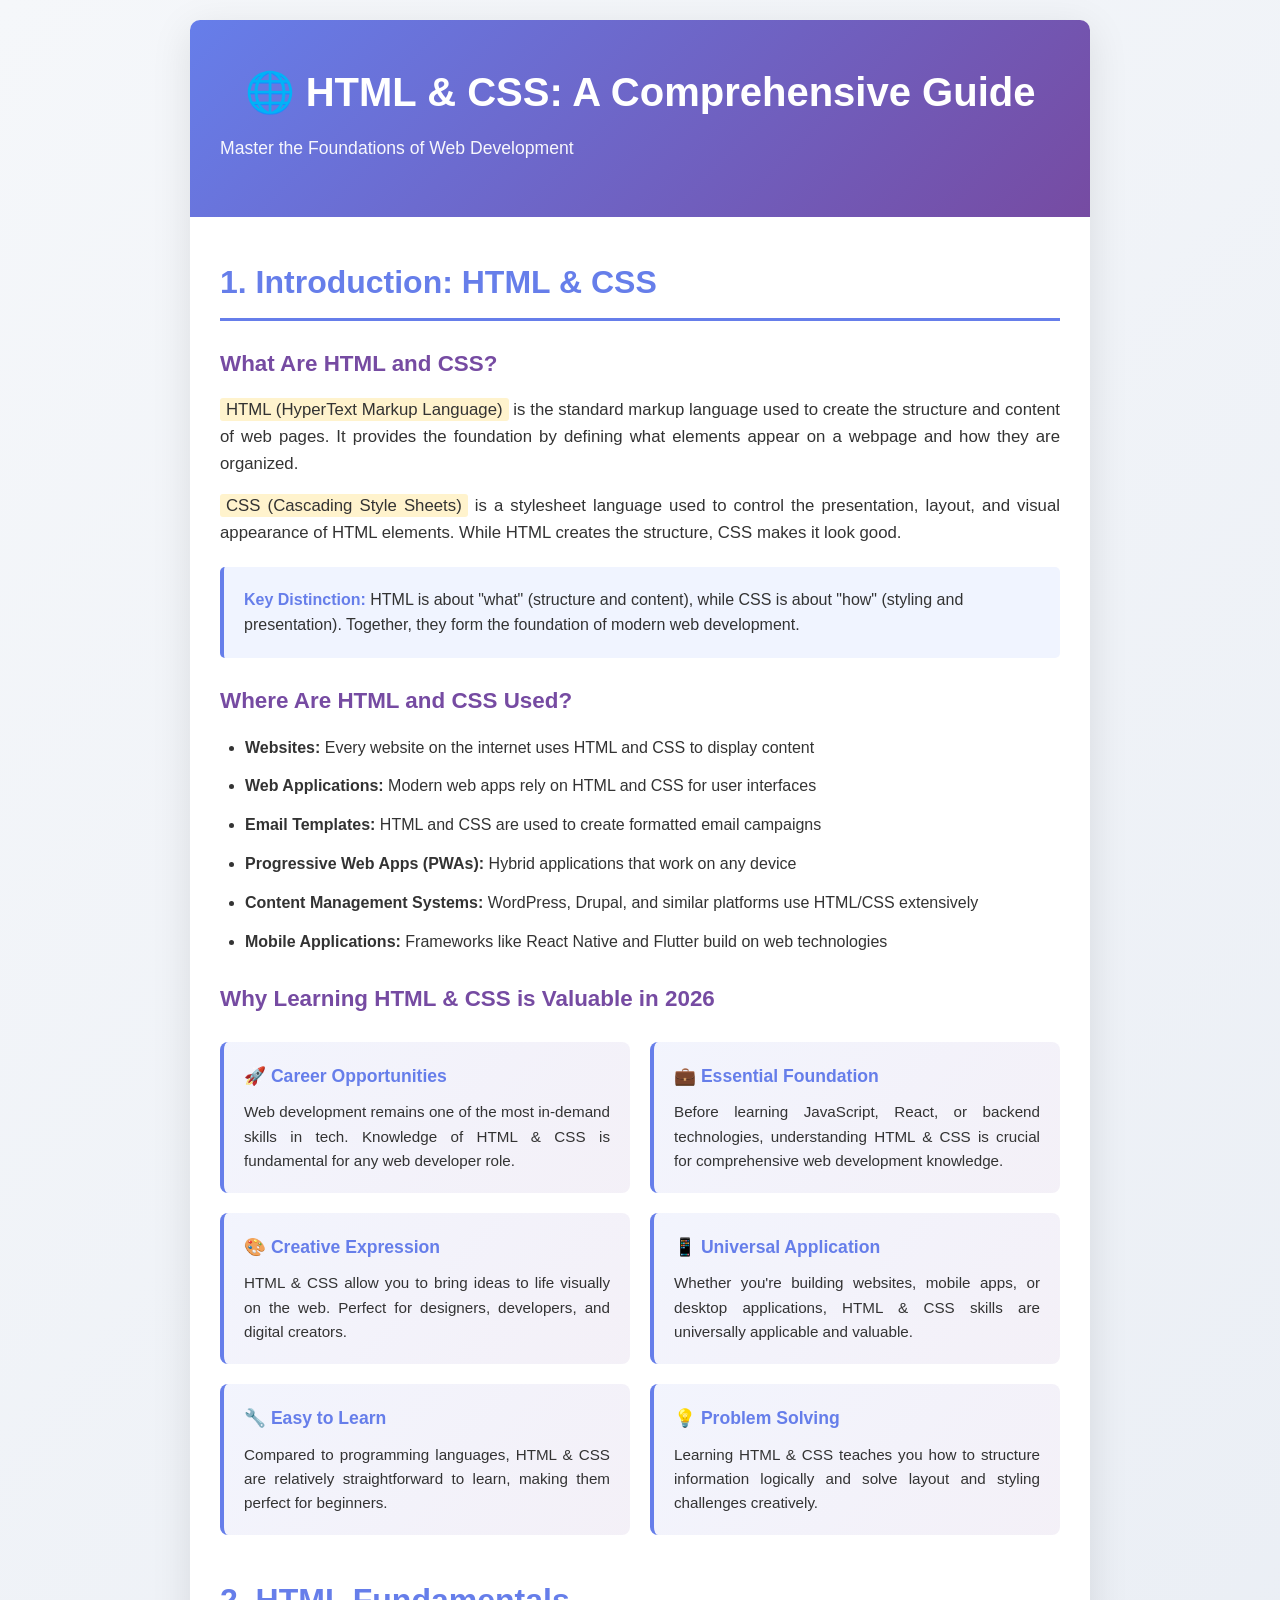
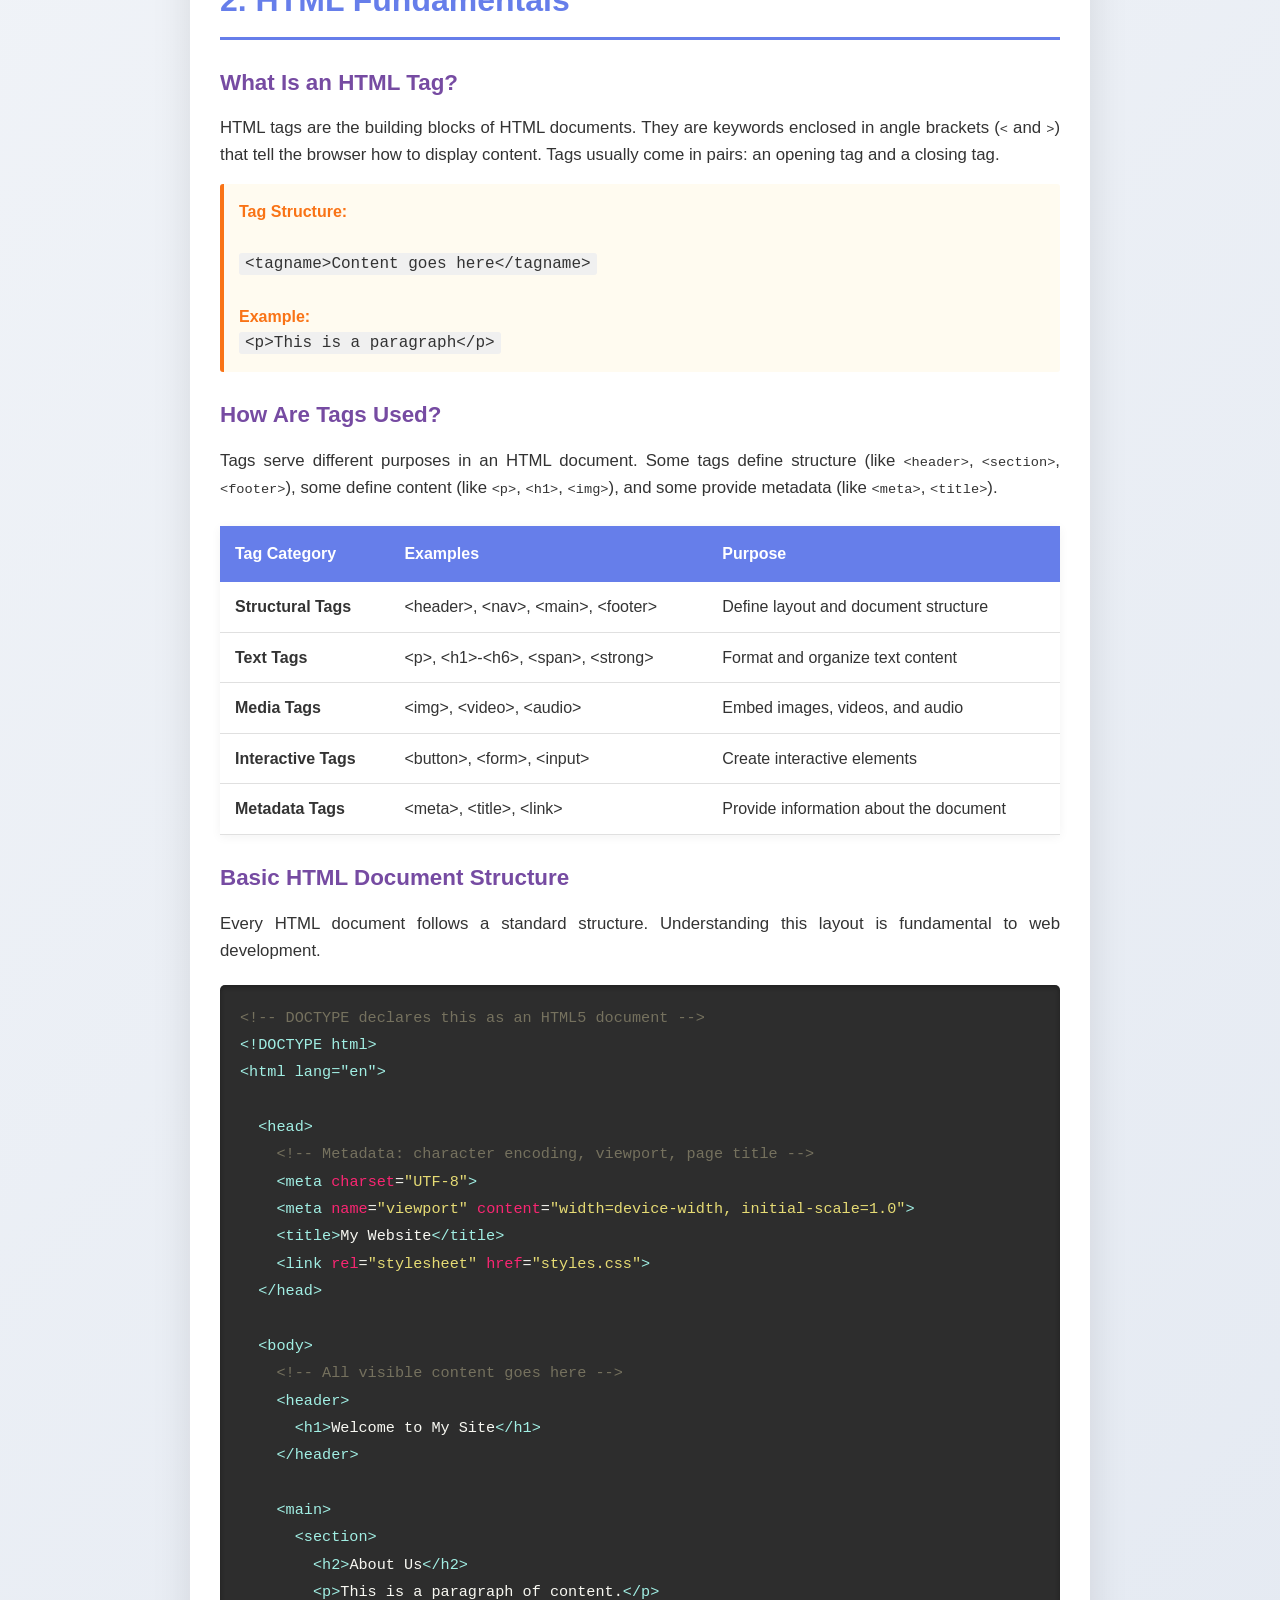
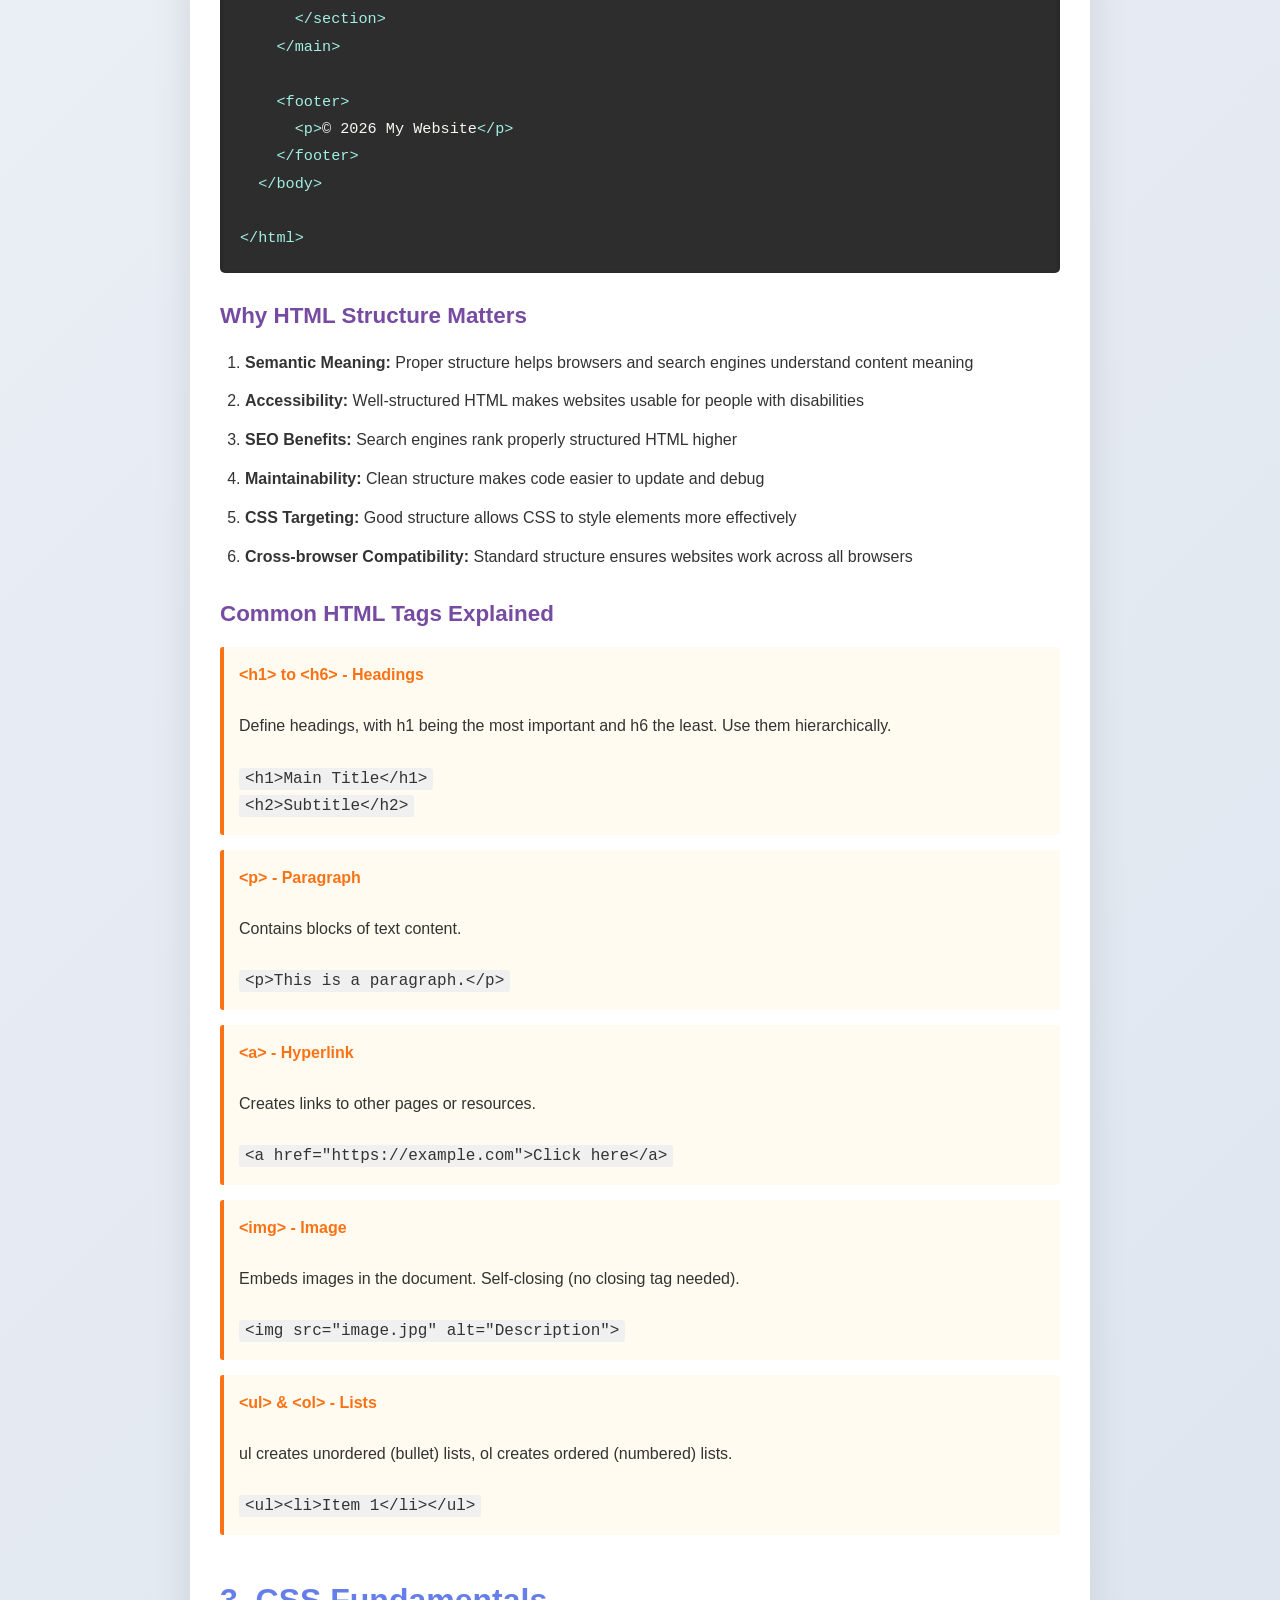
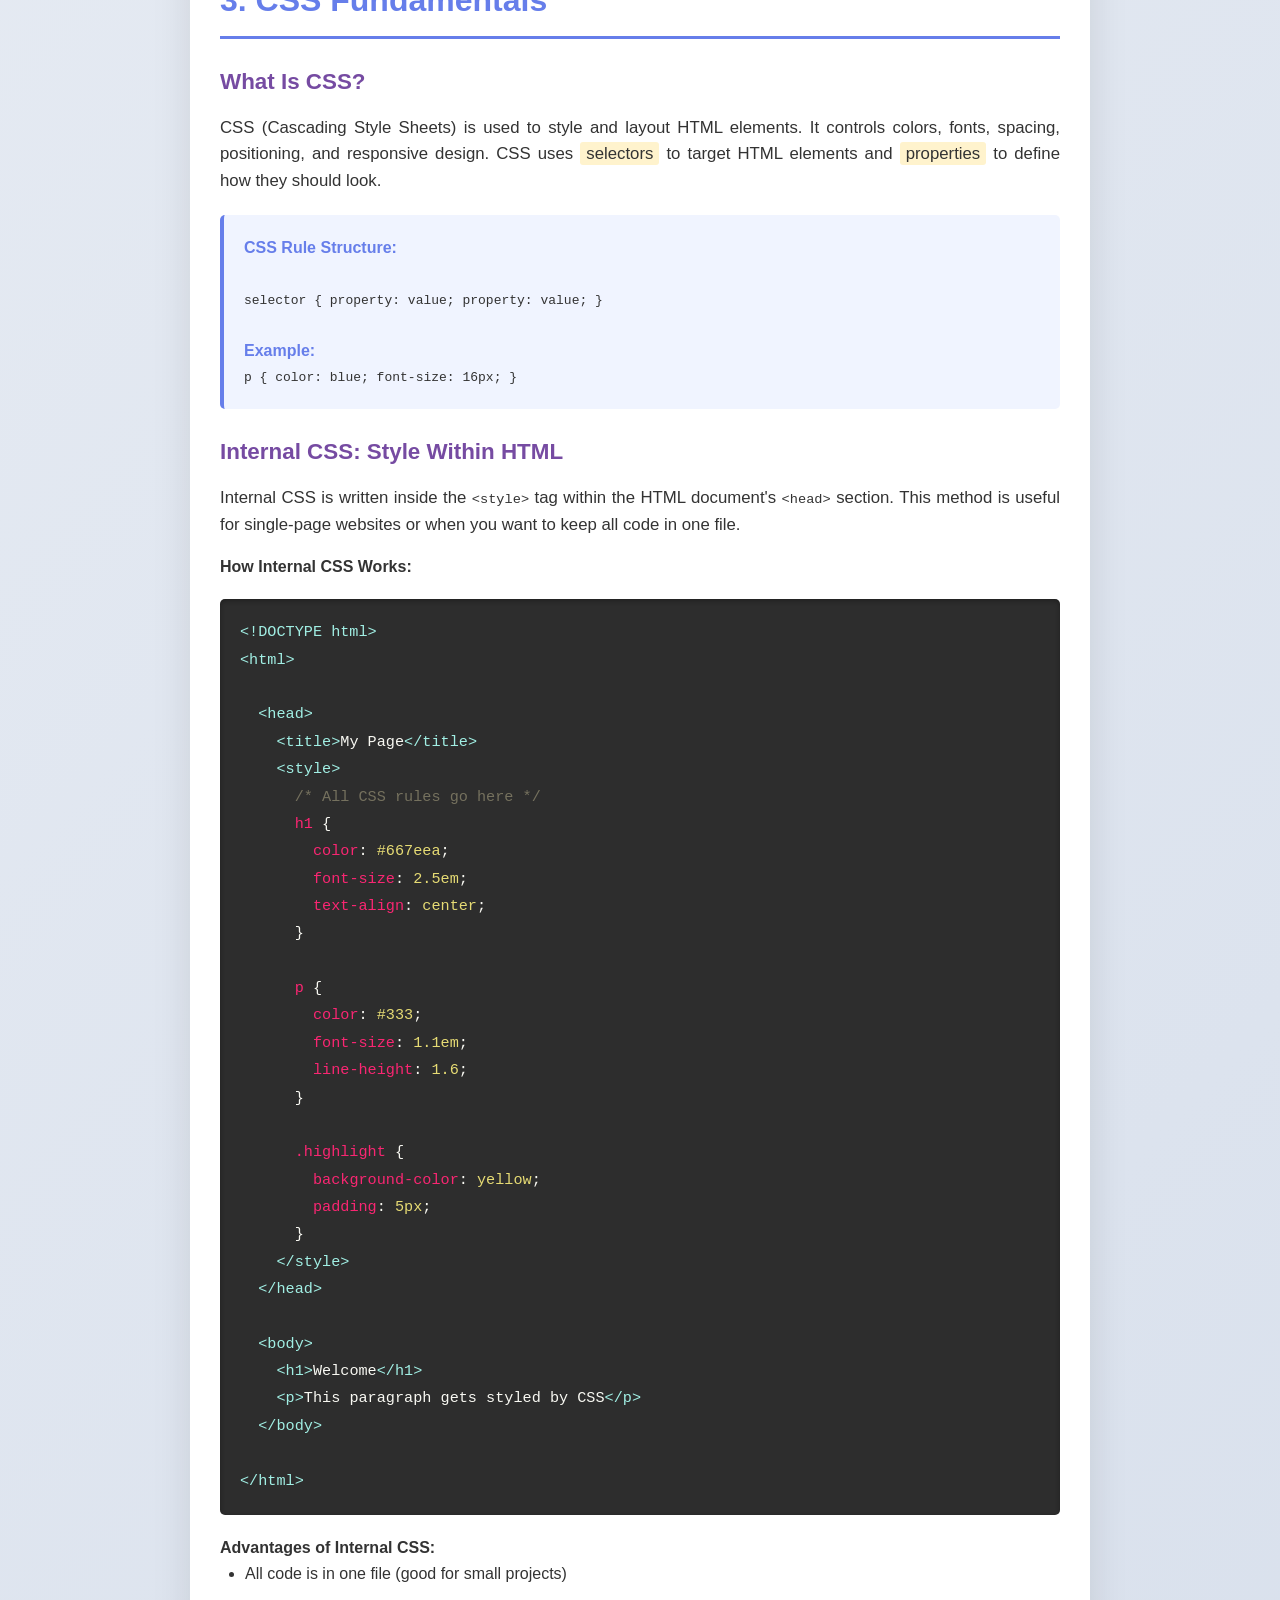
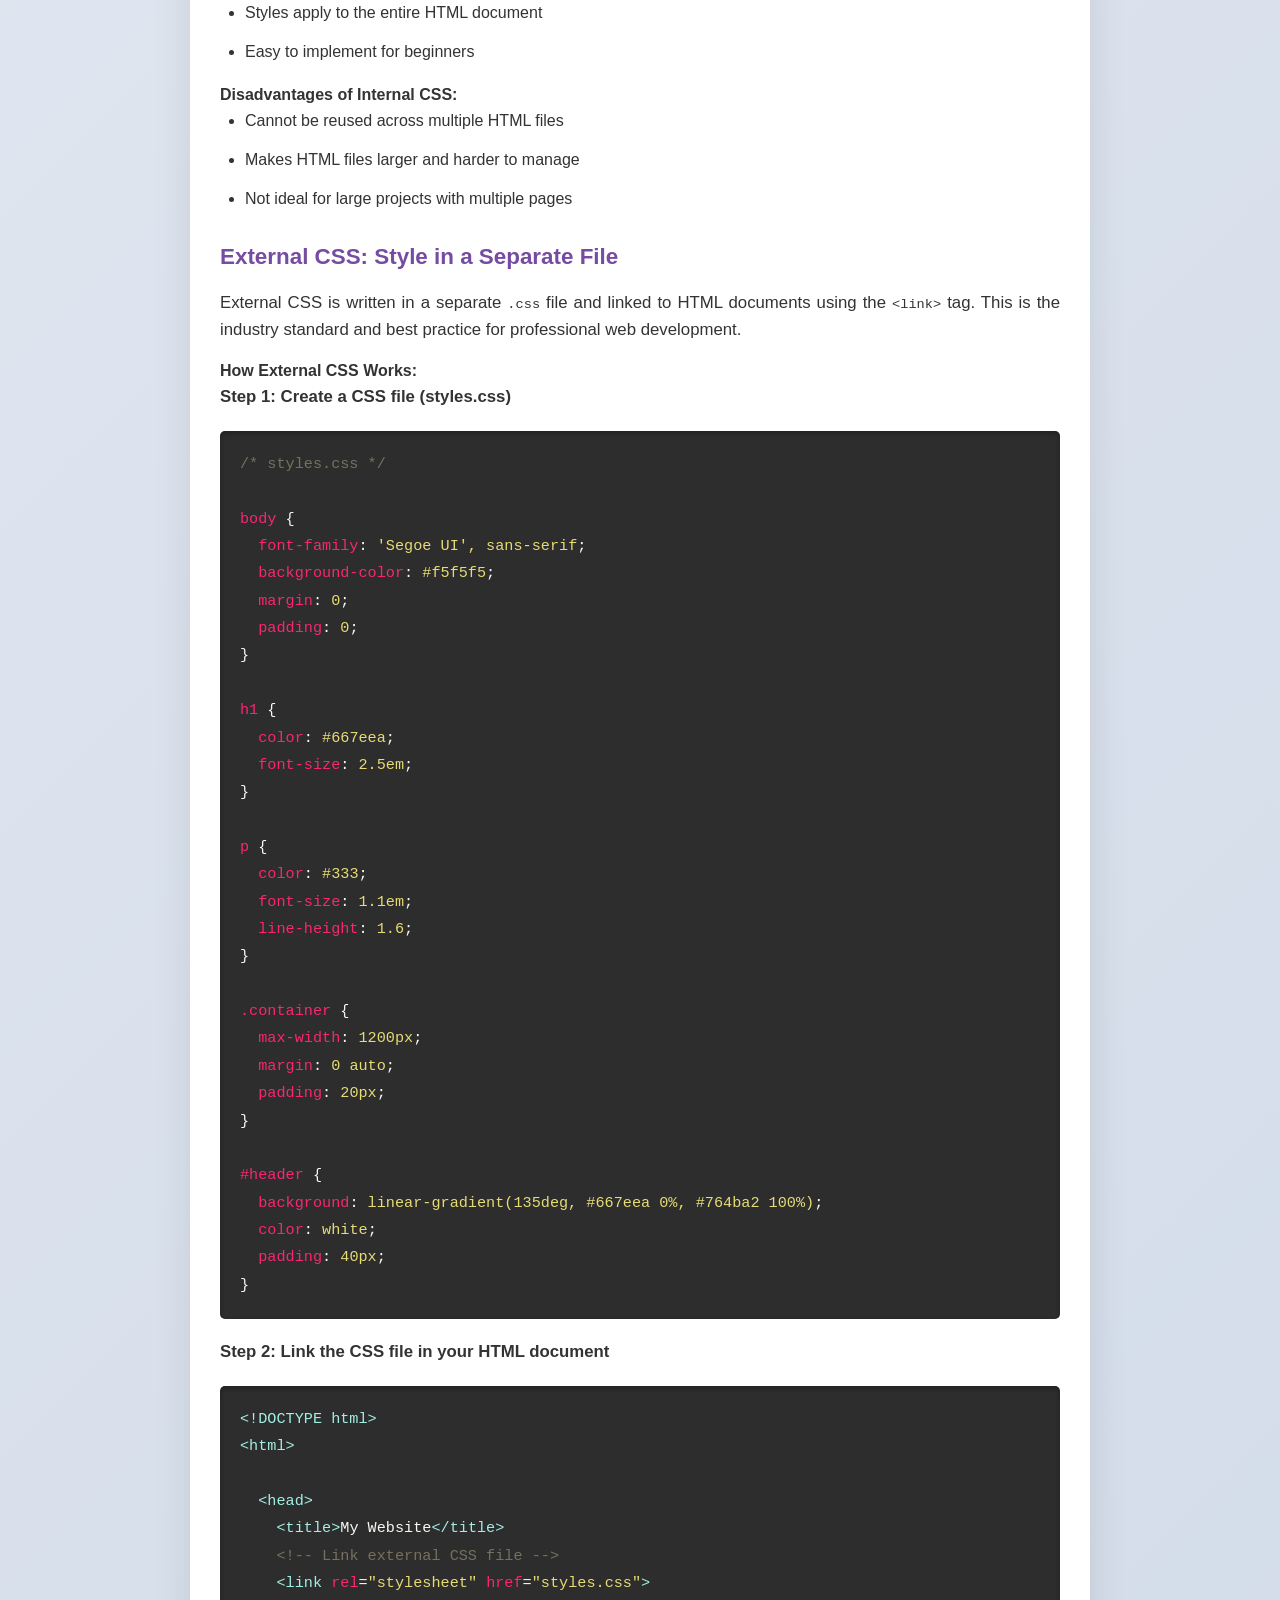
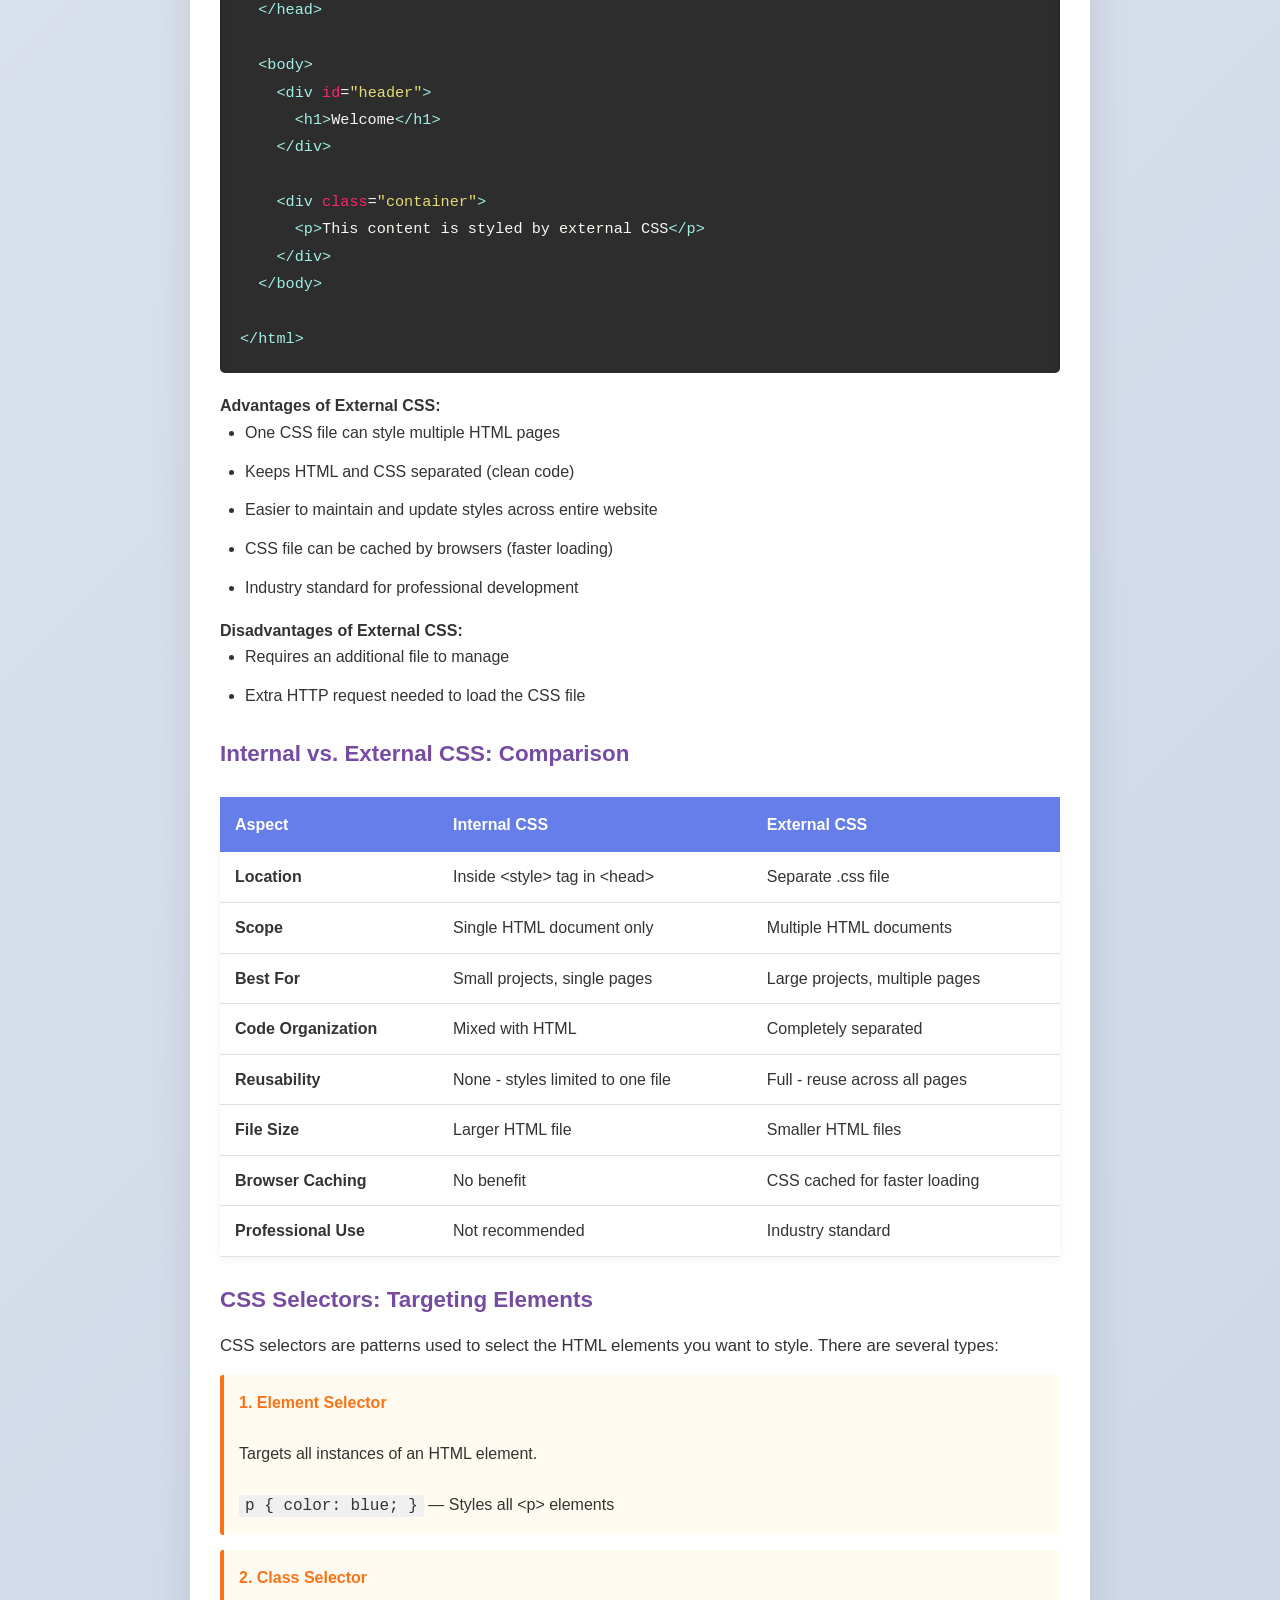
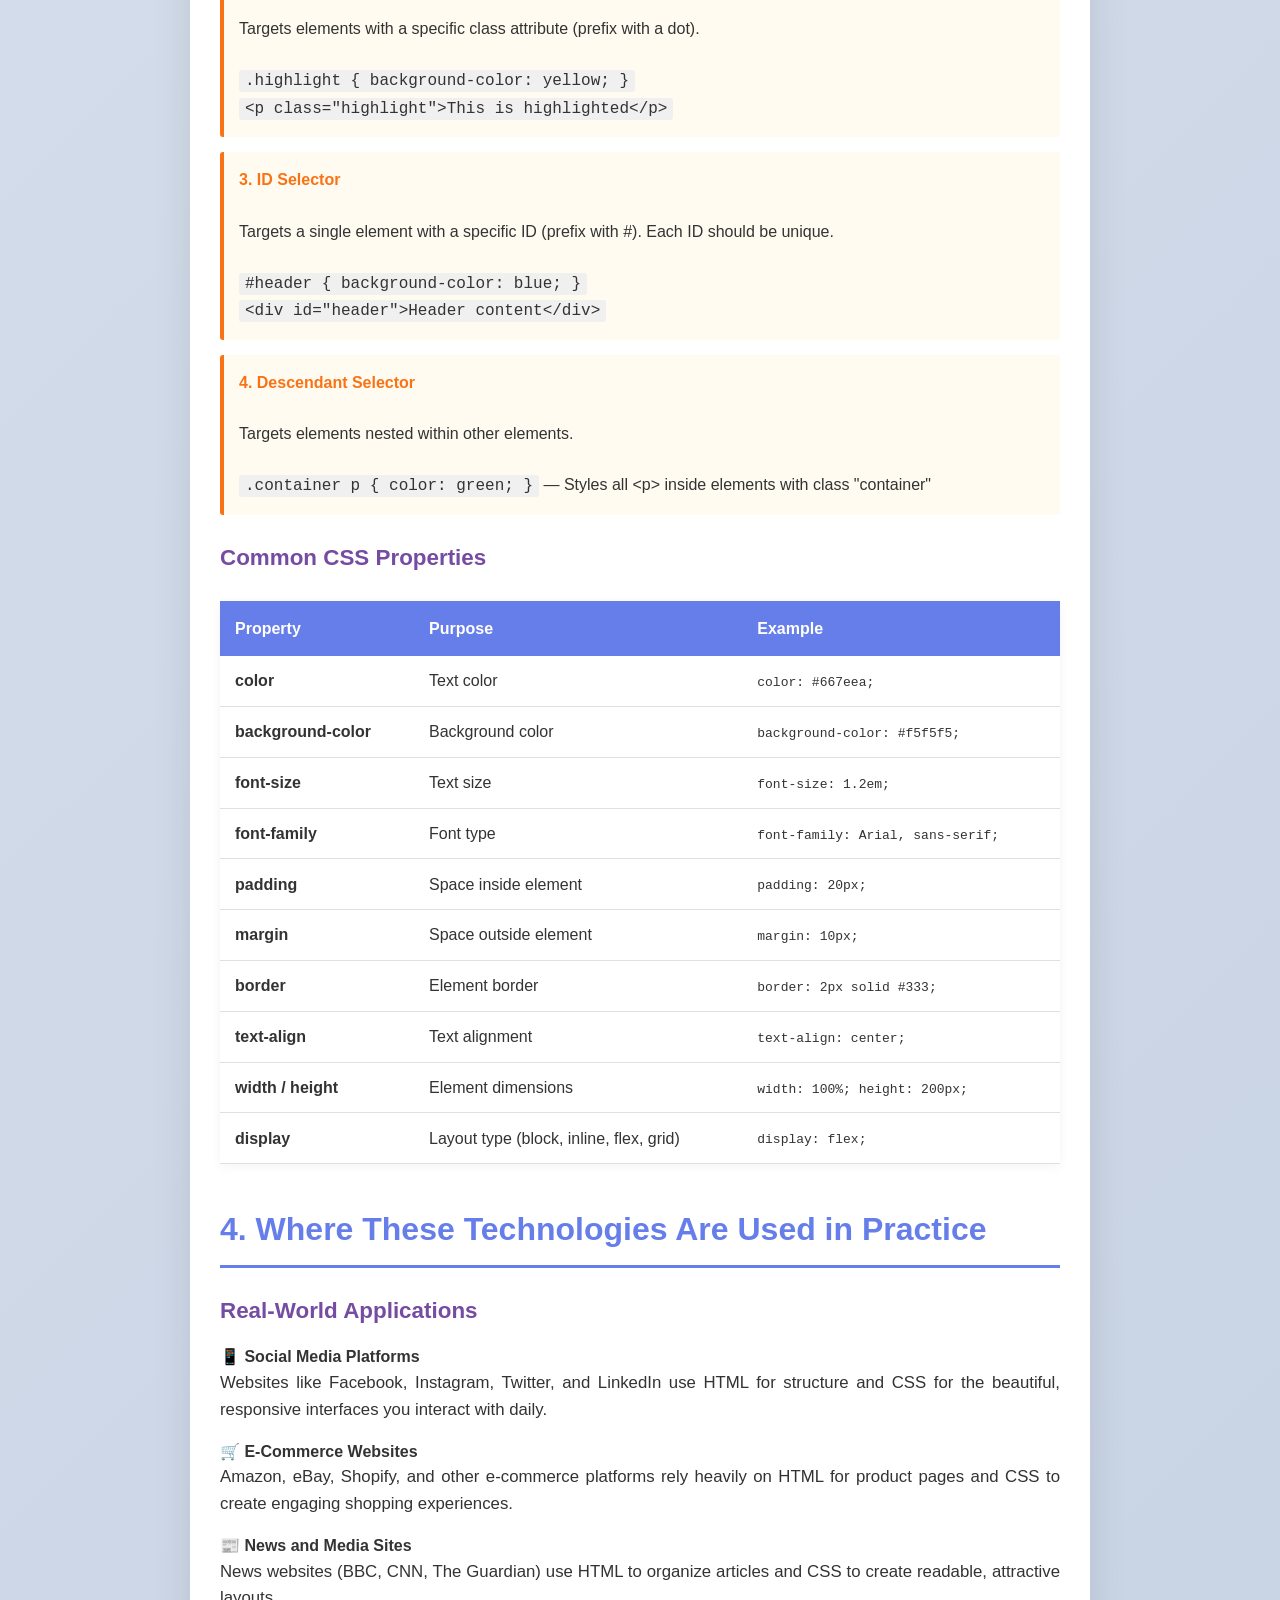
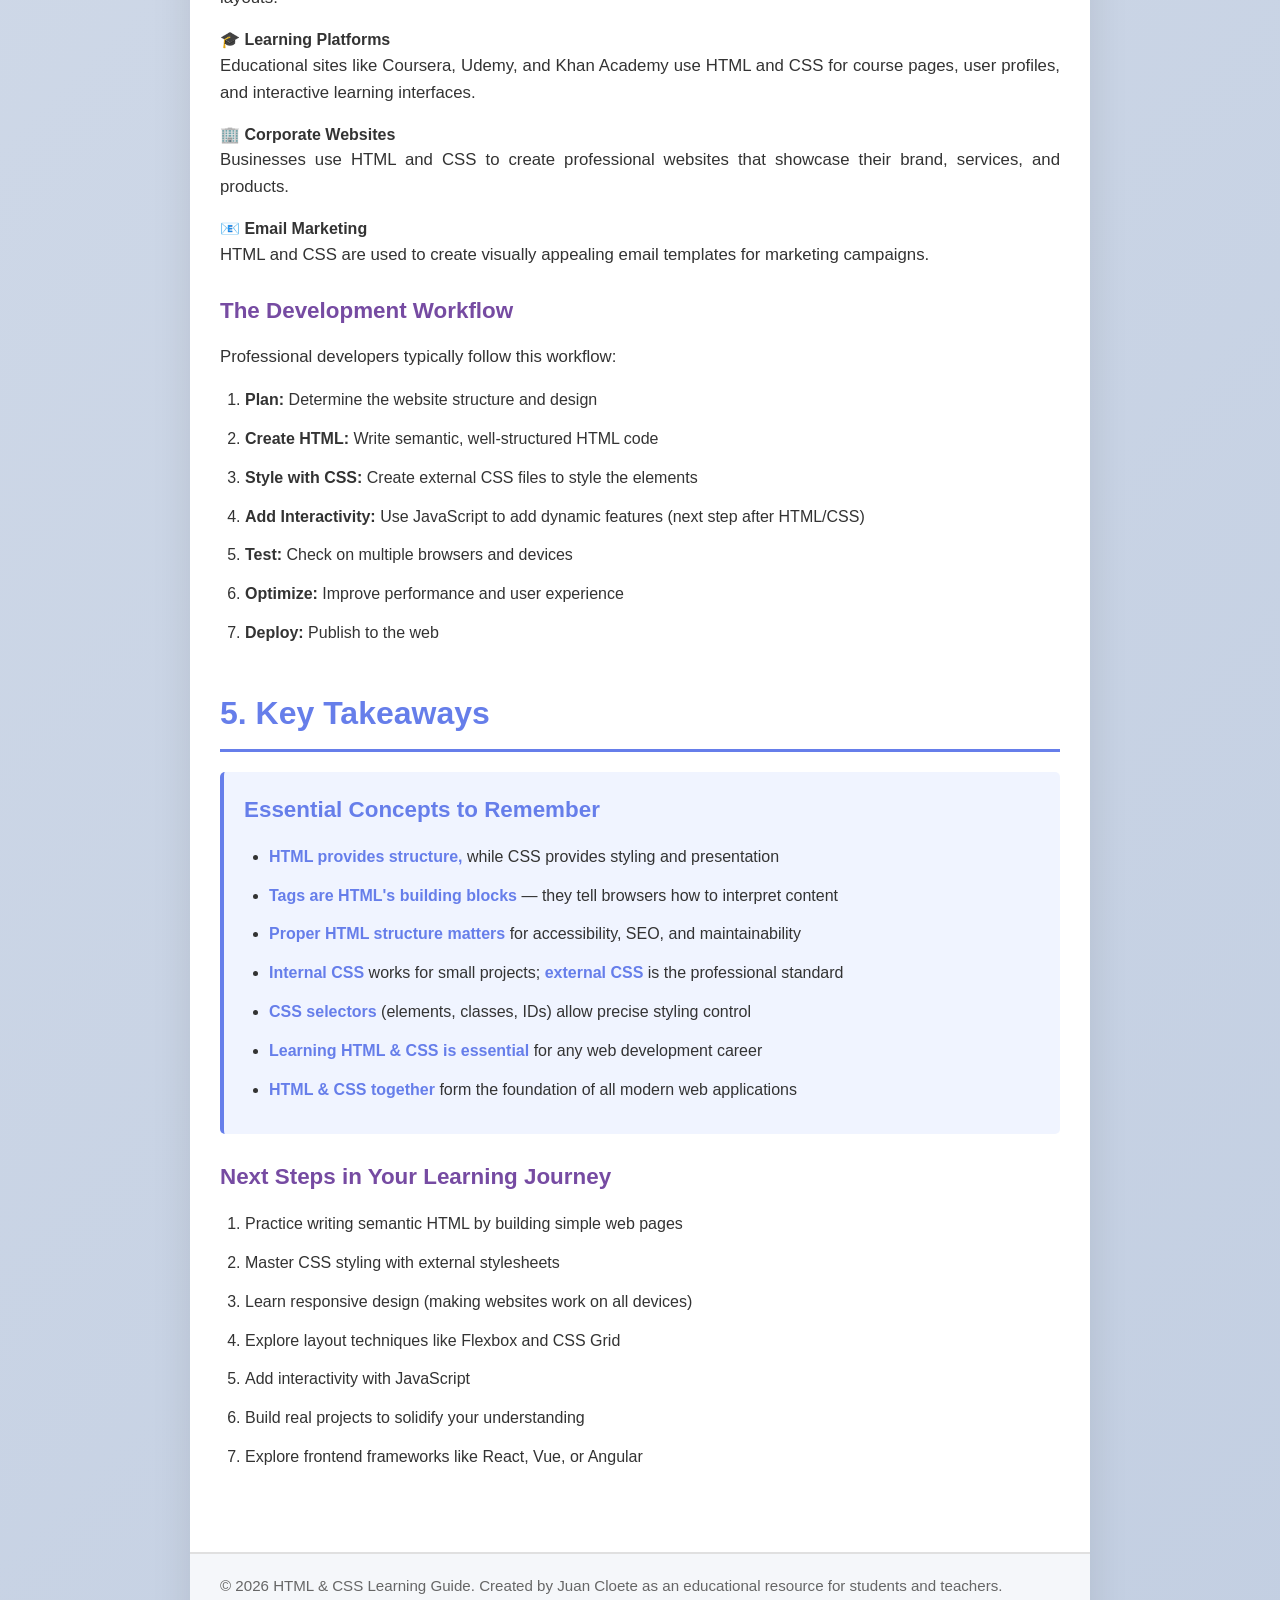
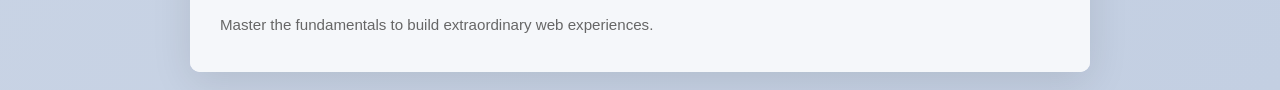
<file: study-guides/html-css-basics.html>
<!DOCTYPE html>
<html lang="en">
<head>
    <meta charset="UTF-8">
    <meta name="viewport" content="width=device-width, initial-scale=1.0">
    <title>HTML & CSS: A Comprehensive Guide</title>
    <style>
        * {
            margin: 0;
            padding: 0;
            box-sizing: border-box;
        }

        body {
            font-family: 'Segoe UI', Tahoma, Geneva, Verdana, sans-serif;
            line-height: 1.6;
            color: #333;
            background: linear-gradient(135deg, #f5f7fa 0%, #c3cfe2 100%);
            min-height: 100vh;
            padding: 20px;
        }

        .container {
            max-width: 900px;
            margin: 0 auto;
            background: white;
            border-radius: 10px;
            box-shadow: 0 10px 40px rgba(0, 0, 0, 0.1);
            overflow: hidden;
        }

        header {
            background: linear-gradient(135deg, #667eea 0%, #764ba2 100%);
            color: white;
            padding: 40px 30px;
            text-align: center;
        }

        header h1 {
            font-size: 2.5em;
            margin-bottom: 10px;
            font-weight: 700;
        }

        header p {
            font-size: 1.1em;
            opacity: 0.95;
        }

        main {
            padding: 40px 30px;
        }

        section {
            margin-bottom: 40px;
        }

        h2 {
            color: #667eea;
            font-size: 2em;
            margin-bottom: 20px;
            padding-bottom: 10px;
            border-bottom: 3px solid #667eea;
        }

        h3 {
            color: #764ba2;
            font-size: 1.4em;
            margin-top: 25px;
            margin-bottom: 15px;
        }

        p {
            margin-bottom: 15px;
            text-align: justify;
            font-size: 1.05em;
        }

        .info-box {
            background: #f0f4ff;
            border-left: 4px solid #667eea;
            padding: 20px;
            margin: 20px 0;
            border-radius: 5px;
        }

        .info-box strong {
            color: #667eea;
        }

        .comparison-table {
            width: 100%;
            border-collapse: collapse;
            margin: 25px 0;
            background: white;
            box-shadow: 0 2px 10px rgba(0, 0, 0, 0.05);
        }

        .comparison-table th {
            background: #667eea;
            color: white;
            padding: 15px;
            text-align: left;
            font-weight: 600;
        }

        .comparison-table td {
            padding: 12px 15px;
            border-bottom: 1px solid #e0e0e0;
        }

        .comparison-table tr:hover {
            background: #f9f9f9;
        }

        .code-block {
            background: #2d2d2d;
            color: #f8f8f2;
            padding: 20px;
            border-radius: 5px;
            overflow-x: auto;
            margin: 20px 0;
            font-family: 'Courier New', monospace;
            font-size: 0.95em;
            line-height: 1.8;
            box-shadow: inset 0 2px 5px rgba(0, 0, 0, 0.3);
            white-space: pre-wrap;
            word-wrap: break-word;
        }

        .tag-example {
            background: #fffbf0;
            border-left: 4px solid #f97316;
            padding: 15px;
            margin: 15px 0;
            border-radius: 3px;
        }

        .tag-example strong {
            color: #f97316;
        }

        .tag-example code {
            background: #f0f0f0;
            padding: 2px 6px;
            border-radius: 3px;
            font-family: 'Courier New', monospace;
            color: #333;
        }

        .benefits-grid {
            display: grid;
            grid-template-columns: 1fr 1fr;
            gap: 20px;
            margin: 25px 0;
        }

        .benefit-card {
            background: linear-gradient(135deg, #667eea15 0%, #764ba215 100%);
            padding: 20px;
            border-radius: 8px;
            border-left: 4px solid #667eea;
        }

        .benefit-card h4 {
            color: #667eea;
            margin-bottom: 10px;
            font-size: 1.1em;
        }

        .benefit-card p {
            font-size: 0.95em;
            margin-bottom: 0;
        }

        ul, ol {
            margin-left: 25px;
            margin-bottom: 15px;
        }

        li {
            margin-bottom: 10px;
            line-height: 1.8;
        }

        .highlight {
            background: #fff3cd;
            padding: 2px 6px;
            border-radius: 3px;
            font-weight: 500;
        }

        footer {
            background: #f5f7fa;
            padding: 20px 30px;
            text-align: center;
            color: #666;
            border-top: 2px solid #e0e0e0;
            font-size: 0.9em;
        }

        .syntax-highlight {
            color: #f8f8f2;
        }

        .tag {
            color: #a1efe4;
        }

        .attribute {
            color: #f92672;
        }

        .value {
            color: #e6db74;
        }

        .comment {
            color: #75715e;
        }

        @media (max-width: 768px) {
            .benefits-grid {
                grid-template-columns: 1fr;
            }

            header h1 {
                font-size: 1.8em;
            }

            h2 {
                font-size: 1.5em;
            }

            main {
                padding: 20px 15px;
            }
        }
    </style>
</head>
<body>
    <div class="container">
        <header>
            <h1>🌐 HTML & CSS: A Comprehensive Guide</h1>
            <p>Master the Foundations of Web Development</p>
        </header>

        <main>
            <!-- Section 1: Introduction -->
            <section id="introduction">
                <h2>1. Introduction: HTML & CSS</h2>

                <h3>What Are HTML and CSS?</h3>
                <p><span class="highlight">HTML (HyperText Markup Language)</span> is the standard markup language used to create the structure and content of web pages. It provides the foundation by defining what elements appear on a webpage and how they are organized.</p>

                <p><span class="highlight">CSS (Cascading Style Sheets)</span> is a stylesheet language used to control the presentation, layout, and visual appearance of HTML elements. While HTML creates the structure, CSS makes it look good.</p>

                <div class="info-box">
                    <strong>Key Distinction:</strong> HTML is about "what" (structure and content), while CSS is about "how" (styling and presentation). Together, they form the foundation of modern web development.
                </div>

                <h3>Where Are HTML and CSS Used?</h3>
                <ul>
                    <li><strong>Websites:</strong> Every website on the internet uses HTML and CSS to display content</li>
                    <li><strong>Web Applications:</strong> Modern web apps rely on HTML and CSS for user interfaces</li>
                    <li><strong>Email Templates:</strong> HTML and CSS are used to create formatted email campaigns</li>
                    <li><strong>Progressive Web Apps (PWAs):</strong> Hybrid applications that work on any device</li>
                    <li><strong>Content Management Systems:</strong> WordPress, Drupal, and similar platforms use HTML/CSS extensively</li>
                    <li><strong>Mobile Applications:</strong> Frameworks like React Native and Flutter build on web technologies</li>
                </ul>

                <h3>Why Learning HTML & CSS is Valuable in 2026</h3>
                <div class="benefits-grid">
                    <div class="benefit-card">
                        <h4>🚀 Career Opportunities</h4>
                        <p>Web development remains one of the most in-demand skills in tech. Knowledge of HTML & CSS is fundamental for any web developer role.</p>
                    </div>

                    <div class="benefit-card">
                        <h4>💼 Essential Foundation</h4>
                        <p>Before learning JavaScript, React, or backend technologies, understanding HTML & CSS is crucial for comprehensive web development knowledge.</p>
                    </div>

                    <div class="benefit-card">
                        <h4>🎨 Creative Expression</h4>
                        <p>HTML & CSS allow you to bring ideas to life visually on the web. Perfect for designers, developers, and digital creators.</p>
                    </div>

                    <div class="benefit-card">
                        <h4>📱 Universal Application</h4>
                        <p>Whether you're building websites, mobile apps, or desktop applications, HTML & CSS skills are universally applicable and valuable.</p>
                    </div>

                    <div class="benefit-card">
                        <h4>🔧 Easy to Learn</h4>
                        <p>Compared to programming languages, HTML & CSS are relatively straightforward to learn, making them perfect for beginners.</p>
                    </div>

                    <div class="benefit-card">
                        <h4>💡 Problem Solving</h4>
                        <p>Learning HTML & CSS teaches you how to structure information logically and solve layout and styling challenges creatively.</p>
                    </div>
                </div>
            </section>

            <!-- Section 2: HTML Basics -->
            <section id="html-basics">
                <h2>2. HTML Fundamentals</h2>

                <h3>What Is an HTML Tag?</h3>
                <p>HTML tags are the building blocks of HTML documents. They are keywords enclosed in angle brackets (<code>&lt;</code> and <code>&gt;</code>) that tell the browser how to display content. Tags usually come in pairs: an opening tag and a closing tag.</p>

                <div class="tag-example">
                    <strong>Tag Structure:</strong><br><br>
                    <code>&lt;tagname&gt;Content goes here&lt;/tagname&gt;</code><br><br>
                    <strong>Example:</strong><br>
                    <code>&lt;p&gt;This is a paragraph&lt;/p&gt;</code>
                </div>

                <h3>How Are Tags Used?</h3>
                <p>Tags serve different purposes in an HTML document. Some tags define structure (like <code>&lt;header&gt;</code>, <code>&lt;section&gt;</code>, <code>&lt;footer&gt;</code>), some define content (like <code>&lt;p&gt;</code>, <code>&lt;h1&gt;</code>, <code>&lt;img&gt;</code>), and some provide metadata (like <code>&lt;meta&gt;</code>, <code>&lt;title&gt;</code>).</p>

                <table class="comparison-table">
                    <tr>
                        <th>Tag Category</th>
                        <th>Examples</th>
                        <th>Purpose</th>
                    </tr>
                    <tr>
                        <td><strong>Structural Tags</strong></td>
                        <td>&lt;header&gt;, &lt;nav&gt;, &lt;main&gt;, &lt;footer&gt;</td>
                        <td>Define layout and document structure</td>
                    </tr>
                    <tr>
                        <td><strong>Text Tags</strong></td>
                        <td>&lt;p&gt;, &lt;h1&gt;-&lt;h6&gt;, &lt;span&gt;, &lt;strong&gt;</td>
                        <td>Format and organize text content</td>
                    </tr>
                    <tr>
                        <td><strong>Media Tags</strong></td>
                        <td>&lt;img&gt;, &lt;video&gt;, &lt;audio&gt;</td>
                        <td>Embed images, videos, and audio</td>
                    </tr>
                    <tr>
                        <td><strong>Interactive Tags</strong></td>
                        <td>&lt;button&gt;, &lt;form&gt;, &lt;input&gt;</td>
                        <td>Create interactive elements</td>
                    </tr>
                    <tr>
                        <td><strong>Metadata Tags</strong></td>
                        <td>&lt;meta&gt;, &lt;title&gt;, &lt;link&gt;</td>
                        <td>Provide information about the document</td>
                    </tr>
                </table>

                <h3>Basic HTML Document Structure</h3>
                <p>Every HTML document follows a standard structure. Understanding this layout is fundamental to web development.</p>

                <div class="code-block"><span class="comment">&lt;!-- DOCTYPE declares this as an HTML5 document --&gt;</span>
<span class="tag">&lt;!DOCTYPE html&gt;</span>
<span class="tag">&lt;html lang="en"&gt;</span>

  <span class="tag">&lt;head&gt;</span>
    <span class="comment">&lt;!-- Metadata: character encoding, viewport, page title --&gt;</span>
    <span class="tag">&lt;meta</span> <span class="attribute">charset</span>=<span class="value">"UTF-8"</span><span class="tag">&gt;</span>
    <span class="tag">&lt;meta</span> <span class="attribute">name</span>=<span class="value">"viewport"</span> <span class="attribute">content</span>=<span class="value">"width=device-width, initial-scale=1.0"</span><span class="tag">&gt;</span>
    <span class="tag">&lt;title&gt;</span>My Website<span class="tag">&lt;/title&gt;</span>
    <span class="tag">&lt;link</span> <span class="attribute">rel</span>=<span class="value">"stylesheet"</span> <span class="attribute">href</span>=<span class="value">"styles.css"</span><span class="tag">&gt;</span>
  <span class="tag">&lt;/head&gt;</span>

  <span class="tag">&lt;body&gt;</span>
    <span class="comment">&lt;!-- All visible content goes here --&gt;</span>
    <span class="tag">&lt;header&gt;</span>
      <span class="tag">&lt;h1&gt;</span>Welcome to My Site<span class="tag">&lt;/h1&gt;</span>
    <span class="tag">&lt;/header&gt;</span>

    <span class="tag">&lt;main&gt;</span>
      <span class="tag">&lt;section&gt;</span>
        <span class="tag">&lt;h2&gt;</span>About Us<span class="tag">&lt;/h2&gt;</span>
        <span class="tag">&lt;p&gt;</span>This is a paragraph of content.<span class="tag">&lt;/p&gt;</span>
      <span class="tag">&lt;/section&gt;</span>
    <span class="tag">&lt;/main&gt;</span>

    <span class="tag">&lt;footer&gt;</span>
      <span class="tag">&lt;p&gt;</span>&copy; 2026 My Website<span class="tag">&lt;/p&gt;</span>
    <span class="tag">&lt;/footer&gt;</span>
  <span class="tag">&lt;/body&gt;</span>

<span class="tag">&lt;/html&gt;</span></div>

                <h3>Why HTML Structure Matters</h3>
                <ol>
                    <li><strong>Semantic Meaning:</strong> Proper structure helps browsers and search engines understand content meaning</li>
                    <li><strong>Accessibility:</strong> Well-structured HTML makes websites usable for people with disabilities</li>
                    <li><strong>SEO Benefits:</strong> Search engines rank properly structured HTML higher</li>
                    <li><strong>Maintainability:</strong> Clean structure makes code easier to update and debug</li>
                    <li><strong>CSS Targeting:</strong> Good structure allows CSS to style elements more effectively</li>
                    <li><strong>Cross-browser Compatibility:</strong> Standard structure ensures websites work across all browsers</li>
                </ol>

                <h3>Common HTML Tags Explained</h3>

                <div class="tag-example">
                    <strong>&lt;h1&gt; to &lt;h6&gt; - Headings</strong><br><br>
                    Define headings, with h1 being the most important and h6 the least. Use them hierarchically.<br><br>
                    <code>&lt;h1&gt;Main Title&lt;/h1&gt;</code><br>
                    <code>&lt;h2&gt;Subtitle&lt;/h2&gt;</code>
                </div>

                <div class="tag-example">
                    <strong>&lt;p&gt; - Paragraph</strong><br><br>
                    Contains blocks of text content.<br><br>
                    <code>&lt;p&gt;This is a paragraph.&lt;/p&gt;</code>
                </div>

                <div class="tag-example">
                    <strong>&lt;a&gt; - Hyperlink</strong><br><br>
                    Creates links to other pages or resources.<br><br>
                    <code>&lt;a href="https://example.com"&gt;Click here&lt;/a&gt;</code>
                </div>

                <div class="tag-example">
                    <strong>&lt;img&gt; - Image</strong><br><br>
                    Embeds images in the document. Self-closing (no closing tag needed).<br><br>
                    <code>&lt;img src="image.jpg" alt="Description"&gt;</code>
                </div>

                <div class="tag-example">
                    <strong>&lt;ul&gt; &amp; &lt;ol&gt; - Lists</strong><br><br>
                    ul creates unordered (bullet) lists, ol creates ordered (numbered) lists.<br><br>
                    <code>&lt;ul&gt;&lt;li&gt;Item 1&lt;/li&gt;&lt;/ul&gt;</code>
                </div>
            </section>

            <!-- Section 3: CSS Basics -->
            <section id="css-basics">
                <h2>3. CSS Fundamentals</h2>

                <h3>What Is CSS?</h3>
                <p>CSS (Cascading Style Sheets) is used to style and layout HTML elements. It controls colors, fonts, spacing, positioning, and responsive design. CSS uses <span class="highlight">selectors</span> to target HTML elements and <span class="highlight">properties</span> to define how they should look.</p>

                <div class="info-box">
                    <strong>CSS Rule Structure:</strong><br><br>
                    <code>selector { property: value; property: value; }</code><br><br>
                    <strong>Example:</strong><br>
                    <code>p { color: blue; font-size: 16px; }</code>
                </div>

                <h3>Internal CSS: Style Within HTML</h3>
                <p>Internal CSS is written inside the <code>&lt;style&gt;</code> tag within the HTML document's <code>&lt;head&gt;</code> section. This method is useful for single-page websites or when you want to keep all code in one file.</p>

                <h4>How Internal CSS Works:</h4>
                <div class="code-block"><span class="tag">&lt;!DOCTYPE html&gt;</span>
<span class="tag">&lt;html&gt;</span>

  <span class="tag">&lt;head&gt;</span>
    <span class="tag">&lt;title&gt;</span>My Page<span class="tag">&lt;/title&gt;</span>
    <span class="tag">&lt;style&gt;</span>
      <span class="comment">/* All CSS rules go here */</span>
      <span class="attribute">h1</span> {
        <span class="attribute">color</span>: <span class="value">#667eea</span>;
        <span class="attribute">font-size</span>: <span class="value">2.5em</span>;
        <span class="attribute">text-align</span>: <span class="value">center</span>;
      }

      <span class="attribute">p</span> {
        <span class="attribute">color</span>: <span class="value">#333</span>;
        <span class="attribute">font-size</span>: <span class="value">1.1em</span>;
        <span class="attribute">line-height</span>: <span class="value">1.6</span>;
      }

      <span class="attribute">.highlight</span> {
        <span class="attribute">background-color</span>: <span class="value">yellow</span>;
        <span class="attribute">padding</span>: <span class="value">5px</span>;
      }
    <span class="tag">&lt;/style&gt;</span>
  <span class="tag">&lt;/head&gt;</span>

  <span class="tag">&lt;body&gt;</span>
    <span class="tag">&lt;h1&gt;</span>Welcome<span class="tag">&lt;/h1&gt;</span>
    <span class="tag">&lt;p&gt;</span>This paragraph gets styled by CSS<span class="tag">&lt;/p&gt;</span>
  <span class="tag">&lt;/body&gt;</span>

<span class="tag">&lt;/html&gt;</span></div>

                <h4>Advantages of Internal CSS:</h4>
                <ul>
                    <li>All code is in one file (good for small projects)</li>
                    <li>Styles apply to the entire HTML document</li>
                    <li>Easy to implement for beginners</li>
                </ul>

                <h4>Disadvantages of Internal CSS:</h4>
                <ul>
                    <li>Cannot be reused across multiple HTML files</li>
                    <li>Makes HTML files larger and harder to manage</li>
                    <li>Not ideal for large projects with multiple pages</li>
                </ul>

                <h3>External CSS: Style in a Separate File</h3>
                <p>External CSS is written in a separate <code>.css</code> file and linked to HTML documents using the <code>&lt;link&gt;</code> tag. This is the industry standard and best practice for professional web development.</p>

                <h4>How External CSS Works:</h4>

                <p><strong>Step 1: Create a CSS file (styles.css)</strong></p>
                <div class="code-block"><span class="comment">/* styles.css */</span>

<span class="attribute">body</span> {
  <span class="attribute">font-family</span>: <span class="value">'Segoe UI', sans-serif</span>;
  <span class="attribute">background-color</span>: <span class="value">#f5f5f5</span>;
  <span class="attribute">margin</span>: <span class="value">0</span>;
  <span class="attribute">padding</span>: <span class="value">0</span>;
}

<span class="attribute">h1</span> {
  <span class="attribute">color</span>: <span class="value">#667eea</span>;
  <span class="attribute">font-size</span>: <span class="value">2.5em</span>;
}

<span class="attribute">p</span> {
  <span class="attribute">color</span>: <span class="value">#333</span>;
  <span class="attribute">font-size</span>: <span class="value">1.1em</span>;
  <span class="attribute">line-height</span>: <span class="value">1.6</span>;
}

<span class="attribute">.container</span> {
  <span class="attribute">max-width</span>: <span class="value">1200px</span>;
  <span class="attribute">margin</span>: <span class="value">0 auto</span>;
  <span class="attribute">padding</span>: <span class="value">20px</span>;
}

<span class="attribute">#header</span> {
  <span class="attribute">background</span>: <span class="value">linear-gradient(135deg, #667eea 0%, #764ba2 100%)</span>;
  <span class="attribute">color</span>: <span class="value">white</span>;
  <span class="attribute">padding</span>: <span class="value">40px</span>;
}</div>

                <p><strong>Step 2: Link the CSS file in your HTML document</strong></p>
                <div class="code-block"><span class="tag">&lt;!DOCTYPE html&gt;</span>
<span class="tag">&lt;html&gt;</span>

  <span class="tag">&lt;head&gt;</span>
    <span class="tag">&lt;title&gt;</span>My Website<span class="tag">&lt;/title&gt;</span>
    <span class="comment">&lt;!-- Link external CSS file --&gt;</span>
    <span class="tag">&lt;link</span> <span class="attribute">rel</span>=<span class="value">"stylesheet"</span> <span class="attribute">href</span>=<span class="value">"styles.css"</span><span class="tag">&gt;</span>
  <span class="tag">&lt;/head&gt;</span>

  <span class="tag">&lt;body&gt;</span>
    <span class="tag">&lt;div</span> <span class="attribute">id</span>=<span class="value">"header"</span><span class="tag">&gt;</span>
      <span class="tag">&lt;h1&gt;</span>Welcome<span class="tag">&lt;/h1&gt;</span>
    <span class="tag">&lt;/div&gt;</span>

    <span class="tag">&lt;div</span> <span class="attribute">class</span>=<span class="value">"container"</span><span class="tag">&gt;</span>
      <span class="tag">&lt;p&gt;</span>This content is styled by external CSS<span class="tag">&lt;/p&gt;</span>
    <span class="tag">&lt;/div&gt;</span>
  <span class="tag">&lt;/body&gt;</span>

<span class="tag">&lt;/html&gt;</span></div>

                <h4>Advantages of External CSS:</h4>
                <ul>
                    <li>One CSS file can style multiple HTML pages</li>
                    <li>Keeps HTML and CSS separated (clean code)</li>
                    <li>Easier to maintain and update styles across entire website</li>
                    <li>CSS file can be cached by browsers (faster loading)</li>
                    <li>Industry standard for professional development</li>
                </ul>

                <h4>Disadvantages of External CSS:</h4>
                <ul>
                    <li>Requires an additional file to manage</li>
                    <li>Extra HTTP request needed to load the CSS file</li>
                </ul>

                <h3>Internal vs. External CSS: Comparison</h3>
                <table class="comparison-table">
                    <tr>
                        <th>Aspect</th>
                        <th>Internal CSS</th>
                        <th>External CSS</th>
                    </tr>
                    <tr>
                        <td><strong>Location</strong></td>
                        <td>Inside &lt;style&gt; tag in &lt;head&gt;</td>
                        <td>Separate .css file</td>
                    </tr>
                    <tr>
                        <td><strong>Scope</strong></td>
                        <td>Single HTML document only</td>
                        <td>Multiple HTML documents</td>
                    </tr>
                    <tr>
                        <td><strong>Best For</strong></td>
                        <td>Small projects, single pages</td>
                        <td>Large projects, multiple pages</td>
                    </tr>
                    <tr>
                        <td><strong>Code Organization</strong></td>
                        <td>Mixed with HTML</td>
                        <td>Completely separated</td>
                    </tr>
                    <tr>
                        <td><strong>Reusability</strong></td>
                        <td>None - styles limited to one file</td>
                        <td>Full - reuse across all pages</td>
                    </tr>
                    <tr>
                        <td><strong>File Size</strong></td>
                        <td>Larger HTML file</td>
                        <td>Smaller HTML files</td>
                    </tr>
                    <tr>
                        <td><strong>Browser Caching</strong></td>
                        <td>No benefit</td>
                        <td>CSS cached for faster loading</td>
                    </tr>
                    <tr>
                        <td><strong>Professional Use</strong></td>
                        <td>Not recommended</td>
                        <td>Industry standard</td>
                    </tr>
                </table>

                <h3>CSS Selectors: Targeting Elements</h3>
                <p>CSS selectors are patterns used to select the HTML elements you want to style. There are several types:</p>

                <div class="tag-example">
                    <strong>1. Element Selector</strong><br><br>
                    Targets all instances of an HTML element.<br><br>
                    <code>p { color: blue; }</code> — Styles all &lt;p&gt; elements
                </div>

                <div class="tag-example">
                    <strong>2. Class Selector</strong><br><br>
                    Targets elements with a specific class attribute (prefix with a dot).<br><br>
                    <code>.highlight { background-color: yellow; }</code><br>
                    <code>&lt;p class="highlight"&gt;This is highlighted&lt;/p&gt;</code>
                </div>

                <div class="tag-example">
                    <strong>3. ID Selector</strong><br><br>
                    Targets a single element with a specific ID (prefix with #). Each ID should be unique.<br><br>
                    <code>#header { background-color: blue; }</code><br>
                    <code>&lt;div id="header"&gt;Header content&lt;/div&gt;</code>
                </div>

                <div class="tag-example">
                    <strong>4. Descendant Selector</strong><br><br>
                    Targets elements nested within other elements.<br><br>
                    <code>.container p { color: green; }</code> — Styles all &lt;p&gt; inside elements with class "container"
                </div>

                <h3>Common CSS Properties</h3>
                <table class="comparison-table">
                    <tr>
                        <th>Property</th>
                        <th>Purpose</th>
                        <th>Example</th>
                    </tr>
                    <tr>
                        <td><strong>color</strong></td>
                        <td>Text color</td>
                        <td><code>color: #667eea;</code></td>
                    </tr>
                    <tr>
                        <td><strong>background-color</strong></td>
                        <td>Background color</td>
                        <td><code>background-color: #f5f5f5;</code></td>
                    </tr>
                    <tr>
                        <td><strong>font-size</strong></td>
                        <td>Text size</td>
                        <td><code>font-size: 1.2em;</code></td>
                    </tr>
                    <tr>
                        <td><strong>font-family</strong></td>
                        <td>Font type</td>
                        <td><code>font-family: Arial, sans-serif;</code></td>
                    </tr>
                    <tr>
                        <td><strong>padding</strong></td>
                        <td>Space inside element</td>
                        <td><code>padding: 20px;</code></td>
                    </tr>
                    <tr>
                        <td><strong>margin</strong></td>
                        <td>Space outside element</td>
                        <td><code>margin: 10px;</code></td>
                    </tr>
                    <tr>
                        <td><strong>border</strong></td>
                        <td>Element border</td>
                        <td><code>border: 2px solid #333;</code></td>
                    </tr>
                    <tr>
                        <td><strong>text-align</strong></td>
                        <td>Text alignment</td>
                        <td><code>text-align: center;</code></td>
                    </tr>
                    <tr>
                        <td><strong>width / height</strong></td>
                        <td>Element dimensions</td>
                        <td><code>width: 100%; height: 200px;</code></td>
                    </tr>
                    <tr>
                        <td><strong>display</strong></td>
                        <td>Layout type (block, inline, flex, grid)</td>
                        <td><code>display: flex;</code></td>
                    </tr>
                </table>
            </section>

            <!-- Section 4: Practical Application -->
            <section id="practical">
                <h2>4. Where These Technologies Are Used in Practice</h2>

                <h3>Real-World Applications</h3>

                <h4>📱 Social Media Platforms</h4>
                <p>Websites like Facebook, Instagram, Twitter, and LinkedIn use HTML for structure and CSS for the beautiful, responsive interfaces you interact with daily.</p>

                <h4>🛒 E-Commerce Websites</h4>
                <p>Amazon, eBay, Shopify, and other e-commerce platforms rely heavily on HTML for product pages and CSS to create engaging shopping experiences.</p>

                <h4>📰 News and Media Sites</h4>
                <p>News websites (BBC, CNN, The Guardian) use HTML to organize articles and CSS to create readable, attractive layouts.</p>

                <h4>🎓 Learning Platforms</h4>
                <p>Educational sites like Coursera, Udemy, and Khan Academy use HTML and CSS for course pages, user profiles, and interactive learning interfaces.</p>

                <h4>🏢 Corporate Websites</h4>
                <p>Businesses use HTML and CSS to create professional websites that showcase their brand, services, and products.</p>

                <h4>📧 Email Marketing</h4>
                <p>HTML and CSS are used to create visually appealing email templates for marketing campaigns.</p>

                <h3>The Development Workflow</h3>
                <p>Professional developers typically follow this workflow:</p>
                <ol>
                    <li><strong>Plan:</strong> Determine the website structure and design</li>
                    <li><strong>Create HTML:</strong> Write semantic, well-structured HTML code</li>
                    <li><strong>Style with CSS:</strong> Create external CSS files to style the elements</li>
                    <li><strong>Add Interactivity:</strong> Use JavaScript to add dynamic features (next step after HTML/CSS)</li>
                    <li><strong>Test:</strong> Check on multiple browsers and devices</li>
                    <li><strong>Optimize:</strong> Improve performance and user experience</li>
                    <li><strong>Deploy:</strong> Publish to the web</li>
                </ol>
            </section>

            <!-- Section 5: Key Takeaways -->
            <section id="takeaways">
                <h2>5. Key Takeaways</h2>

                <div class="info-box">
                    <h3 style="margin-top: 0; color: #667eea;">Essential Concepts to Remember</h3>
                    <ul style="margin-bottom: 0;">
                        <li><strong>HTML provides structure,</strong> while CSS provides styling and presentation</li>
                        <li><strong>Tags are HTML's building blocks</strong> — they tell browsers how to interpret content</li>
                        <li><strong>Proper HTML structure matters</strong> for accessibility, SEO, and maintainability</li>
                        <li><strong>Internal CSS</strong> works for small projects; <strong>external CSS</strong> is the professional standard</li>
                        <li><strong>CSS selectors</strong> (elements, classes, IDs) allow precise styling control</li>
                        <li><strong>Learning HTML & CSS is essential</strong> for any web development career</li>
                        <li><strong>HTML & CSS together</strong> form the foundation of all modern web applications</li>
                    </ul>
                </div>

                <h3>Next Steps in Your Learning Journey</h3>
                <ol>
                    <li>Practice writing semantic HTML by building simple web pages</li>
                    <li>Master CSS styling with external stylesheets</li>
                    <li>Learn responsive design (making websites work on all devices)</li>
                    <li>Explore layout techniques like Flexbox and CSS Grid</li>
                    <li>Add interactivity with JavaScript</li>
                    <li>Build real projects to solidify your understanding</li>
                    <li>Explore frontend frameworks like React, Vue, or Angular</li>
                </ol>
            </section>
        </main>

        <footer>
            <p>&copy; 2026 HTML & CSS Learning Guide. Created by Juan Cloete as an educational resource for students and teachers.</p>
            <p>Master the fundamentals to build extraordinary web experiences.</p>
        </footer>
    </div>
</body>
</html>
</file>
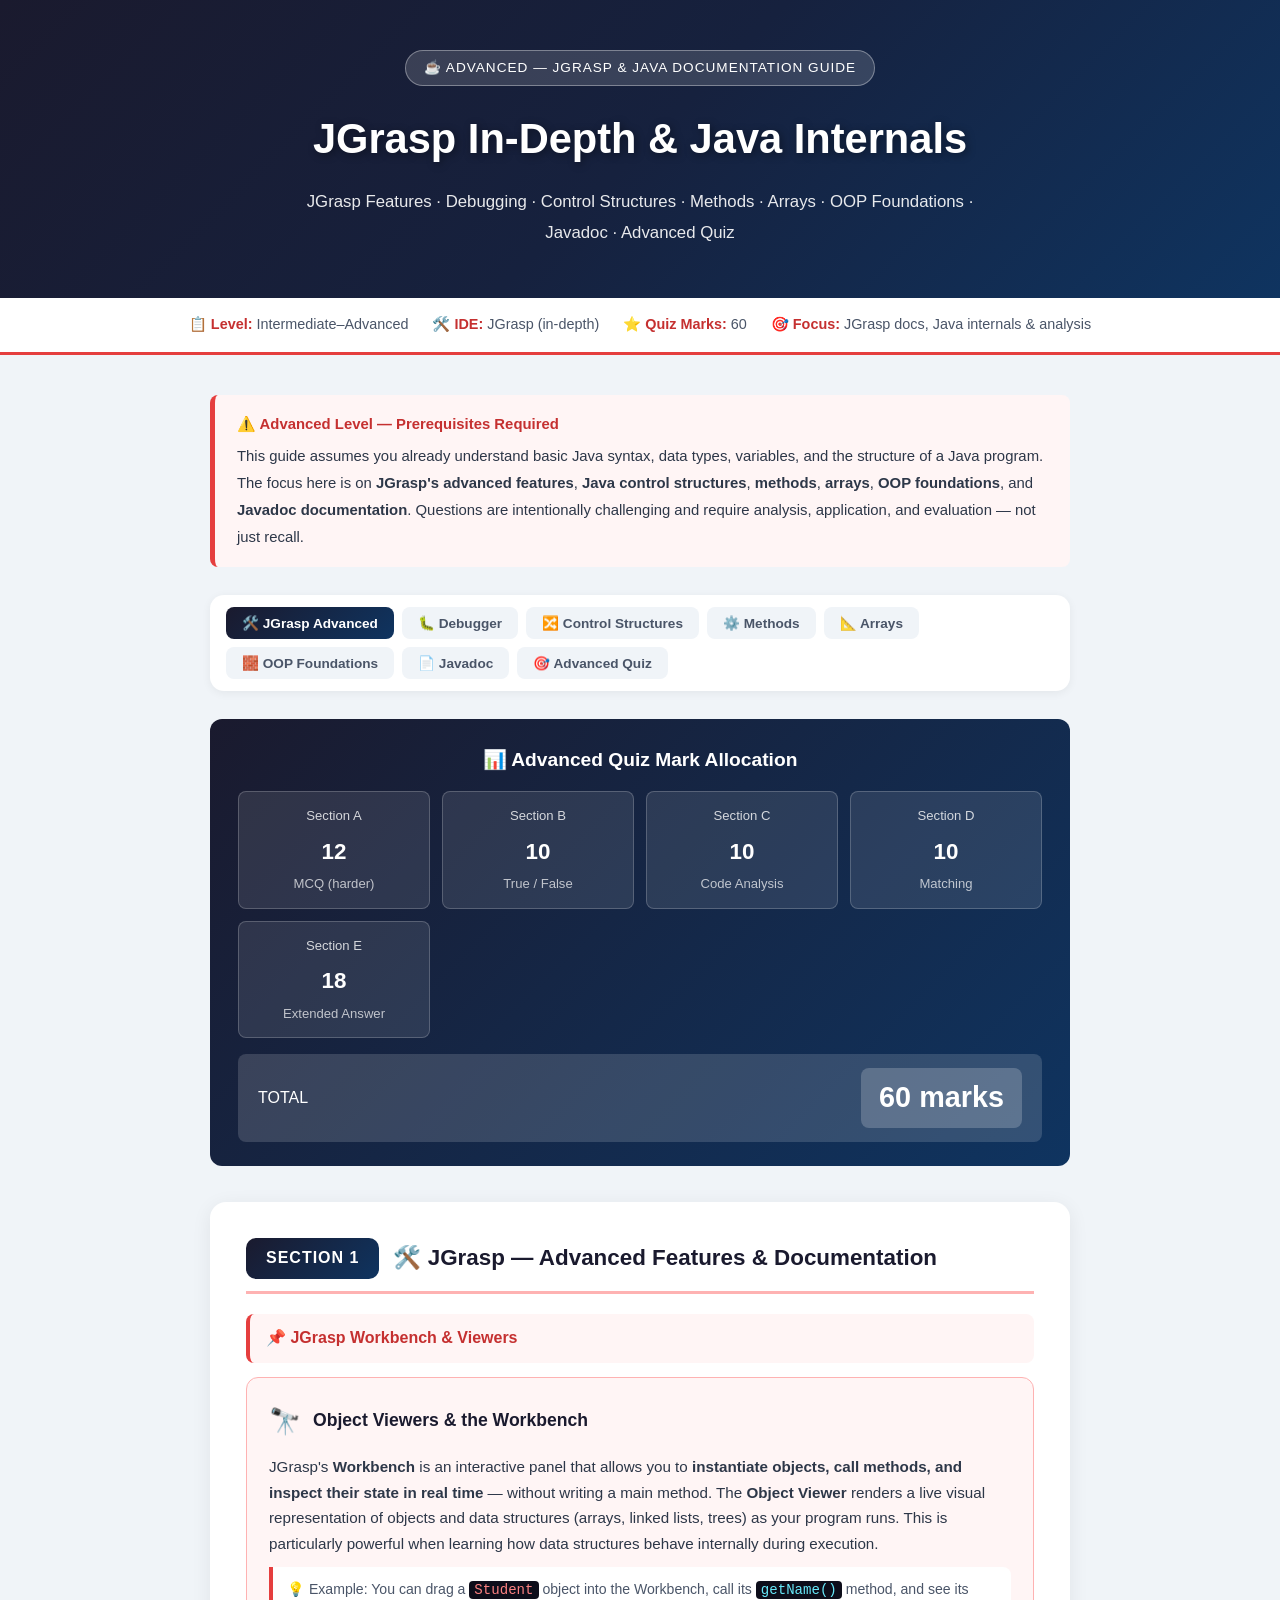
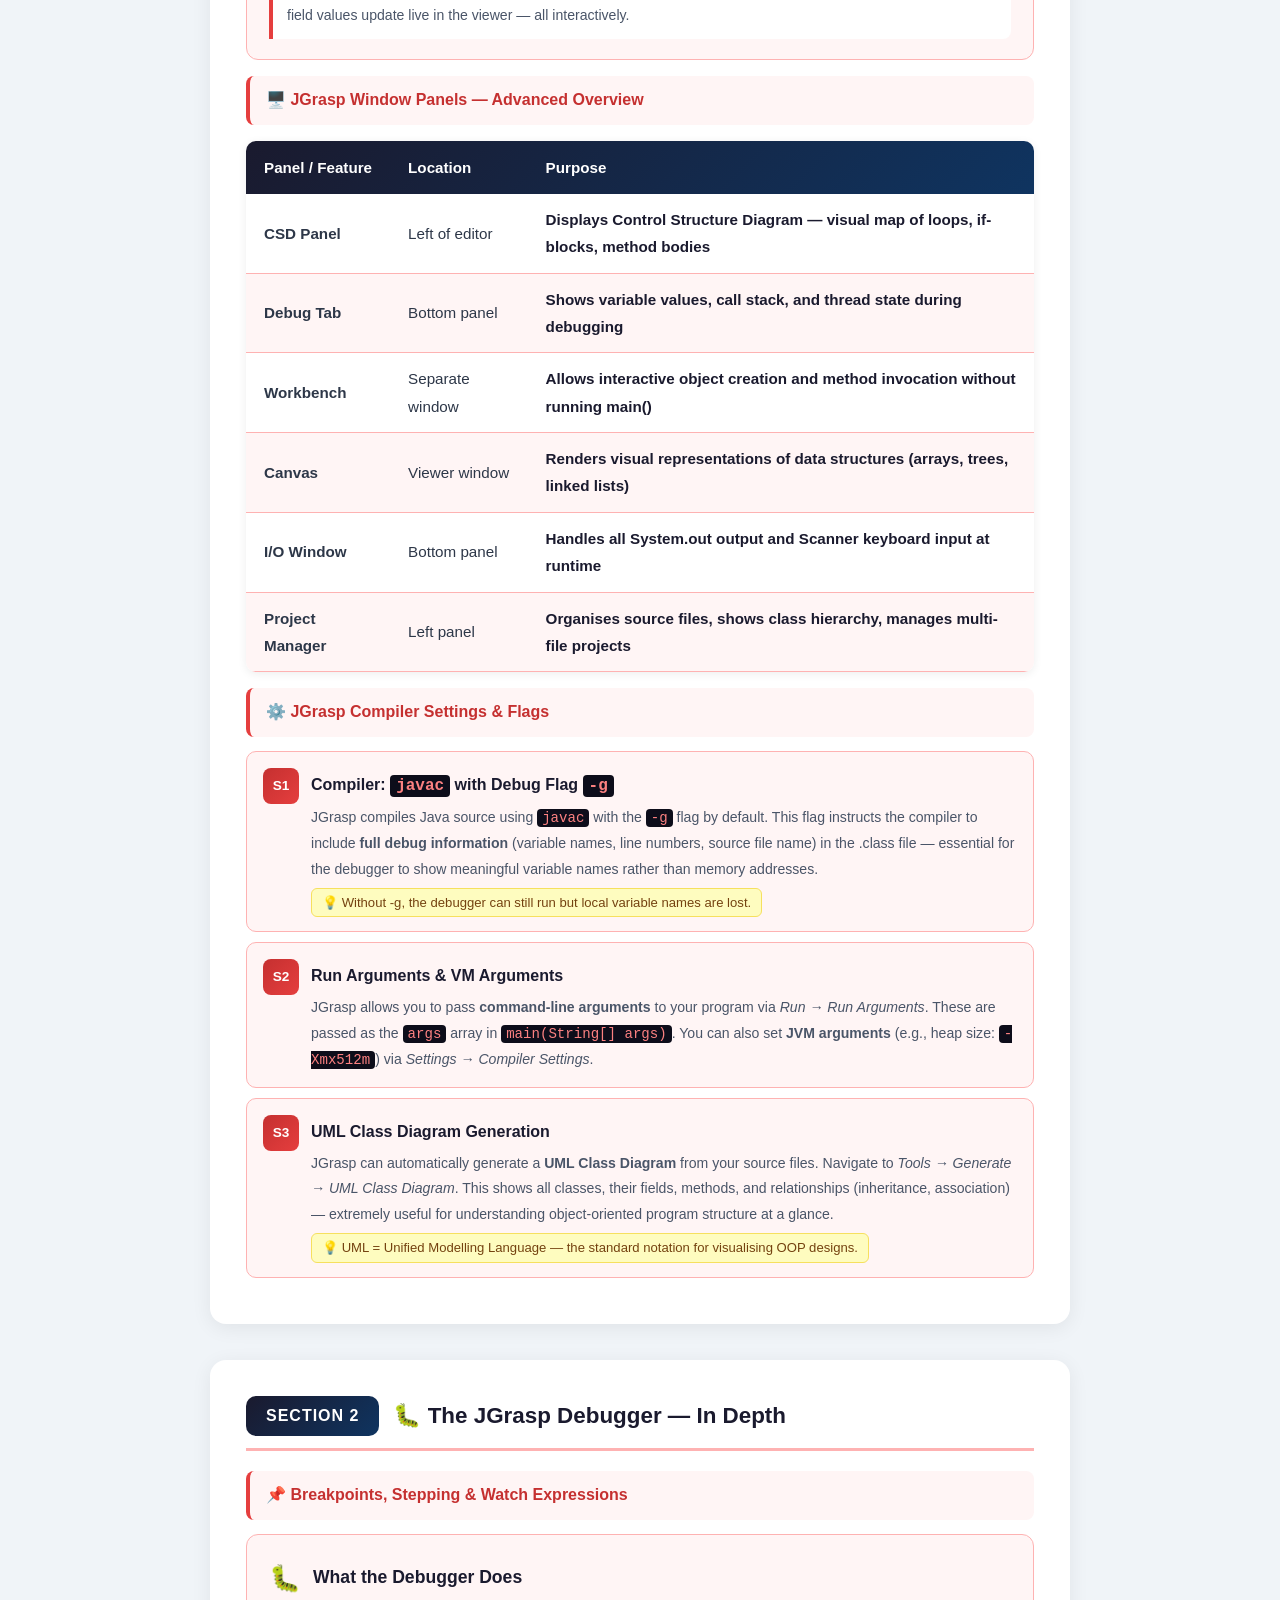
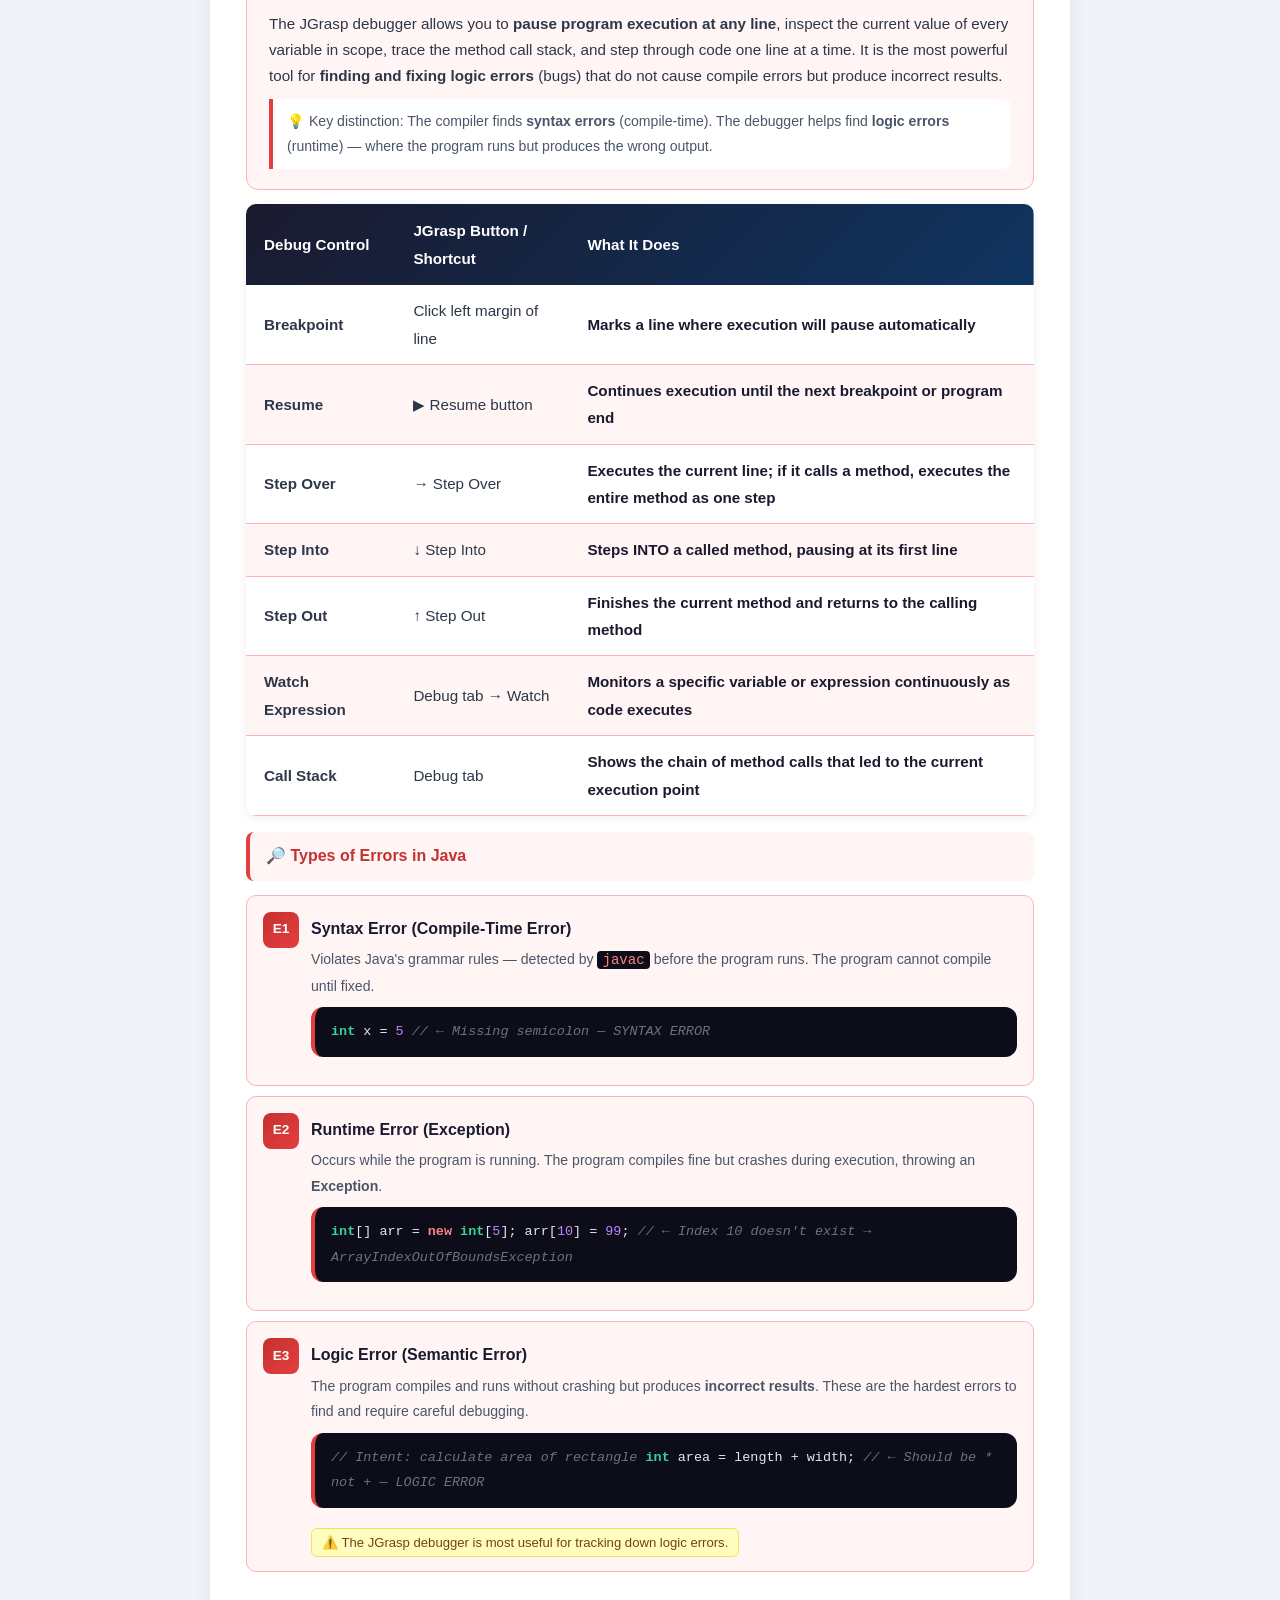
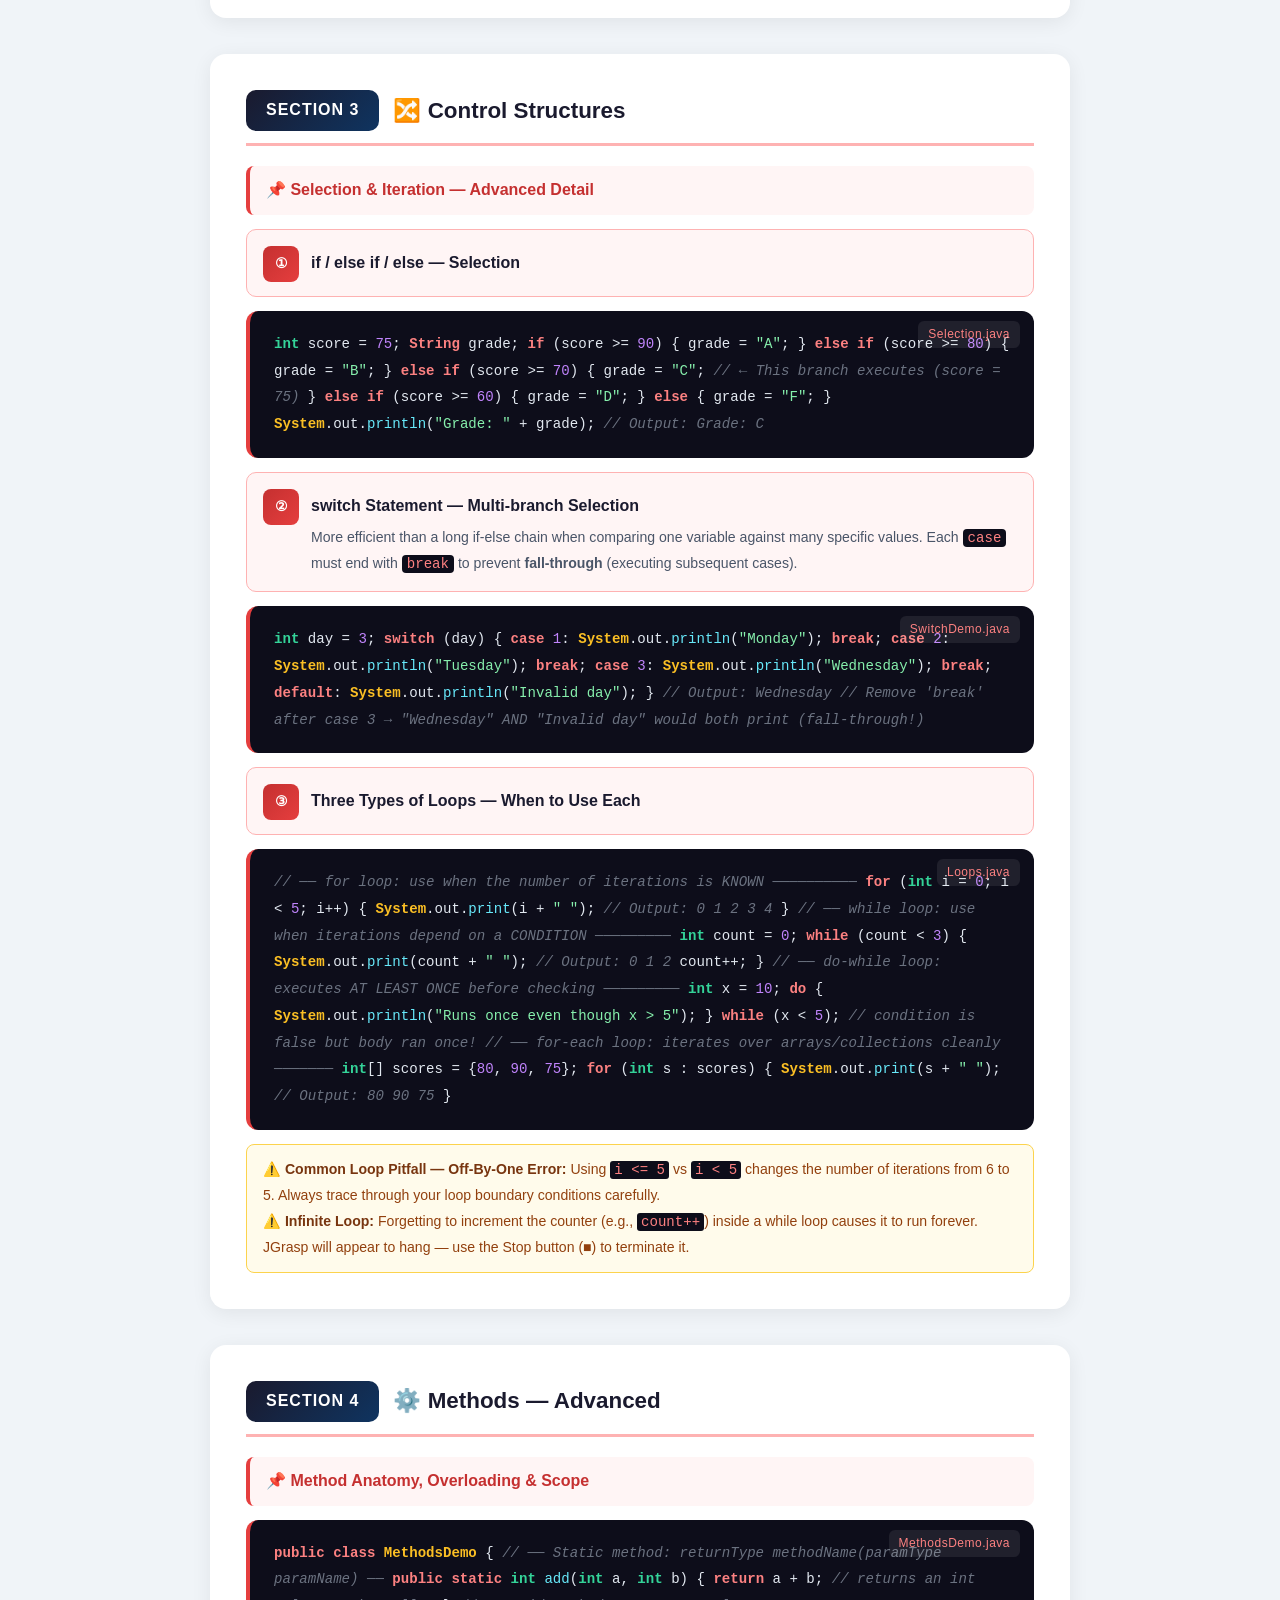
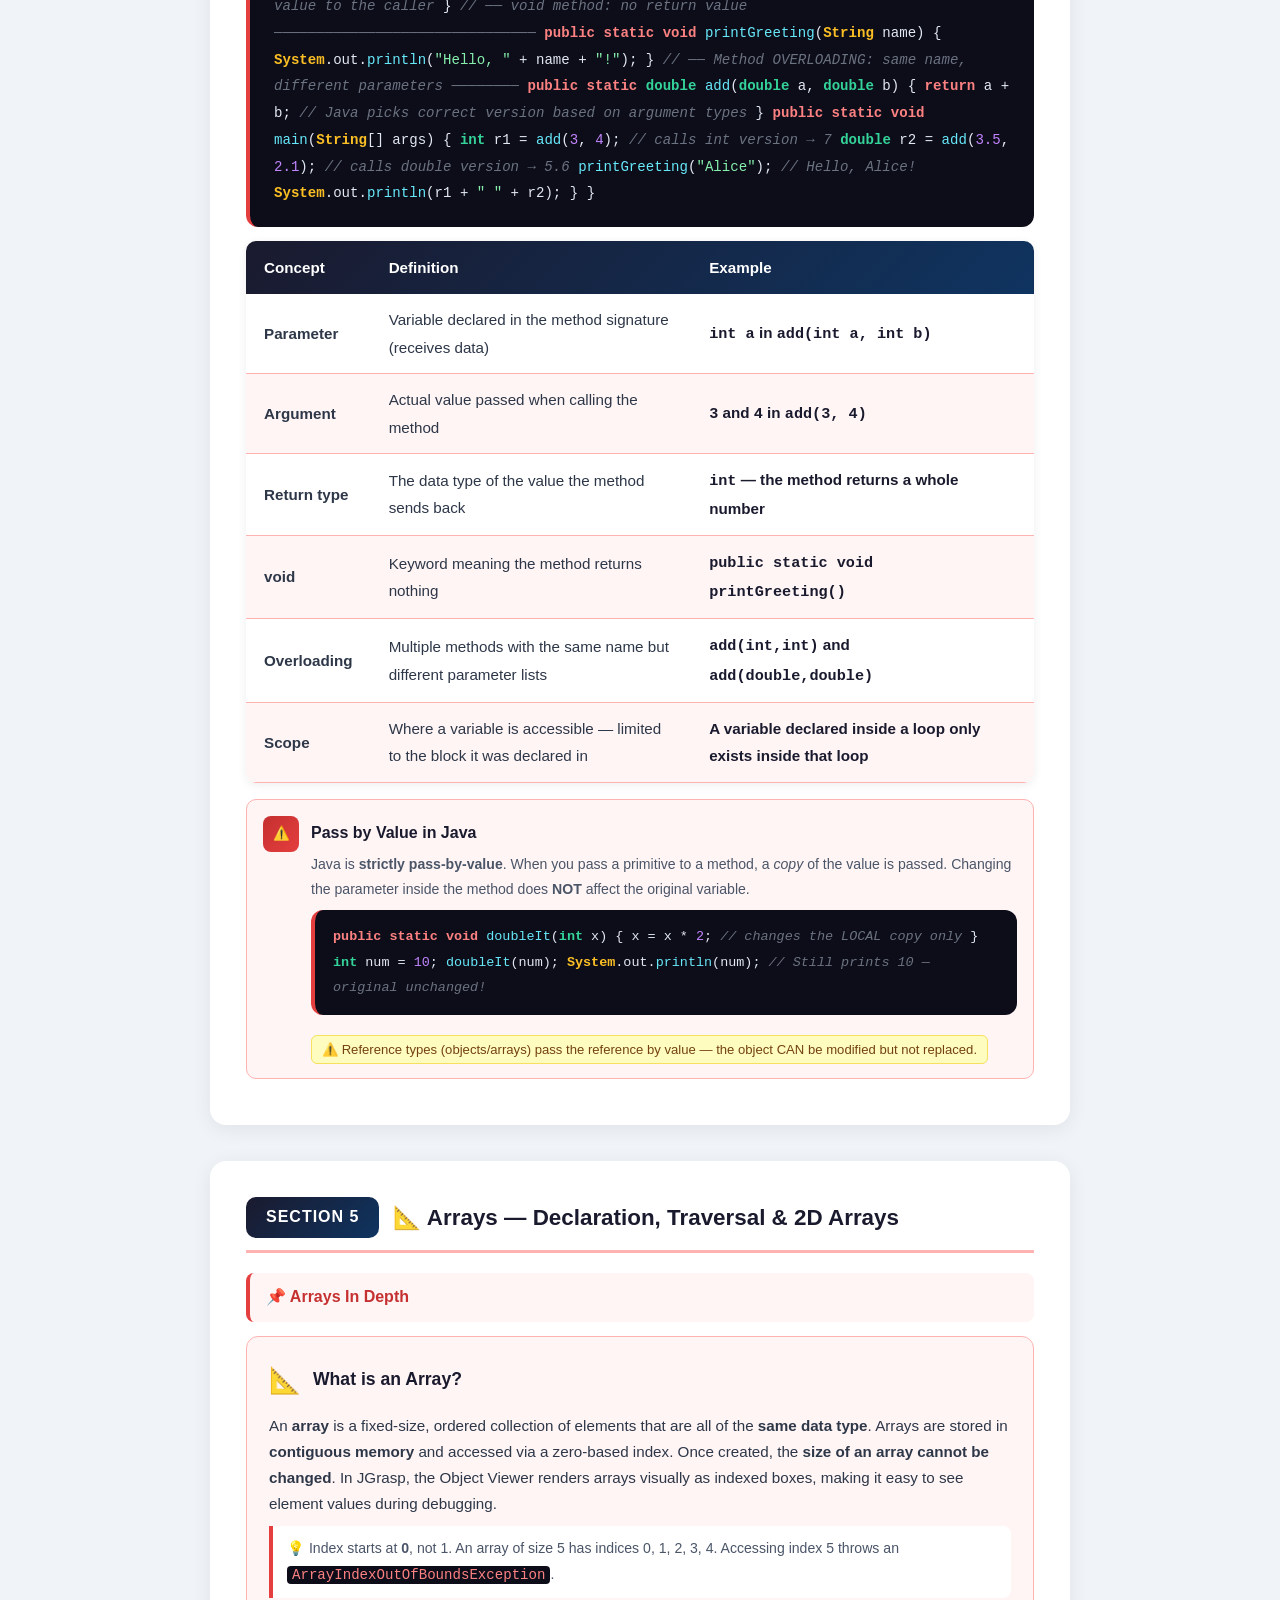
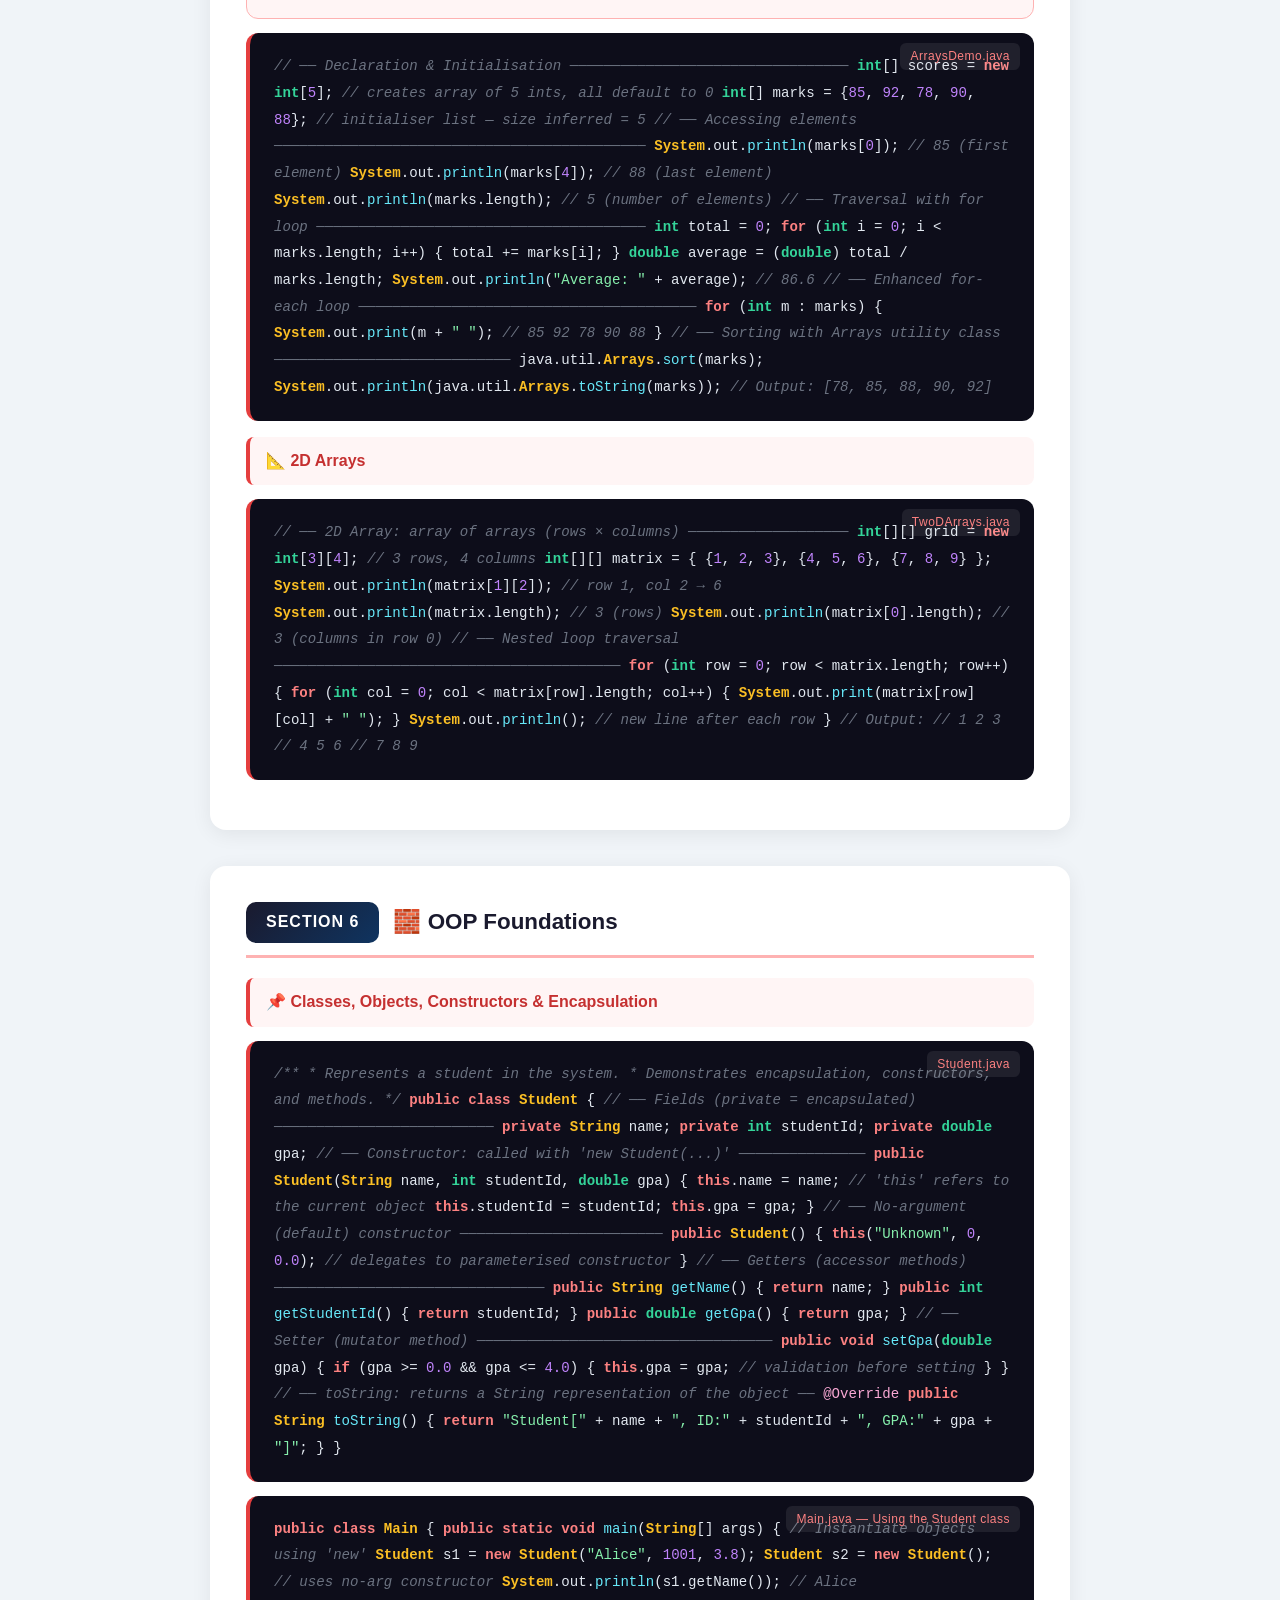
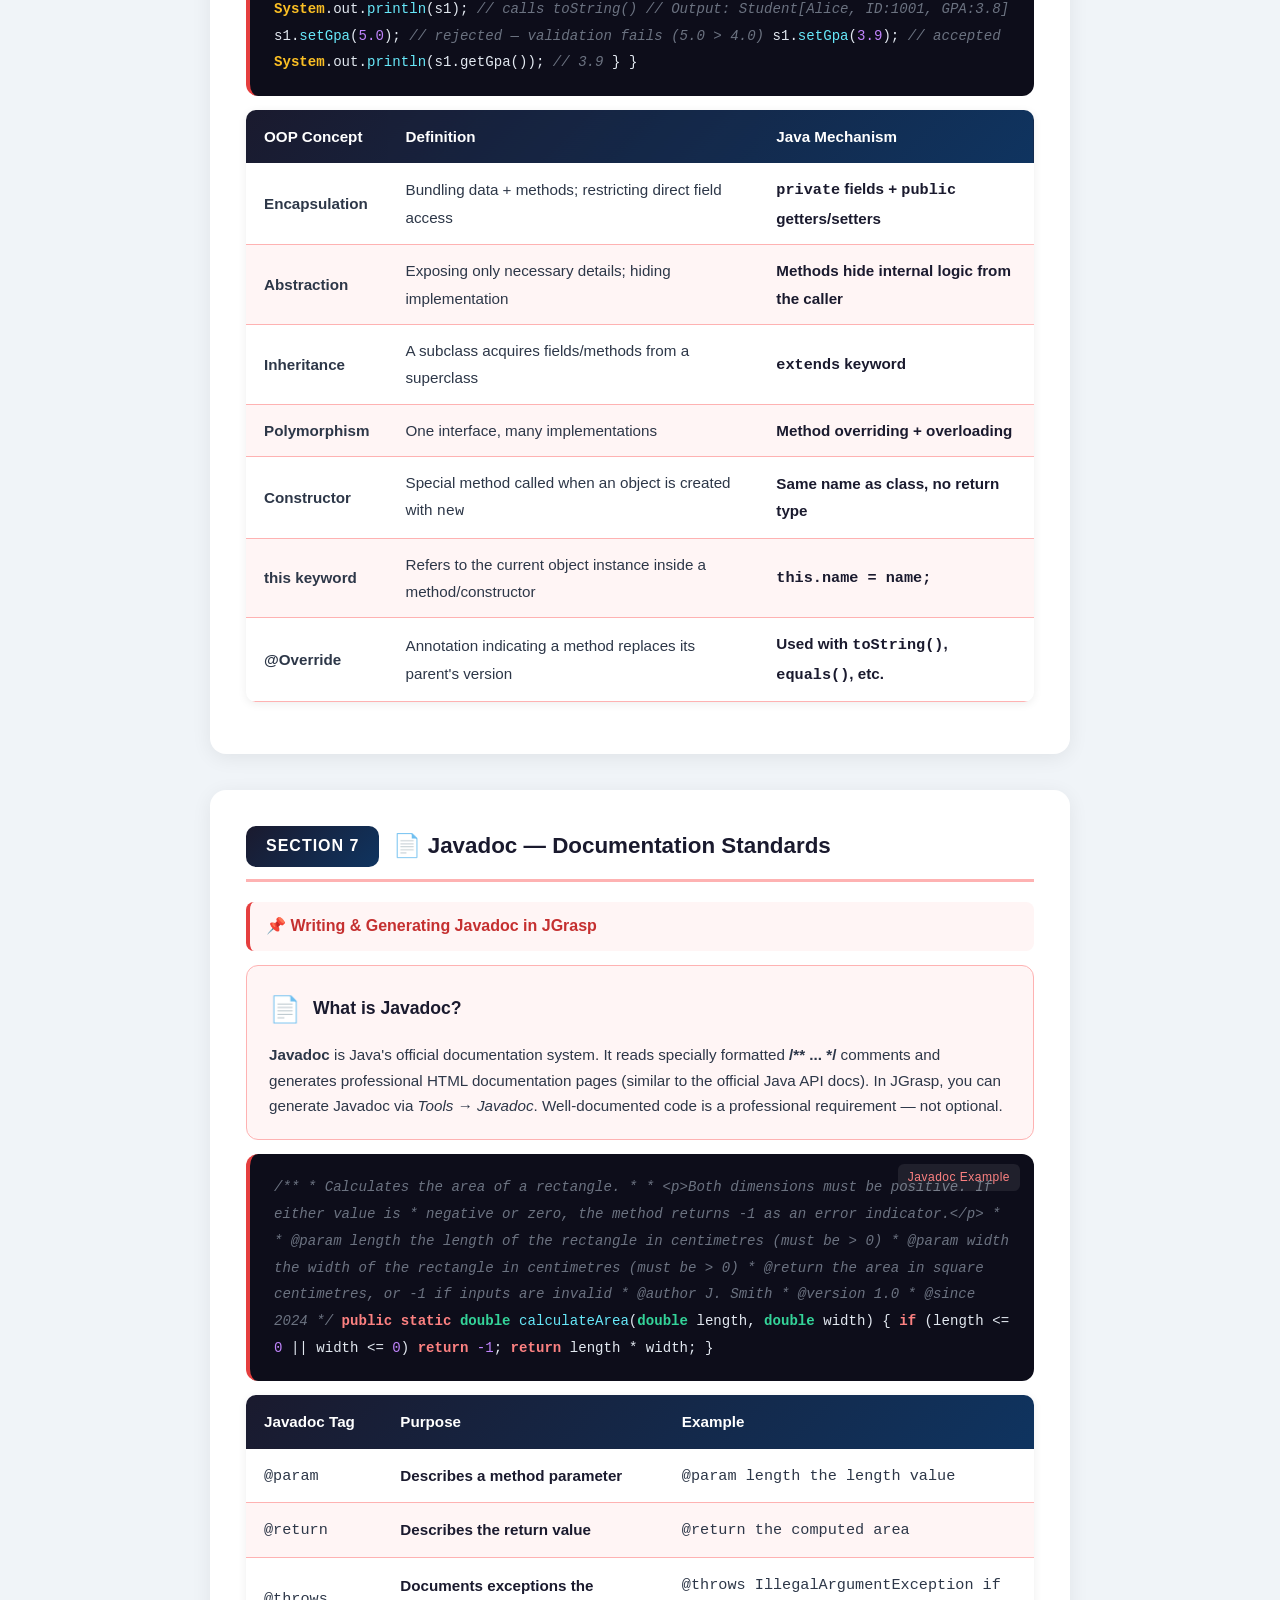
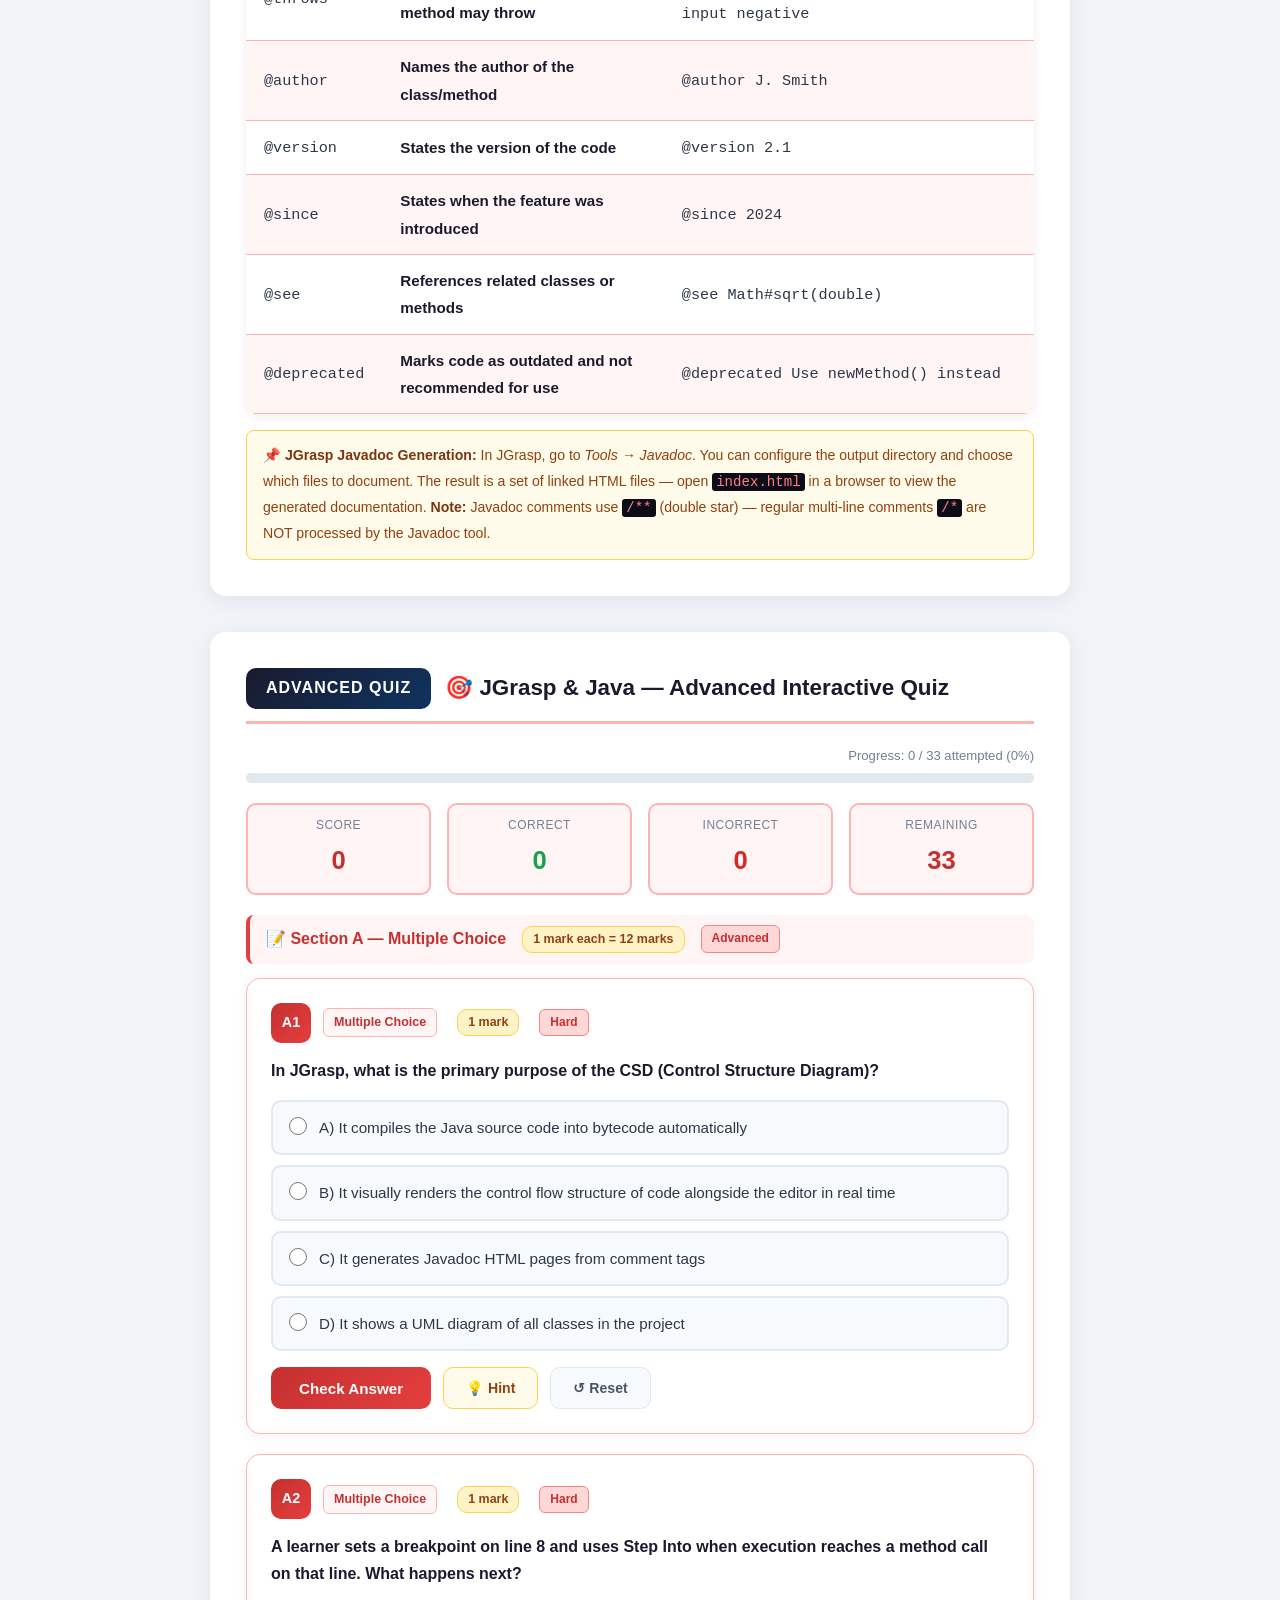
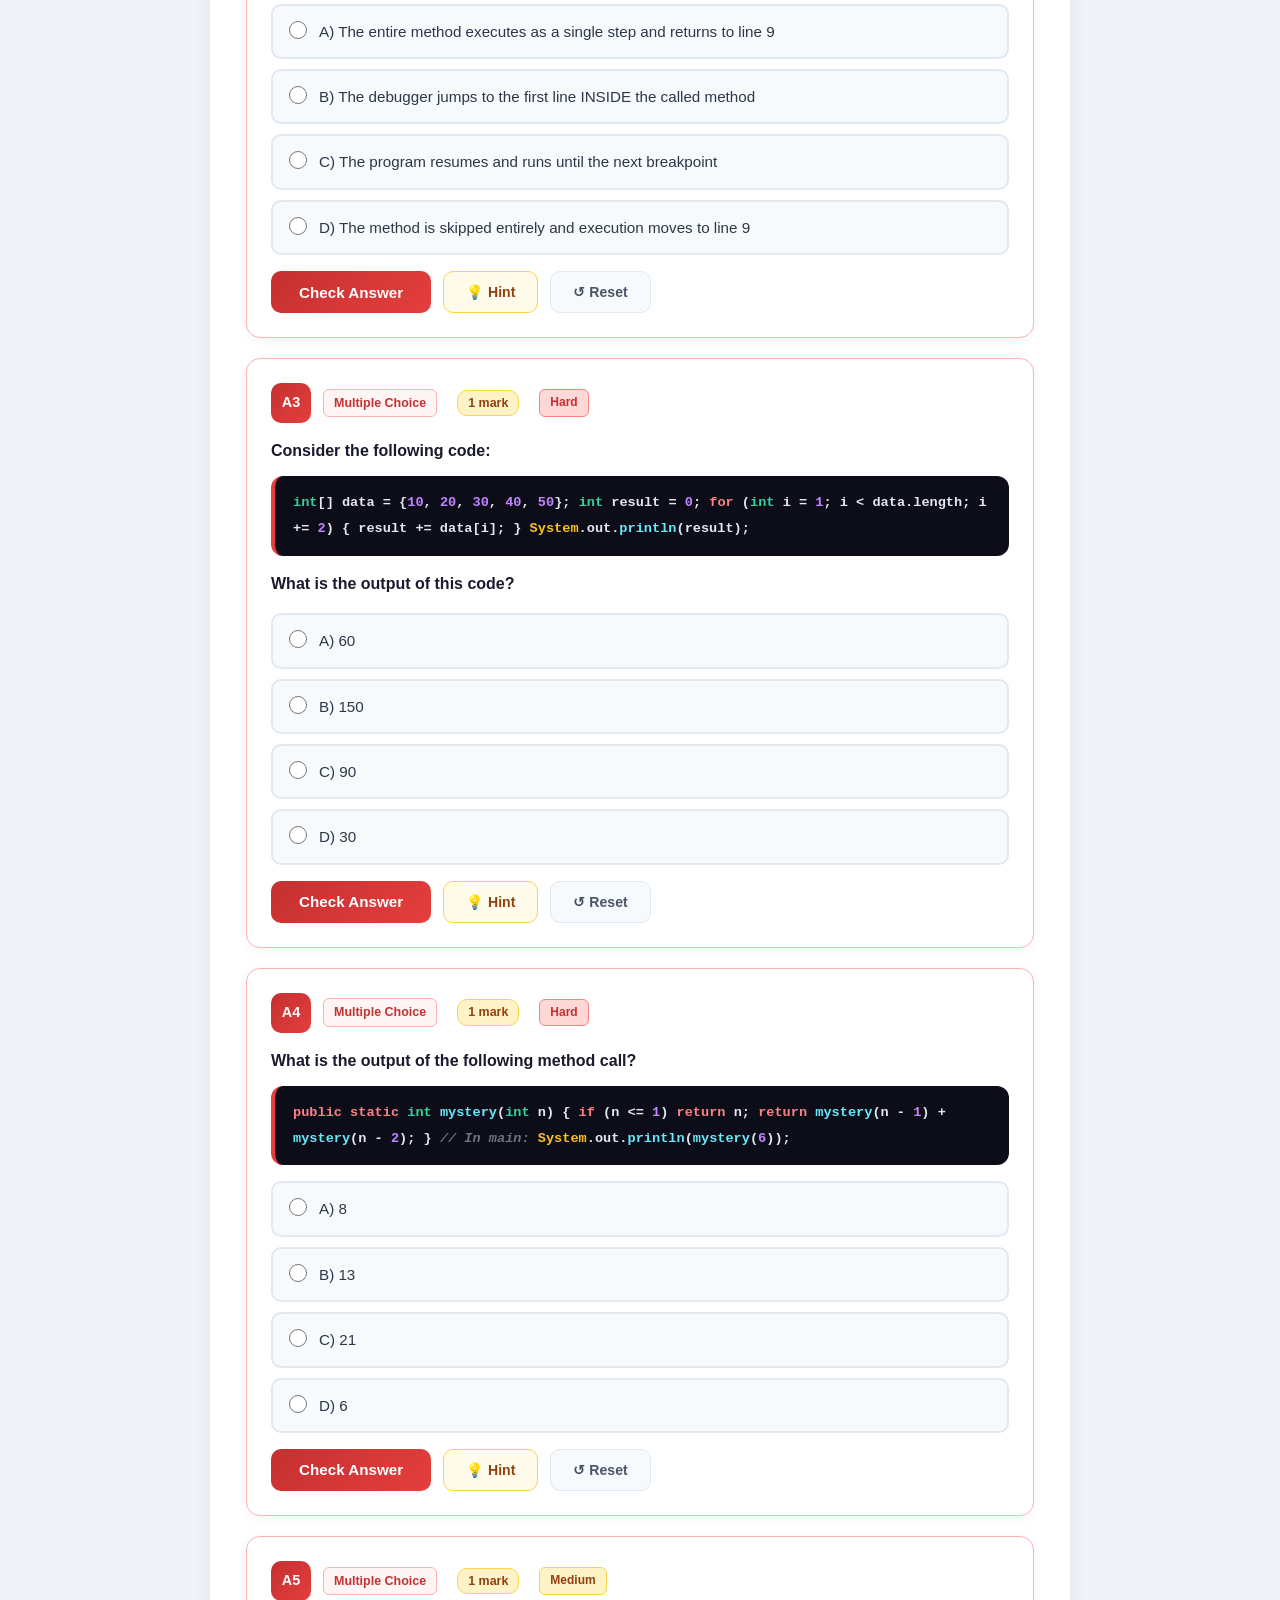
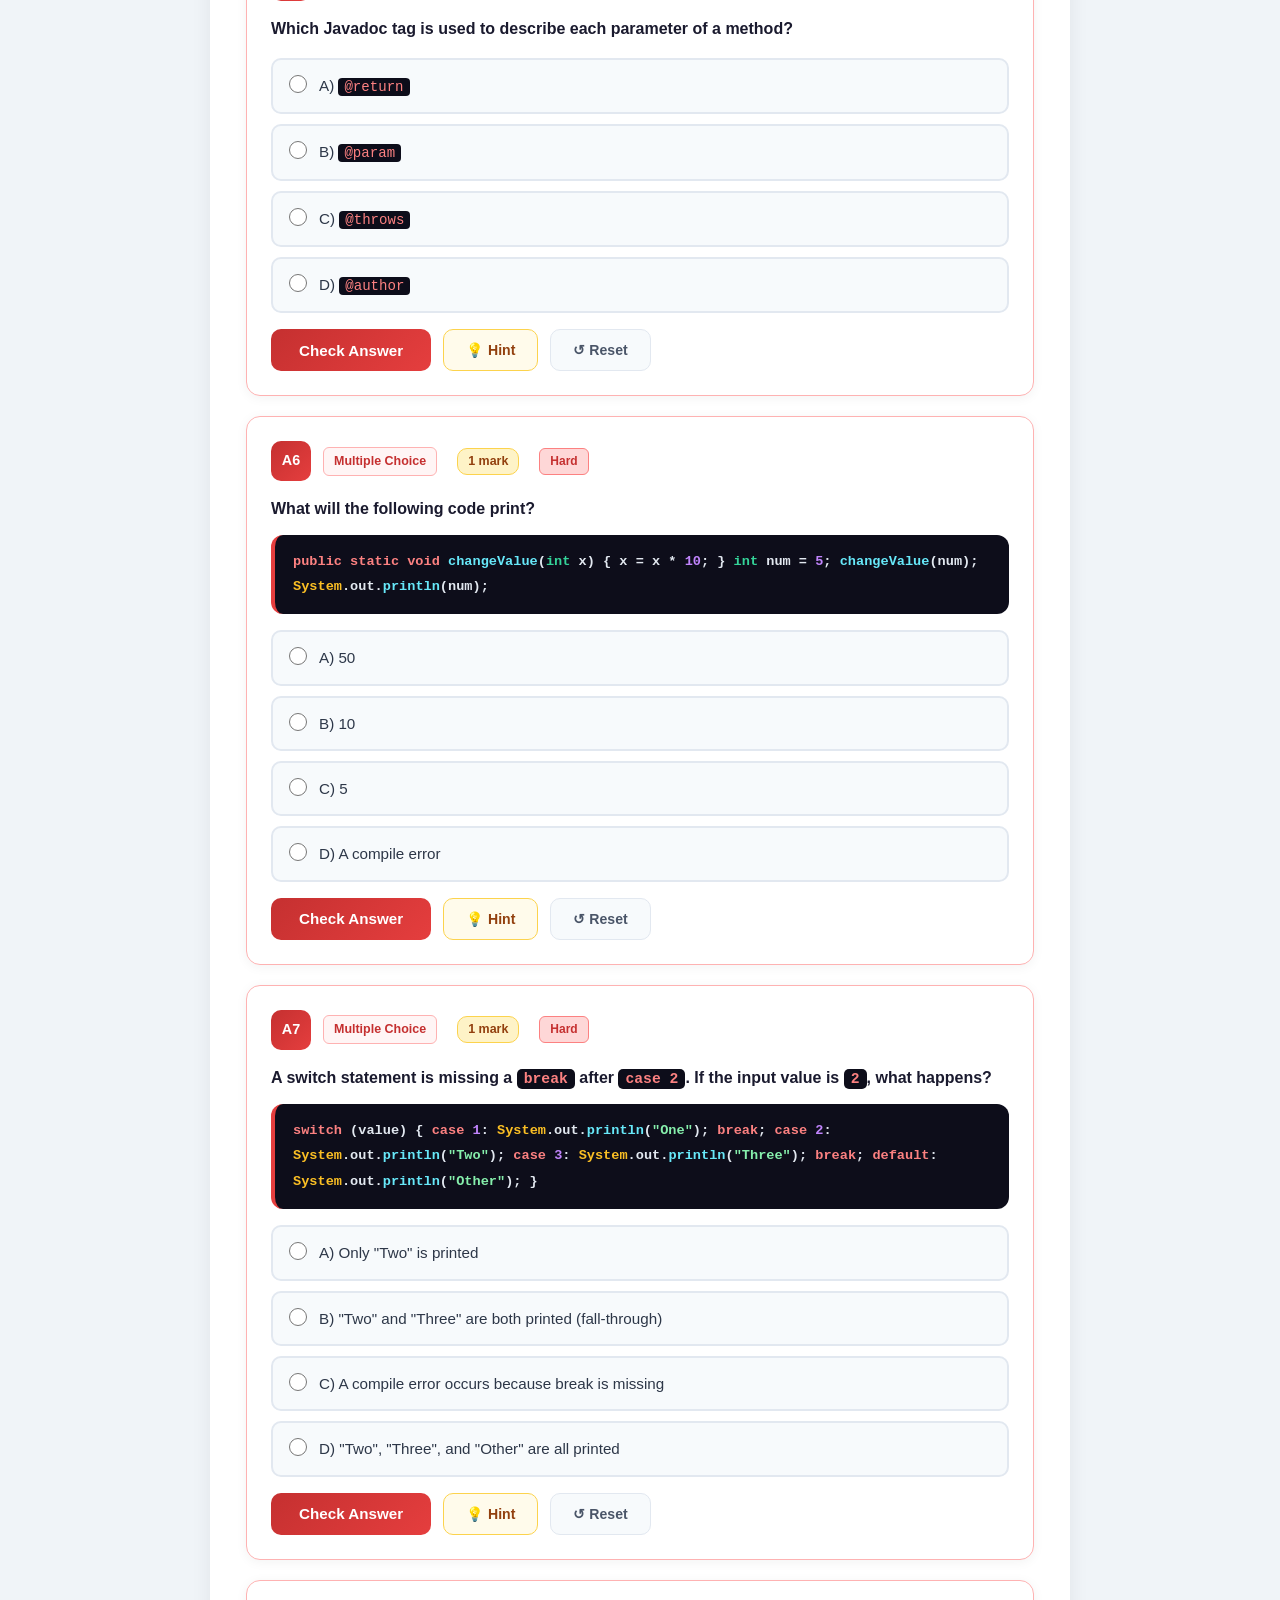
<file: study-guides/java-advanced.html>
<!DOCTYPE html>
<html lang="en">
<head>
  <meta charset="UTF-8"/>
  <meta name="viewport" content="width=device-width, initial-scale=1.0"/>
  <title>JGrasp & Java — Advanced Study Guide & Quiz</title>
  <style>
    *, *::before, *::after { box-sizing: border-box; margin: 0; padding: 0; }

    body {
      font-family: 'Segoe UI', Tahoma, Geneva, Verdana, sans-serif;
      background-color: #f0f4f8;
      color: #2d3748;
      line-height: 1.8;
    }

    .hero {
      background: linear-gradient(135deg, #1a1a2e, #16213e, #0f3460);
      color: white;
      text-align: center;
      padding: 50px 20px;
    }

    .hero .badge {
      display: inline-block;
      background: rgba(255,255,255,0.15);
      border: 1px solid rgba(255,255,255,0.35);
      border-radius: 20px;
      padding: 5px 18px;
      font-size: 0.85rem;
      margin-bottom: 16px;
      letter-spacing: 1px;
    }

    .hero h1 {
      font-size: 2.6rem;
      margin-bottom: 10px;
      text-shadow: 2px 2px 8px rgba(0,0,0,0.4);
    }

    .hero p {
      font-size: 1.05rem;
      opacity: 0.9;
      max-width: 680px;
      margin: 0 auto;
    }

    .info-bar {
      background: white;
      border-bottom: 3px solid #e53e3e;
      padding: 14px 40px;
      display: flex;
      flex-wrap: wrap;
      gap: 24px;
      font-size: 0.9rem;
      color: #4a5568;
      justify-content: center;
    }

    .info-bar span strong { color: #c53030; }

    .notice {
      background: #fff5f5;
      border-left: 5px solid #e53e3e;
      border-radius: 8px;
      padding: 16px 22px;
      margin-bottom: 28px;
      font-size: 0.93rem;
    }

    .notice .notice-title {
      font-weight: 700;
      color: #c53030;
      margin-bottom: 6px;
    }

    .container {
      max-width: 900px;
      margin: 0 auto;
      padding: 40px 20px;
    }

    .section-block {
      background: white;
      border-radius: 16px;
      padding: 36px;
      margin-bottom: 36px;
      box-shadow: 0 4px 20px rgba(0,0,0,0.07);
    }

    .section-header {
      display: flex;
      align-items: center;
      gap: 14px;
      margin-bottom: 8px;
    }

    .section-label {
      background: linear-gradient(135deg, #1a1a2e, #0f3460);
      color: white;
      border-radius: 10px;
      padding: 6px 20px;
      font-size: 1rem;
      font-weight: 700;
      letter-spacing: 1px;
      text-transform: uppercase;
    }

    .section-title {
      font-size: 1.4rem;
      color: #1a1a2e;
      font-weight: 700;
    }

    .section-divider {
      border: none;
      border-top: 3px solid #feb2b2;
      margin: 12px 0 20px;
    }

    .question-group-title {
      font-size: 1rem;
      font-weight: 700;
      color: #c53030;
      background: #fff5f5;
      border-radius: 8px;
      padding: 10px 16px;
      margin-bottom: 14px;
      border-left: 4px solid #e53e3e;
      display: flex;
      align-items: center;
      gap: 8px;
      flex-wrap: wrap;
    }

    .answer-item {
      display: flex;
      gap: 12px;
      padding: 14px 16px;
      border-radius: 10px;
      margin-bottom: 10px;
      background: #fff5f5;
      border: 1px solid #feb2b2;
      align-items: flex-start;
      transition: box-shadow 0.2s;
    }

    .answer-item:hover { box-shadow: 0 2px 10px rgba(0,0,0,0.08); }

    .answer-number {
      background: linear-gradient(135deg, #c53030, #e53e3e);
      color: white;
      min-width: 36px;
      height: 36px;
      border-radius: 8px;
      display: flex;
      align-items: center;
      justify-content: center;
      font-weight: 700;
      font-size: 0.85rem;
      flex-shrink: 0;
      margin-top: 2px;
    }

    .answer-content { flex: 1; font-size: 0.97rem; padding-top: 5px; }

    .answer-content .question-ref {
      color: #718096; font-size: 0.85rem;
      margin-bottom: 4px; font-style: italic;
    }

    .answer-content .answer-main {
      font-weight: 700; color: #1a1a2e; font-size: 1rem;
    }

    .answer-content .answer-sub {
      color: #4a5568; font-size: 0.88rem; margin-top: 4px;
    }

    .correct-tag {
      display: inline-block;
      background: #fed7d7; color: #1a1a2e;
      border-radius: 6px; padding: 1px 10px;
      font-size: 0.82rem; font-weight: 600; margin-left: 6px;
    }

    .reason-tag {
      display: inline-block;
      background: #fefcbf; color: #744210;
      border: 1px solid #f6e05e; border-radius: 6px;
      padding: 2px 10px; font-size: 0.82rem; margin-top: 6px;
    }

    .marks {
      display: inline-block;
      background: #fef3c7; color: #92400e;
      border: 1px solid #fcd34d; border-radius: 10px;
      padding: 1px 10px; font-size: 0.78rem;
      font-weight: 700; margin-left: 8px;
    }

    .table-wrapper {
      overflow-x: auto; margin: 16px 0;
      border-radius: 10px;
      box-shadow: 0 2px 10px rgba(0,0,0,0.07);
    }

    table { width: 100%; border-collapse: collapse; font-size: 0.95rem; }

    thead tr {
      background: linear-gradient(135deg, #1a1a2e, #0f3460);
      color: white;
    }

    thead th { padding: 13px 18px; text-align: left; font-weight: 600; }

    tbody tr:nth-child(even) { background: #fff5f5; }
    tbody tr:hover { background: #fed7d7; }

    tbody td { padding: 12px 18px; border-bottom: 1px solid #feb2b2; }

    .ans-cell { font-weight: 700; color: #1a1a2e; }

    .code-block {
      background: #0d0d1a;
      color: #e2e8f0;
      border-radius: 12px;
      padding: 20px 24px;
      font-family: 'Courier New', monospace;
      font-size: 0.88rem;
      line-height: 1.9;
      margin: 14px 0;
      overflow-x: auto;
      position: relative;
      border-left: 4px solid #e53e3e;
    }

    .code-block .code-label {
      position: absolute; top: 10px; right: 14px;
      background: rgba(255,255,255,0.08);
      border-radius: 6px; padding: 2px 10px;
      font-size: 0.75rem; color: #fc8181;
      font-family: 'Segoe UI', sans-serif;
      letter-spacing: 0.5px;
    }

    .kw   { color: #fc8181;  font-weight: 700; }
    .cls  { color: #fbbf24;  font-weight: 700; }
    .str  { color: #86efac; }
    .com  { color: #6b7280;  font-style: italic; }
    .num  { color: #c084fc; }
    .met  { color: #67e8f9; }
    .typ  { color: #34d399;  font-weight: 600; }
    .ann  { color: #f9a8d4; }

    .concept-card {
      background: #fff5f5;
      border: 1px solid #feb2b2;
      border-radius: 12px;
      padding: 20px 22px;
      margin-bottom: 14px;
    }

    .concept-card-header {
      display: flex; align-items: center;
      gap: 12px; margin-bottom: 10px;
    }

    .concept-icon { font-size: 1.6rem; }

    .concept-title {
      font-size: 1.1rem; font-weight: 700; color: #1a1a2e;
    }

    .concept-body { font-size: 0.95rem; color: #2d3748; line-height: 1.7; }

    .concept-example {
      background: white;
      border-left: 4px solid #e53e3e;
      border-radius: 0 8px 8px 0;
      padding: 10px 14px; margin-top: 10px;
      font-size: 0.88rem; color: #4a5568;
    }

    .model-answer {
      background: #fff5f5;
      border: 1px solid #feb2b2;
      border-radius: 12px;
      padding: 20px 22px; margin-bottom: 16px;
    }

    .model-body { padding-left: 48px; }
    .model-body p { margin-bottom: 8px; font-size: 0.95rem; }

    .model-body .highlight {
      background: #fed7d7; color: #1a1a2e;
      font-weight: 700; padding: 1px 5px; border-radius: 4px;
    }

    .rubric-box {
      background: #fffbeb;
      border: 1px solid #fcd34d;
      border-radius: 8px;
      padding: 12px 16px; margin-top: 12px;
      font-size: 0.88rem; color: #92400e;
    }

    .rubric-box strong { color: #78350f; }

    .marking-scheme {
      background: linear-gradient(135deg, #1a1a2e, #0f3460);
      color: white; border-radius: 12px;
      padding: 24px 28px; margin-bottom: 36px;
    }

    .marking-scheme h3 {
      font-size: 1.2rem; margin-bottom: 14px; text-align: center;
    }

    .mark-grid {
      display: grid;
      grid-template-columns: repeat(auto-fit, minmax(160px, 1fr));
      gap: 12px;
    }

    .mark-item {
      background: rgba(255,255,255,0.1);
      border: 1px solid rgba(255,255,255,0.2);
      border-radius: 8px; padding: 12px 16px; text-align: center;
    }

    .mark-item .sec { font-size: 0.82rem; opacity: 0.8; margin-bottom: 4px; }
    .mark-item .val { font-size: 1.4rem; font-weight: 700; }
    .mark-item .out { font-size: 0.82rem; opacity: 0.7; }

    .total-bar {
      background: rgba(255,255,255,0.15);
      border-radius: 8px; padding: 14px 20px;
      display: flex; justify-content: space-between;
      align-items: center; margin-top: 16px;
    }

    .total-bar .t-label { font-size: 1rem; }

    .total-bar .t-val {
      font-size: 1.8rem; font-weight: 700;
      background: rgba(255,255,255,0.2);
      padding: 4px 18px; border-radius: 8px;
    }

    .difficulty-badge {
      display: inline-block;
      border-radius: 6px;
      padding: 2px 10px;
      font-size: 0.75rem;
      font-weight: 700;
      margin-left: 8px;
    }

    .diff-hard {
      background: #fed7d7; color: #c53030;
      border: 1px solid #fc8181;
    }

    .diff-medium {
      background: #fef3c7; color: #92400e;
      border: 1px solid #fcd34d;
    }

    .diff-analysis {
      background: #e9d8fd; color: #553c9a;
      border: 1px solid #d6bcfa;
    }

    .nav-tabs {
      display: flex; gap: 8px; flex-wrap: wrap;
      margin-bottom: 28px; background: white;
      padding: 12px 16px; border-radius: 14px;
      box-shadow: 0 2px 10px rgba(0,0,0,0.06);
    }

    .nav-tab {
      padding: 8px 16px; border-radius: 8px;
      font-size: 0.85rem; font-weight: 600;
      cursor: pointer; border: none;
      background: #f0f4f8; color: #4a5568;
      transition: all 0.2s;
    }

    .nav-tab.active,
    .nav-tab:hover {
      background: linear-gradient(135deg, #1a1a2e, #0f3460);
      color: white;
    }

    /* ══ QUIZ STYLES ══ */
    .quiz-progress-bar-container {
      background: #e2e8f0; border-radius: 50px;
      height: 10px; margin-bottom: 20px; overflow: hidden;
    }

    .quiz-progress-bar {
      background: linear-gradient(90deg, #c53030, #e53e3e);
      height: 100%; border-radius: 50px;
      transition: width 0.5s ease; width: 0%;
    }

    .quiz-progress-label {
      font-size: 0.82rem; color: #718096;
      margin-bottom: 6px; text-align: right;
    }

    .score-tracker {
      display: flex; gap: 16px;
      flex-wrap: wrap; margin-bottom: 20px;
    }

    .score-box {
      background: #fff5f5;
      border: 2px solid #feb2b2;
      border-radius: 10px; padding: 10px 20px;
      text-align: center; flex: 1; min-width: 100px;
    }

    .score-box .sb-label {
      font-size: 0.75rem; color: #718096;
      text-transform: uppercase; letter-spacing: 0.5px;
    }

    .score-box .sb-val {
      font-size: 1.6rem; font-weight: 700; color: #c53030;
    }

    .quiz-question-card {
      background: white;
      border: 1px solid #feb2b2;
      border-radius: 14px; padding: 24px;
      margin-bottom: 20px;
      box-shadow: 0 2px 12px rgba(0,0,0,0.05);
    }

    .quiz-q-header {
      display: flex; align-items: center;
      gap: 12px; margin-bottom: 14px; flex-wrap: wrap;
    }

    .quiz-q-num {
      background: linear-gradient(135deg, #c53030, #e53e3e);
      color: white; min-width: 40px; height: 40px;
      border-radius: 10px; display: flex;
      align-items: center; justify-content: center;
      font-weight: 700; font-size: 0.9rem; flex-shrink: 0;
    }

    .quiz-q-type {
      background: #fff5f5; color: #c53030;
      border: 1px solid #feb2b2; border-radius: 6px;
      padding: 2px 10px; font-size: 0.78rem; font-weight: 600;
    }

    .quiz-q-text {
      font-size: 1rem; font-weight: 600;
      color: #1a1a2e; line-height: 1.7; margin-bottom: 16px;
    }

    .quiz-q-text code {
      background: #0d0d1a; color: #fc8181;
      padding: 2px 7px; border-radius: 5px;
      font-family: 'Courier New', monospace; font-size: 0.92rem;
    }

    .mc-options { display: flex; flex-direction: column; gap: 10px; }

    .mc-option {
      display: flex; align-items: flex-start; gap: 12px;
      padding: 12px 16px; border: 2px solid #e2e8f0;
      border-radius: 10px; cursor: pointer;
      transition: all 0.2s; background: #f7fafc;
    }

    .mc-option:hover   { border-color: #e53e3e; background: #fff5f5; }
    .mc-option.selected{ border-color: #c53030; background: #fff5f5; }
    .mc-option.correct { border-color: #22c55e; background: #dcfce7; color: #14532d; }
    .mc-option.incorrect{ border-color: #ef4444; background: #fef2f2; color: #991b1b; }

    .mc-option input[type="radio"] {
      accent-color: #c53030; width: 18px; height: 18px;
      flex-shrink: 0; margin-top: 3px;
    }

    .mc-option label { cursor: pointer; font-size: 0.95rem; flex: 1; }

    .mc-option label code {
      background: #0d0d1a; color: #fc8181;
      padding: 1px 6px; border-radius: 4px;
      font-family: 'Courier New', monospace; font-size: 0.88rem;
    }

    .tf-options { display: flex; gap: 12px; }

    .tf-btn {
      flex: 1; padding: 14px; border: 2px solid #e2e8f0;
      border-radius: 10px; cursor: pointer;
      font-size: 1rem; font-weight: 700;
      background: #f7fafc; color: #4a5568;
      transition: all 0.2s; text-align: center;
    }

    .tf-btn:hover    { border-color: #e53e3e; background: #fff5f5; }
    .tf-btn.selected { border-color: #c53030; background: #fff5f5; color: #1a1a2e; }
    .tf-btn.correct  { border-color: #22c55e; background: #dcfce7; color: #14532d; }
    .tf-btn.incorrect{ border-color: #ef4444; background: #fef2f2; color: #991b1b; }

    .fitb-wrapper {
      display: flex; align-items: center;
      flex-wrap: wrap; gap: 8px;
      font-size: 0.97rem; line-height: 2.6;
    }

    .fitb-wrapper code {
      background: #0d0d1a; color: #fc8181;
      padding: 2px 7px; border-radius: 5px;
      font-family: 'Courier New', monospace; font-size: 0.9rem;
    }

    .fitb-input {
      border: 2px solid #feb2b2; border-radius: 8px;
      padding: 6px 12px; font-size: 0.95rem;
      font-family: 'Courier New', monospace;
      color: #1a1a2e; min-width: 160px; outline: none;
      transition: border-color 0.2s;
    }

    .fitb-input:focus    { border-color: #c53030; }
    .fitb-input.correct  { border-color: #22c55e; background: #dcfce7; }
    .fitb-input.incorrect{ border-color: #ef4444; background: #fef2f2; }

    .short-answer-textarea {
      width: 100%; padding: 12px 16px;
      border: 2px solid #feb2b2; border-radius: 10px;
      font-family: inherit; font-size: 0.95rem;
      color: #2d3748; resize: vertical; min-height: 110px;
      outline: none; transition: border-color 0.2s; background: #f7fafc;
    }

    .short-answer-textarea:focus { border-color: #c53030; background: white; }

    .short-answer-code {
      font-family: 'Courier New', monospace; font-size: 0.88rem;
    }

    .match-select {
      width: 100%; padding: 8px 12px;
      border: 2px solid #feb2b2; border-radius: 8px;
      font-family: inherit; font-size: 0.85rem;
      color: #2d3748; background: white; outline: none;
      cursor: pointer; transition: border-color 0.2s; margin-bottom: 4px;
    }

    .match-select:focus    { border-color: #c53030; }
    .match-select.correct  { border-color: #22c55e; background: #dcfce7; }
    .match-select.incorrect{ border-color: #ef4444; background: #fef2f2; }

    .feedback-msg {
      display: none; border-radius: 8px;
      padding: 12px 16px; margin-top: 12px;
      font-size: 0.9rem; font-weight: 600;
      align-items: flex-start; gap: 8px;
    }

    .feedback-msg.show       { display: flex; }
    .feedback-msg.correct-fb { background: #dcfce7; color: #14532d; border: 1px solid #22c55e; }
    .feedback-msg.incorrect-fb{ background: #fef2f2; color: #991b1b; border: 1px solid #ef4444; }
    .feedback-msg.info-fb    { background: #fff5f5; color: #c53030; border: 1px solid #feb2b2; }

    .quiz-btn-row { display: flex; gap: 12px; margin-top: 16px; flex-wrap: wrap; }

    .btn-check {
      background: linear-gradient(135deg, #c53030, #e53e3e);
      color: white; border: none; border-radius: 10px;
      padding: 12px 28px; font-size: 0.95rem; font-weight: 700;
      cursor: pointer; transition: opacity 0.2s, transform 0.1s;
    }

    .btn-check:hover   { opacity: 0.9; transform: translateY(-1px); }
    .btn-check:active  { transform: translateY(0); }
    .btn-check:disabled{ opacity: 0.5; cursor: not-allowed; transform: none; }

    .btn-hint {
      background: #fffbeb; color: #92400e;
      border: 1px solid #fcd34d; border-radius: 10px;
      padding: 12px 22px; font-size: 0.88rem; font-weight: 600;
      cursor: pointer; transition: opacity 0.2s;
    }

    .btn-hint:hover { opacity: 0.8; }

    .btn-reset {
      background: #f7fafc; color: #4a5568;
      border: 1px solid #e2e8f0; border-radius: 10px;
      padding: 12px 22px; font-size: 0.88rem; font-weight: 600;
      cursor: pointer; transition: background 0.2s;
    }

    .btn-reset:hover { background: #edf2f7; }

    .hint-box {
      display: none; background: #fffbeb;
      border: 1px solid #fcd34d; border-radius: 8px;
      padding: 10px 14px; font-size: 0.85rem;
      color: #92400e; margin-top: 10px;
    }

    .hint-box.show { display: block; }

    .quiz-results-panel {
      display: none;
      background: linear-gradient(135deg, #1a1a2e, #0f3460);
      color: white; border-radius: 16px;
      padding: 36px; margin-top: 28px; text-align: center;
    }

    .quiz-results-panel.show { display: block; }
    .results-score { font-size: 4rem; font-weight: 700; margin: 16px 0; }
    .results-label { font-size: 1rem; opacity: 0.8; }

    .results-grade {
      font-size: 1.4rem; font-weight: 700; margin: 10px 0;
      background: rgba(255,255,255,0.15);
      display: inline-block; padding: 6px 24px; border-radius: 10px;
    }

    .btn-submit-all {
      background: white; color: #1a1a2e; border: none;
      border-radius: 12px; padding: 16px 40px;
      font-size: 1.05rem; font-weight: 700;
      cursor: pointer; transition: all 0.2s;
      margin-top: 20px; display: block; width: 100%;
    }

    .btn-submit-all:hover { background: #fed7d7; }

    .btn-retake {
      background: rgba(255,255,255,0.12); color: white;
      border: 2px solid rgba(255,255,255,0.35); border-radius: 12px;
      padding: 14px 36px; font-size: 1rem; font-weight: 700;
      cursor: pointer; transition: all 0.2s;
      margin-top: 14px; display: block; width: 100%;
    }

    .btn-retake:hover { background: rgba(255,255,255,0.22); }

    footer {
      text-align: center; padding: 30px 20px;
      color: #718096; font-size: 0.88rem;
      border-top: 2px solid #e2e8f0;
    }

    @media (max-width: 600px) {
      .hero h1 { font-size: 1.8rem; }
      .section-block { padding: 20px; }
      .results-score { font-size: 3rem; }
    }
  </style>
</head>
<body>

<!-- ══ HERO ══ -->
<div class="hero">
  <div class="badge">☕ ADVANCED — JGRASP & JAVA DOCUMENTATION GUIDE</div>
  <h1>JGrasp In-Depth & Java Internals</h1>
  <p>
    JGrasp Features · Debugging · Control Structures · Methods · Arrays ·
    OOP Foundations · Javadoc · Advanced Quiz
  </p>
</div>

<!-- ══ INFO BAR ══ -->
<div class="info-bar">
  <span>📋 <strong>Level:</strong> Intermediate–Advanced</span>
  <span>🛠️ <strong>IDE:</strong> JGrasp (in-depth)</span>
  <span>⭐ <strong>Quiz Marks:</strong> 60</span>
  <span>🎯 <strong>Focus:</strong> JGrasp docs, Java internals & analysis</span>
</div>

<div class="container">

  <!-- ══ NOTICE ══ -->
  <div class="notice">
    <div class="notice-title">⚠️ Advanced Level — Prerequisites Required</div>
    This guide assumes you already understand basic Java syntax, data types, variables,
    and the structure of a Java program. The focus here is on <strong>JGrasp's advanced
    features</strong>, <strong>Java control structures</strong>, <strong>methods</strong>,
    <strong>arrays</strong>, <strong>OOP foundations</strong>, and
    <strong>Javadoc documentation</strong>. Questions are intentionally challenging
    and require analysis, application, and evaluation — not just recall.
  </div>

  <!-- ══ NAV TABS ══ -->
  <div class="nav-tabs">
    <button class="nav-tab active" onclick="scrollToSection('jgrasp-adv')">🛠️ JGrasp Advanced</button>
    <button class="nav-tab" onclick="scrollToSection('debugger')">🐛 Debugger</button>
    <button class="nav-tab" onclick="scrollToSection('control')">🔀 Control Structures</button>
    <button class="nav-tab" onclick="scrollToSection('methods')">⚙️ Methods</button>
    <button class="nav-tab" onclick="scrollToSection('arrays')">📐 Arrays</button>
    <button class="nav-tab" onclick="scrollToSection('oop')">🧱 OOP Foundations</button>
    <button class="nav-tab" onclick="scrollToSection('javadoc')">📄 Javadoc</button>
    <button class="nav-tab" onclick="scrollToSection('quiz')">🎯 Advanced Quiz</button>
  </div>

  <!-- ══ MARK ALLOCATION ══ -->
  <div class="marking-scheme">
    <h3>📊 Advanced Quiz Mark Allocation</h3>
    <div class="mark-grid">
      <div class="mark-item">
        <div class="sec">Section A</div>
        <div class="val">12</div>
        <div class="out">MCQ (harder)</div>
      </div>
      <div class="mark-item">
        <div class="sec">Section B</div>
        <div class="val">10</div>
        <div class="out">True / False</div>
      </div>
      <div class="mark-item">
        <div class="sec">Section C</div>
        <div class="val">10</div>
        <div class="out">Code Analysis</div>
      </div>
      <div class="mark-item">
        <div class="sec">Section D</div>
        <div class="val">10</div>
        <div class="out">Matching</div>
      </div>
      <div class="mark-item">
        <div class="sec">Section E</div>
        <div class="val">18</div>
        <div class="out">Extended Answer</div>
      </div>
    </div>
    <div class="total-bar">
      <div class="t-label">TOTAL</div>
      <div class="t-val">60 marks</div>
    </div>
  </div>

  <!-- ════════════════════════════════════════════
       STUDY SECTION 1 — JGRASP ADVANCED FEATURES
  ════════════════════════════════════════════ -->
  <div class="section-block" id="jgrasp-adv">
    <div class="section-header">
      <div class="section-label">Section 1</div>
      <div class="section-title">🛠️ JGrasp — Advanced Features & Documentation</div>
    </div>
    <hr class="section-divider"/>

    <div class="question-group-title">📌 JGrasp Workbench & Viewers</div>

    <div class="concept-card">
      <div class="concept-card-header">
        <span class="concept-icon">🔭</span>
        <span class="concept-title">Object Viewers & the Workbench</span>
      </div>
      <div class="concept-body">
        JGrasp's <strong>Workbench</strong> is an interactive panel that allows you to
        <strong>instantiate objects, call methods, and inspect their state in real time</strong>
        — without writing a main method. The <strong>Object Viewer</strong> renders a live
        visual representation of objects and data structures (arrays, linked lists, trees)
        as your program runs. This is particularly powerful when learning how data structures
        behave internally during execution.
      </div>
      <div class="concept-example">
        💡 Example: You can drag a <code style="background:#0d0d1a;color:#fc8181;padding:1px 5px;border-radius:4px;font-family:monospace;">Student</code>
        object into the Workbench, call its <code style="background:#0d0d1a;color:#67e8f9;padding:1px 5px;border-radius:4px;font-family:monospace;">getName()</code>
        method, and see its field values update live in the viewer — all interactively.
      </div>
    </div>

    <div class="question-group-title" style="margin-top:16px;">🖥️ JGrasp Window Panels — Advanced Overview</div>

    <div class="table-wrapper">
      <table>
        <thead>
          <tr><th>Panel / Feature</th><th>Location</th><th>Purpose</th></tr>
        </thead>
        <tbody>
          <tr>
            <td><strong>CSD Panel</strong></td>
            <td>Left of editor</td>
            <td class="ans-cell">Displays Control Structure Diagram — visual map of loops, if-blocks, method bodies</td>
          </tr>
          <tr>
            <td><strong>Debug Tab</strong></td>
            <td>Bottom panel</td>
            <td class="ans-cell">Shows variable values, call stack, and thread state during debugging</td>
          </tr>
          <tr>
            <td><strong>Workbench</strong></td>
            <td>Separate window</td>
            <td class="ans-cell">Allows interactive object creation and method invocation without running main()</td>
          </tr>
          <tr>
            <td><strong>Canvas</strong></td>
            <td>Viewer window</td>
            <td class="ans-cell">Renders visual representations of data structures (arrays, trees, linked lists)</td>
          </tr>
          <tr>
            <td><strong>I/O Window</strong></td>
            <td>Bottom panel</td>
            <td class="ans-cell">Handles all System.out output and Scanner keyboard input at runtime</td>
          </tr>
          <tr>
            <td><strong>Project Manager</strong></td>
            <td>Left panel</td>
            <td class="ans-cell">Organises source files, shows class hierarchy, manages multi-file projects</td>
          </tr>
        </tbody>
      </table>
    </div>

    <div class="question-group-title" style="margin-top:16px;">⚙️ JGrasp Compiler Settings & Flags</div>

    <div class="answer-item">
      <div class="answer-number">S1</div>
      <div class="answer-content">
        <div class="answer-main">Compiler: <code style="background:#0d0d1a;color:#fc8181;padding:2px 6px;border-radius:4px;font-family:monospace;">javac</code> with Debug Flag <code style="background:#0d0d1a;color:#fc8181;padding:2px 6px;border-radius:4px;font-family:monospace;">-g</code></div>
        <div class="answer-sub">
          JGrasp compiles Java source using
          <code style="background:#0d0d1a;color:#fc8181;padding:1px 5px;border-radius:4px;font-family:monospace;">javac</code>
          with the <code style="background:#0d0d1a;color:#fc8181;padding:1px 5px;border-radius:4px;font-family:monospace;">-g</code>
          flag by default. This flag instructs the compiler to include
          <strong>full debug information</strong> (variable names, line numbers, source file name)
          in the .class file — essential for the debugger to show meaningful variable names
          rather than memory addresses.
        </div>
        <span class="reason-tag">💡 Without -g, the debugger can still run but local variable names are lost.</span>
      </div>
    </div>

    <div class="answer-item">
      <div class="answer-number">S2</div>
      <div class="answer-content">
        <div class="answer-main">Run Arguments & VM Arguments</div>
        <div class="answer-sub">
          JGrasp allows you to pass <strong>command-line arguments</strong> to your program
          via <em>Run → Run Arguments</em>. These are passed as the
          <code style="background:#0d0d1a;color:#fc8181;padding:1px 5px;border-radius:4px;font-family:monospace;">args</code>
          array in
          <code style="background:#0d0d1a;color:#fc8181;padding:1px 5px;border-radius:4px;font-family:monospace;">main(String[] args)</code>.
          You can also set <strong>JVM arguments</strong> (e.g., heap size:
          <code style="background:#0d0d1a;color:#fc8181;padding:1px 5px;border-radius:4px;font-family:monospace;">-Xmx512m</code>)
          via <em>Settings → Compiler Settings</em>.
        </div>
      </div>
    </div>

    <div class="answer-item">
      <div class="answer-number">S3</div>
      <div class="answer-content">
        <div class="answer-main">UML Class Diagram Generation</div>
        <div class="answer-sub">
          JGrasp can automatically generate a <strong>UML Class Diagram</strong> from your
          source files. Navigate to <em>Tools → Generate → UML Class Diagram</em>.
          This shows all classes, their fields, methods, and relationships
          (inheritance, association) — extremely useful for understanding object-oriented
          program structure at a glance.
        </div>
        <span class="reason-tag">💡 UML = Unified Modelling Language — the standard notation for visualising OOP designs.</span>
      </div>
    </div>
  </div>

  <!-- ════════════════════════════════════════════
       SECTION 2 — DEBUGGER
  ════════════════════════════════════════════ -->
  <div class="section-block" id="debugger">
    <div class="section-header">
      <div class="section-label">Section 2</div>
      <div class="section-title">🐛 The JGrasp Debugger — In Depth</div>
    </div>
    <hr class="section-divider"/>

    <div class="question-group-title">📌 Breakpoints, Stepping & Watch Expressions</div>

    <div class="concept-card">
      <div class="concept-card-header">
        <span class="concept-icon">🐛</span>
        <span class="concept-title">What the Debugger Does</span>
      </div>
      <div class="concept-body">
        The JGrasp debugger allows you to <strong>pause program execution at any line</strong>,
        inspect the current value of every variable in scope, trace the method call stack,
        and step through code one line at a time. It is the most powerful tool for
        <strong>finding and fixing logic errors</strong> (bugs) that do not cause compile errors
        but produce incorrect results.
      </div>
      <div class="concept-example">
        💡 Key distinction: The compiler finds <strong>syntax errors</strong> (compile-time).
        The debugger helps find <strong>logic errors</strong> (runtime) — where the program
        runs but produces the wrong output.
      </div>
    </div>

    <div class="table-wrapper" style="margin-top:14px;">
      <table>
        <thead>
          <tr><th>Debug Control</th><th>JGrasp Button / Shortcut</th><th>What It Does</th></tr>
        </thead>
        <tbody>
          <tr>
            <td><strong>Breakpoint</strong></td>
            <td>Click left margin of line</td>
            <td class="ans-cell">Marks a line where execution will pause automatically</td>
          </tr>
          <tr>
            <td><strong>Resume</strong></td>
            <td>▶ Resume button</td>
            <td class="ans-cell">Continues execution until the next breakpoint or program end</td>
          </tr>
          <tr>
            <td><strong>Step Over</strong></td>
            <td>→ Step Over</td>
            <td class="ans-cell">Executes the current line; if it calls a method, executes the entire method as one step</td>
          </tr>
          <tr>
            <td><strong>Step Into</strong></td>
            <td>↓ Step Into</td>
            <td class="ans-cell">Steps INTO a called method, pausing at its first line</td>
          </tr>
          <tr>
            <td><strong>Step Out</strong></td>
            <td>↑ Step Out</td>
            <td class="ans-cell">Finishes the current method and returns to the calling method</td>
          </tr>
          <tr>
            <td><strong>Watch Expression</strong></td>
            <td>Debug tab → Watch</td>
            <td class="ans-cell">Monitors a specific variable or expression continuously as code executes</td>
          </tr>
          <tr>
            <td><strong>Call Stack</strong></td>
            <td>Debug tab</td>
            <td class="ans-cell">Shows the chain of method calls that led to the current execution point</td>
          </tr>
        </tbody>
      </table>
    </div>

    <div class="question-group-title" style="margin-top:16px;">🔎 Types of Errors in Java</div>

    <div class="answer-item">
      <div class="answer-number">E1</div>
      <div class="answer-content">
        <div class="answer-main">Syntax Error (Compile-Time Error)</div>
        <div class="answer-sub">
          Violates Java's grammar rules — detected by
          <code style="background:#0d0d1a;color:#fc8181;padding:1px 5px;border-radius:4px;font-family:monospace;">javac</code>
          before the program runs. The program cannot compile until fixed.
        </div>
        <div class="code-block" style="margin-top:8px; font-size:0.84rem; padding:12px 16px;">
<span class="typ">int</span> x = <span class="num">5</span>   <span class="com">// ← Missing semicolon — SYNTAX ERROR</span>
        </div>
      </div>
    </div>

    <div class="answer-item">
      <div class="answer-number">E2</div>
      <div class="answer-content">
        <div class="answer-main">Runtime Error (Exception)</div>
        <div class="answer-sub">
          Occurs while the program is running. The program compiles fine but crashes
          during execution, throwing an <strong>Exception</strong>.
        </div>
        <div class="code-block" style="margin-top:8px; font-size:0.84rem; padding:12px 16px;">
<span class="typ">int</span>[] arr = <span class="kw">new</span> <span class="typ">int</span>[<span class="num">5</span>];
arr[<span class="num">10</span>] = <span class="num">99</span>;  <span class="com">// ← Index 10 doesn't exist → ArrayIndexOutOfBoundsException</span>
        </div>
      </div>
    </div>

    <div class="answer-item">
      <div class="answer-number">E3</div>
      <div class="answer-content">
        <div class="answer-main">Logic Error (Semantic Error)</div>
        <div class="answer-sub">
          The program compiles and runs without crashing but produces
          <strong>incorrect results</strong>. These are the hardest errors to find
          and require careful debugging.
        </div>
        <div class="code-block" style="margin-top:8px; font-size:0.84rem; padding:12px 16px;">
<span class="com">// Intent: calculate area of rectangle</span>
<span class="typ">int</span> area = length + width;  <span class="com">// ← Should be * not + — LOGIC ERROR</span>
        </div>
        <span class="reason-tag">⚠️ The JGrasp debugger is most useful for tracking down logic errors.</span>
      </div>
    </div>
  </div>

  <!-- ════════════════════════════════════════════
       SECTION 3 — CONTROL STRUCTURES
  ════════════════════════════════════════════ -->
  <div class="section-block" id="control">
    <div class="section-header">
      <div class="section-label">Section 3</div>
      <div class="section-title">🔀 Control Structures</div>
    </div>
    <hr class="section-divider"/>

    <div class="question-group-title">📌 Selection & Iteration — Advanced Detail</div>

    <div class="answer-item">
      <div class="answer-number">①</div>
      <div class="answer-content">
        <div class="answer-main">if / else if / else — Selection</div>
      </div>
    </div>

    <div class="code-block">
      <span class="code-label">Selection.java</span>
<span class="typ">int</span> score = <span class="num">75</span>;
<span class="kw">String</span> grade;

<span class="kw">if</span> (score >= <span class="num">90</span>) {
    grade = <span class="str">"A"</span>;
} <span class="kw">else if</span> (score >= <span class="num">80</span>) {
    grade = <span class="str">"B"</span>;
} <span class="kw">else if</span> (score >= <span class="num">70</span>) {
    grade = <span class="str">"C"</span>;       <span class="com">// ← This branch executes (score = 75)</span>
} <span class="kw">else if</span> (score >= <span class="num">60</span>) {
    grade = <span class="str">"D"</span>;
} <span class="kw">else</span> {
    grade = <span class="str">"F"</span>;
}

<span class="cls">System</span>.out.<span class="met">println</span>(<span class="str">"Grade: "</span> + grade);  <span class="com">// Output: Grade: C</span>
    </div>

    <div class="answer-item">
      <div class="answer-number">②</div>
      <div class="answer-content">
        <div class="answer-main">switch Statement — Multi-branch Selection</div>
        <div class="answer-sub">
          More efficient than a long if-else chain when comparing one variable against
          many specific values. Each <code style="background:#0d0d1a;color:#fc8181;padding:1px 5px;border-radius:4px;font-family:monospace;">case</code>
          must end with <code style="background:#0d0d1a;color:#fc8181;padding:1px 5px;border-radius:4px;font-family:monospace;">break</code>
          to prevent <strong>fall-through</strong> (executing subsequent cases).
        </div>
      </div>
    </div>

    <div class="code-block">
      <span class="code-label">SwitchDemo.java</span>
<span class="typ">int</span> day = <span class="num">3</span>;
<span class="kw">switch</span> (day) {
    <span class="kw">case</span> <span class="num">1</span>:  <span class="cls">System</span>.out.<span class="met">println</span>(<span class="str">"Monday"</span>);    <span class="kw">break</span>;
    <span class="kw">case</span> <span class="num">2</span>:  <span class="cls">System</span>.out.<span class="met">println</span>(<span class="str">"Tuesday"</span>);   <span class="kw">break</span>;
    <span class="kw">case</span> <span class="num">3</span>:  <span class="cls">System</span>.out.<span class="met">println</span>(<span class="str">"Wednesday"</span>);  <span class="kw">break</span>;
    <span class="kw">default</span>: <span class="cls">System</span>.out.<span class="met">println</span>(<span class="str">"Invalid day"</span>);
}
<span class="com">// Output: Wednesday</span>
<span class="com">// Remove 'break' after case 3 → "Wednesday" AND "Invalid day" would both print (fall-through!)</span>
    </div>

    <div class="answer-item">
      <div class="answer-number">③</div>
      <div class="answer-content">
        <div class="answer-main">Three Types of Loops — When to Use Each</div>
      </div>
    </div>

    <div class="code-block">
      <span class="code-label">Loops.java</span>
<span class="com">// ── for loop: use when the number of iterations is KNOWN ──────────</span>
<span class="kw">for</span> (<span class="typ">int</span> i = <span class="num">0</span>; i < <span class="num">5</span>; i++) {
    <span class="cls">System</span>.out.<span class="met">print</span>(i + <span class="str">" "</span>);   <span class="com">// Output: 0 1 2 3 4</span>
}

<span class="com">// ── while loop: use when iterations depend on a CONDITION ─────────</span>
<span class="typ">int</span> count = <span class="num">0</span>;
<span class="kw">while</span> (count < <span class="num">3</span>) {
    <span class="cls">System</span>.out.<span class="met">print</span>(count + <span class="str">" "</span>);  <span class="com">// Output: 0 1 2</span>
    count++;
}

<span class="com">// ── do-while loop: executes AT LEAST ONCE before checking ─────────</span>
<span class="typ">int</span> x = <span class="num">10</span>;
<span class="kw">do</span> {
    <span class="cls">System</span>.out.<span class="met">println</span>(<span class="str">"Runs once even though x > 5"</span>);
} <span class="kw">while</span> (x < <span class="num">5</span>);  <span class="com">// condition is false but body ran once!</span>

<span class="com">// ── for-each loop: iterates over arrays/collections cleanly ───────</span>
<span class="typ">int</span>[] scores = {<span class="num">80</span>, <span class="num">90</span>, <span class="num">75</span>};
<span class="kw">for</span> (<span class="typ">int</span> s : scores) {
    <span class="cls">System</span>.out.<span class="met">print</span>(s + <span class="str">" "</span>);    <span class="com">// Output: 80 90 75</span>
}
    </div>

    <div class="rubric-box">
      <strong>⚠️ Common Loop Pitfall — Off-By-One Error:</strong>
      Using <code style="background:#0d0d1a;color:#fc8181;padding:1px 4px;border-radius:3px;font-family:monospace;">i &lt;= 5</code>
      vs <code style="background:#0d0d1a;color:#fc8181;padding:1px 4px;border-radius:3px;font-family:monospace;">i &lt; 5</code>
      changes the number of iterations from 6 to 5. Always trace through
      your loop boundary conditions carefully.
      <br><strong>⚠️ Infinite Loop:</strong> Forgetting to increment the counter
      (e.g., <code style="background:#0d0d1a;color:#fc8181;padding:1px 4px;border-radius:3px;font-family:monospace;">count++</code>)
      inside a while loop causes it to run forever. JGrasp will appear to hang —
      use the Stop button (■) to terminate it.
    </div>
  </div>

  <!-- ════════════════════════════════════════════
       SECTION 4 — METHODS
  ════════════════════════════════════════════ -->
  <div class="section-block" id="methods">
    <div class="section-header">
      <div class="section-label">Section 4</div>
      <div class="section-title">⚙️ Methods — Advanced</div>
    </div>
    <hr class="section-divider"/>

    <div class="question-group-title">📌 Method Anatomy, Overloading & Scope</div>

    <div class="code-block">
      <span class="code-label">MethodsDemo.java</span>
<span class="kw">public class</span> <span class="cls">MethodsDemo</span> {

    <span class="com">// ── Static method: returnType methodName(paramType paramName) ──</span>
    <span class="kw">public static</span> <span class="typ">int</span> <span class="met">add</span>(<span class="typ">int</span> a, <span class="typ">int</span> b) {
        <span class="kw">return</span> a + b;   <span class="com">// returns an int value to the caller</span>
    }

    <span class="com">// ── void method: no return value ───────────────────────────────</span>
    <span class="kw">public static void</span> <span class="met">printGreeting</span>(<span class="cls">String</span> name) {
        <span class="cls">System</span>.out.<span class="met">println</span>(<span class="str">"Hello, "</span> + name + <span class="str">"!"</span>);
    }

    <span class="com">// ── Method OVERLOADING: same name, different parameters ────────</span>
    <span class="kw">public static</span> <span class="typ">double</span> <span class="met">add</span>(<span class="typ">double</span> a, <span class="typ">double</span> b) {
        <span class="kw">return</span> a + b;   <span class="com">// Java picks correct version based on argument types</span>
    }

    <span class="kw">public static void</span> <span class="met">main</span>(<span class="cls">String</span>[] args) {
        <span class="typ">int</span>    r1 = <span class="met">add</span>(<span class="num">3</span>, <span class="num">4</span>);          <span class="com">// calls int version → 7</span>
        <span class="typ">double</span> r2 = <span class="met">add</span>(<span class="num">3.5</span>, <span class="num">2.1</span>);      <span class="com">// calls double version → 5.6</span>
        <span class="met">printGreeting</span>(<span class="str">"Alice"</span>);          <span class="com">// Hello, Alice!</span>
        <span class="cls">System</span>.out.<span class="met">println</span>(r1 + <span class="str">" "</span> + r2);
    }
}
    </div>

    <div class="table-wrapper" style="margin-top:14px;">
      <table>
        <thead>
          <tr><th>Concept</th><th>Definition</th><th>Example</th></tr>
        </thead>
        <tbody>
          <tr>
            <td><strong>Parameter</strong></td>
            <td>Variable declared in the method signature (receives data)</td>
            <td class="ans-cell"><code style="font-family:monospace;">int a</code> in <code style="font-family:monospace;">add(int a, int b)</code></td>
          </tr>
          <tr>
            <td><strong>Argument</strong></td>
            <td>Actual value passed when calling the method</td>
            <td class="ans-cell"><code style="font-family:monospace;">3</code> and <code style="font-family:monospace;">4</code> in <code style="font-family:monospace;">add(3, 4)</code></td>
          </tr>
          <tr>
            <td><strong>Return type</strong></td>
            <td>The data type of the value the method sends back</td>
            <td class="ans-cell"><code style="font-family:monospace;">int</code> — the method returns a whole number</td>
          </tr>
          <tr>
            <td><strong>void</strong></td>
            <td>Keyword meaning the method returns nothing</td>
            <td class="ans-cell"><code style="font-family:monospace;">public static void printGreeting()</code></td>
          </tr>
          <tr>
            <td><strong>Overloading</strong></td>
            <td>Multiple methods with the same name but different parameter lists</td>
            <td class="ans-cell"><code style="font-family:monospace;">add(int,int)</code> and <code style="font-family:monospace;">add(double,double)</code></td>
          </tr>
          <tr>
            <td><strong>Scope</strong></td>
            <td>Where a variable is accessible — limited to the block it was declared in</td>
            <td class="ans-cell">A variable declared inside a loop only exists inside that loop</td>
          </tr>
        </tbody>
      </table>
    </div>

    <div class="answer-item" style="margin-top:14px;">
      <div class="answer-number">⚠️</div>
      <div class="answer-content">
        <div class="answer-main">Pass by Value in Java</div>
        <div class="answer-sub">
          Java is <strong>strictly pass-by-value</strong>. When you pass a primitive to a method,
          a <em>copy</em> of the value is passed. Changing the parameter inside the method
          does <strong>NOT</strong> affect the original variable.
        </div>
        <div class="code-block" style="margin-top:8px; font-size:0.84rem; padding:14px 18px;">
<span class="kw">public static void</span> <span class="met">doubleIt</span>(<span class="typ">int</span> x) {
    x = x * <span class="num">2</span>;   <span class="com">// changes the LOCAL copy only</span>
}

<span class="typ">int</span> num = <span class="num">10</span>;
<span class="met">doubleIt</span>(num);
<span class="cls">System</span>.out.<span class="met">println</span>(num);  <span class="com">// Still prints 10 — original unchanged!</span>
        </div>
        <span class="reason-tag">⚠️ Reference types (objects/arrays) pass the reference by value — the object CAN be modified but not replaced.</span>
      </div>
    </div>
  </div>

  <!-- ════════════════════════════════════════════
       SECTION 5 — ARRAYS
  ════════════════════════════════════════════ -->
  <div class="section-block" id="arrays">
    <div class="section-header">
      <div class="section-label">Section 5</div>
      <div class="section-title">📐 Arrays — Declaration, Traversal & 2D Arrays</div>
    </div>
    <hr class="section-divider"/>

    <div class="question-group-title">📌 Arrays In Depth</div>

    <div class="concept-card">
      <div class="concept-card-header">
        <span class="concept-icon">📐</span>
        <span class="concept-title">What is an Array?</span>
      </div>
      <div class="concept-body">
        An <strong>array</strong> is a fixed-size, ordered collection of elements that are
        all of the <strong>same data type</strong>. Arrays are stored in
        <strong>contiguous memory</strong> and accessed via a zero-based index.
        Once created, the <strong>size of an array cannot be changed</strong>.
        In JGrasp, the Object Viewer renders arrays visually as indexed boxes,
        making it easy to see element values during debugging.
      </div>
      <div class="concept-example">
        💡 Index starts at <strong>0</strong>, not 1. An array of size 5 has indices
        0, 1, 2, 3, 4. Accessing index 5 throws an
        <code style="background:#0d0d1a;color:#fc8181;padding:1px 5px;border-radius:4px;font-family:monospace;">ArrayIndexOutOfBoundsException</code>.
      </div>
    </div>

    <div class="code-block">
      <span class="code-label">ArraysDemo.java</span>
<span class="com">// ── Declaration & Initialisation ─────────────────────────────────</span>
<span class="typ">int</span>[] scores = <span class="kw">new</span> <span class="typ">int</span>[<span class="num">5</span>];          <span class="com">// creates array of 5 ints, all default to 0</span>
<span class="typ">int</span>[] marks  = {<span class="num">85</span>, <span class="num">92</span>, <span class="num">78</span>, <span class="num">90</span>, <span class="num">88</span>}; <span class="com">// initialiser list — size inferred = 5</span>

<span class="com">// ── Accessing elements ────────────────────────────────────────────</span>
<span class="cls">System</span>.out.<span class="met">println</span>(marks[<span class="num">0</span>]);     <span class="com">// 85 (first element)</span>
<span class="cls">System</span>.out.<span class="met">println</span>(marks[<span class="num">4</span>]);     <span class="com">// 88 (last element)</span>
<span class="cls">System</span>.out.<span class="met">println</span>(marks.length);  <span class="com">// 5 (number of elements)</span>

<span class="com">// ── Traversal with for loop ───────────────────────────────────────</span>
<span class="typ">int</span> total = <span class="num">0</span>;
<span class="kw">for</span> (<span class="typ">int</span> i = <span class="num">0</span>; i < marks.length; i++) {
    total += marks[i];
}
<span class="typ">double</span> average = (<span class="typ">double</span>) total / marks.length;
<span class="cls">System</span>.out.<span class="met">println</span>(<span class="str">"Average: "</span> + average);   <span class="com">// 86.6</span>

<span class="com">// ── Enhanced for-each loop ────────────────────────────────────────</span>
<span class="kw">for</span> (<span class="typ">int</span> m : marks) {
    <span class="cls">System</span>.out.<span class="met">print</span>(m + <span class="str">" "</span>);      <span class="com">// 85 92 78 90 88</span>
}

<span class="com">// ── Sorting with Arrays utility class ────────────────────────────</span>
java.util.<span class="cls">Arrays</span>.<span class="met">sort</span>(marks);
<span class="cls">System</span>.out.<span class="met">println</span>(java.util.<span class="cls">Arrays</span>.<span class="met">toString</span>(marks));
<span class="com">// Output: [78, 85, 88, 90, 92]</span>
    </div>

    <div class="question-group-title" style="margin-top:16px;">📐 2D Arrays</div>

    <div class="code-block">
      <span class="code-label">TwoDArrays.java</span>
<span class="com">// ── 2D Array: array of arrays (rows × columns) ───────────────────</span>
<span class="typ">int</span>[][] grid = <span class="kw">new</span> <span class="typ">int</span>[<span class="num">3</span>][<span class="num">4</span>];   <span class="com">// 3 rows, 4 columns</span>

<span class="typ">int</span>[][] matrix = {
    {<span class="num">1</span>, <span class="num">2</span>, <span class="num">3</span>},
    {<span class="num">4</span>, <span class="num">5</span>, <span class="num">6</span>},
    {<span class="num">7</span>, <span class="num">8</span>, <span class="num">9</span>}
};

<span class="cls">System</span>.out.<span class="met">println</span>(matrix[<span class="num">1</span>][<span class="num">2</span>]);  <span class="com">// row 1, col 2 → 6</span>
<span class="cls">System</span>.out.<span class="met">println</span>(matrix.length);         <span class="com">// 3 (rows)</span>
<span class="cls">System</span>.out.<span class="met">println</span>(matrix[<span class="num">0</span>].length);      <span class="com">// 3 (columns in row 0)</span>

<span class="com">// ── Nested loop traversal ─────────────────────────────────────────</span>
<span class="kw">for</span> (<span class="typ">int</span> row = <span class="num">0</span>; row < matrix.length; row++) {
    <span class="kw">for</span> (<span class="typ">int</span> col = <span class="num">0</span>; col < matrix[row].length; col++) {
        <span class="cls">System</span>.out.<span class="met">print</span>(matrix[row][col] + <span class="str">" "</span>);
    }
    <span class="cls">System</span>.out.<span class="met">println</span>();  <span class="com">// new line after each row</span>
}
<span class="com">// Output:
// 1 2 3
// 4 5 6
// 7 8 9</span>
    </div>
  </div>

  <!-- ════════════════════════════════════════════
       SECTION 6 — OOP FOUNDATIONS
  ════════════════════════════════════════════ -->
  <div class="section-block" id="oop">
    <div class="section-header">
      <div class="section-label">Section 6</div>
      <div class="section-title">🧱 OOP Foundations</div>
    </div>
    <hr class="section-divider"/>

    <div class="question-group-title">📌 Classes, Objects, Constructors & Encapsulation</div>

    <div class="code-block">
      <span class="code-label">Student.java</span>
<span class="com">/**
 * Represents a student in the system.
 * Demonstrates encapsulation, constructors, and methods.
 */</span>
<span class="kw">public class</span> <span class="cls">Student</span> {

    <span class="com">// ── Fields (private = encapsulated) ──────────────────────────</span>
    <span class="kw">private</span> <span class="cls">String</span> name;
    <span class="kw">private</span> <span class="typ">int</span>    studentId;
    <span class="kw">private</span> <span class="typ">double</span> gpa;

    <span class="com">// ── Constructor: called with 'new Student(...)' ───────────────</span>
    <span class="kw">public</span> <span class="cls">Student</span>(<span class="cls">String</span> name, <span class="typ">int</span> studentId, <span class="typ">double</span> gpa) {
        <span class="kw">this</span>.name      = name;        <span class="com">// 'this' refers to the current object</span>
        <span class="kw">this</span>.studentId = studentId;
        <span class="kw">this</span>.gpa       = gpa;
    }

    <span class="com">// ── No-argument (default) constructor ────────────────────────</span>
    <span class="kw">public</span> <span class="cls">Student</span>() {
        <span class="kw">this</span>(<span class="str">"Unknown"</span>, <span class="num">0</span>, <span class="num">0.0</span>);   <span class="com">// delegates to parameterised constructor</span>
    }

    <span class="com">// ── Getters (accessor methods) ────────────────────────────────</span>
    <span class="kw">public</span> <span class="cls">String</span> <span class="met">getName</span>()      { <span class="kw">return</span> name;      }
    <span class="kw">public</span> <span class="typ">int</span>    <span class="met">getStudentId</span>() { <span class="kw">return</span> studentId; }
    <span class="kw">public</span> <span class="typ">double</span> <span class="met">getGpa</span>()       { <span class="kw">return</span> gpa;       }

    <span class="com">// ── Setter (mutator method) ───────────────────────────────────</span>
    <span class="kw">public void</span> <span class="met">setGpa</span>(<span class="typ">double</span> gpa) {
        <span class="kw">if</span> (gpa >= <span class="num">0.0</span> && gpa <= <span class="num">4.0</span>) {
            <span class="kw">this</span>.gpa = gpa;            <span class="com">// validation before setting</span>
        }
    }

    <span class="com">// ── toString: returns a String representation of the object ──</span>
    <span class="ann">@Override</span>
    <span class="kw">public</span> <span class="cls">String</span> <span class="met">toString</span>() {
        <span class="kw">return</span> <span class="str">"Student["</span> + name + <span class="str">", ID:"</span> + studentId + <span class="str">", GPA:"</span> + gpa + <span class="str">"]"</span>;
    }
}
    </div>

    <div class="code-block" style="margin-top:4px;">
      <span class="code-label">Main.java — Using the Student class</span>
<span class="kw">public class</span> <span class="cls">Main</span> {
    <span class="kw">public static void</span> <span class="met">main</span>(<span class="cls">String</span>[] args) {

        <span class="com">// Instantiate objects using 'new'</span>
        <span class="cls">Student</span> s1 = <span class="kw">new</span> <span class="cls">Student</span>(<span class="str">"Alice"</span>, <span class="num">1001</span>, <span class="num">3.8</span>);
        <span class="cls">Student</span> s2 = <span class="kw">new</span> <span class="cls">Student</span>();   <span class="com">// uses no-arg constructor</span>

        <span class="cls">System</span>.out.<span class="met">println</span>(s1.getName());        <span class="com">// Alice</span>
        <span class="cls">System</span>.out.<span class="met">println</span>(s1);                  <span class="com">// calls toString()</span>
        <span class="com">// Output: Student[Alice, ID:1001, GPA:3.8]</span>

        s1.<span class="met">setGpa</span>(<span class="num">5.0</span>);   <span class="com">// rejected — validation fails (5.0 > 4.0)</span>
        s1.<span class="met">setGpa</span>(<span class="num">3.9</span>);   <span class="com">// accepted</span>
        <span class="cls">System</span>.out.<span class="met">println</span>(s1.getGpa());         <span class="com">// 3.9</span>
    }
}
    </div>

    <div class="table-wrapper" style="margin-top:14px;">
      <table>
        <thead>
          <tr><th>OOP Concept</th><th>Definition</th><th>Java Mechanism</th></tr>
        </thead>
        <tbody>
          <tr>
            <td><strong>Encapsulation</strong></td>
            <td>Bundling data + methods; restricting direct field access</td>
            <td class="ans-cell"><code style="font-family:monospace;">private</code> fields + <code style="font-family:monospace;">public</code> getters/setters</td>
          </tr>
          <tr>
            <td><strong>Abstraction</strong></td>
            <td>Exposing only necessary details; hiding implementation</td>
            <td class="ans-cell">Methods hide internal logic from the caller</td>
          </tr>
          <tr>
            <td><strong>Inheritance</strong></td>
            <td>A subclass acquires fields/methods from a superclass</td>
            <td class="ans-cell"><code style="font-family:monospace;">extends</code> keyword</td>
          </tr>
          <tr>
            <td><strong>Polymorphism</strong></td>
            <td>One interface, many implementations</td>
            <td class="ans-cell">Method overriding + overloading</td>
          </tr>
          <tr>
            <td><strong>Constructor</strong></td>
            <td>Special method called when an object is created with <code style="font-family:monospace;">new</code></td>
            <td class="ans-cell">Same name as class, no return type</td>
          </tr>
          <tr>
            <td><strong>this keyword</strong></td>
            <td>Refers to the current object instance inside a method/constructor</td>
            <td class="ans-cell"><code style="font-family:monospace;">this.name = name;</code></td>
          </tr>
          <tr>
            <td><strong>@Override</strong></td>
            <td>Annotation indicating a method replaces its parent's version</td>
            <td class="ans-cell">Used with <code style="font-family:monospace;">toString()</code>, <code style="font-family:monospace;">equals()</code>, etc.</td>
          </tr>
        </tbody>
      </table>
    </div>
  </div>

  <!-- ════════════════════════════════════════════
       SECTION 7 — JAVADOC
  ════════════════════════════════════════════ -->
  <div class="section-block" id="javadoc">
    <div class="section-header">
      <div class="section-label">Section 7</div>
      <div class="section-title">📄 Javadoc — Documentation Standards</div>
    </div>
    <hr class="section-divider"/>

    <div class="question-group-title">📌 Writing & Generating Javadoc in JGrasp</div>

    <div class="concept-card">
      <div class="concept-card-header">
        <span class="concept-icon">📄</span>
        <span class="concept-title">What is Javadoc?</span>
      </div>
      <div class="concept-body">
        <strong>Javadoc</strong> is Java's official documentation system. It reads
        specially formatted <strong>/** ... */</strong> comments and generates
        professional HTML documentation pages (similar to the official Java API docs).
        In JGrasp, you can generate Javadoc via <em>Tools → Javadoc</em>.
        Well-documented code is a professional requirement — not optional.
      </div>
    </div>

    <div class="code-block" style="margin-top:14px;">
      <span class="code-label">Javadoc Example</span>
<span class="com">/**
 * Calculates the area of a rectangle.
 *
 * &lt;p&gt;Both dimensions must be positive. If either value is
 * negative or zero, the method returns -1 as an error indicator.&lt;/p&gt;
 *
 * @param  length  the length of the rectangle in centimetres (must be &gt; 0)
 * @param  width   the width  of the rectangle in centimetres (must be &gt; 0)
 * @return         the area in square centimetres, or -1 if inputs are invalid
 * @author         J. Smith
 * @version        1.0
 * @since          2024
 */</span>
<span class="kw">public static</span> <span class="typ">double</span> <span class="met">calculateArea</span>(<span class="typ">double</span> length, <span class="typ">double</span> width) {
    <span class="kw">if</span> (length <= <span class="num">0</span> || width <= <span class="num">0</span>) <span class="kw">return</span> <span class="num">-1</span>;
    <span class="kw">return</span> length * width;
}
    </div>

    <div class="table-wrapper" style="margin-top:14px;">
      <table>
        <thead>
          <tr><th>Javadoc Tag</th><th>Purpose</th><th>Example</th></tr>
        </thead>
        <tbody>
          <tr>
            <td><code style="font-family:monospace;">@param</code></td>
            <td class="ans-cell">Describes a method parameter</td>
            <td><code style="font-family:monospace;">@param length the length value</code></td>
          </tr>
          <tr>
            <td><code style="font-family:monospace;">@return</code></td>
            <td class="ans-cell">Describes the return value</td>
            <td><code style="font-family:monospace;">@return the computed area</code></td>
          </tr>
          <tr>
            <td><code style="font-family:monospace;">@throws</code></td>
            <td class="ans-cell">Documents exceptions the method may throw</td>
            <td><code style="font-family:monospace;">@throws IllegalArgumentException if input negative</code></td>
          </tr>
          <tr>
            <td><code style="font-family:monospace;">@author</code></td>
            <td class="ans-cell">Names the author of the class/method</td>
            <td><code style="font-family:monospace;">@author J. Smith</code></td>
          </tr>
          <tr>
            <td><code style="font-family:monospace;">@version</code></td>
            <td class="ans-cell">States the version of the code</td>
            <td><code style="font-family:monospace;">@version 2.1</code></td>
          </tr>
          <tr>
            <td><code style="font-family:monospace;">@since</code></td>
            <td class="ans-cell">States when the feature was introduced</td>
            <td><code style="font-family:monospace;">@since 2024</code></td>
          </tr>
          <tr>
            <td><code style="font-family:monospace;">@see</code></td>
            <td class="ans-cell">References related classes or methods</td>
            <td><code style="font-family:monospace;">@see Math#sqrt(double)</code></td>
          </tr>
          <tr>
            <td><code style="font-family:monospace;">@deprecated</code></td>
            <td class="ans-cell">Marks code as outdated and not recommended for use</td>
            <td><code style="font-family:monospace;">@deprecated Use newMethod() instead</code></td>
          </tr>
        </tbody>
      </table>
    </div>

    <div class="rubric-box">
      <strong>📌 JGrasp Javadoc Generation:</strong>
      In JGrasp, go to <em>Tools → Javadoc</em>. You can configure the output directory
      and choose which files to document. The result is a set of linked HTML files —
      open <code style="background:#0d0d1a;color:#fc8181;padding:1px 4px;border-radius:3px;font-family:monospace;">index.html</code>
      in a browser to view the generated documentation.
      <strong>Note:</strong> Javadoc comments use <code style="background:#0d0d1a;color:#fc8181;padding:1px 4px;border-radius:3px;font-family:monospace;">/**</code>
      (double star) — regular multi-line comments <code style="background:#0d0d1a;color:#fc8181;padding:1px 4px;border-radius:3px;font-family:monospace;">/*</code>
      are NOT processed by the Javadoc tool.
    </div>
  </div>

  <!-- ════════════════════════════════════════════
       INTERACTIVE QUIZ — ADVANCED
  ════════════════════════════════════════════ -->
  <div class="section-block" id="quiz">
    <div class="section-header">
      <div class="section-label">Advanced Quiz</div>
      <div class="section-title">🎯 JGrasp & Java — Advanced Interactive Quiz</div>
    </div>
    <hr class="section-divider"/>

    <div class="quiz-progress-label" id="progressLabel">Progress: 0 / 33 attempted (0%)</div>
    <div class="quiz-progress-bar-container">
      <div class="quiz-progress-bar" id="progressBar"></div>
    </div>

    <div class="score-tracker">
      <div class="score-box">
        <div class="sb-label">Score</div>
        <div class="sb-val" id="liveScore">0</div>
      </div>
      <div class="score-box">
        <div class="sb-label">Correct</div>
        <div class="sb-val" id="liveCorrect" style="color:#16a34a;">0</div>
      </div>
      <div class="score-box">
        <div class="sb-label">Incorrect</div>
        <div class="sb-val" id="liveIncorrect" style="color:#dc2626;">0</div>
      </div>
      <div class="score-box">
        <div class="sb-label">Remaining</div>
        <div class="sb-val" id="liveRemaining">33</div>
      </div>
    </div>

    <!-- ══ SECTION A: Multiple Choice (12 marks) ══ -->
    <div class="question-group-title" style="margin-top:20px;">
      📝 Section A — Multiple Choice
      <span class="marks">1 mark each = 12 marks</span>
      <span class="difficulty-badge diff-hard">Advanced</span>
    </div>

    <!-- A1 -->
    <div class="quiz-question-card">
      <div class="quiz-q-header">
        <div class="quiz-q-num">A1</div>
        <span class="quiz-q-type">Multiple Choice</span>
        <span class="marks">1 mark</span>
        <span class="difficulty-badge diff-hard">Hard</span>
      </div>
      <div class="quiz-q-text">
        In JGrasp, what is the primary purpose of the <strong>CSD (Control Structure Diagram)</strong>?
      </div>
      <div class="mc-options" id="q1-options">
        <div class="mc-option" onclick="selectMC('q1','A',this)">
          <input type="radio" name="q1" id="q1a">
          <label for="q1a">A) It compiles the Java source code into bytecode automatically</label>
        </div>
        <div class="mc-option" onclick="selectMC('q1','B',this)">
          <input type="radio" name="q1" id="q1b">
          <label for="q1b">B) It visually renders the control flow structure of code alongside the editor in real time</label>
        </div>
        <div class="mc-option" onclick="selectMC('q1','C',this)">
          <input type="radio" name="q1" id="q1c">
          <label for="q1c">C) It generates Javadoc HTML pages from comment tags</label>
        </div>
        <div class="mc-option" onclick="selectMC('q1','D',this)">
          <input type="radio" name="q1" id="q1d">
          <label for="q1d">D) It shows a UML diagram of all classes in the project</label>
        </div>
      </div>
      <div class="feedback-msg" id="q1-feedback"></div>
      <div class="hint-box" id="q1-hint">💡 Hint: The CSD appears in the left margin of the editor and draws shapes around structural blocks like loops and if-statements.</div>
      <div class="quiz-btn-row">
        <button class="btn-check" onclick="checkMC('q1','B','The CSD automatically generates a visual diagram of loops, if-blocks, and method bodies alongside your source code — making program structure immediately visible without running the program.')">Check Answer</button>
        <button class="btn-hint" onclick="toggleHint('q1')">💡 Hint</button>
        <button class="btn-reset" onclick="resetMC('q1')">↺ Reset</button>
      </div>
    </div>

    <!-- A2 -->
    <div class="quiz-question-card">
      <div class="quiz-q-header">
        <div class="quiz-q-num">A2</div>
        <span class="quiz-q-type">Multiple Choice</span>
        <span class="marks">1 mark</span>
        <span class="difficulty-badge diff-hard">Hard</span>
      </div>
      <div class="quiz-q-text">
        A learner sets a breakpoint on line 8 and uses <strong>Step Into</strong> when
        execution reaches a method call on that line. What happens next?
      </div>
      <div class="mc-options" id="q2-options">
        <div class="mc-option" onclick="selectMC('q2','A',this)">
          <input type="radio" name="q2" id="q2a">
          <label for="q2a">A) The entire method executes as a single step and returns to line 9</label>
        </div>
        <div class="mc-option" onclick="selectMC('q2','B',this)">
          <input type="radio" name="q2" id="q2b">
          <label for="q2b">B) The debugger jumps to the first line INSIDE the called method</label>
        </div>
        <div class="mc-option" onclick="selectMC('q2','C',this)">
          <input type="radio" name="q2" id="q2c">
          <label for="q2c">C) The program resumes and runs until the next breakpoint</label>
        </div>
        <div class="mc-option" onclick="selectMC('q2','D',this)">
          <input type="radio" name="q2" id="q2d">
          <label for="q2d">D) The method is skipped entirely and execution moves to line 9</label>
        </div>
      </div>
      <div class="feedback-msg" id="q2-feedback"></div>
      <div class="hint-box" id="q2-hint">💡 Hint: "Step Into" literally steps INTO the called method — contrast with "Step Over" which treats the method as one step.</div>
      <div class="quiz-btn-row">
        <button class="btn-check" onclick="checkMC('q2','B','Step Into enters the called method and pauses at its first line, allowing you to debug the method internally. Step Over executes the whole method and returns to the next line in the caller.')">Check Answer</button>
        <button class="btn-hint" onclick="toggleHint('q2')">💡 Hint</button>
        <button class="btn-reset" onclick="resetMC('q2')">↺ Reset</button>
      </div>
    </div>

    <!-- A3 -->
    <div class="quiz-question-card">
      <div class="quiz-q-header">
        <div class="quiz-q-num">A3</div>
        <span class="quiz-q-type">Multiple Choice</span>
        <span class="marks">1 mark</span>
        <span class="difficulty-badge diff-hard">Hard</span>
      </div>
      <div class="quiz-q-text">
        Consider the following code:
        <div class="code-block" style="margin-top:12px; font-size:0.85rem; padding:14px 18px;">
<span class="typ">int</span>[] data = {<span class="num">10</span>, <span class="num">20</span>, <span class="num">30</span>, <span class="num">40</span>, <span class="num">50</span>};
<span class="typ">int</span> result = <span class="num">0</span>;
<span class="kw">for</span> (<span class="typ">int</span> i = <span class="num">1</span>; i < data.length; i += <span class="num">2</span>) {
    result += data[i];
}
<span class="cls">System</span>.out.<span class="met">println</span>(result);
        </div>
        What is the output of this code?
      </div>
      <div class="mc-options" id="q3-options">
        <div class="mc-option" onclick="selectMC('q3','A',this)">
          <input type="radio" name="q3" id="q3a"><label for="q3a">A) 60</label>
        </div>
        <div class="mc-option" onclick="selectMC('q3','B',this)">
          <input type="radio" name="q3" id="q3b"><label for="q3b">B) 150</label>
        </div>
        <div class="mc-option" onclick="selectMC('q3','C',this)">
          <input type="radio" name="q3" id="q3c"><label for="q3c">C) 90</label>
        </div>
        <div class="mc-option" onclick="selectMC('q3','D',this)">
          <input type="radio" name="q3" id="q3d"><label for="q3d">D) 30</label>
        </div>
      </div>
      <div class="feedback-msg" id="q3-feedback"></div>
      <div class="hint-box" id="q3-hint">💡 Hint: i starts at 1 and increments by 2. Trace: i=1 (data[1]=20), i=3 (data[3]=40), i=5 — stops (5 is NOT less than 5).</div>
      <div class="quiz-btn-row">
        <button class="btn-check" onclick="checkMC('q3','A','i starts at 1, increments by 2: i=1→data[1]=20, i=3→data[3]=40, i=5→loop ends (5 is not < 5). result = 20 + 40 = 60.')">Check Answer</button>
        <button class="btn-hint" onclick="toggleHint('q3')">💡 Hint</button>
        <button class="btn-reset" onclick="resetMC('q3')">↺ Reset</button>
      </div>
    </div>

    <!-- A4 -->
    <div class="quiz-question-card">
      <div class="quiz-q-header">
        <div class="quiz-q-num">A4</div>
        <span class="quiz-q-type">Multiple Choice</span>
        <span class="marks">1 mark</span>
        <span class="difficulty-badge diff-hard">Hard</span>
      </div>
      <div class="quiz-q-text">
        What is the output of the following method call?
        <div class="code-block" style="margin-top:12px; font-size:0.85rem; padding:14px 18px;">
<span class="kw">public static</span> <span class="typ">int</span> <span class="met">mystery</span>(<span class="typ">int</span> n) {
    <span class="kw">if</span> (n <= <span class="num">1</span>) <span class="kw">return</span> n;
    <span class="kw">return</span> <span class="met">mystery</span>(n - <span class="num">1</span>) + <span class="met">mystery</span>(n - <span class="num">2</span>);
}
<span class="com">// In main:</span>
<span class="cls">System</span>.out.<span class="met">println</span>(<span class="met">mystery</span>(<span class="num">6</span>));
        </div>
      </div>
      <div class="mc-options" id="q4-options">
        <div class="mc-option" onclick="selectMC('q4','A',this)">
          <input type="radio" name="q4" id="q4a"><label for="q4a">A) 8</label>
        </div>
        <div class="mc-option" onclick="selectMC('q4','B',this)">
          <input type="radio" name="q4" id="q4b"><label for="q4b">B) 13</label>
        </div>
        <div class="mc-option" onclick="selectMC('q4','C',this)">
          <input type="radio" name="q4" id="q4c"><label for="q4c">C) 21</label>
        </div>
        <div class="mc-option" onclick="selectMC('q4','D',this)">
          <input type="radio" name="q4" id="q4d"><label for="q4d">D) 6</label>
        </div>
      </div>
      <div class="feedback-msg" id="q4-feedback"></div>
      <div class="hint-box" id="q4-hint">💡 Hint: This is a recursive Fibonacci sequence. F(0)=0, F(1)=1, F(2)=1, F(3)=2, F(4)=3, F(5)=5, F(6)=8.</div>
      <div class="quiz-btn-row">
        <button class="btn-check" onclick="checkMC('q4','A','This is the Fibonacci sequence. mystery(6) = mystery(5) + mystery(4) = 5 + 3 = 8. Fibonacci sequence: 0,1,1,2,3,5,8,13... so F(6) = 8.')">Check Answer</button>
        <button class="btn-hint" onclick="toggleHint('q4')">💡 Hint</button>
        <button class="btn-reset" onclick="resetMC('q4')">↺ Reset</button>
      </div>
    </div>

    <!-- A5 -->
    <div class="quiz-question-card">
      <div class="quiz-q-header">
        <div class="quiz-q-num">A5</div>
        <span class="quiz-q-type">Multiple Choice</span>
        <span class="marks">1 mark</span>
        <span class="difficulty-badge diff-medium">Medium</span>
      </div>
      <div class="quiz-q-text">
        Which Javadoc tag is used to describe <strong>each parameter</strong> of a method?
      </div>
      <div class="mc-options" id="q5-options">
        <div class="mc-option" onclick="selectMC('q5','A',this)">
          <input type="radio" name="q5" id="q5a"><label for="q5a">A) <code>@return</code></label>
        </div>
        <div class="mc-option" onclick="selectMC('q5','B',this)">
          <input type="radio" name="q5" id="q5b"><label for="q5b">B) <code>@param</code></label>
        </div>
        <div class="mc-option" onclick="selectMC('q5','C',this)">
          <input type="radio" name="q5" id="q5c"><label for="q5c">C) <code>@throws</code></label>
        </div>
        <div class="mc-option" onclick="selectMC('q5','D',this)">
          <input type="radio" name="q5" id="q5d"><label for="q5d">D) <code>@author</code></label>
        </div>
      </div>
      <div class="feedback-msg" id="q5-feedback"></div>
      <div class="hint-box" id="q5-hint">💡 Hint: This tag is followed by the parameter name and then its description.</div>
      <div class="quiz-btn-row">
        <button class="btn-check" onclick="checkMC('q5','B','@param is used once per parameter. Example: @param length the length of the rectangle. @return describes the return value. @throws documents exceptions.')">Check Answer</button>
        <button class="btn-hint" onclick="toggleHint('q5')">💡 Hint</button>
        <button class="btn-reset" onclick="resetMC('q5')">↺ Reset</button>
      </div>
    </div>

    <!-- A6 -->
    <div class="quiz-question-card">
      <div class="quiz-q-header">
        <div class="quiz-q-num">A6</div>
        <span class="quiz-q-type">Multiple Choice</span>
        <span class="marks">1 mark</span>
        <span class="difficulty-badge diff-hard">Hard</span>
      </div>
      <div class="quiz-q-text">
        What will the following code print?
        <div class="code-block" style="margin-top:12px; font-size:0.85rem; padding:14px 18px;">
<span class="kw">public static void</span> <span class="met">changeValue</span>(<span class="typ">int</span> x) {
    x = x * <span class="num">10</span>;
}

<span class="typ">int</span> num = <span class="num">5</span>;
<span class="met">changeValue</span>(num);
<span class="cls">System</span>.out.<span class="met">println</span>(num);
        </div>
      </div>
      <div class="mc-options" id="q6-options">
        <div class="mc-option" onclick="selectMC('q6','A',this)">
          <input type="radio" name="q6" id="q6a"><label for="q6a">A) 50</label>
        </div>
        <div class="mc-option" onclick="selectMC('q6','B',this)">
          <input type="radio" name="q6" id="q6b"><label for="q6b">B) 10</label>
        </div>
        <div class="mc-option" onclick="selectMC('q6','C',this)">
          <input type="radio" name="q6" id="q6c"><label for="q6c">C) 5</label>
        </div>
        <div class="mc-option" onclick="selectMC('q6','D',this)">
          <input type="radio" name="q6" id="q6d"><label for="q6d">D) A compile error</label>
        </div>
      </div>
      <div class="feedback-msg" id="q6-feedback"></div>
      <div class="hint-box" id="q6-hint">💡 Hint: Java is pass-by-value for primitives — the method receives a COPY of num, not num itself.</div>
      <div class="quiz-btn-row">
        <button class="btn-check" onclick="checkMC('q6','C','Java passes primitives by value. changeValue() receives a copy of num (value 5). Multiplying the copy by 10 changes the local copy to 50 but the original num variable in main remains 5.')">Check Answer</button>
        <button class="btn-hint" onclick="toggleHint('q6')">💡 Hint</button>
        <button class="btn-reset" onclick="resetMC('q6')">↺ Reset</button>
      </div>
    </div>

    <!-- A7 -->
    <div class="quiz-question-card">
      <div class="quiz-q-header">
        <div class="quiz-q-num">A7</div>
        <span class="quiz-q-type">Multiple Choice</span>
        <span class="marks">1 mark</span>
        <span class="difficulty-badge diff-hard">Hard</span>
      </div>
      <div class="quiz-q-text">
        A switch statement is missing a <code>break</code> after <code>case 2</code>.
        If the input value is <code>2</code>, what happens?
        <div class="code-block" style="margin-top:12px; font-size:0.85rem; padding:14px 18px;">
<span class="kw">switch</span> (value) {
    <span class="kw">case</span> <span class="num">1</span>: <span class="cls">System</span>.out.<span class="met">println</span>(<span class="str">"One"</span>);   <span class="kw">break</span>;
    <span class="kw">case</span> <span class="num">2</span>: <span class="cls">System</span>.out.<span class="met">println</span>(<span class="str">"Two"</span>);
    <span class="kw">case</span> <span class="num">3</span>: <span class="cls">System</span>.out.<span class="met">println</span>(<span class="str">"Three"</span>); <span class="kw">break</span>;
    <span class="kw">default</span>: <span class="cls">System</span>.out.<span class="met">println</span>(<span class="str">"Other"</span>);
}
        </div>
      </div>
      <div class="mc-options" id="q7-options">
        <div class="mc-option" onclick="selectMC('q7','A',this)">
          <input type="radio" name="q7" id="q7a"><label for="q7a">A) Only "Two" is printed</label>
        </div>
        <div class="mc-option" onclick="selectMC('q7','B',this)">
          <input type="radio" name="q7" id="q7b"><label for="q7b">B) "Two" and "Three" are both printed (fall-through)</label>
        </div>
        <div class="mc-option" onclick="selectMC('q7','C',this)">
          <input type="radio" name="q7" id="q7c"><label for="q7c">C) A compile error occurs because break is missing</label>
        </div>
        <div class="mc-option" onclick="selectMC('q7','D',this)">
          <input type="radio" name="q7" id="q7d"><label for="q7d">D) "Two", "Three", and "Other" are all printed</label>
        </div>
      </div>
      <div class="feedback-msg" id="q7-feedback"></div>
      <div class="hint-box" id="q7-hint">💡 Hint: Without a break, execution "falls through" into the next case — but stops at the NEXT break.</div>
      <div class="quiz-btn-row">
        <button class="btn-check" onclick="checkMC('q7','B','Fall-through: case 2 prints Two then continues into case 3 (no break to stop it), printing Three. Execution stops at the break after case 3. Missing break is NOT a compile error — it is a logic issue.')">Check Answer</button>
        <button class="btn-hint" onclick="toggleHint('q7')">💡 Hint</button>
        <button class="btn-reset" onclick="resetMC('q7')">↺ Reset</button>
      </div>
    </div>

    <!-- A8 -->
    <div class="quiz-question-card">
      <div class="quiz-q-header">
        <div class="quiz-q-num">A8</div>
        <span class="quiz-q-type">Multiple Choice</span>
        <span class="marks">1 mark</span>
        <span class="difficulty-badge diff-medium">Medium</span>
      </div>
      <div class="quiz-q-text">
        In the JGrasp <strong>Workbench</strong>, what can a developer do that is
        <em>not</em> possible in the standard Run window?
      </div>
      <div class="mc-options" id="q8-options">
        <div class="mc-option" onclick="selectMC('q8','A',this)">
          <input type="radio" name="q8" id="q8a"><label for="q8a">A) Compile a Java file</label>
        </div>
        <div class="mc-option" onclick="selectMC('q8','B',this)">
          <input type="radio" name="q8" id="q8b"><label for="q8b">B) Instantiate objects and call their methods interactively without writing a main() method</label>
        </div>
        <div class="mc-option" onclick="selectMC('q8','C',this)">
          <input type="radio" name="q8" id="q8c"><label for="q8c">C) View the bytecode of the .class file</label>
        </div>
        <div class="mc-option" onclick="selectMC('q8','D',this)">
          <input type="radio" name="q8" id="q8d"><label for="q8d">D) Generate a UML class diagram automatically</label>
        </div>
      </div>
      <div class="feedback-msg" id="q8-feedback"></div>
      <div class="hint-box" id="q8-hint">💡 Hint: The Workbench is described as an interactive testing environment — you drag classes in and play with them.</div>
      <div class="quiz-btn-row">
        <button class="btn-check" onclick="checkMC('q8','B','The Workbench allows you to create object instances, call their methods, and observe results interactively — without needing a main() method. This makes it ideal for testing individual classes in isolation.')">Check Answer</button>
        <button class="btn-hint" onclick="toggleHint('q8')">💡 Hint</button>
        <button class="btn-reset" onclick="resetMC('q8')">↺ Reset</button>
      </div>
    </div>

    <!-- A9 -->
    <div class="quiz-question-card">
      <div class="quiz-q-header">
        <div class="quiz-q-num">A9</div>
        <span class="quiz-q-type">Multiple Choice</span>
        <span class="marks">1 mark</span>
        <span class="difficulty-badge diff-hard">Hard</span>
      </div>
      <div class="quiz-q-text">
        Given the following class, which statement about <strong>encapsulation</strong>
        is MOST accurate?
        <div class="code-block" style="margin-top:12px; font-size:0.85rem; padding:14px 18px;">
<span class="kw">public class</span> <span class="cls">BankAccount</span> {
    <span class="kw">private</span> <span class="typ">double</span> balance;

    <span class="kw">public void</span> <span class="met">deposit</span>(<span class="typ">double</span> amount) {
        <span class="kw">if</span> (amount > <span class="num">0</span>) balance += amount;
    }

    <span class="kw">public</span> <span class="typ">double</span> <span class="met">getBalance</span>() { <span class="kw">return</span> balance; }
}
        </div>
      </div>
      <div class="mc-options" id="q9-options">
        <div class="mc-option" onclick="selectMC('q9','A',this)">
          <input type="radio" name="q9" id="q9a"><label for="q9a">A) Encapsulation is violated because the balance is not public</label>
        </div>
        <div class="mc-option" onclick="selectMC('q9','B',this)">
          <input type="radio" name="q9" id="q9b"><label for="q9b">B) Encapsulation is properly applied — balance is private and can only be modified through the validated deposit() method</label>
        </div>
        <div class="mc-option" onclick="selectMC('q9','C',this)">
          <input type="radio" name="q9" id="q9c"><label for="q9c">C) Encapsulation requires that ALL methods be private</label>
        </div>
        <div class="mc-option" onclick="selectMC('q9','D',this)">
          <input type="radio" name="q9" id="q9d"><label for="q9d">D) The class cannot be used because it has no constructor</label>
        </div>
      </div>
      <div class="feedback-msg" id="q9-feedback"></div>
      <div class="hint-box" id="q9-hint">💡 Hint: Encapsulation = private fields + public controlled access methods. The validation in deposit() is a key benefit.</div>
      <div class="quiz-btn-row">
        <button class="btn-check" onclick="checkMC('q9','B','Encapsulation is correctly applied. balance is private (protected from direct external access), and deposit() validates the amount before modifying it — preventing invalid states like negative deposits.')">Check Answer</button>
        <button class="btn-hint" onclick="toggleHint('q9')">💡 Hint</button>
        <button class="btn-reset" onclick="resetMC('q9')">↺ Reset</button>
      </div>
    </div>

    <!-- A10 -->
    <div class="quiz-question-card">
      <div class="quiz-q-header">
        <div class="quiz-q-num">A10</div>
        <span class="quiz-q-type">Multiple Choice</span>
        <span class="marks">1 mark</span>
        <span class="difficulty-badge diff-hard">Hard</span>
      </div>
      <div class="quiz-q-text">
        What is the value of <code>matrix[2][0]</code> after the following code executes?
        <div class="code-block" style="margin-top:12px; font-size:0.85rem; padding:14px 18px;">
<span class="typ">int</span>[][] matrix = <span class="kw">new</span> <span class="typ">int</span>[<span class="num">3</span>][<span class="num">3</span>];
<span class="kw">for</span> (<span class="typ">int</span> i = <span class="num">0</span>; i < <span class="num">3</span>; i++) {
    <span class="kw">for</span> (<span class="typ">int</span> j = <span class="num">0</span>; j < <span class="num">3</span>; j++) {
        matrix[i][j] = (i + <span class="num">1</span>) * (j + <span class="num">1</span>);
    }
}
        </div>
      </div>
      <div class="mc-options" id="q10-options">
        <div class="mc-option" onclick="selectMC('q10','A',this)">
          <input type="radio" name="q10" id="q10a"><label for="q10a">A) 2</label>
        </div>
        <div class="mc-option" onclick="selectMC('q10','B',this)">
          <input type="radio" name="q10" id="q10b"><label for="q10b">B) 6</label>
        </div>
        <div class="mc-option" onclick="selectMC('q10','C',this)">
          <input type="radio" name="q10" id="q10c"><label for="q10c">C) 3</label>
        </div>
        <div class="mc-option" onclick="selectMC('q10','D',this)">
          <input type="radio" name="q10" id="q10d"><label for="q10d">D) 0</label>
        </div>
      </div>
      <div class="feedback-msg" id="q10-feedback"></div>
      <div class="hint-box" id="q10-hint">💡 Hint: matrix[i][j] = (i+1) * (j+1). For [2][0]: i=2, j=0 → (2+1) * (0+1) = ?</div>
      <div class="quiz-btn-row">
        <button class="btn-check" onclick="checkMC('q10','C','matrix[2][0] = (2+1) * (0+1) = 3 * 1 = 3. The formula is (row+1) * (column+1) for each element.')">Check Answer</button>
        <button class="btn-hint" onclick="toggleHint('q10')">💡 Hint</button>
        <button class="btn-reset" onclick="resetMC('q10')">↺ Reset</button>
      </div>
    </div>

    <!-- A11 -->
    <div class="quiz-question-card">
      <div class="quiz-q-header">
        <div class="quiz-q-num">A11</div>
        <span class="quiz-q-type">Multiple Choice</span>
        <span class="marks">1 mark</span>
        <span class="difficulty-badge diff-medium">Medium</span>
      </div>
      <div class="quiz-q-text">
        The JGrasp compiler uses <code>javac -g</code> by default. What does the
        <code>-g</code> flag specifically add to the compiled <code>.class</code> file?
      </div>
      <div class="mc-options" id="q11-options">
        <div class="mc-option" onclick="selectMC('q11','A',this)">
          <input type="radio" name="q11" id="q11a"><label for="q11a">A) Graphics support for GUI applications</label>
        </div>
        <div class="mc-option" onclick="selectMC('q11','B',this)">
          <input type="radio" name="q11" id="q11b"><label for="q11b">B) Full debug information — variable names, line numbers, and source file name</label>
        </div>
        <div class="mc-option" onclick="selectMC('q11','C',this)">
          <input type="radio" name="q11" id="q11c"><label for="q11c">C) Garbage collection optimisation metadata</label>
        </div>
        <div class="mc-option" onclick="selectMC('q11','D',this)">
          <input type="radio" name="q11" id="q11d"><label for="q11d">D) Generic type parameter information at runtime</label>
        </div>
      </div>
      <div class="feedback-msg" id="q11-feedback"></div>
      <div class="hint-box" id="q11-hint">💡 Hint: Without this flag, the debugger would lose the ability to display meaningful variable names.</div>
      <div class="quiz-btn-row">
        <button class="btn-check" onclick="checkMC('q11','B','The -g flag embeds full debug information into the .class file — including local variable names, line numbers, and the source filename. This is what allows the JGrasp debugger to show you variable names rather than memory addresses.')">Check Answer</button>
        <button class="btn-hint" onclick="toggleHint('q11')">💡 Hint</button>
        <button class="btn-reset" onclick="resetMC('q11')">↺ Reset</button>
      </div>
    </div>

    <!-- A12 -->
    <div class="quiz-question-card">
      <div class="quiz-q-header">
        <div class="quiz-q-num">A12</div>
        <span class="quiz-q-type">Multiple Choice</span>
        <span class="marks">1 mark</span>
        <span class="difficulty-badge diff-hard">Hard</span>
      </div>
      <div class="quiz-q-text">
        Which of the following correctly demonstrates <strong>method overloading</strong>?
      </div>
      <div class="mc-options" id="q12-options">
        <div class="mc-option" onclick="selectMC('q12','A',this)">
          <input type="radio" name="q12" id="q12a">
          <label for="q12a">A) <code>public int calc(int a)</code> and <code>public double calc(int a)</code></label>
        </div>
        <div class="mc-option" onclick="selectMC('q12','B',this)">
          <input type="radio" name="q12" id="q12b">
          <label for="q12b">B) <code>public int calc(int a)</code> and <code>public int calc(double a)</code></label>
        </div>
        <div class="mc-option" onclick="selectMC('q12','C',this)">
          <input type="radio" name="q12" id="q12c">
          <label for="q12c">C) <code>public int calc(int a)</code> and <code>public int calculate(int a)</code></label>
        </div>
        <div class="mc-option" onclick="selectMC('q12','D',this)">
          <input type="radio" name="q12" id="q12d">
          <label for="q12d">D) <code>public void calc()</code> and <code>private void calc()</code></label>
        </div>
      </div>
      <div class="feedback-msg" id="q12-feedback"></div>
      <div class="hint-box" id="q12-hint">💡 Hint: Overloading requires the SAME name but DIFFERENT parameter lists (type, number, or order). Return type alone is NOT enough.</div>
      <div class="quiz-btn-row">
        <button class="btn-check" onclick="checkMC('q12','B','Option B is valid overloading — same method name calc, but different parameter types (int vs double). Option A is invalid (return type alone does not constitute overloading). Option C uses different names. Option D uses different access modifiers only.')">Check Answer</button>
        <button class="btn-hint" onclick="toggleHint('q12')">💡 Hint</button>
        <button class="btn-reset" onclick="resetMC('q12')">↺ Reset</button>
      </div>
    </div>

    <!-- ══ SECTION B: True or False (10 marks) ══ -->
    <div class="question-group-title" style="margin-top:28px;">
      ✅ Section B — True or False
      <span class="marks">1 mark each = 10 marks</span>
      <span class="difficulty-badge diff-medium">Analysis Required</span>
    </div>

    <!-- B1 -->
    <div class="quiz-question-card">
      <div class="quiz-q-header"><div class="quiz-q-num">B1</div>
        <span class="quiz-q-type">True / False</span><span class="marks">1 mark</span>
      </div>
      <div class="quiz-q-text">In Java, a <code>do-while</code> loop is guaranteed to execute its body at least once, even if its condition is false from the very beginning.</div>
      <div class="tf-options">
        <div class="tf-btn" id="tf1-true" onclick="selectTF('tf1','true',this)">✅ True</div>
        <div class="tf-btn" id="tf1-false" onclick="selectTF('tf1','false',this)">❌ False</div>
      </div>
      <div class="feedback-msg" id="tf1-feedback"></div>
      <div class="hint-box" id="tf1-hint">💡 Hint: In a do-while, the body executes FIRST — then the condition is checked.</div>
      <div class="quiz-btn-row">
        <button class="btn-check" onclick="checkTF('tf1','true','TRUE — A do-while loop checks its condition AFTER executing the body. Therefore, the body always runs at least once, regardless of whether the condition is initially true or false.')">Check Answer</button>
        <button class="btn-hint" onclick="toggleHint('tf1')">💡 Hint</button>
        <button class="btn-reset" onclick="resetTF('tf1')">↺ Reset</button>
      </div>
    
    </div>

    <!-- B2 -->
    <div class="quiz-question-card">
      <div class="quiz-q-header"><div class="quiz-q-num">B2</div>
        <span class="quiz-q-type">True / False</span><span class="marks">1 mark</span>
      </div>
      <div class="quiz-q-text">
        In JGrasp, setting a <strong>Watch Expression</strong> during debugging allows
        you to monitor a specific variable or expression continuously as execution steps
        through your code.
      </div>
      <div class="tf-options">
        <div class="tf-btn" id="tf2-true" onclick="selectTF('tf2','true',this)">✅ True</div>
        <div class="tf-btn" id="tf2-false" onclick="selectTF('tf2','false',this)">❌ False</div>
      </div>
      <div class="feedback-msg" id="tf2-feedback"></div>
      <div class="hint-box" id="tf2-hint">💡 Hint: Watch expressions appear in the Debug tab and update every time execution pauses.</div>
      <div class="quiz-btn-row">
        <button class="btn-check" onclick="checkTF('tf2','true','TRUE — Watch Expressions in JGrasp continuously display the current value of a chosen variable or expression each time the debugger pauses, making it easy to track how a value changes over time.')">Check Answer</button>
        <button class="btn-hint" onclick="toggleHint('tf2')">💡 Hint</button>
        <button class="btn-reset" onclick="resetTF('tf2')">↺ Reset</button>
      </div>
    </div>

    <!-- B3 -->
    <div class="quiz-question-card">
      <div class="quiz-q-header"><div class="quiz-q-num">B3</div>
        <span class="quiz-q-type">True / False</span><span class="marks">1 mark</span>
      </div>
      <div class="quiz-q-text">
        In Java, two methods in the same class can have the same name as long as
        their <strong>return types</strong> are different — even if their parameter
        lists are identical.
      </div>
      <div class="tf-options">
        <div class="tf-btn" id="tf3-true" onclick="selectTF('tf3','true',this)">✅ True</div>
        <div class="tf-btn" id="tf3-false" onclick="selectTF('tf3','false',this)">❌ False</div>
      </div>
      <div class="feedback-msg" id="tf3-feedback"></div>
      <div class="hint-box" id="tf3-hint">💡 Hint: Method overloading is determined by the parameter list — not the return type.</div>
      <div class="quiz-btn-row">
        <button class="btn-check" onclick="checkTF('tf3','false','FALSE — Method overloading requires different parameter lists (different types, number, or order). The return type alone is NOT sufficient to distinguish overloaded methods. Identical parameter lists with only different return types cause a compile error.')">Check Answer</button>
        <button class="btn-hint" onclick="toggleHint('tf3')">💡 Hint</button>
        <button class="btn-reset" onclick="resetTF('tf3')">↺ Reset</button>
      </div>
    </div>

    <!-- B4 -->
    <div class="quiz-question-card">
      <div class="quiz-q-header"><div class="quiz-q-num">B4</div>
        <span class="quiz-q-type">True / False</span><span class="marks">1 mark</span>
      </div>
      <div class="quiz-q-text">
        The <code>@Override</code> annotation in Java is <strong>required</strong>
        for a method to successfully override a superclass method — without it,
        the override will not take effect.
      </div>
      <div class="tf-options">
        <div class="tf-btn" id="tf4-true" onclick="selectTF('tf4','true',this)">✅ True</div>
        <div class="tf-btn" id="tf4-false" onclick="selectTF('tf4','false',this)">❌ False</div>
      </div>
      <div class="feedback-msg" id="tf4-feedback"></div>
      <div class="hint-box" id="tf4-hint">💡 Hint: @Override is an annotation — what do annotations generally do in Java?</div>
      <div class="quiz-btn-row">
        <button class="btn-check" onclick="checkTF('tf4','false','FALSE — @Override is optional but strongly recommended. The override will work without it. However, @Override is valuable because it tells the compiler to verify you are correctly overriding a method — catching typos in method names that would otherwise create a new method silently.')">Check Answer</button>
        <button class="btn-hint" onclick="toggleHint('tf4')">💡 Hint</button>
        <button class="btn-reset" onclick="resetTF('tf4')">↺ Reset</button>
      </div>
    </div>

    <!-- B5 -->
    <div class="quiz-question-card">
      <div class="quiz-q-header"><div class="quiz-q-num">B5</div>
        <span class="quiz-q-type">True / False</span><span class="marks">1 mark</span>
      </div>
      <div class="quiz-q-text">
        Javadoc comments must use <code>/**</code> (double star) to be processed
        by the Javadoc tool. Regular multi-line comments starting with <code>/*</code>
        are ignored by the Javadoc generator.
      </div>
      <div class="tf-options">
        <div class="tf-btn" id="tf5-true" onclick="selectTF('tf5','true',this)">✅ True</div>
        <div class="tf-btn" id="tf5-false" onclick="selectTF('tf5','false',this)">❌ False</div>
      </div>
      <div class="feedback-msg" id="tf5-feedback"></div>
      <div class="hint-box" id="tf5-hint">💡 Hint: The Javadoc tool specifically looks for the /** opening — a single * is not enough.</div>
      <div class="quiz-btn-row">
        <button class="btn-check" onclick="checkTF('tf5','true','TRUE — The Javadoc tool only processes comments that begin with /** (double star). Regular /* ... */ multi-line comments are completely ignored by javadoc, even if they contain @param or @return tags.')">Check Answer</button>
        <button class="btn-hint" onclick="toggleHint('tf5')">💡 Hint</button>
        <button class="btn-reset" onclick="resetTF('tf5')">↺ Reset</button>
      </div>
    </div>

    <!-- B6 -->
    <div class="quiz-question-card">
      <div class="quiz-q-header"><div class="quiz-q-num">B6</div>
        <span class="quiz-q-type">True / False</span><span class="marks">1 mark</span>
      </div>
      <div class="quiz-q-text">
        An <code>ArrayIndexOutOfBoundsException</code> in Java is a
        <strong>compile-time error</strong> — the compiler will catch it
        before the program runs.
      </div>
      <div class="tf-options">
        <div class="tf-btn" id="tf6-true" onclick="selectTF('tf6','true',this)">✅ True</div>
        <div class="tf-btn" id="tf6-false" onclick="selectTF('tf6','false',this)">❌ False</div>
      </div>
      <div class="feedback-msg" id="tf6-feedback"></div>
      <div class="hint-box" id="tf6-hint">💡 Hint: The word "Exception" in Java usually signals something that occurs at... what time?</div>
      <div class="quiz-btn-row">
        <button class="btn-check" onclick="checkTF('tf6','false','FALSE — ArrayIndexOutOfBoundsException is a RUNTIME error (exception). The compiler cannot always know if an index is valid because it may depend on user input or calculated values. The program compiles fine but crashes when the invalid index is accessed during execution.')">Check Answer</button>
        <button class="btn-hint" onclick="toggleHint('tf6')">💡 Hint</button>
        <button class="btn-reset" onclick="resetTF('tf6')">↺ Reset</button>
      </div>
    </div>

    <!-- B7 -->
    <div class="quiz-question-card">
      <div class="quiz-q-header"><div class="quiz-q-num">B7</div>
        <span class="quiz-q-type">True / False</span><span class="marks">1 mark</span>
      </div>
      <div class="quiz-q-text">
        In Java, a variable declared inside a <code>for</code> loop (e.g.,
        <code>int i</code>) is accessible after the loop has finished executing.
      </div>
      <div class="tf-options">
        <div class="tf-btn" id="tf7-true" onclick="selectTF('tf7','true',this)">✅ True</div>
        <div class="tf-btn" id="tf7-false" onclick="selectTF('tf7','false',this)">❌ False</div>
      </div>
      <div class="feedback-msg" id="tf7-feedback"></div>
      <div class="hint-box" id="tf7-hint">💡 Hint: Think about variable scope — a variable only exists within the block it was declared in.</div>
      <div class="quiz-btn-row">
        <button class="btn-check" onclick="checkTF('tf7','false','FALSE — A variable declared in a for loop header (like int i) has scope limited to the loop body. Once the loop ends, i is out of scope and cannot be accessed. Attempting to use it outside the loop causes a compile error.')">Check Answer</button>
        <button class="btn-hint" onclick="toggleHint('tf7')">💡 Hint</button>
        <button class="btn-reset" onclick="resetTF('tf7')">↺ Reset</button>
      </div>
    </div>

    <!-- B8 -->
    <div class="quiz-question-card">
      <div class="quiz-q-header"><div class="quiz-q-num">B8</div>
        <span class="quiz-q-type">True / False</span><span class="marks">1 mark</span>
      </div>
      <div class="quiz-q-text">
        JGrasp can automatically generate a <strong>UML Class Diagram</strong>
        from your Java source files via the Tools menu, showing class fields,
        methods, and relationships.
      </div>
      <div class="tf-options">
        <div class="tf-btn" id="tf8-true" onclick="selectTF('tf8','true',this)">✅ True</div>
        <div class="tf-btn" id="tf8-false" onclick="selectTF('tf8','false',this)">❌ False</div>
      </div>
      <div class="feedback-msg" id="tf8-feedback"></div>
      <div class="hint-box" id="tf8-hint">💡 Hint: This feature is one of JGrasp's distinguishing tools for teaching OOP concepts visually.</div>
      <div class="quiz-btn-row">
        <button class="btn-check" onclick="checkTF('tf8','true','TRUE — JGrasp can generate UML Class Diagrams from source files via Tools → Generate → UML Class Diagram. The diagram displays class names, fields, methods, and inter-class relationships such as inheritance and association.')">Check Answer</button>
        <button class="btn-hint" onclick="toggleHint('tf8')">💡 Hint</button>
        <button class="btn-reset" onclick="resetTF('tf8')">↺ Reset</button>
      </div>
    </div>

    <!-- B9 -->
    <div class="quiz-question-card">
      <div class="quiz-q-header"><div class="quiz-q-num">B9</div>
        <span class="quiz-q-type">True / False</span><span class="marks">1 mark</span>
      </div>
      <div class="quiz-q-text">
        Once an array is created in Java with a fixed size (e.g.,
        <code>new int[5]</code>), it is possible to resize it later by
        assigning a new size to the same variable.
      </div>
      <div class="tf-options">
        <div class="tf-btn" id="tf9-true" onclick="selectTF('tf9','true',this)">✅ True</div>
        <div class="tf-btn" id="tf9-false" onclick="selectTF('tf9','false',this)">❌ False</div>
      </div>
      <div class="feedback-msg" id="tf9-feedback"></div>
      <div class="hint-box" id="tf9-hint">💡 Hint: Arrays in Java are fixed in size. If you need a resizable collection, you would use ArrayList instead.</div>
      <div class="quiz-btn-row">
        <button class="btn-check" onclick="checkTF('tf9','false','FALSE — Java arrays are FIXED in size once created. You cannot resize them. You can assign a brand new array to the variable (losing the old data), but the original array object cannot grow or shrink. Use ArrayList for dynamic resizing.')">Check Answer</button>
        <button class="btn-hint" onclick="toggleHint('tf9')">💡 Hint</button>
        <button class="btn-reset" onclick="resetTF('tf9')">↺ Reset</button>
      </div>
    </div>

    <!-- B10 -->
    <div class="quiz-question-card">
      <div class="quiz-q-header"><div class="quiz-q-num">B10</div>
        <span class="quiz-q-type">True / False</span><span class="marks">1 mark</span>
      </div>
      <div class="quiz-q-text">
        The <code>this</code> keyword inside a constructor can be used to
        call another constructor in the same class — this is known as
        <strong>constructor chaining</strong>.
      </div>
      <div class="tf-options">
        <div class="tf-btn" id="tf10-true" onclick="selectTF('tf10','true',this)">✅ True</div>
        <div class="tf-btn" id="tf10-false" onclick="selectTF('tf10','false',this)">❌ False</div>
      </div>
      <div class="feedback-msg" id="tf10-feedback"></div>
      <div class="hint-box" id="tf10-hint">💡 Hint: In the Student example, the no-arg constructor used this("Unknown", 0, 0.0) to delegate to the parameterised constructor.</div>
      <div class="quiz-btn-row">
        <button class="btn-check" onclick="checkTF('tf10','true','TRUE — this(...) inside a constructor calls another constructor of the same class. This is called constructor chaining and must be the FIRST statement in the constructor. It avoids duplicating initialisation logic across multiple constructors.')">Check Answer</button>
        <button class="btn-hint" onclick="toggleHint('tf10')">💡 Hint</button>
        <button class="btn-reset" onclick="resetTF('tf10')">↺ Reset</button>
      </div>
    </div>

    <!-- ══ SECTION C: Code Analysis Fill-in (10 marks) ══ -->
    <div class="question-group-title" style="margin-top:28px;">
      🔍 Section C — Code Analysis: Fill in the Blank
      <span class="marks">1 mark each = 10 marks</span>
      <span class="difficulty-badge diff-analysis">Analysis</span>
    </div>

    <!-- C1 -->
    <div class="quiz-question-card">
      <div class="quiz-q-header"><div class="quiz-q-num">C1</div>
        <span class="quiz-q-type">Code Analysis</span><span class="marks">1 mark</span>
      </div>
      <div class="quiz-q-text">What is the output of the following code?</div>
      <div class="code-block" style="font-size:0.85rem; padding:14px 18px; margin-bottom:12px;">
<span class="typ">int</span> x = <span class="num">10</span>;
<span class="kw">while</span> (x > <span class="num">0</span>) {
    x -= <span class="num">3</span>;
}
<span class="cls">System</span>.out.<span class="met">println</span>(x);
      </div>
      <div class="fitb-wrapper">
        <span>The output is:</span>
        <input type="text" class="fitb-input" id="fitb1" placeholder="type here…" style="min-width:80px; max-width:100px;">
      </div>
      <div class="feedback-msg" id="fitb1-feedback"></div>
      <div class="hint-box" id="fitb1-hint">💡 Hint: Trace x: 10 → 7 → 4 → 1 → -2. The loop stops when x is no longer > 0.</div>
      <div class="quiz-btn-row">
        <button class="btn-check" onclick="checkFITB('fitb1',['-2'])">Check Answer</button>
        <button class="btn-hint" onclick="toggleHint('fitb1')">💡 Hint</button>
        <button class="btn-reset" onclick="resetFITB('fitb1')">↺ Reset</button>
      </div>
    </div>

    <!-- C2 -->
    <div class="quiz-question-card">
      <div class="quiz-q-header"><div class="quiz-q-num">C2</div>
        <span class="quiz-q-type">Code Analysis</span><span class="marks">1 mark</span>
      </div>
      <div class="quiz-q-text">What is the output of the following code?</div>
      <div class="code-block" style="font-size:0.85rem; padding:14px 18px; margin-bottom:12px;">
<span class="cls">String</span> s1 = <span class="str">"Java"</span>;
<span class="cls">String</span> s2 = <span class="str">"Java"</span>;
<span class="cls">System</span>.out.<span class="met">println</span>(s1 == s2);
<span class="cls">System</span>.out.<span class="met">println</span>(s1.<span class="met">equals</span>(s2));
      </div>
      <div class="fitb-wrapper">
        <span>Line 1 output:</span>
        <input type="text" class="fitb-input" id="fitb2a" placeholder="true/false" style="min-width:90px; max-width:110px;">
        <span>Line 2 output:</span>
        <input type="text" class="fitb-input" id="fitb2b" placeholder="true/false" style="min-width:90px; max-width:110px;">
      </div>
      <div class="feedback-msg" id="fitb2-feedback"></div>
      <div class="hint-box" id="fitb2-hint">💡 Hint: == compares object references; .equals() compares content. String literals may be interned by the JVM.</div>
      <div class="quiz-btn-row">
        <button class="btn-check" onclick="checkFITBDouble('fitb2','fitb2a','fitb2b',['true'],['true'],'Both are true: string literals with the same value are interned by the JVM (pointing to the same object), so == returns true. .equals() compares content and also returns true.')">Check Answer</button>
        <button class="btn-hint" onclick="toggleHint('fitb2')">💡 Hint</button>
        <button class="btn-reset" onclick="resetFITBDouble('fitb2','fitb2a','fitb2b')">↺ Reset</button>
      </div>
    </div>

    <!-- C3 -->
    <div class="quiz-question-card">
      <div class="quiz-q-header"><div class="quiz-q-num">C3</div>
        <span class="quiz-q-type">Code Analysis</span><span class="marks">1 mark</span>
      </div>
      <div class="quiz-q-text">
        Fill in the blank to complete the Javadoc tag that documents
        what a method <strong>returns</strong>:
      </div>
      <div class="fitb-wrapper">
        <code>/**</code>
        <input type="text" class="fitb-input" id="fitb3" placeholder="@______" style="min-width:120px; max-width:140px;">
        <span>the calculated total price</span>
        <code>*/</code>
      </div>
      <div class="feedback-msg" id="fitb3-feedback"></div>
      <div class="hint-box" id="fitb3-hint">💡 Hint: This Javadoc tag is followed by a description of the value the method sends back to the caller.</div>
      <div class="quiz-btn-row">
        <button class="btn-check" onclick="checkFITB('fitb3',['@return','return'])">Check Answer</button>
        <button class="btn-hint" onclick="toggleHint('fitb3')">💡 Hint</button>
        <button class="btn-reset" onclick="resetFITB('fitb3')">↺ Reset</button>
      </div>
    </div>

    <!-- C4 -->
    <div class="quiz-question-card">
      <div class="quiz-q-header"><div class="quiz-q-num">C4</div>
        <span class="quiz-q-type">Code Analysis</span><span class="marks">1 mark</span>
      </div>
      <div class="quiz-q-text">What does the following code print?</div>
      <div class="code-block" style="font-size:0.85rem; padding:14px 18px; margin-bottom:12px;">
<span class="typ">int</span>[] nums = {<span class="num">5</span>, <span class="num">10</span>, <span class="num">15</span>, <span class="num">20</span>};
<span class="cls">System</span>.out.<span class="met">println</span>(nums[nums.length - <span class="num">1</span>]);
      </div>
      <div class="fitb-wrapper">
        <span>Output:</span>
        <input type="text" class="fitb-input" id="fitb4" placeholder="type here…" style="min-width:80px; max-width:100px;">
      </div>
      <div class="feedback-msg" id="fitb4-feedback"></div>
      <div class="hint-box" id="fitb4-hint">💡 Hint: nums.length is 4. What is the index of the last element in a 4-element array?</div>
      <div class="quiz-btn-row">
        <button class="btn-check" onclick="checkFITB('fitb4',['20'])">Check Answer</button>
        <button class="btn-hint" onclick="toggleHint('fitb4')">💡 Hint</button>
        <button class="btn-reset" onclick="resetFITB('fitb4')">↺ Reset</button>
      </div>
    </div>

    <!-- C5 -->
    <div class="quiz-question-card">
      <div class="quiz-q-header"><div class="quiz-q-num">C5</div>
        <span class="quiz-q-type">Code Analysis</span><span class="marks">1 mark</span>
      </div>
      <div class="quiz-q-text">
        In the following OOP code, what does <code>this.name = name</code>
        inside the constructor accomplish? Fill in the blank:
      </div>
      <div class="code-block" style="font-size:0.85rem; padding:14px 18px; margin-bottom:12px;">
<span class="kw">public</span> <span class="cls">Product</span>(<span class="cls">String</span> name, <span class="typ">double</span> price) {
    <span class="kw">this</span>.name  = name;
    <span class="kw">this</span>.price = price;
}
      </div>
      <div class="fitb-wrapper">
        <span><code>this.name</code> refers to the</span>
        <input type="text" class="fitb-input" id="fitb5" placeholder="type here…" style="min-width:160px;">
        <span>field, while <code>name</code> refers to the constructor parameter.</span>
      </div>
      <div class="feedback-msg" id="fitb5-feedback"></div>
      <div class="hint-box" id="fitb5-hint">💡 Hint: The "this" keyword always refers to the current object — so this.name refers to the object's own ____.</div>
      <div class="quiz-btn-row">
        <button class="btn-check" onclick="checkFITB('fitb5',['instance','instance field','object field','object\'s field','class field','field'])">Check Answer</button>
        <button class="btn-hint" onclick="toggleHint('fitb5')">💡 Hint</button>
        <button class="btn-reset" onclick="resetFITB('fitb5')">↺ Reset</button>
      </div>
    </div>

    <!-- C6 -->
    <div class="quiz-question-card">
      <div class="quiz-q-header"><div class="quiz-q-num">C6</div>
        <span class="quiz-q-type">Code Analysis</span><span class="marks">1 mark</span>
      </div>
      <div class="quiz-q-text">
        What type of error does the following code contain, and what is its name?
      </div>
      <div class="code-block" style="font-size:0.85rem; padding:14px 18px; margin-bottom:12px;">
<span class="com">// Intended: calculate average of 3 numbers</span>
<span class="typ">int</span> a = <span class="num">10</span>, b = <span class="num">20</span>, c = <span class="num">30</span>;
<span class="typ">double</span> avg = a + b + c / <span class="num">3</span>;
<span class="cls">System</span>.out.<span class="met">println</span>(avg);  <span class="com">// prints 40.0, not 20.0</span>
      </div>
      <div class="fitb-wrapper">
        <span>This is a</span>
        <input type="text" class="fitb-input" id="fitb6" placeholder="type of error…" style="min-width:140px;">
        <span>error — specifically caused by missing parentheses (operator precedence).</span>
      </div>
      <div class="feedback-msg" id="fitb6-feedback"></div>
      <div class="hint-box" id="fitb6-hint">💡 Hint: The program runs and compiles fine — but gives the wrong answer. Which type of error is that?</div>
      <div class="quiz-btn-row">
        <button class="btn-check" onclick="checkFITB('fitb6',['logic','logical','logic error','logical error','semantic'])">Check Answer</button>
        <button class="btn-hint" onclick="toggleHint('fitb6')">💡 Hint</button>
        <button class="btn-reset" onclick="resetFITB('fitb6')">↺ Reset</button>
      </div>
    </div>

    <!-- C7 -->
    <div class="quiz-question-card">
      <div class="quiz-q-header"><div class="quiz-q-num">C7</div>
        <span class="quiz-q-type">Code Analysis</span><span class="marks">1 mark</span>
      </div>
      <div class="quiz-q-text">
        What is the value of <code>total</code> after this code executes?
      </div>
      <div class="code-block" style="font-size:0.85rem; padding:14px 18px; margin-bottom:12px;">
<span class="typ">int</span> total = <span class="num">0</span>;
<span class="kw">for</span> (<span class="typ">int</span> i = <span class="num">1</span>; i <= <span class="num">5</span>; i++) {
    <span class="kw">if</span> (i % <span class="num">2</span> == <span class="num">0</span>) {
        total += i;
    }
}
      </div>
      <div class="fitb-wrapper">
        <span>Value of <code>total</code>:</span>
        <input type="text" class="fitb-input" id="fitb7" placeholder="type here…" style="min-width:80px; max-width:100px;">
      </div>
      <div class="feedback-msg" id="fitb7-feedback"></div>
      <div class="hint-box" id="fitb7-hint">💡 Hint: i % 2 == 0 checks for even numbers. Which numbers from 1 to 5 are even?</div>
      <div class="quiz-btn-row">
        <button class="btn-check" onclick="checkFITB('fitb7',['6'])">Check Answer</button>
        <button class="btn-hint" onclick="toggleHint('fitb7')">💡 Hint</button>
        <button class="btn-reset" onclick="resetFITB('fitb7')">↺ Reset</button>
      </div>
    </div>

    <!-- C8 -->
    <div class="quiz-question-card">
      <div class="quiz-q-header"><div class="quiz-q-num">C8</div>
        <span class="quiz-q-type">Code Analysis</span><span class="marks">1 mark</span>
      </div>
      <div class="quiz-q-text">
        Complete the blank with the correct keyword to make the field
        <code>MAX_SIZE</code> a constant that cannot be changed:
      </div>
      <div class="code-block" style="font-size:0.85rem; padding:14px 18px; margin-bottom:12px;">
<span class="kw">public static</span> ______ <span class="typ">int</span> MAX_SIZE = <span class="num">100</span>;
      </div>
      <div class="fitb-wrapper">
        <span>Missing keyword:</span>
        <input type="text" class="fitb-input" id="fitb8" placeholder="type here…" style="min-width:100px; max-width:120px;">
      </div>
      <div class="feedback-msg" id="fitb8-feedback"></div>
      <div class="hint-box" id="fitb8-hint">💡 Hint: This keyword means the value is fixed and unchangeable after initialisation.</div>
      <div class="quiz-btn-row">
        <button class="btn-check" onclick="checkFITB('fitb8',['final'])">Check Answer</button>
        <button class="btn-hint" onclick="toggleHint('fitb8')">💡 Hint</button>
        <button class="btn-reset" onclick="resetFITB('fitb8')">↺ Reset</button>
      </div>
    </div>

    <!-- C9 -->
    <div class="quiz-question-card">
      <div class="quiz-q-header"><div class="quiz-q-num">C9</div>
        <span class="quiz-q-type">Code Analysis</span><span class="marks">1 mark</span>
      </div>
      <div class="quiz-q-text">
        Given a 2D array <code>int[][] grid = new int[4][6]</code>,
        what is the value of <code>grid[0].length</code>?
      </div>
      <div class="fitb-wrapper">
        <span><code>grid[0].length</code> =</span>
        <input type="text" class="fitb-input" id="fitb9" placeholder="type here…" style="min-width:80px; max-width:100px;">
      </div>
      <div class="feedback-msg" id="fitb9-feedback"></div>
      <div class="hint-box" id="fitb9-hint">💡 Hint: grid.length gives the number of rows (4). grid[0].length gives the number of columns in row 0.</div>
      <div class="quiz-btn-row">
        <button class="btn-check" onclick="checkFITB('fitb9',['6'])">Check Answer</button>
        <button class="btn-hint" onclick="toggleHint('fitb9')">💡 Hint</button>
        <button class="btn-reset" onclick="resetFITB('fitb9')">↺ Reset</button>
      </div>
    </div>

    <!-- C10 -->
    <div class="quiz-question-card">
      <div class="quiz-q-header"><div class="quiz-q-num">C10</div>
        <span class="quiz-q-type">Code Analysis</span><span class="marks">1 mark</span>
      </div>
      <div class="quiz-q-text">
        What JGrasp debug action would you choose if you are paused inside
        a helper method and want to <strong>finish executing it and return
        to the calling method</strong> in one step?
      </div>
      <div class="fitb-wrapper">
        <span>The correct debug action is:</span>
        <input type="text" class="fitb-input" id="fitb10" placeholder="type here…" style="min-width:160px;">
      </div>
      <div class="feedback-msg" id="fitb10-feedback"></div>
      <div class="hint-box" id="fitb10-hint">💡 Hint: It's the opposite of "Step Into" — it takes you OUT of the current method.</div>
      <div class="quiz-btn-row">
        <button class="btn-check" onclick="checkFITB('fitb10',['step out','step-out','stepout'])">Check Answer</button>
        <button class="btn-hint" onclick="toggleHint('fitb10')">💡 Hint</button>
        <button class="btn-reset" onclick="resetFITB('fitb10')">↺ Reset</button>
      </div>
    </div>

    <!-- ══ SECTION D: Matching (10 marks) ══ -->
    <div class="question-group-title" style="margin-top:28px;">
      🔗 Section D — Match the Term to its Description
      <span class="marks">1 mark each = 10 marks</span>
    </div>

    <div class="quiz-question-card">
      <div class="quiz-q-header">
        <div class="quiz-q-num">D1–10</div>
        <span class="quiz-q-type">Matching</span>
        <span class="marks">10 marks</span>
      </div>
      <div class="quiz-q-text">
        Match each advanced Java / JGrasp term to its correct description.
      </div>
      <div class="table-wrapper" style="margin-top:10px;">
        <table>
          <thead>
            <tr><th>#</th><th>Term</th><th>Select the Matching Description</th></tr>
          </thead>
          <tbody>
            <tr>
              <td><strong>D1</strong></td>
              <td class="ans-cell">Step Into</td>
              <td>
                <select class="match-select" id="match1">
                  <option value="">— Select —</option>
                  <option value="A">A) Enters a called method and pauses at its first line</option>
                  <option value="B">B) Executes the called method as one step without entering it</option>
                  <option value="C">C) Finishes the current method and returns to the caller</option>
                  <option value="D">D) Monitors a variable or expression continuously during debugging</option>
                  <option value="E">E) The chain of active method calls at a given point in execution</option>
                  <option value="F">F) A Javadoc tag that documents a method's return value</option>
                  <option value="G">G) Multiple methods with the same name but different parameter lists</option>
                  <option value="H">H) A line where the debugger will automatically pause execution</option>
                  <option value="I">I) An OOP principle of hiding fields behind private access and public methods</option>
                  <option value="J">J) A runtime error caused by accessing an invalid array index</option>
                </select>
              </td>
            </tr>
            <tr>
              <td><strong>D2</strong></td>
              <td class="ans-cell">Step Over</td>
              <td>
                <select class="match-select" id="match2">
                  <option value="">— Select —</option>
                  <option value="A">A) Enters a called method and pauses at its first line</option>
                  <option value="B">B) Executes the called method as one step without entering it</option>
                  <option value="C">C) Finishes the current method and returns to the caller</option>
                  <option value="D">D) Monitors a variable or expression continuously during debugging</option>
                  <option value="E">E) The chain of active method calls at a given point in execution</option>
                  <option value="F">F) A Javadoc tag that documents a method's return value</option>
                  <option value="G">G) Multiple methods with the same name but different parameter lists</option>
                  <option value="H">H) A line where the debugger will automatically pause execution</option>
                  <option value="I">I) An OOP principle of hiding fields behind private access and public methods</option>
                  <option value="J">J) A runtime error caused by accessing an invalid array index</option>
                </select>
              </td>
            </tr>
            <tr>
              <td><strong>D3</strong></td>
              <td class="ans-cell">Step Out</td>
              <td>
                <select class="match-select" id="match3">
                  <option value="">— Select —</option>
                  <option value="A">A) Enters a called method and pauses at its first line</option>
                  <option value="B">B) Executes the called method as one step without entering it</option>
                  <option value="C">C) Finishes the current method and returns to the caller</option>
                  <option value="D">D) Monitors a variable or expression continuously during debugging</option>
                  <option value="E">E) The chain of active method calls at a given point in execution</option>
                  <option value="F">F) A Javadoc tag that documents a method's return value</option>
                  <option value="G">G) Multiple methods with the same name but different parameter lists</option>
                  <option value="H">H) A line where the debugger will automatically pause execution</option>
                  <option value="I">I) An OOP principle of hiding fields behind private access and public methods</option>
                  <option value="J">J) A runtime error caused by accessing an invalid array index</option>
                </select>
              </td>
            </tr>
            <tr>
              <td><strong>D4</strong></td>
              <td class="ans-cell">Watch Expression</td>
              <td>
                <select class="match-select" id="match4">
                  <option value="">— Select —</option>
                  <option value="A">A) Enters a called method and pauses at its first line</option>
                  <option value="B">B) Executes the called method as one step without entering it</option>
                  <option value="C">C) Finishes the current method and returns to the caller</option>
                  <option value="D">D) Monitors a variable or expression continuously during debugging</option>
                  <option value="E">E) The chain of active method calls at a given point in execution</option>
                  <option value="F">F) A Javadoc tag that documents a method's return value</option>
                  <option value="G">G) Multiple methods with the same name but different parameter lists</option>
                  <option value="H">H) A line where the debugger will automatically pause execution</option>
                  <option value="I">I) An OOP principle of hiding fields behind private access and public methods</option>
                  <option value="J">J) A runtime error caused by accessing an invalid array index</option>
                </select>
              </td>
            </tr>
            <tr>
              <td><strong>D5</strong></td>
              <td class="ans-cell">Call Stack</td>
              <td>
                <select class="match-select" id="match5">
                  <option value="">— Select —</option>
                  <option value="A">A) Enters a called method and pauses at its first line</option>
                  <option value="B">B) Executes the called method as one step without entering it</option>
                  <option value="C">C) Finishes the current method and returns to the caller</option>
                  <option value="D">D) Monitors a variable or expression continuously during debugging</option>
                  <option value="E">E) The chain of active method calls at a given point in execution</option>
                  <option value="F">F) A Javadoc tag that documents a method's return value</option>
                  <option value="G">G) Multiple methods with the same name but different parameter lists</option>
                  <option value="H">H) A line where the debugger will automatically pause execution</option>
                  <option value="I">I) An OOP principle of hiding fields behind private access and public methods</option>
                  <option value="J">J) A runtime error caused by accessing an invalid array index</option>
                </select>
              </td>
            </tr>
            <tr>
              <td><strong>D6</strong></td>
              <td class="ans-cell">@return</td>
              <td>
                <select class="match-select" id="match6">
                  <option value="">— Select —</option>
                  <option value="A">A) Enters a called method and pauses at its first line</option>
                  <option value="B">B) Executes the called method as one step without entering it</option>
                  <option value="C">C) Finishes the current method and returns to the caller</option>
                  <option value="D">D) Monitors a variable or expression continuously during debugging</option>
                  <option value="E">E) The chain of active method calls at a given point in execution</option>
                  <option value="F">F) A Javadoc tag that documents a method's return value</option>
                  <option value="G">G) Multiple methods with the same name but different parameter lists</option>
                  <option value="H">H) A line where the debugger will automatically pause execution</option>
                  <option value="I">I) An OOP principle of hiding fields behind private access and public methods</option>
                  <option value="J">J) A runtime error caused by accessing an invalid array index</option>
                </select>
              </td>
            </tr>
            <tr>
              <td><strong>D7</strong></td>
              <td class="ans-cell">Method Overloading</td>
              <td>
                <select class="match-select" id="match7">
                  <option value="">— Select —</option>
                  <option value="A">A) Enters a called method and pauses at its first line</option>
                  <option value="B">B) Executes the called method as one step without entering it</option>
                  <option value="C">C) Finishes the current method and returns to the caller</option>
                  <option value="D">D) Monitors a variable or expression continuously during debugging</option>
                  <option value="E">E) The chain of active method calls at a given point in execution</option>
                  <option value="F">F) A Javadoc tag that documents a method's return value</option>
                  <option value="G">G) Multiple methods with the same name but different parameter lists</option>
                  <option value="H">H) A line where the debugger will automatically pause execution</option>
                  <option value="I">I) An OOP principle of hiding fields behind private access and public methods</option>
                  <option value="J">J) A runtime error caused by accessing an invalid array index</option>
                </select>
              </td>
            </tr>
            <tr>
              <td><strong>D8</strong></td>
              <td class="ans-cell">Breakpoint</td>
              <td>
                <select class="match-select" id="match8">
                  <option value="">— Select —</option>
                  <option value="A">A) Enters a called method and pauses at its first line</option>
                  <option value="B">B) Executes the called method as one step without entering it</option>
                  <option value="C">C) Finishes the current method and returns to the caller</option>
                  <option value="D">D) Monitors a variable or expression continuously during debugging</option>
                  <option value="E">E) The chain of active method calls at a given point in execution</option>
                  <option value="F">F) A Javadoc tag that documents a method's return value</option>
                  <option value="G">G) Multiple methods with the same name but different parameter lists</option>
                  <option value="H">H) A line where the debugger will automatically pause execution</option>
                  <option value="I">I) An OOP principle of hiding fields behind private access and public methods</option>
                  <option value="J">J) A runtime error caused by accessing an invalid array index</option>
                </select>
              </td>
            </tr>
            <tr>
              <td><strong>D9</strong></td>
              <td class="ans-cell">Encapsulation</td>
              <td>
                <select class="match-select" id="match9">
                  <option value="">— Select —</option>
                  <option value="A">A) Enters a called method and pauses at its first line</option>
                  <option value="B">B) Executes the called method as one step without entering it</option>
                  <option value="C">C) Finishes the current method and returns to the caller</option>
                  <option value="D">D) Monitors a variable or expression continuously during debugging</option>
                  <option value="E">E) The chain of active method calls at a given point in execution</option>
                  <option value="F">F) A Javadoc tag that documents a method's return value</option>
                  <option value="G">G) Multiple methods with the same name but different parameter lists</option>
                  <option value="H">H) A line where the debugger will automatically pause execution</option>
                  <option value="I">I) An OOP principle of hiding fields behind private access and public methods</option>
                  <option value="J">J) A runtime error caused by accessing an invalid array index</option>
                </select>
              </td>
            </tr>
            <tr>
              <td><strong>D10</strong></td>
              <td class="ans-cell">ArrayIndexOutOfBoundsException</td>
              <td>
                <select class="match-select" id="match10">
                  <option value="">— Select —</option>
                  <option value="A">A) Enters a called method and pauses at its first line</option>
                  <option value="B">B) Executes the called method as one step without entering it</option>
                  <option value="C">C) Finishes the current method and returns to the caller</option>
                  <option value="D">D) Monitors a variable or expression continuously during debugging</option>
                  <option value="E">E) The chain of active method calls at a given point in execution</option>
                  <option value="F">F) A Javadoc tag that documents a method's return value</option>
                  <option value="G">G) Multiple methods with the same name but different parameter lists</option>
                  <option value="H">H) A line where the debugger will automatically pause execution</option>
                  <option value="I">I) An OOP principle of hiding fields behind private access and public methods</option>
                  <option value="J">J) A runtime error caused by accessing an invalid array index</option>
                </select>
              </td>
            </tr>
          </tbody>
        </table>
      </div>
      <div class="feedback-msg" id="match-feedback"></div>
      <div class="hint-box" id="match-hint">
        💡 Hint: Review the JGrasp Debugger and OOP sections carefully.
        Each term maps to exactly one description.
      </div>
      <div class="quiz-btn-row">
        <button class="btn-check" onclick="checkMatching()">Check All Matches</button>
        <button class="btn-hint" onclick="toggleHint('match')">💡 Hint</button>
        <button class="btn-reset" onclick="resetMatching()">↺ Reset All</button>
      </div>
    </div>

    <!-- ══ SECTION E: Extended Answer (18 marks) ══ -->
    <div class="question-group-title" style="margin-top:28px;">
      📝 Section E — Extended Answer Questions
      <span class="marks">6 marks each = 18 marks</span>
      <span class="difficulty-badge diff-analysis">Extended</span>
    </div>

    <!-- E1 -->
    <div class="quiz-question-card">
      <div class="quiz-q-header">
        <div class="quiz-q-num">E1</div>
        <span class="quiz-q-type">Extended Answer</span>
        <span class="marks">6 marks</span>
      </div>
      <div class="quiz-q-text">
        A learner writes the following Java program in JGrasp. The program compiles
        successfully but produces incorrect output.
        <div class="code-block" style="margin-top:14px;">
          <span class="code-label">GradeCalculator.java</span>
<span class="kw">public class</span> <span class="cls">GradeCalculator</span> {

    <span class="kw">public static</span> <span class="typ">double</span> <span class="met">calculateAverage</span>(<span class="typ">int</span>[] scores) {
        <span class="typ">int</span> total = <span class="num">0</span>;
        <span class="kw">for</span> (<span class="typ">int</span> i = <span class="num">0</span>; i <= scores.length; i++) {   <span class="com">// Line 5</span>
            total += scores[i];
        }
        <span class="kw">return</span> total / scores.length;                   <span class="com">// Line 8</span>
    }

    <span class="kw">public static void</span> <span class="met">main</span>(<span class="cls">String</span>[] args) {
        <span class="typ">int</span>[] marks = {<span class="num">70</span>, <span class="num">80</span>, <span class="num">90</span>};
        <span class="cls">System</span>.out.<span class="met">println</span>(<span class="met">calculateAverage</span>(marks));
    }
}
        </div>
        <br>
        <strong>(a)</strong> Identify and explain ALL errors in this program.<br>
        <strong>(b)</strong> Rewrite the corrected method.<br>
        <strong>(c)</strong> Explain how you would use the JGrasp debugger to locate
        these errors step by step.
      </div>
      <textarea
        class="short-answer-textarea"
        id="sa1"
        placeholder="(a) Identify all errors with explanations…&#10;&#10;(b) Write the corrected calculateAverage method…&#10;&#10;(c) Explain your debugger strategy step by step…"
        rows="14"
        oninput="updateSAWordCount('sa1','sa1-wc')"
      ></textarea>
      <div style="font-size:0.8rem;color:#718096;margin-top:4px;text-align:right;">
        Words: <span id="sa1-wc">0</span>
      </div>
      <div class="feedback-msg info-fb show" style="margin-top:12px;display:flex;">
        📋 <strong style="margin-left:4px;">Marking Guide (6 marks):</strong>
      </div>
      <div class="rubric-box" style="margin-top:0;">
        <strong>• 1 mark</strong> — Error 1 identified: Loop condition <code>i &lt;= scores.length</code>
        should be <code>i &lt; scores.length</code> — causes
        <code>ArrayIndexOutOfBoundsException</code> (runtime error) when i equals
        scores.length (index 3 in a size-3 array)<br>
        <strong>• 1 mark</strong> — Error 2 identified: <code>total / scores.length</code>
        performs integer division (both int values) — result is truncated.
        Should be <code>(double) total / scores.length</code> or
        <code>total / (double) scores.length</code><br>
        <strong>• 1 mark</strong> — Corrected method written with BOTH fixes applied and
        compiling correctly<br>
        <strong>• 1 mark</strong> — Debugger strategy: set breakpoint on Line 5,
        use Step Over each iteration to watch <code>i</code> and <code>total</code><br>
        <strong>• 1 mark</strong> — Mentions using Watch Expression to monitor
        <code>i</code> and spot when it reaches <code>scores.length</code><br>
        <strong>• 1 mark</strong> — Mentions that integer division issue requires
        watching the return value of Line 8 and comparing against expected result
      </div>
      <details style="margin-top:12px;">
        <summary style="cursor:pointer;color:#c53030;font-weight:700;font-size:0.9rem;">
          👁️ View Model Answer
        </summary>
        <div class="model-answer" style="margin-top:10px;">
          <div class="model-body" style="padding-left:0;">
            <p><strong>(a) Errors:</strong></p>
            <p>
              <strong>Error 1 — Off-by-one in loop condition (Runtime Error):</strong><br>
              Line 5: <code style="background:#0d0d1a;color:#fc8181;padding:1px 5px;border-radius:4px;font-family:monospace;">i &lt;= scores.length</code>
              should be
              <code style="background:#0d0d1a;color:#fc8181;padding:1px 5px;border-radius:4px;font-family:monospace;">i &lt; scores.length</code>.
              Array indices run from 0 to length-1. When i equals scores.length (3),
              <code style="background:#0d0d1a;color:#fc8181;padding:1px 5px;border-radius:4px;font-family:monospace;">scores[3]</code>
              does not exist → throws <code style="background:#0d0d1a;color:#fc8181;padding:1px 5px;border-radius:4px;font-family:monospace;">ArrayIndexOutOfBoundsException</code>.
            </p>
            <p>
              <strong>Error 2 — Integer division truncates result (Logic Error):</strong><br>
              Line 8: <code style="background:#0d0d1a;color:#fc8181;padding:1px 5px;border-radius:4px;font-family:monospace;">total / scores.length</code>
              — both operands are int, so the result is truncated.
              For {70, 80, 90}: total=240, 240/3=80 (correct here by chance),
              but {70, 80, 85}: total=235, 235/3=78 (should be 78.33...).
              Fix: cast one operand to double.
            </p>
            <p><strong>(b) Corrected Method:</strong></p>
            <div class="code-block" style="font-size:0.84rem; padding:14px 18px;">
<span class="kw">public static</span> <span class="typ">double</span> <span class="met">calculateAverage</span>(<span class="typ">int</span>[] scores) {
    <span class="typ">int</span> total = <span class="num">0</span>;
    <span class="kw">for</span> (<span class="typ">int</span> i = <span class="num">0</span>; i < scores.length; i++) {   <span class="com">// Fixed: < not <=</span>
        total += scores[i];
    }
    <span class="kw">return</span> (<span class="typ">double</span>) total / scores.length;         <span class="com">// Fixed: cast to double</span>
}
            </div>
            <p><strong>(c) JGrasp Debugger Strategy:</strong></p>
            <p>
              1. Set a <strong>breakpoint</strong> on Line 5 (the for loop header).<br>
              2. Click the <strong>Debug</strong> button — execution pauses at line 5.<br>
              3. Add <strong>Watch Expressions</strong> for <code style="background:#0d0d1a;color:#fc8181;padding:1px 5px;border-radius:4px;font-family:monospace;">i</code>,
              <code style="background:#0d0d1a;color:#fc8181;padding:1px 5px;border-radius:4px;font-family:monospace;">total</code>, and
              <code style="background:#0d0d1a;color:#fc8181;padding:1px 5px;border-radius:4px;font-family:monospace;">scores.length</code>
              in the Debug tab.<br>
              4. Use <strong>Step Over</strong> each iteration — observe i incrementing.
              When i reaches 3 (equal to scores.length), the next iteration
              attempts <code style="background:#0d0d1a;color:#fc8181;padding:1px 5px;border-radius:4px;font-family:monospace;">scores[3]</code>
              and the exception is thrown — confirming Error 1.<br>
              5. After fixing Error 1, run again, then add a Watch on the
              return expression <code style="background:#0d0d1a;color:#fc8181;padding:1px 5px;border-radius:4px;font-family:monospace;">total / scores.length</code>
              — observe that with {70, 80, 85} it returns 78 instead of 78.33 —
              confirming the integer division Error 2.
            </p>
          </div>
        </div>
      </details>
    </div>

    <!-- E2 -->
    <div class="quiz-question-card">
      <div class="quiz-q-header">
        <div class="quiz-q-num">E2</div>
        <span class="quiz-q-type">Extended Answer</span>
        <span class="marks">6 marks</span>
      </div>
      <div class="quiz-q-text">
        Design and write a <strong>fully documented Java class</strong> called
        <code>Rectangle</code> that satisfies all of the following requirements:<br><br>
        • Two <strong>private</strong> fields: <code>length</code> and <code>width</code>
        (both <code>double</code>)<br>
        • A <strong>parameterised constructor</strong> that validates inputs
        (both must be &gt; 0; if not, default both to 1.0)<br>
        • A <strong>no-argument constructor</strong> that defaults both to 1.0<br>
        • <strong>Getter</strong> methods for both fields<br>
        • A <code>calculateArea()</code> method returning a <code>double</code><br>
        • A <code>calculatePerimeter()</code> method returning a <code>double</code><br>
        • A properly formatted <strong>toString()</strong> method<br>
        • Full <strong>Javadoc comments</strong> on all methods using correct tags
      </div>
      <textarea
        class="short-answer-textarea short-answer-code"
        id="sa2"
        placeholder="// Write your fully documented Rectangle class here…&#10;&#10;/**&#10; * Represents a rectangle shape.&#10; * @author Your Name&#10; */&#10;public class Rectangle {&#10;    &#10;}"
        rows="24"
        oninput="updateSAWordCount('sa2','sa2-wc')"
      ></textarea>
      <div style="font-size:0.8rem;color:#718096;margin-top:4px;text-align:right;">
        Lines: <span id="sa2-wc">0</span>
      </div>
      <div class="feedback-msg info-fb show" style="margin-top:12px;display:flex;">
        📋 <strong style="margin-left:4px;">Marking Guide (6 marks):</strong>
      </div>
      <div class="rubric-box" style="margin-top:0;">
        <strong>• 1 mark</strong> — Private fields and parameterised constructor with
        correct validation (defaults to 1.0 if invalid)<br>
        <strong>• 1 mark</strong> — No-arg constructor correctly implemented
        (using this(1.0, 1.0) or direct assignment)<br>
        <strong>• 1 mark</strong> — Correct getter methods for both fields<br>
        <strong>• 1 mark</strong> — calculateArea() and calculatePerimeter() correctly
        implemented with correct return types<br>
        <strong>• 1 mark</strong> — toString() returns a well-formatted String
        representation of the object<br>
        <strong>• 1 mark</strong> — Javadoc comments use <code>/**</code> and include
        at least <code>@param</code>, <code>@return</code> where appropriate;
        class-level comment includes description
      </div>
      <details style="margin-top:        <summary style="cursor:pointer;color:#c53030;font-weight:700;font-size:0.9rem;">
          👁️ View Model Answer
        </summary>
        <div class="model-answer" style="margin-top:10px;">
          <div class="model-body" style="padding-left:0;">
            <div class="code-block" style="font-size:0.84rem; padding:14px 18px;">
<span class="com">/**
 * Represents a rectangle shape with length and width dimensions.
 *
 * @author Your Name
 * @version 1.0
 * @since 2024
 */</span>
<span class="kw">public class</span> <span class="cls">Rectangle</span> {

    <span class="com">// ── Private fields ────────────────────────────────────────────</span>
    <span class="kw">private</span> <span class="typ">double</span> length;
    <span class="kw">private</span> <span class="typ">double</span> width;

    <span class="com">/**
     * Constructs a Rectangle with specified dimensions.
     * If either value is invalid (≤ 0), both default to 1.0.
     *
     * @param length the length of the rectangle (must be &gt; 0)
     * @param width  the width of the rectangle (must be &gt; 0)
     */</span>
    <span class="kw">public</span> <span class="cls">Rectangle</span>(<span class="typ">double</span> length, <span class="typ">double</span> width) {
        <span class="kw">if</span> (length > <span class="num">0</span> && width > <span class="num">0</span>) {
            <span class="kw">this</span>.length = length;
            <span class="kw">this</span>.width  = width;
        } <span class="kw">else</span> {
            <span class="kw">this</span>.length = <span class="num">1.0</span>;
            <span class="kw">this</span>.width  = <span class="num">1.0</span>;
        }
    }

    <span class="com">/**
     * Constructs a default Rectangle with length and width both set to 1.0.
     */</span>
    <span class="kw">public</span> <span class="cls">Rectangle</span>() {
        <span class="kw">this</span>(<span class="num">1.0</span>, <span class="num">1.0</span>);
    }

    <span class="com">/**
     * Returns the length of this rectangle.
     *
     * @return the length value
     */</span>
    <span class="kw">public</span> <span class="typ">double</span> <span class="met">getLength</span>() { <span class="kw">return</span> length; }

    <span class="com">/**
     * Returns the width of this rectangle.
     *
     * @return the width value
     */</span>
    <span class="kw">public</span> <span class="typ">double</span> <span class="met">getWidth</span>() { <span class="kw">return</span> width; }

    <span class="com">/**
     * Calculates and returns the area of this rectangle.
     *
     * @return the area (length × width) as a double
     */</span>
    <span class="kw">public</span> <span class="typ">double</span> <span class="met">calculateArea</span>() {
        <span class="kw">return</span> length * width;
    }

    <span class="com">/**
     * Calculates and returns the perimeter of this rectangle.
     *
     * @return the perimeter (2 × (length + width)) as a double
     */</span>
    <span class="kw">public</span> <span class="typ">double</span> <span class="met">calculatePerimeter</span>() {
        <span class="kw">return</span> <span class="num">2</span> * (length + width);
    }

    <span class="com">/**
     * Returns a String representation of this Rectangle.
     *
     * @return formatted string showing length, width, area and perimeter
     */</span>
    <span class="ann">@Override</span>
    <span class="kw">public</span> <span class="cls">String</span> <span class="met">toString</span>() {
        <span class="kw">return</span> <span class="str">"Rectangle[length="</span> + length +
               <span class="str">", width="</span>  + width  +
               <span class="str">", area="</span>   + <span class="met">calculateArea</span>() +
               <span class="str">", perimeter="</span> + <span class="met">calculatePerimeter</span>() + <span class="str">"]"</span>;
    }
}
            </div>
          </div>
        </div>
      </details>
    </div>

    <!-- E3 -->
    <div class="quiz-question-card">
      <div class="quiz-q-header">
        <div class="quiz-q-num">E3</div>
        <span class="quiz-q-type">Extended Answer</span>
        <span class="marks">6 marks</span>
      </div>
      <div class="quiz-q-text">
        Explain the concept of <strong>encapsulation</strong> in Java OOP.
        Your answer must include:<br><br>
        <strong>(a)</strong> A clear definition of encapsulation and why it is important<br>
        <strong>(b)</strong> A practical example using a <code>BankAccount</code> class
        that demonstrates encapsulation with at least two private fields,
        a validated setter, and a getter<br>
        <strong>(c)</strong> An explanation of what could go wrong if encapsulation
        were <em>not</em> used (i.e., if all fields were public)
      </div>
      <textarea
        class="short-answer-textarea"
        id="sa3"
        placeholder="(a) Define encapsulation and explain its importance…&#10;&#10;(b) Write a BankAccount class demonstrating encapsulation…&#10;&#10;(c) Explain the risks of not using encapsulation…"
        rows="14"
        oninput="updateSAWordCount('sa3','sa3-wc')"
      ></textarea>
      <div style="font-size:0.8rem;color:#718096;margin-top:4px;text-align:right;">
        Words: <span id="sa3-wc">0</span>
      </div>
      <div class="feedback-msg info-fb show" style="margin-top:12px;display:flex;">
        📋 <strong style="margin-left:4px;">Marking Guide (6 marks):</strong>
      </div>
      <div class="rubric-box" style="margin-top:0;">
        <strong>• 1 mark</strong> — Clear definition: encapsulation bundles data (fields)
        and behaviour (methods) together and restricts direct access to fields using
        <code>private</code><br>
        <strong>• 1 mark</strong> — Explains the benefit: controlled access through
        public methods allows validation and prevents invalid states<br>
        <strong>• 1 mark</strong> — BankAccount class with at least two
        <code>private</code> fields correctly declared<br>
        <strong>• 1 mark</strong> — Validated setter correctly implemented
        (e.g., deposit rejects negative amounts)<br>
        <strong>• 1 mark</strong> — Getter method correctly implemented<br>
        <strong>• 1 mark</strong> — Clear explanation of risk without encapsulation
        (e.g., any external code could set balance to a negative value directly,
        bypassing all validation)
      </div>
      <details style="margin-top:12px;">
        <summary style="cursor:pointer;color:#c53030;font-weight:700;font-size:0.9rem;">
          👁️ View Model Answer
        </summary>
        <div class="model-answer" style="margin-top:10px;">
          <div class="model-body" style="padding-left:0;">
            <p><strong>(a) Definition:</strong></p>
            <p>
              Encapsulation is the OOP principle of bundling an object's
              <strong>data (fields)</strong> and <strong>behaviour (methods)</strong>
              into a single unit (a class), and restricting direct external access
              to the data by declaring fields <code style="background:#0d0d1a;color:#fc8181;padding:1px 5px;border-radius:4px;font-family:monospace;">private</code>.
              Access is provided only through controlled
              <code style="background:#0d0d1a;color:#fc8181;padding:1px 5px;border-radius:4px;font-family:monospace;">public</code>
              methods (getters and setters), which can validate inputs before
              modifying the object's state. This protects the integrity of data
              and makes code easier to maintain.
            </p>
            <p><strong>(b) BankAccount Example:</strong></p>
            <div class="code-block" style="font-size:0.84rem; padding:14px 18px;">
<span class="kw">public class</span> <span class="cls">BankAccount</span> {

    <span class="kw">private</span> <span class="cls">String</span> owner;
    <span class="kw">private</span> <span class="typ">double</span> balance;

    <span class="kw">public</span> <span class="cls">BankAccount</span>(<span class="cls">String</span> owner, <span class="typ">double</span> initialBalance) {
        <span class="kw">this</span>.owner   = owner;
        <span class="kw">this</span>.balance = (initialBalance >= <span class="num">0</span>) ? initialBalance : <span class="num">0.0</span>;
    }

    <span class="kw">public</span> <span class="typ">double</span> <span class="met">getBalance</span>() { <span class="kw">return</span> balance; }
    <span class="kw">public</span> <span class="cls">String</span> <span class="met">getOwner</span>()   { <span class="kw">return</span> owner;   }

    <span class="kw">public void</span> <span class="met">deposit</span>(<span class="typ">double</span> amount) {
        <span class="kw">if</span> (amount > <span class="num">0</span>) {
            balance += amount;
        } <span class="kw">else</span> {
            <span class="cls">System</span>.out.<span class="met">println</span>(<span class="str">"Invalid deposit amount."</span>);
        }
    }

    <span class="kw">public void</span> <span class="met">withdraw</span>(<span class="typ">double</span> amount) {
        <span class="kw">if</span> (amount > <span class="num">0</span> && amount <= balance) {
            balance -= amount;
        } <span class="kw">else</span> {
            <span class="cls">System</span>.out.<span class="met">println</span>(<span class="str">"Invalid or insufficient funds."</span>);
        }
    }

    <span class="ann">@Override</span>
    <span class="kw">public</span> <span class="cls">String</span> <span class="met">toString</span>() {
        <span class="kw">return</span> <span class="str">"BankAccount["</span> + owner + <span class="str">", balance=R"</span> + balance + <span class="str">"]"</span>;
    }
}
            </div>
            <p><strong>(c) Risks Without Encapsulation:</strong></p>
            <p>
              If <code style="background:#0d0d1a;color:#fc8181;padding:1px 5px;border-radius:4px;font-family:monospace;">balance</code>
              were declared <code style="background:#0d0d1a;color:#fc8181;padding:1px 5px;border-radius:4px;font-family:monospace;">public</code>,
              any external code could write:
            </p>
            <div class="code-block" style="font-size:0.84rem; padding:14px 18px;">
<span class="cls">BankAccount</span> acc = <span class="kw">new</span> <span class="cls">BankAccount</span>(<span class="str">"Alice"</span>, <span class="num">1000.0</span>);
acc.balance = <span class="num">-99999</span>;  <span class="com">// No validation — corrupts the object state!</span>
            </div>
            <p>
              This bypasses all validation, allowing the balance to be set to
              an impossible negative value. With encapsulation, this is prevented
              because <code style="background:#0d0d1a;color:#fc8181;padding:1px 5px;border-radius:4px;font-family:monospace;">balance</code>
              is <code style="background:#0d0d1a;color:#fc8181;padding:1px 5px;border-radius:4px;font-family:monospace;">private</code>
              and can only be modified through the validated
              <code style="background:#0d0d1a;color:#fc8181;padding:1px 5px;border-radius:4px;font-family:monospace;">deposit()</code>
              and <code style="background:#0d0d1a;color:#fc8181;padding:1px 5px;border-radius:4px;font-family:monospace;">withdraw()</code>
              methods.
            </p>
          </div>
        </div>
      </details>
    </div>

    <!-- ══ SUBMIT ALL ══ -->
    <button class="btn-submit-all" onclick="submitAll()">
      🎯 Submit Quiz & See Final Score
    </button>

    <!-- ══ RESULTS PANEL ══ -->
    <div class="quiz-results-panel" id="resultsPanel">
      <div style="font-size:2rem;">🎓</div>
      <div class="results-label">Your Final Score</div>
      <div class="results-score" id="finalScore">0 / 60</div>
      <div class="results-grade" id="finalGrade">—</div>
      <div style="opacity:0.8; font-size:0.9rem; margin-top:8px;" id="resultsBreakdown"></div>
      <button class="btn-retake" onclick="retakeQuiz()">↺ Retake Quiz</button>
    </div>

  </div><!-- end #quiz section-block -->
</div><!-- end .container -->

<footer>
  <p>☕ JGrasp &amp; Java Advanced Study Guide &amp; Quiz — Interactive Learning Tool</p>
  <p style="margin-top:6px;">Built for intermediate-to-advanced Java learners | JGrasp IDE Focus</p>
</footer>

<script>
  /* ══════════════════════════════════════════════════
     STATE
  ══════════════════════════════════════════════════ */
  const TOTAL_QUESTIONS = 33;
  const TOTAL_MARKS     = 60;

  const state = {
    attempted : 0,
    correct   : 0,
    incorrect : 0,
    score     : 0,
    answered  : {}   // questionId → true/false
  };

  /* ══════════════════════════════════════════════════
     NAVIGATION
  ══════════════════════════════════════════════════ */
  function scrollToSection(id) {
    const el = document.getElementById(id);
    if (el) el.scrollIntoView({ behavior: 'smooth', block: 'start' });
    document.querySelectorAll('.nav-tab').forEach(t => t.classList.remove('active'));
    event.target.classList.add('active');
  }

  /* ══════════════════════════════════════════════════
     PROGRESS & SCORE
  ══════════════════════════════════════════════════ */
  function updateProgress() {
    const pct = Math.round((state.attempted / TOTAL_QUESTIONS) * 100);
    document.getElementById('progressBar').style.width    = pct + '%';
    document.getElementById('progressLabel').textContent  =
      `Progress: ${state.attempted} / ${TOTAL_QUESTIONS} attempted (${pct}%)`;
    document.getElementById('liveScore').textContent     = state.score;
    document.getElementById('liveCorrect').textContent   = state.correct;
    document.getElementById('liveIncorrect').textContent = state.incorrect;
    document.getElementById('liveRemaining').textContent =
      TOTAL_QUESTIONS - state.attempted;
  }

  function recordAnswer(qId, isCorrect, marks) {
    if (state.answered[qId]) return;
    state.answered[qId] = true;
    state.attempted++;
    if (isCorrect) { state.correct++;  state.score += marks; }
    else           { state.incorrect++;                       }
    updateProgress();
  }

  /* ══════════════════════════════════════════════════
     MULTIPLE CHOICE
  ══════════════════════════════════════════════════ */
  function selectMC(qId, val, el) {
    if (state.answered[qId]) return;
    document.querySelectorAll(`#${qId}-options .mc-option`)
      .forEach(o => { o.classList.remove('selected'); o.querySelector('input').checked = false; });
    el.classList.add('selected');
    el.querySelector('input').checked = true;
    el.dataset.val = val;
  }

  function checkMC(qId, correct, explanation) {
    if (state.answered[qId]) return;
    const opts    = document.querySelectorAll(`#${qId}-options .mc-option`);
    const selEl   = document.querySelector(`#${qId}-options .mc-option.selected`);
    if (!selEl) { showFeedback(qId, 'info-fb', '⚠️ Please select an answer first.'); return; }

    const chosen  = selEl.dataset.val;
    const isRight = chosen === correct;

    opts.forEach(o => {
      const letter = o.dataset.val || o.onclick?.toString().match(/'([A-Z])'/)?.[1];
      if (o.dataset.val === correct) o.classList.add('correct');
      else if (o === selEl && !isRight) o.classList.add('incorrect');
      o.classList.remove('selected');
    });

    const fb = isRight ? 'correct-fb' : 'incorrect-fb';
    const prefix = isRight ? '✅ Correct! ' : `❌ Incorrect. The correct answer was ${correct}. `;
    showFeedback(qId, fb, prefix + explanation);
    recordAnswer(qId, isRight, 1);
    disableOptions(qId);
  }

  function resetMC(qId) {
    if (state.answered[qId]) return;
    document.querySelectorAll(`#${qId}-options .mc-option`)
      .forEach(o => {
        o.classList.remove('selected','correct','incorrect');
        o.querySelector('input').checked = false;
      });
    hideFeedback(qId);
  }

  function disableOptions(qId) {
    document.querySelectorAll(`#${qId}-options .mc-option`)
      .forEach(o => { o.style.pointerEvents = 'none'; });
  }

  /* ══════════════════════════════════════════════════
     TRUE / FALSE
  ══════════════════════════════════════════════════ */
  function selectTF(qId, val, el) {
    if (state.answered[qId]) return;
    document.getElementById(`${qId}-true`).classList.remove('selected');
    document.getElementById(`${qId}-false`).classList.remove('selected');
    el.classList.add('selected');
    el.dataset.val = val;
  }

  function checkTF(qId, correct, explanation) {
    if (state.answered[qId]) return;
    const trueBtn  = document.getElementById(`${qId}-true`);
    const falseBtn = document.getElementById(`${qId}-false`);
    const selBtn   = trueBtn.classList.contains('selected')  ? trueBtn  :
                     falseBtn.classList.contains('selected') ? falseBtn : null;

    if (!selBtn) { showFeedback(qId, 'info-fb', '⚠️ Please select True or False first.'); return; }

    const chosen  = selBtn.dataset.val;
    const isRight = chosen === correct;

    [trueBtn, falseBtn].forEach(btn => {
      btn.classList.remove('selected');
      if (btn.dataset.val === correct)         btn.classList.add('correct');
      else if (btn === selBtn && !isRight)     btn.classList.add('incorrect');
      btn.style.pointerEvents = 'none';
    });

    const fb     = isRight ? 'correct-fb' : 'incorrect-fb';
    const prefix = isRight ? '✅ Correct! ' : `❌ Incorrect. The answer is ${correct.toUpperCase()}. `;
    showFeedback(qId, fb, prefix + explanation);
    recordAnswer(qId, isRight, 1);
  }

  function resetTF(qId) {
    if (state.answered[qId]) return;
    ['true','false'].forEach(v => {
      const btn = document.getElementById(`${qId}-${v}`);
      btn.classList.remove('selected','correct','incorrect');
      btn.style.pointerEvents = '';
    });
    hideFeedback(qId);
  }

  /* ══════════════════════════════════════════════════
     FILL IN THE BLANK
  ══════════════════════════════════════════════════ */
  function checkFITB(inputId, acceptedAnswers) {
    const qId   = inputId;
    if (state.answered[qId]) return;
    const input = document.getElementById(inputId);
    const val   = input.value.trim().toLowerCase();
    if (!val) { showFeedback(qId, 'info-fb', '⚠️ Please enter an answer first.'); return; }

    const isRight = acceptedAnswers.map(a => a.toLowerCase()).includes(val);
    input.classList.add(isRight ? 'correct' : 'incorrect');
    input.disabled = true;

    const fb     = isRight ? 'correct-fb' : 'incorrect-fb';
    const prefix = isRight ? '✅ Correct! ' :
      `❌ Incorrect. Accepted answer(s): ${acceptedAnswers.join(' / ')}. `;
    showFeedback(qId, fb, prefix);
    recordAnswer(qId, isRight, 1);
  }

  function checkFITBDouble(qId, id1, id2, acc1, acc2, explanation) {
    if (state.answered[qId]) return;
    const i1 = document.getElementById(id1);
    const i2 = document.getElementById(id2);
    const v1 = i1.value.trim().toLowerCase();
    const v2 = i2.value.trim().toLowerCase();
    if (!v1 || !v2) { showFeedback(qId, 'info-fb', '⚠️ Please fill in both blanks.'); return; }

    const r1 = acc1.map(a => a.toLowerCase()).includes(v1);
    const r2 = acc2.map(a => a.toLowerCase()).includes(v2);
    const isRight = r1 && r2;

    i1.classList.add(r1 ? 'correct' : 'incorrect'); i1.disabled = true;
    i2.classList.add(r2 ? 'correct' : 'incorrect'); i2.disabled = true;

    const fb     = isRight ? 'correct-fb' : 'incorrect-fb';
    const prefix = isRight ? '✅ Correct! ' :
      `❌ Not quite. Line 1: ${acc1[0]}, Line 2: ${acc2[0]}. `;
    showFeedback(qId, fb, prefix + explanation);
    recordAnswer(qId, isRight, 1);
  }

  function resetFITB(inputId) {
    if (state.answered[inputId]) return;
    const input = document.getElementById(inputId);
    input.value = '';
    input.classList.remove('correct','incorrect');
    input.disabled = false;
    hideFeedback(inputId);
  }

  function resetFITBDouble(qId, id1, id2) {
    if (state.answered[qId]) return;
    [id1, id2].forEach(id => {
      const el = document.getElementById(id);
      el.value = '';
      el.classList.remove('correct','incorrect');
      el.disabled = false;
    });
    hideFeedback(qId);
  }

  /* ══════════════════════════════════════════════════
     MATCHING
  ══════════════════════════════════════════════════ */
  const MATCH_ANSWERS = {
    match1:'A', match2:'B', match3:'C', match4:'D', match5:'E',
    match6:'F', match7:'G', match8:'H', match9:'I', match10:'J'
  };

  function checkMatching() {
    if (state.answered['matching']) return;
    let correct = 0;
    const total = Object.keys(MATCH_ANSWERS).length;

    Object.entries(MATCH_ANSWERS).forEach(([id, ans]) => {
      const sel = document.getElementById(id);
      if (sel.value === ans) {
        sel.classList.add('correct');
        correct++;
      } else {
        sel.classList.add('incorrect');
      }
      sel.disabled = true;
    });

    const isRight = correct === total;
    const fb      = correct >= total * 0.6 ? 'correct-fb' : 'incorrect-fb';
    showFeedback('match', fb,
      `You matched ${correct} / ${total} correctly. Score: ${correct} mark(s).`);

    state.answered['matching'] = true;
    state.attempted++;
    state.correct   += correct;
    state.score     += correct;
    state.incorrect += (total - correct);
    updateProgress();
  }

  function resetMatching() {
    if (state.answered['matching']) return;
    Object.keys(MATCH_ANSWERS).forEach(id => {
      const sel = document.getElementById(id);
      sel.value = '';
      sel.classList.remove('correct','incorrect');
      sel.disabled = false;
    });
    hideFeedback('match');
  }

  /* ══════════════════════════════════════════════════
     SHORT ANSWER — WORD / LINE COUNT
  ══════════════════════════════════════════════════ */
  function updateSAWordCount(textareaId, counterId) {
    const ta  = document.getElementById(textareaId);
    const ctr = document.getElementById(counterId);
    if (!ta || !ctr) return;
    if (textareaId === 'sa2') {
      ctr.textContent = ta.value.split('\n').length;
    } else {
      const words = ta.value.trim().split(/\s+/).filter(w => w.length > 0);
      ctr.textContent = words.length;
    }
  }

  /* ══════════════════════════════════════════════════
     HINT
  ══════════════════════════════════════════════════ */
  function toggleHint(qId) {
    const hintBox = document.getElementById(`${qId}-hint`);
    if (hintBox) hintBox.classList.toggle('show');
  }

  /* ══════════════════════════════════════════════════
     FEEDBACK HELPERS
  ══════════════════════════════════════════════════ */
  function showFeedback(qId, type, msg) {
    const fb = document.getElementById(`${qId}-feedback`);
    if (!fb) return;
    fb.className = `feedback-msg ${type} show`;
    fb.innerHTML = msg;
  }

  function hideFeedback(qId) {
    const fb = document.getElementById(`${qId}-feedback`);
    if (fb) { fb.className = 'feedback-msg'; fb.innerHTML = ''; }
  }

  /* ══════════════════════════════════════════════════
     SUBMIT ALL & RESULTS
  ══════════════════════════════════════════════════ */
  function submitAll() {
    const panel = document.getElementById('resultsPanel');
    panel.classList.add('show');

    const score = state.score;
    const pct   = Math.round((score / TOTAL_MARKS) * 100);

    document.getElementById('finalScore').textContent = `${score} / ${TOTAL_MARKS}`;

    let grade, msg;
    if      (pct >= 80) { grade = '🏆 Distinction';  msg = 'Outstanding performance!'; }
    else if (pct >= 70) { grade = '⭐ Merit';          msg = 'Excellent work!'; }
    else if (pct >= 60) { grade = '✅ Pass';           msg = 'Well done — you passed!'; }
    else if (pct >= 50) { grade = '📚 Near Pass';      msg = 'Review the sections you found difficult.'; }
    else                { grade = '🔄 Needs Review';   msg = 'Revisit the study guide and try again.'; }

    document.getElementById('finalGrade').textContent = `${grade} (${pct}%)`;
    document.getElementById('resultsBreakdown').innerHTML =
      `${msg}<br><br>` +
      `Correct: ${state.correct} &nbsp;|&nbsp; ` +
      `Incorrect: ${state.incorrect} &nbsp;|&nbsp; ` +
      `Attempted: ${state.attempted} / ${TOTAL_QUESTIONS}`;

    panel.scrollIntoView({ behavior: 'smooth', block: 'start' });
  }

  function retakeQuiz() {
    location.reload();
  }

  /* ══════════════════════════════════════════════════
     INIT
  ══════════════════════════════════════════════════ */
  updateProgress();
</script>
</body>
</html>
</file>
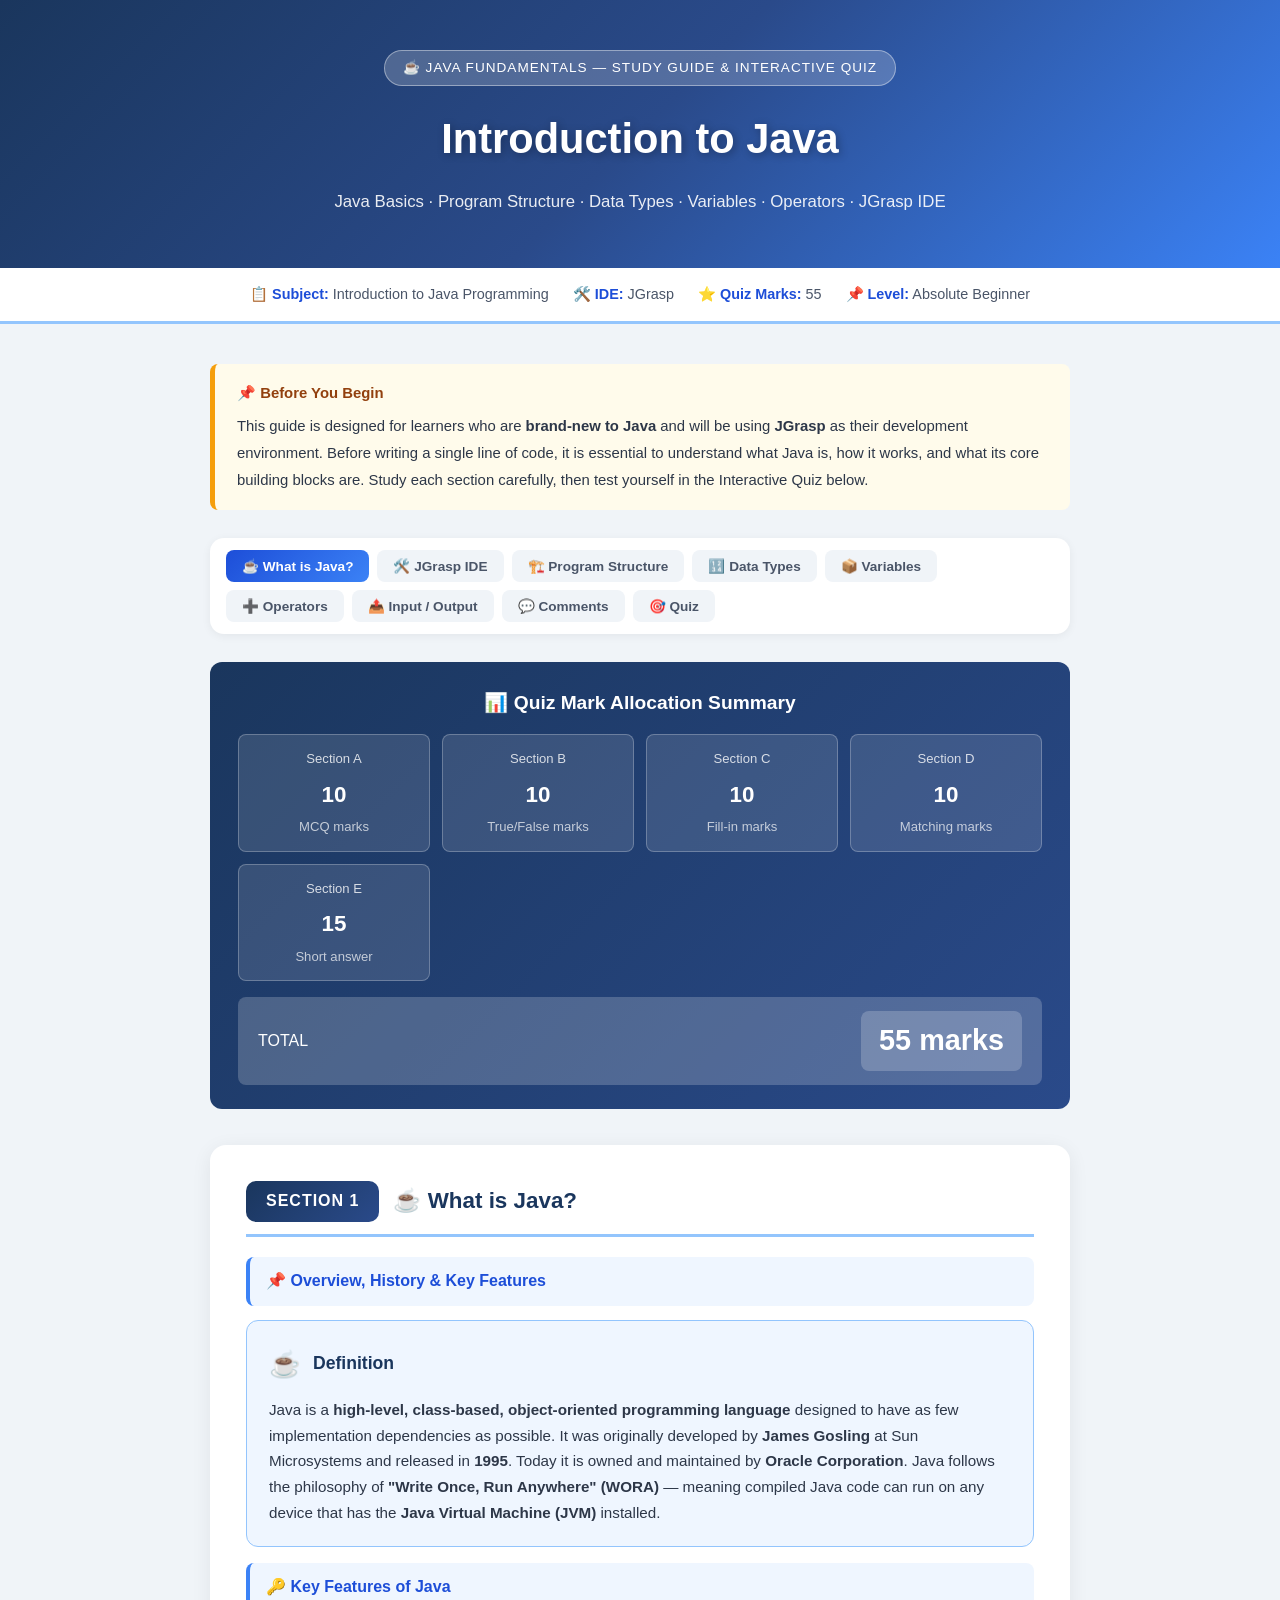
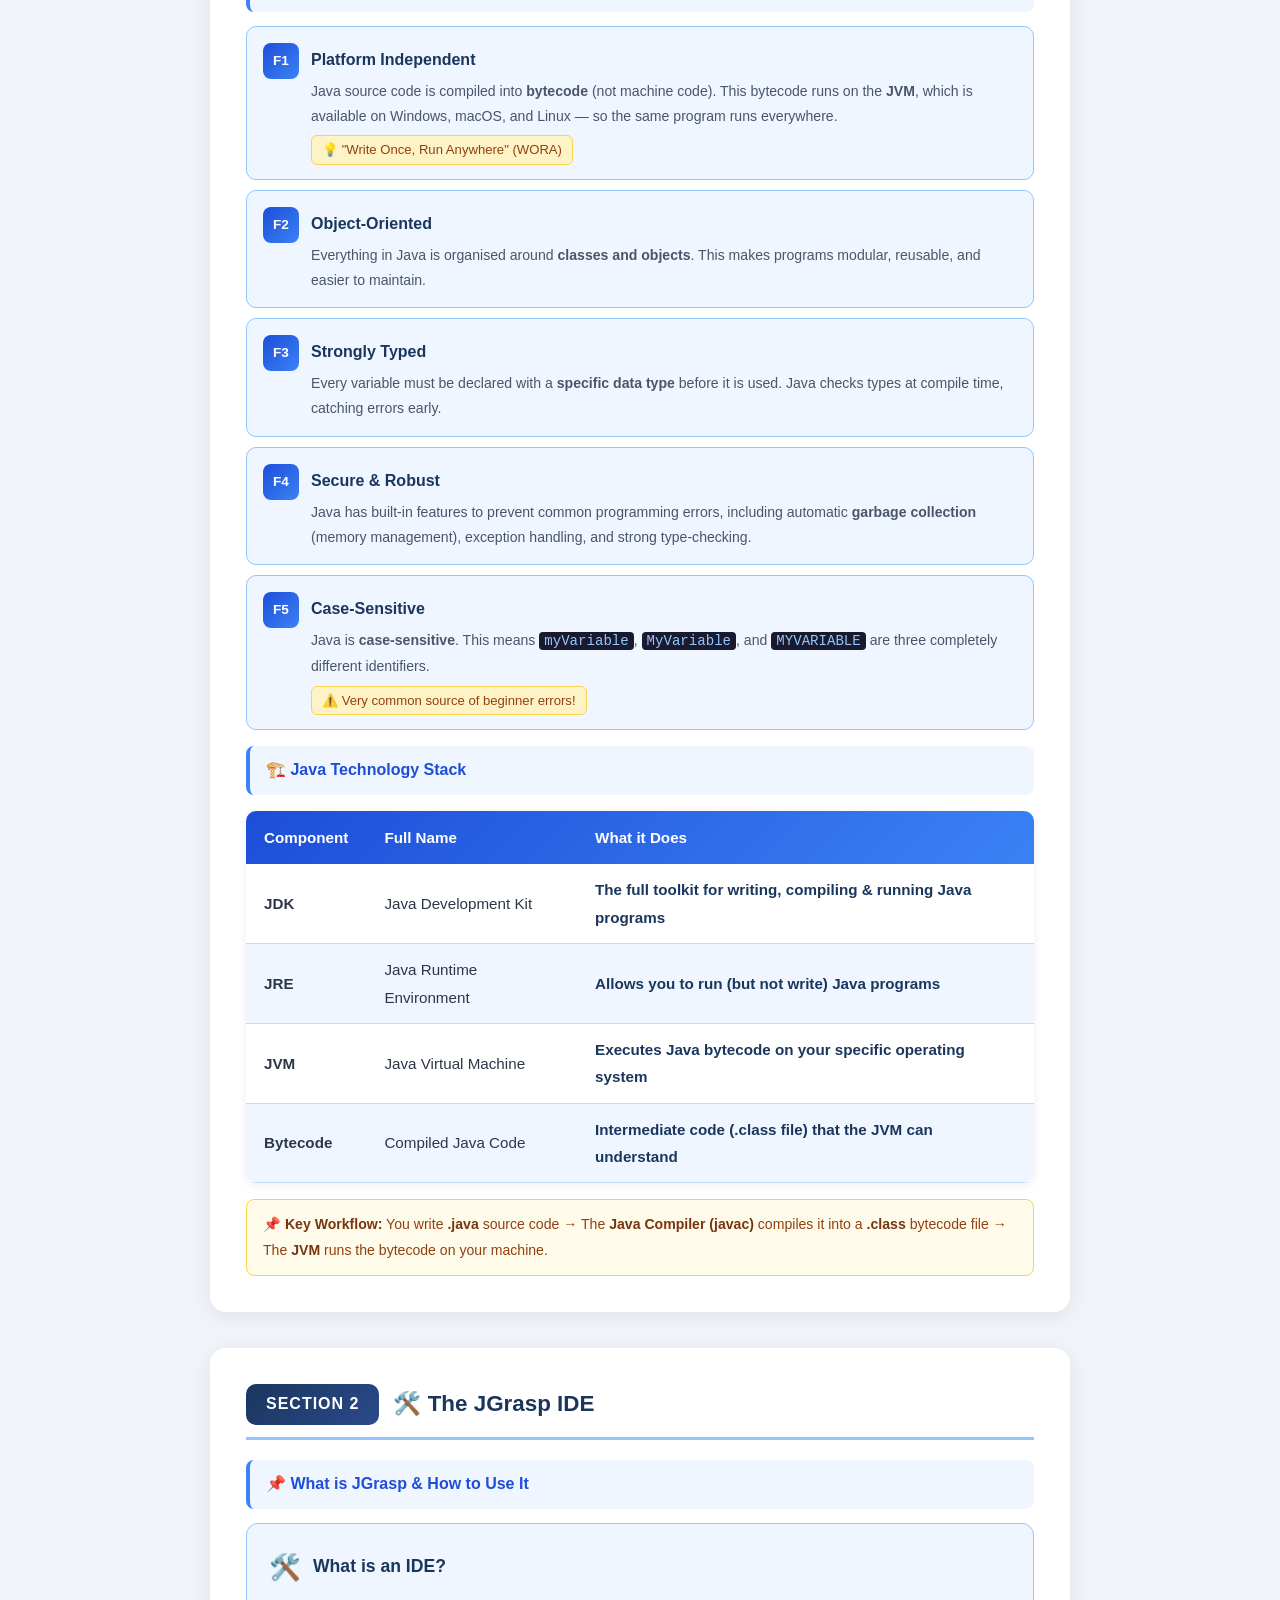
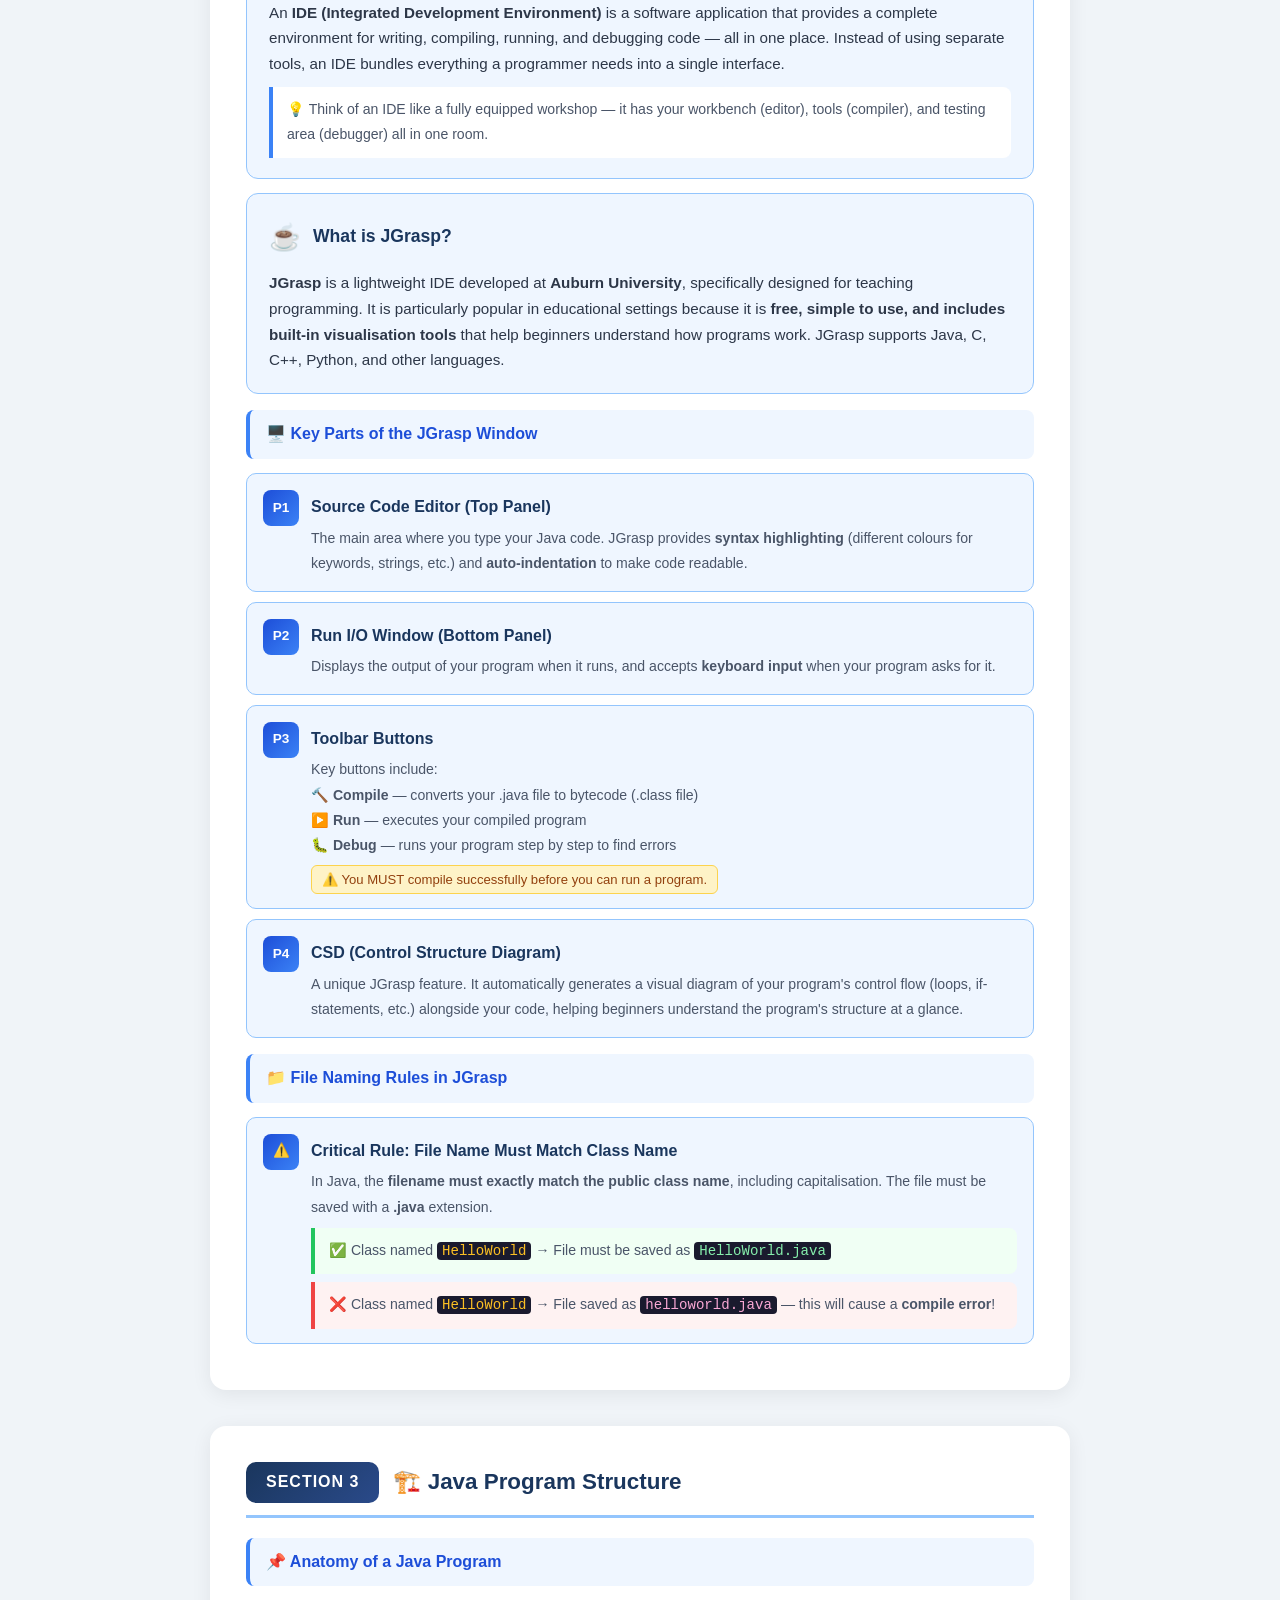
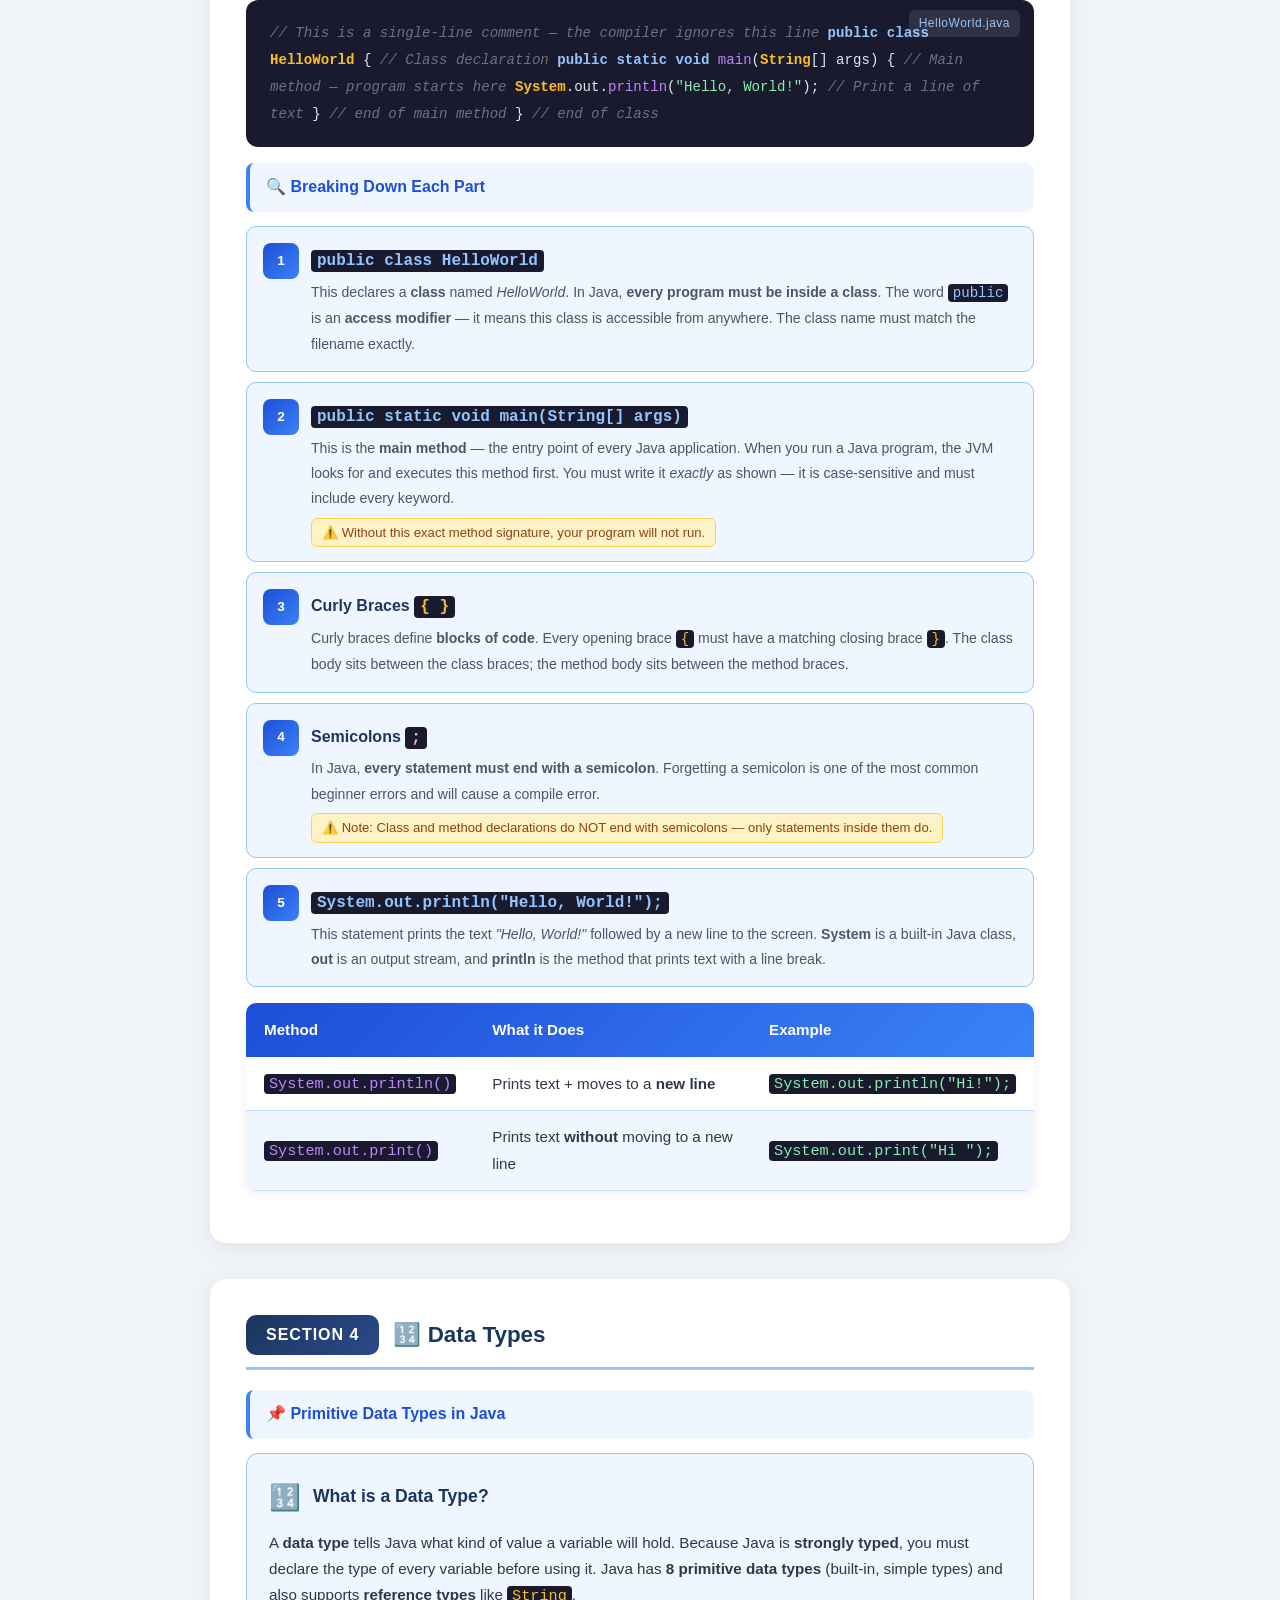
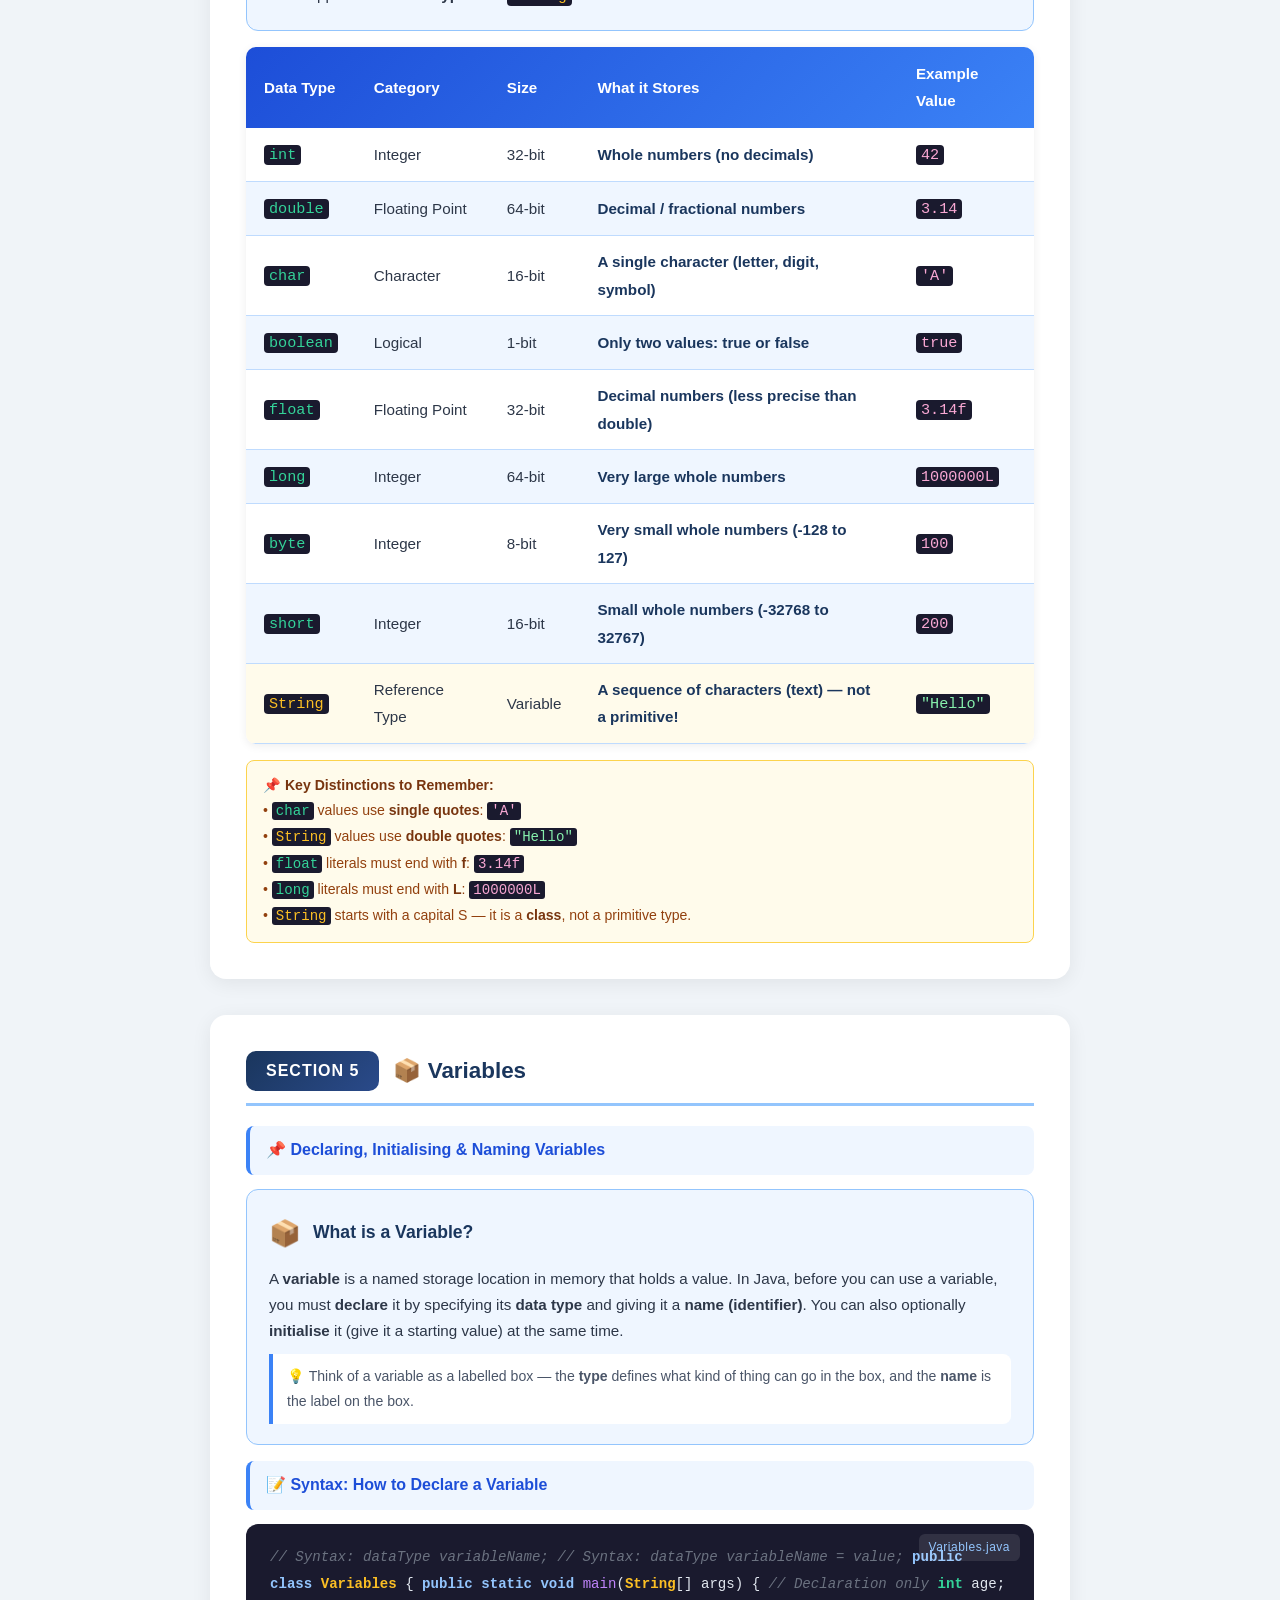
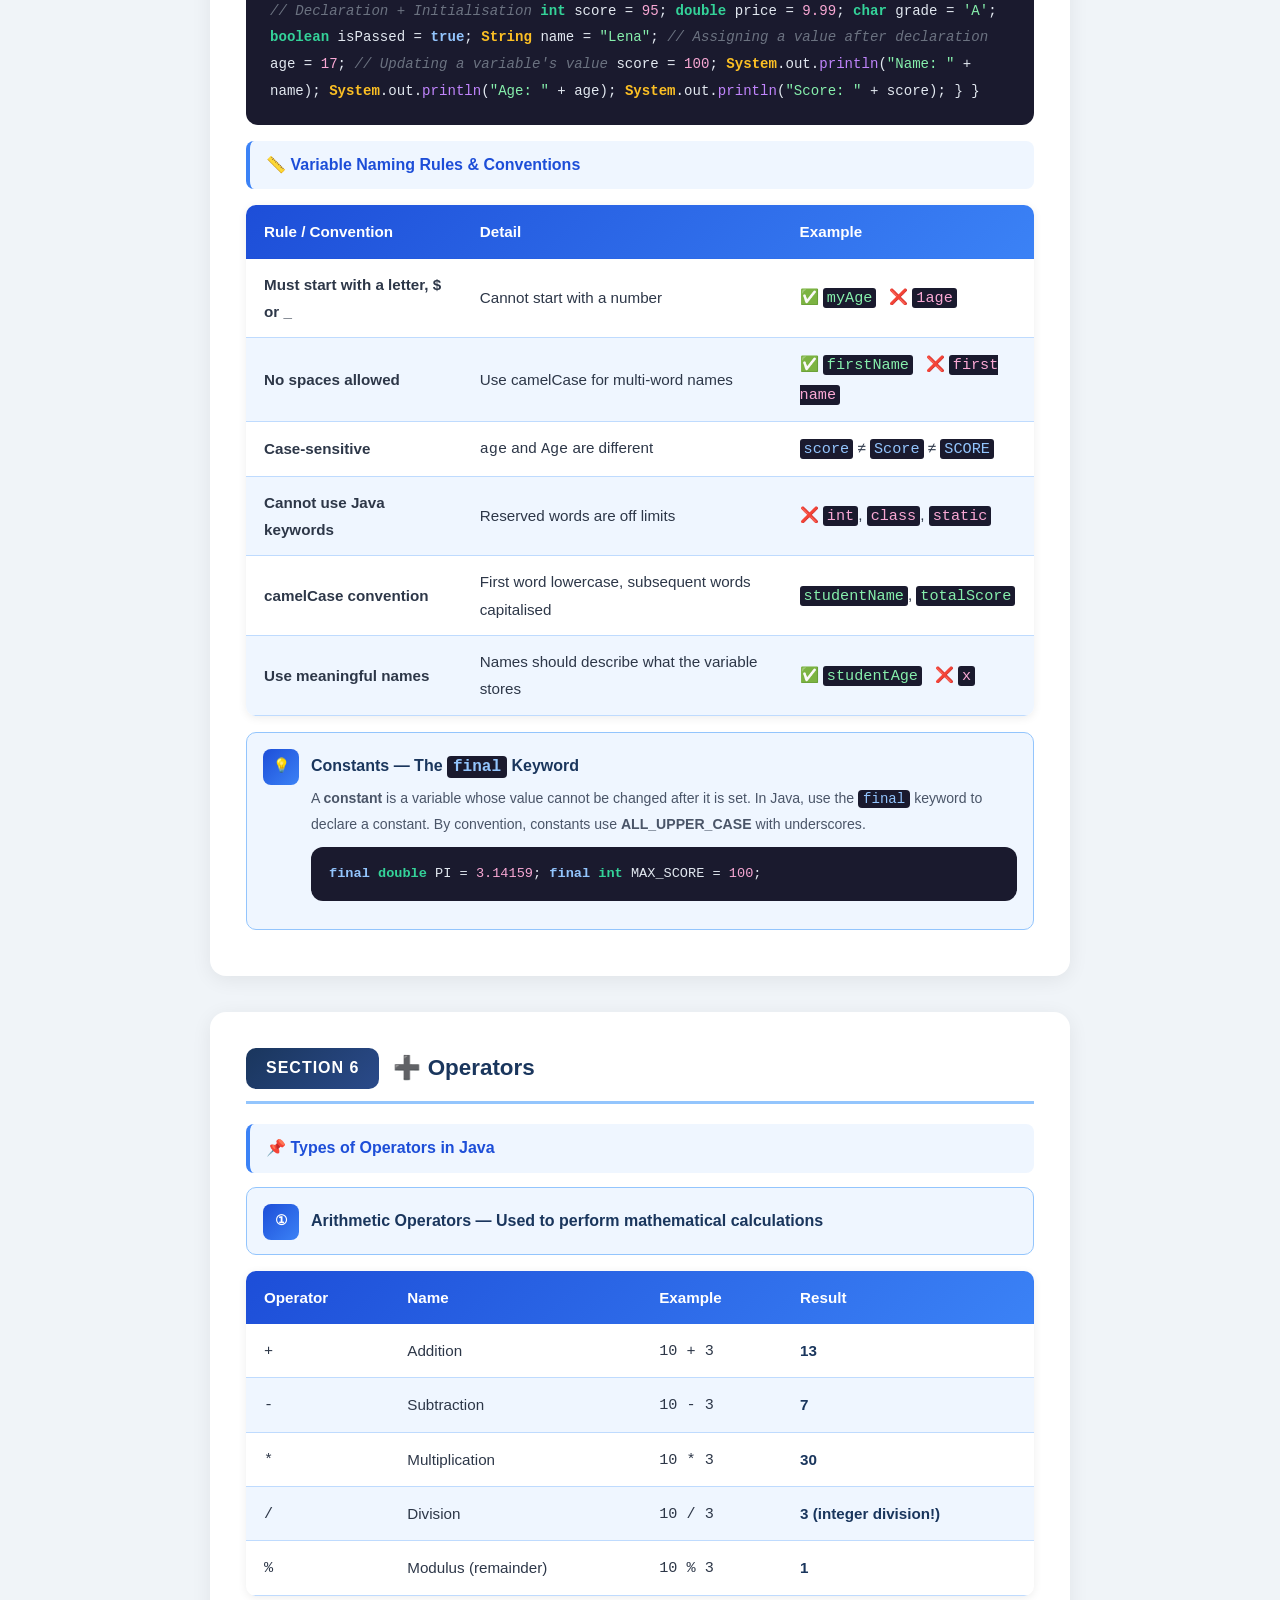
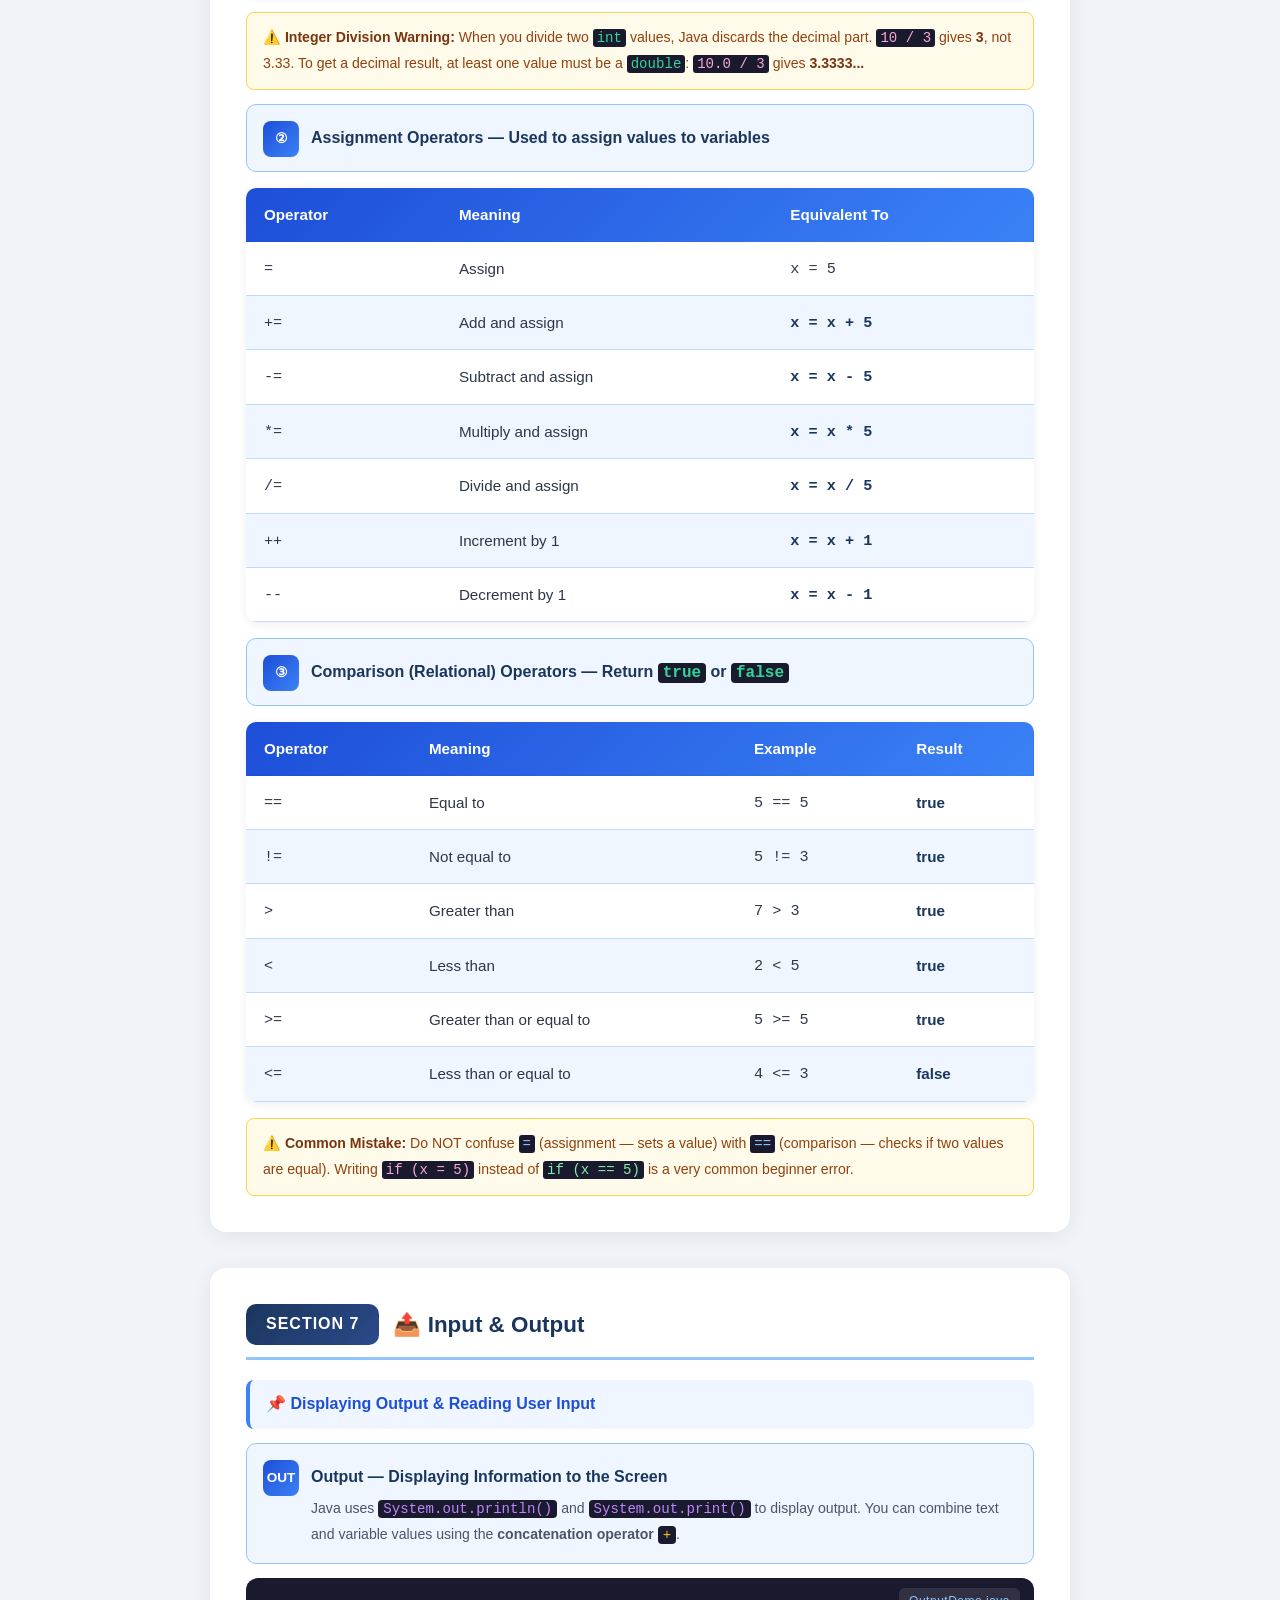
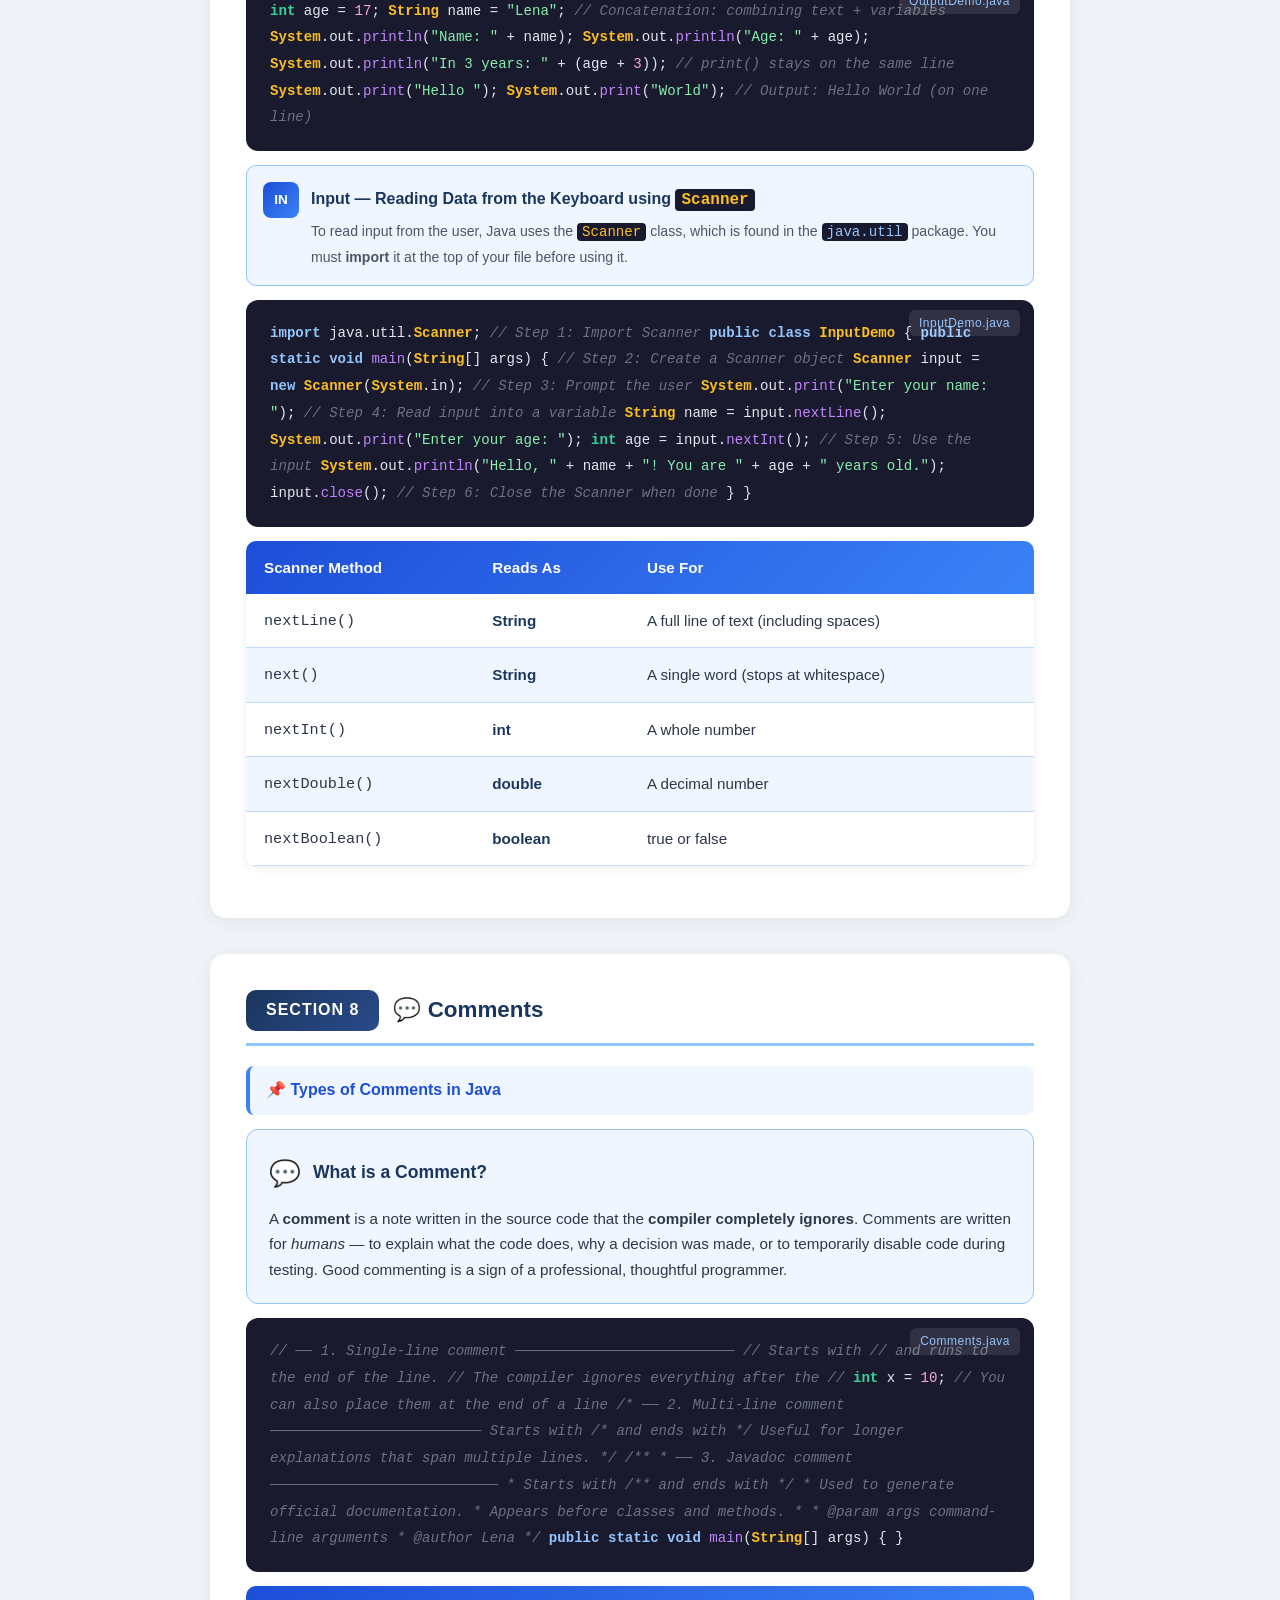
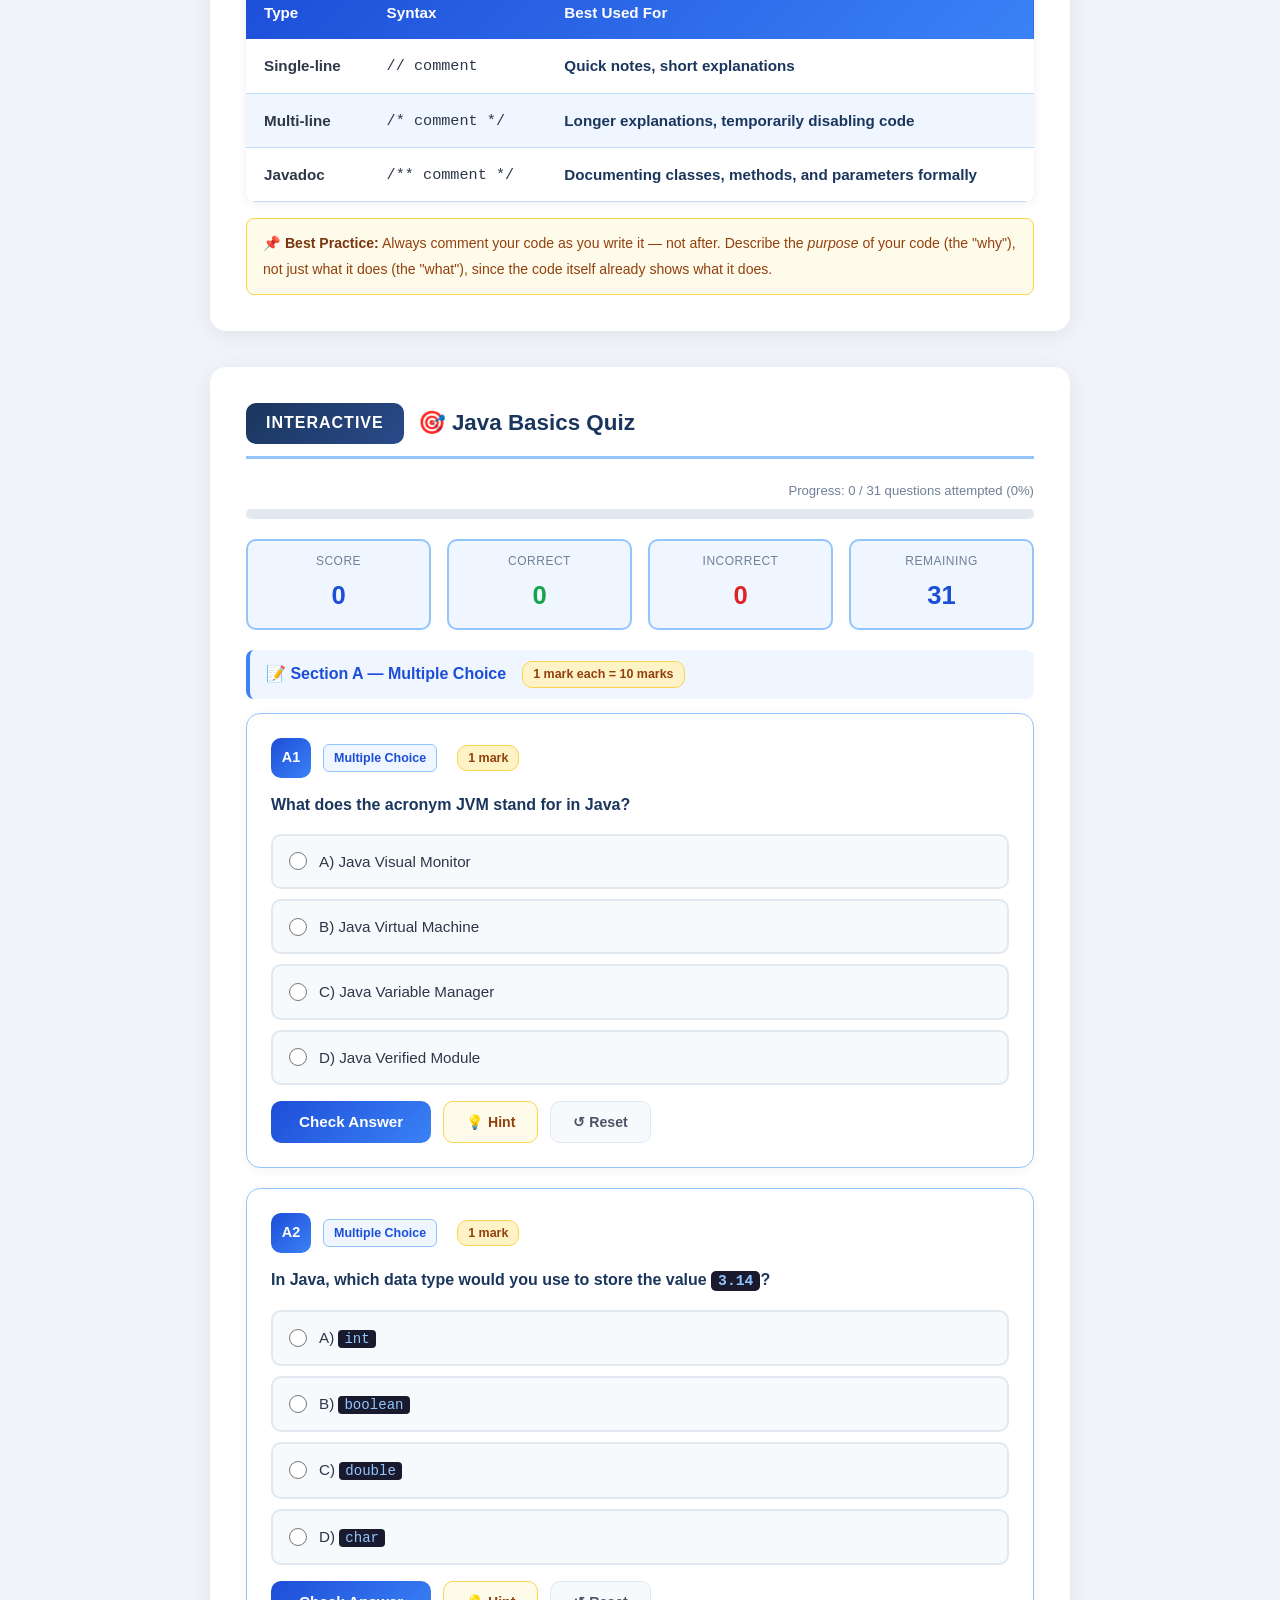
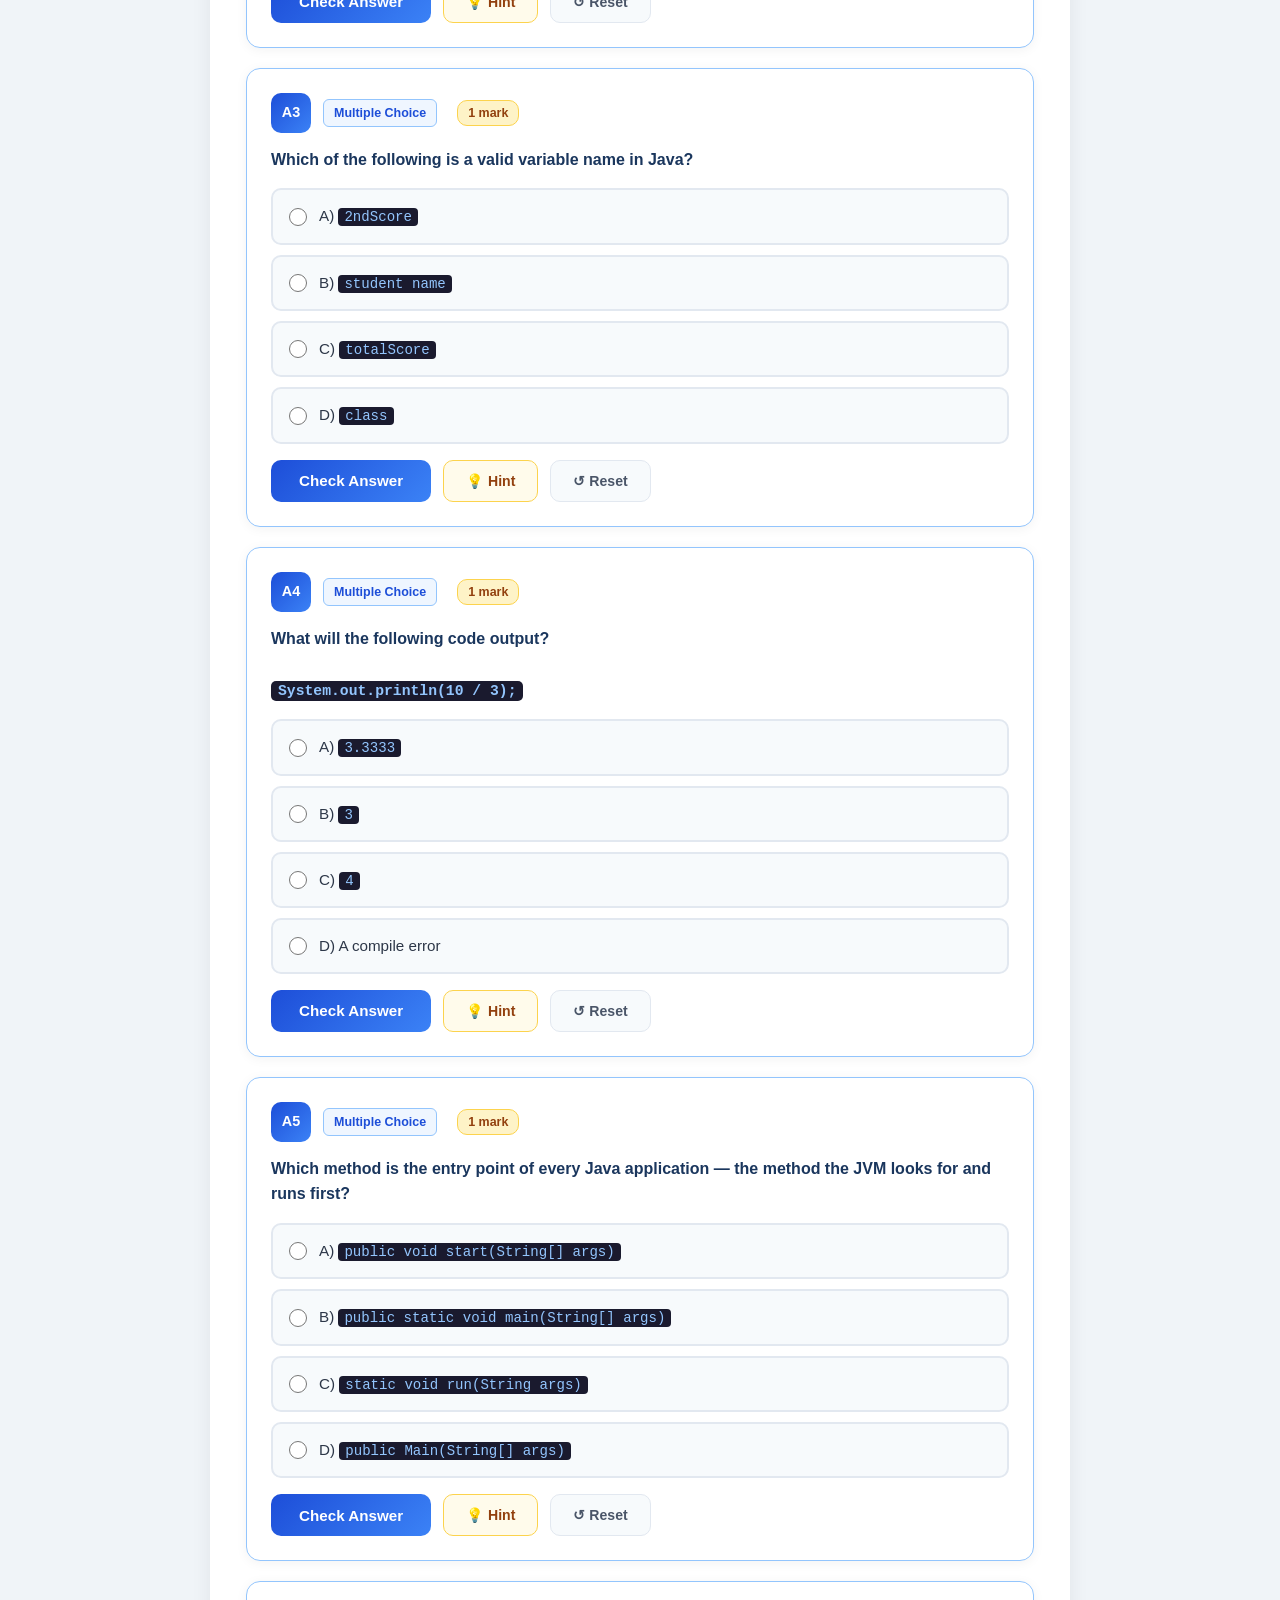
<file: study-guides/java-basics.html>
<!DOCTYPE html>
<html lang="en">
<head>
  <meta charset="UTF-8"/>
  <meta name="viewport" content="width=device-width, initial-scale=1.0"/>
  <title>Java Basics — Study Guide & Interactive Quiz</title>
  <style>
    *, *::before, *::after { box-sizing: border-box; margin: 0; padding: 0; }

    body {
      font-family: 'Segoe UI', Tahoma, Geneva, Verdana, sans-serif;
      background-color: #f0f4f8;
      color: #2d3748;
      line-height: 1.8;
    }

    /* ── Hero ── */
    .hero {
      background: linear-gradient(135deg, #1a365d, #2a4a8a, #3b82f6);
      color: white;
      text-align: center;
      padding: 50px 20px;
    }

    .hero .badge {
      display: inline-block;
      background: rgba(255,255,255,0.2);
      border: 1px solid rgba(255,255,255,0.4);
      border-radius: 20px;
      padding: 5px 18px;
      font-size: 0.85rem;
      margin-bottom: 16px;
      letter-spacing: 1px;
    }

    .hero h1 {
      font-size: 2.6rem;
      margin-bottom: 10px;
      text-shadow: 2px 2px 8px rgba(0,0,0,0.3);
    }

    .hero p {
      font-size: 1.05rem;
      opacity: 0.9;
      max-width: 620px;
      margin: 0 auto;
    }

    /* ── Info Bar ── */
    .info-bar {
      background: white;
      border-bottom: 3px solid #93c5fd;
      padding: 14px 40px;
      display: flex;
      flex-wrap: wrap;
      gap: 24px;
      font-size: 0.9rem;
      color: #4a5568;
      justify-content: center;
    }

    .info-bar span strong { color: #1d4ed8; }

    /* ── Notice ── */
    .notice {
      background: #fffbeb;
      border-left: 5px solid #f59e0b;
      border-radius: 8px;
      padding: 16px 22px;
      margin-bottom: 28px;
      font-size: 0.93rem;
    }

    .notice .notice-title {
      font-weight: 700;
      color: #92400e;
      margin-bottom: 6px;
    }

    /* ── Container ── */
    .container {
      max-width: 900px;
      margin: 0 auto;
      padding: 40px 20px;
    }

    /* ── Section Block ── */
    .section-block {
      background: white;
      border-radius: 16px;
      padding: 36px;
      margin-bottom: 36px;
      box-shadow: 0 4px 20px rgba(0,0,0,0.07);
    }

    /* ── Section Header ── */
    .section-header {
      display: flex;
      align-items: center;
      gap: 14px;
      margin-bottom: 8px;
    }

    .section-label {
      background: linear-gradient(135deg, #1a365d, #2a4a8a);
      color: white;
      border-radius: 10px;
      padding: 6px 20px;
      font-size: 1rem;
      font-weight: 700;
      letter-spacing: 1px;
      text-transform: uppercase;
    }

    .section-title {
      font-size: 1.4rem;
      color: #1a365d;
      font-weight: 700;
    }

    .section-divider {
      border: none;
      border-top: 3px solid #93c5fd;
      margin: 12px 0 20px;
    }

    /* ── Question Group ── */
    .question-group-title {
      font-size: 1rem;
      font-weight: 700;
      color: #1d4ed8;
      background: #eff6ff;
      border-radius: 8px;
      padding: 10px 16px;
      margin-bottom: 14px;
      border-left: 4px solid #3b82f6;
      display: flex;
      align-items: center;
      gap: 8px;
      flex-wrap: wrap;
    }

    /* ── Answer / Info Item ── */
    .answer-item {
      display: flex;
      gap: 12px;
      padding: 14px 16px;
      border-radius: 10px;
      margin-bottom: 10px;
      background: #eff6ff;
      border: 1px solid #93c5fd;
      align-items: flex-start;
      transition: box-shadow 0.2s;
    }

    .answer-item:hover {
      box-shadow: 0 2px 10px rgba(0,0,0,0.08);
    }

    .answer-number {
      background: linear-gradient(135deg, #1d4ed8, #3b82f6);
      color: white;
      min-width: 36px;
      height: 36px;
      border-radius: 8px;
      display: flex;
      align-items: center;
      justify-content: center;
      font-weight: 700;
      font-size: 0.85rem;
      flex-shrink: 0;
      margin-top: 2px;
    }

    .answer-content {
      flex: 1;
      font-size: 0.97rem;
      padding-top: 5px;
    }

    .answer-content .question-ref {
      color: #718096;
      font-size: 0.85rem;
      margin-bottom: 4px;
      font-style: italic;
    }

    .answer-content .answer-main {
      font-weight: 700;
      color: #1a365d;
      font-size: 1rem;
    }

    .answer-content .answer-sub {
      color: #4a5568;
      font-size: 0.88rem;
      margin-top: 4px;
    }

    .correct-tag {
      display: inline-block;
      background: #dbeafe;
      color: #1a365d;
      border-radius: 6px;
      padding: 1px 10px;
      font-size: 0.82rem;
      font-weight: 600;
      margin-left: 6px;
    }

    .reason-tag {
      display: inline-block;
      background: #fef3c7;
      color: #92400e;
      border: 1px solid #fcd34d;
      border-radius: 6px;
      padding: 2px 10px;
      font-size: 0.82rem;
      margin-top: 6px;
    }

    /* ── Marks Badge ── */
    .marks {
      display: inline-block;
      background: #fef3c7;
      color: #92400e;
      border: 1px solid #fcd34d;
      border-radius: 10px;
      padding: 1px 10px;
      font-size: 0.78rem;
      font-weight: 700;
      margin-left: 8px;
    }

    /* ── Table ── */
    .table-wrapper {
      overflow-x: auto;
      margin: 16px 0;
      border-radius: 10px;
      box-shadow: 0 2px 10px rgba(0,0,0,0.07);
    }

    table {
      width: 100%;
      border-collapse: collapse;
      font-size: 0.95rem;
    }

    thead tr {
      background: linear-gradient(135deg, #1d4ed8, #3b82f6);
      color: white;
    }

    thead th {
      padding: 13px 18px;
      text-align: left;
      font-weight: 600;
    }

    tbody tr:nth-child(even) { background: #eff6ff; }
    tbody tr:hover { background: #dbeafe; }

    tbody td {
      padding: 12px 18px;
      border-bottom: 1px solid #bfdbfe;
    }

    .ans-cell {
      font-weight: 700;
      color: #1a365d;
    }

    /* ── Code Block ── */
    .code-block {
      background: #1a1a2e;
      color: #e2e8f0;
      border-radius: 12px;
      padding: 20px 24px;
      font-family: 'Courier New', monospace;
      font-size: 0.88rem;
      line-height: 1.9;
      margin: 14px 0;
      overflow-x: auto;
      position: relative;
    }

    .code-block .code-label {
      position: absolute;
      top: 10px;
      right: 14px;
      background: rgba(255,255,255,0.1);
      border-radius: 6px;
      padding: 2px 10px;
      font-size: 0.75rem;
      color: #93c5fd;
      font-family: 'Segoe UI', sans-serif;
      letter-spacing: 0.5px;
    }

    .kw   { color: #93c5fd; font-weight: 700; }   /* keywords */
    .cls  { color: #fbbf24; font-weight: 700; }   /* class names */
    .str  { color: #86efac; }                      /* strings */
    .com  { color: #6b7280; font-style: italic; } /* comments */
    .num  { color: #f9a8d4; }                      /* numbers */
    .met  { color: #c084fc; }                      /* methods */
    .typ  { color: #34d399; font-weight: 600; }   /* types */

    /* ── Concept Card ── */
    .concept-card {
      background: #eff6ff;
      border: 1px solid #93c5fd;
      border-radius: 12px;
      padding: 20px 22px;
      margin-bottom: 14px;
    }

    .concept-card-header {
      display: flex;
      align-items: center;
      gap: 12px;
      margin-bottom: 10px;
    }

    .concept-icon { font-size: 1.6rem; }

    .concept-title {
      font-size: 1.1rem;
      font-weight: 700;
      color: #1a365d;
    }

    .concept-body {
      font-size: 0.95rem;
      color: #2d3748;
      line-height: 1.7;
    }

    .concept-example {
      background: white;
      border-left: 4px solid #3b82f6;
      border-radius: 0 8px 8px 0;
      padding: 10px 14px;
      margin-top: 10px;
      font-size: 0.88rem;
      color: #4a5568;
    }

    /* ── Model Answer ── */
    .model-answer {
      background: #eff6ff;
      border: 1px solid #93c5fd;
      border-radius: 12px;
      padding: 20px 22px;
      margin-bottom: 16px;
    }

    .model-answer-header {
      display: flex;
      align-items: flex-start;
      gap: 12px;
      margin-bottom: 14px;
    }

    .model-num {
      background: linear-gradient(135deg, #1d4ed8, #3b82f6);
      color: white;
      min-width: 36px;
      height: 36px;
      border-radius: 8px;
      display: flex;
      align-items: center;
      justify-content: center;
      font-weight: 700;
      font-size: 0.85rem;
      flex-shrink: 0;
    }

    .model-q {
      font-size: 0.88rem;
      color: #718096;
      font-style: italic;
      padding-top: 8px;
    }

    .model-body { padding-left: 48px; }

    .model-body p {
      margin-bottom: 8px;
      font-size: 0.95rem;
    }

    .model-body .highlight {
      background: #dbeafe;
      color: #1a365d;
      font-weight: 700;
      padding: 1px 5px;
      border-radius: 4px;
    }

    .model-body .java-type {
      background: #dcfce7;
      color: #14532d;
      font-weight: 600;
      padding: 1px 7px;
      border-radius: 4px;
      font-size: 0.82rem;
      margin-left: 4px;
    }

    .rubric-box {
      background: #fffbeb;
      border: 1px solid #fcd34d;
      border-radius: 8px;
      padding: 12px 16px;
      margin-top: 12px;
      font-size: 0.88rem;
      color: #92400e;
    }

    .rubric-box strong { color: #78350f; }

    /* ── Marking Scheme ── */
    .marking-scheme {
      background: linear-gradient(135deg, #1a365d, #2a4a8a);
      color: white;
      border-radius: 12px;
      padding: 24px 28px;
      margin-bottom: 36px;
    }

    .marking-scheme h3 {
      font-size: 1.2rem;
      margin-bottom: 14px;
      text-align: center;
    }

    .mark-grid {
      display: grid;
      grid-template-columns: repeat(auto-fit, minmax(160px, 1fr));
      gap: 12px;
    }

    .mark-item {
      background: rgba(255,255,255,0.12);
      border: 1px solid rgba(255,255,255,0.25);
      border-radius: 8px;
      padding: 12px 16px;
      text-align: center;
    }

    .mark-item .sec { font-size: 0.82rem; opacity: 0.8; margin-bottom: 4px; }
    .mark-item .val { font-size: 1.4rem; font-weight: 700; }
    .mark-item .out { font-size: 0.82rem; opacity: 0.7; }

    .total-bar {
      background: rgba(255,255,255,0.2);
      border-radius: 8px;
      padding: 14px 20px;
      display: flex;
      justify-content: space-between;
      align-items: center;
      margin-top: 16px;
    }

    .total-bar .t-label { font-size: 1rem; }
    .total-bar .t-val {
      font-size: 1.8rem;
      font-weight: 700;
      background: rgba(255,255,255,0.2);
      padding: 4px 18px;
      border-radius: 8px;
    }

    /* ── Nav Tabs ── */
    .nav-tabs {
      display: flex;
      gap: 8px;
      flex-wrap: wrap;
      margin-bottom: 28px;
      background: white;
      padding: 12px 16px;
      border-radius: 14px;
      box-shadow: 0 2px 10px rgba(0,0,0,0.06);
    }

    .nav-tab {
      padding: 8px 16px;
      border-radius: 8px;
      font-size: 0.85rem;
      font-weight: 600;
      cursor: pointer;
      border: none;
      background: #f0f4f8;
      color: #4a5568;
      transition: all 0.2s;
    }

    .nav-tab.active,
    .nav-tab:hover {
      background: linear-gradient(135deg, #1d4ed8, #3b82f6);
      color: white;
    }

    /* ════════════════════════
       QUIZ STYLES
    ════════════════════════ */
    .quiz-progress-bar-container {
      background: #e2e8f0;
      border-radius: 50px;
      height: 10px;
      margin-bottom: 20px;
      overflow: hidden;
    }

    .quiz-progress-bar {
      background: linear-gradient(90deg, #1d4ed8, #3b82f6);
      height: 100%;
      border-radius: 50px;
      transition: width 0.5s ease;
      width: 0%;
    }

    .quiz-progress-label {
      font-size: 0.82rem;
      color: #718096;
      margin-bottom: 6px;
      text-align: right;
    }

    .score-tracker {
      display: flex;
      gap: 16px;
      flex-wrap: wrap;
      margin-bottom: 20px;
    }

    .score-box {
      background: #eff6ff;
      border: 2px solid #93c5fd;
      border-radius: 10px;
      padding: 10px 20px;
      text-align: center;
      flex: 1;
      min-width: 100px;
    }

    .score-box .sb-label {
      font-size: 0.75rem;
      color: #718096;
      text-transform: uppercase;
      letter-spacing: 0.5px;
    }

    .score-box .sb-val {
      font-size: 1.6rem;
      font-weight: 700;
      color: #1d4ed8;
    }

    .quiz-question-card {
      background: white;
      border: 1px solid #93c5fd;
      border-radius: 14px;
      padding: 24px;
      margin-bottom: 20px;
      box-shadow: 0 2px 12px rgba(0,0,0,0.05);
    }

    .quiz-q-header {
      display: flex;
      align-items: center;
      gap: 12px;
      margin-bottom: 14px;
      flex-wrap: wrap;
    }

    .quiz-q-num {
      background: linear-gradient(135deg, #1d4ed8, #3b82f6);
      color: white;
      min-width: 40px;
      height: 40px;
      border-radius: 10px;
      display: flex;
      align-items: center;
      justify-content: center;
      font-weight: 700;
      font-size: 0.9rem;
      flex-shrink: 0;
    }

    .quiz-q-type {
      background: #eff6ff;
      color: #1d4ed8;
      border: 1px solid #93c5fd;
      border-radius: 6px;
      padding: 2px 10px;
      font-size: 0.78rem;
      font-weight: 600;
    }

    .quiz-q-text {
      font-size: 1rem;
      font-weight: 600;
      color: #1a365d;
      line-height: 1.6;
      margin-bottom: 16px;
    }

    .quiz-q-text code {
      background: #1a1a2e;
      color: #93c5fd;
      padding: 2px 7px;
      border-radius: 5px;
      font-family: 'Courier New', monospace;
      font-size: 0.92rem;
    }

    /* MC */
    .mc-options { display: flex; flex-direction: column; gap: 10px; }

    .mc-option {
      display: flex;
      align-items: center;
      gap: 12px;
      padding: 12px 16px;
      border: 2px solid #e2e8f0;
      border-radius: 10px;
      cursor: pointer;
      transition: all 0.2s;
      background: #f7fafc;
    }

    .mc-option:hover { border-color: #3b82f6; background: #eff6ff; }
    .mc-option.selected { border-color: #1d4ed8; background: #eff6ff; }
    .mc-option.correct { border-color: #22c55e; background: #dcfce7; color: #14532d; }
    .mc-option.incorrect { border-color: #ef4444; background: #fef2f2; color: #991b1b; }

    .mc-option input[type="radio"] {
      accent-color: #1d4ed8;
      width: 18px; height: 18px; flex-shrink: 0;
    }

    .mc-option label { cursor: pointer; font-size: 0.95rem; flex: 1; }
    .mc-option label code {
      background: #1a1a2e;
      color: #93c5fd;
      padding: 1px 6px;
      border-radius: 4px;
      font-family: 'Courier New', monospace;
      font-size: 0.88rem;
    }

    /* TF */
    .tf-options { display: flex; gap: 12px; }

    .tf-btn {
      flex: 1; padding: 14px;
      border: 2px solid #e2e8f0;
      border-radius: 10px;
      cursor: pointer;
      font-size: 1rem;
      font-weight: 700;
      background: #f7fafc;
      color: #4a5568;
      transition: all 0.2s;
      text-align: center;
    }

    .tf-btn:hover   { border-color: #3b82f6; background: #eff6ff; }
    .tf-btn.selected{ border-color: #1d4ed8; background: #eff6ff; color: #1a365d; }
    .tf-btn.correct { border-color: #22c55e; background: #dcfce7; color: #14532d; }
    .tf-btn.incorrect{ border-color: #ef4444; background: #fef2f2; color: #991b1b; }

    /* FITB */
    .fitb-wrapper {
      display: flex;
      align-items: center;
      flex-wrap: wrap;
      gap: 8px;
      font-size: 0.97rem;
      line-height: 2.4;
    }

    .fitb-wrapper code {
      background: #1a1a2e;
      color: #93c5fd;
      padding: 2px 7px;
      border-radius: 5px;
      font-family: 'Courier New', monospace;
      font-size: 0.9rem;
    }

    .fitb-input {
      border: 2px solid #93c5fd;
      border-radius: 8px;
      padding: 6px 12px;
      font-size: 0.95rem;
      font-family: 'Courier New', monospace;
      color: #1a365d;
      min-width: 160px;
      outline: none;
      transition: border-color 0.2s;
    }

    .fitb-input:focus   { border-color: #1d4ed8; }
    .fitb-input.correct { border-color: #22c55e; background: #dcfce7; }
    .fitb-input.incorrect{ border-color: #ef4444; background: #fef2f2; }

    /* Short Answer */
    .short-answer-textarea {
      width: 100%;
      padding: 12px 16px;
      border: 2px solid #93c5fd;
      border-radius: 10px;
      font-family: inherit;
      font-size: 0.95rem;
      color: #2d3748;
      resize: vertical;
      min-height: 100px;
      outline: none;
      transition: border-color 0.2s;
      background: #f7fafc;
    }

    .short-answer-textarea:focus { border-color: #1d4ed8; background: white; }

    .short-answer-code {
      font-family: 'Courier New', monospace;
      font-size: 0.9rem;
    }

    /* Match */
    .match-select {
      width: 100%;
      padding: 8px 12px;
      border: 2px solid #93c5fd;
      border-radius: 8px;
      font-family: inherit;
      font-size: 0.88rem;
      color: #2d3748;
      background: white;
      outline: none;
      cursor: pointer;
      transition: border-color 0.2s;
    }

    .match-select:focus     { border-color: #1d4ed8; }
    .match-select.correct   { border-color: #22c55e; background: #dcfce7; }
    .match-select.incorrect { border-color: #ef4444; background: #fef2f2; }

    /* Feedback */
    .feedback-msg {
      display: none;
      border-radius: 8px;
      padding: 12px 16px;
      margin-top: 12px;
      font-size: 0.9rem;
      font-weight: 600;
      align-items: center;
      gap: 8px;
    }

    .feedback-msg.show      { display: flex; }
    .feedback-msg.correct-fb  { background: #dcfce7; color: #14532d; border: 1px solid #22c55e; }
    .feedback-msg.incorrect-fb{ background: #fef2f2; color: #991b1b; border: 1px solid #ef4444; }
    .feedback-msg.info-fb   { background: #eff6ff; color: #1d4ed8; border: 1px solid #93c5fd; }

    /* Buttons */
    .quiz-btn-row { display: flex; gap: 12px; margin-top: 16px; flex-wrap: wrap; }

    .btn-check {
      background: linear-gradient(135deg, #1d4ed8, #3b82f6);
      color: white; border: none; border-radius: 10px;
      padding: 12px 28px; font-size: 0.95rem; font-weight: 700;
      cursor: pointer; transition: opacity 0.2s, transform 0.1s;
    }

    .btn-check:hover  { opacity: 0.9; transform: translateY(-1px); }
    .btn-check:active { transform: translateY(0); }
    .btn-check:disabled { opacity: 0.5; cursor: not-allowed; transform: none; }

    .btn-hint {
      background: #fffbeb; color: #92400e;
      border: 1px solid #fcd34d; border-radius: 10px;
      padding: 12px 22px; font-size: 0.88rem; font-weight: 600;
      cursor: pointer; transition: opacity 0.2s;
    }

    .btn-hint:hover { opacity: 0.8; }

    .btn-reset {
      background: #f7fafc; color: #4a5568;
      border: 1px solid #e2e8f0; border-radius: 10px;
      padding: 12px 22px; font-size: 0.88rem; font-weight: 600;
      cursor: pointer; transition: background 0.2s;
    }

    .btn-reset:hover { background: #edf2f7; }

    .hint-box {
      display: none;
      background: #fffbeb;
      border: 1px solid #fcd34d;
      border-radius: 8px;
      padding: 10px 14px;
      font-size: 0.85rem;
      color: #92400e;
      margin-top: 10px;
    }

    .hint-box.show { display: block; }

    /* Results */
    .quiz-results-panel {
      display: none;
      background: linear-gradient(135deg, #1a365d, #2a4a8a);
      color: white;
      border-radius: 16px;
      padding: 36px;
      margin-top: 28px;
      text-align: center;
    }

    .quiz-results-panel.show { display: block; }
    .results-score { font-size: 4rem; font-weight: 700; margin: 16px 0; }
    .results-label { font-size: 1rem; opacity: 0.8; }

    .results-grade {
      font-size: 1.4rem; font-weight: 700; margin: 10px 0;
      background: rgba(255,255,255,0.15);
      display: inline-block; padding: 6px 24px; border-radius: 10px;
    }

    .btn-submit-all {
      background: white; color: #1a365d; border: none;
      border-radius: 12px; padding: 16px 40px;
      font-size: 1.05rem; font-weight: 700;
      cursor: pointer; transition: all 0.2s;
      margin-top: 20px; display: block; width: 100%;
    }

    .btn-submit-all:hover { background: #dbeafe; }

    .btn-retake {
      background: rgba(255,255,255,0.15); color: white;
      border: 2px solid rgba(255,255,255,0.4); border-radius: 12px;
      padding: 14px 36px; font-size: 1rem; font-weight: 700;
      cursor: pointer; transition: all 0.2s;
      margin-top: 14px; display: block; width: 100%;
    }

    .btn-retake:hover { background: rgba(255,255,255,0.25); }

    /* Footer */
    footer {
      text-align: center;
      padding: 30px 20px;
      color: #718096;
      font-size: 0.88rem;
      border-top: 2px solid #e2e8f0;
    }

    @media (max-width: 600px) {
      .hero h1   { font-size: 1.8rem; }
      .section-block { padding: 20px; }
      .results-score { font-size: 3rem; }
    }
  </style>
</head>
<body>

<!-- ══ HERO ══ -->
<div class="hero">
  <div class="badge">☕ JAVA FUNDAMENTALS — STUDY GUIDE & INTERACTIVE QUIZ</div>
  <h1>Introduction to Java</h1>
  <p>Java Basics · Program Structure · Data Types · Variables · Operators · JGrasp IDE</p>
</div>

<!-- ══ INFO BAR ══ -->
<div class="info-bar">
  <span>📋 <strong>Subject:</strong> Introduction to Java Programming</span>
  <span>🛠️ <strong>IDE:</strong> JGrasp</span>
  <span>⭐ <strong>Quiz Marks:</strong> 55</span>
  <span>📌 <strong>Level:</strong> Absolute Beginner</span>
</div>

<div class="container">

  <!-- ══ NOTICE ══ -->
  <div class="notice">
    <div class="notice-title">📌 Before You Begin</div>
    This guide is designed for learners who are <strong>brand-new to Java</strong> and will be
    using <strong>JGrasp</strong> as their development environment. Before writing a single line of
    code, it is essential to understand what Java is, how it works, and what its core building
    blocks are. Study each section carefully, then test yourself in the Interactive Quiz below.
  </div>

  <!-- ══ NAV TABS ══ -->
  <div class="nav-tabs">
    <button class="nav-tab active" onclick="scrollToSection('what-is-java')">☕ What is Java?</button>
    <button class="nav-tab" onclick="scrollToSection('jgrasp')">🛠️ JGrasp IDE</button>
    <button class="nav-tab" onclick="scrollToSection('structure')">🏗️ Program Structure</button>
    <button class="nav-tab" onclick="scrollToSection('datatypes')">🔢 Data Types</button>
    <button class="nav-tab" onclick="scrollToSection('variables')">📦 Variables</button>
    <button class="nav-tab" onclick="scrollToSection('operators')">➕ Operators</button>
    <button class="nav-tab" onclick="scrollToSection('io')">📤 Input / Output</button>
    <button class="nav-tab" onclick="scrollToSection('comments')">💬 Comments</button>
    <button class="nav-tab" onclick="scrollToSection('quiz')">🎯 Quiz</button>
  </div>

  <!-- ══ MARK ALLOCATION ══ -->
  <div class="marking-scheme">
    <h3>📊 Quiz Mark Allocation Summary</h3>
    <div class="mark-grid">
      <div class="mark-item">
        <div class="sec">Section A</div>
        <div class="val">10</div>
        <div class="out">MCQ marks</div>
      </div>
      <div class="mark-item">
        <div class="sec">Section B</div>
        <div class="val">10</div>
        <div class="out">True/False marks</div>
      </div>
      <div class="mark-item">
        <div class="sec">Section C</div>
        <div class="val">10</div>
        <div class="out">Fill-in marks</div>
      </div>
      <div class="mark-item">
        <div class="sec">Section D</div>
        <div class="val">10</div>
        <div class="out">Matching marks</div>
      </div>
      <div class="mark-item">
        <div class="sec">Section E</div>
        <div class="val">15</div>
        <div class="out">Short answer</div>
      </div>
    </div>
    <div class="total-bar">
      <div class="t-label">TOTAL</div>
      <div class="t-val">55 marks</div>
    </div>
  </div>

  <!-- ══════════════════════════════════════════════
       SECTION 1 — WHAT IS JAVA?
  ══════════════════════════════════════════════ -->
  <div class="section-block" id="what-is-java">
    <div class="section-header">
      <div class="section-label">Section 1</div>
      <div class="section-title">☕ What is Java?</div>
    </div>
    <hr class="section-divider"/>

    <div class="question-group-title">📌 Overview, History & Key Features</div>

    <div class="concept-card">
      <div class="concept-card-header">
        <span class="concept-icon">☕</span>
        <span class="concept-title">Definition</span>
      </div>
      <div class="concept-body">
        Java is a <strong>high-level, class-based, object-oriented programming language</strong>
        designed to have as few implementation dependencies as possible. It was originally
        developed by <strong>James Gosling</strong> at Sun Microsystems and released in
        <strong>1995</strong>. Today it is owned and maintained by <strong>Oracle Corporation</strong>.
        Java follows the philosophy of <strong>"Write Once, Run Anywhere" (WORA)</strong> —
        meaning compiled Java code can run on any device that has the
        <strong>Java Virtual Machine (JVM)</strong> installed.
      </div>
    </div>

    <div class="question-group-title" style="margin-top:16px;">🔑 Key Features of Java</div>

    <div class="answer-item">
      <div class="answer-number">F1</div>
      <div class="answer-content">
        <div class="answer-main">Platform Independent</div>
        <div class="answer-sub">
          Java source code is compiled into <strong>bytecode</strong> (not machine code).
          This bytecode runs on the <strong>JVM</strong>, which is available on Windows,
          macOS, and Linux — so the same program runs everywhere.
        </div>
        <span class="reason-tag">💡 "Write Once, Run Anywhere" (WORA)</span>
      </div>
    </div>

    <div class="answer-item">
      <div class="answer-number">F2</div>
      <div class="answer-content">
        <div class="answer-main">Object-Oriented</div>
        <div class="answer-sub">
          Everything in Java is organised around <strong>classes and objects</strong>.
          This makes programs modular, reusable, and easier to maintain.
        </div>
      </div>
    </div>

    <div class="answer-item">
      <div class="answer-number">F3</div>
      <div class="answer-content">
        <div class="answer-main">Strongly Typed</div>
        <div class="answer-sub">
          Every variable must be declared with a <strong>specific data type</strong>
          before it is used. Java checks types at compile time, catching errors early.
        </div>
      </div>
    </div>

    <div class="answer-item">
      <div class="answer-number">F4</div>
      <div class="answer-content">
        <div class="answer-main">Secure & Robust</div>
        <div class="answer-sub">
          Java has built-in features to prevent common programming errors, including
          automatic <strong>garbage collection</strong> (memory management),
          exception handling, and strong type-checking.
        </div>
      </div>
    </div>

    <div class="answer-item">
      <div class="answer-number">F5</div>
      <div class="answer-content">
        <div class="answer-main">Case-Sensitive</div>
        <div class="answer-sub">
          Java is <strong>case-sensitive</strong>. This means
          <code style="background:#1a1a2e;color:#93c5fd;padding:1px 5px;border-radius:4px;font-family:monospace;">myVariable</code>,
          <code style="background:#1a1a2e;color:#93c5fd;padding:1px 5px;border-radius:4px;font-family:monospace;">MyVariable</code>,
          and <code style="background:#1a1a2e;color:#93c5fd;padding:1px 5px;border-radius:4px;font-family:monospace;">MYVARIABLE</code>
          are three completely different identifiers.
        </div>
        <span class="reason-tag">⚠️ Very common source of beginner errors!</span>
      </div>
    </div>

    <div class="question-group-title" style="margin-top:16px;">🏗️ Java Technology Stack</div>

    <div class="table-wrapper">
      <table>
        <thead>
          <tr>
            <th>Component</th>
            <th>Full Name</th>
            <th>What it Does</th>
          </tr>
        </thead>
        <tbody>
          <tr>
            <td><strong>JDK</strong></td>
            <td>Java Development Kit</td>
            <td class="ans-cell">The full toolkit for writing, compiling & running Java programs</td>
          </tr>
          <tr>
            <td><strong>JRE</strong></td>
            <td>Java Runtime Environment</td>
            <td class="ans-cell">Allows you to run (but not write) Java programs</td>
          </tr>
          <tr>
            <td><strong>JVM</strong></td>
            <td>Java Virtual Machine</td>
            <td class="ans-cell">Executes Java bytecode on your specific operating system</td>
          </tr>
          <tr>
            <td><strong>Bytecode</strong></td>
            <td>Compiled Java Code</td>
            <td class="ans-cell">Intermediate code (.class file) that the JVM can understand</td>
          </tr>
        </tbody>
      </table>
    </div>

    <div class="rubric-box">
      <strong>📌 Key Workflow:</strong>
      You write <strong>.java</strong> source code →
      The <strong>Java Compiler (javac)</strong> compiles it into a <strong>.class</strong> bytecode file →
      The <strong>JVM</strong> runs the bytecode on your machine.
    </div>
  </div>

  <!-- ══════════════════════════════════════════════
       SECTION 2 — JGrasp IDE
  ══════════════════════════════════════════════ -->
  <div class="section-block" id="jgrasp">
    <div class="section-header">
      <div class="section-label">Section 2</div>
      <div class="section-title">🛠️ The JGrasp IDE</div>
    </div>
    <hr class="section-divider"/>

    <div class="question-group-title">📌 What is JGrasp & How to Use It</div>

    <div class="concept-card">
      <div class="concept-card-header">
        <span class="concept-icon">🛠️</span>
        <span class="concept-title">What is an IDE?</span>
      </div>
      <div class="concept-body">
        An <strong>IDE (Integrated Development Environment)</strong> is a software application
        that provides a complete environment for writing, compiling, running, and debugging code —
        all in one place. Instead of using separate tools, an IDE bundles everything a programmer
        needs into a single interface.
      </div>
      <div class="concept-example">
        💡 Think of an IDE like a fully equipped workshop — it has your workbench (editor),
        tools (compiler), and testing area (debugger) all in one room.
      </div>
    </div>

    <div class="concept-card">
      <div class="concept-card-header">
        <span class="concept-icon">☕</span>
        <span class="concept-title">What is JGrasp?</span>
      </div>
      <div class="concept-body">
        <strong>JGrasp</strong> is a lightweight IDE developed at <strong>Auburn University</strong>,
        specifically designed for teaching programming. It is particularly popular in educational
        settings because it is <strong>free, simple to use, and includes built-in visualisation tools</strong>
        that help beginners understand how programs work. JGrasp supports Java, C, C++, Python,
        and other languages.
      </div>
    </div>

    <div class="question-group-title" style="margin-top:16px;">🖥️ Key Parts of the JGrasp Window</div>

    <div class="answer-item">
      <div class="answer-number">P1</div>
      <div class="answer-content">
        <div class="answer-main">Source Code Editor (Top Panel)</div>
        <div class="answer-sub">
          The main area where you type your Java code. JGrasp provides
          <strong>syntax highlighting</strong> (different colours for keywords, strings, etc.)
          and <strong>auto-indentation</strong> to make code readable.
        </div>
      </div>
    </div>

    <div class="answer-item">
      <div class="answer-number">P2</div>
      <div class="answer-content">
        <div class="answer-main">Run I/O Window (Bottom Panel)</div>
        <div class="answer-sub">
          Displays the output of your program when it runs, and accepts
          <strong>keyboard input</strong> when your program asks for it.
        </div>
      </div>
    </div>

    <div class="answer-item">
      <div class="answer-number">P3</div>
      <div class="answer-content">
        <div class="answer-main">Toolbar Buttons</div>
        <div class="answer-sub">
          Key buttons include: <br>
          🔨 <strong>Compile</strong> — converts your .java file to bytecode (.class file)<br>
          ▶️ <strong>Run</strong> — executes your compiled program<br>
          🐛 <strong>Debug</strong> — runs your program step by step to find errors
        </div>
        <span class="reason-tag">⚠️ You MUST compile successfully before you can run a program.</span>
      </div>
    </div>

    <div class="answer-item">
      <div class="answer-number">P4</div>
      <div class="answer-content">
        <div class="answer-main">CSD (Control Structure Diagram)</div>
        <div class="answer-sub">
          A unique JGrasp feature. It automatically generates a visual diagram of your
          program's control flow (loops, if-statements, etc.) alongside your code,
          helping beginners understand the program's structure at a glance.
        </div>
      </div>
    </div>

    <div class="question-group-title" style="margin-top:16px;">📁 File Naming Rules in JGrasp</div>

    <div class="answer-item">
      <div class="answer-number">⚠️</div>
      <div class="answer-content">
        <div class="answer-main">Critical Rule: File Name Must Match Class Name</div>
        <div class="answer-sub">
          In Java, the <strong>filename must exactly match the public class name</strong>,
          including capitalisation. The file must be saved with a <strong>.java</strong> extension.
        </div>
        <div class="concept-example" style="margin-top:8px; background:#f0fff4; border-left:4px solid #22c55e;">
          ✅ Class named <code style="background:#1a1a2e;color:#fbbf24;padding:1px 5px;border-radius:4px;font-family:monospace;">HelloWorld</code>
          → File must be saved as <code style="background:#1a1a2e;color:#86efac;padding:1px 5px;border-radius:4px;font-family:monospace;">HelloWorld.java</code>
        </div>
        <div class="concept-example" style="margin-top:8px; background:#fef2f2; border-left:4px solid #ef4444;">
          ❌ Class named <code style="background:#1a1a2e;color:#fbbf24;padding:1px 5px;border-radius:4px;font-family:monospace;">HelloWorld</code>
          → File saved as <code style="background:#1a1a2e;color:#f9a8d4;padding:1px 5px;border-radius:4px;font-family:monospace;">helloworld.java</code>
          — this will cause a <strong>compile error</strong>!
        </div>
      </div>
    </div>
  </div>

  <!-- ══════════════════════════════════════════════
       SECTION 3 — JAVA PROGRAM STRUCTURE
  ══════════════════════════════════════════════ -->
  <div class="section-block" id="structure">
    <div class="section-header">
      <div class="section-label">Section 3</div>
      <div class="section-title">🏗️ Java Program Structure</div>
    </div>
    <hr class="section-divider"/>

    <div class="question-group-title">📌 Anatomy of a Java Program</div>

    <div class="code-block">
      <span class="code-label">HelloWorld.java</span>
<span class="com">// This is a single-line comment — the compiler ignores this line</span>

<span class="kw">public class</span> <span class="cls">HelloWorld</span> {                    <span class="com">// Class declaration</span>

    <span class="kw">public static void</span> <span class="met">main</span>(<span class="cls">String</span>[] args) {   <span class="com">// Main method — program starts here</span>

        <span class="cls">System</span>.out.<span class="met">println</span>(<span class="str">"Hello, World!"</span>);     <span class="com">// Print a line of text</span>

    }  <span class="com">// end of main method</span>

}  <span class="com">// end of class</span>
    </div>

    <div class="question-group-title" style="margin-top:16px;">🔍 Breaking Down Each Part</div>

    <div class="answer-item">
      <div class="answer-number">1</div>
      <div class="answer-content">
        <div class="answer-main"><code style="background:#1a1a2e;color:#93c5fd;padding:2px 6px;border-radius:4px;font-family:monospace;">public class HelloWorld</code></div>
        <div class="answer-sub">
          This declares a <strong>class</strong> named <em>HelloWorld</em>.
          In Java, <strong>every program must be inside a class</strong>.
          The word <code style="background:#1a1a2e;color:#93c5fd;padding:1px 5px;border-radius:4px;font-family:monospace;">public</code> is an
          <strong>access modifier</strong> — it means this class is accessible from anywhere.
          The class name must match the filename exactly.
        </div>
      </div>
    </div>

    <div class="answer-item">
      <div class="answer-number">2</div>
      <div class="answer-content">
        <div class="answer-main"><code style="background:#1a1a2e;color:#93c5fd;padding:2px 6px;border-radius:4px;font-family:monospace;">public static void main(String[] args)</code></div>
        <div class="answer-sub">
          This is the <strong>main method</strong> — the entry point of every Java application.
          When you run a Java program, the JVM looks for and executes this method first.
          You must write it <em>exactly</em> as shown — it is case-sensitive and must
          include every keyword.
        </div>
        <span class="reason-tag">⚠️ Without this exact method signature, your program will not run.</span>
      </div>
    </div>

    <div class="answer-item">
      <div class="answer-number">3</div>
      <div class="answer-content">
        <div class="answer-main">Curly Braces <code style="background:#1a1a2e;color:#fbbf24;padding:2px 6px;border-radius:4px;font-family:monospace;">{ }</code></div>
        <div class="answer-sub">
          Curly braces define <strong>blocks of code</strong>. Every opening brace
          <code style="background:#1a1a2e;color:#fbbf24;padding:1px 5px;border-radius:4px;font-family:monospace;">{</code>
          must have a matching closing brace
          <code style="background:#1a1a2e;color:#fbbf24;padding:1px 5px;border-radius:4px;font-family:monospace;">}</code>.
          The class body sits between the class braces; the method body sits between the method braces.
        </div>
      </div>
    </div>

    <div class="answer-item">
      <div class="answer-number">4</div>
      <div class="answer-content">
        <div class="answer-main">Semicolons <code style="background:#1a1a2e;color:#f9a8d4;padding:2px 6px;border-radius:4px;font-family:monospace;">;</code></div>
        <div class="answer-sub">
          In Java, <strong>every statement must end with a semicolon</strong>. Forgetting a
          semicolon is one of the most common beginner errors and will cause a compile error.
        </div>
        <span class="reason-tag">⚠️ Note: Class and method declarations do NOT end with semicolons — only statements inside them do.</span>
      </div>
    </div>

    <div class="answer-item">
      <div class="answer-number">5</div>
      <div class="answer-content">
        <div class="answer-main"><code style="background:#1a1a2e;color:#93c5fd;padding:2px 6px;border-radius:4px;font-family:monospace;">System.out.println("Hello, World!");</code></div>
        <div class="answer-sub">
          This statement prints the text <em>"Hello, World!"</em> followed by a new line to the screen.
          <strong>System</strong> is a built-in Java class,
          <strong>out</strong> is an output stream, and
          <strong>println</strong> is the method that prints text with a line break.
        </div>
      </div>
    </div>

    <div class="table-wrapper" style="margin-top:16px;">
      <table>
        <thead>
          <tr>
            <th>Method</th>
            <th>What it Does</th>
            <th>Example</th>
          </tr>
        </thead>
        <tbody>
          <tr>
            <td><code style="background:#1a1a2e;color:#c084fc;padding:1px 5px;border-radius:4px;font-family:monospace;">System.out.println()</code></td>
            <td>Prints text + moves to a <strong>new line</strong></td>
            <td><code style="background:#1a1a2e;color:#86efac;padding:1px 5px;border-radius:4px;font-family:monospace;">System.out.println("Hi!");</code></td>
          </tr>
          <tr>
            <td><code style="background:#1a1a2e;color:#c084fc;padding:1px 5px;border-radius:4px;font-family:monospace;">System.out.print()</code></td>
            <td>Prints text <strong>without</strong> moving to a new line</td>
            <td><code style="background:#1a1a2e;color:#86efac;padding:1px 5px;border-radius:4px;font-family:monospace;">System.out.print("Hi ");</code></td>
          </tr>
        </tbody>
      </table>
    </div>
  </div>

  <!-- ══════════════════════════════════════════════
       SECTION 4 — DATA TYPES
  ══════════════════════════════════════════════ -->
  <div class="section-block" id="datatypes">
    <div class="section-header">
      <div class="section-label">Section 4</div>
      <div class="section-title">🔢 Data Types</div>
    </div>
    <hr class="section-divider"/>

    <div class="question-group-title">📌 Primitive Data Types in Java</div>

    <div class="concept-card">
      <div class="concept-card-header">
        <span class="concept-icon">🔢</span>
        <span class="concept-title">What is a Data Type?</span>
      </div>
      <div class="concept-body">
        A <strong>data type</strong> tells Java what kind of value a variable will hold.
        Because Java is <strong>strongly typed</strong>, you must declare the type of every
        variable before using it. Java has <strong>8 primitive data types</strong> (built-in,
        simple types) and also supports <strong>reference types</strong> like
        <code style="background:#1a1a2e;color:#fbbf24;padding:1px 5px;border-radius:4px;font-family:monospace;">String</code>.
      </div>
    </div>

    <div class="table-wrapper">
      <table>
        <thead>
          <tr>
            <th>Data Type</th>
            <th>Category</th>
            <th>Size</th>
            <th>What it Stores</th>
            <th>Example Value</th>
          </tr>
        </thead>
        <tbody>
          <tr>
            <td><code style="background:#1a1a2e;color:#34d399;padding:1px 5px;border-radius:4px;font-family:monospace;">int</code></td>
            <td>Integer</td>
            <td>32-bit</td>
            <td class="ans-cell">Whole numbers (no decimals)</td>
            <td><code style="background:#1a1a2e;color:#f9a8d4;padding:1px 5px;border-radius:4px;font-family:monospace;">42</code></td>
          </tr>
          <tr>
            <td><code style="background:#1a1a2e;color:#34d399;padding:1px 5px;border-radius:4px;font-family:monospace;">double</code></td>
            <td>Floating Point</td>
            <td>64-bit</td>
            <td class="ans-cell">Decimal / fractional numbers</td>
            <td><code style="background:#1a1a2e;color:#f9a8d4;padding:1px 5px;border-radius:4px;font-family:monospace;">3.14</code></td>
          </tr>
          <tr>
            <td><code style="background:#1a1a2e;color:#34d399;padding:1px 5px;border-radius:4px;font-family:monospace;">char</code></td>
            <td>Character</td>
            <td>16-bit</td>
            <td class="ans-cell">A single character (letter, digit, symbol)</td>
            <td><code style="background:#1a1a2e;color:#f9a8d4;padding:1px 5px;border-radius:4px;font-family:monospace;">'A'</code></td>
          </tr>
          <tr>
            <td><code style="background:#1a1a2e;color:#34d399;padding:1px 5px;border-radius:4px;font-family:monospace;">boolean</code></td>
            <td>Logical</td>
            <td>1-bit</td>
            <td class="ans-cell">Only two values: true or false</td>
            <td><code style="background:#1a1a2e;color:#f9a8d4;padding:1px 5px;border-radius:4px;font-family:monospace;">true</code></td>
          </tr>
          <tr>
            <td><code style="background:#1a1a2e;color:#34d399;padding:1px 5px;border-radius:4px;font-family:monospace;">float</code></td>
            <td>Floating Point</td>
            <td>32-bit</td>
            <td class="ans-cell">Decimal numbers (less precise than double)</td>
            <td><code style="background:#1a1a2e;color:#f9a8d4;padding:1px 5px;border-radius:4px;font-family:monospace;">3.14f</code></td>
          </tr>
          <tr>
            <td><code style="background:#1a1a2e;color:#34d399;padding:1px 5px;border-radius:4px;font-family:monospace;">long</code></td>
            <td>Integer</td>
            <td>64-bit</td>
            <td class="ans-cell">Very large whole numbers</td>
            <td><code style="background:#1a1a2e;color:#f9a8d4;padding:1px 5px;border-radius:4px;font-family:monospace;">1000000L</code></td>
          </tr>
          <tr>
            <td><code style="background:#1a1a2e;color:#34d399;padding:1px 5px;border-radius:4px;font-family:monospace;">byte</code></td>
            <td>Integer</td>
            <td>8-bit</td>
            <td class="ans-cell">Very small whole numbers (-128 to 127)</td>
            <td><code style="background:#1a1a2e;color:#f9a8d4;padding:1px 5px;border-radius:4px;font-family:monospace;">100</code></td>
          </tr>
          <tr>
            <td><code style="background:#1a1a2e;color:#34d399;padding:1px 5px;border-radius:4px;font-family:monospace;">short</code></td>
            <td>Integer</td>
            <td>16-bit</td>
            <td class="ans-cell">Small whole numbers (-32768 to 32767)</td>
            <td><code style="background:#1a1a2e;color:#f9a8d4;padding:1px 5px;border-radius:4px;font-family:monospace;">200</code></td>
          </tr>
          <tr style="background:#fffbeb;">
            <td><code  style="background:#1a1a2e;color:#fbbf24;padding:1px 5px;border-radius:4px;font-family:monospace;">String</code></td>
            <td>Reference Type</td>
            <td>Variable</td>
            <td class="ans-cell">A sequence of characters (text) — not a primitive!</td>
            <td><code style="background:#1a1a2e;color:#86efac;padding:1px 5px;border-radius:4px;font-family:monospace;">"Hello"</code></td>
          </tr>
        </tbody>
      </table>
    </div>

    <div class="rubric-box">
      <strong>📌 Key Distinctions to Remember:</strong><br>
      • <code style="background:#1a1a2e;color:#34d399;padding:1px 4px;border-radius:3px;font-family:monospace;">char</code>
        values use <strong>single quotes</strong>:
        <code style="background:#1a1a2e;color:#f9a8d4;padding:1px 4px;border-radius:3px;font-family:monospace;">'A'</code><br>
      • <code style="background:#1a1a2e;color:#fbbf24;padding:1px 4px;border-radius:3px;font-family:monospace;">String</code>
        values use <strong>double quotes</strong>:
        <code style="background:#1a1a2e;color:#86efac;padding:1px 4px;border-radius:3px;font-family:monospace;">"Hello"</code><br>
      • <code style="background:#1a1a2e;color:#34d399;padding:1px 4px;border-radius:3px;font-family:monospace;">float</code>
        literals must end with <strong>f</strong>:
        <code style="background:#1a1a2e;color:#f9a8d4;padding:1px 4px;border-radius:3px;font-family:monospace;">3.14f</code><br>
      • <code style="background:#1a1a2e;color:#34d399;padding:1px 4px;border-radius:3px;font-family:monospace;">long</code>
        literals must end with <strong>L</strong>:
        <code style="background:#1a1a2e;color:#f9a8d4;padding:1px 4px;border-radius:3px;font-family:monospace;">1000000L</code><br>
      • <code style="background:#1a1a2e;color:#fbbf24;padding:1px 4px;border-radius:3px;font-family:monospace;">String</code>
        starts with a capital S — it is a <strong>class</strong>, not a primitive type.
    </div>
  </div>

  <!-- ══════════════════════════════════════════════
       SECTION 5 — VARIABLES
  ══════════════════════════════════════════════ -->
  <div class="section-block" id="variables">
    <div class="section-header">
      <div class="section-label">Section 5</div>
      <div class="section-title">📦 Variables</div>
    </div>
    <hr class="section-divider"/>

    <div class="question-group-title">📌 Declaring, Initialising & Naming Variables</div>

    <div class="concept-card">
      <div class="concept-card-header">
        <span class="concept-icon">📦</span>
        <span class="concept-title">What is a Variable?</span>
      </div>
      <div class="concept-body">
        A <strong>variable</strong> is a named storage location in memory that holds a value.
        In Java, before you can use a variable, you must <strong>declare</strong> it by
        specifying its <strong>data type</strong> and giving it a <strong>name (identifier)</strong>.
        You can also optionally <strong>initialise</strong> it (give it a starting value) at
        the same time.
      </div>
      <div class="concept-example">
        💡 Think of a variable as a labelled box — the <strong>type</strong> defines what
        kind of thing can go in the box, and the <strong>name</strong> is the label on the box.
      </div>
    </div>

    <div class="question-group-title" style="margin-top:16px;">📝 Syntax: How to Declare a Variable</div>

    <div class="code-block">
      <span class="code-label">Variables.java</span>
<span class="com">// Syntax: dataType variableName;</span>
<span class="com">// Syntax: dataType variableName = value;</span>

<span class="kw">public class</span> <span class="cls">Variables</span> {
    <span class="kw">public static void</span> <span class="met">main</span>(<span class="cls">String</span>[] args) {

        <span class="com">// Declaration only</span>
        <span class="typ">int</span> age;

        <span class="com">// Declaration + Initialisation</span>
        <span class="typ">int</span> score = <span class="num">95</span>;
        <span class="typ">double</span> price = <span class="num">9.99</span>;
        <span class="typ">char</span> grade = <span class="str">'A'</span>;
        <span class="typ">boolean</span> isPassed = <span class="kw">true</span>;
        <span class="cls">String</span> name = <span class="str">"Lena"</span>;

        <span class="com">// Assigning a value after declaration</span>
        age = <span class="num">17</span>;

        <span class="com">// Updating a variable's value</span>
        score = <span class="num">100</span>;

        <span class="cls">System</span>.out.<span class="met">println</span>(<span class="str">"Name: "</span> + name);
        <span class="cls">System</span>.out.<span class="met">println</span>(<span class="str">"Age: "</span>  + age);
        <span class="cls">System</span>.out.<span class="met">println</span>(<span class="str">"Score: "</span> + score);
    }
}
    </div>

    <div class="question-group-title" style="margin-top:16px;">📏 Variable Naming Rules & Conventions</div>

    <div class="table-wrapper">
      <table>
        <thead>
          <tr><th>Rule / Convention</th><th>Detail</th><th>Example</th></tr>
        </thead>
        <tbody>
          <tr>
            <td><strong>Must start with a letter, $ or _</strong></td>
            <td>Cannot start with a number</td>
            <td>
              ✅ <code style="background:#1a1a2e;color:#86efac;padding:1px 4px;border-radius:3px;font-family:monospace;">myAge</code> &nbsp;
              ❌ <code style="background:#1a1a2e;color:#f9a8d4;padding:1px 4px;border-radius:3px;font-family:monospace;">1age</code>
            </td>
          </tr>
          <tr>
            <td><strong>No spaces allowed</strong></td>
            <td>Use camelCase for multi-word names</td>
            <td>
              ✅ <code style="background:#1a1a2e;color:#86efac;padding:1px 4px;border-radius:3px;font-family:monospace;">firstName</code> &nbsp;
              ❌ <code style="background:#1a1a2e;color:#f9a8d4;padding:1px 4px;border-radius:3px;font-family:monospace;">first name</code>
            </td>
          </tr>
          <tr>
            <td><strong>Case-sensitive</strong></td>
            <td><code style="font-family:monospace;">age</code> and <code style="font-family:monospace;">Age</code> are different</td>
            <td>
              <code style="background:#1a1a2e;color:#93c5fd;padding:1px 4px;border-radius:3px;font-family:monospace;">score</code> ≠
              <code style="background:#1a1a2e;color:#93c5fd;padding:1px 4px;border-radius:3px;font-family:monospace;">Score</code> ≠
              <code style="background:#1a1a2e;color:#93c5fd;padding:1px 4px;border-radius:3px;font-family:monospace;">SCORE</code>
            </td>
          </tr>
          <tr>
            <td><strong>Cannot use Java keywords</strong></td>
            <td>Reserved words are off limits</td>
            <td>
              ❌ <code style="background:#1a1a2e;color:#f9a8d4;padding:1px 4px;border-radius:3px;font-family:monospace;">int</code>,
              <code style="background:#1a1a2e;color:#f9a8d4;padding:1px 4px;border-radius:3px;font-family:monospace;">class</code>,
              <code style="background:#1a1a2e;color:#f9a8d4;padding:1px 4px;border-radius:3px;font-family:monospace;">static</code>
            </td>
          </tr>
          <tr>
            <td><strong>camelCase convention</strong></td>
            <td>First word lowercase, subsequent words capitalised</td>
            <td>
              <code style="background:#1a1a2e;color:#86efac;padding:1px 4px;border-radius:3px;font-family:monospace;">studentName</code>,
              <code style="background:#1a1a2e;color:#86efac;padding:1px 4px;border-radius:3px;font-family:monospace;">totalScore</code>
            </td>
          </tr>
          <tr>
            <td><strong>Use meaningful names</strong></td>
            <td>Names should describe what the variable stores</td>
            <td>
              ✅ <code style="background:#1a1a2e;color:#86efac;padding:1px 4px;border-radius:3px;font-family:monospace;">studentAge</code> &nbsp;
              ❌ <code style="background:#1a1a2e;color:#f9a8d4;padding:1px 4px;border-radius:3px;font-family:monospace;">x</code>
            </td>
          </tr>
        </tbody>
      </table>
    </div>

    <div class="answer-item" style="margin-top:16px;">
      <div class="answer-number">💡</div>
      <div class="answer-content">
        <div class="answer-main">Constants — The <code style="background:#1a1a2e;color:#93c5fd;padding:2px 6px;border-radius:4px;font-family:monospace;">final</code> Keyword</div>
        <div class="answer-sub">
          A <strong>constant</strong> is a variable whose value cannot be changed after it
          is set. In Java, use the <code style="background:#1a1a2e;color:#93c5fd;padding:1px 5px;border-radius:4px;font-family:monospace;">final</code>
          keyword to declare a constant. By convention, constants use
          <strong>ALL_UPPER_CASE</strong> with underscores.
        </div>
        <div class="code-block" style="margin-top:10px; font-size:0.85rem; padding:14px 18px;">
<span class="kw">final</span> <span class="typ">double</span> PI = <span class="num">3.14159</span>;
<span class="kw">final</span> <span class="typ">int</span> MAX_SCORE = <span class="num">100</span>;
        </div>
      </div>
    </div>
  </div>

  <!-- ══════════════════════════════════════════════
       SECTION 6 — OPERATORS
  ══════════════════════════════════════════════ -->
  <div class="section-block" id="operators">
    <div class="section-header">
      <div class="section-label">Section 6</div>
      <div class="section-title">➕ Operators</div>
    </div>
    <hr class="section-divider"/>

    <div class="question-group-title">📌 Types of Operators in Java</div>

    <div class="answer-item">
      <div class="answer-number">①</div>
      <div class="answer-content">
        <div class="answer-main">Arithmetic Operators — Used to perform mathematical calculations</div>
      </div>
    </div>

    <div class="table-wrapper">
      <table>
        <thead><tr><th>Operator</th><th>Name</th><th>Example</th><th>Result</th></tr></thead>
        <tbody>
          <tr><td><code style="font-family:monospace;">+</code></td><td>Addition</td>
            <td><code style="font-family:monospace;">10 + 3</code></td><td class="ans-cell">13</td></tr>
          <tr><td><code style="font-family:monospace;">-</code></td><td>Subtraction</td>
            <td><code style="font-family:monospace;">10 - 3</code></td><td class="ans-cell">7</td></tr>
          <tr><td><code style="font-family:monospace;">*</code></td><td>Multiplication</td>
            <td><code style="font-family:monospace;">10 * 3</code></td><td class="ans-cell">30</td></tr>
          <tr><td><code style="font-family:monospace;">/</code></td><td>Division</td>
            <td><code style="font-family:monospace;">10 / 3</code></td><td class="ans-cell">3 (integer division!)</td></tr>
          <tr><td><code style="font-family:monospace;">%</code></td><td>Modulus (remainder)</td>
            <td><code style="font-family:monospace;">10 % 3</code></td><td class="ans-cell">1</td></tr>
        </tbody>
      </table>
    </div>

    <div class="rubric-box">
      <strong>⚠️ Integer Division Warning:</strong> When you divide two
      <code style="background:#1a1a2e;color:#34d399;padding:1px 4px;border-radius:3px;font-family:monospace;">int</code>
      values, Java discards the decimal part.
      <code style="background:#1a1a2e;color:#f9a8d4;padding:1px 4px;border-radius:3px;font-family:monospace;">10 / 3</code>
      gives <strong>3</strong>, not 3.33. To get a decimal result, at least one value must be a
      <code style="background:#1a1a2e;color:#34d399;padding:1px 4px;border-radius:3px;font-family:monospace;">double</code>:
      <code style="background:#1a1a2e;color:#f9a8d4;padding:1px 4px;border-radius:3px;font-family:monospace;">10.0 / 3</code>
      gives <strong>3.3333...</strong>
    </div>

    <div class="answer-item" style="margin-top:14px;">
      <div class="answer-number">②</div>
      <div class="answer-content">
        <div class="answer-main">Assignment Operators — Used to assign values to variables</div>
      </div>
    </div>

    <div class="table-wrapper">
      <table>
        <thead><tr><th>Operator</th><th>Meaning</th><th>Equivalent To</th></tr></thead>
        <tbody>
          <tr><td><code style="font-family:monospace;">=</code></td><td>Assign</td>
            <td><code style="font-family:monospace;">x = 5</code></td></tr>
          <tr><td><code style="font-family:monospace;">+=</code></td><td>Add and assign</td>
            <td class="ans-cell"><code style="font-family:monospace;">x = x + 5</code></td></tr>
          <tr><td><code style="font-family:monospace;">-=</code></td><td>Subtract and assign</td>
            <td class="ans-cell"><code style="font-family:monospace;">x = x - 5</code></td></tr>
          <tr><td><code style="font-family:monospace;">*=</code></td><td>Multiply and assign</td>
            <td class="ans-cell"><code style="font-family:monospace;">x = x * 5</code></td></tr>
          <tr><td><code style="font-family:monospace;">/=</code></td><td>Divide and assign</td>
            <td class="ans-cell"><code style="font-family:monospace;">x = x / 5</code></td></tr>
          <tr><td><code style="font-family:monospace;">++</code></td><td>Increment by 1</td>
            <td class="ans-cell"><code style="font-family:monospace;">x = x + 1</code></td></tr>
          <tr><td><code style="font-family:monospace;">--</code></td><td>Decrement by 1</td>
            <td class="ans-cell"><code style="font-family:monospace;">x = x - 1</code></td></tr>
        </tbody>
      </table>
    </div>

    <div class="answer-item" style="margin-top:14px;">
      <div class="answer-number">③</div>
      <div class="answer-content">
        <div class="answer-main">Comparison (Relational) Operators — Return <code style="background:#1a1a2e;color:#34d399;padding:1px 5px;border-radius:4px;font-family:monospace;">true</code> or <code style="background:#1a1a2e;color:#34d399;padding:1px 5px;border-radius:4px;font-family:monospace;">false</code></div>
      </div>
    </div>

    <div class="table-wrapper">
      <table>
        <thead><tr><th>Operator</th><th>Meaning</th><th>Example</th><th>Result</th></tr></thead>
        <tbody>
          <tr><td><code style="font-family:monospace;">==</code></td><td>Equal to</td>
            <td><code style="font-family:monospace;">5 == 5</code></td><td class="ans-cell">true</td></tr>
          <tr><td><code style="font-family:monospace;">!=</code></td><td>Not equal to</td>
            <td><code style="font-family:monospace;">5 != 3</code></td><td class="ans-cell">true</td></tr>
          <tr><td><code style="font-family:monospace;">&gt;</code></td><td>Greater than</td>
            <td><code style="font-family:monospace;">7 &gt; 3</code></td><td class="ans-cell">true</td></tr>
          <tr><td><code style="font-family:monospace;">&lt;</code></td><td>Less than</td>
            <td><code style="font-family:monospace;">2 &lt; 5</code></td><td class="ans-cell">true</td></tr>
          <tr><td><code style="font-family:monospace;">&gt;=</code></td><td>Greater than or equal to</td>
            <td><code style="font-family:monospace;">5 &gt;= 5</code></td><td class="ans-cell">true</td></tr>
          <tr><td><code style="font-family:monospace;">&lt;=</code></td><td>Less than or equal to</td>
            <td><code style="font-family:monospace;">4 &lt;= 3</code></td><td class="ans-cell">false</td></tr>
        </tbody>
      </table>
    </div>

    <div class="rubric-box" style="margin-top:10px;">
      <strong>⚠️ Common Mistake:</strong> Do NOT confuse
      <code style="background:#1a1a2e;color:#93c5fd;padding:1px 4px;border-radius:3px;font-family:monospace;">=</code>
      (assignment — sets a value) with
      <code style="background:#1a1a2e;color:#93c5fd;padding:1px 4px;border-radius:3px;font-family:monospace;">==</code>
      (comparison — checks if two values are equal).
      Writing <code style="background:#1a1a2e;color:#f9a8d4;padding:1px 4px;border-radius:3px;font-family:monospace;">if (x = 5)</code>
      instead of <code style="background:#1a1a2e;color:#86efac;padding:1px 4px;border-radius:3px;font-family:monospace;">if (x == 5)</code>
      is a very common beginner error.
    </div>
  </div>

  <!-- ══════════════════════════════════════════════
       SECTION 7 — INPUT / OUTPUT
  ══════════════════════════════════════════════ -->
  <div class="section-block" id="io">
    <div class="section-header">
      <div class="section-label">Section 7</div>
      <div class="section-title">📤 Input & Output</div>
    </div>
    <hr class="section-divider"/>

    <div class="question-group-title">📌 Displaying Output & Reading User Input</div>

    <div class="answer-item">
      <div class="answer-number">OUT</div>
      <div class="answer-content">
        <div class="answer-main">Output — Displaying Information to the Screen</div>
        <div class="answer-sub">
          Java uses
          <code style="background:#1a1a2e;color:#c084fc;padding:1px 5px;border-radius:4px;font-family:monospace;">System.out.println()</code>
          and
          <code style="background:#1a1a2e;color:#c084fc;padding:1px 5px;border-radius:4px;font-family:monospace;">System.out.print()</code>
          to display output. You can combine text and variable values using the
          <strong>concatenation operator</strong>
          <code style="background:#1a1a2e;color:#fbbf24;padding:1px 5px;border-radius:4px;font-family:monospace;">+</code>.
        </div>
      </div>
    </div>

    <div class="code-block">
      <span class="code-label">OutputDemo.java</span>
<span class="typ">int</span> age = <span class="num">17</span>;
<span class="cls">String</span> name = <span class="str">"Lena"</span>;

<span class="com">// Concatenation: combining text + variables</span>
<span class="cls">System</span>.out.<span class="met">println</span>(<span class="str">"Name: "</span> + name);
<span class="cls">System</span>.out.<span class="met">println</span>(<span class="str">"Age:  "</span> + age);
<span class="cls">System</span>.out.<span class="met">println</span>(<span class="str">"In 3 years: "</span> + (age + <span class="num">3</span>));

<span class="com">// print() stays on the same line</span>
<span class="cls">System</span>.out.<span class="met">print</span>(<span class="str">"Hello "</span>);
<span class="cls">System</span>.out.<span class="met">print</span>(<span class="str">"World"</span>);
<span class="com">// Output: Hello World  (on one line)</span>
    </div>

    <div class="answer-item" style="margin-top:4px;">
      <div class="answer-number">IN</div>
      <div class="answer-content">
        <div class="answer-main">Input — Reading Data from the Keyboard using <code style="background:#1a1a2e;color:#fbbf24;padding:2px 6px;border-radius:4px;font-family:monospace;">Scanner</code></div>
        <div class="answer-sub">
          To read input from the user, Java uses the
          <code style="background:#1a1a2e;color:#fbbf24;padding:1px 5px;border-radius:4px;font-family:monospace;">Scanner</code>
          class, which is found in the
          <code style="background:#1a1a2e;color:#93c5fd;padding:1px 5px;border-radius:4px;font-family:monospace;">java.util</code>
          package. You must <strong>import</strong> it at the top of your file before using it.
        </div>
      </div>
    </div>

    <div class="code-block">
      <span class="code-label">InputDemo.java</span>
<span class="kw">import</span> java.util.<span class="cls">Scanner</span>;   <span class="com">// Step 1: Import Scanner</span>

<span class="kw">public class</span> <span class="cls">InputDemo</span> {
    <span class="kw">public static void</span> <span class="met">main</span>(<span class="cls">String</span>[] args) {

        <span class="com">// Step 2: Create a Scanner object</span>
        <span class="cls">Scanner</span> input = <span class="kw">new</span> <span class="cls">Scanner</span>(<span class="cls">System</span>.in);

        <span class="com">// Step 3: Prompt the user</span>
        <span class="cls">System</span>.out.<span class="met">print</span>(<span class="str">"Enter your name: "</span>);

        <span class="com">// Step 4: Read input into a variable</span>
        <span class="cls">String</span> name = input.<span class="met">nextLine</span>();

        <span class="cls">System</span>.out.<span class="met">print</span>(<span class="str">"Enter your age: "</span>);
        <span class="typ">int</span> age = input.<span class="met">nextInt</span>();

        <span class="com">// Step 5: Use the input</span>
        <span class="cls">System</span>.out.<span class="met">println</span>(<span class="str">"Hello, "</span> + name + <span class="str">"! You are "</span> + age + <span class="str">" years old."</span>);

        input.<span class="met">close</span>();  <span class="com">// Step 6: Close the Scanner when done</span>
    }
}
    </div>

    <div class="table-wrapper" style="margin-top:14px;">
      <table>
        <thead><tr><th>Scanner Method</th><th>Reads As</th><th>Use For</th></tr></thead>
        <tbody>
          <tr><td><code style="font-family:monospace;">nextLine()</code></td>
            <td class="ans-cell">String</td><td>A full line of text (including spaces)</td></tr>
          <tr><td><code style="font-family:monospace;">next()</code></td>
            <td class="ans-cell">String</td><td>A single word (stops at whitespace)</td></tr>
          <tr><td><code style="font-family:monospace;">nextInt()</code></td>
            <td class="ans-cell">int</td><td>A whole number</td></tr>
          <tr><td><code style="font-family:monospace;">nextDouble()</code></td>
            <td class="ans-cell">double</td><td>A decimal number</td></tr>
          <tr><td><code style="font-family:monospace;">nextBoolean()</code></td>
            <td class="ans-cell">boolean</td><td>true or false</td></tr>
        </tbody>
      </table>
    </div>
  </div>

  <!-- ══════════════════════════════════════════════
       SECTION 8 — COMMENTS
  ══════════════════════════════════════════════ -->
  <div class="section-block" id="comments">
    <div class="section-header">
      <div class="section-label">Section 8</div>
      <div class="section-title">💬 Comments</div>
    </div>
    <hr class="section-divider"/>

    <div class="question-group-title">📌 Types of Comments in Java</div>

    <div class="concept-card">
      <div class="concept-card-header">
        <span class="concept-icon">💬</span>
        <span class="concept-title">What is a Comment?</span>
      </div>
      <div class="concept-body">
        A <strong>comment</strong> is a note written in the source code that the
        <strong>compiler completely ignores</strong>. Comments are written for
        <em>humans</em> — to explain what the code does, why a decision was made,
        or to temporarily disable code during testing. Good commenting is a sign of a
        professional, thoughtful programmer.
      </div>
    </div>

    <div class="code-block" style="margin-top:14px;">
      <span class="code-label">Comments.java</span>
<span class="com">// ── 1. Single-line comment ──────────────────────────
// Starts with // and runs to the end of the line.
// The compiler ignores everything after the //</span>

<span class="typ">int</span> x = <span class="num">10</span>;  <span class="com">// You can also place them at the end of a line</span>

<span class="com">/* ── 2. Multi-line comment ─────────────────────────
   Starts with /* and ends with */
   Useful for longer explanations that span
   multiple lines.
*/</span>

<span class="com">/**
 * ── 3. Javadoc comment ───────────────────────────
 * Starts with /** and ends with */
 * Used to generate official documentation.
 * Appears before classes and methods.
 *
 * @param  args  command-line arguments
 * @author Lena
 */</span>
<span class="kw">public static void</span> <span class="met">main</span>(<span class="cls">String</span>[] args) { }
    </div>

    <div class="table-wrapper" style="margin-top:14px;">
      <table>
        <thead><tr><th>Type</th><th>Syntax</th><th>Best Used For</th></tr></thead>
        <tbody>
          <tr>
            <td><strong>Single-line</strong></td>
            <td><code style="font-family:monospace;">// comment</code></td>
            <td class="ans-cell">Quick notes, short explanations</td>
          </tr>
          <tr>
            <td><strong>Multi-line</strong></td>
            <td><code style="font-family:monospace;">/* comment */</code></td>
            <td class="ans-cell">Longer explanations, temporarily disabling code</td>
          </tr>
          <tr>
            <td><strong>Javadoc</strong></td>
            <td><code style="font-family:monospace;">/** comment */</code></td>
            <td class="ans-cell">Documenting classes, methods, and parameters formally</td>
          </tr>
        </tbody>
      </table>
    </div>

    <div class="rubric-box">
      <strong>📌 Best Practice:</strong> Always comment your code as you write it — not after.
      Describe the <em>purpose</em> of your code (the "why"), not just what it does (the "what"),
      since the code itself already shows what it does.
    </div>
  </div>

  <!-- ════════════════════════════════════════════
       INTERACTIVE QUIZ
  ════════════════════════════════════════════ -->
  <div class="section-block" id="quiz">
    <div class="section-header">
      <div class="section-label">Interactive</div>
      <div class="section-title">🎯 Java Basics Quiz</div>
    </div>
    <hr class="section-divider"/>

    <div class="quiz-progress-label" id="progressLabel">Progress: 0 / 31 questions attempted (0%)</div>
    <div class="quiz-progress-bar-container">
      <div class="quiz-progress-bar" id="progressBar"></div>
    </div>

    <div class="score-tracker">
      <div class="score-box">
        <div class="sb-label">Score</div>
        <div class="sb-val" id="liveScore">0</div>
      </div>
      <div class="score-box">
        <div class="sb-label">Correct</div>
        <div class="sb-val" id="liveCorrect" style="color:#16a34a;">0</div>
      </div>
      <div class="score-box">
        <div class="sb-label">Incorrect</div>
        <div class="sb-val" id="liveIncorrect" style="color:#dc2626;">0</div>
      </div>
      <div class="score-box">
        <div class="sb-label">Remaining</div>
        <div class="sb-val" id="liveRemaining">31</div>
      </div>
    </div>

    <!-- ══ SECTION A: Multiple Choice ══ -->
    <div class="question-group-title" style="margin-top:20px;">
      📝 Section A — Multiple Choice <span class="marks">1 mark each = 10 marks</span>
    </div>

    <!-- A1 -->
    <div class="quiz-question-card">
      <div class="quiz-q-header">
        <div class="quiz-q-num">A1</div>
        <span class="quiz-q-type">Multiple Choice</span>
        <span class="marks">1 mark</span>
      </div>
      <div class="quiz-q-text">
        What does the acronym <strong>JVM</strong> stand for in Java?
      </div>
      <div class="mc-options" id="q1-options">
        <div class="mc-option" onclick="selectMC('q1','A',this)">
          <input type="radio" name="q1" id="q1a"><label for="q1a">A) Java Visual Monitor</label>
        </div>
        <div class="mc-option" onclick="selectMC('q1','B',this)">
          <input type="radio" name="q1" id="q1b"><label for="q1b">B) Java Virtual Machine</label>
        </div>
        <div class="mc-option" onclick="selectMC('q1','C',this)">
          <input type="radio" name="q1" id="q1c"><label for="q1c">C) Java Variable Manager</label>
        </div>
        <div class="mc-option" onclick="selectMC('q1','D',this)">
          <input type="radio" name="q1" id="q1d"><label for="q1d">D) Java Verified Module</label>
        </div>
      </div>
      <div class="feedback-msg" id="q1-feedback"></div>
      <div class="hint-box" id="q1-hint">💡 Hint: The JVM is what makes Java platform-independent — it executes bytecode on any operating system.</div>
      <div class="quiz-btn-row">
        <button class="btn-check" onclick="checkMC('q1','B','The JVM (Java Virtual Machine) executes Java bytecode, allowing the same program to run on any operating system.')">Check Answer</button>
        <button class="btn-hint" onclick="toggleHint('q1')">💡 Hint</button>
        <button class="btn-reset" onclick="resetMC('q1')">↺ Reset</button>
      </div>
    </div>

    <!-- A2 -->
    <div class="quiz-question-card">
      <div class="quiz-q-header">
        <div class="quiz-q-num">A2</div>
        <span class="quiz-q-type">Multiple Choice</span>
        <span class="marks">1 mark</span>
      </div>
      <div class="quiz-q-text">
        In Java, which data type would you use to store the value <code>3.14</code>?
      </div>
      <div class="mc-options" id="q2-options">
        <div class="mc-option" onclick="selectMC('q2','A',this)">
          <input type="radio" name="q2" id="q2a"><label for="q2a">A) <code>int</code></label>
        </div>
        <div class="mc-option" onclick="selectMC('q2','B',this)">
          <input type="radio" name="q2" id="q2b"><label for="q2b">B) <code>boolean</code></label>
        </div>
        <div class="mc-option" onclick="selectMC('q2','C',this)">
          <input type="radio" name="q2" id="q2c"><label for="q2c">C) <code>double</code></label>
        </div>
        <div class="mc-option" onclick="selectMC('q2','D',this)">
          <input type="radio" name="q2" id="q2d"><label for="q2d">D) <code>char</code></label>
        </div>
      </div>
      <div class="feedback-msg" id="q2-feedback"></div>
      <div class="hint-box" id="q2-hint">💡 Hint: 3.14 is a decimal/fractional number — which type stores decimal numbers?</div>
      <div class="quiz-btn-row">
        <button class="btn-check" onclick="checkMC('q2','C','double is used to store decimal (floating-point) numbers. int stores whole numbers, boolean stores true/false, and char stores a single character.')">Check Answer</button>
        <button class="btn-hint" onclick="toggleHint('q2')">💡 Hint</button>
        <button class="btn-reset" onclick="resetMC('q2')">↺ Reset</button>
      </div>
    </div>

    <!-- A3 -->
    <div class="quiz-question-card">
      <div class="quiz-q-header">
        <div class="quiz-q-num">A3</div>
        <span class="quiz-q-type">Multiple Choice</span>
        <span class="marks">1 mark</span>
      </div>
      <div class="quiz-q-text">
        Which of the following is a <strong>valid</strong> variable name in Java?
      </div>
      <div class="mc-options" id="q3-options">
        <div class="mc-option" onclick="selectMC('q3','A',this)">
          <input type="radio" name="q3" id="q3a"><label for="q3a">A) <code>2ndScore</code></label>
        </div>
        <div class="mc-option" onclick="selectMC('q3','B',this)">
          <input type="radio" name="q3" id="q3b"><label for="q3b">B) <code>student name</code></label>
        </div>
        <div class="mc-option" onclick="selectMC('q3','C',this)">
          <input type="radio" name="q3" id="q3c"><label for="q3c">C) <code>totalScore</code></label>
        </div>
        <div class="mc-option" onclick="selectMC('q3','D',this)">
          <input type="radio" name="q3" id="q3d"><label for="q3d">D) <code>class</code></label>
        </div>
      </div>
      <div class="feedback-msg" id="q3-feedback"></div>
      <div class="hint-box" id="q3-hint">💡 Hint: Variable names cannot start with a number, contain spaces, or be a Java keyword.</div>
      <div class="quiz-btn-row">
        <button class="btn-check" onclick="checkMC('q3','C','totalScore is valid — it uses camelCase, starts with a letter, has no spaces, and is not a keyword. 2ndScore starts with a number, student name has a space, and class is a Java keyword.')">Check Answer</button>
        <button class="btn-hint" onclick="toggleHint('q3')">💡 Hint</button>
        <button class="btn-reset" onclick="resetMC('q3')">↺ Reset</button>
      </div>
    </div>

    <!-- A4 -->
    <div class="quiz-question-card">
      <div class="quiz-q-header">
        <div class="quiz-q-num">A4</div>
        <span class="quiz-q-type">Multiple Choice</span>
        <span class="marks">1 mark</span>
      </div>
      <div class="quiz-q-text">
        What will the following code output?<br><br>
        <code>System.out.println(10 / 3);</code>
      </div>
      <div class="mc-options" id="q4-options">
        <div class="mc-option" onclick="selectMC('q4','A',this)">
          <input type="radio" name="q4" id="q4a"><label for="q4a">A) <code>3.3333</code></label>
        </div>
        <div class="mc-option" onclick="selectMC('q4','B',this)">
          <input type="radio" name="q4" id="q4b"><label for="q4b">B) <code>3</code></label>
        </div>
        <div class="mc-option" onclick="selectMC('q4','C',this)">
          <input type="radio" name="q4" id="q4c"><label for="q4c">C) <code>4</code></label>
        </div>
        <div class="mc-option" onclick="selectMC('q4','D',this)">
          <input type="radio" name="q4" id="q4d"><label for="q4d">D) A compile error</label>
        </div>
      </div>
      <div class="feedback-msg" id="q4-feedback"></div>
      <div class="hint-box" id="q4-hint">💡 Hint: Both 10 and 3 are integers — remember what integer division does to the decimal part.</div>
      <div class="quiz-btn-row">
        <button class="btn-check" onclick="checkMC('q4','B','Integer division in Java discards the decimal. 10 / 3 = 3 (not 3.3333). To get 3.3333, you would need 10.0 / 3.')">Check Answer</button>
        <button class="btn-hint" onclick="toggleHint('q4')">💡 Hint</button>
        <button class="btn-reset" onclick="resetMC('q4')">↺ Reset</button>
      </div>
    </div>

    <!-- A5 -->
    <div class="quiz-question-card">
      <div class="quiz-q-header">
        <div class="quiz-q-num">A5</div>
        <span class="quiz-q-type">Multiple Choice</span>
        <span class="marks">1 mark</span>
      </div>
      <div class="quiz-q-text">
        Which method is the <strong>entry point</strong> of every Java application —
        the method the JVM looks for and runs first?
      </div>
      <div class="mc-options" id="q5-options">
        <div class="mc-option" onclick="selectMC('q5','A',this)">
          <input type="radio" name="q5" id="q5a"><label for="q5a">A) <code>public void start(String[] args)</code></label>
        </div>
        <div class="mc-option" onclick="selectMC('q5','B',this)">
          <input type="radio" name="q5" id="q5b"><label for="q5b">B) <code>public static void main(String[] args)</code></label>
        </div>
        <div class="mc-option" onclick="selectMC('q5','C',this)">
          <input type="radio" name="q5" id="q5c"><label for="q5c">C) <code>static void run(String args)</code></label>
        </div>
        <div class="mc-option" onclick="selectMC('q5','D',this)">
          <input type="radio" name="q5" id="q5d"><label for="q5d">D) <code>public Main(String[] args)</code></label>
        </div>
      </div>
      <div class="feedback-msg" id="q5-feedback"></div>
      <div class="hint-box" id="q5-hint">💡 Hint: Every single keyword in the main method signature matters — it must be exactly right.</div>
      <div class="quiz-btn-row">
        <button class="btn-check" onclick="checkMC('q5','B','public static void main(String[] args) is the exact, required main method signature. Every word is required and must be written exactly as shown.')">Check Answer</button>
        <button class="btn-hint" onclick="toggleHint('q5')">💡 Hint</button>
        <button class="btn-reset" onclick="resetMC('q5')">↺ Reset</button>
      </div>
    </div>

    <!-- A6 -->
    <div class="quiz-question-card">
      <div class="quiz-q-header">
        <div class="quiz-q-num">A6</div>
        <span class="quiz-q-type">Multiple Choice</span>
        <span class="marks">1 mark</span>
      </div>
      <div class="quiz-q-text">
        In Java, which of the following correctly declares a <strong>constant</strong>
        for the value of gravity (9.8)?
      </div>
      <div class="mc-options" id="q6-options">
        <div class="mc-option" onclick="selectMC('q6','A',this)">
          <input type="radio" name="q6" id="q6a"><label for="q6a">A) <code>double GRAVITY = 9.8;</code></label>
        </div>
        <div class="mc-option" onclick="selectMC('q6','B',this)">
          <input type="radio" name="q6" id="q6b"><label for="q6b">B) <code>constant double GRAVITY = 9.8;</code></label>
        </div>
        <div class="mc-option" onclick="selectMC('q6','C',this)">
          <input type="radio" name="q6" id="q6c"><label for="q6c">C) <code>final double GRAVITY = 9.8;</code></label>
        </div>
        <div class="mc-option" onclick="selectMC('q6','D',this)">
          <input type="radio" name="q6" id="q6d"><label for="q6d">D) <code>static double GRAVITY = 9.8;</code></label>
        </div>
      </div>
      <div class="feedback-msg" id="q6-feedback"></div>
      <div class="hint-box" id="q6-hint">💡 Hint: Java uses a specific keyword to make a variable's value unchangeable. It's not "constant"!</div>
      <div class="quiz-btn-row">
        <button class="btn-check" onclick="checkMC('q6','C','The final keyword makes a variable a constant — its value cannot be changed after it is assigned. Constants are named in ALL_UPPER_CASE by convention.')">Check Answer</button>
        <button class="btn-hint" onclick="toggleHint('q6')">💡 Hint</button>
        <button class="btn-reset" onclick="resetMC('q6')">↺ Reset</button>
      </div>
    </div>

    <!-- A7 -->
    <div class="quiz-question-card">
      <div class="quiz-q-header">
        <div class="quiz-q-num">A7</div>
        <span class="quiz-q-type">Multiple Choice</span>
        <span class="marks">1 mark</span>
      </div>
      <div class="quiz-q-text">
        Which Scanner method should you use to read a <strong>whole number</strong>
        typed by the user?
      </div>
      <div class="mc-options" id="q7-options">
        <div class="mc-option" onclick="selectMC('q7','A',this)">
          <input type="radio" name="q7" id="q7a"><label for="q7a">A) <code>nextLine()</code></label>
        </div>
        <div class="mc-option" onclick="selectMC('q7','B',this)">
          <input type="radio" name="q7" id="q7b"><label for="q7b">B) <code>nextDouble()</code></label>
        </div>
        <div class="mc-option" onclick="selectMC('q7','C',this)">
          <input type="radio" name="q7" id="q7c"><label for="q7c">C) <code>nextInt()</code></label>
        </div>
        <div class="mc-option" onclick="selectMC('q7','D',this)">
          <input type="radio" name="q7" id="q7d"><label for="q7d">D) <code>nextChar()</code></label>
        </div>
      </div>
      <div class="feedback-msg" id="q7-feedback"></div>
      <div class="hint-box" id="q7-hint">💡 Hint: Think about which Scanner method name matches the data type "int".</div>
      <div class="quiz-btn-row">
        <button class="btn-check" onclick="checkMC('q7','C','nextInt() reads a whole number (integer) from the user. nextLine() reads a String, nextDouble() reads a decimal, and nextChar() does not exist in Scanner.')">Check Answer</button>
        <button class="btn-hint" onclick="toggleHint('q7')">💡 Hint</button>
        <button class="btn-reset" onclick="resetMC('q7')">↺ Reset</button>
      </div>
    </div>

    <!-- A8 -->
    <div class="quiz-question-card">
      <div class="quiz-q-header">
        <div class="quiz-q-num">A8</div>
        <span class="quiz-q-type">Multiple Choice</span>
        <span class="marks">1 mark</span>
      </div>
      <div class="quiz-q-text">
        A learner saves their Java file as <code>helloworld.java</code> but declares their
        class as <code>public class HelloWorld</code>. What will happen when they try to compile?
      </div>
      <div class="mc-options" id="q8-options">
        <div class="mc-option" onclick="selectMC('q8','A',this)">
          <input type="radio" name="q8" id="q8a"><label for="q8a">A) The program will compile and run normally</label>
        </div>
        <div class="mc-option" onclick="selectMC('q8','B',this)">
          <input type="radio" name="q8" id="q8b"><label for="q8b">B) Java will automatically rename the class to match the file</label>
        </div>
        <div class="mc-option" onclick="selectMC('q8','C',this)">
          <input type="radio" name="q8" id="q8c"><label for="q8c">C) A compile error — the filename must exactly match the class name</label>
        </div>
        <div class="mc-option" onclick="selectMC('q8','D',this)">
          <input type="radio" name="q8" id="q8d"><label for="q8d">D) The program will compile but produce wrong output</label>
        </div>
      </div>
      <div class="feedback-msg" id="q8-feedback"></div>
      <div class="hint-box" id="q8-hint">💡 Hint: Java is case-sensitive, and the filename must exactly match the public class name.</div>
      <div class="quiz-btn-row">
        <button class="btn-check" onclick="checkMC('q8','C','Java requires the filename to match the public class name exactly, including capitalisation. helloworld ≠ HelloWorld — this causes a compile error.')">Check Answer</button>
        <button class="btn-hint" onclick="toggleHint('q8')">💡 Hint</button>
        <button class="btn-reset" onclick="resetMC('q8')">↺ Reset</button>
      </div>
    </div>

    <!-- A9 -->
    <div class="quiz-question-card">
      <div class="quiz-q-header">
        <div class="quiz-q-num">A9</div>
        <span class="quiz-q-type">Multiple Choice</span>
        <span class="marks">1 mark</span>
      </div>
      <div class="quiz-q-text">
        What is the result of the expression <code>17 % 5</code> in Java?
      </div>
      <div class="mc-options" id="q9-options">
        <div class="mc-option" onclick="selectMC('q9','A',this)">
          <input type="radio" name="q9" id="q9a"><label for="q9a">A) 3</label>
        </div>
        <div class="mc-option" onclick="selectMC('q9','B',this)">
          <input type="radio" name="q9" id="q9b"><label for="q9b">B) 2</label>
        </div>
        <div class="mc-option" onclick="selectMC('q9','C',this)">
          <input type="radio" name="q9" id="q9c"><label for="q9c">C) 3.4</label>
        </div>
        <div class="mc-option" onclick="selectMC('q9','D',this)">
          <input type="radio" name="q9" id="q9d"><label for="q9d">D) 5</label>
        </div>
      </div>
      <div class="feedback-msg" id="q9-feedback"></div>
      <div class="hint-box" id="q9-hint">💡 Hint: The % operator gives you the remainder. 5 goes into 17 three times (15), leaving a remainder of...?</div>
      <div class="quiz-btn-row">
        <button class="btn-check" onclick="checkMC('q9','B','17 % 5 = 2. Because 5 × 3 = 15, and 17 - 15 = 2. The modulus operator returns the remainder after division.')">Check Answer</button>
        <button class="btn-hint" onclick="toggleHint('q9')">💡 Hint</button>
        <button class="btn-reset" onclick="resetMC('q9')">↺ Reset</button>
      </div>
    </div>

    <!-- A10 -->
    <div class="quiz-question-card">
      <div class="quiz-q-header">
        <div class="quiz-q-num">A10</div>
        <span class="quiz-q-type">Multiple Choice</span>
        <span class="marks">1 mark</span>
      </div>
      <div class="quiz-q-text">
        Which statement correctly imports the Scanner class so it can be used in your program?
      </div>
      <div class="mc-options" id="q10-options">
        <div class="mc-option" onclick="selectMC('q10','A',this)">
          <input type="radio" name="q10" id="q10a"><label for="q10a">A) <code>include java.util.Scanner;</code></label>
        </div>
        <div class="mc-option" onclick="selectMC('q10','B',this)">
          <input type="radio" name="q10" id="q10b"><label for="q10b">B) <code>import Scanner;</code></label>
        </div>
        <div class="mc-option" onclick="selectMC('q10','C',this)">
          <input type="radio" name="q10" id="q10c"><label for="q10c">C) <code>import java.util.Scanner;</code></label>
        </div>
        <div class="mc-option" onclick="selectMC('q10','D',this)">
          <input type="radio" name="q10" id="q10d"><label for="q10d">D) <code>using java.util.Scanner;</code></label>
        </div>
      </div>
      <div class="feedback-msg" id="q10-feedback"></div>
      <div class="hint-box" id="q10-hint">💡 Hint: Java uses the "import" keyword, followed by the full package path to the class.</div>
      <div class="quiz-btn-row">
        <button class="btn-check" onclick="checkMC('q10','C','import java.util.Scanner; is the correct syntax. Scanner lives in the java.util package. You must include the full path and end with a semicolon.')">Check Answer</button>
        <button class="btn-hint" onclick="toggleHint('q10')">💡 Hint</button>
        <button class="btn-reset" onclick="resetMC('q10')">↺ Reset</button>
      </div>
    </div>

    <!-- ══ SECTION B: True or False ══ -->
    <div class="question-group-title" style="margin-top:28px;">
      ✅ Section B — True or False <span class="marks">1 mark each = 10 marks</span>
    </div>

    <!-- B1 -->
    <div class="quiz-question-card">
      <div class="quiz-q-header"><div class="quiz-q-num">B1</div>
        <span class="quiz-q-type">True / False</span><span class="marks">1 mark</span>
      </div>
      <div class="quiz-q-text">Java is case-sensitive, meaning <code>myVariable</code> and <code>MyVariable</code> are treated as the same identifier.</div>
      <div class="tf-options">
        <div class="tf-btn" id="tf1-true" onclick="selectTF('tf1','true',this)">✅ True</div>
        <div class="tf-btn" id="tf1-false" onclick="selectTF('tf1','false',this)">❌ False</div>
      </div>
      <div class="feedback-msg" id="tf1-feedback"></div>
      <div class="hint-box" id="tf1-hint">💡 Hint: "Case-sensitive" means capitalisation matters — different cases = different identifiers.</div>
      <div class="quiz-btn-row">
        <button class="btn-check" onclick="checkTF('tf1','false','FALSE — Java is case-sensitive, so myVariable and MyVariable are TWO different identifiers. They are NOT the same.')">Check Answer</button>
        <button class="btn-hint" onclick="toggleHint('tf1')">💡 Hint</button>
        <button class="btn-reset" onclick="resetTF('tf1')">↺ Reset</button>
      </div>
    </div>

    <!-- B2 -->
    <div class="quiz-question-card">
      <div class="quiz-q-header"><div class="quiz-q-num">B2</div>
        <span class="quiz-q-type">True / False</span><span class="marks">1 mark</span>
      </div>
      <div class="quiz-q-text">Every Java statement must end with a semicolon <code>;</code>.</div>
      <div class="tf-options">
        <div class="tf-btn" id="tf2-true" onclick="selectTF('tf2','true',this)">✅ True</div>
        <div class="tf-btn" id="tf2-false" onclick="selectTF('tf2','false',this)">❌ False</div>
      </div>
      <div class="feedback-msg" id="tf2-feedback"></div>
      <div class="hint-box" id="tf2-hint">💡 Hint: Class and method headers use curly braces — not semicolons. But what about the code statements inside them?</div>
      <div class="quiz-btn-row">
        <button class="btn-check" onclick="checkTF('tf2','false','FALSE — Class and method declarations do NOT end with semicolons. Only statements inside methods end with semicolons. This is a common nuance beginners must remember.')">Check Answer</button>
        <button class="btn-hint" onclick="toggleHint('tf2')">💡 Hint</button>
        <button class="btn-reset" onclick="resetTF('tf2')">↺ Reset</button>
      </div>
    </div>

    <!-- B3 -->
    <div class="quiz-question-card">
      <div class="quiz-q-header"><div class="quiz-q-num">B3</div>
        <span class="quiz-q-type">True / False</span><span class="marks">1 mark</span>
      </div>
      <div class="quiz-q-text">In Java, a <code>char</code> value is enclosed in double quotes, like <code>"A"</code>.</div>
      <div class="tf-options">
        <div class="tf-btn" id="tf3-true" onclick="selectTF('tf3','true',this)">✅ True</div>
        <div class="tf-btn" id="tf3-false" onclick="selectTF('tf3','false',this)">❌ False</div>
      </div>
      <div class="feedback-msg" id="tf3-feedback"></div>
      <div class="hint-box" id="tf3-hint">💡 Hint: Think about the difference between char and String — they use different types of quotation marks.</div>
      <div class="quiz-btn-row">
        <button class="btn-check" onclick="checkTF('tf3','false','FALSE — char values use SINGLE quotes: \'A\'. Double quotes are used for String values: \"A\". Using double quotes for a char will cause a compile error.')">Check Answer</button>
        <button class="btn-hint" onclick="toggleHint('tf3')">💡 Hint</button>
        <button class="btn-reset" onclick="resetTF('tf3')">↺ Reset</button>
      </div>
    </div>

    <!-- B4 -->
    <div class="quiz-question-card">
      <div class="quiz-q-header"><div class="quiz-q-num">B4</div>
        <span class="quiz-q-type">True / False</span><span class="marks">1 mark</span>
      </div>
      <div class="quiz-q-text">
        JGrasp is an IDE that includes a unique feature called a
        <strong>CSD (Control Structure Diagram)</strong> that visually displays
        the structure of your program alongside your code.
      </div>
      <div class="tf-options">
        <div class="tf-btn" id="tf4-true" onclick="selectTF('tf4','true',this)">✅ True</div>
        <div class="tf-btn" id="tf4-false" onclick="selectTF('tf4','false',this)">❌ False</div>
      </div>
      <div class="feedback-msg" id="tf4-feedback"></div>
      <div class="hint-box" id="tf4-hint">💡 Hint: This is one of the features that makes JGrasp especially useful for beginner programmers.</div>
      <div class="quiz-btn-row">
        <button class="btn-check" onclick="checkTF('tf4','true','TRUE — The CSD (Control Structure Diagram) is a unique JGrasp feature that automatically generates a visual representation of your program\'s control flow structures.')">Check Answer</button>
        <button class="btn-hint" onclick="toggleHint('tf4')">💡 Hint</button>
        <button class="btn-reset" onclick="resetTF('tf4')">↺ Reset</button>
      </div>
    </div>

    <!-- B5 -->
    <div class="quiz-question-card">
      <div class="quiz-q-header"><div class="quiz-q-num">B5</div>
        <span class="quiz-q-type">True / False</span><span class="marks">1 mark</span>
      </div>
      <div class="quiz-q-text">
        <code>String</code> is a primitive data type in Java, just like
        <code>int</code> and <code>boolean</code>.
      </div>
      <div class="tf-options">
        <div class="tf-btn" id="tf5-true" onclick="selectTF('tf5','true',this)">✅ True</div>
        <div class="tf-btn" id="tf5-false" onclick="selectTF('tf5','false',this)">❌ False</div>
      </div>
      <div class="feedback-msg" id="tf5-feedback"></div>
      <div class="hint-box" id="tf5-hint">💡 Hint: Notice how String starts with a capital letter — primitive types are all lowercase.</div>
      <div class="quiz-btn-row">
        <button class="btn-check" onclick="checkTF('tf5','false','FALSE — String is a REFERENCE type (a class), not a primitive. The 8 primitive types are: int, double, float, long, short, byte, char, and boolean — all written in lowercase.')">Check Answer</button>
        <button class="btn-hint" onclick="toggleHint('tf5')">💡 Hint</button>
        <button class="btn-reset" onclick="resetTF('tf5')">↺ Reset</button>
      </div>
    </div>

    <!-- B6 -->
    <div class="quiz-question-card">
      <div class="quiz-q-header"><div class="quiz-q-num">B6</div>
        <span class="quiz-q-type">True / False</span><span class="marks">1 mark</span>
      </div>
      <div class="quiz-q-text">
        The Java compiler ignores all comments — they have no effect on how
        the program runs.
      </div>
      <div class="tf-options">
        <div class="tf-btn" id="tf6-true" onclick="selectTF('tf6','true',this)">✅ True</div>
        <div class="tf-btn" id="tf6-false" onclick="selectTF('tf6','false',this)">❌ False</div>
      </div>
      <div class="feedback-msg" id="tf6-feedback"></div>
      <div class="hint-box" id="tf6-hint">💡 Hint: Comments are written for human readers — developers, teachers, teammates.</div>
      <div class="quiz-btn-row">
        <button class="btn-check" onclick="checkTF('tf6','true','TRUE — Comments are completely ignored by the Java compiler. They exist purely to help humans understand the code and have absolutely no effect on program execution.')">Check Answer</button>
        <button class="btn-hint" onclick="toggleHint('tf6')">💡 Hint</button>
        <button class="btn-reset" onclick="resetTF('tf6')">↺ Reset</button>
      </div>
    </div>

    <!-- B7 -->
    <div class="quiz-question-card">
      <div class="quiz-q-header"><div class="quiz-q-num">B7</div>
        <span class="quiz-q-type">True / False</span><span class="marks">1 mark</span>
      </div>
      <div class="quiz-q-text">
        In JGrasp, you must successfully <strong>compile</strong> your program
        before you are able to <strong>run</strong> it.
      </div>
      <div class="tf-options">
        <div class="tf-btn" id="tf7-true" onclick="selectTF('tf7','true',this)">✅ True</div>
        <div class="tf-btn" id="tf7-false" onclick="selectTF('tf7','false',this)">❌ False</div>
      </div>
      <div class="feedback-msg" id="tf7-feedback"></div>
      <div class="hint-box" id="tf7-hint">💡 Hint: Think about the workflow — source code → bytecode → execution.</div>
      <div class="quiz-btn-row">
        <button class="btn-check" onclick="checkTF('tf7','true','TRUE — Java is a compiled language. The source code (.java) must first be compiled into bytecode (.class) before the JVM can run it. Compilation must succeed with no errors first.')">Check Answer</button>
        <button class="btn-hint" onclick="toggleHint('tf7')">💡 Hint</button>
        <button class="btn-reset" onclick="resetTF('tf7')">↺ Reset</button>
      </div>
    </div>

    <!-- B8 -->
    <div class="quiz-question-card">
      <div class="quiz-q-header"><div class="quiz-q-num">B8</div>
        <span class="quiz-q-type">True / False</span><span class="marks">1 mark</span>
      </div>
      <div class="quiz-q-text">
        The <code>+</code> operator in Java can be used both for
        <strong>arithmetic addition</strong> (with numbers) and for
        <strong>string concatenation</strong> (joining text together).
      </div>
      <div class="tf-options">
        <div class="tf-btn" id="tf8-true" onclick="selectTF('tf8','true',this)">✅ True</div>
        <div class="tf-btn" id="tf8-false" onclick="selectTF('tf8','false',this)">❌ False</div>
      </div>
      <div class="feedback-msg" id="tf8-feedback"></div>
      <div class="hint-box" id="tf8-hint">💡 Hint: Think about how System.out.println("Name: " + name) works.</div>
      <div class="quiz-btn-row">
        <button class="btn-check" onclick="checkTF('tf8','true','TRUE — The + operator is overloaded in Java. With numbers it performs addition (5 + 3 = 8), and with Strings it performs concatenation (\"Hello\" + \" World\" = \"Hello World\").')">Check Answer</button>
        <button class="btn-hint" onclick="toggleHint('tf8')">💡 Hint</button>
        <button class="btn-reset" onclick="resetTF('tf8')">↺ Reset</button>
      </div>
    </div>

    <!-- B9 -->
    <div class="quiz-question-card">
      <div class="quiz-q-header"><div class="quiz-q-num">B9</div>
        <span class="quiz-q-type">True / False</span><span class="marks">1 mark</span>
      </div>
      <div class="quiz-q-text">
        A variable declared with the <code>final</code> keyword can have its
        value changed at any point later in the program.
      </div>
      <div class="tf-options">
        <div class="tf-btn" id="tf9-true" onclick="selectTF('tf9','true',this)">✅ True</div>
        <div class="tf-btn" id="tf9-false" onclick="selectTF('tf9','false',this)">❌ False</div>
      </div>
      <div class="feedback-msg" id="tf9-feedback"></div>
      <div class="hint-box" id="tf9-hint">💡 Hint: The word "final" suggests something that is... finished, fixed, unchangeable.</div>
      <div class="quiz-btn-row">
        <button class="btn-check" onclick="checkTF('tf9','false','FALSE — A final variable is a CONSTANT. Once its value is assigned, it cannot be changed. Attempting to reassign a final variable will cause a compile error.')">Check Answer</button>
        <button class="btn-hint" onclick="toggleHint('tf9')">💡 Hint</button>
        <button class="btn-reset" onclick="resetTF('tf9')">↺ Reset</button>
      </div>
    </div>

    <!-- B10 -->
    <div class="quiz-question-card">
      <div class="quiz-q-header"><div class="quiz-q-num">B10</div>
        <span class="quiz-q-type">True / False</span><span class="marks">1 mark</span>
      </div>
      <div class="quiz-q-text">
        Java's "Write Once, Run Anywhere" (WORA) principle means that compiled
        Java bytecode can run on any device that has the JVM installed,
        regardless of the operating system.
      </div>
      <div class="tf-options">
        <div class="tf-btn" id="tf10-true" onclick="selectTF('tf10','true',this)">✅ True</div>
        <div class="tf-btn" id="tf10-false" onclick="selectTF('tf10','false',this)">❌ False</div>
      </div>
      <div class="feedback-msg" id="tf10-feedback"></div>
      <div class="hint-box" id="tf10-hint">💡 Hint: This is one of Java's most celebrated features and the reason it became so widely used.</div>
      <div class="quiz-btn-row">
        <button class="btn-check" onclick="checkTF('tf10','true','TRUE — This is the core promise of Java. Bytecode compiled once runs on Windows, macOS, Linux, or any OS — as long as the JVM is installed. This is what platform independence means.')">Check Answer</button>
        <button class="btn-hint" onclick="toggleHint('tf10')">💡 Hint</button>
        <button class="btn-reset" onclick="resetTF('tf10')">↺ Reset</button>
      </div>
    </div>

    <!-- ══ SECTION C: Fill in the Blank ══ -->
    <div class="question-group-title" style="margin-top:28px;">
      ✏️ Section C — Fill in the Blank <span class="marks">1 mark each = 10 marks</span>
    </div>

    <!-- C1 -->
    <div class="quiz-question-card">
      <div class="quiz-q-header"><div class="quiz-q-num">C1</div>
        <span class="quiz-q-type">Fill in the Blank</span><span class="marks">1 mark</span>
      </div>
      <div class="quiz-q-text">Complete the statement:</div>
      <div class="fitb-wrapper">
        <span>In Java, the compiled output file that contains bytecode has the file extension</span>
        <input type="text" class="fitb-input" id="fitb1" placeholder="type here…">
        <span>.</span>
      </div>
      <div class="feedback-msg" id="fitb1-feedback"></div>
      <div class="hint-box" id="fitb1-hint">💡 Hint: Source code is saved as .java — what does the compiler produce?</div>
      <div class="quiz-btn-row">
        <button class="btn-check" onclick="checkFITB('fitb1',['.class','class'])">Check Answer</button>
        <button class="btn-hint" onclick="toggleHint('fitb1')">💡 Hint</button>
        <button class="btn-reset" onclick="resetFITB('fitb1')">↺ Reset</button>
      </div>
    </div>

    <!-- C2 -->
    <div class="quiz-question-card">
      <div class="quiz-q-header"><div class="quiz-q-num">C2</div>
        <span class="quiz-q-type">Fill in the Blank</span><span class="marks">1 mark</span>
      </div>
      <div class="quiz-q-text">Complete the statement:</div>
      <div class="fitb-wrapper">
        <span>The Java data type used to store a single character such as</span>
        <code>'A'</code>
        <span>is called</span>
        <input type="text" class="fitb-input" id="fitb2" placeholder="type here…">
        <span>.</span>
      </div>
      <div class="feedback-msg" id="fitb2-feedback"></div>
      <div class="hint-box" id="fitb2-hint">💡 Hint: It stores exactly ONE character and uses single quotes.</div>
      <div class="quiz-btn-row">
        <button class="btn-check" onclick="checkFITB('fitb2',['char'])">Check Answer</button>
        <button class="btn-hint" onclick="toggleHint('fitb2')">💡 Hint</button>
        <button class="btn-reset" onclick="resetFITB('fitb2')">↺ Reset</button>
      </div>
    </div>

    <!-- C3 -->
    <div class="quiz-question-card">
      <div class="quiz-q-header"><div class="quiz-q-num">C3</div>
        <span class="quiz-q-type">Fill in the Blank</span><span class="marks">1 mark</span>
      </div>
      <div class="quiz-q-text">Complete the statement:</div>
      <div class="fitb-wrapper">
        <span>To read user input from the keyboard in Java, you use the</span>
        <input type="text" class="fitb-input" id="fitb3" placeholder="type here…">
        <span>class from the <code>java.util</code> package.</span>
      </div>
      <div class="feedback-msg" id="fitb3-feedback"></div>
      <div class="hint-box" id="fitb3-hint">💡 Hint: You import it with: import java.util.______;</div>
      <div class="quiz-btn-row">
        <button class="btn-check" onclick="checkFITB('fitb3',['scanner','Scanner'])">Check Answer</button>
        <button class="btn-hint" onclick="toggleHint('fitb3')">💡 Hint</button>
        <button class="btn-reset" onclick="resetFITB('fitb3')">↺ Reset</button>
      </div>
    </div>

    <!-- C4 -->
    <div class="quiz-question-card">
      <div class="quiz-q-header"><div class="quiz-q-num">C4</div>
        <span class="quiz-q-type">Fill in the Blank</span><span class="marks">1 mark</span>
      </div>
      <div class="quiz-q-text">Complete the statement:</div>
      <div class="fitb-wrapper">
        <span>The naming convention used in Java for variable names with multiple words (e.g.,</span>
        <code>studentScore</code>
        <span>) is called</span>
        <input type="text" class="fitb-input" id="fitb4" placeholder="type here…">
        <span>.</span>
      </div>
      <div class="feedback-msg" id="fitb4-feedback"></div>
      <div class="hint-box" id="fitb4-hint">💡 Hint: The first word is lowercase, subsequent words start with a capital — it looks like humps on a camel.</div>
      <div class="quiz-btn-row">
        <button class="btn-check" onclick="checkFITB('fitb4',['camelcase','camel case','camelCase'])">Check Answer</button>
        <button class="btn-hint" onclick="toggleHint('fitb4')">💡 Hint</button>
        <button class="btn-reset" onclick="resetFITB('fitb4')">↺ Reset</button>
      </div>
    </div>

    <!-- C5 -->
    <div class="quiz-question-card">
      <div class="quiz-q-header"><div class="quiz-q-num">C5</div>
        <span class="quiz-q-type">Fill in the Blank</span><span class="marks">1 mark</span>
      </div>
      <div class="quiz-q-text">Complete the statement:</div>
      <div class="fitb-wrapper">
        <span>The operator</span>
        <input type="text" class="fitb-input" id="fitb5" placeholder="type here…" style="min-width:60px; max-width:80px;">
        <span>is used in Java to find the <strong>remainder</strong> after dividing two integers (e.g., <code>10 % 3 = 1</code>).</span>
      </div>
      <div class="feedback-msg" id="fitb5-feedback"></div>
      <div class="hint-box" id="fitb5-hint">💡 Hint: It's a single symbol — the same one used as a percentage sign.</div>
      <div class="quiz-btn-row">
        <button class="btn-check" onclick="checkFITB('fitb5',['%','modulus','modulo'])">Check Answer</button>
        <button class="btn-hint" onclick="toggleHint('fitb5')">💡 Hint</button>
        <button class="btn-reset" onclick="resetFITB('fitb5')">↺ Reset</button>
      </div>
    </div>

    <!-- C6 -->
    <div class="quiz-question-card">
      <div class="quiz-q-header"><div class="quiz-q-num">C6</div>
        <span class="quiz-q-type">Fill in the Blank</span><span class="marks">1 mark</span>
      </div>
      <div class="quiz-q-text">Complete the statement:</div>
      <div class="fitb-wrapper">
        <span>In Java, the keyword</span>
        <input type="text" class="fitb-input" id="fitb6" placeholder="type here…">
        <span>is used to declare a constant whose value cannot be changed after it is assigned.</span>
      </div>
      <div class="feedback-msg" id="fitb6-feedback"></div>
      <div class="hint-box" id="fitb6-hint">💡 Hint: final double PI = 3.14159; — what is the first keyword?</div>
      <div class="quiz-btn-row">
        <button class="btn-check" onclick="checkFITB('fitb6',['final'])">Check Answer</button>
        <button class="btn-hint" onclick="toggleHint('fitb6')">💡 Hint</button>
        <button class="btn-reset" onclick="resetFITB('fitb6')">↺ Reset</button>
      </div>
    </div>

    <!-- C7 -->
    <div class="quiz-question-card">
      <div class="quiz-q-header"><div class="quiz-q-num">C7</div>
        <span class="quiz-q-type">Fill in the Blank</span><span class="marks">1 mark</span>
      </div>
      <div class="quiz-q-text">Complete the statement:</div>
      <div class="fitb-wrapper">
        <span><code>System.out.println()</code> prints output and moves to a new line, while</span>
        <input type="text" class="fitb-input" id="fitb7" placeholder="type here…">
        <span>prints output and stays on the same line.</span>
      </div>
      <div class="feedback-msg" id="fitb7-feedback"></div>
      <div class="hint-box" id="fitb7-hint">💡 Hint: It's very similar to println — just without the "ln" at the end.</div>
      <div class="quiz-btn-row">
        <button class="btn-check" onclick="checkFITB('fitb7',['system.out.print()','System.out.print()','print()','System.out.print'])">Check Answer</button>
        <button class="btn-hint" onclick="toggleHint('fitb7')">💡 Hint</button>
        <button class="btn-reset" onclick="resetFITB('fitb7')">↺ Reset</button>
      </div>
    </div>

    <!-- C8 -->
    <div class="quiz-question-card">
      <div class="quiz-q-header"><div class="quiz-q-num">C8</div>
        <span class="quiz-q-type">Fill in the Blank</span><span class="marks">1 mark</span>
      </div>
      <div class="quiz-q-text">Complete the statement:</div>
      <div class="fitb-wrapper">
        <span>Java was originally developed by</span>
        <input type="text" class="fitb-input" id="fitb8" placeholder="type here…">
        <span>at Sun Microsystems and first released in 1995.</span>
      </div>
      <div class="feedback-msg" id="fitb8-feedback"></div>
      <div class="hint-box" id="fitb8-hint">💡 Hint: His first name is James — a very well-known name in computer science history.</div>
      <div class="quiz-btn-row">
        <button class="btn-check" onclick="checkFITB('fitb8',['james gosling','gosling','james gosling'])">Check Answer</button>
        <button class="btn-hint" onclick="toggleHint('fitb8')">💡 Hint</button>
        <button class="btn-reset" onclick="resetFITB('fitb8')">↺ Reset</button>
      </div>
    </div>

    <!-- C9 -->
    <div class="quiz-question-card">
      <div class="quiz-q-header"><div class="quiz-q-num">C9</div>
        <span class="quiz-q-type">Fill in the Blank</span><span class="marks">1 mark</span>
      </div>
      <div class="quiz-q-text">Complete the statement:</div>
      <div class="fitb-wrapper">
        <span>The Java data type that stores only the values</span>
        <code>true</code> <span>or</span> <code>false</code>
        <span>is called</span>
        <input type="text" class="fitb-input" id="fitb9" placeholder="type here…">
        <span>.</span>
      </div>
      <div class="feedback-msg" id="fitb9-feedback"></div>
      <div class="hint-box" id="fitb9-hint">💡 Hint: It's named after the mathematician George Boole, who developed Boolean algebra.</div>
      <div class="quiz-btn-row">
        <button class="btn-check" onclick="checkFITB('fitb9',['boolean'])">Check Answer</button>
        <button class="btn-hint" onclick="toggleHint('fitb9')">💡 Hint</button>
        <button class="btn-reset" onclick="resetFITB('fitb9')">↺ Reset</button>
      </div>
    </div>

    <!-- C10 -->
    <div class="quiz-question-card">
      <div class="quiz-q-header"><div class="quiz-q-num">C10</div>
        <span class="quiz-q-type">Fill in the Blank</span><span class="marks">1 mark</span>
      </div>
      <div class="quiz-q-text">Complete the statement:</div>
      <div class="fitb-wrapper">
        <span>In Java, a multi-line comment begins with</span>
        <input type="text" class="fitb-input" id="fitb10" placeholder="type here…" style="min-width:70px; max-width:90px;">
        <span>and ends with</span>
        <input type="text" class="fitb-input" id="fitb10b" placeholder="type here…" style="min-width:70px; max-width:90px;">
        <span>.</span>
      </div>
      <div class="feedback-msg" id="fitb10-feedback"></div>
      <div class="hint-box" id="fitb10-hint">💡 Hint: Think of it as an opening and closing tag — one has a star before the slash, one has a star after.</div>
      <div class="quiz-btn-row">
        <button class="btn-check" onclick="checkFITBDouble('fitb10','fitb10b',['/*'],['*/'])">Check Answer</button>
        <button class="btn-hint" onclick="toggleHint('fitb10')">💡 Hint</button>
        <button class="btn-reset" onclick="resetFITBDouble('fitb10','fitb10b')">↺ Reset</button>
      </div>
    </div>

    <!-- ══ SECTION D: Matching ══ -->
    <div class="question-group-title" style="margin-top:28px;">
      🔗 Section D — Match the Term to its Description <span class="marks">1 mark each = 10 marks</span>
    </div>

    <div class="quiz-question-card">
      <div class="quiz-q-header">
        <div class="quiz-q-num">D1–10</div>
        <span class="quiz-q-type">Matching</span>
        <span class="marks">10 marks</span>
      </div>
      <div class="quiz-q-text">
        Match each Java term on the left to its correct description on the right.
      </div>

      <div class="table-wrapper" style="margin-top:10px;">
        <table>
          <thead>
            <tr><th>#</th><th>Term</th><th>Select the Matching Description</th></tr>
          </thead>
          <tbody>
            <tr>
              <td><strong>D1</strong></td>
              <td class="ans-cell">JDK</td>
              <td>
                <select class="match-select" id="match1">
                  <option value="">— Select —</option>
                  <option value="A">A) Executes Java bytecode on a specific operating system</option>
                  <option value="B">B) The complete toolkit for writing, compiling and running Java</option>
                  <option value="C">C) A variable whose value cannot be changed after assignment</option>
                  <option value="D">D) Allows a Java program to read keyboard input from the user</option>
                  <option value="E">E) The compiled output file produced by the Java compiler</option>
                  <option value="F">F) The naming convention where the first word is lowercase and subsequent words are capitalised</option>
                  <option value="G">G) The entry point method that the JVM looks for to start a program</option>
                  <option value="H">H) A data type that stores only true or false</option>
                  <option value="I">I) Combines strings and variables together using the + operator</option>
                  <option value="J">J) A note in source code that the compiler ignores completely</option>
                </select>
              </td>
            </tr>
            <tr>
              <td><strong>D2</strong></td>
              <td class="ans-cell">JVM</td>
              <td>
                <select class="match-select" id="match2">
                  <option value="">— Select —</option>
                  <option value="A">A) Executes Java bytecode on a specific operating system</option>
                  <option value="B">B) The complete toolkit for writing, compiling and running Java</option>
                  <option value="C">C) A variable whose value cannot be changed after assignment</option>
                  <option value="D">D) Allows a Java program to read keyboard input from the user</option>
                  <option value="E">E) The compiled output file produced by the Java compiler</option>
                  <option value="F">F) The naming convention where the first word is lowercase and subsequent words are capitalised</option>
                  <option value="G">G) The entry point method that the JVM looks for to start a program</option>
                  <option value="H">H) A data type that stores only true or false</option>
                  <option value="I">I) Combines strings and variables together using the + operator</option>
                  <option value="J">J) A note in source code that the compiler ignores completely</option>
                </select>
              </td>
            </tr>
            <tr>
              <td><strong>D3</strong></td>
              <td class="ans-cell">.class file</td>
              <td>
                <select class="match-select" id="match3">
                  <option value="">— Select —</option>
                  <option value="A">A) Executes Java bytecode on a specific operating system</option>
                  <option value="B">B) The complete toolkit for writing, compiling and running Java</option>
                  <option value="C">C) A variable whose value cannot be changed after assignment</option>
                  <option value="D">D) Allows a Java program to read keyboard input from the user</option>
                  <option value="E">E) The compiled output file produced by the Java compiler</option>
                  <option value="F">F) The naming convention where the first word is lowercase and subsequent words are capitalised</option>
                  <option value="G">G) The entry point method that the JVM looks for to start a program</option>
                  <option value="H">H) A data type that stores only true or false</option>
                  <option value="I">I) Combines strings and variables together using the + operator</option>
                  <option value="J">J) A note in source code that the compiler ignores completely</option>
                </select>
              </td>
            </tr>
            <tr>
              <td><strong>D4</strong></td>
              <td class="ans-cell">Scanner</td>
              <td>
                <select class="match-select" id="match4">
                  <option value="">— Select —</option>
                  <option value="A">A) Executes Java bytecode on a specific operating system</option>
                  <option value="B">B) The complete toolkit for writing, compiling and running Java</option>
                  <option value="C">C) A variable whose value cannot be changed after assignment</option>
                  <option value="D">D) Allows a Java program to read keyboard input from the user</option>
                  <option value="E">E) The compiled output file produced by the Java compiler</option>
                  <option value="F">F) The naming convention where the first word is lowercase and subsequent words are capitalised</option>
                  <option value="G">G) The entry point method that the JVM looks for to start a program</option>
                  <option value="H">H) A data type that stores only true or false</option>
                  <option value="I">I) Combines strings and variables together using the + operator</option>
                  <option value="J">J) A note in source code that the compiler ignores completely</option>
                </select>
              </td>
            </tr>
            <tr>
              <td><strong>D5</strong></td>
              <td class="ans-cell">Constant (final)</td>
              <td>
                <select class="match-select" id="match5">
                  <option value="">— Select —</option>
                  <option value="A">A) Executes Java bytecode on a specific operating system</option>
                  <option value="B">B) The complete toolkit for writing, compiling and running Java</option>
                  <option value="C">C) A variable whose value cannot be changed after assignment</option>
                  <option value="D">D) Allows a Java program to read keyboard input from the user</option>
                  <option value="E">E) The compiled output file produced by the Java compiler</option>
                  <option value="F">F) The naming convention where the first word is lowercase and subsequent words are capitalised</option>
                  <option value="G">G) The entry point method that the JVM looks for to start a program</option>
                  <option value="H">H) A data type that stores only true or false</option>
                  <option value="I">I) Combines strings and variables together using the + operator</option>
                  <option value="J">J) A note in source code that the compiler ignores completely</option>
                </select>
              </td>
            </tr>
            <tr>
              <td><strong>D6</strong></td>
              <td class="ans-cell">camelCase</td>
              <td>
                <select class="match-select" id="match6">
                  <option value="">— Select —</option>
                  <option value="A">A) Executes Java bytecode on a specific operating system</option>
                  <option value="B">B) The complete toolkit for writing, compiling and running Java</option>
                  <option value="C">C) A variable whose value cannot be changed after assignment</option>
                  <option value="D">D) Allows a Java program to read keyboard input from the user</option>
                  <option value="E">E) The compiled output file produced by the Java compiler</option>
                  <option value="F">F) The naming convention where the first word is lowercase and subsequent words are capitalised</option>
                  <option value="G">G) The entry point method that the JVM looks for to start a program</option>
                  <option value="H">H) A data type that stores only true or false</option>
                  <option value="I">I) Combines strings and variables together using the + operator</option>
                  <option value="J">J) A note in source code that the compiler ignores completely</option>
                </select>
              </td>
            </tr>
            <tr>
              <td><strong>D7</strong></td>
              <td class="ans-cell">main() method</td>
              <td>
                <select class="match-select" id="match7">
                  <option value="">— Select —</option>
                  <option value="A">A) Executes Java bytecode on a specific operating system</option>
                  <option value="B">B) The complete toolkit for writing, compiling and running Java</option>
                  <option value="C">C) A variable whose value cannot be changed after assignment</option>
                  <option value="D">D) Allows a Java program to read keyboard input from the user</option>
                  <option value="E">E) The compiled output file produced by the Java compiler</option>
                  <option value="F">F) The naming convention where the first word is lowercase and subsequent words are capitalised</option>
                  <option value="G">G) The entry point method that the JVM looks for to start a program</option>
                  <option value="H">H) A data type that stores only true or false</option>
                  <option value="I">I) Combines strings and variables together using the + operator</option>
                  <option value="J">J) A note in source code that the compiler ignores completely</option>
                </select>
              </td>
            </tr>
            <tr>
              <td><strong>D8</strong></td>
              <td class="ans-cell">boolean</td>
              <td>
                <select class="match-select" id="match8">
                  <option value="">— Select —</option>
                  <option value="A">A) Executes Java bytecode on a specific operating system</option>
                  <option value="B">B) The complete toolkit for writing, compiling and running Java</option>
                  <option value="C">C) A variable whose value cannot be changed after assignment</option>
                  <option value="D">D) Allows a Java program to read keyboard input from the user</option>
                  <option value="E">E) The compiled output file produced by the Java compiler</option>
                  <option value="F">F) The naming convention where the first word is lowercase and subsequent words are capitalised</option>
                  <option value="G">G) The entry point method that the JVM looks for to start a program</option>
                  <option value="H">H) A data type that stores only true or false</option>
                  <option value="I">I) Combines strings and variables together using the + operator</option>
                  <option value="J">J) A note in source code that the compiler ignores completely</option>
                </select>
              </td>
            </tr>
            <tr>
              <td><strong>D9</strong></td>
              <td class="ans-cell">Concatenation</td>
              <td>
                <select class="match-select" id="match9">
                  <option value="">— Select —</option>
                  <option value="A">A) Executes Java bytecode on a specific operating system</option>
                  <option value="B">B) The complete toolkit for writing, compiling and running Java</option>
                  <option value="C">C) A variable whose value cannot be changed after assignment</option>
                  <option value="D">D) Allows a Java program to read keyboard input from the user</option>
                  <option value="E">E) The compiled output file produced by the Java compiler</option>
                  <option value="F">F) The naming convention where the first word is lowercase and subsequent words are capitalised</option>
                  <option value="G">G) The entry point method that the JVM looks for to start a program</option>
                  <option value="H">H) A data type that stores only true or false</option>
                  <option value="I">I) Combines strings and variables together using the + operator</option>
                  <option value="J">J) A note in source code that the compiler ignores completely</option>
                </select>
              </td>
            </tr>
            <tr>
              <td><strong>D10</strong></td>
              <td class="ans-cell">Comment</td>
              <td>
                <select class="match-select" id="match10">
                  <option value="">— Select —</option>
                  <option value="A">A) Executes Java bytecode on a specific operating system</option>
                  <option value="B">B) The complete toolkit for writing, compiling and running Java</option>
                  <option value="C">C) A variable whose value cannot be changed after assignment</option>
                  <option value="D">D) Allows a Java program to read keyboard input from the user</option>
                  <option value="E">E) The compiled output file produced by the Java compiler</option>
                  <option value="F">F) The naming convention where the first word is lowercase and subsequent words are capitalised</option>
                  <option value="G">G) The entry point method that the JVM looks for to start a program</option>
                  <option value="H">H) A data type that stores only true or false</option>
                  <option value="I">I) Combines strings and variables together using the + operator</option>
                  <option value="J">J) A note in source code that the compiler ignores completely</option>
                </select>
              </td>
            </tr>
          </tbody>
        </table>
      </div>

      <div class="feedback-msg" id="match-feedback"></div>
      <div class="hint-box" id="match-hint">
        💡 Hint: Review the study content sections above.
        Each term maps to exactly one description — no description is used twice.
      </div>
      <div class="quiz-btn-row">
        <button class="btn-check" onclick="checkMatching()">Check All Matches</button>
        <button class="btn-hint" onclick="toggleHint('match')">💡 Hint</button>
        <button class="btn-reset" onclick="resetMatching()">↺ Reset All</button>
      </div>
    </div>

    <!-- ══ SECTION E: Short Answer ══ -->
    <div class="question-group-title" style="margin-top:28px;">
      📝 Section E — Short Answer Questions <span class="marks">5 marks each = 15 marks</span>
    </div>

    <!-- E1 -->
    <div class="quiz-question-card">
      <div class="quiz-q-header">
        <div class="quiz-q-num">E1</div>
        <span class="quiz-q-type">Short Answer</span>
        <span class="marks">5 marks</span>
      </div>
      <div class="quiz-q-text">
        Explain the difference between <strong>JDK</strong>, <strong>JRE</strong>,
        and <strong>JVM</strong>. In your answer, explain what each one is,
        what it does, and how they relate to each other in the process of
        running a Java program.
      </div>
      <textarea
        class="short-answer-textarea"
        id="sa1"
        placeholder="Write your answer here… (Aim for at least 6–8 lines)"
        rows="7"
        oninput="updateSAWordCount('sa1','sa1-wc')"
      ></textarea>
      <div style="font-size:0.8rem;color:#718096;margin-top:4px;text-align:right;">
        Words: <span id="sa1-wc">0</span>
      </div>
      <div class="feedback-msg info-fb show" style="margin-top:12px;display:flex;">
        📋 <strong style="margin-left:4px;">Marking Guide (5 marks):</strong>
      </div>
      <div class="rubric-box" style="margin-top:0;">
        <strong>• 1 mark</strong> — JDK correctly described as the full development toolkit
        (includes compiler, JRE, libraries, debugging tools)<br>
        <strong>• 1 mark</strong> — JRE correctly described as the environment for
        <em>running</em> (not writing) Java programs (includes JVM + class libraries)<br>
        <strong>• 1 mark</strong> — JVM correctly described as the component that
        <em>executes bytecode</em> on the specific host operating system<br>
        <strong>• 1 mark</strong> — Correct relationship explained: JDK contains the JRE,
        which contains the JVM<br>
        <strong>• 1 mark</strong> — Workflow described: .java source code → compiled by JDK
        into .class bytecode → JVM executes it on any platform
      </div>
      <details style="margin-top:12px;">
        <summary style="cursor:pointer;color:#1d4ed8;font-weight:700;font-size:0.9rem;">
          👁️ View Model Answer
        </summary>
        <div class="model-answer" style="margin-top:10px;">
          <div class="model-body" style="padding-left:0;">
            <p>
              The <strong>JDK (Java Development Kit)</strong> is the complete package a developer
              needs to write, compile, and run Java programs. It includes the Java compiler
              (<code style="background:#1a1a2e;color:#93c5fd;padding:1px 4px;border-radius:3px;font-family:monospace;">javac</code>),
              the JRE, standard libraries, and debugging tools. It is what you install when
              you want to <em>create</em> Java programs.
            </p>
            <p>
              The <strong>JRE (Java Runtime Environment)</strong> is a subset of the JDK. It contains
              everything needed to <em>run</em> Java programs — specifically the JVM and the
              standard class libraries — but it does not include the compiler. End users who
              only want to run Java applications (not develop them) install the JRE.
            </p>
            <p>
              The <strong>JVM (Java Virtual Machine)</strong> is the core component that actually
              <em>executes</em> the compiled bytecode (.class files). The JVM is platform-specific
              — there is a separate JVM for Windows, macOS, and Linux — but because all bytecode
              looks the same to the JVM, the same .class file runs on any of them.
            </p>
            <p>
              <strong>Relationship:</strong> JDK ⊇ JRE ⊇ JVM. The workflow is:
              the developer writes .java source code → the JDK's compiler converts it to
              .class bytecode → the JVM (inside the JRE) executes that bytecode on the
              user's machine.
            </p>
          </div>
        </div>
      </details>
    </div>

    <!-- E2 -->
    <div class="quiz-question-card">
      <div class="quiz-q-header">
        <div class="quiz-q-num">E2</div>
        <span class="quiz-q-type">Short Answer</span>
        <span class="marks">5 marks</span>
      </div>
      <div class="quiz-q-text">
        Study the following Java code carefully. Identify and explain
        <strong>every error</strong> in it. For each error, state
        what is wrong and write the corrected line.
        <div class="code-block" style="margin-top:14px;">
          <span class="code-label">BuggyProgram.java</span>
<span class="kw">public class</span> <span class="cls">buggyprogram</span> {

    <span class="kw">public static void</span> <span class="met">main</span>(<span class="cls">String</span>[] args) {

        <span class="typ">int</span> score = <span class="num">85</span>
        <span class="typ">double</span> price = <span class="str">"19.99"</span>;
        <span class="typ">char</span> grade = <span class="str">"A"</span>;
        <span class="cls">String</span> 1name = <span class="str">"Lena"</span>;

        <span class="cls">System</span>.out.<span class="met">println</span>(<span class="str">"Score: "</span> + Score);
    }
}
        </div>
      </div>
      <textarea
        class="short-answer-textarea"
        id="sa2"
        placeholder="List each error, explain what is wrong, and provide the corrected line…"
        rows="10"
        oninput="updateSAWordCount('sa2','sa2-wc')"
      ></textarea>
      <div style="font-size:0.8rem;color:#718096;margin-top:4px;text-align:right;">
        Words: <span id="sa2-wc">0</span>
      </div>
      <div class="feedback-msg info-fb show" style="margin-top:12px;display:flex;">
        📋 <strong style="margin-left:4px;">Marking Guide (5 marks — 1 per error found & corrected):</strong>
      </div>
      <div class="rubric-box" style="margin-top:0;">
        <strong>• 1 mark</strong> — Class name <code>buggyprogram</code> does not match
        file name convention / must be <code>BuggyProgram</code> (capitalised to match filename)<br>
        <strong>• 1 mark</strong> — Missing semicolon after <code>int score = 85</code>
        → corrected: <code>int score = 85;</code><br>
        <strong>• 1 mark</strong> — <code>double price = "19.99"</code> assigns a String to a double
        → corrected: <code>double price = 19.99;</code><br>
        <strong>• 1 mark</strong> — <code>char grade = "A"</code> uses double quotes; char needs
        single quotes → corrected: <code>char grade = 'A';</code><br>
        <strong>• 1 mark</strong> — Variable name <code>1name</code> starts with a number (invalid)
        AND/OR <code>Score</code> should be <code>score</code> (case-sensitive)
        → corrected: <code>String name = "Lena";</code> and <code>System.out.println("Score: " + score);</code>
      </div>
      <details style="margin-top:12px;">
        <summary style="cursor:pointer;color:#1d4ed8;font-weight:700;font-size:0.9rem;">
          👁️ View Model Answer
        </summary>
        <div class="model-answer" style="margin-top:10px;">
          <div class="model-body" style="padding-left:0;">
            <p><strong>Error 1 — Class name does not match filename convention:</strong><br>
              ❌ <code style="background:#1a1a2e;color:#f9a8d4;padding:1px 5px;border-radius:4px;font-family:monospace;">public class buggyprogram</code><br>
              ✅ <code style="background:#1a1a2e;color:#86efac;padding:1px 5px;border-radius:4px;font-family:monospace;">public class BuggyProgram</code><br>
              The class name must match the filename exactly (including capitalisation).
            </p>
            <p><strong>Error 2 — Missing semicolon:</strong><br>
              ❌ <code style="background:#1a1a2e;color:#f9a8d4;padding:1px 5px;border-radius:4px;font-family:monospace;">int score = 85</code><br>
              ✅ <code style="background:#1a1a2e;color:#86efac;padding:1px 5px;border-radius:4px;font-family:monospace;">int score = 85;</code><br>
              Every statement must end with a semicolon.
            </p>
            <p><strong>Error 3 — String assigned to a double:</strong><br>
              ❌ <code style="background:#1a1a2e;color:#f9a8d4;padding:1px 5px;border-radius:4px;font-family:monospace;">double price = "19.99";</code><br>
              ✅ <code style="background:#1a1a2e;color:#86efac;padding:1px 5px;border-radius:4px;font-family:monospace;">double price = 19.99;</code><br>
              A double stores a numeric value — not a String in double quotes.
            </p>
            <p><strong>Error 4 — char uses double quotes instead of single quotes:</strong><br>
              ❌ <code style="background:#1a1a2e;color:#f9a8d4;padding:1px 5px;border-radius:4px;font-family:monospace;">char grade = "A";</code><br>
              ✅ <code style="background:#1a1a2e;color:#86efac;padding:1px 5px;border-radius:4px;font-family:monospace;">char grade = 'A';</code><br>
              char literals must be enclosed in single quotes.
            </p>
            <p><strong>Error 5 — Variable name starts with a number; wrong case used in println:</strong><br>
              ❌ <code style="background:#1a1a2e;color:#f9a8d4;padding:1px 5px;border-radius:4px;font-family:monospace;">String 1name = "Lena";</code> and
              <code style="background:#1a1a2e;color:#f9a8d4;padding:1px 5px;border-radius:4px;font-family:monospace;">Score</code><br>
              ✅ <code style="background:#1a1a2e;color:#86efac;padding:1px 5px;border-radius:4px;font-family:monospace;">String name = "Lena";</code> and
              <code style="background:#1a1a2e;color:#86efac;padding:1px 5px;border-radius:4px;font-family:monospace;">score</code><br>
              Variable names cannot start with a digit. Java is case-sensitive:
              <code style="font-family:monospace;">score</code> ≠ <code style="font-family:monospace;">Score</code>.
            </p>
          </div>
        </div>
      </details>
    </div>

    <!-- E3 -->
    <div class="quiz-question-card">
      <div class="quiz-q-header">
        <div class="quiz-q-num">E3</div>
        <span class="quiz-q-type">Short Answer</span>
        <span class="marks">5 marks</span>
      </div>
      <div class="quiz-q-text">
        Write a <strong>complete Java program</strong> in JGrasp that does the following:<br><br>
        1. Asks the user to enter their <strong>name</strong> (String)<br>
        2. Asks the user to enter their <strong>age</strong> (int)<br>
        3. Asks the user to enter their <strong>favourite number</strong> (double)<br>
        4. Calculates and displays the user's age <strong>in 10 years</strong><br>
        5. Displays a neatly formatted output using all three entered values<br><br>
        Your program must include: correct import statement, Scanner usage,
        appropriate variable declarations, and at least <strong>two comments</strong>.
      </div>
      <textarea
        class="short-answer-textarea short-answer-code"
        id="sa3"
        placeholder="// Write your complete Java program here…&#10;&#10;import java.util.Scanner;&#10;&#10;public class YourClassName {&#10;    public static void main(String[] args) {&#10;        &#10;    }&#10;}"
        rows="18"
        oninput="updateSAWordCount('sa3','sa3-wc')"
      ></textarea>
      <div style="font-size:0.8rem;color:#718096;margin-top:4px;text-align:right;">
        Lines: <span id="sa3-wc">0</span>
      </div>
      <div class="feedback-msg info-fb show" style="margin-top:12px;display:flex;">
        📋 <strong style="margin-left:4px;">Marking Guide (5 marks):</strong>
      </div>
      <div class="rubric-box" style="margin-top:0;">
        <strong>• 1 mark</strong> — Correct import statement and Scanner object creation<br>
        <strong>• 1 mark</strong> — All three variables correctly declared with the right data types
        (String, int, double) and read using appropriate Scanner methods<br>
        <strong>• 1 mark</strong> — Age in 10 years correctly calculated
        (<code style="font-family:monospace;">age + 10</code>) and stored or displayed<br>
        <strong>• 1 mark</strong> — Neatly formatted output displaying all values, including
        the calculated future age<br>
        <strong>• 1 mark</strong> — Program has correct structure (class, main method, braces,
        semicolons) AND at least two meaningful comments are included
      </div>
      <details style="margin-top:12px;">
        <summary style="cursor:pointer;color:#1d4ed8;font-weight:700;font-size:0.9rem;">
          👁️ View Model Answer
        </summary>
        <div class="model-answer" style="margin-top:10px;">
          <div class="model-body" style="padding-left:0;">
            <div class="code-block">
              <span class="code-label">UserInfo.java</span>
<span class="kw">import</span> java.util.<span class="cls">Scanner</span>;

<span class="kw">public class</span> <span class="cls">UserInfo</span> {

    <span class="kw">public static void</span> <span class="met">main</span>(<span class="cls">String</span>[] args) {

        <span class="com">// Create a Scanner object to read keyboard input</span>
        <span class="cls">Scanner</span> input = <span class="kw">new</span> <span class="cls">Scanner</span>(<span class="cls">System</span>.in);

        <span class="com">// Prompt the user and collect their information</span>
        <span class="cls">System</span>.out.<span class="met">print</span>(<span class="str">"Enter your name: "</span>);
        <span class="cls">String</span> name = input.<span class="met">nextLine</span>();

        <span class="cls">System</span>.out.<span class="met">print</span>(<span class="str">"Enter your age: "</span>);
        <span class="typ">int</span> age = input.<span class="met">nextInt</span>();

        <span class="cls">System</span>.out.<span class="met">print</span>(<span class="str">"Enter your favourite number: "</span>);
        <span class="typ">double</span> favNumber = input.<span class="met">nextDouble</span>();

        <span class="com">// Calculate age in 10 years</span>
        <span class="typ">int</span> futureAge = age + <span class="num">10</span>;

        <span class="com">// Display formatted output</span>
        <span class="cls">System</span>.out.<span class="met">println</span>(<span class="str">"─────────────────────────────"</span>);
        <span class="cls">System</span>.out.<span class="met">println</span>(<span class="str">"Name           : "</span> + name);
        <span class="cls">System</span>.out.<span class="met">println</span>(<span class="str">"Current Age    : "</span> + age);
        <span class="cls">System</span>.out.<span class="met">println</span>(<span class="str">"Age in 10 Years: "</span> + futureAge);
        <span class="cls">System</span>.out.<span class="met">println</span>(<span class="str">"Favourite Number: "</span> + favNumber);
        <span class="cls">System</span>.out.<span class="met">println</span>(<span class="str">"─────────────────────────────"</span>);

        input.<span class="met">close</span>();
    }
}
            </div>
            <div class="rubric-box" style="margin-top:12px;">
              <strong>📌 Note:</strong> Accept any valid program that meets all five requirements.
              Variable names and output formatting may differ — focus on correctness of
              import, data types, Scanner methods, calculation, and structure.
            </div>
          </div>
        </div>
      </details>
    </div>

    <!-- ══ SUBMIT ══ -->
    <div style="
      background: linear-gradient(135deg, #1a365d, #2a4a8a);
      border-radius: 16px; padding: 28px;
      margin-top: 10px; text-align: center; color: white;
    ">
      <div style="font-size:1.1rem; font-weight:700; margin-bottom:8px;">
        🎯 Ready to see your final score?
      </div>
      <div style="font-size:0.9rem; opacity:0.85; margin-bottom:18px;">
        Make sure you have attempted all sections (A–D) before submitting.
        Section E is self-assessed using the marking guides provided above.
      </div>
      <button class="btn-submit-all" onclick="submitQuiz()">
        🏁 Submit Quiz &amp; View Results
      </button>
    </div>

    <!-- ══ RESULTS PANEL ══ -->
    <div class="quiz-results-panel" id="resultsPanel">
      <div style="font-size:1.2rem; font-weight:700; letter-spacing:1px; opacity:0.9;">
        🎉 QUIZ COMPLETE — YOUR RESULTS
      </div>
      <div class="results-score" id="finalScore">0</div>
      <div class="results-label">out of 40 auto-marked marks</div>
      <div class="results-grade" id="finalGrade">—</div>
      <div style="
        background: rgba(255,255,255,0.12); border-radius:12px;
        padding:18px 24px; margin:20px auto; max-width:520px;
        font-size:0.92rem; text-align:left; line-height:1.9;
      ">
        <strong>📊 Section Breakdown:</strong><br>
        Section A (MCQ): <strong id="res-a">0</strong> / 10<br>
        Section B (True/False): <strong id="res-b">0</strong> / 10<br>
        Section C (Fill in the Blank): <strong id="res-c">0</strong> / 10<br>
        Section D (Matching): <strong id="res-d">0</strong> / 10<br>
        Section E (Short Answer): <em>Self-assessed — see marking guides above</em>
      </div>
      <div style="
        background: rgba(255,255,255,0.15); border-radius:10px;
        padding:16px 20px; max-width:400px;
        margin:0 auto 20px; font-size:0.9rem; line-height:1.9;
      ">
        <strong>Performance Guide:</strong><br>
        🟢 36–40 &nbsp;=&nbsp; Outstanding<br>
        🔵 30–35 &nbsp;=&nbsp; Excellent<br>
        🟡 22–29 &nbsp;=&nbsp; Satisfactory<br>
        🟠 14–21 &nbsp;=&nbsp; Needs Improvement<br>
        🔴 0–13  &nbsp;&nbsp;=&nbsp; Requires Additional Study
      </div>
      <button class="btn-retake" onclick="retakeQuiz()">🔄 Retake Quiz</button>
    </div>

  </div><!-- end quiz section-block -->

  <!-- ══ FINAL SCORE BOX ══ -->
  <div style="
    background: linear-gradient(135deg, #1a365d, #2a4a8a);
    color: white; border-radius: 16px;
    padding: 30px; margin-bottom: 36px; text-align: center;
  ">
    <div style="font-size:1rem; opacity:0.8; margin-bottom:8px;
      letter-spacing:1px; text-transform:uppercase;">
      Total Marks Available
    </div>
    <div style="font-size:3rem; font-weight:700; margin-bottom:6px;">55</div>
    <div style="
      display:flex; justify-content:center; gap:16px;
      flex-wrap:wrap; margin-top:16px; font-size:0.88rem; opacity:0.85;
    ">
      <span>Section A: 10</span><span>•</span>
      <span>Section B: 10</span><span>•</span>
      <span>Section C: 10</span><span>•</span>
      <span>Section D: 10</span><span>•</span>
      <span>Section E: 15</span>
    </div>
    <div style="
      margin-top:20px; background:rgba(255,255,255,0.15);
      border-radius:10px; padding:16px 20px; font-size:0.92rem;
      max-width:500px; margin-left:auto; margin-right:auto; line-height:1.7;
    ">
      <strong>Performance Guide (Full 55 marks):</strong><br>
      🟢 50–55 &nbsp;=&nbsp; Outstanding<br>
      🔵 44–49 &nbsp;=&nbsp; Excellent<br>
      🟡 33–43 &nbsp;=&nbsp; Satisfactory<br>
      🟠 22–32 &nbsp;=&nbsp; Needs Improvement<br>
      🔴 0–21  &nbsp;&nbsp;=&nbsp; Requires Additional Study
    </div>
  </div>

</div><!-- end container -->

<!-- ══ FOOTER ══ -->
<footer>
  <p>☕ <strong>Introduction to Java — Study Guide &amp; Interactive Quiz</strong></p>
  <p style="margin-top:6px; font-size:0.82rem; color:#a0aec0;">
    Covers: What is Java · JGrasp IDE · Program Structure · Data Types ·
    Variables · Operators · Input &amp; Output · Comments
  </p>
</footer>

<!-- ════════════════════════════════════════════
     JAVASCRIPT
════════════════════════════════════════════ -->
<script>

  /* ══════════════════════════════
     STATE
  ══════════════════════════════ */
  const state = {
    scores: {
      mcq:      { earned: 0, possible: 10 },
      tf:       { earned: 0, possible: 10 },
      fitb:     { earned: 0, possible: 10 },
      matching: { earned: 0, possible: 10 }
    },
    mcqSelected:  {},
    tfSelected:   {},
    checked: {
      mcq:      {},
      tf:       {},
      fitb:     {},
      matching: false
    }
  };

  /* ══════════════════════════════
     SCROLL TO SECTION
  ══════════════════════════════ */
  function scrollToSection(id) {
    const el = document.getElementById(id);
    if (el) el.scrollIntoView({ behavior: 'smooth', block: 'start' });
  }

  /* ══════════════════════════════
     PROGRESS & LIVE SCORE
  ══════════════════════════════ */
  function updateProgress() {
    const mcqDone      = Object.keys(state.checked.mcq).length;
    const tfDone       = Object.keys(state.checked.tf).length;
    const fitbDone     = Object.keys(state.checked.fitb).length;
    const matchDone    = state.checked.matching ? 1 : 0;
    const total        = mcqDone + tfDone + fitbDone + matchDone;
    const maxItems     = 31; // 10 MCQ + 10 TF + 10 FITB + 1 matching block
    const pct          = Math.min(100, Math.round((total / maxItems) * 100));

    document.getElementById('progressBar').style.width   = pct + '%';
    document.getElementById('progressLabel').textContent =
      `Progress: ${total} / ${maxItems} questions attempted (${pct}%)`;

    const earned = state.scores.mcq.earned   +
                   state.scores.tf.earned    +
                   state.scores.fitb.earned  +
                   state.scores.matching.earned;

    const attempted = mcqDone + tfDone + fitbDone +
                      (state.checked.matching ? 10 : 0);
    const incorrect = Math.max(0, attempted - earned);

    document.getElementById('liveScore').textContent     = earned;
    document.getElementById('liveCorrect').textContent   = earned;
    document.getElementById('liveIncorrect').textContent = incorrect;
    document.getElementById('liveRemaining').textContent =
      Math.max(0, maxItems - total);
  }

  /* ══════════════════════════════
     MULTIPLE CHOICE
  ══════════════════════════════ */
  function selectMC(qId, letter, el) {
    if (state.checked.mcq[qId]) return;
    state.mcqSelected[qId] = letter;
    document.querySelectorAll(`#${qId}-options .mc-option`)
      .forEach(o => o.classList.remove('selected'));
    el.classList.add('selected');
    el.querySelector('input[type="radio"]').checked = true;
  }

  function checkMC(qId, correctLetter, explanation) {
    if (state.checked.mcq[qId]) return;
    const selected = state.mcqSelected[qId];
    const fb       = document.getElementById(`${qId}-feedback`);

    if (!selected) {
      fb.className = 'feedback-msg info-fb show';
      fb.innerHTML = '⚠️ Please select an answer first.';
      return;
    }

    document.querySelectorAll(`#${qId}-options .mc-option`).forEach(opt => {
      const letter = opt.querySelector('input').id.replace(qId, '').toUpperCase();
      if (letter === correctLetter)                    opt.classList.add('correct');
      if (letter === selected && selected !== correctLetter) opt.classList.add('incorrect');
      opt.style.pointerEvents = 'none';
    });

    if (selected === correctLetter) {
      state.scores.mcq.earned++;
      fb.className = 'feedback-msg correct-fb show';
      fb.innerHTML = '✅ Correct! ' + explanation;
    } else {
      fb.className = 'feedback-msg incorrect-fb show';
      fb.innerHTML = `❌ Incorrect. The correct answer was <strong>${correctLetter}</strong>. ${explanation}`;
    }

    state.checked.mcq[qId] = true;
    lockButtons(qId);
    updateProgress();
  }

  function resetMC(qId) {
    if (state.checked.mcq[qId]) return;
    state.mcqSelected[qId] = null;
    document.querySelectorAll(`#${qId}-options .mc-option`).forEach(opt => {
      opt.classList.remove('selected', 'correct', 'incorrect');
      opt.querySelector('input[type="radio"]').checked = false;
    });
    const fb = document.getElementById(`${qId}-feedback`);
    fb.className = 'feedback-msg';
    fb.innerHTML = '';
  }

  /* ══════════════════════════════
     TRUE / FALSE
  ══════════════════════════════ */
  function selectTF(id, value, el) {
    if (state.checked.tf[id]) return;
    state.tfSelected[id] = value;
    document.getElementById(`${id}-true`).classList.remove('selected');
    document.getElementById(`${id}-false`).classList.remove('selected');
    el.classList.add('selected');
  }

  function checkTF(id, correctValue, explanation) {
    if (state.checked.tf[id]) return;
    const selected = state.tfSelected[id];
    const fb       = document.getElementById(`${id}-feedback`);

    if (!selected) {
      fb.className = 'feedback-msg info-fb show';
      fb.innerHTML = '⚠️ Please select True or False first.';
      return;
    }

    const trueBtn  = document.getElementById(`${id}-true`);
    const falseBtn = document.getElementById(`${id}-false`);
    trueBtn.style.pointerEvents  = 'none';
    falseBtn.style.pointerEvents = 'none';

    if (correctValue === 'true')  trueBtn.classList.add('correct');
    else                          falseBtn.classList.add('correct');

    if (selected !== correctValue) {
      if (selected === 'true')  trueBtn.classList.add('incorrect');
      else                      falseBtn.classList.add('incorrect');
    }

    if (selected === correctValue) {
      state.scores.tf.earned++;
      fb.className = 'feedback-msg correct-fb show';
      fb.innerHTML = '✅ Correct! ' + explanation;
    } else {
      fb.className = 'feedback-msg incorrect-fb show';
      fb.innerHTML = '❌ Incorrect. ' + explanation;
    }

    state.checked.tf[id] = true;
    lockButtons(id);
    updateProgress();
  }

  function resetTF(id) {
    if (state.checked.tf[id]) return;
    state.tfSelected[id] = null;
    ['true','false'].forEach(v => {
      const btn = document.getElementById(`${id}-${v}`);
      btn.classList.remove('selected','correct','incorrect');
      btn.style.pointerEvents = '';
    });
    const fb = document.getElementById(`${id}-feedback`);
    fb.className = 'feedback-msg';
    fb.innerHTML = '';
  }

  /* ══════════════════════════════
     FILL IN THE BLANK — Single
  ══════════════════════════════ */
  function checkFITB(id, acceptedAnswers) {
    if (state.checked.fitb[id]) return;
    const input   = document.getElementById(id);
    const fb      = document.getElementById(`${id}-feedback`);
    const userAns = input.value.trim().toLowerCase();

    if (!userAns) {
      fb.className = 'feedback-msg info-fb show';
      fb.innerHTML = '⚠️ Please type an answer first.';
      return;
    }

    const isCorrect = acceptedAnswers
      .map(a => a.toLowerCase())
      .includes(userAns);

    input.disabled = true;

    if (isCorrect) {
      state.scores.fitb.earned++;
      input.classList.add('correct');
      fb.className = 'feedback-msg correct-fb show';
      fb.innerHTML = `✅ Correct! The answer is <strong>"${acceptedAnswers[0]}"</strong>.`;
    } else {
      input.classList.add('incorrect');
      fb.className = 'feedback-msg incorrect-fb show';
      fb.innerHTML = `❌ Incorrect. The correct answer is: <strong>"${acceptedAnswers[0]}"</strong>`;
    }

    state.checked.fitb[id] = true;
    lockButtons(id);
    updateProgress();
  }

  function resetFITB(id) {
    if (state.checked.fitb[id]) return;
    const input = document.getElementById(id);
    input.value = '';
    input.disabled = false;
    input.classList.remove('correct','incorrect');
    const fb = document.getElementById(`${id}-feedback`);
    fb.className = 'feedback-msg';
    fb.innerHTML = '';
  }

  /* ══════════════════════════════
     FILL IN THE BLANK — Double
     (used for C10 — two inputs)
  ══════════════════════════════ */
  function checkFITBDouble(id1, id2, accepted1, accepted2) {
    if (state.checked.fitb[id1]) return;

    const input1  = document.getElementById(id1);
    const input2  = document.getElementById(id2);
    const fb      = document.getElementById(`${id1}-feedback`);
    const ans1    = input1.value.trim().toLowerCase();
    const ans2    = input2.value.trim().toLowerCase();

    if (!ans1 || !ans2) {
      fb.className = 'feedback-msg info-fb show';
      fb.innerHTML = '⚠️ Please fill in BOTH blanks before checking.';
      return;
    }

    const ok1 = accepted1.map(a => a.toLowerCase()).includes(ans1);
    const ok2 = accepted2.map(a => a.toLowerCase()).includes(ans2);

    input1.disabled = true;
    input2.disabled = true;

    input1.classList.add(ok1 ? 'correct' : 'incorrect');
    input2.classList.add(ok2 ? 'correct' : 'incorrect');

    if (ok1 && ok2) {
      state.scores.fitb.earned++;
      fb.className = 'feedback-msg correct-fb show';
      fb.innerHTML = `✅ Correct! Multi-line comments start with <strong>/*</strong> and end with <strong>*/</strong>.`;
    } else {
      fb.className = 'feedback-msg incorrect-fb show';
      fb.innerHTML = `❌ Incorrect. Multi-line comments start with <strong>/*</strong> and end with <strong>*/</strong>.`;
    }

    state.checked.fitb[id1] = true;
    lockButtons(id1);
    updateProgress();
  }

  function resetFITBDouble(id1, id2) {
    if (state.checked.fitb[id1]) return;
    [id1, id2].forEach(id => {
      const input = document.getElementById(id);
      input.value = '';
      input.disabled = false;
      input.classList.remove('correct','incorrect');
    });
    const fb = document.getElementById(`${id1}-feedback`);
    fb.className = 'feedback-msg';
    fb.innerHTML = '';
  }

  /* ══════════════════════════════
     MATCHING
  ══════════════════════════════ */
  // Correct answers: D1=B, D2=A, D3=E, D4=D, D5=C, D6=F, D7=G, D8=H, D9=I, D10=J
  const matchAnswers = {
    match1:  'B',  // JDK        → complete toolkit
    match2:  'A',  // JVM        → executes bytecode
    match3:  'E',  // .class     → compiled output file
    match4:  'D',  // Scanner    → reads keyboard input
    match5:  'C',  // final      → value cannot change
    match6:  'F',  // camelCase  → naming convention
    match7:  'G',  // main()     → entry point
    match8:  'H',  // boolean    → true or false
    match9:  'I',  // concat     → + operator for strings
    match10: 'J'   // comment    → compiler ignores
  };

  function checkMatching() {
    if (state.checked.matching) return;
    const fb = document.getElementById('match-feedback');
    let allAnswered = true;

    for (let i = 1; i <= 10; i++) {
      if (!document.getElementById(`match${i}`).value) {
        allAnswered = false;
        break;
      }
    }

    if (!allAnswered) {
      fb.className = 'feedback-msg info-fb show';
      fb.innerHTML = '⚠️ Please select a match for every term before checking.';
      return;
    }

    let earned = 0;
    for (let i = 1; i <= 10; i++) {
      const sel     = document.getElementById(`match${i}`);
      const correct = matchAnswers[`match${i}`];
      sel.disabled  = true;
      if (sel.value === correct) {
        sel.classList.add('correct');
        earned++;
      } else {
        sel.classList.add('incorrect');
      }
    }

    state.scores.matching.earned    = earned;
    state.checked.matching          = true;

    const tone = earned === 10
      ? 'correct-fb' : earned >= 6
      ? 'info-fb' : 'incorrect-fb';
    const emoji = earned === 10 ? '🎉' : earned >= 6 ? '✅' : '❌';

    fb.className = `feedback-msg ${tone} show`;
    fb.innerHTML = `${emoji} You scored <strong>${earned} / 10</strong> on the matching section.
      ${earned < 10 ? ' Review the incorrect matches in the study content above.' : ' Perfect score!'}`;

    updateProgress();
  }

  function resetMatching() {
    if (state.checked.matching) return;
    for (let i = 1; i <= 10; i++) {
      const sel = document.getElementById(`match${i}`);
      sel.value = '';
      sel.disabled = false;
      sel.classList.remove('correct','incorrect');
    }
    const fb = document.getElementById('match-feedback');
    fb.className = 'feedback-msg';
    fb.innerHTML = '';
  }

  /* ══════════════════════════════
     HINT TOGGLE
  ══════════════════════════════ */
  function toggleHint(id) {
    const hint = document.getElementById(`${id}-hint`);
    if (hint) hint.classList.toggle('show');
  }

  /* ══════════════════════════════
     LOCK BUTTONS AFTER CHECK
  ══════════════════════════════ */
  function lockButtons(id) {
    const fb   = document.getElementById(`${id}-feedback`);
    if (!fb) return;
    const card = fb.closest('.quiz-question-card');
    if (!card) return;
    const checkBtn = card.querySelector('.btn-check');
    const resetBtn = card.querySelector('.btn-reset');
    if (checkBtn) { checkBtn.disabled = true; }
    if (resetBtn) { resetBtn.disabled = true; resetBtn.style.opacity = '0.4'; }
  }

  /* ══════════════════════════════
     SHORT ANSWER WORD / LINE COUNT
  ══════════════════════════════ */
  function updateSAWordCount(textareaId, counterId) {
    const ta      = document.getElementById(textareaId);
    const counter = document.getElementById(counterId);
    if (!ta || !counter) return;

    if (textareaId === 'sa3') {
      // Count non-empty lines for code
      const lines = ta.value.split('\n')
        .filter(l => l.trim().length > 0).length;
      counter.textContent = lines;
    } else {
      const words = ta.value.trim() === ''
        ? 0
        : ta.value.trim().split(/\s+/).length;
      counter.textContent = words;
    }
  }

  /* ══════════════════════════════
     SUBMIT QUIZ
  ══════════════════════════════ */
  function submitQuiz() {
    const aEarned = state.scores.mcq.earned;
    const bEarned = state.scores.tf.earned;
    const cEarned = state.scores.fitb.earned;
    const dEarned = state.scores.matching.earned;
    const total   = aEarned + bEarned + cEarned + dEarned;

    document.getElementById('finalScore').textContent = total;
    document.getElementById('res-a').textContent      = aEarned;
    document.getElementById('res-b').textContent      = bEarned;
    document.getElementById('res-c').textContent      = cEarned;
    document.getElementById('res-d').textContent      = dEarned;

    let grade = '';
    if      (total >= 36) grade = '🟢 Outstanding';
    else if (total >= 30) grade = '🔵 Excellent';
    else if (total >= 22) grade = '🟡 Satisfactory';
    else if (total >= 14) grade = '🟠 Needs Improvement';
    else                  grade = '🔴 Requires Additional Study';

    document.getElementById('finalGrade').textContent = grade;

    const panel = document.getElementById('resultsPanel');
    panel.classList.add('show');
    setTimeout(() => {
      panel.scrollIntoView({ behavior: 'smooth', block: 'start' });
    }, 100);
  }

  /* ══════════════════════════════
     RETAKE QUIZ
  ══════════════════════════════ */
  function retakeQuiz() {
    if (!confirm('Are you sure you want to retake the quiz? All your answers will be cleared.')) return;
    location.reload();
  }

  /* ══════════════════════════════
     INIT
  ══════════════════════════════ */
  updateProgress();

</script>
</body>
</html>
</file>
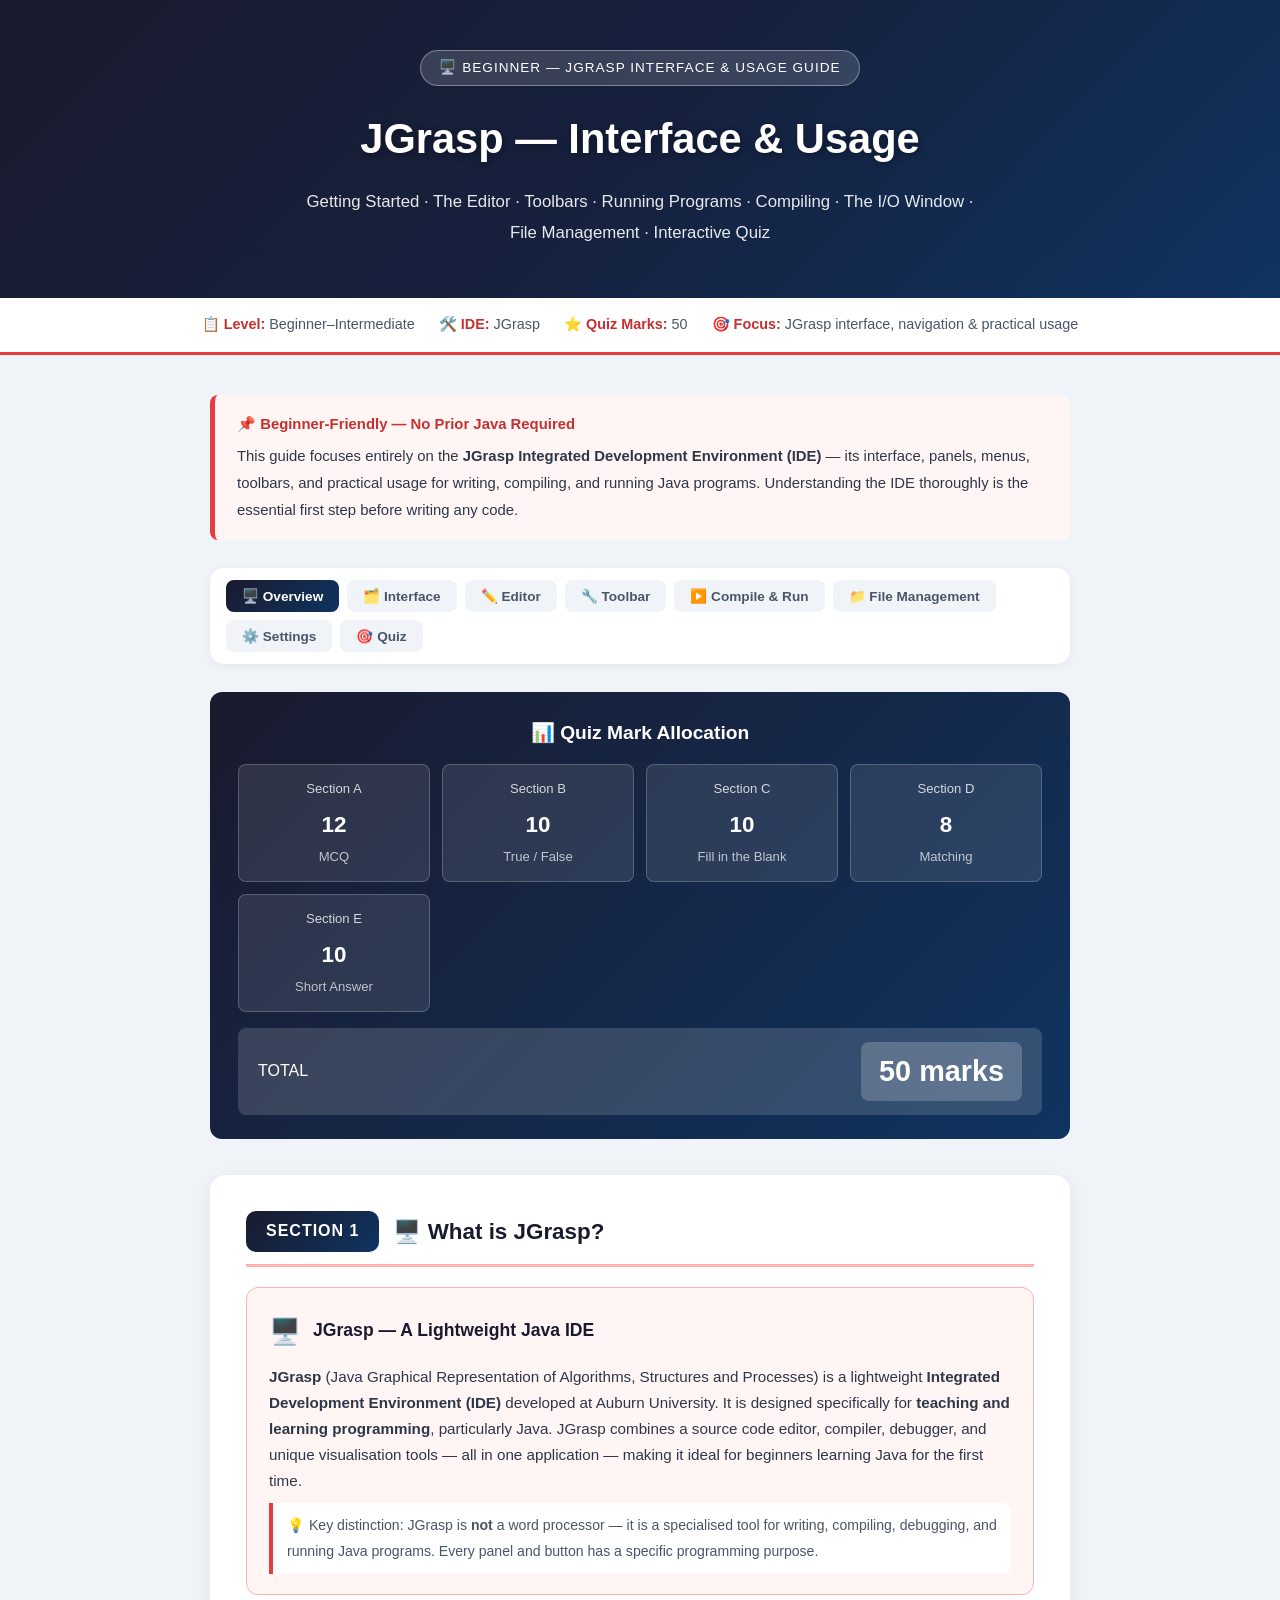
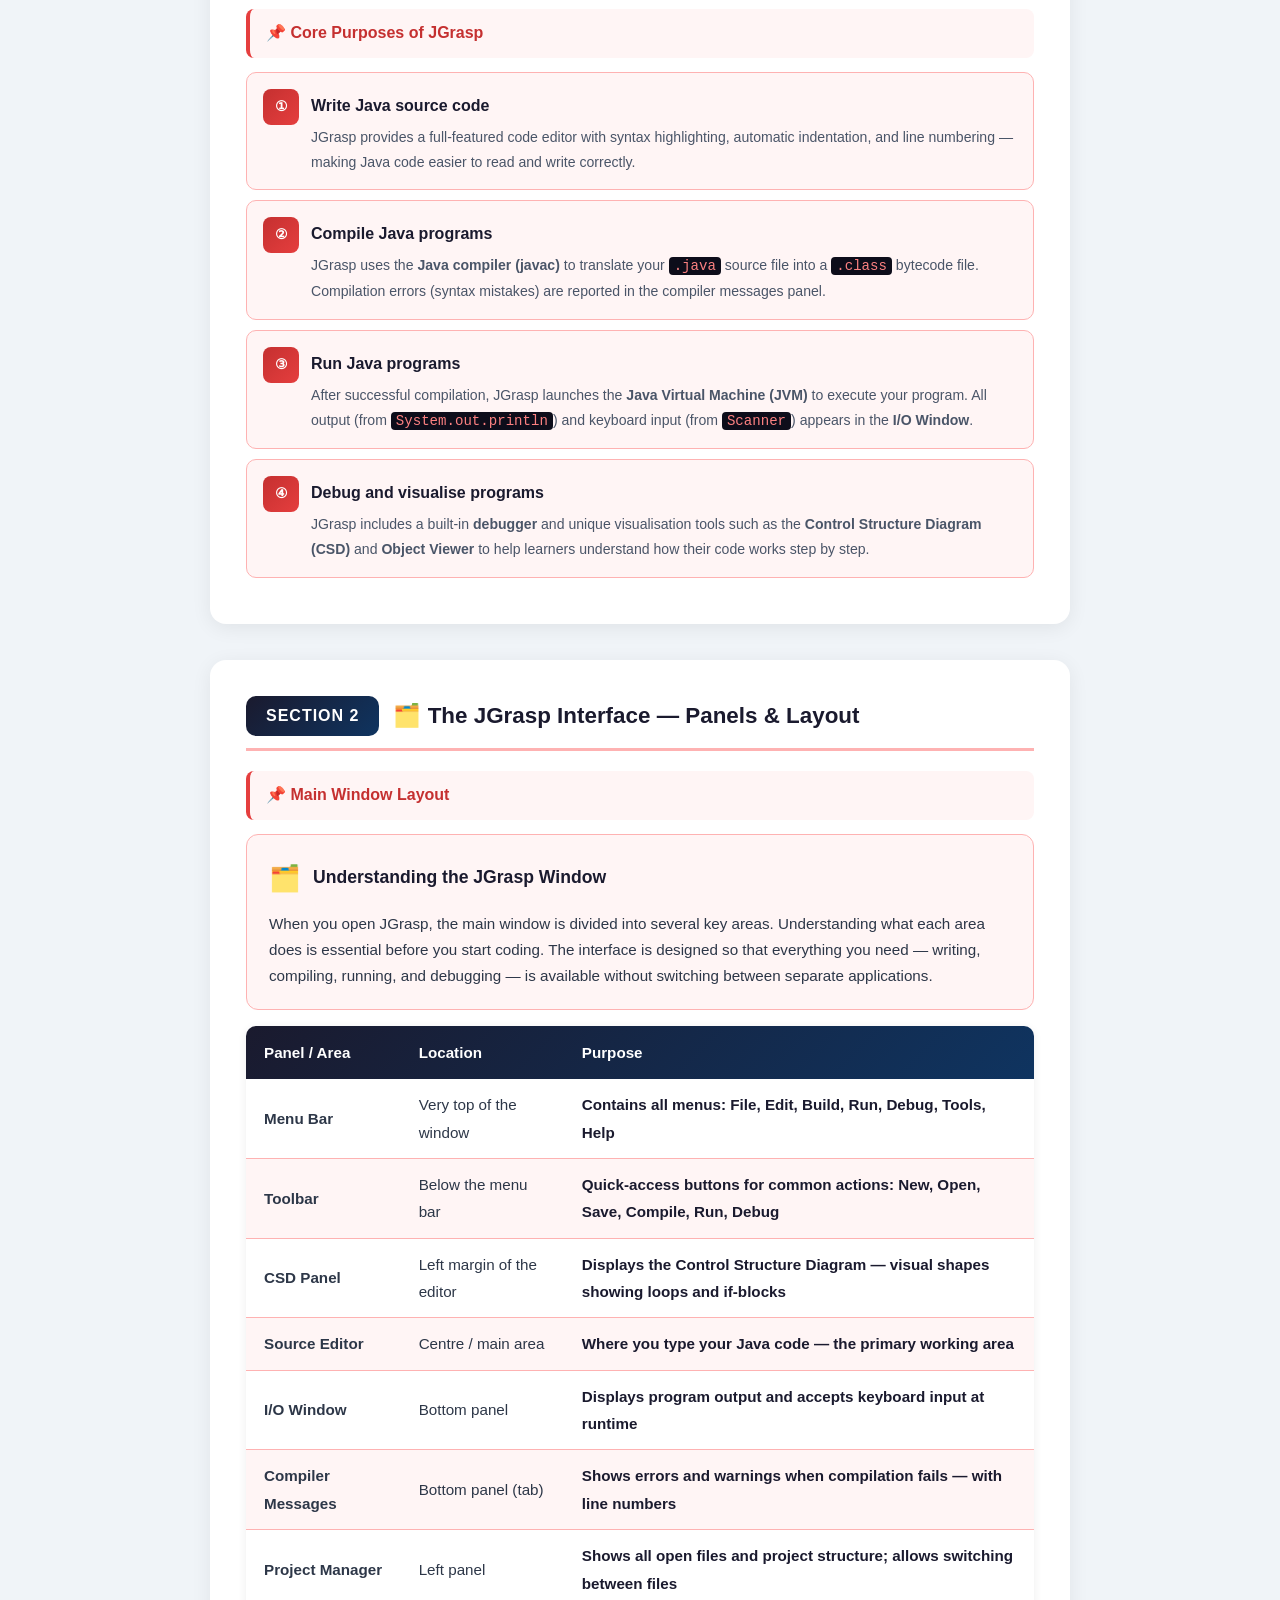
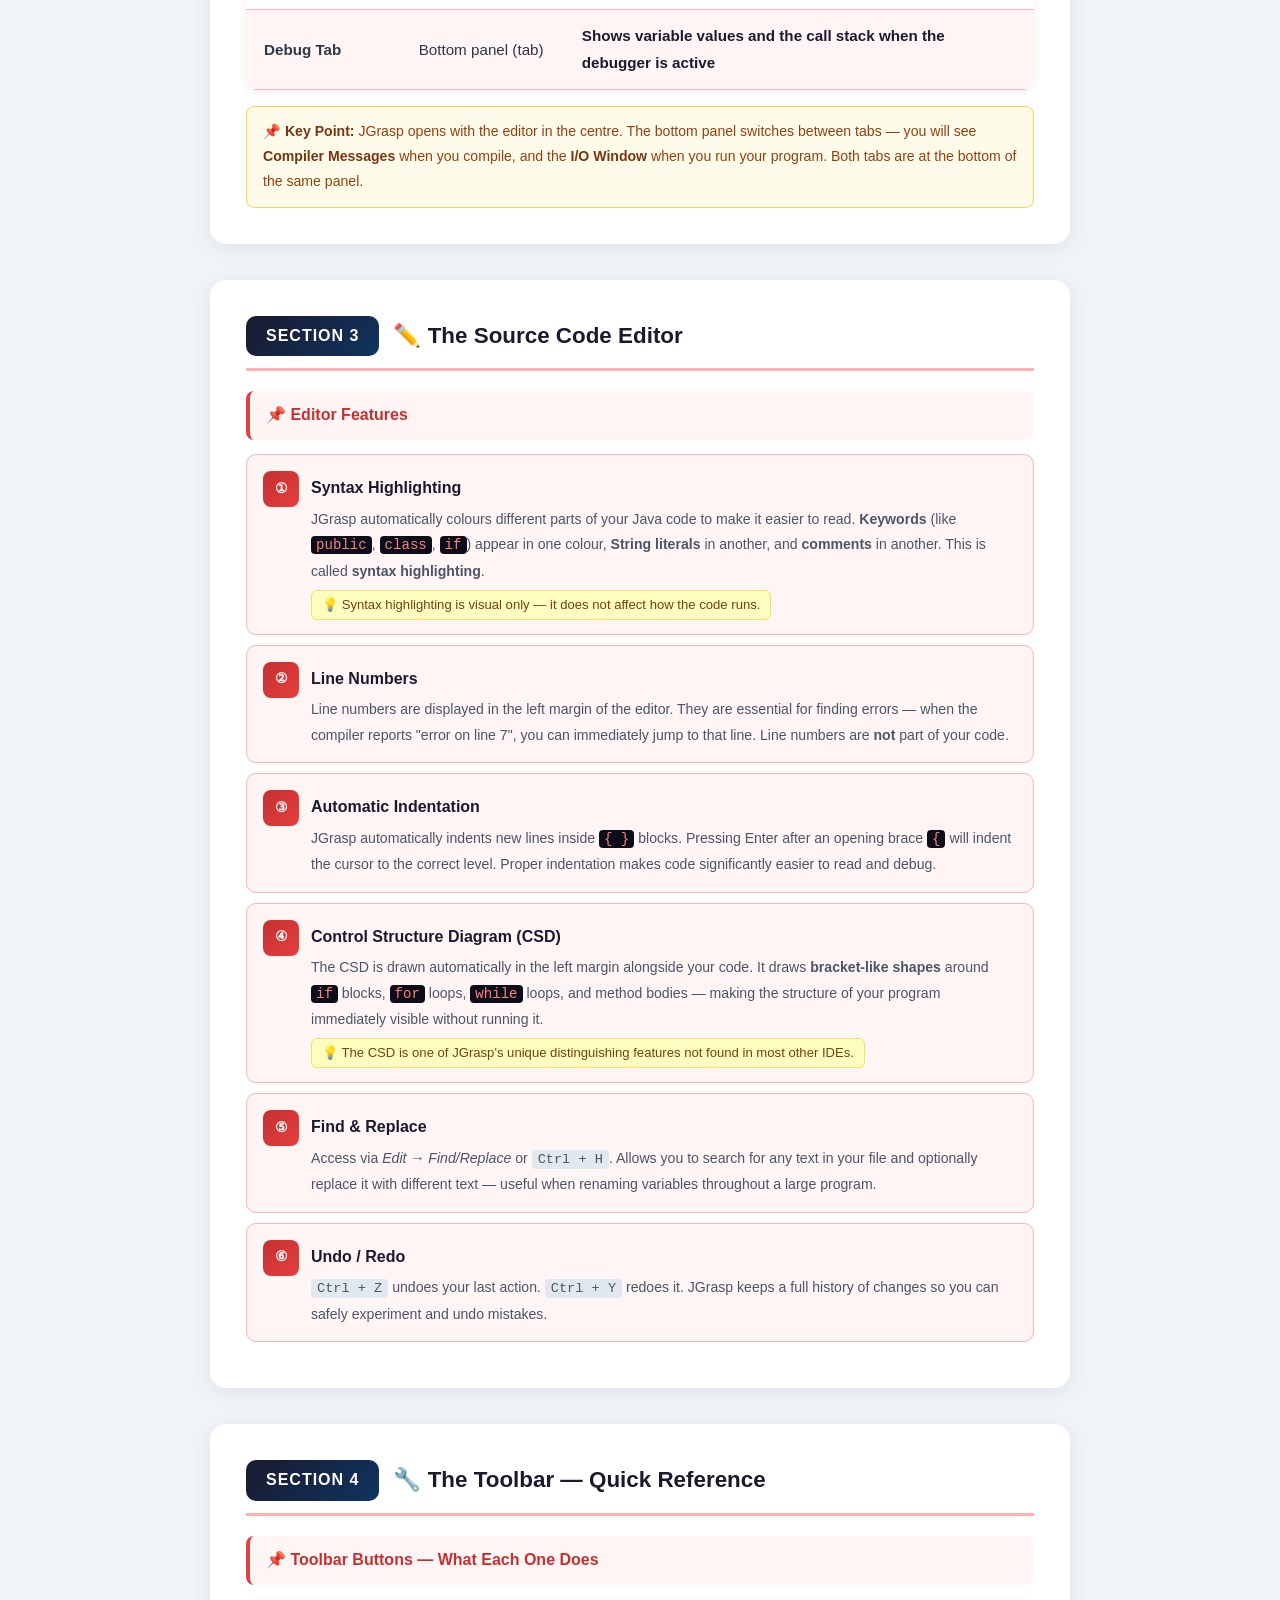
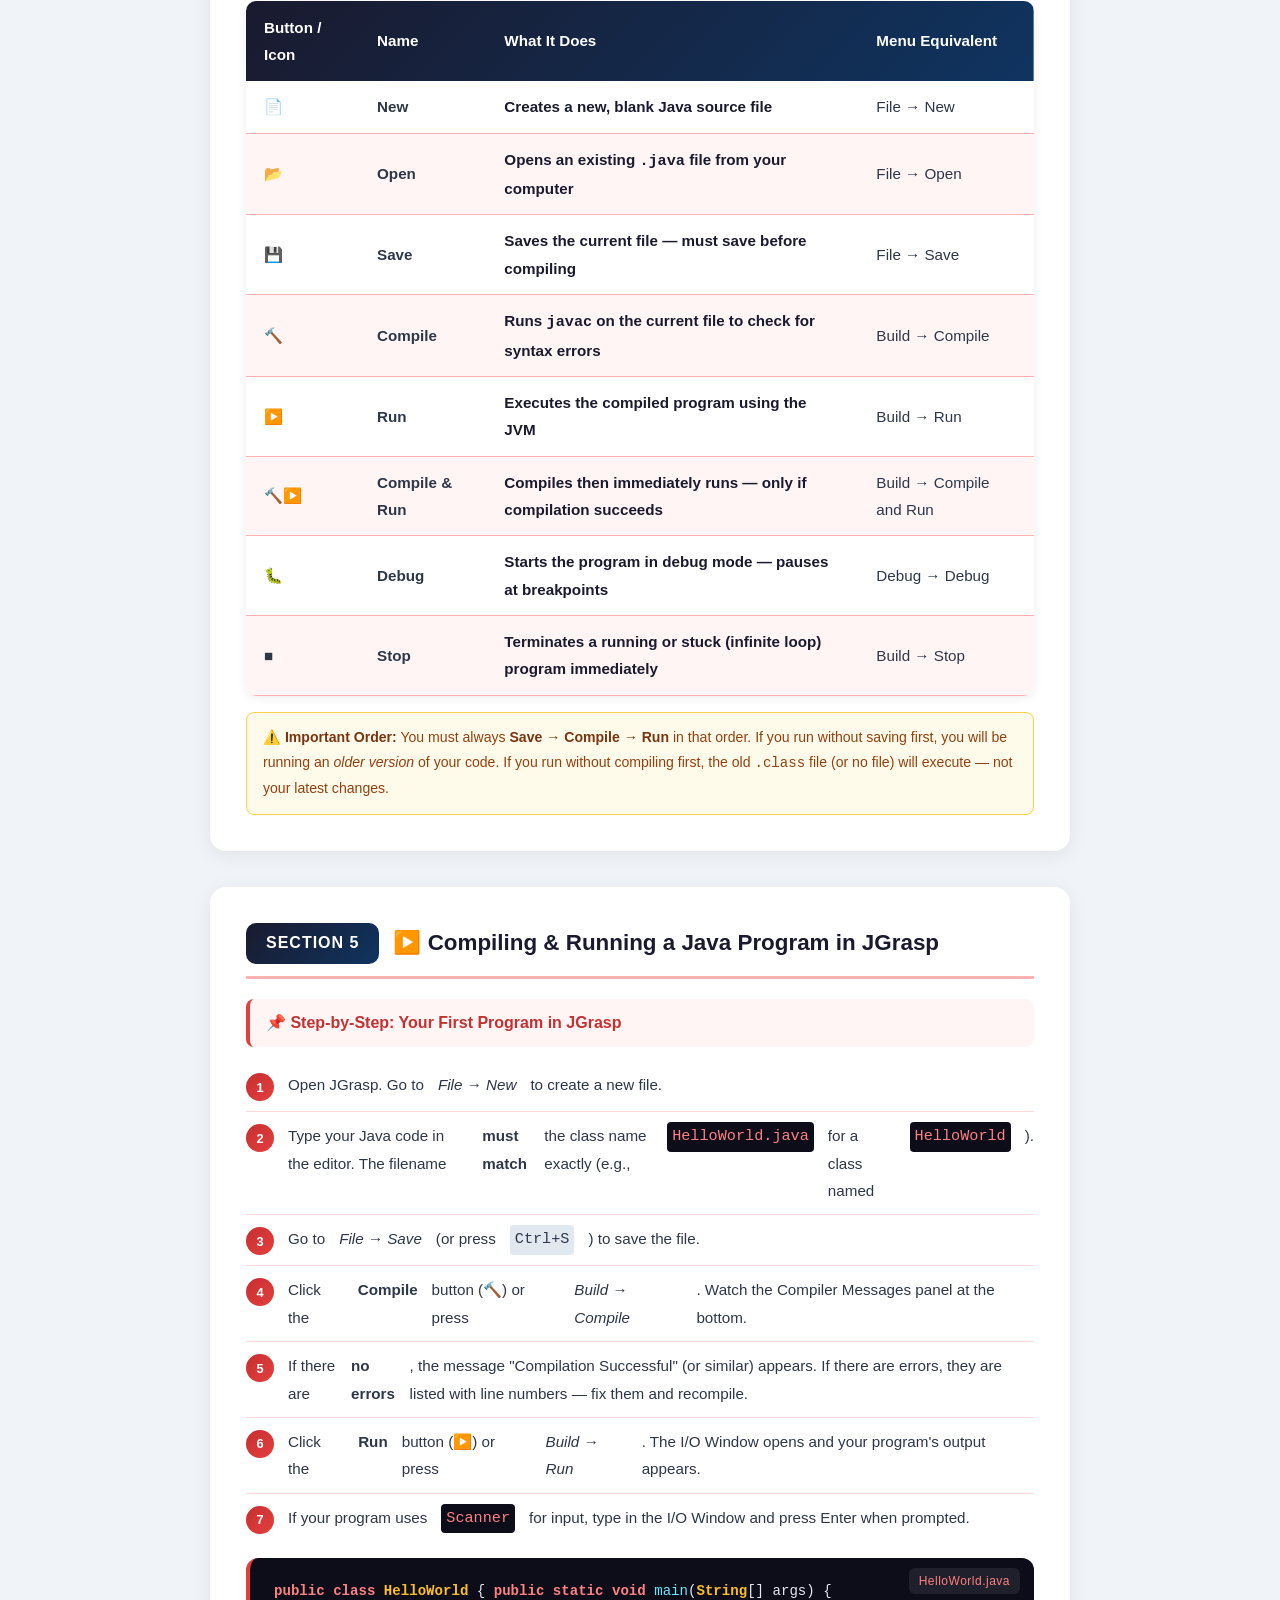
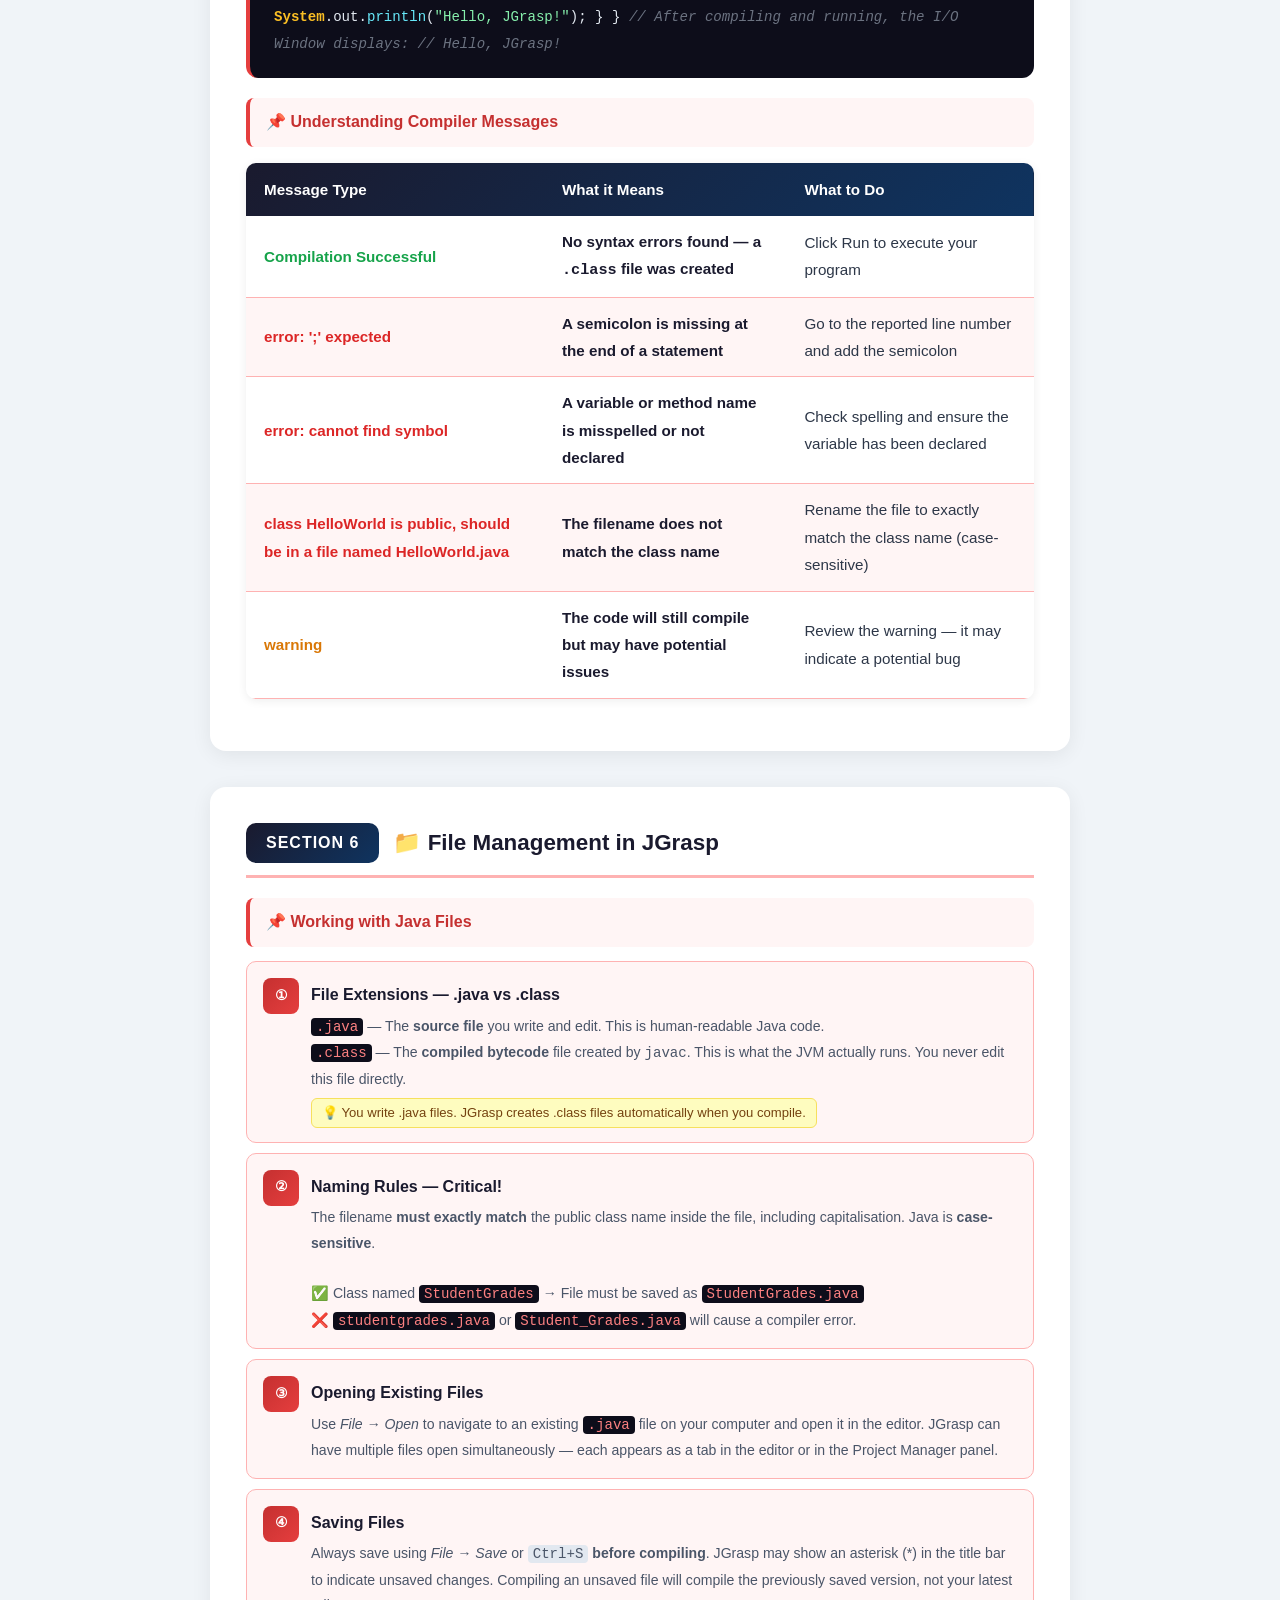
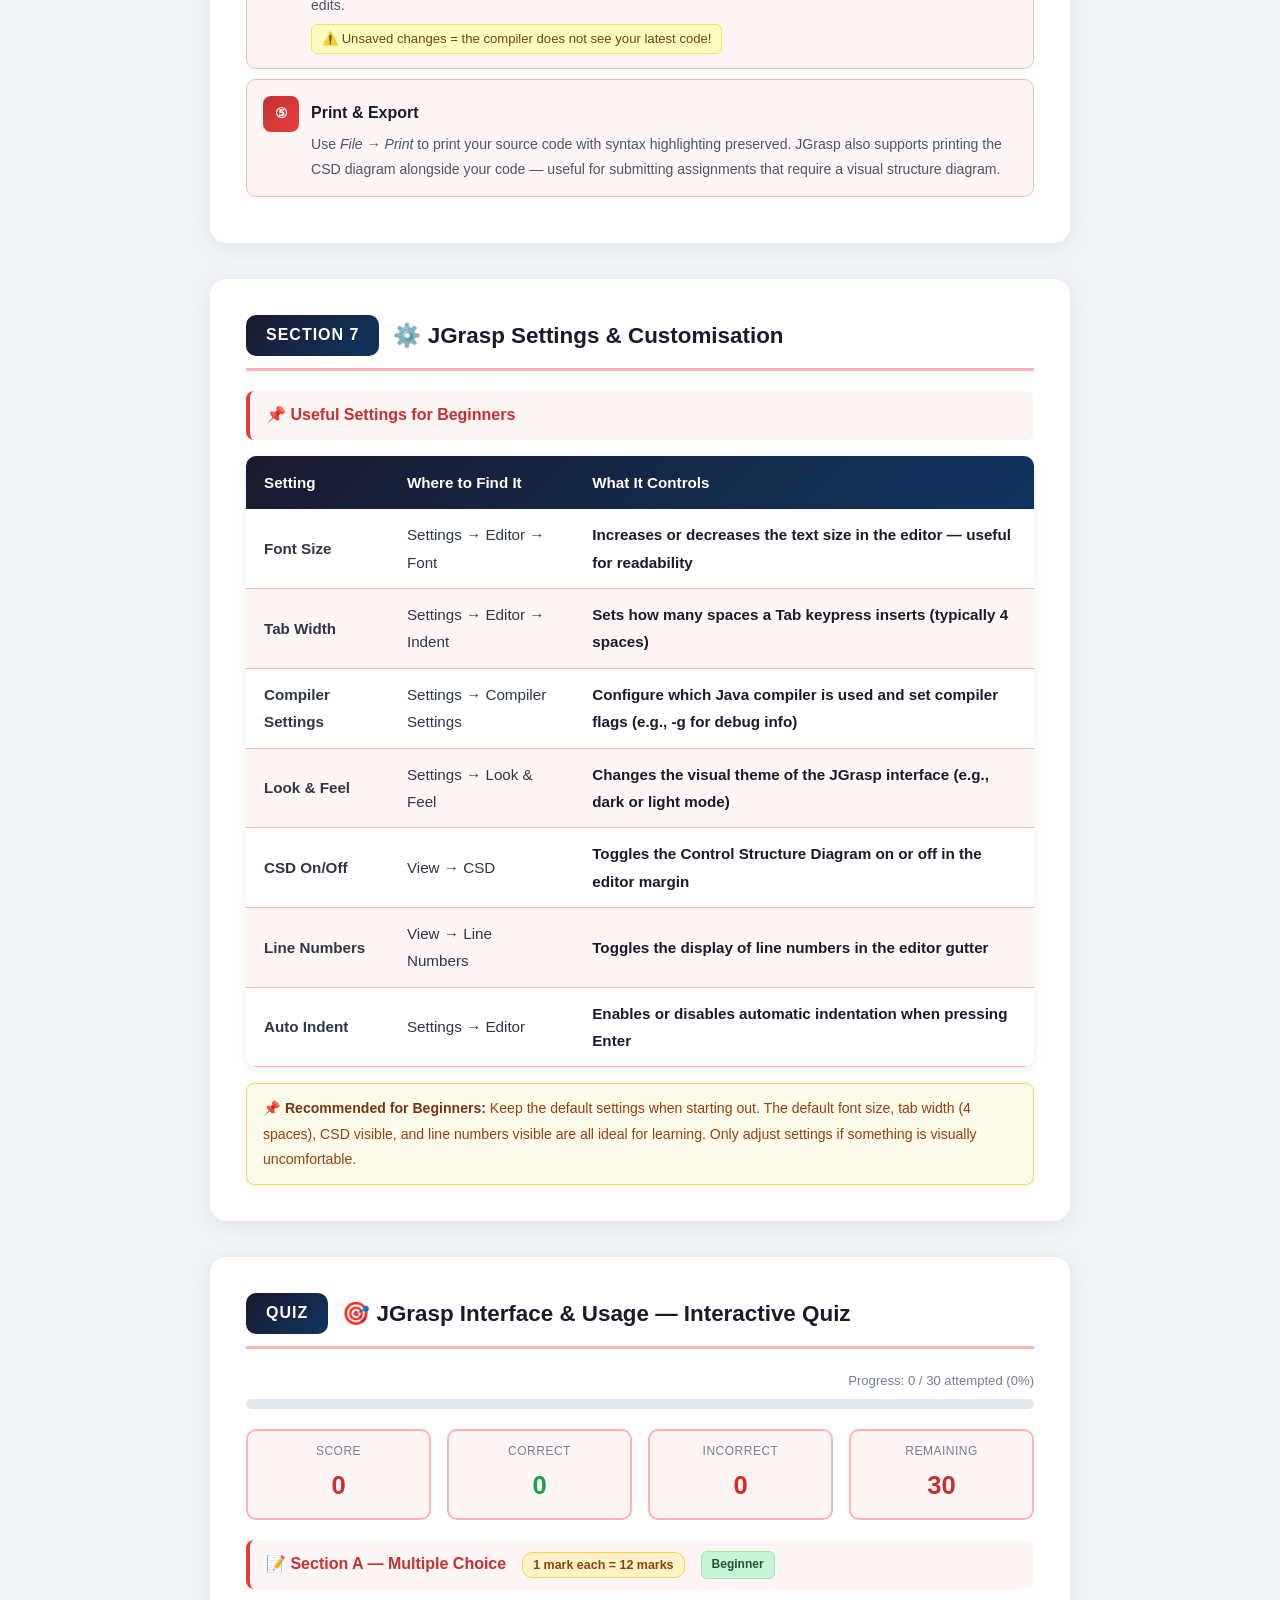
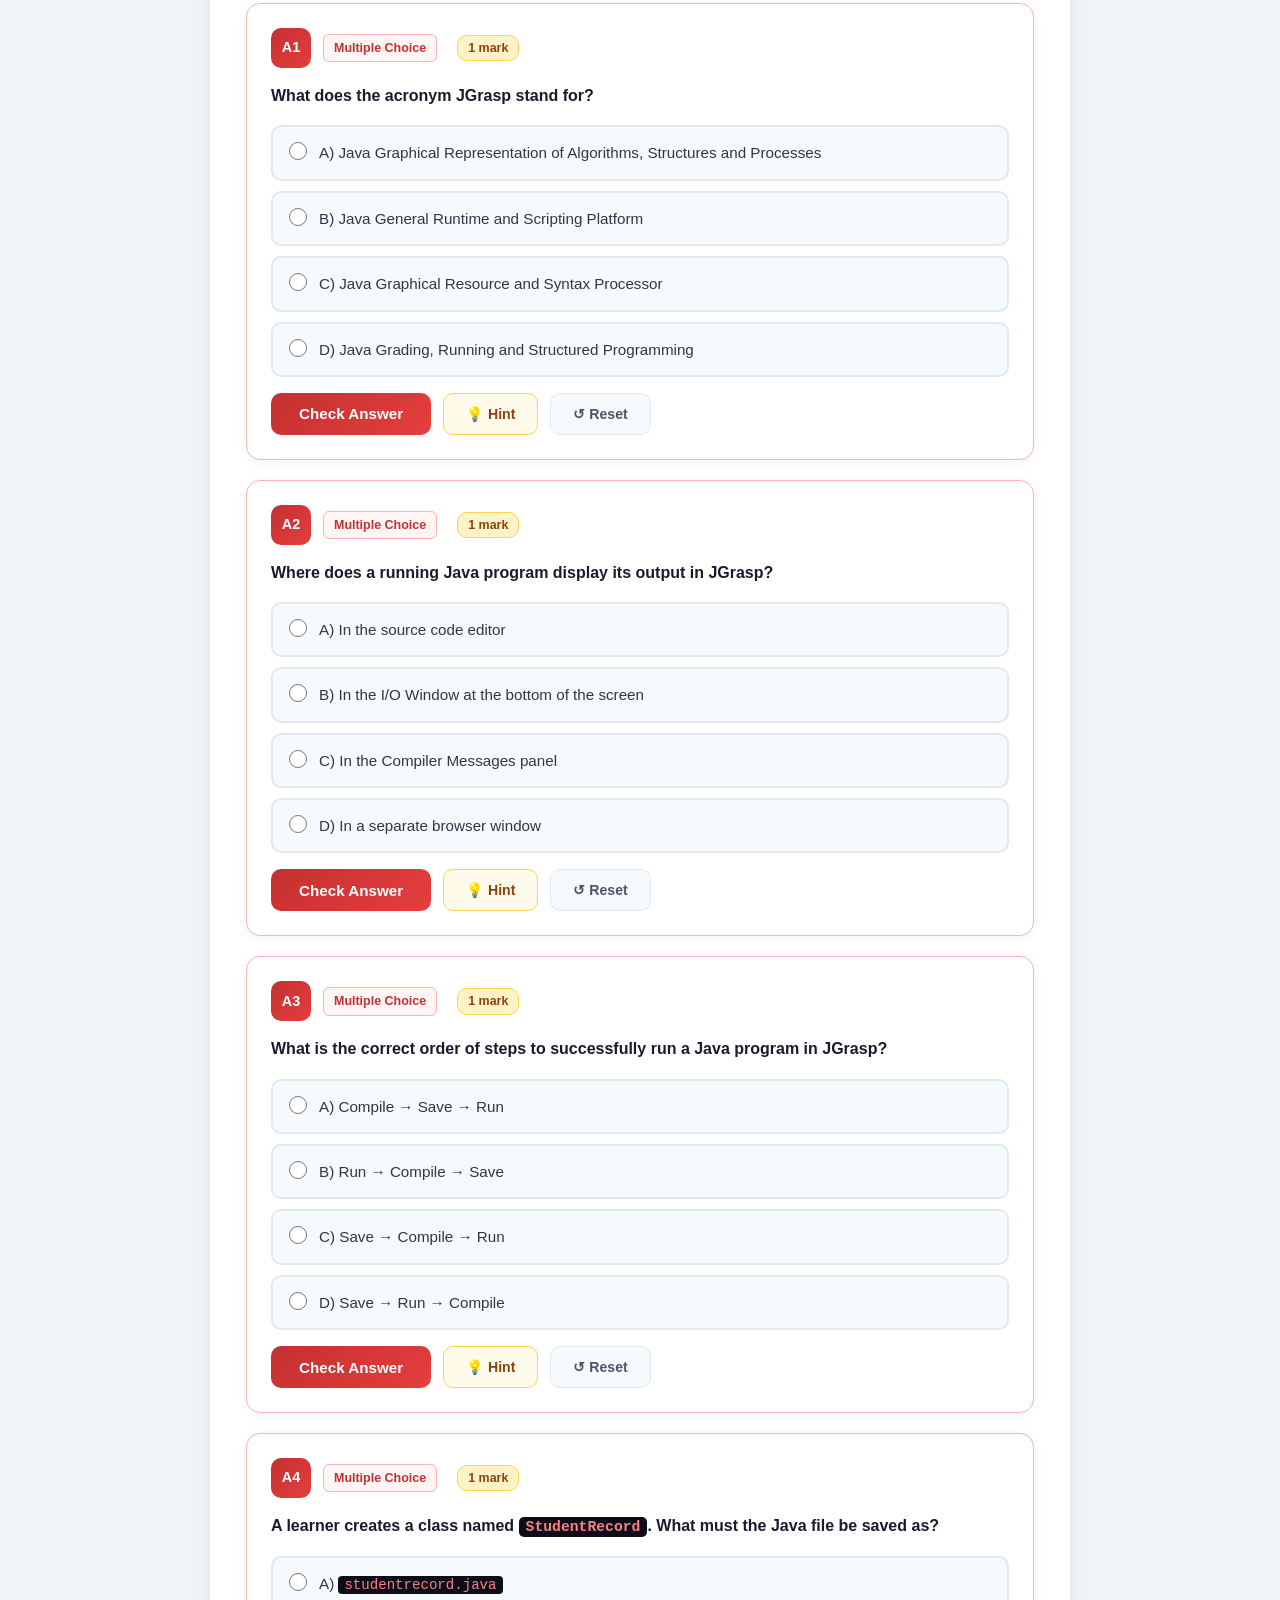
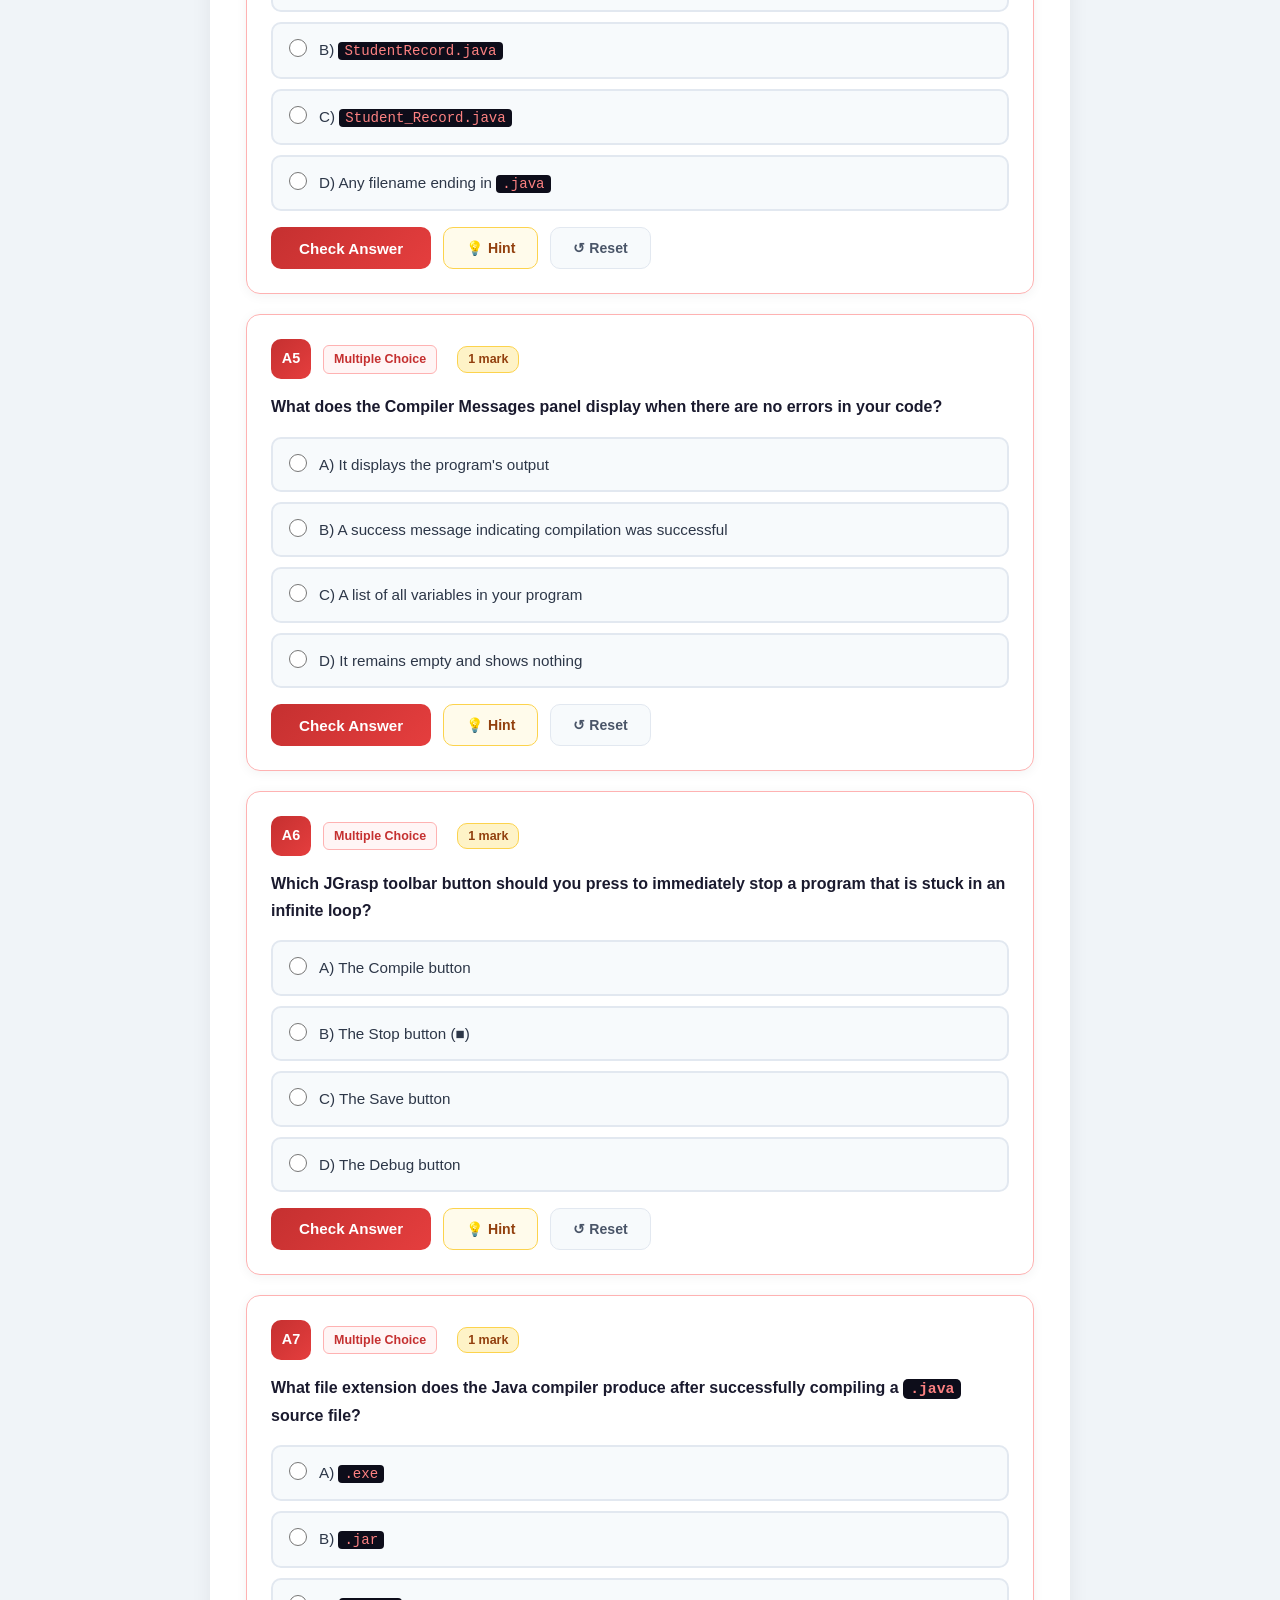
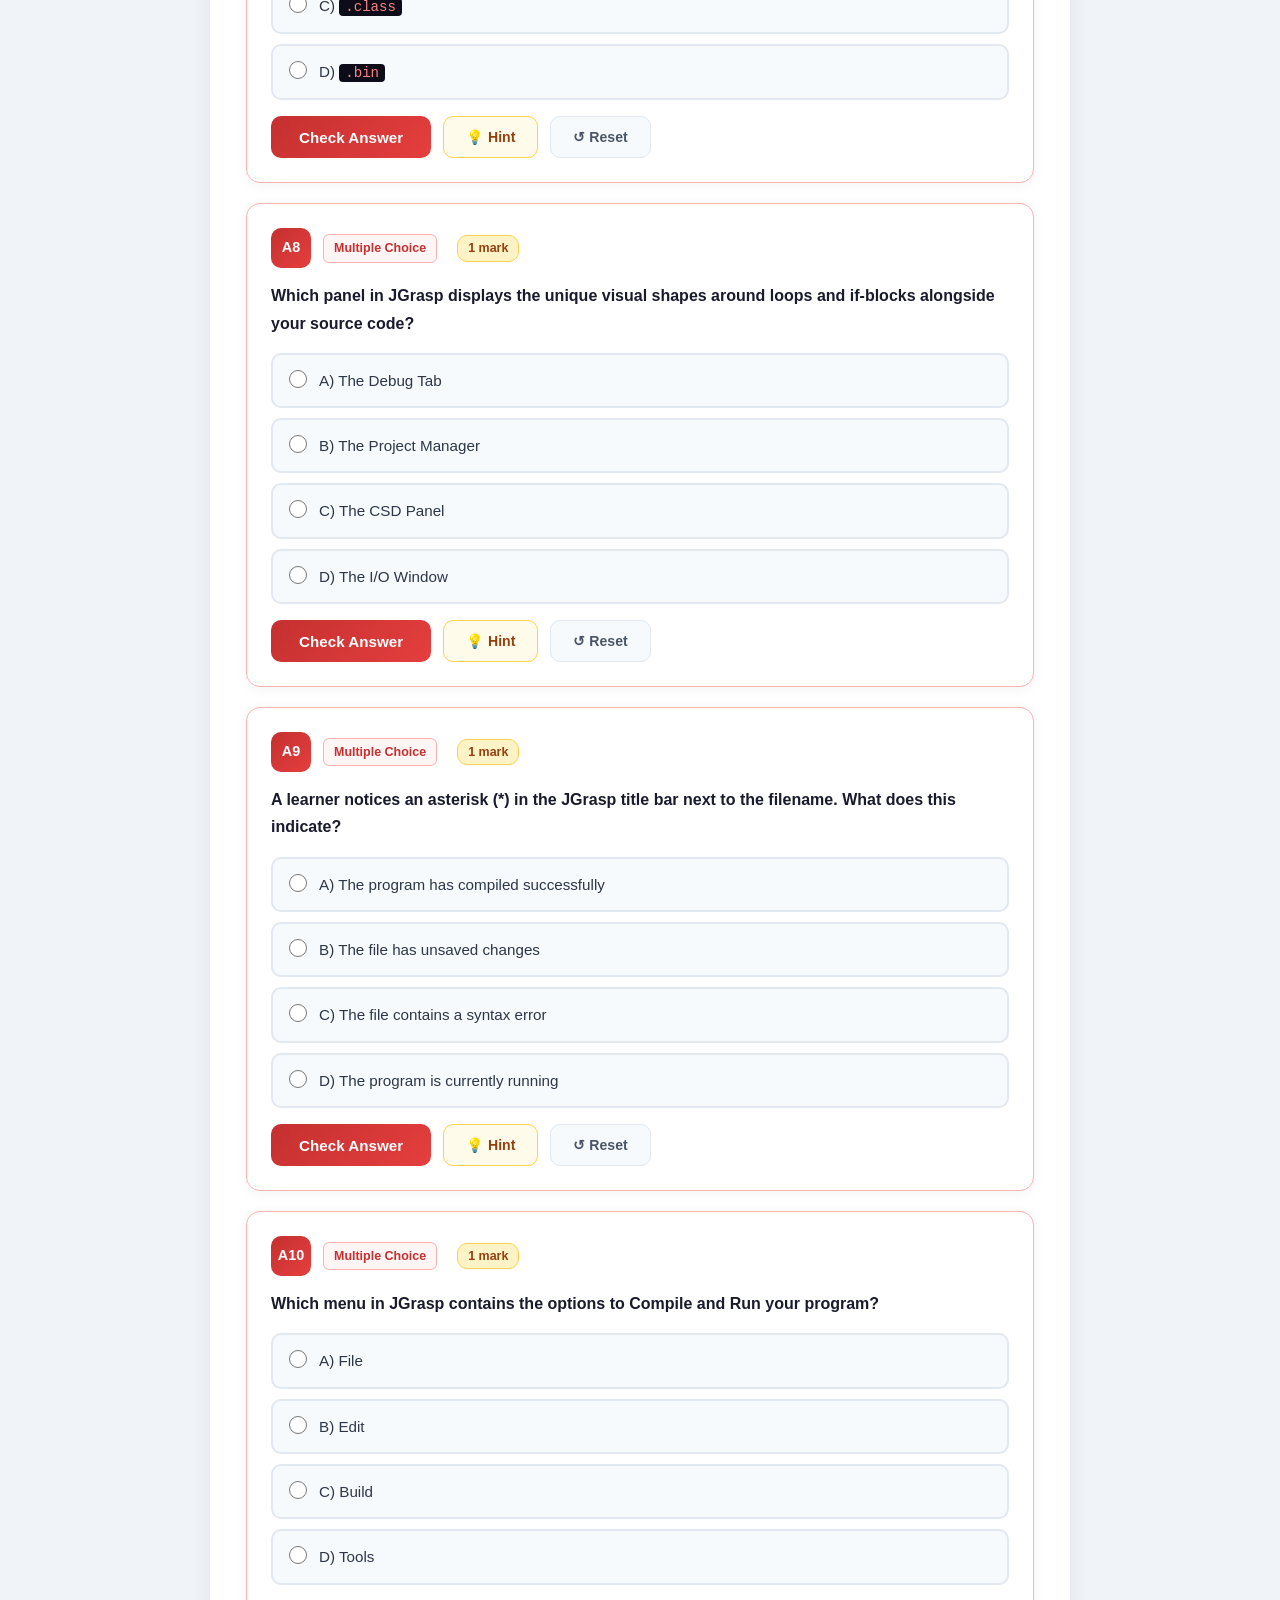
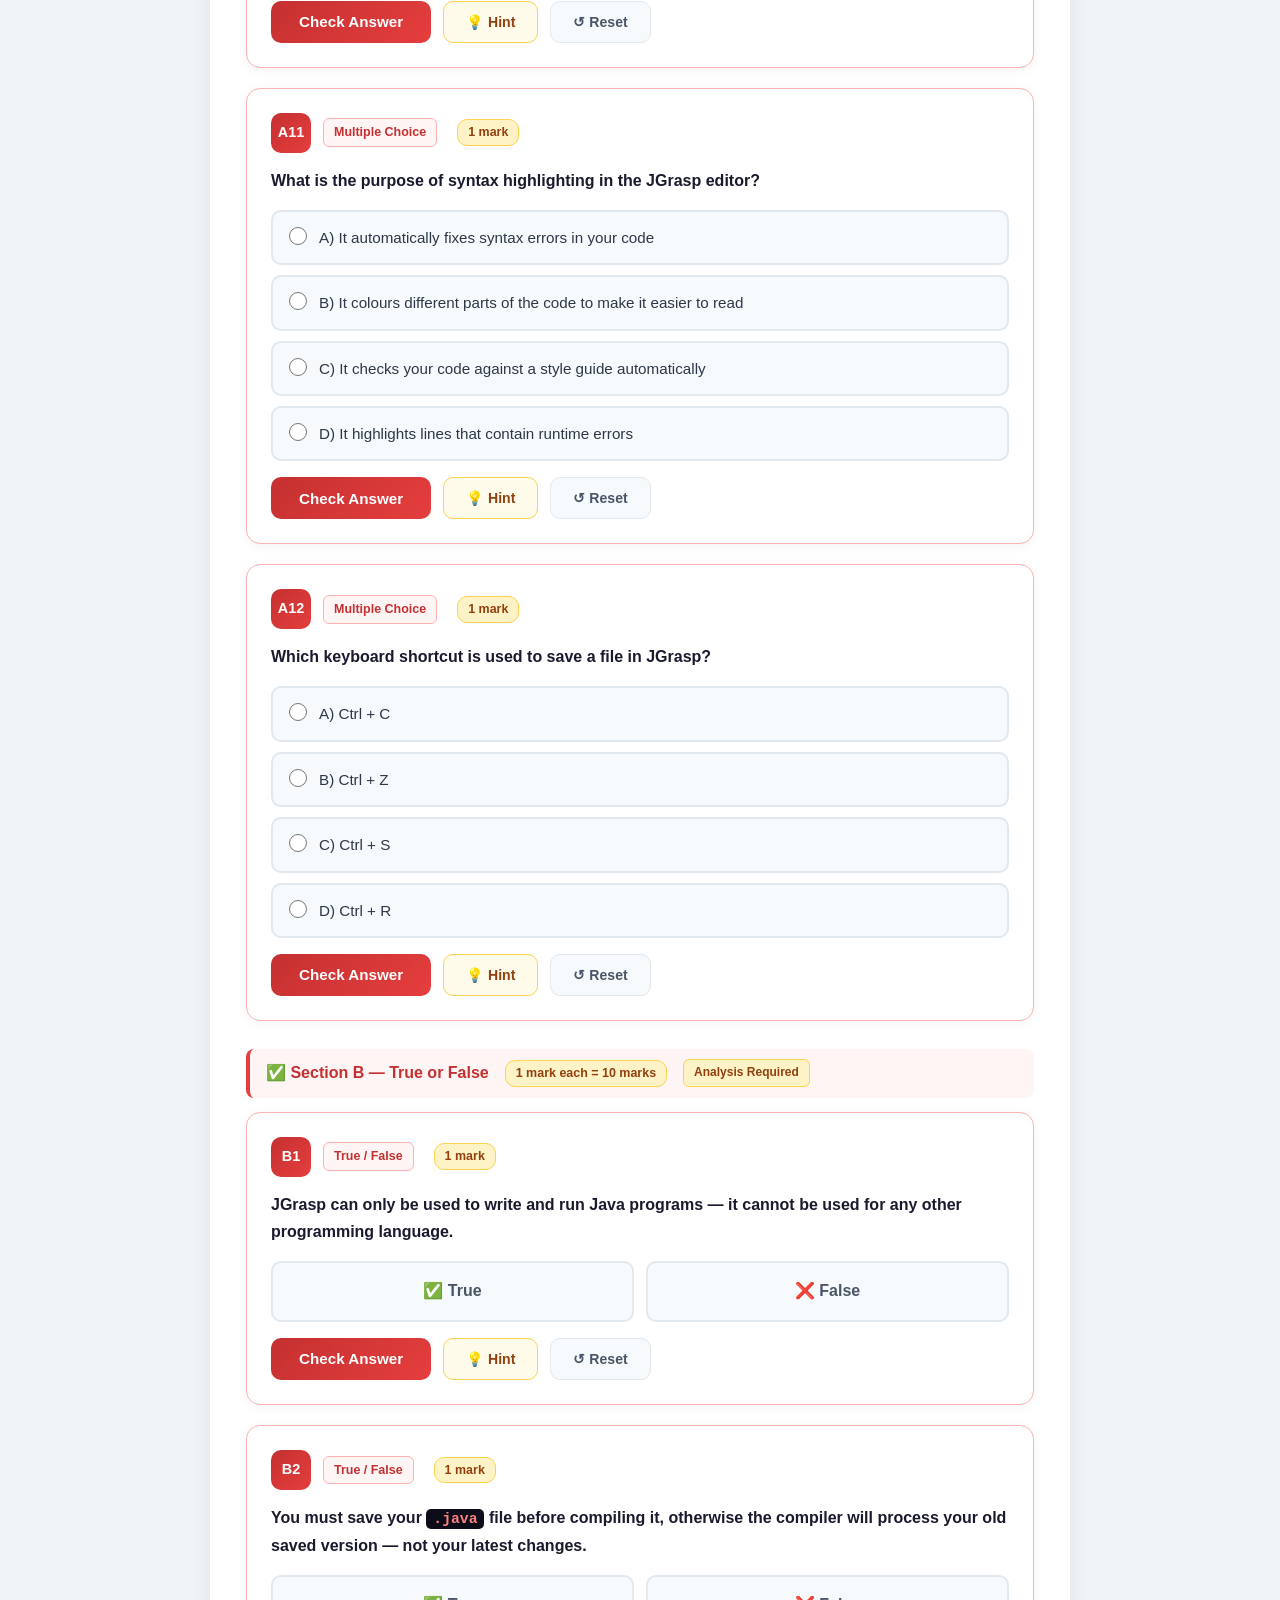
<file: study-guides/jgrasp-interface.html>
<!DOCTYPE html>
<html lang="en">
<head>
  <meta charset="UTF-8"/>
  <meta name="viewport" content="width=device-width, initial-scale=1.0"/>
  <title>JGrasp Interface & Usage — Study Guide & Quiz</title>
  <style>
    *, *::before, *::after { box-sizing: border-box; margin: 0; padding: 0; }

    body {
      font-family: 'Segoe UI', Tahoma, Geneva, Verdana, sans-serif;
      background-color: #f0f4f8;
      color: #2d3748;
      line-height: 1.8;
    }

    .hero {
      background: linear-gradient(135deg, #1a1a2e, #16213e, #0f3460);
      color: white;
      text-align: center;
      padding: 50px 20px;
    }

    .hero .badge {
      display: inline-block;
      background: rgba(255,255,255,0.15);
      border: 1px solid rgba(255,255,255,0.35);
      border-radius: 20px;
      padding: 5px 18px;
      font-size: 0.85rem;
      margin-bottom: 16px;
      letter-spacing: 1px;
    }

    .hero h1 {
      font-size: 2.6rem;
      margin-bottom: 10px;
      text-shadow: 2px 2px 8px rgba(0,0,0,0.4);
    }

    .hero p {
      font-size: 1.05rem;
      opacity: 0.9;
      max-width: 680px;
      margin: 0 auto;
    }

    .info-bar {
      background: white;
      border-bottom: 3px solid #e53e3e;
      padding: 14px 40px;
      display: flex;
      flex-wrap: wrap;
      gap: 24px;
      font-size: 0.9rem;
      color: #4a5568;
      justify-content: center;
    }

    .info-bar span strong { color: #c53030; }

    .notice {
      background: #fff5f5;
      border-left: 5px solid #e53e3e;
      border-radius: 8px;
      padding: 16px 22px;
      margin-bottom: 28px;
      font-size: 0.93rem;
    }

    .notice .notice-title {
      font-weight: 700;
      color: #c53030;
      margin-bottom: 6px;
    }

    .container {
      max-width: 900px;
      margin: 0 auto;
      padding: 40px 20px;
    }

    .section-block {
      background: white;
      border-radius: 16px;
      padding: 36px;
      margin-bottom: 36px;
      box-shadow: 0 4px 20px rgba(0,0,0,0.07);
    }

    .section-header {
      display: flex;
      align-items: center;
      gap: 14px;
      margin-bottom: 8px;
    }

    .section-label {
      background: linear-gradient(135deg, #1a1a2e, #0f3460);
      color: white;
      border-radius: 10px;
      padding: 6px 20px;
      font-size: 1rem;
      font-weight: 700;
      letter-spacing: 1px;
      text-transform: uppercase;
    }

    .section-title {
      font-size: 1.4rem;
      color: #1a1a2e;
      font-weight: 700;
    }

    .section-divider {
      border: none;
      border-top: 3px solid #feb2b2;
      margin: 12px 0 20px;
    }

    .question-group-title {
      font-size: 1rem;
      font-weight: 700;
      color: #c53030;
      background: #fff5f5;
      border-radius: 8px;
      padding: 10px 16px;
      margin-bottom: 14px;
      border-left: 4px solid #e53e3e;
      display: flex;
      align-items: center;
      gap: 8px;
      flex-wrap: wrap;
    }

    .answer-item {
      display: flex;
      gap: 12px;
      padding: 14px 16px;
      border-radius: 10px;
      margin-bottom: 10px;
      background: #fff5f5;
      border: 1px solid #feb2b2;
      align-items: flex-start;
      transition: box-shadow 0.2s;
    }

    .answer-item:hover { box-shadow: 0 2px 10px rgba(0,0,0,0.08); }

    .answer-number {
      background: linear-gradient(135deg, #c53030, #e53e3e);
      color: white;
      min-width: 36px;
      height: 36px;
      border-radius: 8px;
      display: flex;
      align-items: center;
      justify-content: center;
      font-weight: 700;
      font-size: 0.85rem;
      flex-shrink: 0;
      margin-top: 2px;
    }

    .answer-content { flex: 1; font-size: 0.97rem; padding-top: 5px; }

    .answer-content .answer-main {
      font-weight: 700; color: #1a1a2e; font-size: 1rem;
    }

    .answer-content .answer-sub {
      color: #4a5568; font-size: 0.88rem; margin-top: 4px;
    }

    .reason-tag {
      display: inline-block;
      background: #fefcbf; color: #744210;
      border: 1px solid #f6e05e; border-radius: 6px;
      padding: 2px 10px; font-size: 0.82rem; margin-top: 6px;
    }

    .marks {
      display: inline-block;
      background: #fef3c7; color: #92400e;
      border: 1px solid #fcd34d; border-radius: 10px;
      padding: 1px 10px; font-size: 0.78rem;
      font-weight: 700; margin-left: 8px;
    }

    .table-wrapper {
      overflow-x: auto; margin: 16px 0;
      border-radius: 10px;
      box-shadow: 0 2px 10px rgba(0,0,0,0.07);
    }

    table { width: 100%; border-collapse: collapse; font-size: 0.95rem; }

    thead tr {
      background: linear-gradient(135deg, #1a1a2e, #0f3460);
      color: white;
    }

    thead th { padding: 13px 18px; text-align: left; font-weight: 600; }

    tbody tr:nth-child(even) { background: #fff5f5; }
    tbody tr:hover { background: #fed7d7; }

    tbody td { padding: 12px 18px; border-bottom: 1px solid #feb2b2; }

    .ans-cell { font-weight: 700; color: #1a1a2e; }

    .code-block {
      background: #0d0d1a;
      color: #e2e8f0;
      border-radius: 12px;
      padding: 20px 24px;
      font-family: 'Courier New', monospace;
      font-size: 0.88rem;
      line-height: 1.9;
      margin: 14px 0;
      overflow-x: auto;
      position: relative;
      border-left: 4px solid #e53e3e;
    }

    .code-block .code-label {
      position: absolute; top: 10px; right: 14px;
      background: rgba(255,255,255,0.08);
      border-radius: 6px; padding: 2px 10px;
      font-size: 0.75rem; color: #fc8181;
      font-family: 'Segoe UI', sans-serif;
      letter-spacing: 0.5px;
    }

    .kw   { color: #fc8181;  font-weight: 700; }
    .cls  { color: #fbbf24;  font-weight: 700; }
    .str  { color: #86efac; }
    .com  { color: #6b7280;  font-style: italic; }
    .num  { color: #c084fc; }
    .met  { color: #67e8f9; }
    .typ  { color: #34d399;  font-weight: 600; }

    .concept-card {
      background: #fff5f5;
      border: 1px solid #feb2b2;
      border-radius: 12px;
      padding: 20px 22px;
      margin-bottom: 14px;
    }

    .concept-card-header {
      display: flex; align-items: center;
      gap: 12px; margin-bottom: 10px;
    }

    .concept-icon { font-size: 1.6rem; }

    .concept-title {
      font-size: 1.1rem; font-weight: 700; color: #1a1a2e;
    }

    .concept-body { font-size: 0.95rem; color: #2d3748; line-height: 1.7; }

    .concept-example {
      background: white;
      border-left: 4px solid #e53e3e;
      border-radius: 0 8px 8px 0;
      padding: 10px 14px; margin-top: 10px;
      font-size: 0.88rem; color: #4a5568;
    }

    .rubric-box {
      background: #fffbeb;
      border: 1px solid #fcd34d;
      border-radius: 8px;
      padding: 12px 16px; margin-top: 12px;
      font-size: 0.88rem; color: #92400e;
    }

    .rubric-box strong { color: #78350f; }

    .marking-scheme {
      background: linear-gradient(135deg, #1a1a2e, #0f3460);
      color: white; border-radius: 12px;
      padding: 24px 28px; margin-bottom: 36px;
    }

    .marking-scheme h3 {
      font-size: 1.2rem; margin-bottom: 14px; text-align: center;
    }

    .mark-grid {
      display: grid;
      grid-template-columns: repeat(auto-fit, minmax(160px, 1fr));
      gap: 12px;
    }

    .mark-item {
      background: rgba(255,255,255,0.1);
      border: 1px solid rgba(255,255,255,0.2);
      border-radius: 8px; padding: 12px 16px; text-align: center;
    }

    .mark-item .sec { font-size: 0.82rem; opacity: 0.8; margin-bottom: 4px; }
    .mark-item .val { font-size: 1.4rem; font-weight: 700; }
    .mark-item .out { font-size: 0.82rem; opacity: 0.7; }

    .total-bar {
      background: rgba(255,255,255,0.15);
      border-radius: 8px; padding: 14px 20px;
      display: flex; justify-content: space-between;
      align-items: center; margin-top: 16px;
    }

    .total-bar .t-label { font-size: 1rem; }

    .total-bar .t-val {
      font-size: 1.8rem; font-weight: 700;
      background: rgba(255,255,255,0.2);
      padding: 4px 18px; border-radius: 8px;
    }

    .difficulty-badge {
      display: inline-block;
      border-radius: 6px;
      padding: 2px 10px;
      font-size: 0.75rem;
      font-weight: 700;
      margin-left: 8px;
    }

    .diff-easy {
      background: #c6f6d5; color: #22543d;
      border: 1px solid #9ae6b4;
    }

    .diff-medium {
      background: #fef3c7; color: #92400e;
      border: 1px solid #fcd34d;
    }

    .diff-analysis {
      background: #e9d8fd; color: #553c9a;
      border: 1px solid #d6bcfa;
    }

    .nav-tabs {
      display: flex; gap: 8px; flex-wrap: wrap;
      margin-bottom: 28px; background: white;
      padding: 12px 16px; border-radius: 14px;
      box-shadow: 0 2px 10px rgba(0,0,0,0.06);
    }

    .nav-tab {
      padding: 8px 16px; border-radius: 8px;
      font-size: 0.85rem; font-weight: 600;
      cursor: pointer; border: none;
      background: #f0f4f8; color: #4a5568;
      transition: all 0.2s;
    }

    .nav-tab.active,
    .nav-tab:hover {
      background: linear-gradient(135deg, #1a1a2e, #0f3460);
      color: white;
    }

    /* ══ QUIZ STYLES ══ */
    .quiz-progress-bar-container {
      background: #e2e8f0; border-radius: 50px;
      height: 10px; margin-bottom: 20px; overflow: hidden;
    }

    .quiz-progress-bar {
      background: linear-gradient(90deg, #c53030, #e53e3e);
      height: 100%; border-radius: 50px;
      transition: width 0.5s ease; width: 0%;
    }

    .quiz-progress-label {
      font-size: 0.82rem; color: #718096;
      margin-bottom: 6px; text-align: right;
    }

    .score-tracker {
      display: flex; gap: 16px;
      flex-wrap: wrap; margin-bottom: 20px;
    }

    .score-box {
      background: #fff5f5;
      border: 2px solid #feb2b2;
      border-radius: 10px; padding: 10px 20px;
      text-align: center; flex: 1; min-width: 100px;
    }

    .score-box .sb-label {
      font-size: 0.75rem; color: #718096;
      text-transform: uppercase; letter-spacing: 0.5px;
    }

    .score-box .sb-val {
      font-size: 1.6rem; font-weight: 700; color: #c53030;
    }

    .quiz-question-card {
      background: white;
      border: 1px solid #feb2b2;
      border-radius: 14px; padding: 24px;
      margin-bottom: 20px;
      box-shadow: 0 2px 12px rgba(0,0,0,0.05);
    }

    .quiz-q-header {
      display: flex; align-items: center;
      gap: 12px; margin-bottom: 14px; flex-wrap: wrap;
    }

    .quiz-q-num {
      background: linear-gradient(135deg, #c53030, #e53e3e);
      color: white; min-width: 40px; height: 40px;
      border-radius: 10px; display: flex;
      align-items: center; justify-content: center;
      font-weight: 700; font-size: 0.9rem; flex-shrink: 0;
    }

    .quiz-q-type {
      background: #fff5f5; color: #c53030;
      border: 1px solid #feb2b2; border-radius: 6px;
      padding: 2px 10px; font-size: 0.78rem; font-weight: 600;
    }

    .quiz-q-text {
      font-size: 1rem; font-weight: 600;
      color: #1a1a2e; line-height: 1.7; margin-bottom: 16px;
    }

    .quiz-q-text code {
      background: #0d0d1a; color: #fc8181;
      padding: 2px 7px; border-radius: 5px;
      font-family: 'Courier New', monospace; font-size: 0.92rem;
    }

    .mc-options { display: flex; flex-direction: column; gap: 10px; }

    .mc-option {
      display: flex; align-items: flex-start; gap: 12px;
      padding: 12px 16px; border: 2px solid #e2e8f0;
      border-radius: 10px; cursor: pointer;
      transition: all 0.2s; background: #f7fafc;
    }

    .mc-option:hover   { border-color: #e53e3e; background: #fff5f5; }
    .mc-option.selected{ border-color: #c53030; background: #fff5f5; }
    .mc-option.correct { border-color: #22c55e; background: #dcfce7; color: #14532d; }
    .mc-option.incorrect{ border-color: #ef4444; background: #fef2f2; color: #991b1b; }

    .mc-option input[type="radio"] {
      accent-color: #c53030; width: 18px; height: 18px;
      flex-shrink: 0; margin-top: 3px;
    }

    .mc-option label { cursor: pointer; font-size: 0.95rem; flex: 1; }

    .mc-option label code {
      background: #0d0d1a; color: #fc8181;
      padding: 1px 6px; border-radius: 4px;
      font-family: 'Courier New', monospace; font-size: 0.88rem;
    }

    .tf-options { display: flex; gap: 12px; }

    .tf-btn {
      flex: 1; padding: 14px; border: 2px solid #e2e8f0;
      border-radius: 10px; cursor: pointer;
      font-size: 1rem; font-weight: 700;
      background: #f7fafc; color: #4a5568;
      transition: all 0.2s; text-align: center;
    }

    .tf-btn:hover    { border-color: #e53e3e; background: #fff5f5; }
    .tf-btn.selected { border-color: #c53030; background: #fff5f5; color: #1a1a2e; }
    .tf-btn.correct  { border-color: #22c55e; background: #dcfce7; color: #14532d; }
    .tf-btn.incorrect{ border-color: #ef4444; background: #fef2f2; color: #991b1b; }

    .fitb-wrapper {
      display: flex; align-items: center;
      flex-wrap: wrap; gap: 8px;
      font-size: 0.97rem; line-height: 2.6;
    }

    .fitb-wrapper code {
      background: #0d0d1a; color: #fc8181;
      padding: 2px 7px; border-radius: 5px;
      font-family: 'Courier New', monospace; font-size: 0.9rem;
    }

    .fitb-input {
      border: 2px solid #feb2b2; border-radius: 8px;
      padding: 6px 12px; font-size: 0.95rem;
      font-family: 'Courier New', monospace;
      color: #1a1a2e; min-width: 160px; outline: none;
      transition: border-color 0.2s;
    }

    .fitb-input:focus    { border-color: #c53030; }
    .fitb-input.correct  { border-color: #22c55e; background: #dcfce7; }
    .fitb-input.incorrect{ border-color: #ef4444; background: #fef2f2; }

    .short-answer-textarea {
      width: 100%; padding: 12px 16px;
      border: 2px solid #feb2b2; border-radius: 10px;
      font-family: inherit; font-size: 0.95rem;
      color: #2d3748; resize: vertical; min-height: 110px;
      outline: none; transition: border-color 0.2s; background: #f7fafc;
    }

    .short-answer-textarea:focus { border-color: #c53030; background: white; }

    .match-select {
      width: 100%; padding: 8px 12px;
      border: 2px solid #feb2b2; border-radius: 8px;
      font-family: inherit; font-size: 0.85rem;
      color: #2d3748; background: white; outline: none;
      cursor: pointer; transition: border-color 0.2s; margin-bottom: 4px;
    }

    .match-select:focus    { border-color: #c53030; }
    .match-select.correct  { border-color: #22c55e; background: #dcfce7; }
    .match-select.incorrect{ border-color: #ef4444; background: #fef2f2; }

    .feedback-msg {
      display: none; border-radius: 8px;
      padding: 12px 16px; margin-top: 12px;
      font-size: 0.9rem; font-weight: 600;
      align-items: flex-start; gap: 8px;
    }

    .feedback-msg.show       { display: flex; }
    .feedback-msg.correct-fb { background: #dcfce7; color: #14532d; border: 1px solid #22c55e; }
    .feedback-msg.incorrect-fb{ background: #fef2f2; color: #991b1b; border: 1px solid #ef4444; }
    .feedback-msg.info-fb    { background: #fff5f5; color: #c53030; border: 1px solid #feb2b2; }

    .quiz-btn-row { display: flex; gap: 12px; margin-top: 16px; flex-wrap: wrap; }

    .btn-check {
      background: linear-gradient(135deg, #c53030, #e53e3e);
      color: white; border: none; border-radius: 10px;
      padding: 12px 28px; font-size: 0.95rem; font-weight: 700;
      cursor: pointer; transition: opacity 0.2s, transform 0.1s;
    }

    .btn-check:hover   { opacity: 0.9; transform: translateY(-1px); }
    .btn-check:active  { transform: translateY(0); }
    .btn-check:disabled{ opacity: 0.5; cursor: not-allowed; transform: none; }

    .btn-hint {
      background: #fffbeb; color: #92400e;
      border: 1px solid #fcd34d; border-radius: 10px;
      padding: 12px 22px; font-size: 0.88rem; font-weight: 600;
      cursor: pointer; transition: opacity 0.2s;
    }

    .btn-hint:hover { opacity: 0.8; }

    .btn-reset {
      background: #f7fafc; color: #4a5568;
      border: 1px solid #e2e8f0; border-radius: 10px;
      padding: 12px 22px; font-size: 0.88rem; font-weight: 600;
      cursor: pointer; transition: background 0.2s;
    }

    .btn-reset:hover { background: #edf2f7; }

    .hint-box {
      display: none; background: #fffbeb;
      border: 1px solid #fcd34d; border-radius: 8px;
      padding: 10px 14px; font-size: 0.85rem;
      color: #92400e; margin-top: 10px;
    }

    .hint-box.show { display: block; }

    .quiz-results-panel {
      display: none;
      background: linear-gradient(135deg, #1a1a2e, #0f3460);
      color: white; border-radius: 16px;
      padding: 36px; margin-top: 28px; text-align: center;
    }

    .quiz-results-panel.show { display: block; }
    .results-score { font-size: 4rem; font-weight: 700; margin: 16px 0; }
    .results-label { font-size: 1rem; opacity: 0.8; }

    .results-grade {
      font-size: 1.4rem; font-weight: 700; margin: 10px 0;
      background: rgba(255,255,255,0.15);
      display: inline-block; padding: 6px 24px; border-radius: 10px;
    }

    .btn-submit-all {
      background: white; color: #1a1a2e; border: none;
      border-radius: 12px; padding: 16px 40px;
      font-size: 1.05rem; font-weight: 700;
      cursor: pointer; transition: all 0.2s;
      margin-top: 20px; display: block; width: 100%;
    }

    .btn-submit-all:hover { background: #fed7d7; }

    .btn-retake {
      background: rgba(255,255,255,0.12); color: white;
      border: 2px solid rgba(255,255,255,0.35); border-radius: 12px;
      padding: 14px 36px; font-size: 1rem; font-weight: 700;
      cursor: pointer; transition: all 0.2s;
      margin-top: 14px; display: block; width: 100%;
    }

    .btn-retake:hover { background: rgba(255,255,255,0.22); }

    .step-list {
      list-style: none;
      counter-reset: step-counter;
      margin: 14px 0;
    }

    .step-list li {
      counter-increment: step-counter;
      display: flex;
      gap: 14px;
      align-items: flex-start;
      padding: 10px 0;
      border-bottom: 1px solid #fed7d7;
      font-size: 0.95rem;
    }

    .step-list li:last-child { border-bottom: none; }

    .step-list li::before {
      content: counter(step-counter);
      background: linear-gradient(135deg, #c53030, #e53e3e);
      color: white;
      min-width: 28px; height: 28px;
      border-radius: 50%;
      display: flex; align-items: center; justify-content: center;
      font-weight: 700; font-size: 0.8rem;
      flex-shrink: 0; margin-top: 2px;
    }

    footer {
      text-align: center; padding: 30px 20px;
      color: #718096; font-size: 0.88rem;
      border-top: 2px solid #e2e8f0;
    }

    @media (max-width: 600px) {
      .hero h1 { font-size: 1.8rem; }
      .section-block { padding: 20px; }
      .results-score { font-size: 3rem; }
    }
  </style>
</head>
<body>

<!-- ══ HERO ══ -->
<div class="hero">
  <div class="badge">🖥️ BEGINNER — JGRASP INTERFACE & USAGE GUIDE</div>
  <h1>JGrasp — Interface & Usage</h1>
  <p>
    Getting Started · The Editor · Toolbars · Running Programs ·
    Compiling · The I/O Window · File Management · Interactive Quiz
  </p>
</div>

<!-- ══ INFO BAR ══ -->
<div class="info-bar">
  <span>📋 <strong>Level:</strong> Beginner–Intermediate</span>
  <span>🛠️ <strong>IDE:</strong> JGrasp</span>
  <span>⭐ <strong>Quiz Marks:</strong> 50</span>
  <span>🎯 <strong>Focus:</strong> JGrasp interface, navigation & practical usage</span>
</div>

<div class="container">

  <!-- ══ NOTICE ══ -->
  <div class="notice">
    <div class="notice-title">📌 Beginner-Friendly — No Prior Java Required</div>
    This guide focuses entirely on the <strong>JGrasp Integrated Development
    Environment (IDE)</strong> — its interface, panels, menus, toolbars, and
    practical usage for writing, compiling, and running Java programs.
    Understanding the IDE thoroughly is the essential first step before
    writing any code.
  </div>

  <!-- ══ NAV TABS ══ -->
  <div class="nav-tabs">
    <button class="nav-tab active" onclick="scrollToSection('overview')">🖥️ Overview</button>
    <button class="nav-tab" onclick="scrollToSection('interface')">🗂️ Interface</button>
    <button class="nav-tab" onclick="scrollToSection('editor')">✏️ Editor</button>
    <button class="nav-tab" onclick="scrollToSection('toolbar')">🔧 Toolbar</button>
    <button class="nav-tab" onclick="scrollToSection('compile-run')">▶️ Compile & Run</button>
    <button class="nav-tab" onclick="scrollToSection('files')">📁 File Management</button>
    <button class="nav-tab" onclick="scrollToSection('settings')">⚙️ Settings</button>
    <button class="nav-tab" onclick="scrollToSection('quiz')">🎯 Quiz</button>
  </div>

  <!-- ══ MARK ALLOCATION ══ -->
  <div class="marking-scheme">
    <h3>📊 Quiz Mark Allocation</h3>
    <div class="mark-grid">
      <div class="mark-item">
        <div class="sec">Section A</div>
        <div class="val">12</div>
        <div class="out">MCQ</div>
      </div>
      <div class="mark-item">
        <div class="sec">Section B</div>
        <div class="val">10</div>
        <div class="out">True / False</div>
      </div>
      <div class="mark-item">
        <div class="sec">Section C</div>
        <div class="val">10</div>
        <div class="out">Fill in the Blank</div>
      </div>
      <div class="mark-item">
        <div class="sec">Section D</div>
        <div class="val">8</div>
        <div class="out">Matching</div>
      </div>
      <div class="mark-item">
        <div class="sec">Section E</div>
        <div class="val">10</div>
        <div class="out">Short Answer</div>
      </div>
    </div>
    <div class="total-bar">
      <div class="t-label">TOTAL</div>
      <div class="t-val">50 marks</div>
    </div>
  </div>

  <!-- ══ SECTION 1 — OVERVIEW ══ -->
  <div class="section-block" id="overview">
    <div class="section-header">
      <div class="section-label">Section 1</div>
      <div class="section-title">🖥️ What is JGrasp?</div>
    </div>
    <hr class="section-divider"/>

    <div class="concept-card">
      <div class="concept-card-header">
        <span class="concept-icon">🖥️</span>
        <span class="concept-title">JGrasp — A Lightweight Java IDE</span>
      </div>
      <div class="concept-body">
        <strong>JGrasp</strong> (Java Graphical Representation of Algorithms,
        Structures and Processes) is a lightweight
        <strong>Integrated Development Environment (IDE)</strong> developed at
        Auburn University. It is designed specifically for
        <strong>teaching and learning programming</strong>, particularly Java.
        JGrasp combines a source code editor, compiler, debugger, and unique
        visualisation tools — all in one application — making it ideal for
        beginners learning Java for the first time.
      </div>
      <div class="concept-example">
        💡 Key distinction: JGrasp is <strong>not</strong> a word processor —
        it is a specialised tool for writing, compiling, debugging, and running
        Java programs. Every panel and button has a specific programming purpose.
      </div>
    </div>

    <div class="question-group-title">📌 Core Purposes of JGrasp</div>

    <div class="answer-item">
      <div class="answer-number">①</div>
      <div class="answer-content">
        <div class="answer-main">Write Java source code</div>
        <div class="answer-sub">
          JGrasp provides a full-featured code editor with syntax highlighting,
          automatic indentation, and line numbering — making Java code easier
          to read and write correctly.
        </div>
      </div>
    </div>

    <div class="answer-item">
      <div class="answer-number">②</div>
      <div class="answer-content">
        <div class="answer-main">Compile Java programs</div>
        <div class="answer-sub">
          JGrasp uses the <strong>Java compiler (javac)</strong> to translate your
          <code style="background:#0d0d1a;color:#fc8181;padding:1px 5px;border-radius:4px;font-family:monospace;">.java</code>
          source file into a
          <code style="background:#0d0d1a;color:#fc8181;padding:1px 5px;border-radius:4px;font-family:monospace;">.class</code>
          bytecode file. Compilation errors (syntax mistakes) are reported in
          the compiler messages panel.
        </div>
      </div>
    </div>

    <div class="answer-item">
      <div class="answer-number">③</div>
      <div class="answer-content">
        <div class="answer-main">Run Java programs</div>
        <div class="answer-sub">
          After successful compilation, JGrasp launches the
          <strong>Java Virtual Machine (JVM)</strong> to execute your program.
          All output (from <code style="background:#0d0d1a;color:#fc8181;padding:1px 5px;border-radius:4px;font-family:monospace;">System.out.println</code>)
          and keyboard input (from <code style="background:#0d0d1a;color:#fc8181;padding:1px 5px;border-radius:4px;font-family:monospace;">Scanner</code>)
          appears in the <strong>I/O Window</strong>.
        </div>
      </div>
    </div>

    <div class="answer-item">
      <div class="answer-number">④</div>
      <div class="answer-content">
        <div class="answer-main">Debug and visualise programs</div>
        <div class="answer-sub">
          JGrasp includes a built-in <strong>debugger</strong> and unique
          visualisation tools such as the
          <strong>Control Structure Diagram (CSD)</strong> and
          <strong>Object Viewer</strong> to help learners understand how their
          code works step by step.
        </div>
      </div>
    </div>
  </div>

  <!-- ══ SECTION 2 — INTERFACE ══ -->
  <div class="section-block" id="interface">
    <div class="section-header">
      <div class="section-label">Section 2</div>
      <div class="section-title">🗂️ The JGrasp Interface — Panels & Layout</div>
    </div>
    <hr class="section-divider"/>

    <div class="question-group-title">📌 Main Window Layout</div>

    <div class="concept-card">
      <div class="concept-card-header">
        <span class="concept-icon">🗂️</span>
        <span class="concept-title">Understanding the JGrasp Window</span>
      </div>
      <div class="concept-body">
        When you open JGrasp, the main window is divided into several key areas.
        Understanding what each area does is essential before you start coding.
        The interface is designed so that everything you need — writing, compiling,
        running, and debugging — is available without switching between separate applications.
      </div>
    </div>

    <div class="table-wrapper">
      <table>
        <thead>
          <tr><th>Panel / Area</th><th>Location</th><th>Purpose</th></tr>
        </thead>
        <tbody>
          <tr>
            <td><strong>Menu Bar</strong></td>
            <td>Very top of the window</td>
            <td class="ans-cell">Contains all menus: File, Edit, Build, Run, Debug, Tools, Help</td>
          </tr>
          <tr>
            <td><strong>Toolbar</strong></td>
            <td>Below the menu bar</td>
            <td class="ans-cell">Quick-access buttons for common actions: New, Open, Save, Compile, Run, Debug</td>
          </tr>
          <tr>
            <td><strong>CSD Panel</strong></td>
            <td>Left margin of the editor</td>
            <td class="ans-cell">Displays the Control Structure Diagram — visual shapes showing loops and if-blocks</td>
          </tr>
          <tr>
            <td><strong>Source Editor</strong></td>
            <td>Centre / main area</td>
            <td class="ans-cell">Where you type your Java code — the primary working area</td>
          </tr>
          <tr>
            <td><strong>I/O Window</strong></td>
            <td>Bottom panel</td>
            <td class="ans-cell">Displays program output and accepts keyboard input at runtime</td>
          </tr>
          <tr>
            <td><strong>Compiler Messages</strong></td>
            <td>Bottom panel (tab)</td>
            <td class="ans-cell">Shows errors and warnings when compilation fails — with line numbers</td>
          </tr>
          <tr>
            <td><strong>Project Manager</strong></td>
            <td>Left panel</td>
            <td class="ans-cell">Shows all open files and project structure; allows switching between files</td>
          </tr>
          <tr>
            <td><strong>Debug Tab</strong></td>
            <td>Bottom panel (tab)</td>
            <td class="ans-cell">Shows variable values and the call stack when the debugger is active</td>
          </tr>
        </tbody>
      </table>
    </div>

    <div class="rubric-box" style="margin-top:14px;">
      <strong>📌 Key Point:</strong> JGrasp opens with the editor in the centre.
      The bottom panel switches between tabs — you will see <strong>Compiler
      Messages</strong> when you compile, and the <strong>I/O Window</strong>
      when you run your program. Both tabs are at the bottom of the same panel.
    </div>
  </div>

  <!-- ══ SECTION 3 — EDITOR ══ -->
  <div class="section-block" id="editor">
    <div class="section-header">
      <div class="section-label">Section 3</div>
      <div class="section-title">✏️ The Source Code Editor</div>
    </div>
    <hr class="section-divider"/>

    <div class="question-group-title">📌 Editor Features</div>

    <div class="answer-item">
      <div class="answer-number">①</div>
      <div class="answer-content">
        <div class="answer-main">Syntax Highlighting</div>
        <div class="answer-sub">
          JGrasp automatically colours different parts of your Java code to make
          it easier to read. <strong>Keywords</strong> (like
          <code style="background:#0d0d1a;color:#fc8181;padding:1px 5px;border-radius:4px;font-family:monospace;">public</code>,
          <code style="background:#0d0d1a;color:#fc8181;padding:1px 5px;border-radius:4px;font-family:monospace;">class</code>,
          <code style="background:#0d0d1a;color:#fc8181;padding:1px 5px;border-radius:4px;font-family:monospace;">if</code>)
          appear in one colour, <strong>String literals</strong> in another,
          and <strong>comments</strong> in another. This is called
          <strong>syntax highlighting</strong>.
        </div>
        <span class="reason-tag">💡 Syntax highlighting is visual only — it does not affect how the code runs.</span>
      </div>
    </div>

    <div class="answer-item">
      <div class="answer-number">②</div>
      <div class="answer-content">
        <div class="answer-main">Line Numbers</div>
        <div class="answer-sub">
          Line numbers are displayed in the left margin of the editor.
          They are essential for finding errors — when the compiler reports
          "error on line 7", you can immediately jump to that line.
          Line numbers are <strong>not</strong> part of your code.
        </div>
      </div>
    </div>

    <div class="answer-item">
      <div class="answer-number">③</div>
      <div class="answer-content">
        <div class="answer-main">Automatic Indentation</div>
        <div class="answer-sub">
          JGrasp automatically indents new lines inside
          <code style="background:#0d0d1a;color:#fc8181;padding:1px 5px;border-radius:4px;font-family:monospace;">{ }</code>
          blocks. Pressing Enter after an opening brace
          <code style="background:#0d0d1a;color:#fc8181;padding:1px 5px;border-radius:4px;font-family:monospace;">{</code>
          will indent the cursor to the correct level. Proper indentation
          makes code significantly easier to read and debug.
        </div>
      </div>
    </div>

    <div class="answer-item">
      <div class="answer-number">④</div>
      <div class="answer-content">
        <div class="answer-main">Control Structure Diagram (CSD)</div>
        <div class="answer-sub">
          The CSD is drawn automatically in the left margin alongside your code.
          It draws <strong>bracket-like shapes</strong> around
          <code style="background:#0d0d1a;color:#fc8181;padding:1px 5px;border-radius:4px;font-family:monospace;">if</code>
          blocks, <code style="background:#0d0d1a;color:#fc8181;padding:1px 5px;border-radius:4px;font-family:monospace;">for</code>
          loops, <code style="background:#0d0d1a;color:#fc8181;padding:1px 5px;border-radius:4px;font-family:monospace;">while</code>
          loops, and method bodies — making the structure of your program
          immediately visible without running it.
        </div>
        <span class="reason-tag">💡 The CSD is one of JGrasp's unique distinguishing features not found in most other IDEs.</span>
      </div>
    </div>

    <div class="answer-item">
      <div class="answer-number">⑤</div>
      <div class="answer-content">
        <div class="answer-main">Find & Replace</div>
        <div class="answer-sub">
          Access via <em>Edit → Find/Replace</em> or
          <kbd style="background:#e2e8f0;padding:2px 6px;border-radius:4px;font-size:0.85rem;">Ctrl + H</kbd>.
          Allows you to search for any text in your file and optionally
          replace it with different text — useful when renaming variables
          throughout a large program.
        </div>
      </div>
    </div>

    <div class="answer-item">
      <div class="answer-number">⑥</div>
      <div class="answer-content">
        <div class="answer-main">Undo / Redo</div>
        <div class="answer-sub">
          <kbd style="background:#e2e8f0;padding:2px 6px;border-radius:4px;font-size:0.85rem;">Ctrl + Z</kbd>
          undoes your last action.
          <kbd style="background:#e2e8f0;padding:2px 6px;border-radius:4px;font-size:0.85rem;">Ctrl + Y</kbd>
          redoes it. JGrasp keeps a full history of changes so you can
          safely experiment and undo mistakes.
        </div>
      </div>
    </div>
  </div>

  <!-- ══ SECTION 4 — TOOLBAR ══ -->
  <div class="section-block" id="toolbar">
    <div class="section-header">
      <div class="section-label">Section 4</div>
      <div class="section-title">🔧 The Toolbar — Quick Reference</div>
    </div>
    <hr class="section-divider"/>

    <div class="question-group-title">📌 Toolbar Buttons — What Each One Does</div>

    <div class="table-wrapper">
      <table>
        <thead>
          <tr><th>Button / Icon</th><th>Name</th><th>What It Does</th><th>Menu Equivalent</th></tr>
        </thead>
        <tbody>
          <tr>
            <td>📄</td>
            <td><strong>New</strong></td>
            <td class="ans-cell">Creates a new, blank Java source file</td>
            <td>File → New</td>
          </tr>
          <tr>
            <td>📂</td>
            <td><strong>Open</strong></td>
            <td class="ans-cell">Opens an existing <code style="font-family:monospace;">.java</code> file from your computer</td>
            <td>File → Open</td>
          </tr>
          <tr>
            <td>💾</td>
            <td><strong>Save</strong></td>
            <td class="ans-cell">Saves the current file — <strong>must save before compiling</strong></td>
            <td>File → Save</td>
          </tr>
          <tr>
            <td>🔨</td>
            <td><strong>Compile</strong></td>
            <td class="ans-cell">Runs <code style="font-family:monospace;">javac</code> on the current file to check for syntax errors</td>
            <td>Build → Compile</td>
          </tr>
          <tr>
            <td>▶️</td>
            <td><strong>Run</strong></td>
            <td class="ans-cell">Executes the compiled program using the JVM</td>
            <td>Build → Run</td>
          </tr>
          <tr>
            <td>🔨▶️</td>
            <td><strong>Compile & Run</strong></td>
            <td class="ans-cell">Compiles then immediately runs — only if compilation succeeds</td>
            <td>Build → Compile and Run</td>
          </tr>
          <tr>
            <td>🐛</td>
            <td><strong>Debug</strong></td>
            <td class="ans-cell">Starts the program in debug mode — pauses at breakpoints</td>
            <td>Debug → Debug</td>
          </tr>
          <tr>
            <td>■</td>
            <td><strong>Stop</strong></td>
            <td class="ans-cell">Terminates a running or stuck (infinite loop) program immediately</td>
            <td>Build → Stop</td>
          </tr>
        </tbody>
      </table>
    </div>

    <div class="rubric-box" style="margin-top:14px;">
      <strong>⚠️ Important Order:</strong> You must always
      <strong>Save → Compile → Run</strong> in that order.
      If you run without saving first, you will be running an
      <em>older version</em> of your code. If you run without compiling first,
      the old <code>.class</code> file (or no file) will execute — not your
      latest changes.
    </div>
  </div>

  <!-- ══ SECTION 5 — COMPILE & RUN ══ -->
  <div class="section-block" id="compile-run">
    <div class="section-header">
      <div class="section-label">Section 5</div>
      <div class="section-title">▶️ Compiling & Running a Java Program in JGrasp</div>
    </div>
    <hr class="section-divider"/>

    <div class="question-group-title">📌 Step-by-Step: Your First Program in JGrasp</div>

    <ul class="step-list">
      <li>Open JGrasp. Go to <em>File → New</em> to create a new file.</li>
      <li>Type your Java code in the editor. The filename <strong>must match</strong> the class name exactly (e.g., <code style="background:#0d0d1a;color:#fc8181;padding:1px 5px;border-radius:4px;font-family:monospace;">HelloWorld.java</code> for a class named <code style="background:#0d0d1a;color:#fc8181;padding:1px 5px;border-radius:4px;font-family:monospace;">HelloWorld</code>).</li>
      <li>Go to <em>File → Save</em> (or press <kbd style="background:#e2e8f0;padding:1px 5px;border-radius:4px;">Ctrl+S</kbd>) to save the file.</li>
      <li>Click the <strong>Compile</strong> button (🔨) or press <em>Build → Compile</em>. Watch the Compiler Messages panel at the bottom.</li>
      <li>If there are <strong>no errors</strong>, the message "Compilation Successful" (or similar) appears. If there are errors, they are listed with line numbers — fix them and recompile.</li>
      <li>Click the <strong>Run</strong> button (▶️) or press <em>Build → Run</em>. The I/O Window opens and your program's output appears.</li>
      <li>If your program uses <code style="background:#0d0d1a;color:#fc8181;padding:1px 5px;border-radius:4px;font-family:monospace;">Scanner</code> for input, type in the I/O Window and press Enter when prompted.</li>
    </ul>

    <div class="code-block" style="margin-top:14px;">
      <span class="code-label">HelloWorld.java</span>
<span class="kw">public class</span> <span class="cls">HelloWorld</span> {
    <span class="kw">public static void</span> <span class="met">main</span>(<span class="cls">String</span>[] args) {
        <span class="cls">System</span>.out.<span class="met">println</span>(<span class="str">"Hello, JGrasp!"</span>);
    }
}
<span class="com">// After compiling and running, the I/O Window displays:
// Hello, JGrasp!</span>
    </div>

    <div class="question-group-title" style="margin-top:20px;">📌 Understanding Compiler Messages</div>

    <div class="table-wrapper">
      <table>
        <thead>
          <tr><th>Message Type</th><th>What it Means</th><th>What to Do</th></tr>
        </thead>
        <tbody>
          <tr>
            <td><strong style="color:#16a34a;">Compilation Successful</strong></td>
            <td class="ans-cell">No syntax errors found — a <code style="font-family:monospace;">.class</code> file was created</td>
            <td>Click Run to execute your program</td>
          </tr>
          <tr>
            <td><strong style="color:#dc2626;">error: ';' expected</strong></td>
            <td class="ans-cell">A semicolon is missing at the end of a statement</td>
            <td>Go to the reported line number and add the semicolon</td>
          </tr>
          <tr>
            <td><strong style="color:#dc2626;">error: cannot find symbol</strong></td>
            <td class="ans-cell">A variable or method name is misspelled or not declared</td>
            <td>Check spelling and ensure the variable has been declared</td>
          </tr>
          <tr>
            <td><strong style="color:#dc2626;">class HelloWorld is public, should be in a file named HelloWorld.java</strong></td>
            <td class="ans-cell">The filename does not match the class name</td>
            <td>Rename the file to exactly match the class name (case-sensitive)</td>
          </tr>
          <tr>
            <td><strong style="color:#d97706;">warning</strong></td>
            <td class="ans-cell">The code will still compile but may have potential issues</td>
            <td>Review the warning — it may indicate a potential bug</td>
          </tr>
        </tbody>
      </table>
    </div>
  </div>

  <!-- ══ SECTION 6 — FILE MANAGEMENT ══ -->
  <div class="section-block" id="files">
    <div class="section-header">
      <div class="section-label">Section 6</div>
      <div class="section-title">📁 File Management in JGrasp</div>
    </div>
    <hr class="section-divider"/>

    <div class="question-group-title">📌 Working with Java Files</div>

    <div class="answer-item">
      <div class="answer-number">①</div>
      <div class="answer-content">
        <div class="answer-main">File Extensions — .java vs .class</div>
        <div class="answer-sub">
          <code style="background:#0d0d1a;color:#fc8181;padding:1px 5px;border-radius:4px;font-family:monospace;">.java</code>
          — The <strong>source file</strong> you write and edit. This is human-readable Java code.<br>
          <code style="background:#0d0d1a;color:#fc8181;padding:1px 5px;border-radius:4px;font-family:monospace;">.class</code>
          — The <strong>compiled bytecode</strong> file created by <code>javac</code>.
          This is what the JVM actually runs. You never edit this file directly.
        </div>
        <span class="reason-tag">💡 You write .java files. JGrasp creates .class files automatically when you compile.</span>
      </div>
    </div>

    <div class="answer-item">
      <div class="answer-number">②</div>
      <div class="answer-content">
        <div class="answer-main">Naming Rules — Critical!</div>
        <div class="answer-sub">
          The filename <strong>must exactly match</strong> the public class name inside the file,
          including capitalisation. Java is <strong>case-sensitive</strong>.<br><br>
          ✅ Class named <code style="background:#0d0d1a;color:#fc8181;padding:1px 5px;border-radius:4px;font-family:monospace;">StudentGrades</code>
          → File must be saved as
          <code style="background:#0d0d1a;color:#fc8181;padding:1px 5px;border-radius:4px;font-family:monospace;">StudentGrades.java</code><br>
          ❌ <code style="background:#0d0d1a;color:#fc8181;padding:1px 5px;border-radius:4px;font-family:monospace;">studentgrades.java</code> or
          <code style="background:#0d0d1a;color:#fc8181;padding:1px 5px;border-radius:4px;font-family:monospace;">Student_Grades.java</code>
          will cause a compiler error.
        </div>
      </div>
    </div>

    <div class="answer-item">
      <div class="answer-number">③</div>
      <div class="answer-content">
        <div class="answer-main">Opening Existing Files</div>
        <div class="answer-sub">
          Use <em>File → Open</em> to navigate to an existing
          <code style="background:#0d0d1a;color:#fc8181;padding:1px 5px;border-radius:4px;font-family:monospace;">.java</code>
          file on your computer and open it in the editor.
          JGrasp can have multiple files open simultaneously — each appears
          as a tab in the editor or in the Project Manager panel.
        </div>
      </div>
    </div>

    <div class="answer-item">
      <div class="answer-number">④</div>
      <div class="answer-content">
        <div class="answer-main">Saving Files</div>
        <div class="answer-sub">
          Always save using <em>File → Save</em> or
          <kbd style="background:#e2e8f0;padding:1px 5px;border-radius:4px;">Ctrl+S</kbd>
          <strong>before compiling</strong>. JGrasp may show an asterisk (*)
          in the title bar to indicate unsaved changes. Compiling an unsaved
          file will compile the previously saved version, not your latest edits.
        </div>
        <span class="reason-tag">⚠️ Unsaved changes = the compiler does not see your latest code!</span>
      </div>
    </div>

    <div class="answer-item">
      <div class="answer-number">⑤</div>
      <div class="answer-content">
        <div class="answer-main">Print & Export</div>
        <div class="answer-sub">
          Use <em>File → Print</em> to print your source code with syntax
          highlighting preserved. JGrasp also supports printing the CSD diagram
          alongside your code — useful for submitting assignments that require
          a visual structure diagram.
        </div>
      </div>
    </div>
  </div>

  <!-- ══ SECTION 7 — SETTINGS ══ -->
  <div class="section-block" id="settings">
    <div class="section-header">
      <div class="section-label">Section 7</div>
      <div class="section-title">⚙️ JGrasp Settings & Customisation</div>
    </div>
    <hr class="section-divider"/>

    <div class="question-group-title">📌 Useful Settings for Beginners</div>

    <div class="table-wrapper">
      <table>
        <thead>
          <tr><th>Setting</th><th>Where to Find It</th><th>What It Controls</th></tr>
        </thead>
        <tbody>
          <tr>
            <td><strong>Font Size</strong></td>
            <td>Settings → Editor → Font</td>
            <td class="ans-cell">Increases or decreases the text size in the editor — useful for readability</td>
          </tr>
          <tr>
            <td><strong>Tab Width</strong></td>
            <td>Settings → Editor → Indent</td>
            <td class="ans-cell">Sets how many spaces a Tab keypress inserts (typically 4 spaces)</td>
          </tr>
          <tr>
            <td><strong>Compiler Settings</strong></td>
            <td>Settings → Compiler Settings</td>
            <td class="ans-cell">Configure which Java compiler is used and set compiler flags (e.g., -g for debug info)</td>
          </tr>
          <tr>
            <td><strong>Look & Feel</strong></td>
            <td>Settings → Look &amp; Feel</td>
            <td class="ans-cell">Changes the visual theme of the JGrasp interface (e.g., dark or light mode)</td>
          </tr>
          <tr>
            <td><strong>CSD On/Off</strong></td>
            <td>View → CSD</td>
            <td class="ans-cell">Toggles the Control Structure Diagram on or off in the editor margin</td>
          </tr>
          <tr>
            <td><strong>Line Numbers</strong></td>
            <td>View → Line Numbers</td>
            <td class="ans-cell">Toggles the display of line numbers in the editor gutter</td>
          </tr>
          <tr>
            <td><strong>Auto Indent</strong></td>
            <td>Settings → Editor</td>
            <td class="ans-cell">Enables or disables automatic indentation when pressing Enter</td>
          </tr>
        </tbody>
      </table>
    </div>

    <div class="rubric-box" style="margin-top:14px;">
      <strong>📌 Recommended for Beginners:</strong> Keep the default settings when
      starting out. The default font size, tab width (4 spaces), CSD visible,
      and line numbers visible are all ideal for learning. Only adjust settings
      if something is visually uncomfortable.
    </div>
  </div>

  <!-- ══ QUIZ ══ -->
  <div class="section-block" id="quiz">
    <div class="section-header">
      <div class="section-label">Quiz</div>
      <div class="section-title">🎯 JGrasp Interface & Usage — Interactive Quiz</div>
    </div>
    <hr class="section-divider"/>

    <div class="quiz-progress-label" id="progressLabel">Progress: 0 / 30 attempted (0%)</div>
    <div class="quiz-progress-bar-container">
      <div class="quiz-progress-bar" id="progressBar"></div>
    </div>

    <div class="score-tracker">
      <div class="score-box">
        <div class="sb-label">Score</div>
        <div class="sb-val" id="liveScore">0</div>
      </div>
      <div class="score-box">
        <div class="sb-label">Correct</div>
        <div class="sb-val" id="liveCorrect" style="color:#16a34a;">0</div>
      </div>
      <div class="score-box">
        <div class="sb-label">Incorrect</div>
        <div class="sb-val" id="liveIncorrect" style="color:#dc2626;">0</div>
      </div>
      <div class="score-box">
        <div class="sb-label">Remaining</div>
        <div class="sb-val" id="liveRemaining">30</div>
      </div>
    </div>

    <!-- ══ SECTION A: Multiple Choice (12 marks) ══ -->
    <div class="question-group-title" style="margin-top:20px;">
      📝 Section A — Multiple Choice
      <span class="marks">1 mark each = 12 marks</span>
      <span class="difficulty-badge diff-easy">Beginner</span>
    </div>

    <!-- A1 -->
    <div class="quiz-question-card">
      <div class="quiz-q-header">
        <div class="quiz-q-num">A1</div>
        <span class="quiz-q-type">Multiple Choice</span>
        <span class="marks">1 mark</span>
      </div>
      <div class="quiz-q-text">
        What does the acronym <strong>JGrasp</strong> stand for?
      </div>
      <div class="mc-options" id="q1-options">
        <div class="mc-option" onclick="selectMC('q1','A',this)">
          <input type="radio" name="q1" id="q1a">
          <label for="q1a">A) Java Graphical Representation of Algorithms, Structures and Processes</label>
        </div>
        <div class="mc-option" onclick="selectMC('q1','B',this)">
          <input type="radio" name="q1" id="q1b">
          <label for="q1b">B) Java General Runtime and Scripting Platform</label>
        </div>
        <div class="mc-option" onclick="selectMC('q1','C',this)">
          <input type="radio" name="q1" id="q1c">
          <label for="q1c">C) Java Graphical Resource and Syntax Processor</label>
        </div>
        <div class="mc-option" onclick="selectMC('q1','D',this)">
          <input type="radio" name="q1" id="q1d">
          <label for="q1d">D) Java Grading, Running and Structured Programming</label>
        </div>
      </div>
      <div class="feedback-msg" id="q1-feedback"></div>
      <div class="hint-box" id="q1-hint">💡 Hint: JGrasp was developed at Auburn University and its name describes what it does — it visualises the structure and flow of programs.</div>
      <div class="quiz-btn-row">
        <button class="btn-check" onclick="checkMC('q1','A','JGrasp stands for Java Graphical Representation of Algorithms, Structures and Processes — reflecting its unique ability to generate visual diagrams of code structure alongside the editor.')">Check Answer</button>
        <button class="btn-hint" onclick="toggleHint('q1')">💡 Hint</button>
        <button class="btn-reset" onclick="resetMC('q1')">↺ Reset</button>
      </div>
    </div>

    <!-- A2 -->
    <div class="quiz-question-card">
      <div class="quiz-q-header">
        <div class="quiz-q-num">A2</div>
        <span class="quiz-q-type">Multiple Choice</span>
        <span class="marks">1 mark</span>
      </div>
      <div class="quiz-q-text">
        Where does a running Java program display its output in JGrasp?
      </div>
      <div class="mc-options" id="q2-options">
        <div class="mc-option" onclick="selectMC('q2','A',this)">
          <input type="radio" name="q2" id="q2a">
          <label for="q2a">A) In the source code editor</label>
        </div>
        <div class="mc-option" onclick="selectMC('q2','B',this)">
          <input type="radio" name="q2" id="q2b">
          <label for="q2b">B) In the I/O Window at the bottom of the screen</label>
        </div>
        <div class="mc-option" onclick="selectMC('q2','C',this)">
          <input type="radio" name="q2" id="q2c">
          <label for="q2c">C) In the Compiler Messages panel</label>
        </div>
        <div class="mc-option" onclick="selectMC('q2','D',this)">
          <input type="radio" name="q2" id="q2d">
          <label for="q2d">D) In a separate browser window</label>
        </div>
      </div>
      <div class="feedback-msg" id="q2-feedback"></div>
      <div class="hint-box" id="q2-hint">💡 Hint: This panel also accepts keyboard input when your program uses Scanner.</div>
      <div class="quiz-btn-row">
        <button class="btn-check" onclick="checkMC('q2','B','The I/O (Input/Output) Window at the bottom of the JGrasp interface displays all System.out output and also accepts Scanner keyboard input when the program is running.')">Check Answer</button>
        <button class="btn-hint" onclick="toggleHint('q2')">💡 Hint</button>
        <button class="btn-reset" onclick="resetMC('q2')">↺ Reset</button>
      </div>
    </div>

    <!-- A3 -->
    <div class="quiz-question-card">
      <div class="quiz-q-header">
        <div class="quiz-q-num">A3</div>
        <span class="quiz-q-type">Multiple Choice</span>
        <span class="marks">1 mark</span>
      </div>
      <div class="quiz-q-text">
        What is the correct order of steps to successfully run a Java program in JGrasp?
      </div>
      <div class="mc-options" id="q3-options">
        <div class="mc-option" onclick="selectMC('q3','A',this)">
          <input type="radio" name="q3" id="q3a">
          <label for="q3a">A) Compile → Save → Run</label>
        </div>
        <div class="mc-option" onclick="selectMC('q3','B',this)">
          <input type="radio" name="q3" id="q3b">
          <label for="q3b">B) Run → Compile → Save</label>
        </div>
        <div class="mc-option" onclick="selectMC('q3','C',this)">
          <input type="radio" name="q3" id="q3c">
          <label for="q3c">C) Save → Compile → Run</label>
        </div>
        <div class="mc-option" onclick="selectMC('q3','D',this)">
          <input type="radio" name="q3" id="q3d">
          <label for="q3d">D) Save → Run → Compile</label>
        </div>
      </div>
      <div class="feedback-msg" id="q3-feedback"></div>
      <div class="hint-box" id="q3-hint">💡 Hint: You cannot run code that has not been compiled. You cannot compile code that has not been saved.</div>
      <div class="quiz-btn-row">
        <button class="btn-check" onclick="checkMC('q3','C','The correct order is Save → Compile → Run. You must save first so the compiler reads your latest changes. Then compile to check for syntax errors and create the .class file. Only then can you run the program.')">Check Answer</button>
        <button class="btn-hint" onclick="toggleHint('q3')">💡 Hint</button>
        <button class="btn-reset" onclick="resetMC('q3')">↺ Reset</button>
      </div>
    </div>

    <!-- A4 -->
    <div class="quiz-question-card">
      <div class="quiz-q-header">
        <div class="quiz-q-num">A4</div>
        <span class="quiz-q-type">Multiple Choice</span>
        <span class="marks">1 mark</span>
      </div>
      <div class="quiz-q-text">
        A learner creates a class named <code>StudentRecord</code>.
        What must the Java file be saved as?
      </div>
      <div class="mc-options" id="q4-options">
        <div class="mc-option" onclick="selectMC('q4','A',this)">
          <input type="radio" name="q4" id="q4a">
          <label for="q4a">A) <code>studentrecord.java</code></label>
        </div>
        <div class="mc-option" onclick="selectMC('q4','B',this)">
          <input type="radio" name="q4" id="q4b">
          <label for="q4b">B) <code>StudentRecord.java</code></label>
        </div>
        <div class="mc-option" onclick="selectMC('q4','C',this)">
          <input type="radio" name="q4" id="q4c">
          <label for="q4c">C) <code>Student_Record.java</code></label>
        </div>
        <div class="mc-option" onclick="selectMC('q4','D',this)">
          <input type="radio" name="q4" id="q4d">
          <label for="q4d">D) Any filename ending in <code>.java</code></label>
        </div>
      </div>
      <div class="feedback-msg" id="q4-feedback"></div>
      <div class="hint-box" id="q4-hint">💡 Hint: Java is case-sensitive. The filename must exactly match the public class name.</div>
      <div class="quiz-btn-row">
        <button class="btn-check" onclick="checkMC('q4','B','The file must be saved as StudentRecord.java — exactly matching the class name including capitalisation. Java is case-sensitive, so studentrecord.java or Student_Record.java would both cause a compiler error.')">Check Answer</button>
        <button class="btn-hint" onclick="toggleHint('q4')">💡 Hint</button>
        <button class="btn-reset" onclick="resetMC('q4')">↺ Reset</button>
      </div>
    </div>

    <!-- A5 -->
    <div class="quiz-question-card">
      <div class="quiz-q-header">
        <div class="quiz-q-num">A5</div>
        <span class="quiz-q-type">Multiple Choice</span>
        <span class="marks">1 mark</span>
      </div>
      <div class="quiz-q-text">
        What does the <strong>Compiler Messages</strong> panel display when there are
        no errors in your code?
      </div>
      <div class="mc-options" id="q5-options">
        <div class="mc-option" onclick="selectMC('q5','A',this)">
          <input type="radio" name="q5" id="q5a">
          <label for="q5a">A) It displays the program's output</label>
        </div>
        <div class="mc-option" onclick="selectMC('q5','B',this)">
          <input type="radio" name="q5" id="q5b">
          <label for="q5b">B) A success message indicating compilation was successful</label>
        </div>
        <div class="mc-option" onclick="selectMC('q5','C',this)">
          <input type="radio" name="q5" id="q5c">
          <label for="q5c">C) A list of all variables in your program</label>
        </div>
        <div class="mc-option" onclick="selectMC('q5','D',this)">
          <input type="radio" name="q5" id="q5d">
          <label for="q5d">D) It remains empty and shows nothing</label>
        </div>
      </div>
      <div class="feedback-msg" id="q5-feedback"></div>
      <div class="hint-box" id="q5-hint">💡 Hint: Successful compilation means javac found no syntax errors and created a .class file.</div>
      <div class="quiz-btn-row">
        <button class="btn-check" onclick="checkMC('q5','B','When compilation is successful, the Compiler Messages panel displays a success message (such as &quot;Compilation Successful&quot;). This confirms that a .class file has been created and the program is ready to run.')">Check Answer</button>
        <button class="btn-hint" onclick="toggleHint('q5')">💡 Hint</button>
        <button class="btn-reset" onclick="resetMC('q5')">↺ Reset</button>
      </div>
    </div>

    <!-- A6 -->
    <div class="quiz-question-card">
      <div class="quiz-q-header">
        <div class="quiz-q-num">A6</div>
        <span class="quiz-q-type">Multiple Choice</span>
        <span class="marks">1 mark</span>
      </div>
      <div class="quiz-q-text">
        Which JGrasp toolbar button should you press to immediately stop a
        program that is stuck in an infinite loop?
      </div>
      <div class="mc-options" id="q6-options">
        <div class="mc-option" onclick="selectMC('q6','A',this)">
          <input type="radio" name="q6" id="q6a">
          <label for="q6a">A) The Compile button</label>
        </div>
        <div class="mc-option" onclick="selectMC('q6','B',this)">
          <input type="radio" name="q6" id="q6b">
          <label for="q6b">B) The Stop button (■)</label>
        </div>
        <div class="mc-option" onclick="selectMC('q6','C',this)">
          <input type="radio" name="q6" id="q6c">
          <label for="q6c">C) The Save button</label>
        </div>
        <div class="mc-option" onclick="selectMC('q6','D',this)">
          <input type="radio" name="q6" id="q6d">
          <label for="q6d">D) The Debug button</label>
        </div>
      </div>
      <div class="feedback-msg" id="q6-feedback"></div>
      <div class="hint-box" id="q6-hint">💡 Hint: This button is represented by a solid square (■) symbol — universally recognised as the "stop" symbol.</div>
      <div class="quiz-btn-row">
        <button class="btn-check" onclick="checkMC('q6','B','The Stop button (■) immediately terminates any running program, including one stuck in an infinite loop. JGrasp will appear to freeze or hang when a program loops forever — pressing Stop forces the JVM to shut down.')">Check Answer</button>
        <button class="btn-hint" onclick="toggleHint('q6')">💡 Hint</button>
        <button class="btn-reset" onclick="resetMC('q6')">↺ Reset</button>
      </div>
    </div>

    <!-- A7 -->
    <div class="quiz-question-card">
      <div class="quiz-q-header">
        <div class="quiz-q-num">A7</div>
        <span class="quiz-q-type">Multiple Choice</span>
        <span class="marks">1 mark</span>
      </div>
      <div class="quiz-q-text">
        What file extension does the Java <strong>compiler</strong> produce
        after successfully compiling a <code>.java</code> source file?
      </div>
      <div class="mc-options" id="q7-options">
        <div class="mc-option" onclick="selectMC('q7','A',this)">
          <input type="radio" name="q7" id="q7a">
          <label for="q7a">A) <code>.exe</code></label>
        </div>
        <div class="mc-option" onclick="selectMC('q7','B',this)">
          <input type="radio" name="q7" id="q7b">
          <label for="q7b">B) <code>.jar</code></label>
        </div>
        <div class="mc-option" onclick="selectMC('q7','C',this)">
          <input type="radio" name="q7" id="q7c">
          <label for="q7c">C) <code>.class</code></label>
        </div>
        <div class="mc-option" onclick="selectMC('q7','D',this)">
          <input type="radio" name="q7" id="q7d">
          <label for="q7d">D) <code>.bin</code></label>
        </div>
      </div>
      <div class="feedback-msg" id="q7-feedback"></div>
      <div class="hint-box" id="q7-hint">💡 Hint: This file contains Java bytecode — it is executed by the Java Virtual Machine (JVM).</div>
      <div class="quiz-btn-row">
        <button class="btn-check" onclick="checkMC('q7','C','The Java compiler (javac) produces a .class file containing bytecode. This bytecode is platform-independent and is executed by the JVM. You never need to edit .class files directly.')">Check Answer</button>
        <button class="btn-hint" onclick="toggleHint('q7')">💡 Hint</button>
        <button class="btn-reset" onclick="resetMC('q7')">↺ Reset</button>
      </div>
    </div>

    <!-- A8 -->
    <div class="quiz-question-card">
      <div class="quiz-q-header">
        <div class="quiz-q-num">A8</div>
        <span class="quiz-q-type">Multiple Choice</span>
        <span class="marks">1 mark</span>
      </div>
      <div class="quiz-q-text">
        Which panel in JGrasp displays the unique visual shapes around
        loops and if-blocks alongside your source code?
      </div>
      <div class="mc-options" id="q8-options">
        <div class="mc-option" onclick="selectMC('q8','A',this)">
          <input type="radio" name="q8" id="q8a">
          <label for="q8a">A) The Debug Tab</label>
        </div>
        <div class="mc-option" onclick="selectMC('q8','B',this)">
          <input type="radio" name="q8" id="q8b">
          <label for="q8b">B) The Project Manager</label>
        </div>
        <div class="mc-option" onclick="selectMC('q8','C',this)">
          <input type="radio" name="q8" id="q8c">
          <label for="q8c">C) The CSD Panel</label>
        </div>
        <div class="mc-option" onclick="selectMC('q8','D',this)">
          <input type="radio" name="q8" id="q8d">
          <label for="q8d">D) The I/O Window</label>
        </div>
      </div>
      <div class="feedback-msg" id="q8-feedback"></div>
      <div class="hint-box" id="q8-hint">💡 Hint: CSD stands for Control Structure Diagram — it appears in the left margin of the editor.</div>
      <div class="quiz-btn-row">
        <button class="btn-check" onclick="checkMC('q8','C','The CSD (Control Structure Diagram) Panel is displayed in the left margin of the editor. It automatically draws bracket-like shapes around control structures such as if-blocks, for loops, while loops, and method bodies.')">Check Answer</button>
        <button class="btn-hint" onclick="toggleHint('q8')">💡 Hint</button>
        <button class="btn-reset" onclick="resetMC('q8')">↺ Reset</button>
      </div>
    </div>

    <!-- A9 -->
    <div class="quiz-question-card">
      <div class="quiz-q-header">
        <div class="quiz-q-num">A9</div>
        <span class="quiz-q-type">Multiple Choice</span>
        <span class="marks">1 mark</span>
      </div>
      <div class="quiz-q-text">
        A learner notices an asterisk (*) in the JGrasp title bar next to
        the filename. What does this indicate?
      </div>
      <div class="mc-options" id="q9-options">
        <div class="mc-option" onclick="selectMC('q9','A',this)">
          <input type="radio" name="q9" id="q9a">
          <label for="q9a">A) The program has compiled successfully</label>
        </div>
        <div class="mc-option" onclick="selectMC('q9','B',this)">
          <input type="radio" name="q9" id="q9b">
          <label for="q9b">B) The file has unsaved changes</label>
        </div>
        <div class="mc-option" onclick="selectMC('q9','C',this)">
          <input type="radio" name="q9" id="q9c">
          <label for="q9c">C) The file contains a syntax error</label>
        </div>
        <div class="mc-option" onclick="selectMC('q9','D',this)">
          <input type="radio" name="q9" id="q9d">
          <label for="q9d">D) The program is currently running</label>
        </div>
      </div>
      <div class="feedback-msg" id="q9-feedback"></div>
      <div class="hint-box" id="q9-hint">💡 Hint: Many text editors and IDEs use this symbol to warn you that your work has not been saved yet.</div>
      <div class="quiz-btn-row">
        <button class="btn-check" onclick="checkMC('q9','B','An asterisk (*) in the title bar indicates the file has unsaved changes. You should press Ctrl+S or use File → Save before compiling to ensure the compiler processes your latest code.')">Check Answer</button>
        <button class="btn-hint" onclick="toggleHint('q9')">💡 Hint</button>
        <button class="btn-reset" onclick="resetMC('q9')">↺ Reset</button>
      </div>
    </div>

    <!-- A10 -->
    <div class="quiz-question-card">
      <div class="quiz-q-header">
        <div class="quiz-q-num">A10</div>
        <span class="quiz-q-type">Multiple Choice</span>
        <span class="marks">1 mark</span>
      </div>
      <div class="quiz-q-text">
        Which menu in JGrasp contains the options to
        <strong>Compile</strong> and <strong>Run</strong> your program?
      </div>
      <div class="mc-options" id="q10-options">
        <div class="mc-option" onclick="selectMC('q10','A',this)">
          <input type="radio" name="q10" id="q10a">
          <label for="q10a">A) File</label>
        </div>
        <div class="mc-option" onclick="selectMC('q10','B',this)">
          <input type="radio" name="q10" id="q10b">
          <label for="q10b">B) Edit</label>
        </div>
        <div class="mc-option" onclick="selectMC('q10','C',this)">
          <input type="radio" name="q10" id="q10c">
          <label for="q10c">C) Build</label>
        </div>
        <div class="mc-option" onclick="selectMC('q10','D',this)">
          <input type="radio" name="q10" id="q10d">
          <label for="q10d">D) Tools</label>
        </div>
      </div>
      <div class="feedback-msg" id="q10-feedback"></div>
      <div class="hint-box" id="q10-hint">💡 Hint: Think about what "building" a program means — it includes compiling and running it.</div>
      <div class="quiz-btn-row">
        <button class="btn-check" onclick="checkMC('q10','C','The Build menu contains Compile, Run, Compile and Run, and Stop options. The File menu handles file operations, Edit handles text editing, and Tools contains utilities like Javadoc generation.')">Check Answer</button>
        <button class="btn-hint" onclick="toggleHint('q10')">💡 Hint</button>
        <button class="btn-reset" onclick="resetMC('q10')">↺ Reset</button>
      </div>
    </div>

    <!-- A11 -->
    <div class="quiz-question-card">
      <div class="quiz-q-header">
        <div class="quiz-q-num">A11</div>
        <span class="quiz-q-type">Multiple Choice</span>
        <span class="marks">1 mark</span>
      </div>
      <div class="quiz-q-text">
        What is the purpose of <strong>syntax highlighting</strong> in
        the JGrasp editor?
      </div>
      <div class="mc-options" id="q11-options">
        <div class="mc-option" onclick="selectMC('q11','A',this)">
          <input type="radio" name="q11" id="q11a">
          <label for="q11a">A) It automatically fixes syntax errors in your code</label>
        </div>
        <div class="mc-option" onclick="selectMC('q11','B',this)">
          <input type="radio" name="q11" id="q11b">
          <label for="q11b">B) It colours different parts of the code to make it easier to read</label>
        </div>
        <div class="mc-option" onclick="selectMC('q11','C',this)">
          <input type="radio" name="q11" id="q11c">
          <label for="q11c">C) It checks your code against a style guide automatically</label>
        </div>
        <div class="mc-option" onclick="selectMC('q11','D',this)">
          <input type="radio" name="q11" id="q11d">
          <label for="q11d">D) It highlights lines that contain runtime errors</label>
        </div>
      </div>
      <div class="feedback-msg" id="q11-feedback"></div>
      <div class="hint-box" id="q11-hint">💡 Hint: Syntax highlighting is a visual aid only — it does not change how your code runs.</div>
      <div class="quiz-btn-row">
        <button class="btn-check" onclick="checkMC('q11','B','Syntax highlighting colours different elements of code — keywords appear in one colour, strings in another, comments in another — making the code significantly easier to read and spot mistakes visually. It is purely cosmetic and does not affect compilation or execution.')">Check Answer</button>
        <button class="btn-hint" onclick="toggleHint('q11')">💡 Hint</button>
        <button class="btn-reset" onclick="resetMC('q11')">↺ Reset</button>
      </div>
    </div>

    <!-- A12 -->
    <div class="quiz-question-card">
      <div class="quiz-q-header">
        <div class="quiz-q-num">A12</div>
        <span class="quiz-q-type">Multiple Choice</span>
        <span class="marks">1 mark</span>
      </div>
      <div class="quiz-q-text">
        Which keyboard shortcut is used to <strong>save</strong> a file in JGrasp?
      </div>
      <div class="mc-options" id="q12-options">
        <div class="mc-option" onclick="selectMC('q12','A',this)">
          <input type="radio" name="q12" id="q12a">
          <label for="q12a">A) Ctrl + C</label>
        </div>
        <div class="mc-option" onclick="selectMC('q12','B',this)">
          <input type="radio" name="q12" id="q12b">
          <label for="q12b">B) Ctrl + Z</label>
        </div>
        <div class="mc-option" onclick="selectMC('q12','C',this)">
          <input type="radio" name="q12" id="q12c">
          <label for="q12c">C) Ctrl + S</label>
        </div>
        <div class="mc-option" onclick="selectMC('q12','D',this)">
          <input type="radio" name="q12" id="q12d">
          <label for="q12d">D) Ctrl + R</label>
        </div>
      </div>
      <div class="feedback-msg" id="q12-feedback"></div>
      <div class="hint-box" id="q12-hint">💡 Hint: This is the standard save shortcut used in almost every Windows and Linux application.</div>
      <div class="quiz-btn-row">
        <button class="btn-check" onclick="checkMC('q12','C','Ctrl + S saves the current file in JGrasp (and most other applications). Ctrl + C is copy, Ctrl + Z is undo, and Ctrl + R is not a standard JGrasp shortcut.')">Check Answer</button>
        <button class="btn-hint" onclick="toggleHint('q12')">💡 Hint</button>
        <button class="btn-reset" onclick="resetMC('q12')">↺ Reset</button>
      </div>
    </div>

    <!-- ══ SECTION B: True or False (10 marks) ══ -->
    <div class="question-group-title" style="margin-top:28px;">
      ✅ Section B — True or False
      <span class="marks">1 mark each = 10 marks</span>
      <span class="difficulty-badge diff-medium">Analysis Required</span>
    </div>

    <!-- B1 -->
    <div class="quiz-question-card">
      <div class="quiz-q-header"><div class="quiz-q-num">B1</div>
        <span class="quiz-q-type">True / False</span><span class="marks">1 mark</span>
      </div>
      <div class="quiz-q-text">
        JGrasp can only be used to write and run Java programs — it cannot
        be used for any other programming language.
      </div>
      <div class="tf-options">
        <div class="tf-btn" id="tf1-true" onclick="selectTF('tf1','true',this)">✅ True</div>
        <div class="tf-btn" id="tf1-false" onclick="selectTF('tf1','false',this)">❌ False</div>
      </div>
      <div class="feedback-msg" id="tf1-feedback"></div>
      <div class="hint-box" id="tf1-hint">💡 Hint: JGrasp was designed primarily for Java but think about whether it supports other languages too.</div>
      <div class="quiz-btn-row">
        <button class="btn-check" onclick="checkTF('tf1','false','FALSE — While JGrasp is primarily designed for Java, it also supports several other programming languages including C, C++, Ada, and VHDL. However, its unique visualisation features (CSD, Object Viewer) are optimised for Java.')">Check Answer</button>
        <button class="btn-hint" onclick="toggleHint('tf1')">💡 Hint</button>
        <button class="btn-reset" onclick="resetTF('tf1')">↺ Reset</button>
      </div>
    </div>

    <!-- B2 -->
    <div class="quiz-question-card">
      <div class="quiz-q-header"><div class="quiz-q-num">B2</div>
        <span class="quiz-q-type">True / False</span><span class="marks">1 mark</span>
      </div>
      <div class="quiz-q-text">
        You must save your <code>.java</code> file before compiling it,
        otherwise the compiler will process your old saved version —
        not your latest changes.
      </div>
      <div class="tf-options">
        <div class="tf-btn" id="tf2-true" onclick="selectTF('tf2','true',this)">✅ True</div>
        <div class="tf-btn" id="tf2-false" onclick="selectTF('tf2','false',this)">❌ False</div>
      </div>
      <div class="feedback-msg" id="tf2-feedback"></div>
      <div class="hint-box" id="tf2-hint">💡 Hint: The compiler reads from the file on disk — not from what you see in the editor if it hasn't been saved.</div>
      <div class="quiz-btn-row">
        <button class="btn-check" onclick="checkTF('tf2','true','TRUE — The compiler (javac) reads the .java file from disk. If you have not saved, the disk file still contains your previous version. Always Save (Ctrl+S) before compiling to ensure your latest changes are compiled.')">Check Answer</button>
        <button class="btn-hint" onclick="toggleHint('tf2')">💡 Hint</button>
        <button class="btn-reset" onclick="resetTF('tf2')">↺ Reset</button>
      </div>
    </div>

    <!-- B3 -->
    <div class="quiz-question-card">
      <div class="quiz-q-header"><div class="quiz-q-num">B3</div>
        <span class="quiz-q-type">True / False</span><span class="marks">1 mark</span>
      </div>
      <div class="quiz-q-text">
        Line numbers displayed in the JGrasp editor are part of your
        Java code and will be compiled along with your program.
      </div>
      <div class="tf-options">
        <div class="tf-btn" id="tf3-true" onclick="selectTF('tf3','true',this)">✅ True</div>
        <div class="tf-btn" id="tf3-false" onclick="selectTF('tf3','false',this)">❌ False</div>
      </div>
      <div class="feedback-msg" id="tf3-feedback"></div>
      <div class="hint-box" id="tf3-hint">💡 Hint: Line numbers are a feature of the editor display — they are there to help you navigate, not to be compiled.</div>
      <div class="quiz-btn-row">
        <button class="btn-check" onclick="checkTF('tf3','false','FALSE — Line numbers are a visual feature of the JGrasp editor display only. They are NOT part of your Java code and are not compiled. They exist purely to help you navigate your code and find errors by line number.')">Check Answer</button>
        <button class="btn-hint" onclick="toggleHint('tf3')">💡 Hint</button>
        <button class="btn-reset" onclick="resetTF('tf3')">↺ Reset</button>
      </div>
    </div>

    <!-- B4 -->
    <div class="quiz-question-card">
      <div class="quiz-q-header"><div class="quiz-q-num">B4</div>
        <span class="quiz-q-type">True / False</span><span class="marks">1 mark</span>
      </div>
      <div class="quiz-q-text">
        The JGrasp <strong>Compiler Messages</strong> panel and the
        <strong>I/O Window</strong> are located in the same bottom panel
        area, accessible via separate tabs.
      </div>
      <div class="tf-options">
        <div class="tf-btn" id="tf4-true" onclick="selectTF('tf4','true',this)">✅ True</div>
        <div class="tf-btn" id="tf4-false" onclick="selectTF('tf4','false',this)">❌ False</div>
      </div>
      <div class="feedback-msg" id="tf4-feedback"></div>
      <div class="hint-box" id="tf4-hint">💡 Hint: Both panels appear at the bottom of the JGrasp window but serve different purposes.</div>
      <div class="quiz-btn-row">
        <button class="btn-check" onclick="checkTF('tf4','true','TRUE — Both the Compiler Messages panel and the I/O Window share the bottom panel area of JGrasp. They are accessible as separate tabs — the Compiler Messages tab becomes active after compiling, and the I/O Window tab becomes active when the program runs.')">Check Answer</button>
        <button class="btn-hint" onclick="toggleHint('tf4')">💡 Hint</button>
        <button class="btn-reset" onclick="resetTF('tf4')">↺ Reset</button>
      </div>
    </div>

    <!-- B5 -->
    <div class="quiz-question-card">
      <div class="quiz-q-header"><div class="quiz-q-num">B5</div>
        <span class="quiz-q-type">True / False</span><span class="marks">1 mark</span>
      </div>
      <div class="quiz-q-text">
        A Java program that compiles successfully in JGrasp is guaranteed
        to produce the correct output when it runs.
      </div>
      <div class="tf-options">
        <div class="tf-btn" id="tf5-true" onclick="selectTF('tf5','true',this)">✅ True</div>
        <div class="tf-btn" id="tf5-false" onclick="selectTF('tf5','false',this)">❌ False</div>
      </div>
      <div class="feedback-msg" id="tf5-feedback"></div>
      <div class="hint-box" id="tf5-hint">💡 Hint: Think about the difference between syntax errors (compile-time) and logic errors (runtime).</div>
      <div class="quiz-btn-row">
        <button class="btn-check" onclick="checkTF('tf5','false','FALSE — Successful compilation only means there are no syntax errors. A program can compile perfectly and still produce wrong output due to logic errors, or crash at runtime due to exceptions (e.g., ArrayIndexOutOfBoundsException). Compilation is only the first check.')">Check Answer</button>
        <button class="btn-hint" onclick="toggleHint('tf5')">💡 Hint</button>
        <button class="btn-reset" onclick="resetTF('tf5')">↺ Reset</button>
      </div>
    </div>

    <!-- B6 -->
    <div class="quiz-question-card">
      <div class="quiz-q-header"><div class="quiz-q-num">B6</div>
        <span class="quiz-q-type">True / False</span><span class="marks">1 mark</span>
      </div>
      <div class="quiz-q-text">
        The <strong>Project Manager</strong> panel in JGrasp allows you to
        view and switch between multiple open Java files.
      </div>
      <div class="tf-options">
        <div class="tf-btn" id="tf6-true" onclick="selectTF('tf6','true',this)">✅ True</div>
        <div class="tf-btn" id="tf6-false" onclick="selectTF('tf6','false',this)">❌ False</div>
      </div>
      <div class="feedback-msg" id="tf6-feedback"></div>
      <div class="hint-box" id="tf6-hint">💡 Hint: The Project Manager is the panel on the left side of the JGrasp window.</div>
      <div class="quiz-btn-row">
        <button class="btn-check" onclick="checkTF('tf6','true','TRUE — The Project Manager panel on the left side of JGrasp displays all open files and the project structure. You can click on any file listed there to switch to it in the editor — particularly useful when working on multi-file projects.')">Check Answer</button>
        <button class="btn-hint" onclick="toggleHint('tf6')">💡 Hint</button>
        <button class="btn-reset" onclick="resetTF('tf6')">↺ Reset</button>
      </div>
    </div>

    <!-- B7 -->
    <div class="quiz-question-card">
      <div class="quiz-q-header"><div class="quiz-q-num">B7</div>
        <span class="quiz-q-type">True / False</span><span class="marks">1 mark</span>
      </div>
      <div class="quiz-q-text">
        In JGrasp, the <strong>Find &amp; Replace</strong> feature can
        only find text — it cannot replace it with different text.
      </div>
      <div class="tf-options">
        <div class="tf-btn" id="tf7-true" onclick="selectTF('tf7','true',this)">✅ True</div>
        <div class="tf-btn" id="tf7-false" onclick="selectTF('tf7','false',this)">❌ False</div>
      </div>
      <div class="feedback-msg" id="tf7-feedback"></div>
      <div class="hint-box" id="tf7-hint">💡 Hint: The feature is called "Find AND Replace" — the name itself is a hint.</div>
      <div class="quiz-btn-row">
        <button class="btn-check" onclick="checkTF('tf7','false','FALSE — The Find and Replace feature (Edit → Find/Replace or Ctrl+H) can both find AND replace text. This is useful for renaming a variable throughout your entire program in one operation.')">Check Answer</button>
        <button class="btn-hint" onclick="toggleHint('tf7')">💡 Hint</button>
        <button class="btn-reset" onclick="resetTF('tf7')">↺ Reset</button>
      </div>
    </div>

    <!-- B8 -->
    <div class="quiz-question-card">
      <div class="quiz-q-header"><div class="quiz-q-num">B8</div>
        <span class="quiz-q-type">True / False</span><span class="marks">1 mark</span>
      </div>
      <div class="quiz-q-text">
        JGrasp is a free IDE that was developed at Auburn University
        specifically to support the teaching and learning of programming.
      </div>
      <div class="tf-options">
        <div class="tf-btn" id="tf8-true" onclick="selectTF('tf8','true',this)">✅ True</div>
        <div class="tf-btn" id="tf8-false" onclick="selectTF('tf8','false',this)">❌ False</div>
      </div>
      <div class="feedback-msg" id="tf8-feedback"></div>
      <div class="hint-box" id="tf8-hint">💡 Hint: This was mentioned in Section 1 of the study guide.</div>
      <div class="quiz-btn-row">
        <button class="btn-check" onclick="checkTF('tf8','true','TRUE — JGrasp is a free, lightweight IDE developed at Auburn University. It was specifically designed for teaching and learning programming, with unique features like the CSD and Object Viewer that are not found in commercial IDEs.')">Check Answer</button>
        <button class="btn-hint" onclick="toggleHint('tf8')">💡 Hint</button>
        <button class="btn-reset" onclick="resetTF('tf8')">↺ Reset</button>
      </div>
    </div>

    <!-- B9 -->
    <div class="quiz-question-card">
      <div class="quiz-q-header"><div class="quiz-q-num">B9</div>
        <span class="quiz-q-type">True / False</span><span class="marks">1 mark</span>
      </div>
      <div class="quiz-q-text">
        When a compiler error message says "error on line 12", you
        must always fix the error on exactly line 12 and nowhere else.
      </div>
      <div class="tf-options">
        <div class="tf-btn" id="tf9-true" onclick="selectTF('tf9','true',this)">✅ True</div>
        <div class="tf-btn" id="tf9-false" onclick="selectTF('tf9','false',this)">❌ False</div>
      </div>
      <div class="feedback-msg" id="tf9-feedback"></div>
      <div class="hint-box" id="tf9-hint">💡 Hint: Sometimes a missing brace or semicolon on line 10 causes the compiler to only notice the problem when it reaches line 12.</div>
      <div class="quiz-btn-row">
        <button class="btn-check" onclick="checkTF('tf9','false','FALSE — The compiler reports the line where it detected the problem, but the actual cause of the error may be on an earlier line. For example, a missing closing brace on line 9 might only cause a reported error on line 12. Always check nearby lines above the reported error too.')">Check Answer</button>
        <button class="btn-hint" onclick="toggleHint('tf9')">💡 Hint</button>
        <button class="btn-reset" onclick="resetTF('tf9')">↺ Reset</button>
      </div>
    </div>

    <!-- B10 -->
    <div class="quiz-question-card">
      <div class="quiz-q-header"><div class="quiz-q-num">B10</div>
        <span class="quiz-q-type">True / False</span><span class="marks">1 mark</span>
      </div>
      <div class="quiz-q-text">
        The <strong>Compile and Run</strong> button in JGrasp will run
        your program even if compilation fails.
      </div>
      <div class="tf-options">
        <div class="tf-btn" id="tf10-true" onclick="selectTF('tf10','true',this)">✅ True</div>
        <div class="tf-btn" id="tf10-false" onclick="selectTF('tf10','false',this)">❌ False</div>
      </div>
      <div class="feedback-msg" id="tf10-feedback"></div>
      <div class="hint-box" id="tf10-hint">💡 Hint: If compilation fails, no new .class file is created — so what would run?</div>
      <div class="quiz-btn-row">
        <button class="btn-check" onclick="checkTF('tf10','false','FALSE — The Compile and Run button only proceeds to Run if compilation is successful. If there are syntax errors, compilation fails, no .class file is created (or the old one remains), and the program will NOT be run. You must fix all errors first.')">Check Answer</button>
        <button class="btn-hint" onclick="toggleHint('tf10')">💡 Hint</button>
        <button class="btn-reset" onclick="resetTF('tf10')">↺ Reset</button>
      </div>
    </div>

    <!-- ══ SECTION C: Fill in the Blank (10 marks) ══ -->
    <div class="question-group-title" style="margin-top:28px;">
      🔍 Section C — Fill in the Blank
      <span class="marks">1 mark each = 10 marks</span>
      <span class="difficulty-badge diff-medium">Knowledge</span>
    </div>

    <!-- C1 -->
    <div class="quiz-question-card">
      <div class="quiz-q-header"><div class="quiz-q-num">C1</div>
        <span class="quiz-q-type">Fill in the Blank</span><span class="marks">1 mark</span>
      </div>
      <div class="quiz-q-text">Complete the sentence:</div>
      <div class="fitb-wrapper">
        <span>The Java source file you write and edit has the extension</span>
        <input type="text" class="fitb-input" id="fitb1" placeholder="e.g. .java" style="min-width:100px;max-width:120px;">
        <span>and the compiled bytecode file has the extension</span>
        <input type="text" class="fitb-input" id="fitb1b" placeholder="e.g. .class" style="min-width:100px;max-width:120px;">
      </div>
      <div class="feedback-msg" id="fitb1-feedback"></div>
      <div class="hint-box" id="fitb1-hint">💡 Hint: You write one type of file; the compiler creates the other type automatically.</div>
      <div class="quiz-btn-row">
        <button class="btn-check" onclick="checkFITBDouble('fitb1','fitb1','fitb1b',['.java','java'],['.class','class'],'Source files are .java (human-readable). Compiled bytecode files are .class (executed by the JVM).')">Check Answer</button>
        <button class="btn-hint" onclick="toggleHint('fitb1')">💡 Hint</button>
        <button class="btn-reset" onclick="resetFITBDouble('fitb1','fitb1','fitb1b')">↺ Reset</button>
      </div>
    </div>

    <!-- C2 -->
    <div class="quiz-question-card">
      <div class="quiz-q-header"><div class="quiz-q-num">C2</div>
        <span class="quiz-q-type">Fill in the Blank</span><span class="marks">1 mark</span>
      </div>
      <div class="quiz-q-text">Complete the sentence:</div>
      <div class="fitb-wrapper">
        <span>The keyboard shortcut to <strong>undo</strong> the last action in JGrasp is</span>
        <input type="text" class="fitb-input" id="fitb2" placeholder="Ctrl + ?" style="min-width:120px;max-width:140px;">
      </div>
      <div class="feedback-msg" id="fitb2-feedback"></div>
      <div class="hint-box" id="fitb2-hint">💡 Hint: This is the standard undo shortcut used in virtually every application on Windows.</div>
      <div class="quiz-btn-row">
        <button class="btn-check" onclick="checkFITB('fitb2',['ctrl+z','ctrl + z','ctrl-z'])">Check Answer</button>
        <button class="btn-hint" onclick="toggleHint('fitb2')">💡 Hint</button>
        <button class="btn-reset" onclick="resetFITB('fitb2')">↺ Reset</button>
      </div>
    </div>

    <!-- C3 -->
    <div class="quiz-question-card">
      <div class="quiz-q-header"><div class="quiz-q-num">C3</div>
        <span class="quiz-q-type">Fill in the Blank</span><span class="marks">1 mark</span>
      </div>
      <div class="quiz-q-text">Complete the sentence:</div>
      <div class="fitb-wrapper">
        <span>The JGrasp panel that shows visual bracket-like shapes around control structures in the left margin of the editor is called the</span>
        <input type="text" class="fitb-input" id="fitb3" placeholder="type here…" style="min-width:180px;">
      </div>
      <div class="feedback-msg" id="fitb3-feedback"></div>
      <div class="hint-box" id="fitb3-hint">💡 Hint: The acronym stands for Control Structure Diagram.</div>
      <div class="quiz-btn-row">
        <button class="btn-check" onclick="checkFITB('fitb3',['csd','csd panel','control structure diagram','control structure diagram panel'])">Check Answer</button>
        <button class="btn-hint" onclick="toggleHint('fitb3')">💡 Hint</button>
        <button class="btn-reset" onclick="resetFITB('fitb3')">↺ Reset</button>
      </div>
    </div>

    <!-- C4 -->
    <div class="quiz-question-card">
      <div class="quiz-q-header"><div class="quiz-q-num">C4</div>
        <span class="quiz-q-type">Fill in the Blank</span><span class="marks">1 mark</span>
      </div>
      <div class="quiz-q-text">Complete the sentence:</div>
      <div class="fitb-wrapper">
        <span>The correct order to run a Java program in JGrasp is:</span>
        <input type="text" class="fitb-input" id="fitb4" placeholder="1st step" style="min-width:100px;max-width:120px;">
        <span>→ Compile →</span>
        <input type="text" class="fitb-input" id="fitb4b" placeholder="3rd step" style="min-width:80px;max-width:100px;">
      </div>
      <div class="feedback-msg" id="fitb4-feedback"></div>
      <div class="hint-box" id="fitb4-hint">💡 Hint: You must do something before compiling, and something after compiling successfully.</div>
      <div class="quiz-btn-row">
        <button class="btn-check" onclick="checkFITBDouble('fitb4','fitb4','fitb4b',['save'],['run'],'The correct order is Save → Compile → Run. Save ensures your latest code is on disk. Compile checks for errors. Run executes the compiled program.')">Check Answer</button>
        <button class="btn-hint" onclick="toggleHint('fitb4')">💡 Hint</button>
        <button class="btn-reset" onclick="resetFITBDouble('fitb4','fitb4','fitb4b')">↺ Reset</button>
      </div>
    </div>

    <!-- C5 -->
    <div class="quiz-question-card">
      <div class="quiz-q-header"><div class="quiz-q-num">C5</div>
        <span class="quiz-q-type">Fill in the Blank</span><span class="marks">1 mark</span>
      </div>
      <div class="quiz-q-text">Complete the sentence:</div>
      <div class="fitb-wrapper">
        <span>Program output from <code>System.out.println</code> and keyboard input from <code>Scanner</code> both appear in the</span>
        <input type="text" class="fitb-input" id="fitb5" placeholder="type here…" style="min-width:160px;">
        <span>panel.</span>
      </div>
      <div class="feedback-msg" id="fitb5-feedback"></div>
      <div class="hint-box" id="fitb5-hint">💡 Hint: I/O stands for Input/Output.</div>
      <div class="quiz-btn-row">
        <button class="btn-check" onclick="checkFITB('fitb5',['i/o window','io window','i/o','input/output window','input output window'])">Check Answer</button>
        <button class="btn-hint" onclick="toggleHint('fitb5')">💡 Hint</button>
        <button class="btn-reset" onclick="resetFITB('fitb5')">↺ Reset</button>
      </div>
    </div>

    <!-- C6 -->
    <div class="quiz-question-card">
      <div class="quiz-q-header"><div class="quiz-q-num">C6</div>
        <span class="quiz-q-type">Fill in the Blank</span><span class="marks">1 mark</span>
      </div>
      <div class="quiz-q-text">Complete the sentence:</div>
      <div class="fitb-wrapper">
        <span>If a Java class is named <code>PaySlip</code>, the file must be saved as</span>
        <input type="text" class="fitb-input" id="fitb6" placeholder="filename…" style="min-width:180px;">
      </div>
      <div class="feedback-msg" id="fitb6-feedback"></div>
      <div class="hint-box" id="fitb6-hint">💡 Hint: The filename must exactly match the class name — including capital letters — with the .java extension.</div>
      <div class="quiz-btn-row">
        <button class="btn-check" onclick="checkFITB('fitb6',['payslip.java','PaySlip.java'])">Check Answer</button>
        <button class="btn-hint" onclick="toggleHint('fitb6')">💡 Hint</button>
        <button class="btn-reset" onclick="resetFITB('fitb6')">↺ Reset</button>
      </div>
    </div>

    <!-- C7 -->
    <div class="quiz-question-card">
      <div class="quiz-q-header"><div class="quiz-q-num">C7</div>
        <span class="quiz-q-type">Fill in the Blank</span><span class="marks">1 mark</span>
      </div>
      <div class="quiz-q-text">Complete the sentence:</div>
      <div class="fitb-wrapper">
        <span>To immediately terminate a program that is stuck in an infinite loop in JGrasp, you press the</span>
        <input type="text" class="fitb-input" id="fitb7" placeholder="button name…" style="min-width:120px;">
        <span>button.</span>
      </div>
      <div class="feedback-msg" id="fitb7-feedback"></div>
      <div class="hint-box" id="fitb7-hint">💡 Hint: This button is represented by a solid square symbol (■).</div>
      <div class="quiz-btn-row">
        <button class="btn-check" onclick="checkFITB('fitb7',['stop','stop button'])">Check Answer</button>
        <button class="btn-hint" onclick="toggleHint('fitb7')">💡 Hint</button>
        <button class="btn-reset" onclick="resetFITB('fitb7')">↺ Reset</button>
      </div>
    </div>

    <!-- C8 -->
    <div class="quiz-question-card">
      <div class="quiz-q-header"><div class="quiz-q-num">C8</div>
        <span class="quiz-q-type">Fill in the Blank</span><span class="marks">1 mark</span>
      </div>
      <div class="quiz-q-text">Complete the sentence:</div>
      <div class="fitb-wrapper">
        <span>The menu in JGrasp that contains both the Compile and Run options is called the</span>
        <input type="text" class="fitb-input" id="fitb8" placeholder="menu name…" style="min-width:120px;">
        <span>menu.</span>
      </div>
      <div class="feedback-msg" id="fitb8-feedback"></div>
      <div class="hint-box" id="fitb8-hint">💡 Hint: Think of what action you are performing when you compile and run — you are "building" your program.</div>
      <div class="quiz-btn-row">
        <button class="btn-check" onclick="checkFITB('fitb8',['build','build menu'])">Check Answer</button>
        <button class="btn-hint" onclick="toggleHint('fitb8')">💡 Hint</button>
        <button class="btn-reset" onclick="resetFITB('fitb8')">↺ Reset</button>
      </div>
    </div>

    <!-- C9 -->
    <div class="quiz-question-card">
      <div class="quiz-q-header"><div class="quiz-q-num">C9</div>
        <span class="quiz-q-type">Fill in the Blank</span><span class="marks">1 mark</span>
      </div>
      <div class="quiz-q-text">Complete the sentence:</div>
      <div class="fitb-wrapper">
        <span>JGrasp's automatic colouring of keywords, strings, and comments in the editor is called</span>
        <input type="text" class="fitb-input" id="fitb9" placeholder="type here…" style="min-width:200px;">
      </div>
      <div class="feedback-msg" id="fitb9-feedback"></div>
      <div class="hint-box" id="fitb9-hint">💡 Hint: The feature name describes what it does — it highlights code based on its syntax.</div>
      <div class="quiz-btn-row">
        <button class="btn-check" onclick="checkFITB('fitb9',['syntax highlighting','syntax highlight','code highlighting'])">Check Answer</button>
        <button class="btn-hint" onclick="toggleHint('fitb9')">💡 Hint</button>
        <button class="btn-reset" onclick="resetFITB('fitb9')">↺ Reset</button>
      </div>
    </div>

    <!-- C10 -->
    <div class="quiz-question-card">
      <div class="quiz-q-header"><div class="quiz-q-num">C10</div>
        <span class="quiz-q-type">Fill in the Blank</span><span class="marks">1 mark</span>
      </div>
      <div class="quiz-q-text">Complete the sentence:</div>
      <div class="fitb-wrapper">
        <span>To change the font size of the JGrasp editor, you would go to</span>
        <input type="text" class="fitb-input" id="fitb10" placeholder="menu path…" style="min-width:220px;">
      </div>
      <div class="feedback-msg" id="fitb10-feedback"></div>
      <div class="hint-box" id="fitb10-hint">💡 Hint: Editor appearance settings are found under the Settings menu.
	        </div>
      <div class="quiz-btn-row">
        <button class="btn-check" onclick="checkFITB('fitb10',['settings → editor → font','settings > editor > font','settings, editor, font','settings - editor - font'])">Check Answer</button>
        <button class="btn-hint" onclick="toggleHint('fitb10')">💡 Hint</button>
        <button class="btn-reset" onclick="resetFITB('fitb10')">↺ Reset</button>
      </div>
    </div>

    <!-- ══ SECTION D: Matching (8 marks) ══ -->
    <div class="question-group-title" style="margin-top:28px;">
      🔗 Section D — Match the Term to its Description
      <span class="marks">1 mark each = 8 marks</span>
    </div>

    <div class="quiz-question-card">
      <div class="quiz-q-header">
        <div class="quiz-q-num">D1–8</div>
        <span class="quiz-q-type">Matching</span>
        <span class="marks">8 marks</span>
      </div>
      <div class="quiz-q-text">
        Match each JGrasp term to its correct description.
      </div>
      <div class="table-wrapper" style="margin-top:10px;">
        <table>
          <thead>
            <tr><th>#</th><th>Term</th><th>Select the Matching Description</th></tr>
          </thead>
          <tbody>
            <tr>
              <td><strong>D1</strong></td>
              <td class="ans-cell">I/O Window</td>
              <td>
                <select class="match-select" id="match1">
                  <option value="">— Select —</option>
                  <option value="A">A) Displays program output and accepts keyboard input at runtime</option>
                  <option value="B">B) Shows visual bracket shapes around loops and if-blocks in the editor margin</option>
                  <option value="C">C) Lists syntax errors with line numbers after a failed compilation</option>
                  <option value="D">D) Allows you to view and switch between multiple open Java files</option>
                  <option value="E">E) The main area where you type your Java source code</option>
                  <option value="F">F) Contains quick-access buttons for New, Open, Save, Compile, and Run</option>
                  <option value="G">G) Stores variable values and call stack information during debugging</option>
                  <option value="H">H) The compiled bytecode file executed by the Java Virtual Machine</option>
                </select>
              </td>
            </tr>
            <tr>
              <td><strong>D2</strong></td>
              <td class="ans-cell">CSD Panel</td>
              <td>
                <select class="match-select" id="match2">
                  <option value="">— Select —</option>
                  <option value="A">A) Displays program output and accepts keyboard input at runtime</option>
                  <option value="B">B) Shows visual bracket shapes around loops and if-blocks in the editor margin</option>
                  <option value="C">C) Lists syntax errors with line numbers after a failed compilation</option>
                  <option value="D">D) Allows you to view and switch between multiple open Java files</option>
                  <option value="E">E) The main area where you type your Java source code</option>
                  <option value="F">F) Contains quick-access buttons for New, Open, Save, Compile, and Run</option>
                  <option value="G">G) Stores variable values and call stack information during debugging</option>
                  <option value="H">H) The compiled bytecode file executed by the Java Virtual Machine</option>
                </select>
              </td>
            </tr>
            <tr>
              <td><strong>D3</strong></td>
              <td class="ans-cell">Compiler Messages Panel</td>
              <td>
                <select class="match-select" id="match3">
                  <option value="">— Select —</option>
                  <option value="A">A) Displays program output and accepts keyboard input at runtime</option>
                  <option value="B">B) Shows visual bracket shapes around loops and if-blocks in the editor margin</option>
                  <option value="C">C) Lists syntax errors with line numbers after a failed compilation</option>
                  <option value="D">D) Allows you to view and switch between multiple open Java files</option>
                  <option value="E">E) The main area where you type your Java source code</option>
                  <option value="F">F) Contains quick-access buttons for New, Open, Save, Compile, and Run</option>
                  <option value="G">G) Stores variable values and call stack information during debugging</option>
                  <option value="H">H) The compiled bytecode file executed by the Java Virtual Machine</option>
                </select>
              </td>
            </tr>
            <tr>
              <td><strong>D4</strong></td>
              <td class="ans-cell">Project Manager</td>
              <td>
                <select class="match-select" id="match4">
                  <option value="">— Select —</option>
                  <option value="A">A) Displays program output and accepts keyboard input at runtime</option>
                  <option value="B">B) Shows visual bracket shapes around loops and if-blocks in the editor margin</option>
                  <option value="C">C) Lists syntax errors with line numbers after a failed compilation</option>
                  <option value="D">D) Allows you to view and switch between multiple open Java files</option>
                  <option value="E">E) The main area where you type your Java source code</option>
                  <option value="F">F) Contains quick-access buttons for New, Open, Save, Compile, and Run</option>
                  <option value="G">G) Stores variable values and call stack information during debugging</option>
                  <option value="H">H) The compiled bytecode file executed by the Java Virtual Machine</option>
                </select>
              </td>
            </tr>
            <tr>
              <td><strong>D5</strong></td>
              <td class="ans-cell">Source Editor</td>
              <td>
                <select class="match-select" id="match5">
                  <option value="">— Select —</option>
                  <option value="A">A) Displays program output and accepts keyboard input at runtime</option>
                  <option value="B">B) Shows visual bracket shapes around loops and if-blocks in the editor margin</option>
                  <option value="C">C) Lists syntax errors with line numbers after a failed compilation</option>
                  <option value="D">D) Allows you to view and switch between multiple open Java files</option>
                  <option value="E">E) The main area where you type your Java source code</option>
                  <option value="F">F) Contains quick-access buttons for New, Open, Save, Compile, and Run</option>
                  <option value="G">G) Stores variable values and call stack information during debugging</option>
                  <option value="H">H) The compiled bytecode file executed by the Java Virtual Machine</option>
                </select>
              </td>
            </tr>
            <tr>
              <td><strong>D6</strong></td>
              <td class="ans-cell">Toolbar</td>
              <td>
                <select class="match-select" id="match6">
                  <option value="">— Select —</option>
                  <option value="A">A) Displays program output and accepts keyboard input at runtime</option>
                  <option value="B">B) Shows visual bracket shapes around loops and if-blocks in the editor margin</option>
                  <option value="C">C) Lists syntax errors with line numbers after a failed compilation</option>
                  <option value="D">D) Allows you to view and switch between multiple open Java files</option>
                  <option value="E">E) The main area where you type your Java source code</option>
                  <option value="F">F) Contains quick-access buttons for New, Open, Save, Compile, and Run</option>
                  <option value="G">G) Stores variable values and call stack information during debugging</option>
                  <option value="H">H) The compiled bytecode file executed by the Java Virtual Machine</option>
                </select>
              </td>
            </tr>
            <tr>
              <td><strong>D7</strong></td>
              <td class="ans-cell">Debug Tab</td>
              <td>
                <select class="match-select" id="match7">
                  <option value="">— Select —</option>
                  <option value="A">A) Displays program output and accepts keyboard input at runtime</option>
                  <option value="B">B) Shows visual bracket shapes around loops and if-blocks in the editor margin</option>
                  <option value="C">C) Lists syntax errors with line numbers after a failed compilation</option>
                  <option value="D">D) Allows you to view and switch between multiple open Java files</option>
                  <option value="E">E) The main area where you type your Java source code</option>
                  <option value="F">F) Contains quick-access buttons for New, Open, Save, Compile, and Run</option>
                  <option value="G">G) Stores variable values and call stack information during debugging</option>
                  <option value="H">H) The compiled bytecode file executed by the Java Virtual Machine</option>
                </select>
              </td>
            </tr>
            <tr>
              <td><strong>D8</strong></td>
              <td class="ans-cell">.class file</td>
              <td>
                <select class="match-select" id="match8">
                  <option value="">— Select —</option>
                  <option value="A">A) Displays program output and accepts keyboard input at runtime</option>
                  <option value="B">B) Shows visual bracket shapes around loops and if-blocks in the editor margin</option>
                  <option value="C">C) Lists syntax errors with line numbers after a failed compilation</option>
                  <option value="D">D) Allows you to view and switch between multiple open Java files</option>
                  <option value="E">E) The main area where you type your Java source code</option>
                  <option value="F">F) Contains quick-access buttons for New, Open, Save, Compile, and Run</option>
                  <option value="G">G) Stores variable values and call stack information during debugging</option>
                  <option value="H">H) The compiled bytecode file executed by the Java Virtual Machine</option>
                </select>
              </td>
            </tr>
          </tbody>
        </table>
      </div>
      <div class="feedback-msg" id="match-feedback"></div>
      <div class="hint-box" id="match-hint">
        💡 Hint: Review the Interface and Toolbar sections of the study guide.
        Each term maps to exactly one description — no description is used twice.
      </div>
      <div class="quiz-btn-row">
        <button class="btn-check" onclick="checkMatching()">Check All Matches</button>
        <button class="btn-hint" onclick="toggleHint('match')">💡 Hint</button>
        <button class="btn-reset" onclick="resetMatching()">↺ Reset All</button>
      </div>
    </div>

    <!-- ══ SECTION E: Short Answer (10 marks) ══ -->
    <div class="question-group-title" style="margin-top:28px;">
      📝 Section E — Short Answer Questions
      <span class="marks">5 marks each = 10 marks</span>
      <span class="difficulty-badge diff-analysis">Extended</span>
    </div>

    <!-- E1 -->
    <div class="quiz-question-card">
      <div class="quiz-q-header">
        <div class="quiz-q-num">E1</div>
        <span class="quiz-q-type">Short Answer</span>
        <span class="marks">5 marks</span>
      </div>
      <div class="quiz-q-text">
        A beginner learner opens JGrasp for the first time, types the
        following program, and clicks the Run button immediately —
        without saving or compiling first.
        <div class="code-block" style="margin-top:14px;">
          <span class="code-label">FirstProgram.java</span>
<span class="kw">public class</span> <span class="cls">FirstProgram</span> {
    <span class="kw">public static void</span> <span class="met">main</span>(<span class="cls">String</span>[] args) {
        <span class="cls">System</span>.out.<span class="met">println</span>(<span class="str">"My first program!"</span>)
    }
}
        </div>
        <br>
        <strong>(a)</strong> Explain what will happen when the learner clicks Run without saving or compiling first.<br><br>
        <strong>(b)</strong> Identify the syntax error in the code above and explain how to fix it.<br><br>
        <strong>(c)</strong> Describe the correct step-by-step process the learner should follow to successfully run this program in JGrasp.
      </div>
      <textarea
        class="short-answer-textarea"
        id="sa1"
        placeholder="(a) What happens when Run is clicked without saving or compiling…&#10;&#10;(b) Identify and fix the syntax error…&#10;&#10;(c) Correct step-by-step process…"
        rows="12"
        oninput="updateSAWordCount('sa1','sa1-wc')"
      ></textarea>
      <div style="font-size:0.8rem;color:#718096;margin-top:4px;text-align:right;">
        Words: <span id="sa1-wc">0</span>
      </div>
      <div class="feedback-msg info-fb show" style="margin-top:12px;display:flex;">
        📋 <strong style="margin-left:4px;">Marking Guide (5 marks):</strong>
      </div>
      <div class="rubric-box" style="margin-top:0;">
        <strong>• 1 mark</strong> — (a) Without saving, the compiler would process the previously
        saved version (or no file exists if never saved), so the learner's new code would not run;
        without compiling, no up-to-date <code>.class</code> file exists to execute<br>
        <strong>• 1 mark</strong> — (b) Syntax error correctly identified: missing semicolon
        at the end of the <code>System.out.println(...)</code> statement on line 3<br>
        <strong>• 1 mark</strong> — (b) Fix clearly explained: add a semicolon
        <code>;</code> after the closing parenthesis on that line<br>
        <strong>• 1 mark</strong> — (c) Steps include: fix the error → Save the file
        (Ctrl+S or File → Save) → Compile (Build → Compile or 🔨 button)<br>
        <strong>• 1 mark</strong> — (c) Steps continue: check Compiler Messages for success
        → click Run (▶️) → observe output "My first program!" in the I/O Window
      </div>
      <details style="margin-top:12px;">
        <summary style="cursor:pointer;color:#c53030;font-weight:700;font-size:0.9rem;">
          👁️ View Model Answer
        </summary>
        <div class="concept-card" style="margin-top:10px;">
          <p style="margin-bottom:10px;"><strong>(a) What happens when Run is clicked without saving or compiling:</strong></p>
          <p style="font-size:0.93rem;margin-bottom:10px;">
            If the file has never been saved, there is no
            <code style="background:#0d0d1a;color:#fc8181;padding:1px 5px;border-radius:4px;font-family:monospace;">.java</code>
            file on disk and no
            <code style="background:#0d0d1a;color:#fc8181;padding:1px 5px;border-radius:4px;font-family:monospace;">.class</code>
            file to run — JGrasp will produce an error. Even if the file was
            previously saved, clicking Run without compiling first means the JVM
            would attempt to run an old or non-existent
            <code style="background:#0d0d1a;color:#fc8181;padding:1px 5px;border-radius:4px;font-family:monospace;">.class</code>
            file — not the learner's latest code. The new code would never execute.
          </p>
          <p style="margin-bottom:10px;"><strong>(b) Syntax Error Identified and Fixed:</strong></p>
          <p style="font-size:0.93rem;margin-bottom:8px;">
            The syntax error is a <strong>missing semicolon</strong> at the end of the
            <code style="background:#0d0d1a;color:#fc8181;padding:1px 5px;border-radius:4px;font-family:monospace;">System.out.println("My first program!")</code>
            statement. Every Java statement must end with a semicolon
            <code style="background:#0d0d1a;color:#fc8181;padding:1px 5px;border-radius:4px;font-family:monospace;">;</code>.
          </p>
          <div class="code-block" style="font-size:0.84rem;padding:12px 16px;">
<span class="com">// BEFORE (error):</span>
<span class="cls">System</span>.out.<span class="met">println</span>(<span class="str">"My first program!"</span>)

<span class="com">// AFTER (fixed):</span>
<span class="cls">System</span>.out.<span class="met">println</span>(<span class="str">"My first program!"</span>);
          </div>
          <p style="margin-top:10px;margin-bottom:8px;"><strong>(c) Correct Step-by-Step Process:</strong></p>
          <ol style="padding-left:20px;font-size:0.93rem;line-height:2;">
            <li>Fix the syntax error — add the missing semicolon after the println statement.</li>
            <li>Save the file using <strong>File → Save</strong> or
              <kbd style="background:#e2e8f0;padding:1px 5px;border-radius:4px;">Ctrl+S</kbd>.
              Ensure the filename is <code style="background:#0d0d1a;color:#fc8181;padding:1px 5px;border-radius:4px;font-family:monospace;">FirstProgram.java</code>
              to match the class name.
            </li>
            <li>Click the <strong>Compile</strong> button (🔨) or use
              <strong>Build → Compile</strong>. Watch the Compiler Messages panel.
            </li>
            <li>Confirm the Compiler Messages panel shows a
              <strong>success message</strong> (no errors). A
              <code style="background:#0d0d1a;color:#fc8181;padding:1px 5px;border-radius:4px;font-family:monospace;">FirstProgram.class</code>
              file is now created.
            </li>
            <li>Click the <strong>Run</strong> button (▶️) or use
              <strong>Build → Run</strong>. The I/O Window opens and displays:
              <code style="background:#0d0d1a;color:#86efac;padding:1px 5px;border-radius:4px;font-family:monospace;">My first program!</code>
            </li>
          </ol>
        </div>
      </details>
    </div>

    <!-- E2 -->
    <div class="quiz-question-card">
      <div class="quiz-q-header">
        <div class="quiz-q-num">E2</div>
        <span class="quiz-q-type">Short Answer</span>
        <span class="marks">5 marks</span>
      </div>
      <div class="quiz-q-text">
        Answer ALL parts of the following question about the JGrasp interface:<br><br>
        <strong>(a)</strong> Name and describe the purpose of <strong>three</strong>
        different panels found in the JGrasp interface.<br><br>
        <strong>(b)</strong> Explain why the <strong>CSD (Control Structure Diagram)</strong>
        is considered one of JGrasp's most unique and valuable features for
        beginner programmers.<br><br>
        <strong>(c)</strong> A learner wants to change the font size of the editor
        to make code easier to read. Describe the exact steps they should follow
        in JGrasp to do this.
      </div>
      <textarea
        class="short-answer-textarea"
        id="sa2"
        placeholder="(a) Name and describe three panels…&#10;&#10;(b) Explain the value of the CSD for beginners…&#10;&#10;(c) Steps to change the font size…"
        rows="12"
        oninput="updateSAWordCount('sa2','sa2-wc')"
      ></textarea>
      <div style="font-size:0.8rem;color:#718096;margin-top:4px;text-align:right;">
        Words: <span id="sa2-wc">0</span>
      </div>
      <div class="feedback-msg info-fb show" style="margin-top:12px;display:flex;">
        📋 <strong style="margin-left:4px;">Marking Guide (5 marks):</strong>
      </div>
      <div class="rubric-box" style="margin-top:0;">
        <strong>• 1 mark</strong> — (a) First panel correctly named with accurate
        description of its purpose (any from: Source Editor, I/O Window, CSD Panel,
        Compiler Messages, Project Manager, Debug Tab, Toolbar)<br>
        <strong>• 1 mark</strong> — (a) Second and third panels correctly named and
        described (award 1 mark for both being correct)<br>
        <strong>• 1 mark</strong> — (b) Explanation addresses that the CSD visually
        shows program structure (loops, if-blocks, method bodies) as bracket-like shapes
        alongside the code — without needing to run the program — helping beginners
        understand code flow at a glance<br>
        <strong>• 1 mark</strong> — (b) Explains that it is unique to JGrasp / not
        found in most other IDEs, and that it makes structural errors (e.g., missing
        braces, incorrectly nested loops) immediately visible<br>
        <strong>• 1 mark</strong> — (c) Correct steps: Settings → Editor → Font →
        change the font size value and apply
      </div>
      <details style="margin-top:12px;">
        <summary style="cursor:pointer;color:#c53030;font-weight:700;font-size:0.9rem;">
          👁️ View Model Answer
        </summary>
        <div class="concept-card" style="margin-top:10px;">
          <p style="margin-bottom:10px;"><strong>(a) Three JGrasp Panels:</strong></p>
          <p style="font-size:0.93rem;margin-bottom:6px;">
            <strong>1. Source Editor</strong> — The central panel where you type your
            Java source code. It features syntax highlighting, line numbers, and
            automatic indentation to make writing code easier and more readable.
          </p>
          <p style="font-size:0.93rem;margin-bottom:6px;">
            <strong>2. I/O Window</strong> — Located at the bottom of the JGrasp
            window. It displays all output produced by
            <code style="background:#0d0d1a;color:#fc8181;padding:1px 5px;border-radius:4px;font-family:monospace;">System.out.println</code>
            when your program runs, and also accepts keyboard input when your program
            uses <code style="background:#0d0d1a;color:#fc8181;padding:1px 5px;border-radius:4px;font-family:monospace;">Scanner</code>.
          </p>
          <p style="font-size:0.93rem;margin-bottom:10px;">
            <strong>3. Compiler Messages Panel</strong> — Also at the bottom, in a
            separate tab from the I/O Window. After you compile, this panel lists
            any syntax errors found — with the line number, error type, and a brief
            description of each problem — so you can quickly find and fix them.
          </p>
          <p style="margin-bottom:8px;"><strong>(b) Value of the CSD for Beginners:</strong></p>
          <p style="font-size:0.93rem;margin-bottom:10px;">
            The CSD is unique to JGrasp and is not found in most professional IDEs.
            It automatically draws bracket-like shapes in the left margin of the editor
            around every control structure — including
            <code style="background:#0d0d1a;color:#fc8181;padding:1px 5px;border-radius:4px;font-family:monospace;">if</code>
            blocks, <code style="background:#0d0d1a;color:#fc8181;padding:1px 5px;border-radius:4px;font-family:monospace;">for</code>
            loops, <code style="background:#0d0d1a;color:#fc8181;padding:1px 5px;border-radius:4px;font-family:monospace;">while</code>
            loops, and method bodies. For beginners, this is invaluable because it
            makes the logical structure of the program immediately visible without
            needing to run the code. It helps learners spot structural mistakes such
            as missing closing braces, incorrectly nested loops, or if-blocks that
            are not where the programmer intended — all purely by looking at the
            diagram in the editor.
          </p>
          <p style="margin-bottom:8px;"><strong>(c) Steps to Change Font Size:</strong></p>
          <ol style="padding-left:20px;font-size:0.93rem;line-height:2;">
            <li>Click the <strong>Settings</strong> menu in the JGrasp menu bar.</li>
            <li>Select <strong>Editor</strong> from the dropdown.</li>
            <li>Click <strong>Font</strong> in the submenu.</li>
            <li>A dialog box opens — change the font size to the desired value
              (e.g., 14 or 16 for easier readability).</li>
            <li>Click <strong>OK</strong> or <strong>Apply</strong> to confirm.
              The editor text size updates immediately.</li>
          </ol>
        </div>
      </details>
    </div>

    <!-- ══ SUBMIT ALL ══ -->
    <button class="btn-submit-all" onclick="submitAll()">
      🎯 Submit Quiz &amp; See Final Score
    </button>

    <!-- ══ RESULTS PANEL ══ -->
    <div class="quiz-results-panel" id="resultsPanel">
      <div style="font-size:2rem;">🎓</div>
      <div class="results-label">Your Final Score</div>
      <div class="results-score" id="finalScore">0 / 50</div>
      <div class="results-grade" id="finalGrade">—</div>
      <div style="opacity:0.8;font-size:0.9rem;margin-top:8px;" id="resultsBreakdown"></div>
      <button class="btn-retake" onclick="retakeQuiz()">↺ Retake Quiz</button>
    </div>

  </div><!-- end #quiz section-block -->
</div><!-- end .container -->

<footer>
  <p>🖥️ JGrasp Interface &amp; Usage — Study Guide &amp; Quiz | Interactive Learning Tool</p>
  <p style="margin-top:6px;">Built for beginner Java learners | JGrasp IDE Focus</p>
</footer>

<script>
  /* ══════════════════════════════════════════════════
     STATE
  ══════════════════════════════════════════════════ */
  const TOTAL_QUESTIONS = 30;
  const TOTAL_MARKS     = 50;

  const state = {
    attempted : 0,
    correct   : 0,
    incorrect : 0,
    score     : 0,
    answered  : {}
  };

  /* ══════════════════════════════════════════════════
     NAVIGATION
  ══════════════════════════════════════════════════ */
  function scrollToSection(id) {
    const el = document.getElementById(id);
    if (el) el.scrollIntoView({ behavior: 'smooth', block: 'start' });
    document.querySelectorAll('.nav-tab')
      .forEach(t => t.classList.remove('active'));
    event.target.classList.add('active');
  }

  /* ══════════════════════════════════════════════════
     PROGRESS & SCORE
  ══════════════════════════════════════════════════ */
  function updateProgress() {
    const pct = Math.round((state.attempted / TOTAL_QUESTIONS) * 100);
    document.getElementById('progressBar').style.width   = pct + '%';
    document.getElementById('progressLabel').textContent =
      `Progress: ${state.attempted} / ${TOTAL_QUESTIONS} attempted (${pct}%)`;
    document.getElementById('liveScore').textContent     = state.score;
    document.getElementById('liveCorrect').textContent   = state.correct;
    document.getElementById('liveIncorrect').textContent = state.incorrect;
    document.getElementById('liveRemaining').textContent =
      TOTAL_QUESTIONS - state.attempted;
  }

  function recordAnswer(qId, isCorrect, marks) {
    if (state.answered[qId]) return;
    state.answered[qId] = true;
    state.attempted++;
    if (isCorrect) { state.correct++;  state.score += marks; }
    else           { state.incorrect++;                       }
    updateProgress();
  }

  /* ══════════════════════════════════════════════════
     MULTIPLE CHOICE
  ══════════════════════════════════════════════════ */
  function selectMC(qId, val, el) {
    if (state.answered[qId]) return;
    document.querySelectorAll(`#${qId}-options .mc-option`)
      .forEach(o => {
        o.classList.remove('selected');
        o.querySelector('input').checked = false;
      });
    el.classList.add('selected');
    el.querySelector('input').checked = true;
    el.dataset.val = val;
  }

  function checkMC(qId, correct, explanation) {
    if (state.answered[qId]) return;
    const selEl = document.querySelector(
      `#${qId}-options .mc-option.selected`
    );
    if (!selEl) {
      showFeedback(qId, 'info-fb', '⚠️ Please select an answer first.');
      return;
    }
    const chosen  = selEl.dataset.val;
    const isRight = chosen === correct;

    document.querySelectorAll(`#${qId}-options .mc-option`).forEach(o => {
      if (o.dataset.val === correct)       o.classList.add('correct');
      else if (o === selEl && !isRight)    o.classList.add('incorrect');
      o.classList.remove('selected');
      o.style.pointerEvents = 'none';
    });

    const fb     = isRight ? 'correct-fb' : 'incorrect-fb';
    const prefix = isRight
      ? '✅ Correct! '
      : `❌ Incorrect. The correct answer was ${correct}. `;
    showFeedback(qId, fb, prefix + explanation);
    recordAnswer(qId, isRight, 1);
  }

  function resetMC(qId) {
    if (state.answered[qId]) return;
    document.querySelectorAll(`#${qId}-options .mc-option`).forEach(o => {
      o.classList.remove('selected', 'correct', 'incorrect');
      o.querySelector('input').checked = false;
      o.style.pointerEvents = '';
    });
    hideFeedback(qId);
  }

  /* ══════════════════════════════════════════════════
     TRUE / FALSE
  ══════════════════════════════════════════════════ */
  function selectTF(qId, val, el) {
    if (state.answered[qId]) return;
    document.getElementById(`${qId}-true`).classList.remove('selected');
    document.getElementById(`${qId}-false`).classList.remove('selected');
    el.classList.add('selected');
    el.dataset.val = val;
  }

  function checkTF(qId, correct, explanation) {
    if (state.answered[qId]) return;
    const trueBtn  = document.getElementById(`${qId}-true`);
    const falseBtn = document.getElementById(`${qId}-false`);
    const selBtn   =
      trueBtn.classList.contains('selected')  ? trueBtn  :
      falseBtn.classList.contains('selected') ? falseBtn : null;

    if (!selBtn) {
      showFeedback(qId, 'info-fb', '⚠️ Please select True or False first.');
      return;
    }

    const isRight = selBtn.dataset.val === correct;
    [trueBtn, falseBtn].forEach(btn => {
      btn.classList.remove('selected');
      if (btn.dataset.val === correct)      btn.classList.add('correct');
      else if (btn === selBtn && !isRight)  btn.classList.add('incorrect');
      btn.style.pointerEvents = 'none';
    });

    const fb     = isRight ? 'correct-fb' : 'incorrect-fb';
    const prefix = isRight
      ? '✅ Correct! '
      : `❌ Incorrect. The answer is ${correct.toUpperCase()}. `;
    showFeedback(qId, fb, prefix + explanation);
    recordAnswer(qId, isRight, 1);
  }

  function resetTF(qId) {
    if (state.answered[qId]) return;
    ['true', 'false'].forEach(v => {
      const btn = document.getElementById(`${qId}-${v}`);
      btn.classList.remove('selected', 'correct', 'incorrect');
      btn.style.pointerEvents = '';
    });
    hideFeedback(qId);
  }

  /* ══════════════════════════════════════════════════
     FILL IN THE BLANK
  ══════════════════════════════════════════════════ */
  function checkFITB(inputId, acceptedAnswers) {
    const qId = inputId;
    if (state.answered[qId]) return;
    const input = document.getElementById(inputId);
    const val   = input.value.trim().toLowerCase();
    if (!val) {
      showFeedback(qId, 'info-fb', '⚠️ Please enter an answer first.');
      return;
    }
    const isRight = acceptedAnswers.map(a => a.toLowerCase()).includes(val);
    input.classList.add(isRight ? 'correct' : 'incorrect');
    input.disabled = true;

    const fb     = isRight ? 'correct-fb' : 'incorrect-fb';
    const prefix = isRight
      ? '✅ Correct! '
      : `❌ Incorrect. Accepted answer(s): ${acceptedAnswers.join(' / ')}. `;
    showFeedback(qId, fb, prefix);
    recordAnswer(qId, isRight, 1);
  }

  function checkFITBDouble(qId, id1, id2, acc1, acc2, explanation) {
    if (state.answered[qId]) return;
    const i1 = document.getElementById(id1);
    const i2 = document.getElementById(id2);
    const v1 = i1.value.trim().toLowerCase();
    const v2 = i2.value.trim().toLowerCase();
    if (!v1 || !v2) {
      showFeedback(qId, 'info-fb', '⚠️ Please fill in both blanks.');
      return;
    }
    const r1 = acc1.map(a => a.toLowerCase()).includes(v1);
    const r2 = acc2.map(a => a.toLowerCase()).includes(v2);
    const isRight = r1 && r2;

    i1.classList.add(r1 ? 'correct' : 'incorrect'); i1.disabled = true;
    i2.classList.add(r2 ? 'correct' : 'incorrect'); i2.disabled = true;

    const fb     = isRight ? 'correct-fb' : 'incorrect-fb';
    const prefix = isRight
      ? '✅ Correct! '
      : `❌ Not quite. Expected: "${acc1[0]}" and "${acc2[0]}". `;
    showFeedback(qId, fb, prefix + explanation);
    recordAnswer(qId, isRight, 1);
  }

  function resetFITB(inputId) {
    if (state.answered[inputId]) return;
    const input = document.getElementById(inputId);
    input.value = '';
    input.classList.remove('correct', 'incorrect');
    input.disabled = false;
    hideFeedback(inputId);
  }

  function resetFITBDouble(qId, id1, id2) {
    if (state.answered[qId]) return;
    [id1, id2].forEach(id => {
      const el = document.getElementById(id);
      el.value = '';
      el.classList.remove('correct', 'incorrect');
      el.disabled = false;
    });
    hideFeedback(qId);
  }

  /* ══════════════════════════════════════════════════
     MATCHING
  ══════════════════════════════════════════════════ */
  const MATCH_ANSWERS = {
    match1:'A', match2:'B', match3:'C', match4:'D',
    match5:'E', match6:'F', match7:'G', match8:'H'
  };

  function checkMatching() {
    if (state.answered['matching']) return;
    let correct = 0;
    const total = Object.keys(MATCH_ANSWERS).length;

    Object.entries(MATCH_ANSWERS).forEach(([id, ans]) => {
      const sel = document.getElementById(id);
      if (sel.value === ans) {
        sel.classList.add('correct');
        correct++;
      } else {
        sel.classList.add('incorrect');
      }
      sel.disabled = true;
    });

    const fb = correct >= Math.ceil(total / 2) ? 'correct-fb' : 'incorrect-fb';
    showFeedback('match', fb,
      `You matched ${correct} / ${total} correctly. Score: ${correct} mark(s).`);

    state.answered['matching'] = true;
    state.attempted++;
    state.correct   += correct;
    state.score     += correct;
    state.incorrect += (total - correct);
    updateProgress();
  }

  function resetMatching() {
    if (state.answered['matching']) return;
    Object.keys(MATCH_ANSWERS).forEach(id => {
      const sel = document.getElementById(id);
      sel.value = '';
      sel.classList.remove('correct', 'incorrect');
      sel.disabled = false;
    });
    hideFeedback('match');
  }

  /* ══════════════════════════════════════════════════
     SHORT ANSWER WORD COUNT
  ══════════════════════════════════════════════════ */
  function updateSAWordCount(textareaId, counterId) {
    const ta  = document.getElementById(textareaId);
    const ctr = document.getElementById(counterId);
    if (!ta || !ctr) return;
    const words = ta.value.trim().split(/\s+/).filter(w => w.length > 0);
    ctr.textContent = words.length;
  }

  /* ══════════════════════════════════════════════════
     HINT
  ══════════════════════════════════════════════════ */
  function toggleHint(qId) {
    const hintBox = document.getElementById(`${qId}-hint`);
    if (hintBox) hintBox.classList.toggle('show');
  }

  /* ══════════════════════════════════════════════════
     FEEDBACK HELPERS
  ══════════════════════════════════════════════════ */
  function showFeedback(qId, type, msg) {
    const fb = document.getElementById(`${qId}-feedback`);
    if (!fb) return;
    fb.className = `feedback-msg ${type} show`;
    fb.innerHTML = msg;
  }

  function hideFeedback(qId) {
    const fb = document.getElementById(`${qId}-feedback`);
    if (fb) { fb.className = 'feedback-msg'; fb.innerHTML = ''; }
  }

  /* ══════════════════════════════════════════════════
     SUBMIT ALL & RESULTS
  ══════════════════════════════════════════════════ */
  function submitAll() {
    const panel = document.getElementById('resultsPanel');
    panel.classList.add('show');

    const score = state.score;
    const pct   = Math.round((score / TOTAL_MARKS) * 100);

    document.getElementById('finalScore').textContent = `${score} / ${TOTAL_MARKS}`;

    let grade, msg;
    if      (pct >= 80) { grade = '🏆 Distinction'; msg = 'Outstanding — excellent understanding of JGrasp!'; }
    else if (pct >= 70) { grade = '⭐ Merit';         msg = 'Great work — strong knowledge of the interface!'; }
    else if (pct >= 60) { grade = '✅ Pass';          msg = 'Well done — you passed!'; }
    else if (pct >= 50) { grade = '📚 Near Pass';     msg = 'Almost there — review the panels and toolbar sections.'; }
    else                { grade = '🔄 Needs Review';  msg = 'Revisit the study guide sections and try again.'; }

    document.getElementById('finalGrade').textContent     = `${grade} (${pct}%)`;
    document.getElementById('resultsBreakdown').innerHTML =
      `${msg}<br><br>` +
      `Correct: ${state.correct} &nbsp;|&nbsp; ` +
      `Incorrect: ${state.incorrect} &nbsp;|&nbsp; ` +
      `Attempted: ${state.attempted} / ${TOTAL_QUESTIONS}`;

    panel.scrollIntoView({ behavior: 'smooth', block: 'start' });
  }

  function retakeQuiz() {
    location.reload();
  }

  /* ══════════════════════════════════════════════════
     INIT
  ══════════════════════════════════════════════════ */
  updateProgress();
</script>
</body>
</html>
</file>
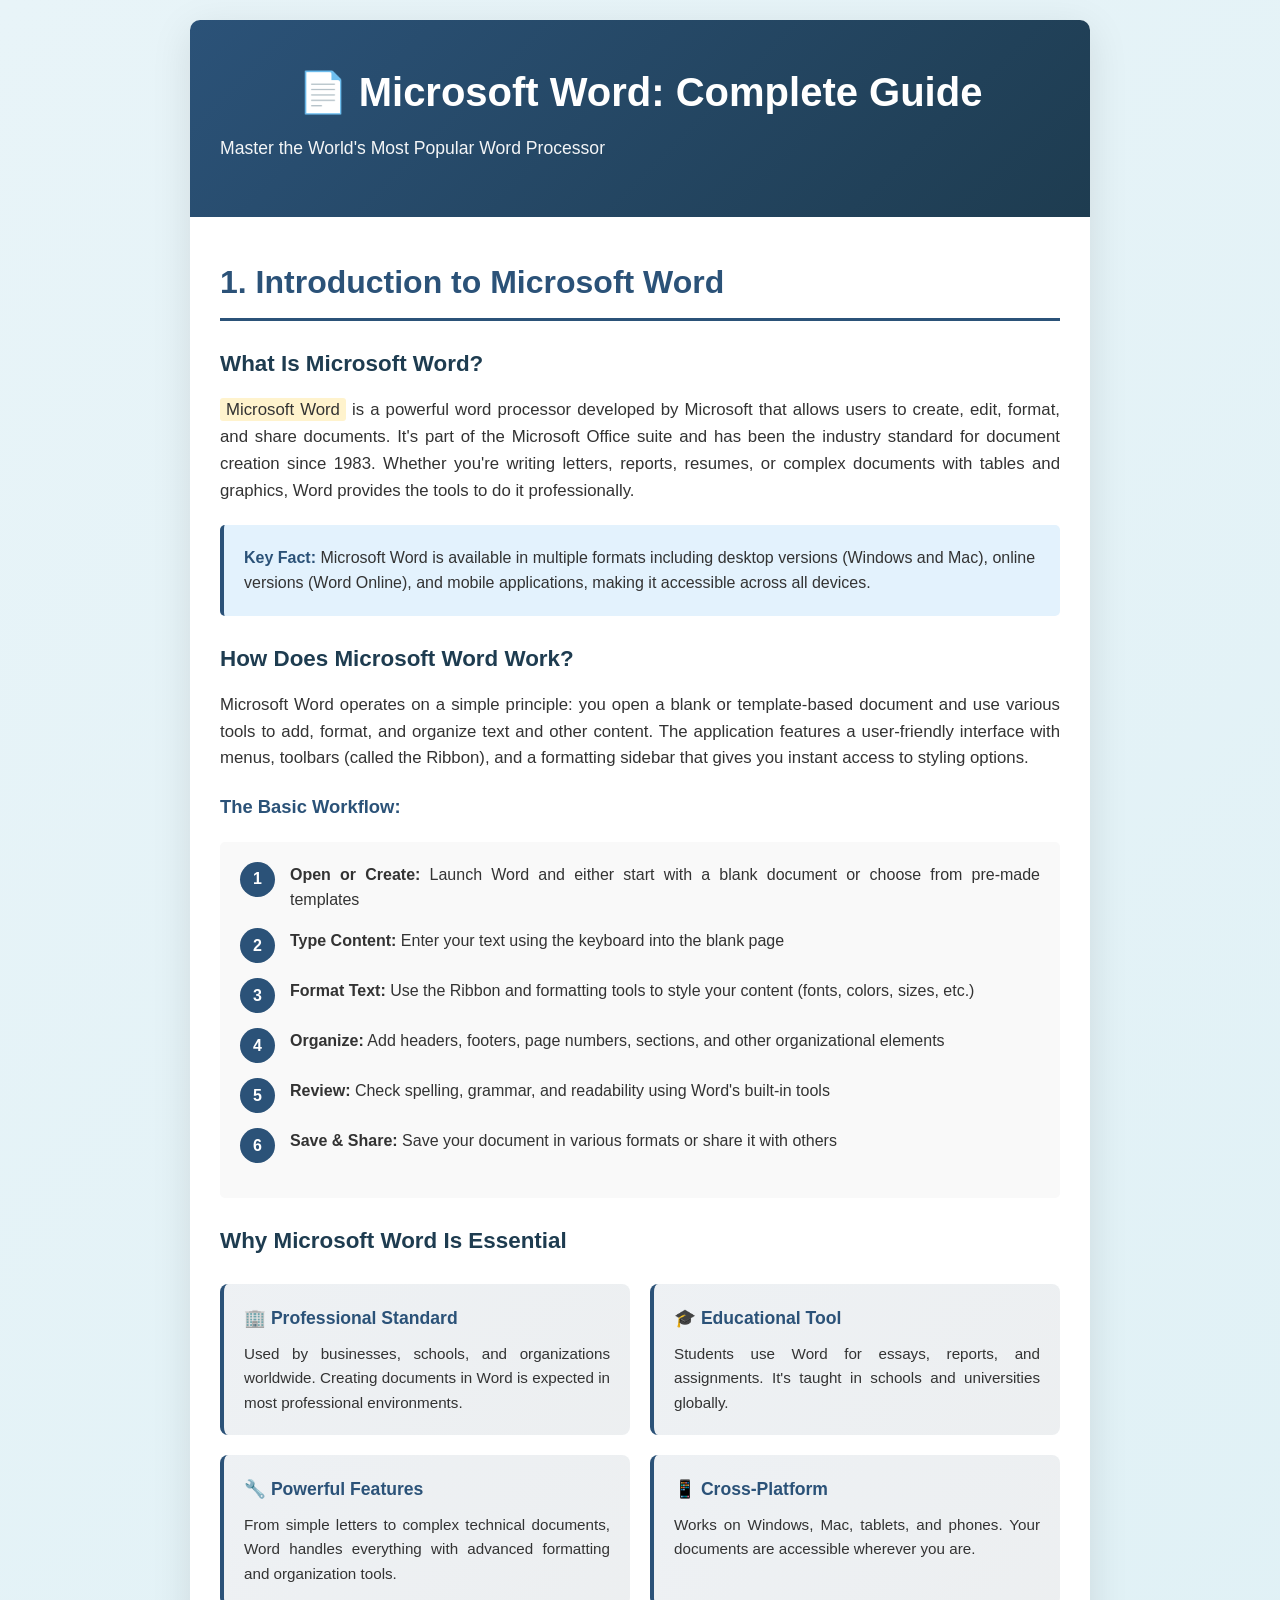
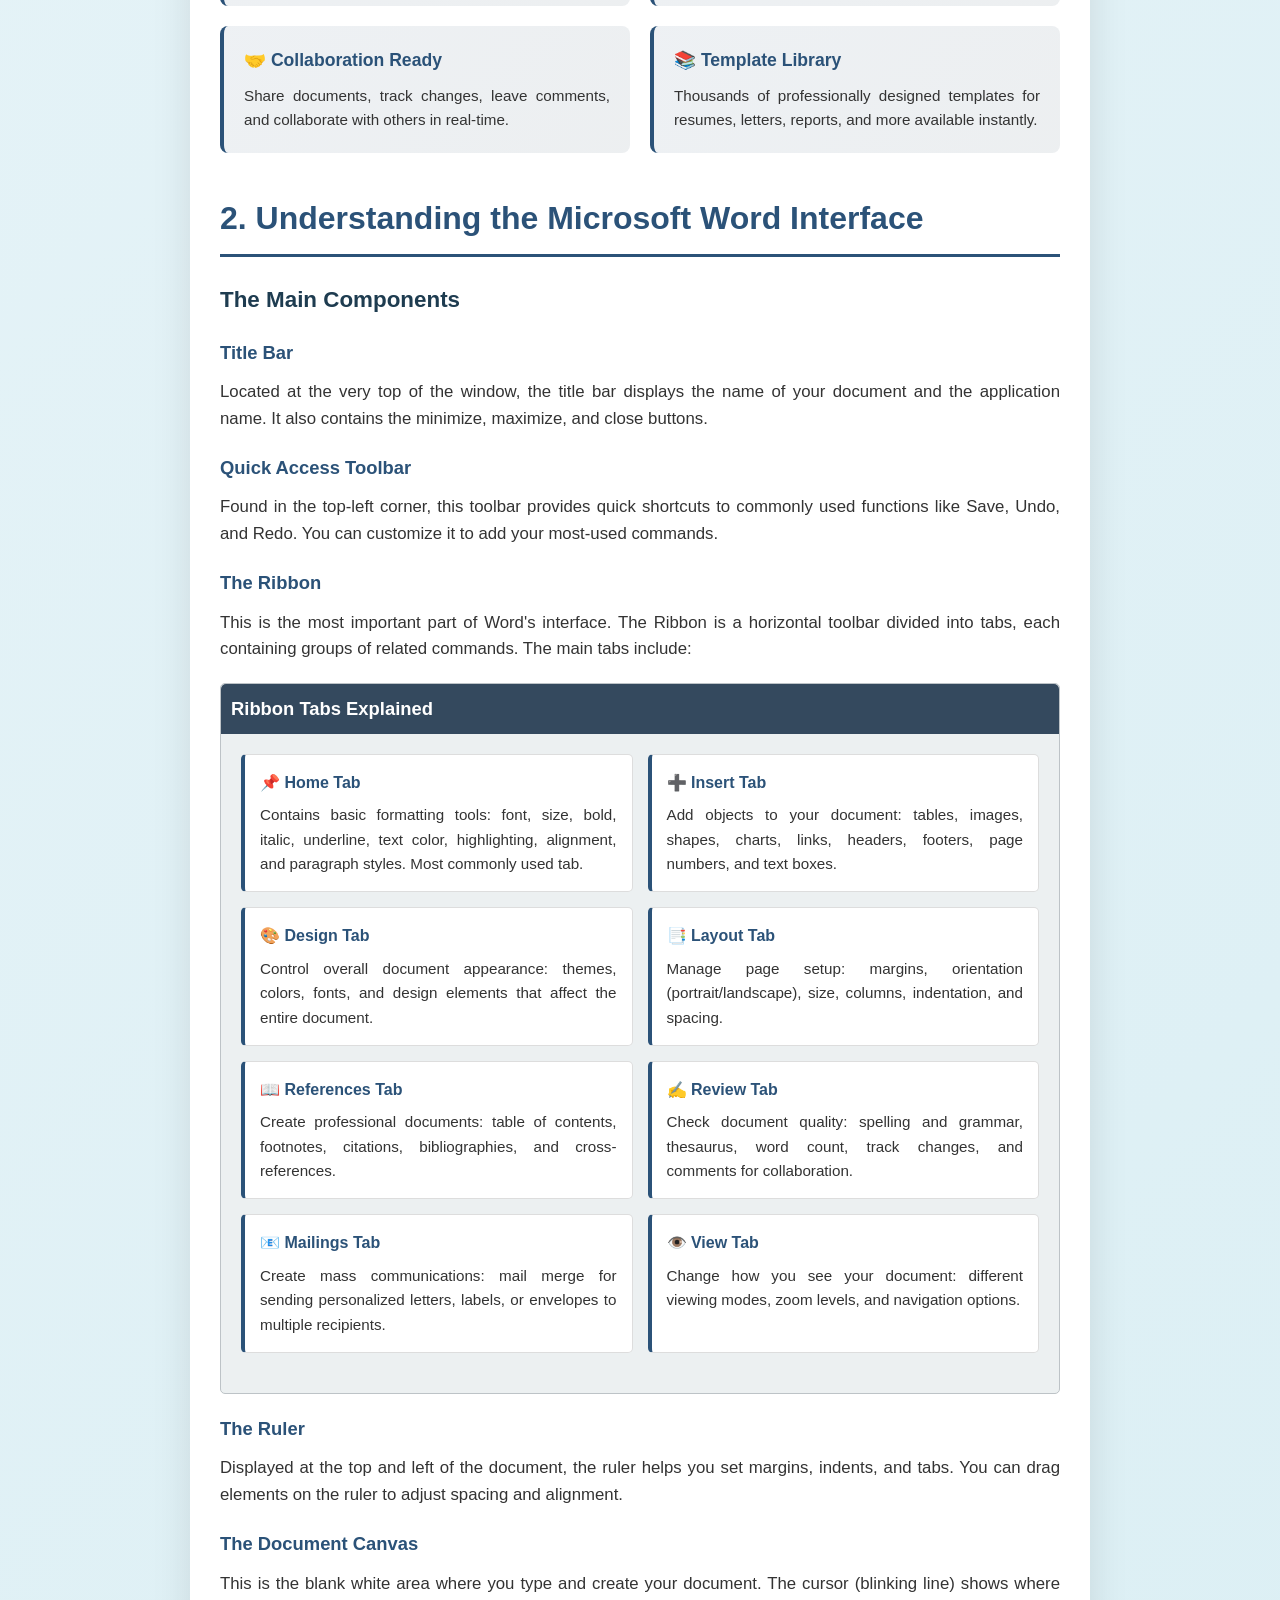
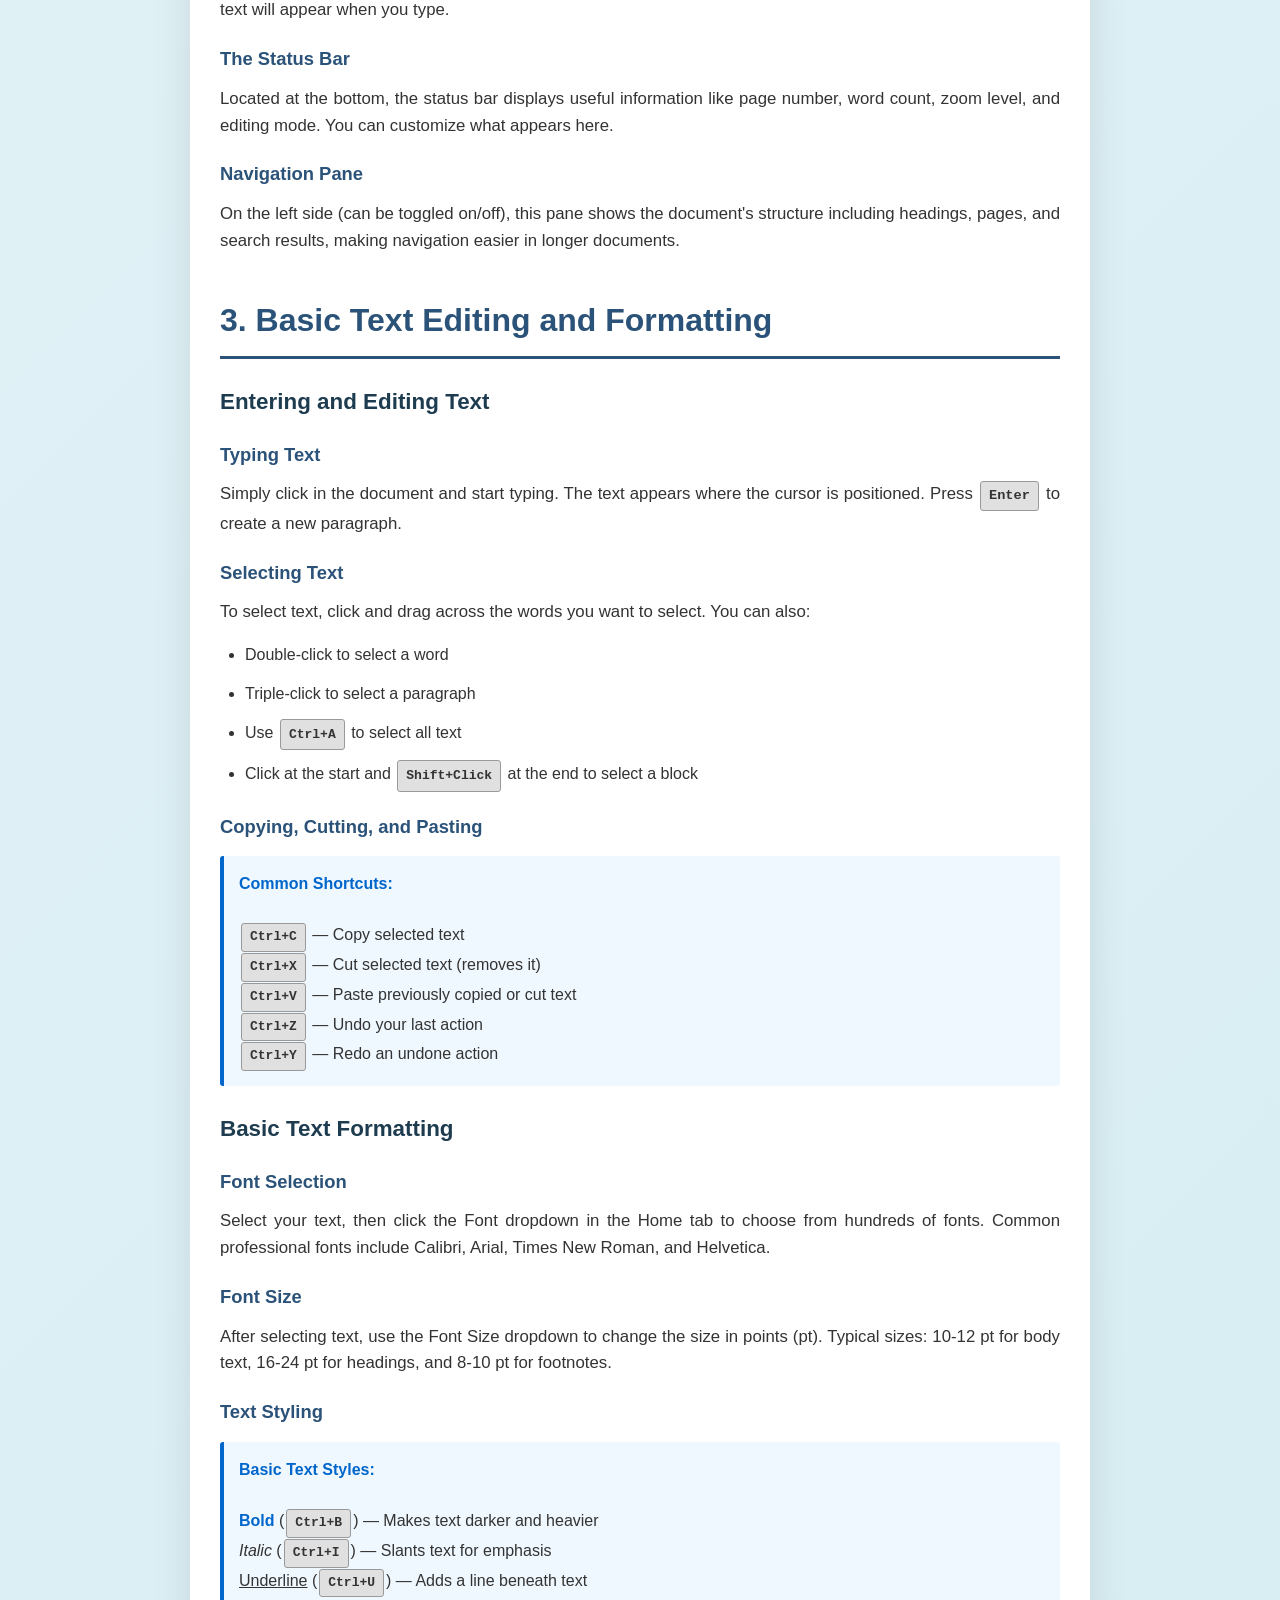
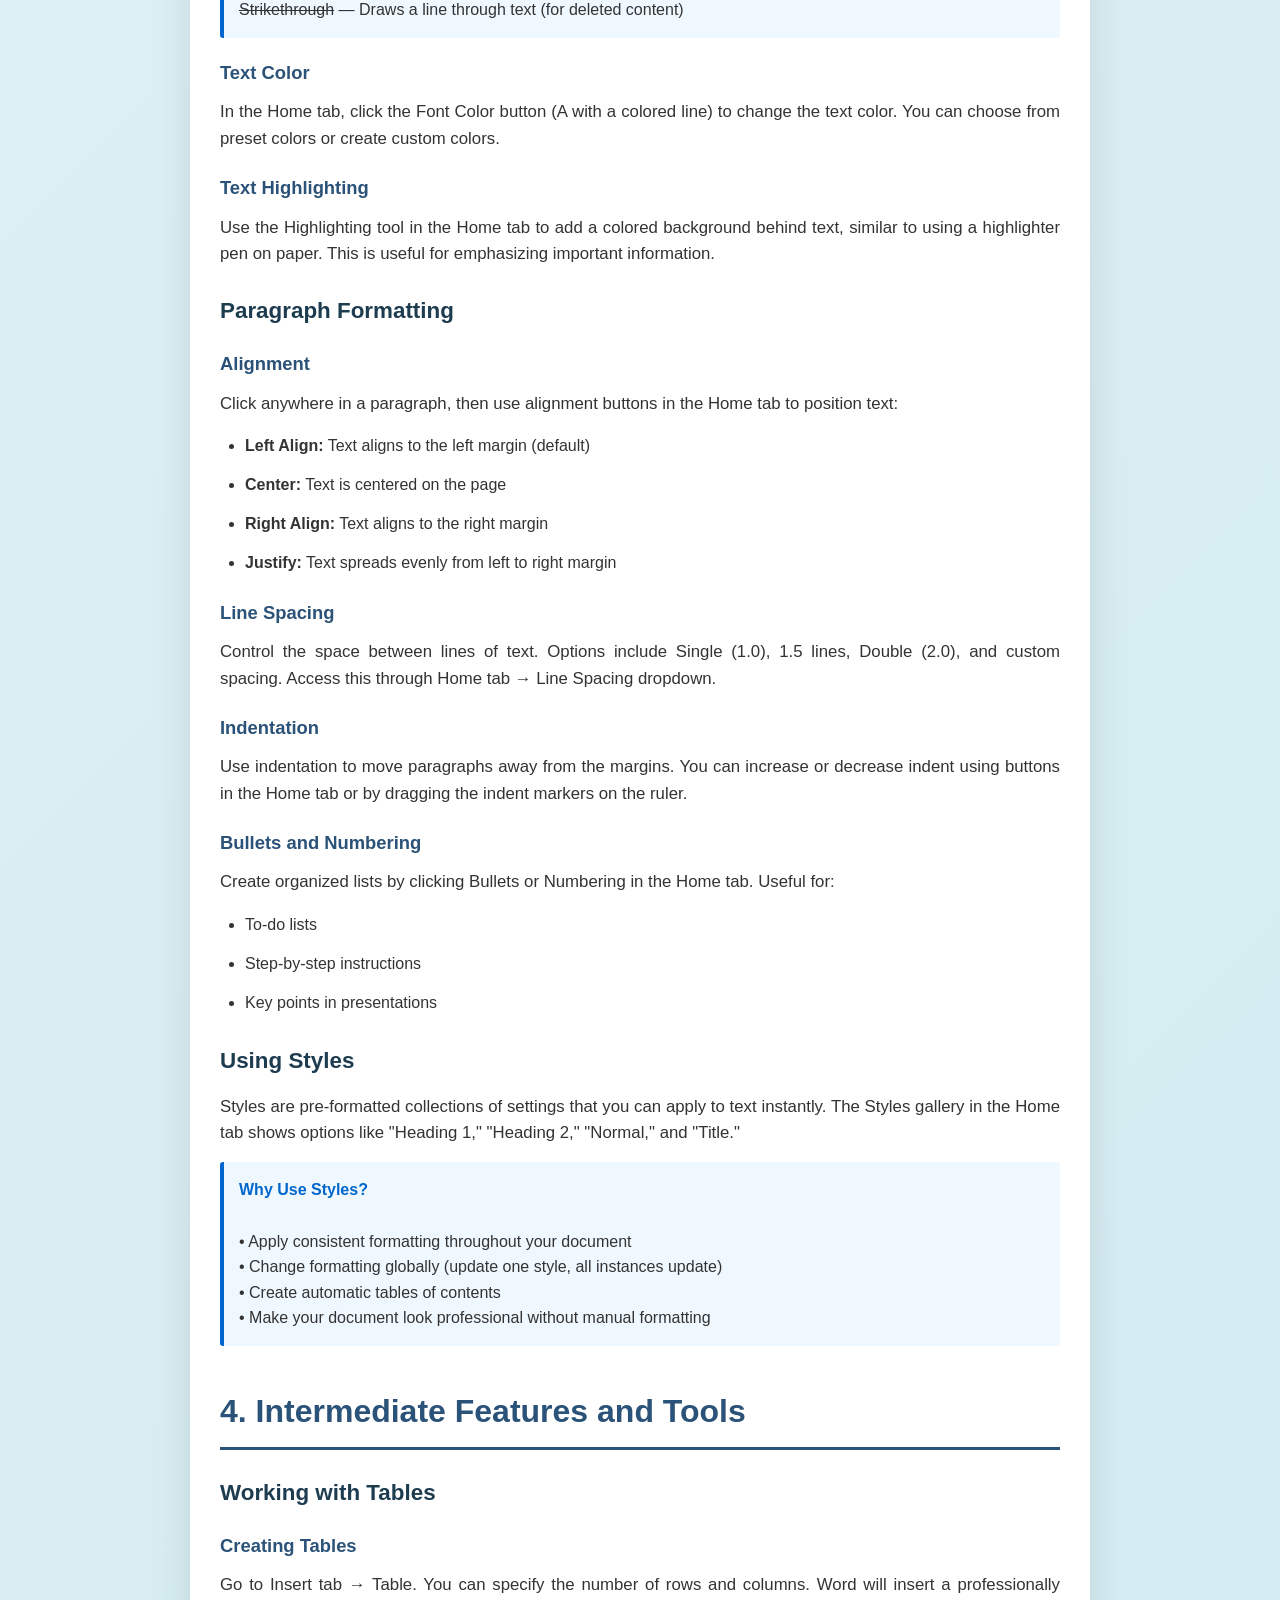
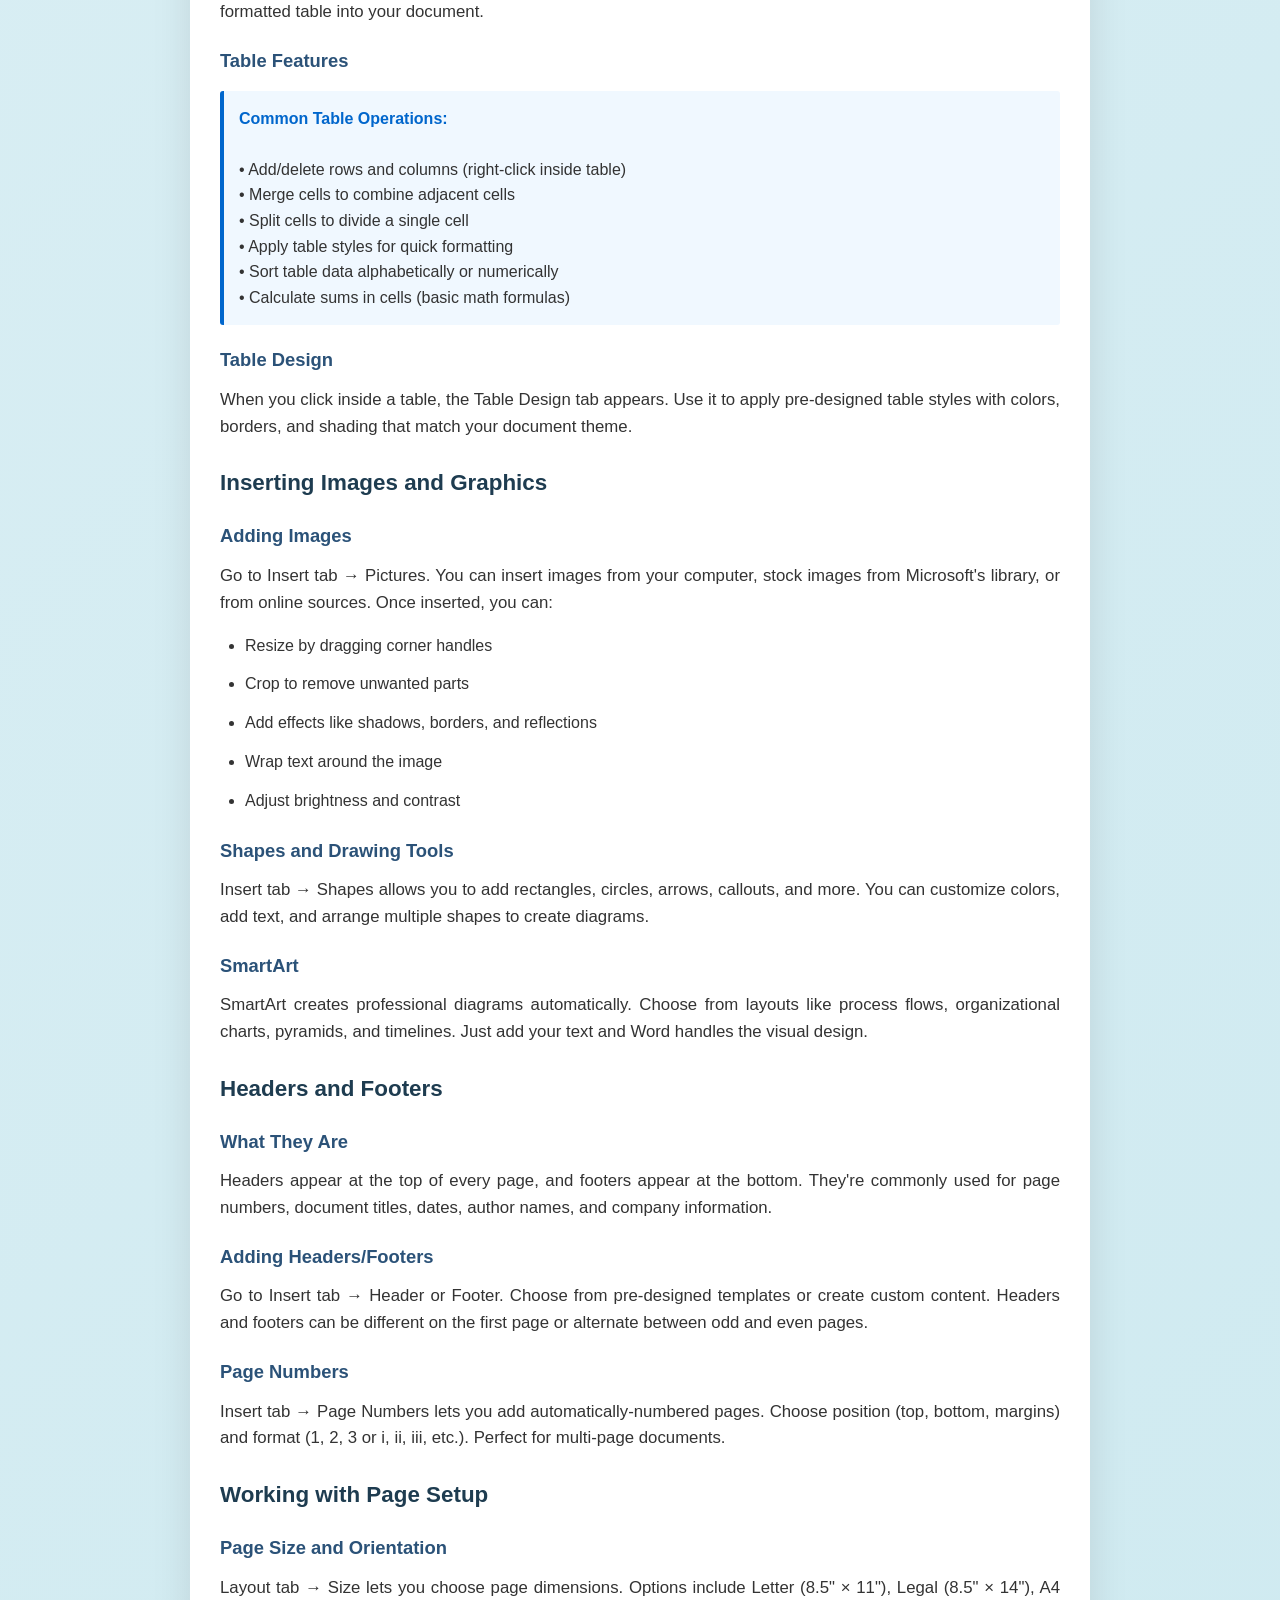
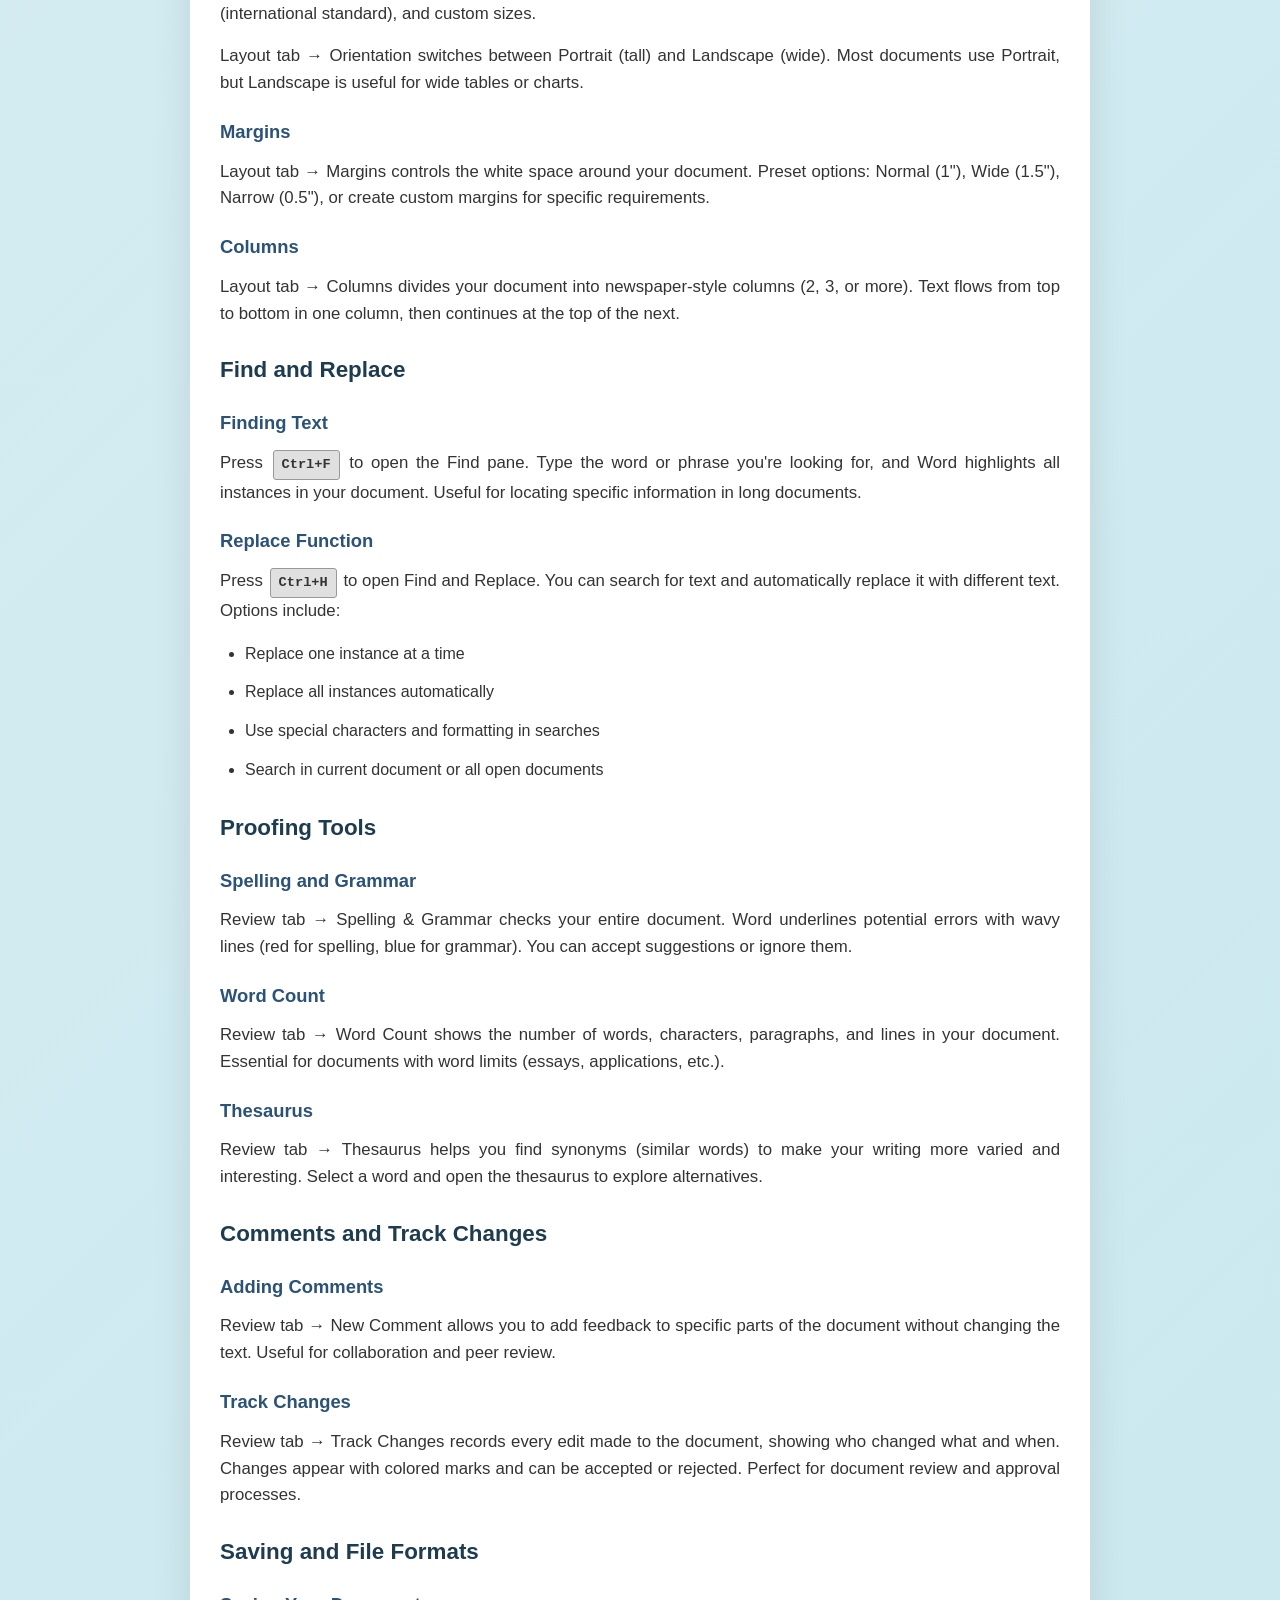
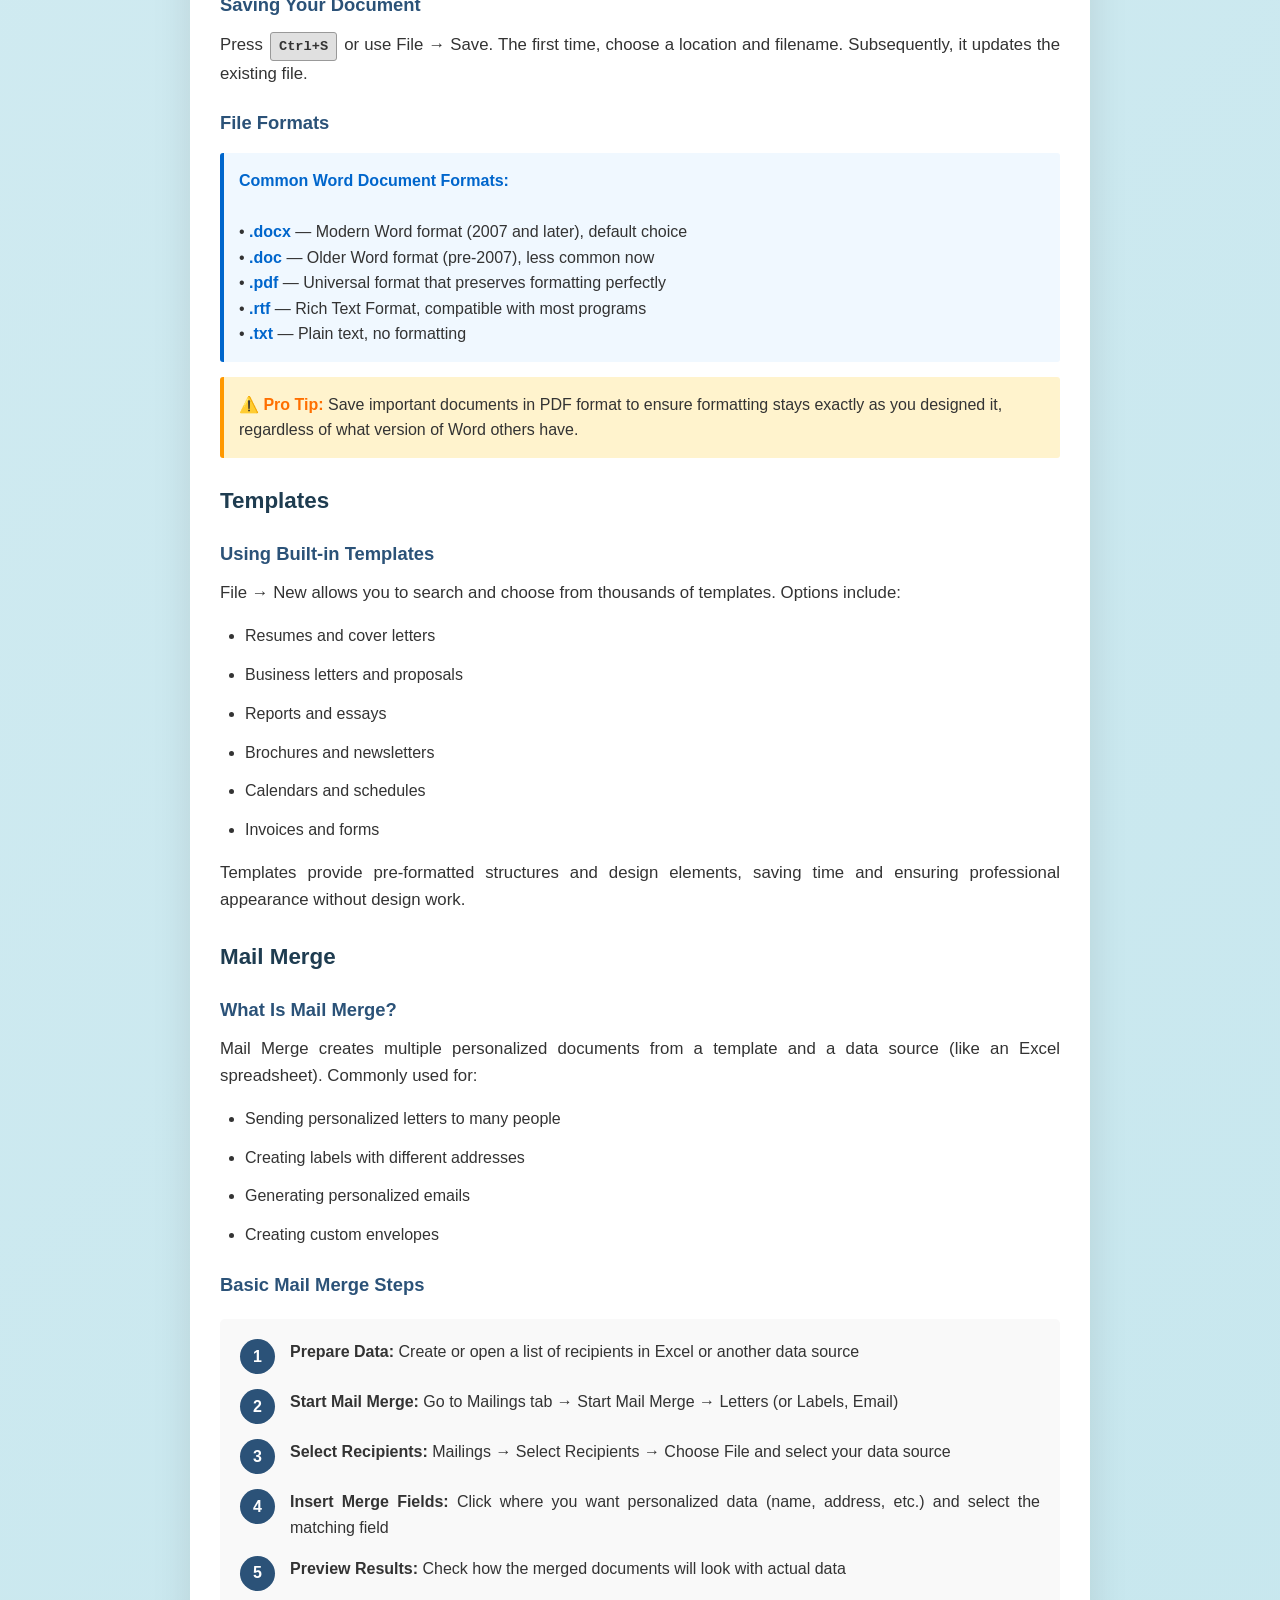
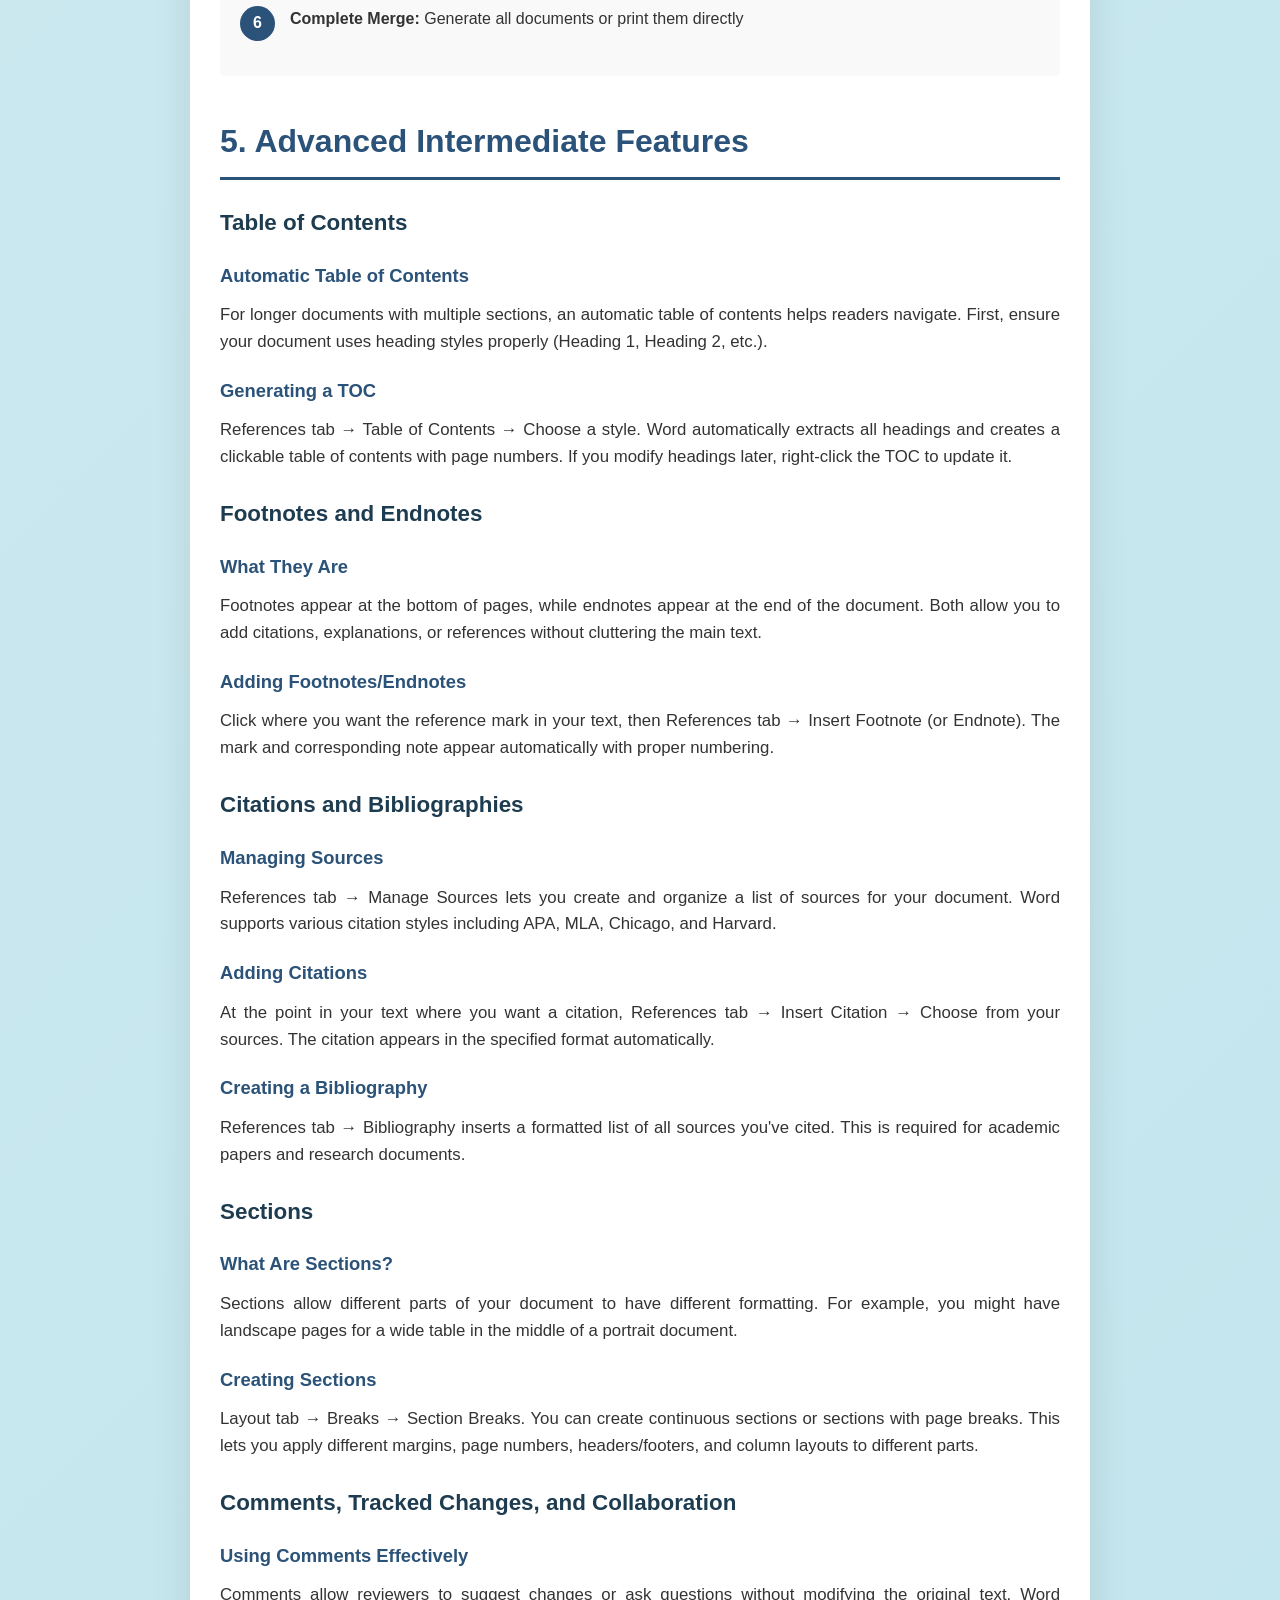
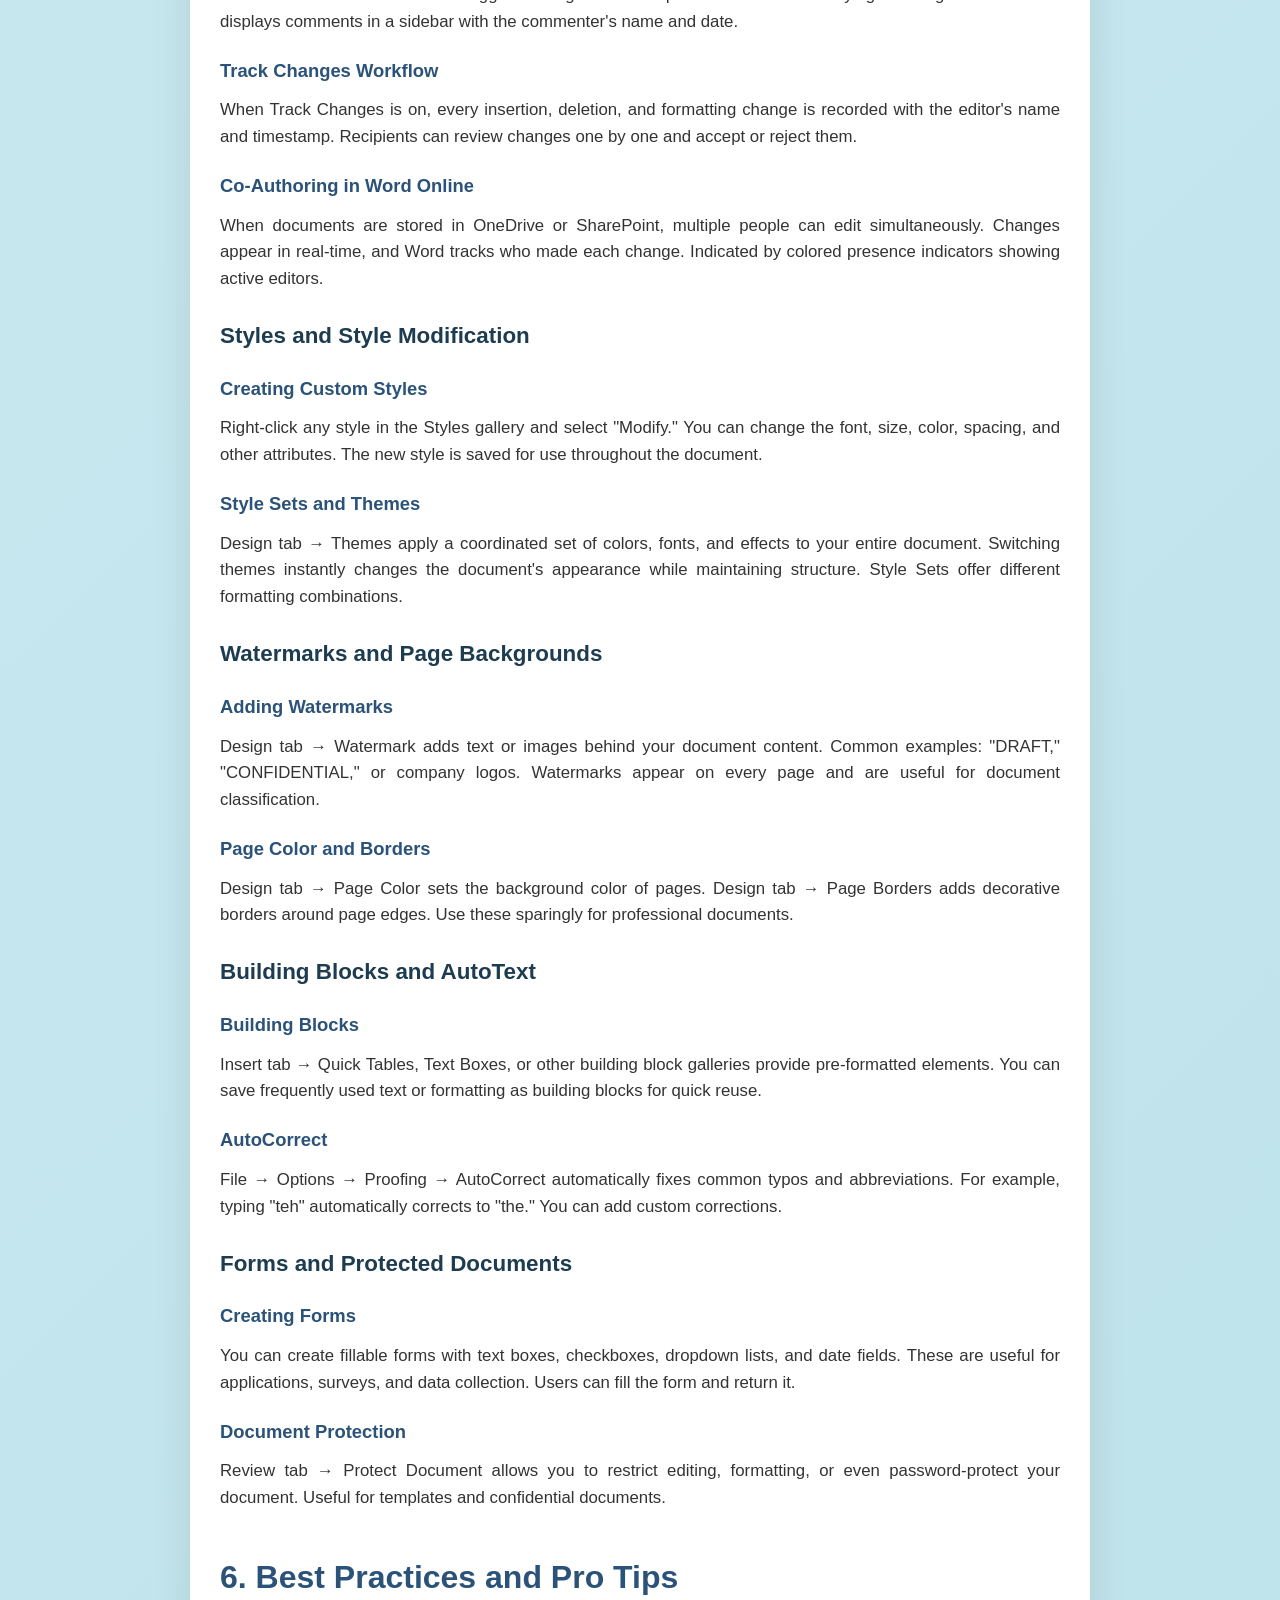
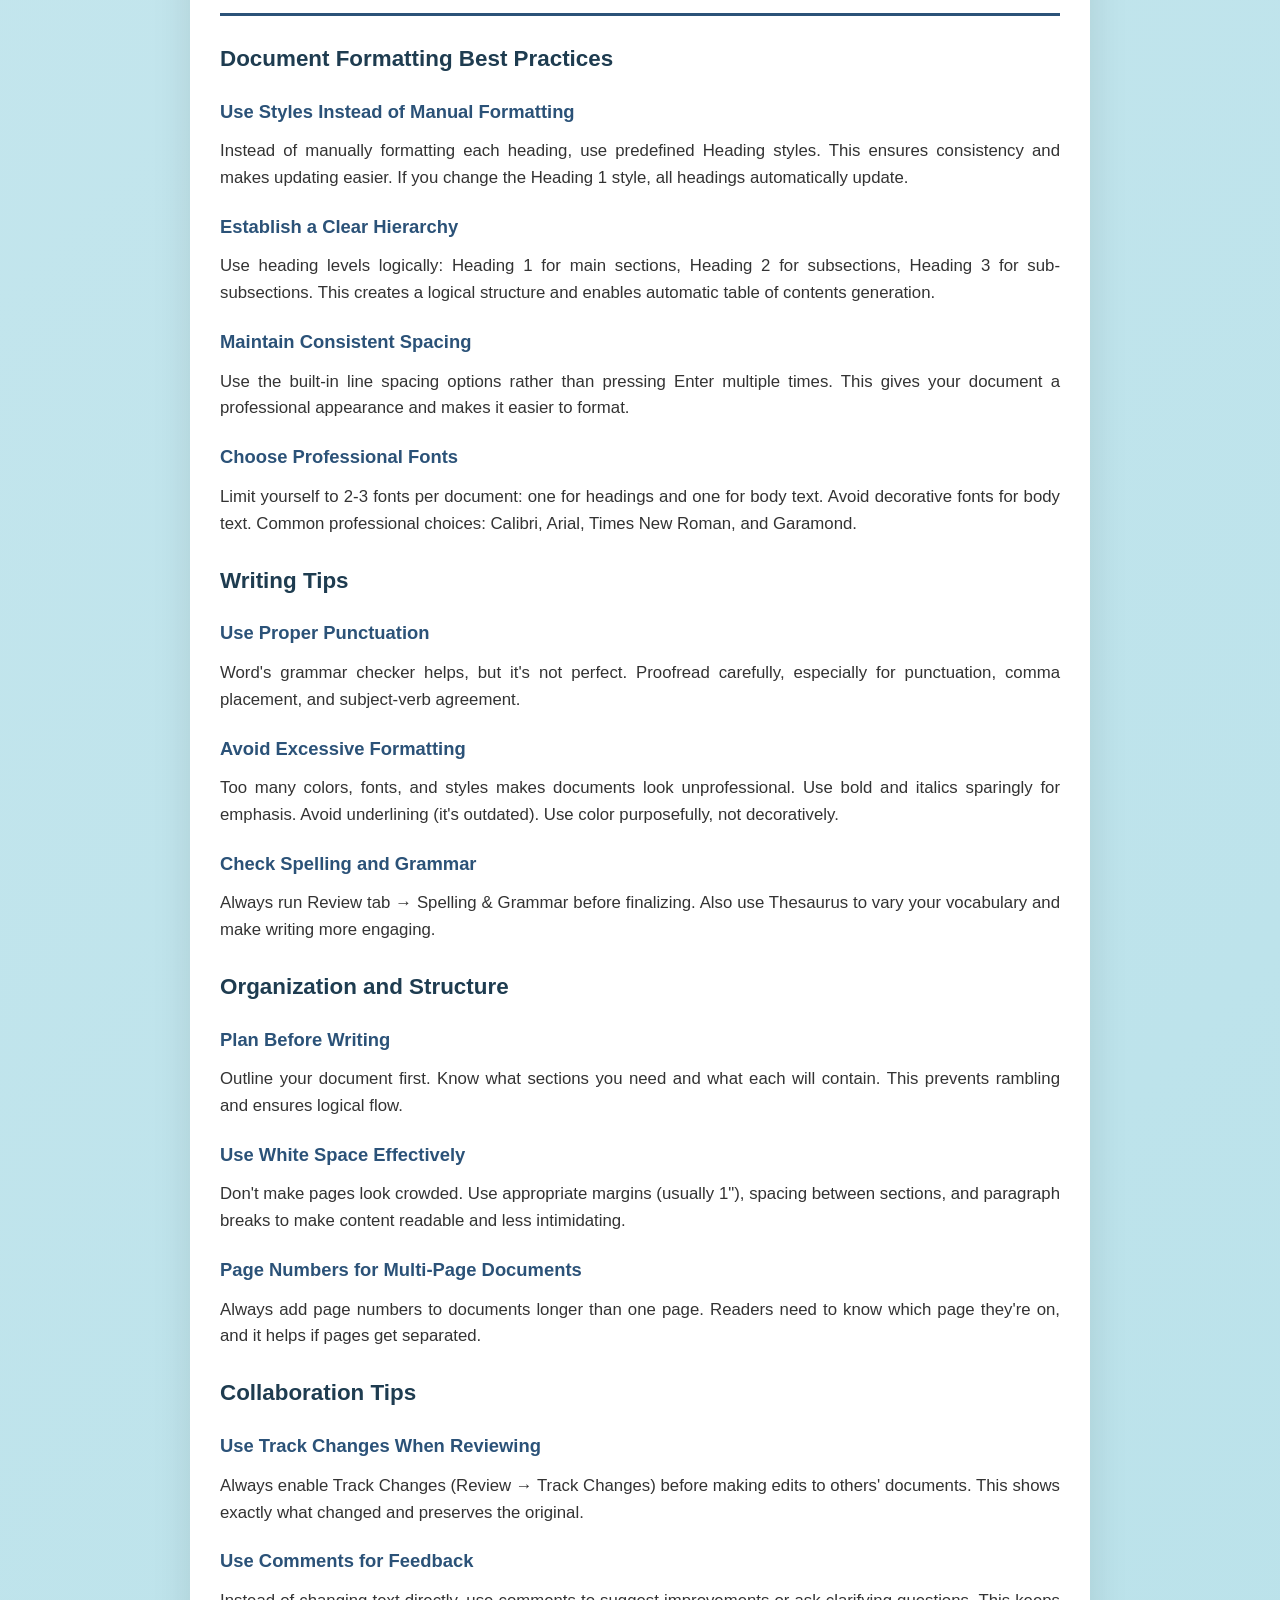
<file: study-guides/ms-word-basics.html>
<!DOCTYPE html>
<html lang="en">
<head>
    <meta charset="UTF-8">
    <meta name="viewport" content="width=device-width, initial-scale=1.0">
    <title>Microsoft Word: A Comprehensive Guide</title>
    <style>
        * {
            margin: 0;
            padding: 0;
            box-sizing: border-box;
        }

        body {
            font-family: 'Segoe UI', Tahoma, Geneva, Verdana, sans-serif;
            line-height: 1.6;
            color: #333;
            background: linear-gradient(135deg, #e8f4f8 0%, #b3dfe8 100%);
            min-height: 100vh;
            padding: 20px;
        }

        .container {
            max-width: 900px;
            margin: 0 auto;
            background: white;
            border-radius: 10px;
            box-shadow: 0 10px 40px rgba(0, 0, 0, 0.1);
            overflow: hidden;
        }

        header {
            background: linear-gradient(135deg, #2b5278 0%, #1e3c50 100%);
            color: white;
            padding: 40px 30px;
            text-align: center;
        }

        header h1 {
            font-size: 2.5em;
            margin-bottom: 10px;
            font-weight: 700;
        }

        header p {
            font-size: 1.1em;
            opacity: 0.95;
        }

        main {
            padding: 40px 30px;
        }

        section {
            margin-bottom: 40px;
        }

        h2 {
            color: #2b5278;
            font-size: 2em;
            margin-bottom: 20px;
            padding-bottom: 10px;
            border-bottom: 3px solid #2b5278;
        }

        h3 {
            color: #1e3c50;
            font-size: 1.4em;
            margin-top: 25px;
            margin-bottom: 15px;
        }

        h4 {
            color: #2b5278;
            font-size: 1.15em;
            margin-top: 20px;
            margin-bottom: 12px;
        }

        p {
            margin-bottom: 15px;
            text-align: justify;
            font-size: 1.05em;
        }

        .info-box {
            background: #e3f2fd;
            border-left: 4px solid #2b5278;
            padding: 20px;
            margin: 20px 0;
            border-radius: 5px;
        }

        .info-box strong {
            color: #2b5278;
        }

        .comparison-table {
            width: 100%;
            border-collapse: collapse;
            margin: 25px 0;
            background: white;
            box-shadow: 0 2px 10px rgba(0, 0, 0, 0.05);
        }

        .comparison-table th {
            background: #2b5278;
            color: white;
            padding: 15px;
            text-align: left;
            font-weight: 600;
        }

        .comparison-table td {
            padding: 12px 15px;
            border-bottom: 1px solid #e0e0e0;
        }

        .comparison-table tr:hover {
            background: #f9f9f9;
        }

        .code-block {
            background: #f5f5f5;
            color: #333;
            padding: 20px;
            border-radius: 5px;
            overflow-x: auto;
            margin: 20px 0;
            font-family: 'Courier New', monospace;
            font-size: 0.95em;
            line-height: 1.8;
            box-shadow: inset 0 2px 5px rgba(0, 0, 0, 0.05);
            white-space: pre-wrap;
            word-wrap: break-word;
            border-left: 4px solid #2b5278;
        }

        .feature-example {
            background: #f0f8ff;
            border-left: 4px solid #0066cc;
            padding: 15px;
            margin: 15px 0;
            border-radius: 3px;
        }

        .feature-example strong {
            color: #0066cc;
        }

        .benefits-grid {
            display: grid;
            grid-template-columns: 1fr 1fr;
            gap: 20px;
            margin: 25px 0;
        }

        .benefit-card {
            background: linear-gradient(135deg, #2b527815 0%, #1e3c5015 100%);
            padding: 20px;
            border-radius: 8px;
            border-left: 4px solid #2b5278;
        }

        .benefit-card h4 {
            color: #2b5278;
            margin-top: 0;
            margin-bottom: 10px;
            font-size: 1.1em;
        }

        .benefit-card p {
            font-size: 0.95em;
            margin-bottom: 0;
        }

        ul, ol {
            margin-left: 25px;
            margin-bottom: 15px;
        }

        li {
            margin-bottom: 10px;
            line-height: 1.8;
        }

        .highlight {
            background: #fff3cd;
            padding: 2px 6px;
            border-radius: 3px;
            font-weight: 500;
        }

        .ribbon-section {
            background: #ecf0f1;
            border: 1px solid #bdc3c7;
            padding: 20px;
            margin: 20px 0;
            border-radius: 5px;
        }

        .ribbon-section h4 {
            background: #34495e;
            color: white;
            padding: 10px;
            margin: -20px -20px 15px -20px;
            border-radius: 5px 5px 0 0;
        }

        .feature-list {
            display: grid;
            grid-template-columns: 1fr 1fr;
            gap: 15px;
            margin: 20px 0;
        }

        .feature-item {
            background: #ffffff;
            border: 1px solid #ddd;
            padding: 15px;
            border-radius: 5px;
            border-left: 4px solid #2b5278;
        }

        .feature-item strong {
            color: #2b5278;
            display: block;
            margin-bottom: 8px;
        }

        .feature-item p {
            font-size: 0.95em;
            margin-bottom: 0;
        }

        .step-by-step {
            background: #f9f9f9;
            padding: 20px;
            border-radius: 5px;
            margin: 20px 0;
        }

        .step {
            display: flex;
            margin-bottom: 15px;
            align-items: flex-start;
        }

        .step-number {
            background: #2b5278;
            color: white;
            width: 35px;
            height: 35px;
            border-radius: 50%;
            display: flex;
            align-items: center;
            justify-content: center;
            font-weight: bold;
            margin-right: 15px;
            flex-shrink: 0;
        }

        .step-content p {
            margin-bottom: 0;
            font-size: 1em;
        }

        footer {
            background: #f5f7fa;
            padding: 20px 30px;
            text-align: center;
            color: #666;
            border-top: 2px solid #e0e0e0;
            font-size: 0.9em;
        }

        .keyboard-shortcut {
            display: inline-block;
            background: #e0e0e0;
            border: 1px solid #999;
            padding: 3px 8px;
            border-radius: 3px;
            font-family: monospace;
            font-weight: bold;
            margin: 0 2px;
        }

        .warning-box {
            background: #fff3cd;
            border-left: 4px solid #ff9800;
            padding: 15px;
            margin: 15px 0;
            border-radius: 3px;
        }

        .warning-box strong {
            color: #ff6f00;
        }

        @media (max-width: 768px) {
            .benefits-grid {
                grid-template-columns: 1fr;
            }

            .feature-list {
                grid-template-columns: 1fr;
            }

            header h1 {
                font-size: 1.8em;
            }

            h2 {
                font-size: 1.5em;
            }

            main {
                padding: 20px 15px;
            }
        }
    </style>
</head>
<body>
    <div class="container">
        <header>
            <h1>📄 Microsoft Word: Complete Guide</h1>
            <p>Master the World's Most Popular Word Processor</p>
        </header>

        <main>
            <!-- Section 1: Introduction -->
            <section id="introduction">
                <h2>1. Introduction to Microsoft Word</h2>

                <h3>What Is Microsoft Word?</h3>
                <p><span class="highlight">Microsoft Word</span> is a powerful word processor developed by Microsoft that allows users to create, edit, format, and share documents. It's part of the Microsoft Office suite and has been the industry standard for document creation since 1983. Whether you're writing letters, reports, resumes, or complex documents with tables and graphics, Word provides the tools to do it professionally.</p>

                <div class="info-box">
                    <strong>Key Fact:</strong> Microsoft Word is available in multiple formats including desktop versions (Windows and Mac), online versions (Word Online), and mobile applications, making it accessible across all devices.
                </div>

                <h3>How Does Microsoft Word Work?</h3>
                <p>Microsoft Word operates on a simple principle: you open a blank or template-based document and use various tools to add, format, and organize text and other content. The application features a user-friendly interface with menus, toolbars (called the Ribbon), and a formatting sidebar that gives you instant access to styling options.</p>

                <h4>The Basic Workflow:</h4>
                <div class="step-by-step">
                    <div class="step">
                        <div class="step-number">1</div>
                        <div class="step-content">
                            <p><strong>Open or Create:</strong> Launch Word and either start with a blank document or choose from pre-made templates</p>
                        </div>
                    </div>
                    <div class="step">
                        <div class="step-number">2</div>
                        <div class="step-content">
                            <p><strong>Type Content:</strong> Enter your text using the keyboard into the blank page</p>
                        </div>
                    </div>
                    <div class="step">
                        <div class="step-number">3</div>
                        <div class="step-content">
                            <p><strong>Format Text:</strong> Use the Ribbon and formatting tools to style your content (fonts, colors, sizes, etc.)</p>
                        </div>
                    </div>
                    <div class="step">
                        <div class="step-number">4</div>
                        <div class="step-content">
                            <p><strong>Organize:</strong> Add headers, footers, page numbers, sections, and other organizational elements</p>
                        </div>
                    </div>
                    <div class="step">
                        <div class="step-number">5</div>
                        <div class="step-content">
                            <p><strong>Review:</strong> Check spelling, grammar, and readability using Word's built-in tools</p>
                        </div>
                    </div>
                    <div class="step">
                        <div class="step-number">6</div>
                        <div class="step-content">
                            <p><strong>Save & Share:</strong> Save your document in various formats or share it with others</p>
                        </div>
                    </div>
                </div>

                <h3>Why Microsoft Word Is Essential</h3>
                <div class="benefits-grid">
                    <div class="benefit-card">
                        <h4>🏢 Professional Standard</h4>
                        <p>Used by businesses, schools, and organizations worldwide. Creating documents in Word is expected in most professional environments.</p>
                    </div>

                    <div class="benefit-card">
                        <h4>🎓 Educational Tool</h4>
                        <p>Students use Word for essays, reports, and assignments. It's taught in schools and universities globally.</p>
                    </div>

                    <div class="benefit-card">
                        <h4>🔧 Powerful Features</h4>
                        <p>From simple letters to complex technical documents, Word handles everything with advanced formatting and organization tools.</p>
                    </div>

                    <div class="benefit-card">
                        <h4>📱 Cross-Platform</h4>
                        <p>Works on Windows, Mac, tablets, and phones. Your documents are accessible wherever you are.</p>
                    </div>

                    <div class="benefit-card">
                        <h4>🤝 Collaboration Ready</h4>
                        <p>Share documents, track changes, leave comments, and collaborate with others in real-time.</p>
                    </div>

                    <div class="benefit-card">
                        <h4>📚 Template Library</h4>
                        <p>Thousands of professionally designed templates for resumes, letters, reports, and more available instantly.</p>
                    </div>
                </div>
            </section>

            <!-- Section 2: The Word Interface -->
            <section id="interface">
                <h2>2. Understanding the Microsoft Word Interface</h2>

                <h3>The Main Components</h3>

                <h4>Title Bar</h4>
                <p>Located at the very top of the window, the title bar displays the name of your document and the application name. It also contains the minimize, maximize, and close buttons.</p>

                <h4>Quick Access Toolbar</h4>
                <p>Found in the top-left corner, this toolbar provides quick shortcuts to commonly used functions like Save, Undo, and Redo. You can customize it to add your most-used commands.</p>

                <h4>The Ribbon</h4>
                <p>This is the most important part of Word's interface. The Ribbon is a horizontal toolbar divided into tabs, each containing groups of related commands. The main tabs include:</p>

                <div class="ribbon-section">
                    <h4>Ribbon Tabs Explained</h4>
                    <div class="feature-list">
                        <div class="feature-item">
                            <strong>📌 Home Tab</strong>
                            <p>Contains basic formatting tools: font, size, bold, italic, underline, text color, highlighting, alignment, and paragraph styles. Most commonly used tab.</p>
                        </div>

                        <div class="feature-item">
                            <strong>➕ Insert Tab</strong>
                            <p>Add objects to your document: tables, images, shapes, charts, links, headers, footers, page numbers, and text boxes.</p>
                        </div>

                        <div class="feature-item">
                            <strong>🎨 Design Tab</strong>
                            <p>Control overall document appearance: themes, colors, fonts, and design elements that affect the entire document.</p>
                        </div>

                        <div class="feature-item">
                            <strong>📑 Layout Tab</strong>
                            <p>Manage page setup: margins, orientation (portrait/landscape), size, columns, indentation, and spacing.</p>
                        </div>

                        <div class="feature-item">
                            <strong>📖 References Tab</strong>
                            <p>Create professional documents: table of contents, footnotes, citations, bibliographies, and cross-references.</p>
                        </div>

                        <div class="feature-item">
                            <strong>✍️ Review Tab</strong>
                            <p>Check document quality: spelling and grammar, thesaurus, word count, track changes, and comments for collaboration.</p>
                        </div>

                        <div class="feature-item">
                            <strong>📧 Mailings Tab</strong>
                            <p>Create mass communications: mail merge for sending personalized letters, labels, or envelopes to multiple recipients.</p>
                        </div>

                        <div class="feature-item">
                            <strong>👁️ View Tab</strong>
                            <p>Change how you see your document: different viewing modes, zoom levels, and navigation options.</p>
                        </div>
                    </div>
                </div>

                <h4>The Ruler</h4>
                <p>Displayed at the top and left of the document, the ruler helps you set margins, indents, and tabs. You can drag elements on the ruler to adjust spacing and alignment.</p>

                <h4>The Document Canvas</h4>
                <p>This is the blank white area where you type and create your document. The cursor (blinking line) shows where text will appear when you type.</p>

                <h4>The Status Bar</h4>
                <p>Located at the bottom, the status bar displays useful information like page number, word count, zoom level, and editing mode. You can customize what appears here.</p>

                <h4>Navigation Pane</h4>
                <p>On the left side (can be toggled on/off), this pane shows the document's structure including headings, pages, and search results, making navigation easier in longer documents.</p>
            </section>

            <!-- Section 3: Basic Functionality -->
            <section id="basic-functionality">
                <h2>3. Basic Text Editing and Formatting</h2>

                <h3>Entering and Editing Text</h3>

                <h4>Typing Text</h4>
                <p>Simply click in the document and start typing. The text appears where the cursor is positioned. Press <span class="keyboard-shortcut">Enter</span> to create a new paragraph.</p>

                <h4>Selecting Text</h4>
                <p>To select text, click and drag across the words you want to select. You can also:</p>
                <ul>
                    <li>Double-click to select a word</li>
                    <li>Triple-click to select a paragraph</li>
                    <li>Use <span class="keyboard-shortcut">Ctrl+A</span> to select all text</li>
                    <li>Click at the start and <span class="keyboard-shortcut">Shift+Click</span> at the end to select a block</li>
                </ul>

                <h4>Copying, Cutting, and Pasting</h4>
                <div class="feature-example">
                    <strong>Common Shortcuts:</strong><br><br>
                    <span class="keyboard-shortcut">Ctrl+C</span> — Copy selected text<br>
                    <span class="keyboard-shortcut">Ctrl+X</span> — Cut selected text (removes it)<br>
                    <span class="keyboard-shortcut">Ctrl+V</span> — Paste previously copied or cut text<br>
                    <span class="keyboard-shortcut">Ctrl+Z</span> — Undo your last action<br>
                    <span class="keyboard-shortcut">Ctrl+Y</span> — Redo an undone action
                </div>

                <h3>Basic Text Formatting</h3>

                <h4>Font Selection</h4>
                <p>Select your text, then click the Font dropdown in the Home tab to choose from hundreds of fonts. Common professional fonts include Calibri, Arial, Times New Roman, and Helvetica.</p>

                <h4>Font Size</h4>
                <p>After selecting text, use the Font Size dropdown to change the size in points (pt). Typical sizes: 10-12 pt for body text, 16-24 pt for headings, and 8-10 pt for footnotes.</p>

                <h4>Text Styling</h4>
                <div class="feature-example">
                    <strong>Basic Text Styles:</strong><br><br>
                    <strong>Bold</strong> (<span class="keyboard-shortcut">Ctrl+B</span>) — Makes text darker and heavier<br>
                    <em>Italic</em> (<span class="keyboard-shortcut">Ctrl+I</span>) — Slants text for emphasis<br>
                    <u>Underline</u> (<span class="keyboard-shortcut">Ctrl+U</span>) — Adds a line beneath text<br>
                    <s>Strikethrough</s> — Draws a line through text (for deleted content)
                </div>

                <h4>Text Color</h4>
                <p>In the Home tab, click the Font Color button (A with a colored line) to change the text color. You can choose from preset colors or create custom colors.</p>

                <h4>Text Highlighting</h4>
                <p>Use the Highlighting tool in the Home tab to add a colored background behind text, similar to using a highlighter pen on paper. This is useful for emphasizing important information.</p>

                <h3>Paragraph Formatting</h3>

                <h4>Alignment</h4>
                <p>Click anywhere in a paragraph, then use alignment buttons in the Home tab to position text:</p>
                <ul>
                    <li><strong>Left Align:</strong> Text aligns to the left margin (default)</li>
                    <li><strong>Center:</strong> Text is centered on the page</li>
                    <li><strong>Right Align:</strong> Text aligns to the right margin</li>
                    <li><strong>Justify:</strong> Text spreads evenly from left to right margin</li>
                </ul>

                <h4>Line Spacing</h4>
                <p>Control the space between lines of text. Options include Single (1.0), 1.5 lines, Double (2.0), and custom spacing. Access this through Home tab → Line Spacing dropdown.</p>

                <h4>Indentation</h4>
                <p>Use indentation to move paragraphs away from the margins. You can increase or decrease indent using buttons in the Home tab or by dragging the indent markers on the ruler.</p>

                <h4>Bullets and Numbering</h4>
                <p>Create organized lists by clicking Bullets or Numbering in the Home tab. Useful for:</p>
                <ul>
                    <li>To-do lists</li>
                    <li>Step-by-step instructions</li>
                    <li>Key points in presentations</li>
                </ul>

                <h3>Using Styles</h3>
                <p>Styles are pre-formatted collections of settings that you can apply to text instantly. The Styles gallery in the Home tab shows options like "Heading 1," "Heading 2," "Normal," and "Title."</p>

                <div class="feature-example">
                    <strong>Why Use Styles?</strong><br><br>
                    • Apply consistent formatting throughout your document<br>
                    • Change formatting globally (update one style, all instances update)<br>
                    • Create automatic tables of contents<br>
                    • Make your document look professional without manual formatting
                </div>
            </section>

            <!-- Section 4: Intermediate Features -->
            <section id="intermediate-features">
                <h2>4. Intermediate Features and Tools</h2>

                <h3>Working with Tables</h3>

                <h4>Creating Tables</h4>
                <p>Go to Insert tab → Table. You can specify the number of rows and columns. Word will insert a professionally formatted table into your document.</p>

                <h4>Table Features</h4>
                <div class="feature-example">
                    <strong>Common Table Operations:</strong><br><br>
                    • Add/delete rows and columns (right-click inside table)<br>
                    • Merge cells to combine adjacent cells<br>
                    • Split cells to divide a single cell<br>
                    • Apply table styles for quick formatting<br>
                    • Sort table data alphabetically or numerically<br>
                    • Calculate sums in cells (basic math formulas)
                </div>

                <h4>Table Design</h4>
                <p>When you click inside a table, the Table Design tab appears. Use it to apply pre-designed table styles with colors, borders, and shading that match your document theme.</p>

                <h3>Inserting Images and Graphics</h3>

                <h4>Adding Images</h4>
                <p>Go to Insert tab → Pictures. You can insert images from your computer, stock images from Microsoft's library, or from online sources. Once inserted, you can:</p>
                <ul>
                    <li>Resize by dragging corner handles</li>
                    <li>Crop to remove unwanted parts</li>
                    <li>Add effects like shadows, borders, and reflections</li>
                    <li>Wrap text around the image</li>
                    <li>Adjust brightness and contrast</li>
                </ul>

                <h4>Shapes and Drawing Tools</h4>
                <p>Insert tab → Shapes allows you to add rectangles, circles, arrows, callouts, and more. You can customize colors, add text, and arrange multiple shapes to create diagrams.</p>

                <h4>SmartArt</h4>
                <p>SmartArt creates professional diagrams automatically. Choose from layouts like process flows, organizational charts, pyramids, and timelines. Just add your text and Word handles the visual design.</p>

                <h3>Headers and Footers</h3>

                <h4>What They Are</h4>
                <p>Headers appear at the top of every page, and footers appear at the bottom. They're commonly used for page numbers, document titles, dates, author names, and company information.</p>

                <h4>Adding Headers/Footers</h4>
                <p>Go to Insert tab → Header or Footer. Choose from pre-designed templates or create custom content. Headers and footers can be different on the first page or alternate between odd and even pages.</p>

                <h4>Page Numbers</h4>
                <p>Insert tab → Page Numbers lets you add automatically-numbered pages. Choose position (top, bottom, margins) and format (1, 2, 3 or i, ii, iii, etc.). Perfect for multi-page documents.</p>

                <h3>Working with Page Setup</h3>

                <h4>Page Size and Orientation</h4>
                <p>Layout tab → Size lets you choose page dimensions. Options include Letter (8.5" × 11"), Legal (8.5" × 14"), A4 (international standard), and custom sizes.</p>

                <p>Layout tab → Orientation switches between Portrait (tall) and Landscape (wide). Most documents use Portrait, but Landscape is useful for wide tables or charts.</p>

                <h4>Margins</h4>
                <p>Layout tab → Margins controls the white space around your document. Preset options: Normal (1"), Wide (1.5"), Narrow (0.5"), or create custom margins for specific requirements.</p>

                <h4>Columns</h4>
                <p>Layout tab → Columns divides your document into newspaper-style columns (2, 3, or more). Text flows from top to bottom in one column, then continues at the top of the next.</p>

                <h3>Find and Replace</h3>

                <h4>Finding Text</h4>
                <p>Press <span class="keyboard-shortcut">Ctrl+F</span> to open the Find pane. Type the word or phrase you're looking for, and Word highlights all instances in your document. Useful for locating specific information in long documents.</p>

                <h4>Replace Function</h4>
                <p>Press <span class="keyboard-shortcut">Ctrl+H</span> to open Find and Replace. You can search for text and automatically replace it with different text. Options include:</p>
                <ul>
                    <li>Replace one instance at a time</li>
                    <li>Replace all instances automatically</li>
                    <li>Use special characters and formatting in searches</li>
                    <li>Search in current document or all open documents</li>
                </ul>

                <h3>Proofing Tools</h3>

                <h4>Spelling and Grammar</h4>
                <p>Review tab → Spelling & Grammar checks your entire document. Word underlines potential errors with wavy lines (red for spelling, blue for grammar). You can accept suggestions or ignore them.</p>

                <h4>Word Count</h4>
                <p>Review tab → Word Count shows the number of words, characters, paragraphs, and lines in your document. Essential for documents with word limits (essays, applications, etc.).</p>

                <h4>Thesaurus</h4>
                <p>Review tab → Thesaurus helps you find synonyms (similar words) to make your writing more varied and interesting. Select a word and open the thesaurus to explore alternatives.</p>

                <h3>Comments and Track Changes</h3>

                <h4>Adding Comments</h4>
                <p>Review tab → New Comment allows you to add feedback to specific parts of the document without changing the text. Useful for collaboration and peer review.</p>

                <h4>Track Changes</h4>
                <p>Review tab → Track Changes records every edit made to the document, showing who changed what and when. Changes appear with colored marks and can be accepted or rejected. Perfect for document review and approval processes.</p>

                <h3>Saving and File Formats</h3>

                <h4>Saving Your Document</h4>
                <p>Press <span class="keyboard-shortcut">Ctrl+S</span> or use File → Save. The first time, choose a location and filename. Subsequently, it updates the existing file.</p>

                <h4>File Formats</h4>
                <div class="feature-example">
                    <strong>Common Word Document Formats:</strong><br><br>
                    • <strong>.docx</strong> — Modern Word format (2007 and later), default choice<br>
                    • <strong>.doc</strong> — Older Word format (pre-2007), less common now<br>
                    • <strong>.pdf</strong> — Universal format that preserves formatting perfectly<br>
                    • <strong>.rtf</strong> — Rich Text Format, compatible with most programs<br>
                    • <strong>.txt</strong> — Plain text, no formatting
                </div>

                <div class="warning-box">
                    <strong>⚠️ Pro Tip:</strong> Save important documents in PDF format to ensure formatting stays exactly as you designed it, regardless of what version of Word others have.
                </div>

                <h3>Templates</h3>

                <h4>Using Built-in Templates</h4>
                <p>File → New allows you to search and choose from thousands of templates. Options include:</p>
                <ul>
                    <li>Resumes and cover letters</li>
                    <li>Business letters and proposals</li>
                    <li>Reports and essays</li>
                    <li>Brochures and newsletters</li>
                    <li>Calendars and schedules</li>
                    <li>Invoices and forms</li>
                </ul>

                <p>Templates provide pre-formatted structures and design elements, saving time and ensuring professional appearance without design work.</p>

                <h3>Mail Merge</h3>

                <h4>What Is Mail Merge?</h4>
                <p>Mail Merge creates multiple personalized documents from a template and a data source (like an Excel spreadsheet). Commonly used for:</p>
                <ul>
                    <li>Sending personalized letters to many people</li>
                    <li>Creating labels with different addresses</li>
                    <li>Generating personalized emails</li>
                    <li>Creating custom envelopes</li>
                </ul>

                <h4>Basic Mail Merge Steps</h4>
                <div class="step-by-step">
                    <div class="step">
                        <div class="step-number">1</div>
                        <div class="step-content">
                            <p><strong>Prepare Data:</strong> Create or open a list of recipients in Excel or another data source</p>
                        </div>
                    </div>
                    <div class="step">
                        <div class="step-number">2</div>
                        <div class="step-content">
                            <p><strong>Start Mail Merge:</strong> Go to Mailings tab → Start Mail Merge → Letters (or Labels, Email)</p>
                        </div>
                    </div>
                    <div class="step">
                        <div class="step-number">3</div>
                        <div class="step-content">
                            <p><strong>Select Recipients:</strong> Mailings → Select Recipients → Choose File and select your data source</p>
                        </div>
                    </div>
                    <div class="step">
                        <div class="step-number">4</div>
                        <div class="step-content">
                            <p><strong>Insert Merge Fields:</strong> Click where you want personalized data (name, address, etc.) and select the matching field</p>
                        </div>
                    </div>
                    <div class="step">
                        <div class="step-number">5</div>
                        <div class="step-content">
                            <p><strong>Preview Results:</strong> Check how the merged documents will look with actual data</p>
                        </div>
                    </div>
                    <div class="step">
                        <div class="step-number">6</div>
                        <div class="step-content">
                            <p><strong>Complete Merge:</strong> Generate all documents or print them directly</p>
                        </div>
                    </div>
                </div>
            </section>

            <!-- Section 5: Advanced Intermediate Features -->
            <section id="advanced-features">
                <h2>5. Advanced Intermediate Features</h2>

                <h3>Table of Contents</h3>

                <h4>Automatic Table of Contents</h4>
                <p>For longer documents with multiple sections, an automatic table of contents helps readers navigate. First, ensure your document uses heading styles properly (Heading 1, Heading 2, etc.).</p>

                <h4>Generating a TOC</h4>
                <p>References tab → Table of Contents → Choose a style. Word automatically extracts all headings and creates a clickable table of contents with page numbers. If you modify headings later, right-click the TOC to update it.</p>

                <h3>Footnotes and Endnotes</h3>

                <h4>What They Are</h4>
                <p>Footnotes appear at the bottom of pages, while endnotes appear at the end of the document. Both allow you to add citations, explanations, or references without cluttering the main text.</p>

                <h4>Adding Footnotes/Endnotes</h4>
                <p>Click where you want the reference mark in your text, then References tab → Insert Footnote (or Endnote). The mark and corresponding note appear automatically with proper numbering.</p>

                <h3>Citations and Bibliographies</h3>

                <h4>Managing Sources</h4>
                <p>References tab → Manage Sources lets you create and organize a list of sources for your document. Word supports various citation styles including APA, MLA, Chicago, and Harvard.</p>

                <h4>Adding Citations</h4>
                <p>At the point in your text where you want a citation, References tab → Insert Citation → Choose from your sources. The citation appears in the specified format automatically.</p>

                <h4>Creating a Bibliography</h4>
                <p>References tab → Bibliography inserts a formatted list of all sources you've cited. This is required for academic papers and research documents.</p>

                <h3>Sections</h3>

                <h4>What Are Sections?</h4>
                <p>Sections allow different parts of your document to have different formatting. For example, you might have landscape pages for a wide table in the middle of a portrait document.</p>

                <h4>Creating Sections</h4>
                <p>Layout tab → Breaks → Section Breaks. You can create continuous sections or sections with page breaks. This lets you apply different margins, page numbers, headers/footers, and column layouts to different parts.</p>

                <h3>Comments, Tracked Changes, and Collaboration</h3>

                <h4>Using Comments Effectively</h4>
                <p>Comments allow reviewers to suggest changes or ask questions without modifying the original text. Word displays comments in a sidebar with the commenter's name and date.</p>

                <h4>Track Changes Workflow</h4>
                <p>When Track Changes is on, every insertion, deletion, and formatting change is recorded with the editor's name and timestamp. Recipients can review changes one by one and accept or reject them.</p>

                <h4>Co-Authoring in Word Online</h4>
                <p>When documents are stored in OneDrive or SharePoint, multiple people can edit simultaneously. Changes appear in real-time, and Word tracks who made each change. Indicated by colored presence indicators showing active editors.</p>

                <h3>Styles and Style Modification</h3>

                <h4>Creating Custom Styles</h4>
                <p>Right-click any style in the Styles gallery and select "Modify." You can change the font, size, color, spacing, and other attributes. The new style is saved for use throughout the document.</p>

                <h4>Style Sets and Themes</h4>
                <p>Design tab → Themes apply a coordinated set of colors, fonts, and effects to your entire document. Switching themes instantly changes the document's appearance while maintaining structure. Style Sets offer different formatting combinations.</p>

                <h3>Watermarks and Page Backgrounds</h3>

                <h4>Adding Watermarks</h4>
                <p>Design tab → Watermark adds text or images behind your document content. Common examples: "DRAFT," "CONFIDENTIAL," or company logos. Watermarks appear on every page and are useful for document classification.</p>

                <h4>Page Color and Borders</h4>
                <p>Design tab → Page Color sets the background color of pages. Design tab → Page Borders adds decorative borders around page edges. Use these sparingly for professional documents.</p>

                <h3>Building Blocks and AutoText</h3>

                <h4>Building Blocks</h4>
                <p>Insert tab → Quick Tables, Text Boxes, or other building block galleries provide pre-formatted elements. You can save frequently used text or formatting as building blocks for quick reuse.</p>

                <h4>AutoCorrect</h4>
                <p>File → Options → Proofing → AutoCorrect automatically fixes common typos and abbreviations. For example, typing "teh" automatically corrects to "the." You can add custom corrections.</p>

                <h3>Forms and Protected Documents</h3>

                <h4>Creating Forms</h4>
                <p>You can create fillable forms with text boxes, checkboxes, dropdown lists, and date fields. These are useful for applications, surveys, and data collection. Users can fill the form and return it.</p>

                <h4>Document Protection</h4>
                <p>Review tab → Protect Document allows you to restrict editing, formatting, or even password-protect your document. Useful for templates and confidential documents.</p>
            </section>

            <!-- Section 6: Practical Tips and Best Practices -->
            <section id="best-practices">
                <h2>6. Best Practices and Pro Tips</h2>

                <h3>Document Formatting Best Practices</h3>

                <h4>Use Styles Instead of Manual Formatting</h4>
                <p>Instead of manually formatting each heading, use predefined Heading styles. This ensures consistency and makes updating easier. If you change the Heading 1 style, all headings automatically update.</p>

                <h4>Establish a Clear Hierarchy</h4>
                <p>Use heading levels logically: Heading 1 for main sections, Heading 2 for subsections, Heading 3 for sub-subsections. This creates a logical structure and enables automatic table of contents generation.</p>

                <h4>Maintain Consistent Spacing</h4>
                <p>Use the built-in line spacing options rather than pressing Enter multiple times. This gives your document a professional appearance and makes it easier to format.</p>

                <h4>Choose Professional Fonts</h4>
                <p>Limit yourself to 2-3 fonts per document: one for headings and one for body text. Avoid decorative fonts for body text. Common professional choices: Calibri, Arial, Times New Roman, and Garamond.</p>

                <h3>Writing Tips</h3>

                <h4>Use Proper Punctuation</h4>
                <p>Word's grammar checker helps, but it's not perfect. Proofread carefully, especially for punctuation, comma placement, and subject-verb agreement.</p>

                <h4>Avoid Excessive Formatting</h4>
                <p>Too many colors, fonts, and styles makes documents look unprofessional. Use bold and italics sparingly for emphasis. Avoid underlining (it's outdated). Use color purposefully, not decoratively.</p>

                <h4>Check Spelling and Grammar</h4>
                <p>Always run Review tab → Spelling & Grammar before finalizing. Also use Thesaurus to vary your vocabulary and make writing more engaging.</p>

                <h3>Organization and Structure</h3>

                <h4>Plan Before Writing</h4>
                <p>Outline your document first. Know what sections you need and what each will contain. This prevents rambling and ensures logical flow.</p>

                <h4>Use White Space Effectively</h4>
                <p>Don't make pages look crowded. Use appropriate margins (usually 1"), spacing between sections, and paragraph breaks to make content readable and less intimidating.</p>

                <h4>Page Numbers for Multi-Page Documents</h4>
                <p>Always add page numbers to documents longer than one page. Readers need to know which page they're on, and it helps if pages get separated.</p>

                <h3>Collaboration Tips</h3>

                <h4>Use Track Changes When Reviewing</h4>
                <p>Always enable Track Changes (Review → Track Changes) before making edits to others' documents. This shows exactly what changed and preserves the original.</p>

                <h4>Use Comments for Feedback</h4>
                <p>Instead of changing text directly, use comments to suggest improvements or ask clarifying questions. This keeps feedback constructive and non-destructive.</p>

                <h4>Save in Compatible Formats</h4>
                <p>When sharing with others, save as .docx for maximum compatibility. Older versions can't always read newer formats, but .docx has broad support.</p>

                <h3>Efficiency Tips</h3>

                <h4>Master Keyboard Shortcuts</h4>
                <div class="feature-example">
                    <strong>Essential Shortcuts:</strong><br><br>
                    <span class="keyboard-shortcut">Ctrl+N</span> — New document<br>
                    <span class="keyboard-shortcut">Ctrl+O</span> — Open document<br>
                    <span class="keyboard-shortcut">Ctrl+S</span> — Save<br>
                    <span class="keyboard-shortcut">Ctrl+P</span> — Print<br>
                    <span class="keyboard-shortcut">Ctrl+F</span> — Find<br>
                    <span class="keyboard-shortcut">Ctrl+H</span> — Find & Replace<br>
                    <span class="keyboard-shortcut">Ctrl+Home</span> — Go to document start<br>
                    <span class="keyboard-shortcut">Ctrl+End</span> — Go to document end
                </div>

                <h4>Use Templates to Save Time</h4>
                <p>Don't start from scratch for similar documents. Create templates for documents you write regularly (letters, reports, proposals). Save as a template (.dotx file) for reuse.</p>

                <h4>AutoSave for Peace of Mind</h4>
                <p>If using Word with OneDrive or SharePoint, AutoSave is typically enabled and continuously saves your document. Check File → Account to ensure it's turned on.</p>

                <h3>Common Mistakes to Avoid</h3>

                <h4>Using Multiple Spaces</h4>
                <p>Don't press the spacebar multiple times to align text. Use tabs, tables, or indentation instead. Multiple spaces create formatting problems when text is edited.</p>

                <h4>Manually Creating Page Breaks</h4>
                <p>Don't press Enter repeatedly to push content to the next page. Use Layout → Breaks → Page Break to create proper page breaks.</p>

                <h4>Inconsistent Capitalization</h4>
                <p>Maintain consistent capitalization for headings and proper nouns. Mixed capitalization looks unprofessional and confuses readers.</p>

                <h4>Ignoring Spelling Errors</h4>
                <p>Red squiggly underlines indicate potential spelling errors. Address them (especially in professional documents) rather than ignoring them.</p>

                <h4>Not Saving Regularly</h4>
                <p>Get in the habit of saving frequently (<span class="keyboard-shortcut">Ctrl+S</span>). Power failures and crashes happen; don't risk losing work.</p>
            </section>

            <!-- Section 7: Conclusion -->
            <section id="conclusion">
                <h2>7. Summary and Key Takeaways</h2>

                <div class="info-box">
                    <h3 style="margin-top: 0; color: #2b5278;">Essential Microsoft Word Concepts</h3>
                    <ul style="margin-bottom: 0;">
                        <li><strong>The Ribbon</strong> is Word's main interface, organized into tabs with related tools grouped together</li>
                        <li><strong>Styles</strong> provide consistent, manageable formatting throughout documents</li>
                        <li><strong>Templates</strong> save time and ensure professional appearance for recurring document types</li>
                        <li><strong>Tables</strong> organize complex information in a structured format</li>
                        <li><strong>Track Changes and Comments</strong> facilitate collaboration and document review</li>
                        <li><strong>Headers, Footers, and Page Numbers</strong> add professionalism to multi-page documents</li>
                        <li><strong>Find and Replace</strong> quickly fix repetitive issues across entire documents</li>
                        <li><strong>Proofing tools</strong> ensure documents are professional and error-free</li>
                        <li><strong>Mail Merge</strong> automates creation of personalized mass communications</li>
                        <li><strong>Save in appropriate formats</strong> (.docx for editing, .pdf for final distribution)</li>
                    </ul>
                </div>

                <h3>Skill Progression Path</h3>
                <ol>
                    <li><strong>Basic Skills (Start Here):</strong> Typing, selecting, copying/pasting, basic formatting, saving files</li>
                    <li><strong>Intermediate Skills:</strong> Styles, tables, headers/footers, page setup, Find & Replace, proofing tools</li>
                    <li><strong>Advanced Skills:</strong> Track changes, mail merge, table of contents, citations, sections, forms</li>
                    <li><strong>Expert Level:</strong> Custom styles, building blocks, macros, advanced document protection, complex merges</li>
                </ol>

                <h3>Practice Recommendations</h3>
                <ul>
                    <li>Create a resume or cover letter to practice formatting and styles</li>
                    <li>Write a multi-page report with table of contents and headings</li>
                    <li>Try mail merge with a contact list to create personalized letters</li>
                    <li>Collaborate with someone using Track Changes to understand review workflows</li>
                    <li>Build a template for a document you write regularly</li>
                    <li>Explore different themes and see how design elements coordinate</li>
                </ul>

                <h3>Next Steps</h3>
                <p>Now that you understand the fundamentals and intermediate features of Microsoft Word, you can:</p>
                <ul>
                    <li>Create professional-looking documents with confidence</li>
                    <li>Collaborate effectively with others using review features</li>
                    <li>Use automation (mail merge, templates) to work more efficiently</li>
                    <li>Format documents for specific purposes (academic, business, creative)</li>
                    <li>Help others learn Word by teaching them these concepts</li>
                </ul>

                <div class="warning-box">
                    <strong>💡 Remember:</strong> Microsoft Word is a tool for clear, effective communication. The best documents are those where content is organized logically, formatted consistently, and proofread carefully. Master these fundamentals, and you'll produce professional documents in any situation.
                </div>
            </section>
        </main>

        <footer>
            <p>&copy; 2026 Microsoft Word Learning Guide. Created by Juan Cloete as an educational resource for students and teachers.</p>
            <p>Master Word, master professional communication.</p>
        </footer>
    </div>
</body>
</html>
</file>
<file: booking-system/styles.css>
* {
    margin: 0;
    padding: 0;
    box-sizing: border-box;
}

body {
    font-family: 'Segoe UI', Tahoma, Geneva, Verdana, sans-serif;
    background: linear-gradient(135deg, #667eea 0%, #764ba2 100%);
    background-image: url('data:image/svg+xml,<svg xmlns="http://www.w3.org/2000/svg" viewBox="0 0 1200 800"><defs><pattern id="books" patternUnits="userSpaceOnUse" width="60" height="60"><rect x="5" y="10" width="50" height="40" fill="none" stroke="rgba(255,255,255,0.1)" stroke-width="2"/><line x1="5" y1="50" x2="55" y2="50" stroke="rgba(255,255,255,0.1)" stroke-width="1"/></pattern></defs><rect width="1200" height="800" fill="%23667eea"/><rect width="1200" height="800" fill="url(%23books)"/></svg>');
    background-color: #667eea;
    min-height: 100vh;
    padding: 20px;
}

.container {
    max-width: 1000px;
    margin: 0 auto;
    background-color: rgba(255, 255, 255, 0.95);
    border-radius: 15px;
    box-shadow: 0 10px 40px rgba(0, 0, 0, 0.3);
    overflow: hidden;
}

header {
    background: linear-gradient(135deg, #667eea 0%, #764ba2 100%);
    color: white;
    padding: 30px;
    text-align: center;
}

header h1 {
    font-size: 2.5em;
    margin: 0;
}

main {
    display: grid;
    grid-template-columns: 1fr 1fr;
    gap: 30px;
    padding: 40px;
}

section {
    padding: 20px;
    background-color: #f9f9f9;
    border-radius: 10px;
    border: 2px solid #ddd;
}

section h2 {
    color: #333;
    margin-bottom: 20px;
    font-size: 1.5em;
    border-bottom: 3px solid #667eea;
    padding-bottom: 10px;
}

.form-group {
    margin-bottom: 15px;
}

.form-group label {
    display: block;
    margin-bottom: 5px;
    color: #555;
    font-weight: 600;
}

.form-group input {
    width: 100%;
    padding: 10px;
    border: 2px solid #ddd;
    border-radius: 5px;
    font-size: 1em;
    transition: border-color 0.3s;
}

.form-group input:focus {
    outline: none;
    border-color: #667eea;
    box-shadow: 0 0 5px rgba(102, 126, 234, 0.3);
}

button {
    width: 100%;
    padding: 12px;
    border: none;
    border-radius: 5px;
    font-size: 1em;
    font-weight: 600;
    cursor: pointer;
    transition: all 0.3s;
    margin-top: 10px;
}

.btn-login {
    background-color: #28a745;
    color: white;
}

.btn-login:hover:not(:disabled) {
    background-color: #218838;
    transform: translateY(-2px);
    box-shadow: 0 5px 15px rgba(40, 167, 69, 0.3);
}

.btn-book-out {
    background-color: #667eea;
    color: white;
}

.btn-book-out:hover:not(:disabled) {
    background-color: #5568d3;
    transform: translateY(-2px);
    box-shadow: 0 5px 15px rgba(102, 126, 234, 0.3);
}

.btn-book-out:disabled {
    background-color: #ccc;
    cursor: not-allowed;
    opacity: 0.5;
}

.btn-logout {
    background-color: #dc3545;
    color: white;
    margin-top: 20px;
}

.btn-logout:hover {
    background-color: #c82333;
    transform: translateY(-2px);
    box-shadow: 0 5px 15px rgba(220, 53, 69, 0.3);
}

.btn-return {
    background-color: #ffc107;
    color: #333;
    width: auto;
    padding: 8px 15px;
    font-size: 0.9em;
}

.btn-return:hover {
    background-color: #e0a800;
}

p {
    color: #666;
    font-size: 0.95em;
}

#loginMessage, #bookingMessage {
    margin-top: 15px;
    padding: 10px;
    border-radius: 5px;
    text-align: center;
    font-weight: 600;
}

.success {
    background-color: #d4edda;
    color: #155724;
    border: 1px solid #c3e6cb;
}

.error {
    background-color: #f8d7da;
    color: #721c24;
    border: 1px solid #f5c6cb;
}

.personal-collection {
    grid-column: 1 / -1;
    margin-top: 20px;
}

table {
    width: 100%;
    border-collapse: collapse;
    margin-top: 20px;
}

table thead {
    background-color: #667eea;
    color: white;
}

table th, table td {
    padding: 12px;
    text-align: left;
    border-bottom: 1px solid #ddd;
}

table tbody tr:hover {
    background-color: #f5f5f5;
}

table tbody tr:nth-child(even) {
    background-color: #fafafa;
}

@media (max-width: 768px) {
    main {
        grid-template-columns: 1fr;
    }

    header h1 {
        font-size: 1.8em;
    }
}
</file>
